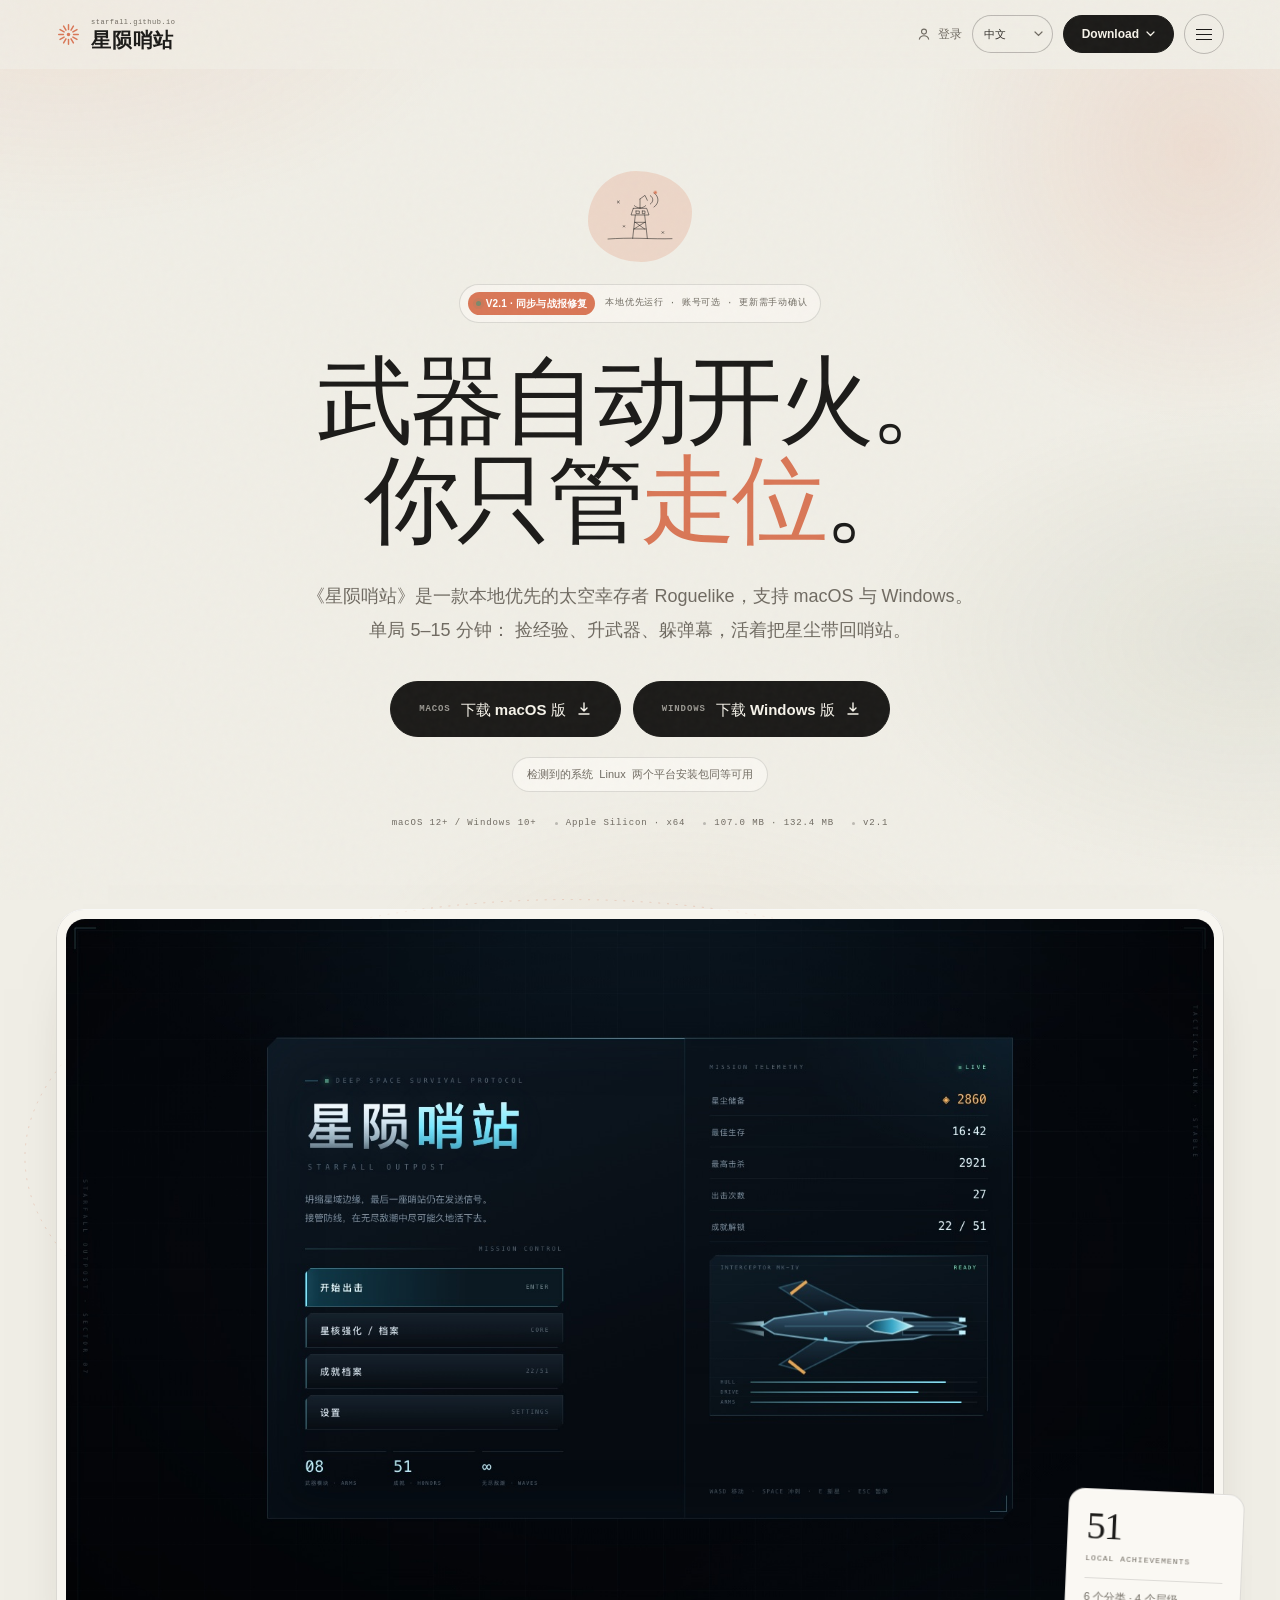
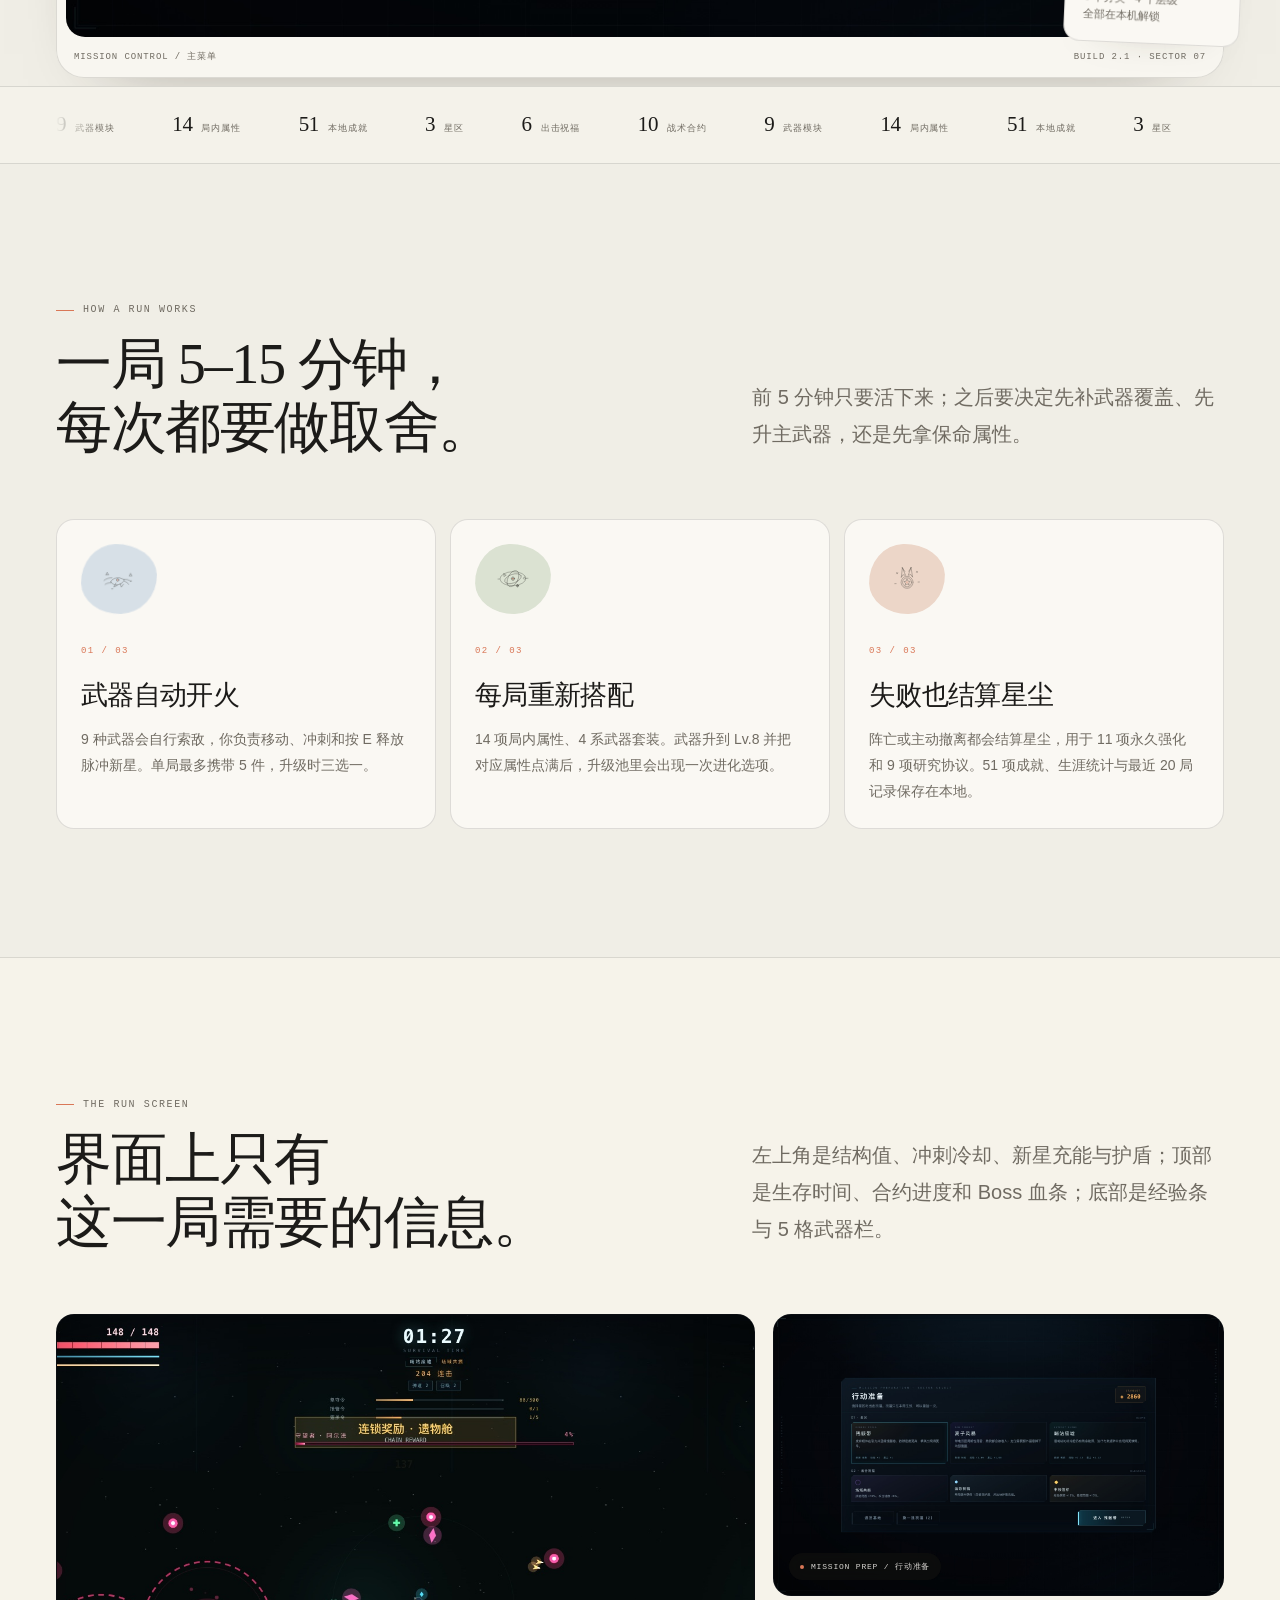
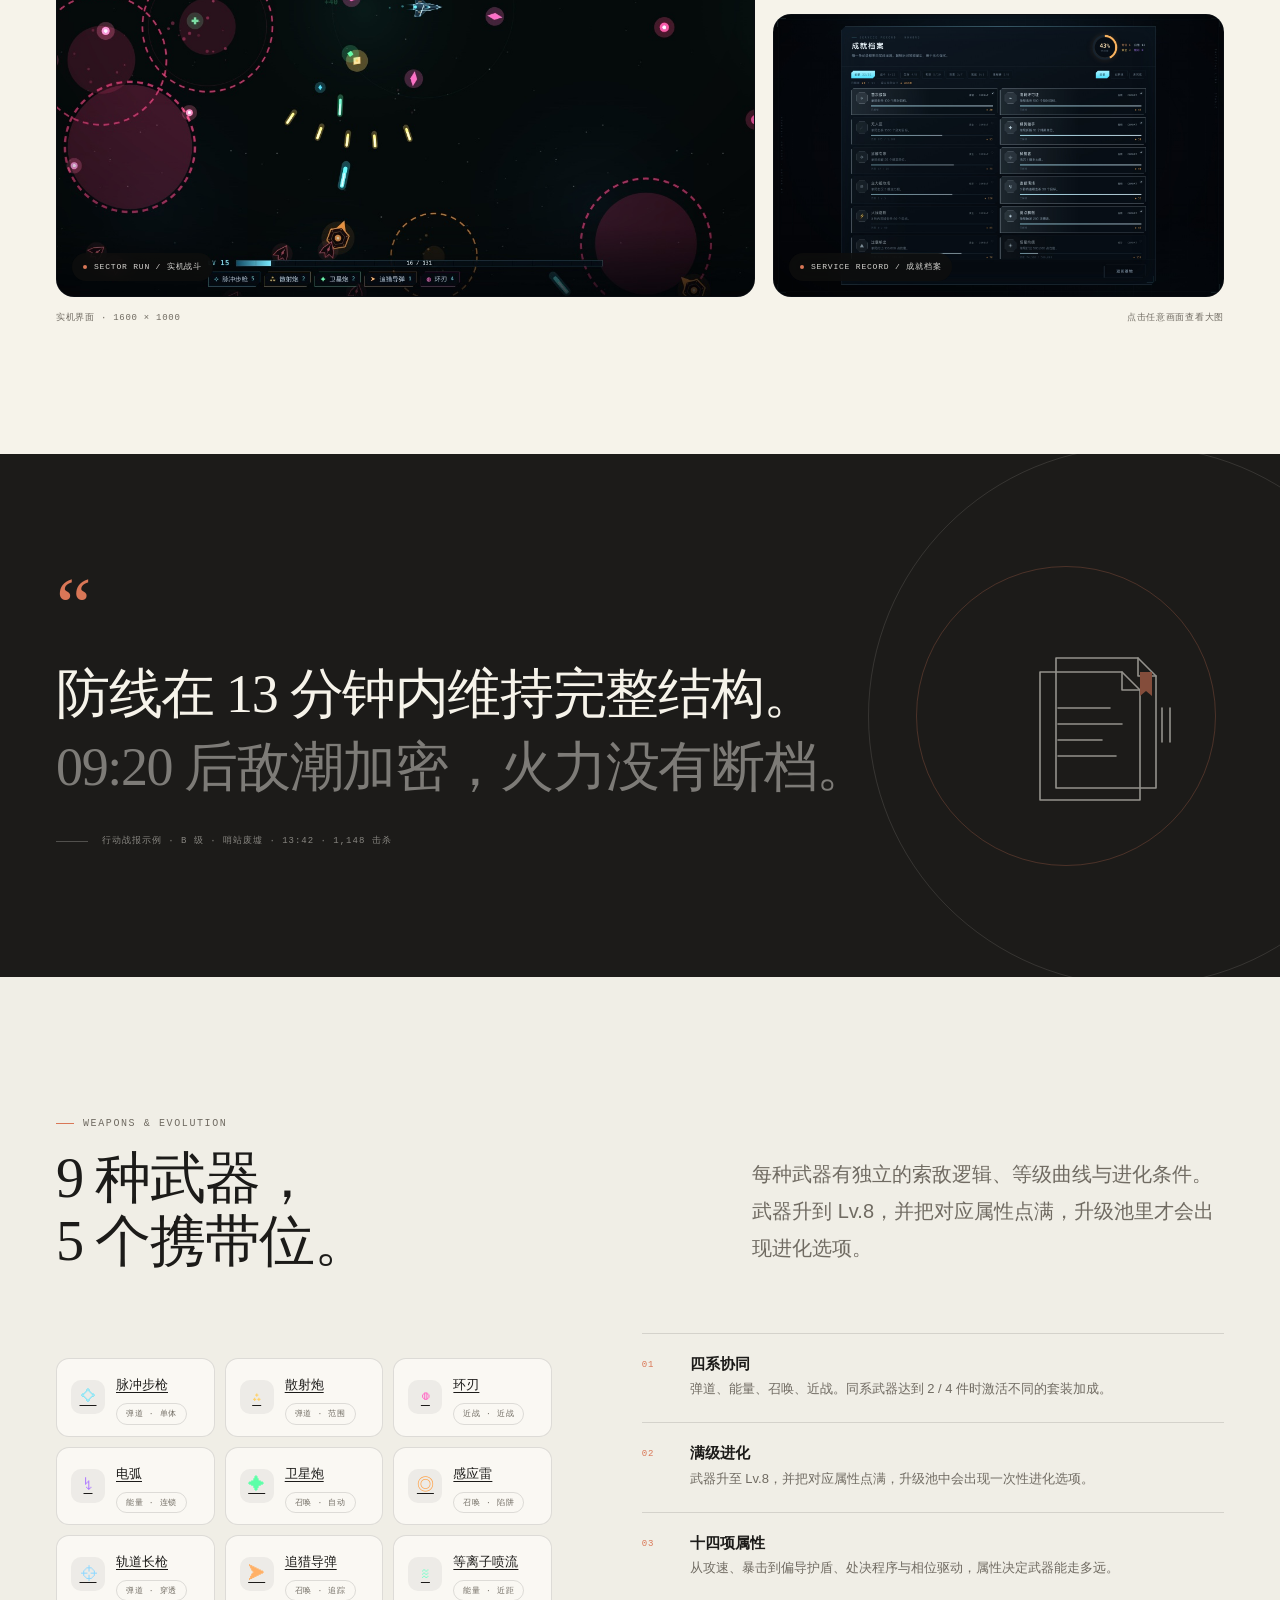
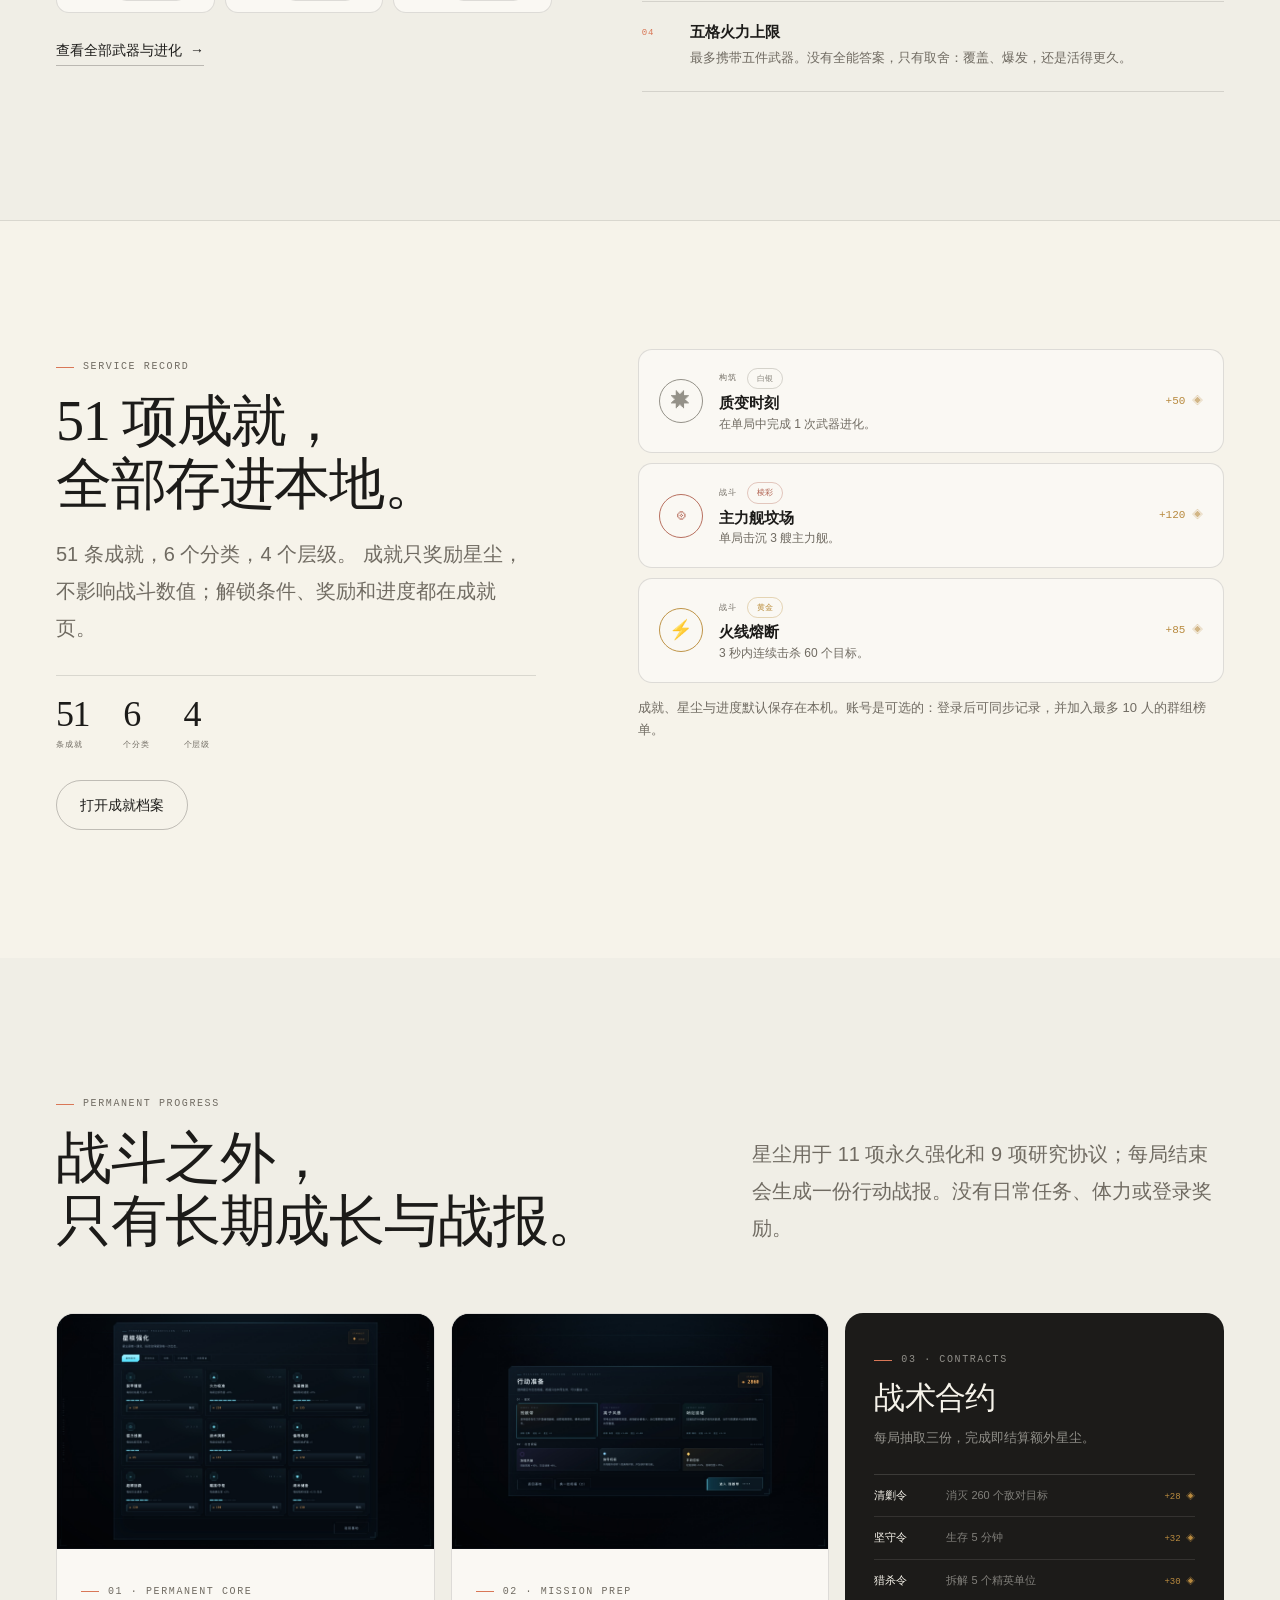
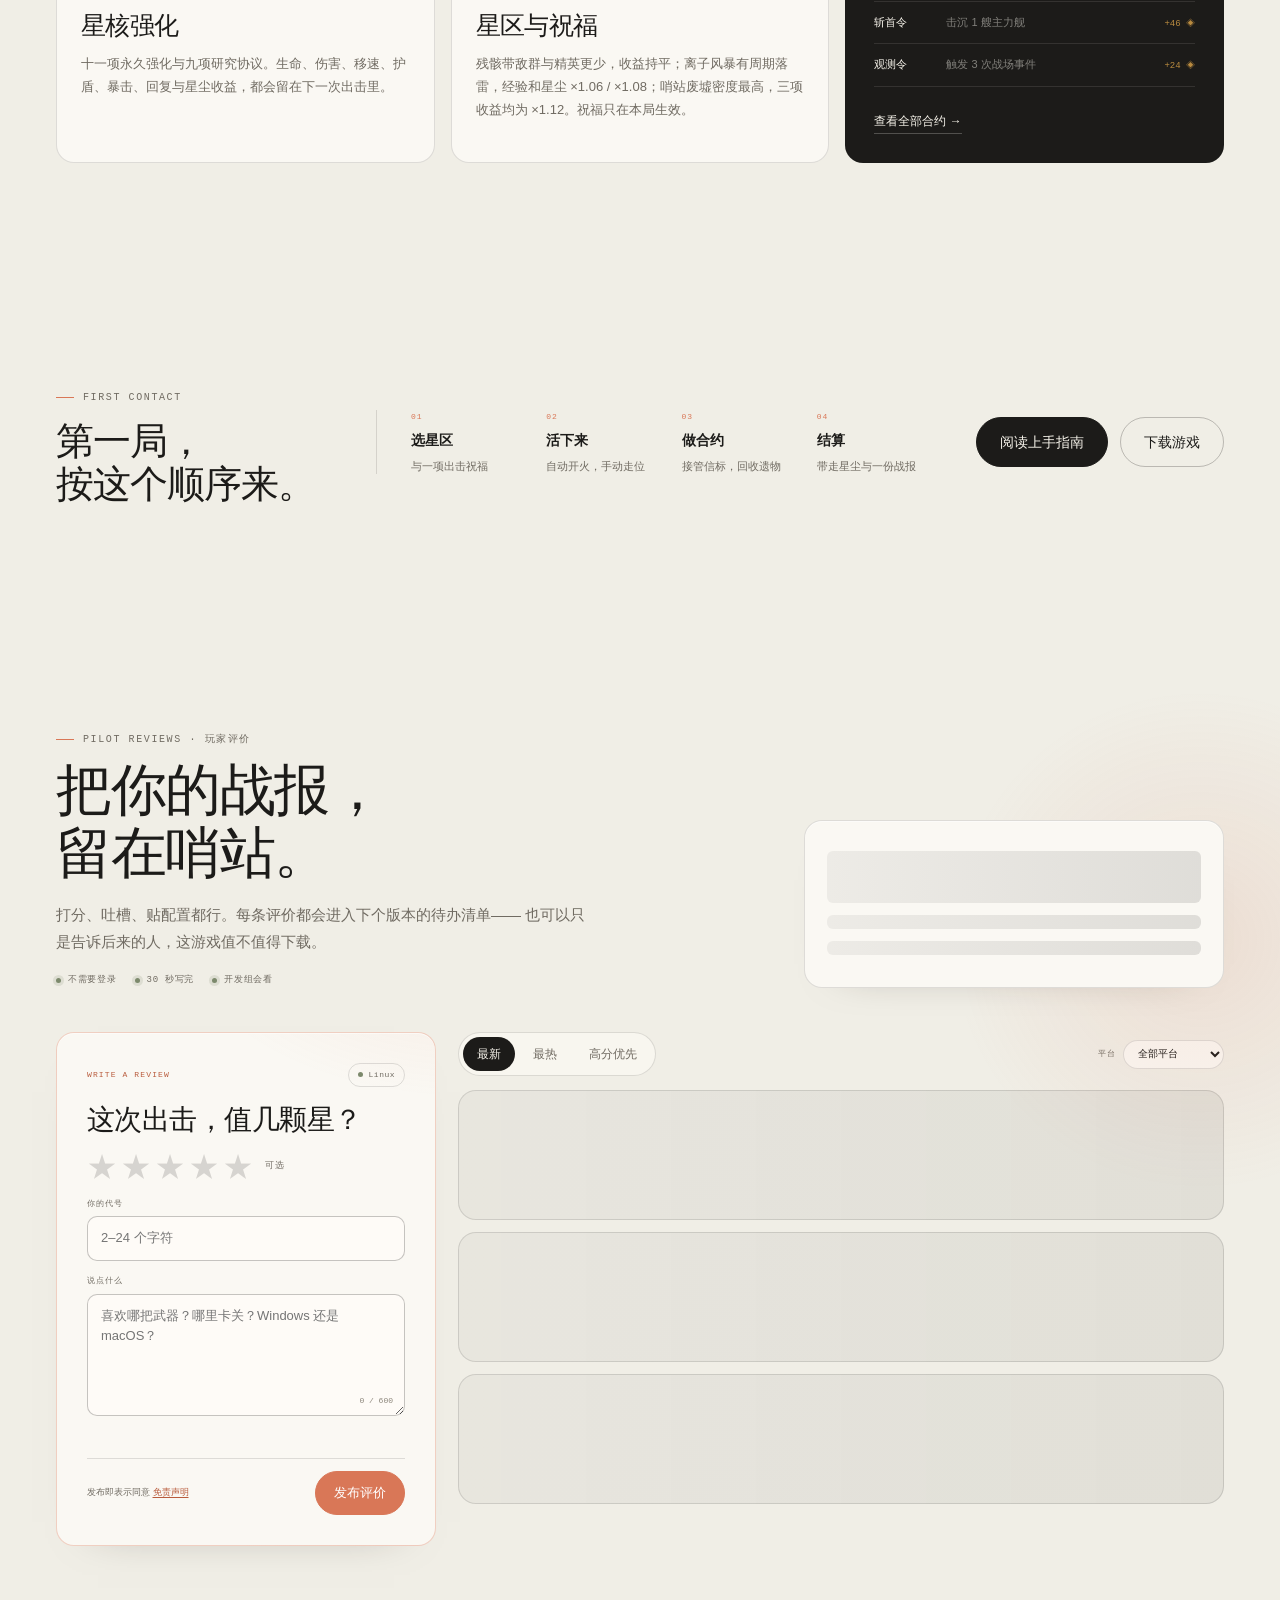
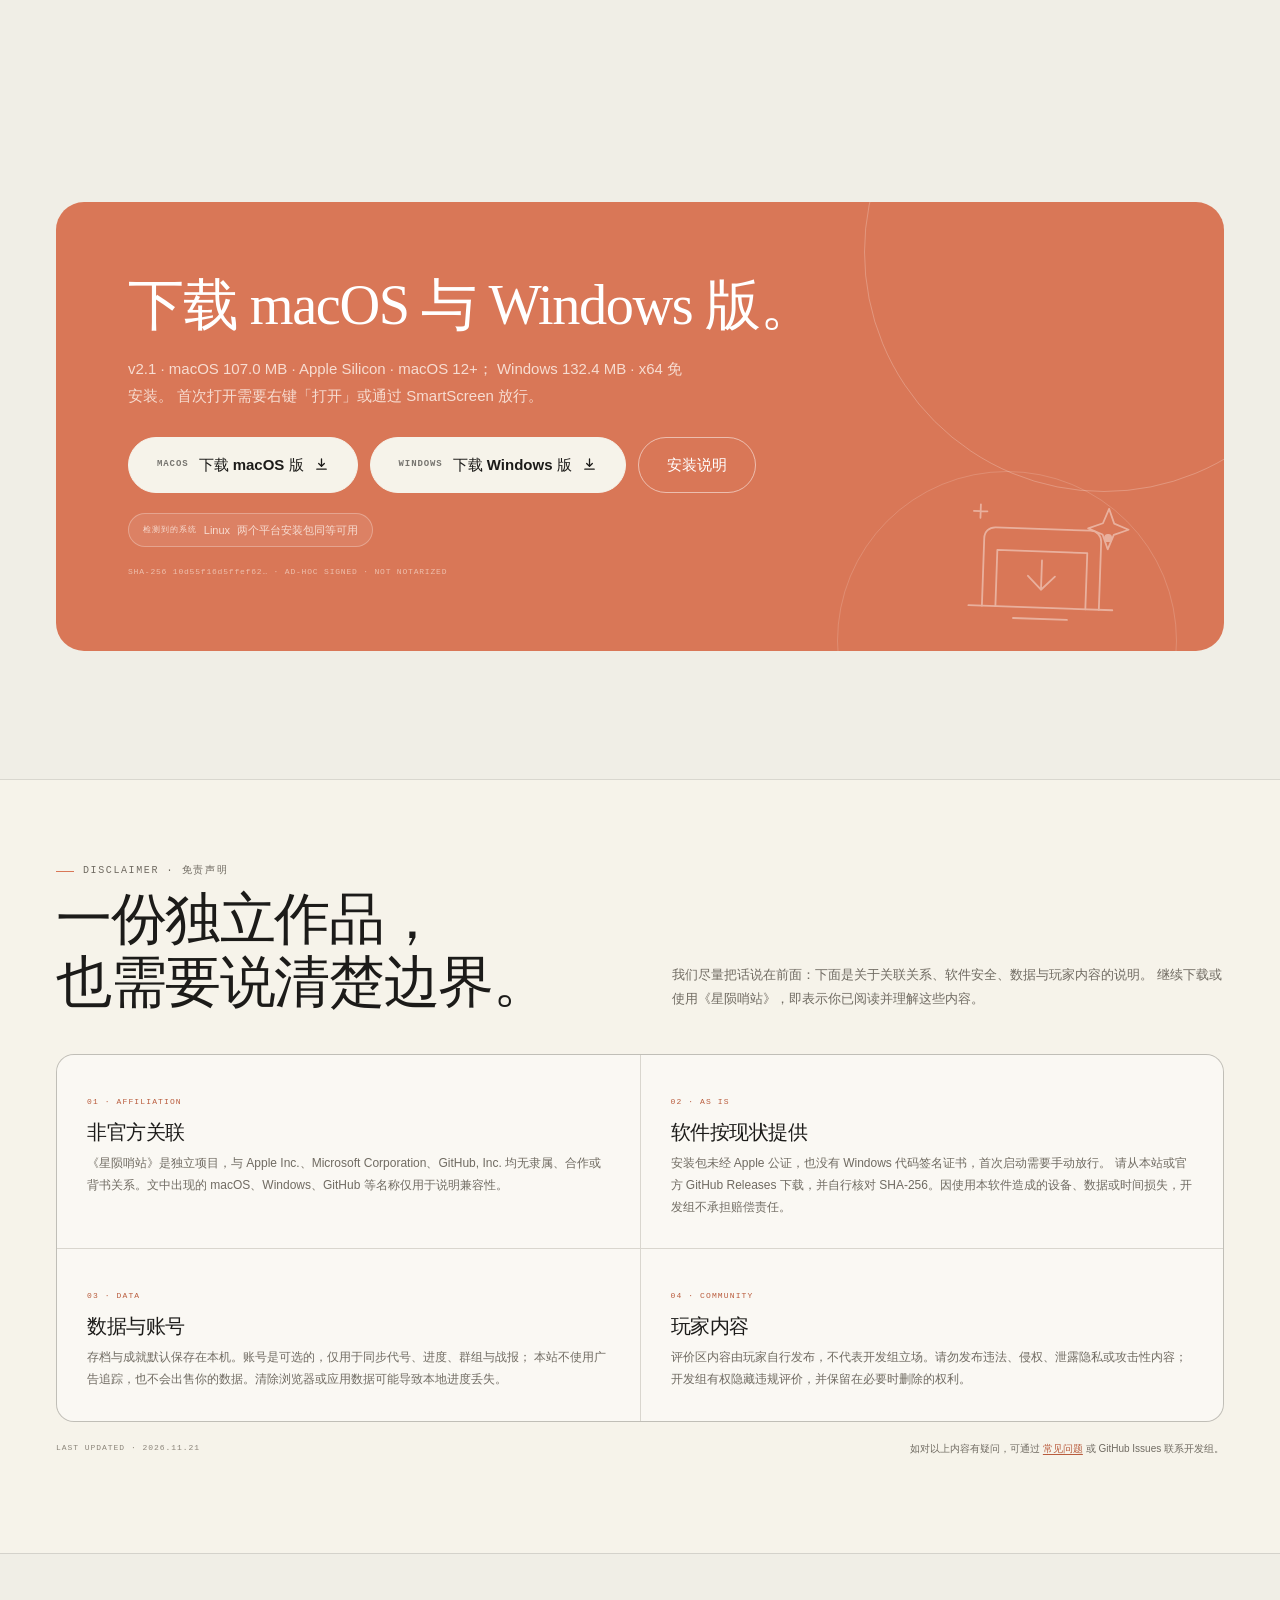
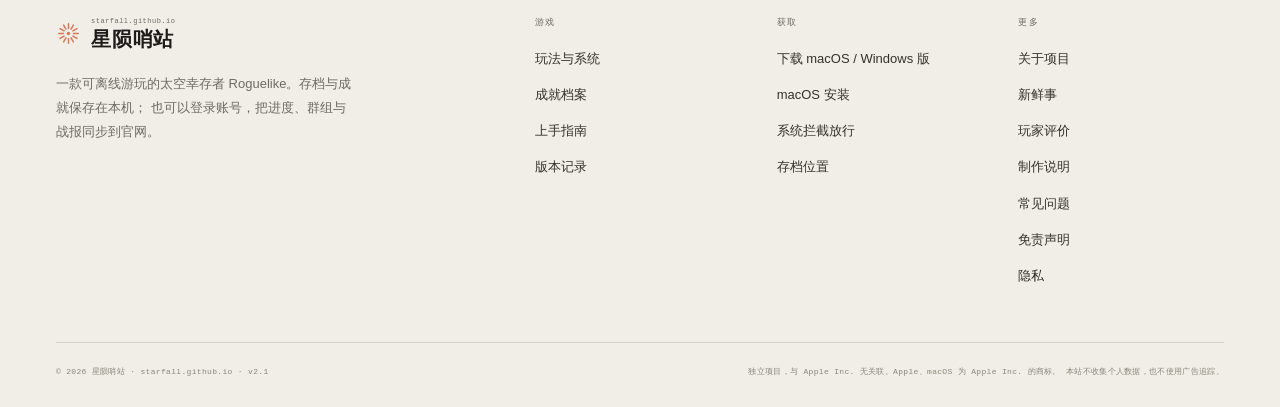
<file: index.html>
<!DOCTYPE html><html lang="zh-CN"> <head><meta charset="UTF-8"><meta name="viewport" content="width=device-width, initial-scale=1.0"><meta name="color-scheme" content="light"><meta name="theme-color" content="#f0eee6"><script>
      document.documentElement.classList.add('js')
      try {
        const supported = ['zh-CN', 'en', 'zh-TW', 'ja', 'fr', 'de', 'th', 'es']
        const query = new URLSearchParams(location.search).get('lang')
        const stored = localStorage.getItem('sf-lang')
        const lang = query || stored
        if (lang && lang !== 'zh-CN' && supported.includes(lang)) {
          document.documentElement.lang = lang
          document.documentElement.classList.add('i18n-pending')
        }
      } catch (error) {}
    </script><title>星陨哨站 · starfall.github.io</title><meta name="description" content="《星陨哨站》是一款本地优先的太空幸存者 Roguelike，支持 macOS 与 Windows：武器自动开火，你控制舰船移动、冲刺和释放脉冲新星。单局 5–15 分钟，包含 9 种武器、14 项局内属性、3 个星区与 51 项本地成就。"><link rel="canonical" href="https://luckbubby2014.github.io/"><link rel="icon" type="image/svg+xml" href="/favicon.svg"><link rel="apple-touch-icon" href="/images/app-icon.png"><meta property="og:type" content="website"><meta property="og:site_name" content="星陨哨站"><meta property="og:locale" content="zh_CN"><meta property="og:title" content="星陨哨站 · starfall.github.io"><meta property="og:description" content="《星陨哨站》是一款本地优先的太空幸存者 Roguelike，支持 macOS 与 Windows：武器自动开火，你控制舰船移动、冲刺和释放脉冲新星。单局 5–15 分钟，包含 9 种武器、14 项局内属性、3 个星区与 51 项本地成就。"><meta property="og:url" content="https://luckbubby2014.github.io/"><meta property="og:image" content="https://luckbubby2014.github.io/images/og.png"><meta property="og:image:width" content="1200"><meta property="og:image:height" content="630"><meta name="twitter:card" content="summary_large_image"><meta name="twitter:title" content="星陨哨站 · starfall.github.io"><meta name="twitter:description" content="《星陨哨站》是一款本地优先的太空幸存者 Roguelike，支持 macOS 与 Windows：武器自动开火，你控制舰船移动、冲刺和释放脉冲新星。单局 5–15 分钟，包含 9 种武器、14 项局内属性、3 个星区与 51 项本地成就。"><meta name="twitter:image" content="https://luckbubby2014.github.io/images/og.png"><script type="application/ld+json">{"@context":"https://schema.org","@type":"VideoGame","name":"星陨哨站","alternateName":"starfall.github.io","description":"《星陨哨站》是一款本地优先的太空幸存者 Roguelike，支持 macOS 与 Windows：武器自动开火，你控制舰船移动、冲刺和释放脉冲新星。单局 5–15 分钟，包含 9 种武器、14 项局内属性、3 个星区与 51 项本地成就。","genre":["Roguelike","Survivors-like","Shooter"],"gamePlatform":["macOS","Windows"],"operatingSystem":"macOS 12+, Windows 10+","applicationCategory":"GameApplication","softwareVersion":"2.1","inLanguage":"zh-CN","offers":{"@type":"Offer","price":"0","priceCurrency":"CNY"},"publisher":{"@type":"Organization","name":"starfall.github.io"}}</script><link rel="stylesheet" href="/_astro/about.BL5baXOC.css">
<link rel="stylesheet" href="/_astro/index.CJCDeUNA.css">
<style>.disclaimer-section[data-astro-cid-cukr4w5s]{padding:clamp(48px,7vw,84px) 0 clamp(56px,8vw,96px);border-top:1px solid var(--line);background:var(--paper-warm)}.disclaimer-head[data-astro-cid-cukr4w5s]{display:grid;grid-template-columns:minmax(0,1fr) minmax(0,1fr);gap:10px clamp(24px,5vw,72px);align-items:end;margin-bottom:clamp(26px,4vw,40px)}.disclaimer-head[data-astro-cid-cukr4w5s] .eyebrow[data-astro-cid-cukr4w5s]{grid-column:1 / -1}.disclaimer-head[data-astro-cid-cukr4w5s] h2[data-astro-cid-cukr4w5s]{margin:0}.disclaimer-head[data-astro-cid-cukr4w5s] p[data-astro-cid-cukr4w5s]{margin:0 0 4px;color:var(--muted);font-size:13px;line-height:1.8}.disclaimer-grid[data-astro-cid-cukr4w5s]{display:grid;grid-template-columns:repeat(2,minmax(0,1fr));gap:1px;border:1px solid var(--line);border-radius:var(--radius);background:var(--line);overflow:hidden}.disclaimer-grid[data-astro-cid-cukr4w5s] article[data-astro-cid-cukr4w5s]{padding:clamp(20px,3vw,30px);background:var(--paper-card)}.disclaimer-grid[data-astro-cid-cukr4w5s] .mono[data-astro-cid-cukr4w5s]{font-family:var(--font-mono);font-size:8px;letter-spacing:.14em;color:var(--clay-deep)}.disclaimer-grid[data-astro-cid-cukr4w5s] h3[data-astro-cid-cukr4w5s]{margin:8px 0;font-family:var(--font-serif);font-size:20px;font-weight:500}.disclaimer-grid[data-astro-cid-cukr4w5s] p[data-astro-cid-cukr4w5s]{margin:0;color:var(--muted);font-size:12px;line-height:1.8}.disclaimer-foot[data-astro-cid-cukr4w5s]{display:flex;align-items:center;justify-content:space-between;flex-wrap:wrap;gap:8px 20px;margin:18px 0 0;font-size:10px;color:var(--muted)}.disclaimer-foot[data-astro-cid-cukr4w5s] .mono[data-astro-cid-cukr4w5s]{font-family:var(--font-mono);font-size:8px;letter-spacing:.12em;color:var(--muted-light)}.disclaimer-foot[data-astro-cid-cukr4w5s] a[data-astro-cid-cukr4w5s]{color:var(--clay-deep)}@media(max-width:860px){.disclaimer-head[data-astro-cid-cukr4w5s]{grid-template-columns:1fr;align-items:start}.disclaimer-grid[data-astro-cid-cukr4w5s]{grid-template-columns:1fr}}
</style></head> <body class> <div class="ambient" aria-hidden="true"></div> <div class="scroll-progress" aria-hidden="true"><i></i></div> <a class="skip-link" href="#main">跳到主要内容</a> <header class="site-header" id="site-header" data-astro-cid-ctg3m53h> <div class="wrap header-inner" data-astro-cid-ctg3m53h> <a class="brand " href="/" aria-label="星陨哨站 · 首页"> <svg class="brand-mark" width="22" height="22" viewBox="0 0 32 32" fill="none" aria-hidden="true"> <g stroke="currentColor" stroke-width="1.9" stroke-linecap="round"> <line x1="16" y1="3.5" x2="16" y2="9.5" transform="rotate(0 16 16)"></line><line x1="16" y1="3.5" x2="16" y2="9.5" transform="rotate(30 16 16)"></line><line x1="16" y1="3.5" x2="16" y2="9.5" transform="rotate(60 16 16)"></line><line x1="16" y1="3.5" x2="16" y2="9.5" transform="rotate(90 16 16)"></line><line x1="16" y1="3.5" x2="16" y2="9.5" transform="rotate(120 16 16)"></line><line x1="16" y1="3.5" x2="16" y2="9.5" transform="rotate(150 16 16)"></line><line x1="16" y1="3.5" x2="16" y2="9.5" transform="rotate(180 16 16)"></line><line x1="16" y1="3.5" x2="16" y2="9.5" transform="rotate(210 16 16)"></line><line x1="16" y1="3.5" x2="16" y2="9.5" transform="rotate(240 16 16)"></line><line x1="16" y1="3.5" x2="16" y2="9.5" transform="rotate(270 16 16)"></line><line x1="16" y1="3.5" x2="16" y2="9.5" transform="rotate(300 16 16)"></line><line x1="16" y1="3.5" x2="16" y2="9.5" transform="rotate(330 16 16)"></line> </g> <circle cx="16" cy="16" r="2.2" fill="currentColor"></circle> </svg> <span class="brand-word"> <span class="brand-en">starfall.github.io</span> <span class="brand-cn">星陨哨站</span> </span> </a> <nav class="site-nav" aria-label="主导航" data-astro-cid-ctg3m53h> <a href="/" aria-current="page" data-astro-cid-ctg3m53h> 概览 </a><a href="/me" data-astro-cid-ctg3m53h> 飞行记录 </a><a href="/newsroom" data-astro-cid-ctg3m53h> 新鲜事 </a><a href="/group" data-astro-cid-ctg3m53h> 社区 </a><a href="/features" data-astro-cid-ctg3m53h> 玩法 </a><a href="/achievements" data-astro-cid-ctg3m53h> 成就 </a><a href="/faq" data-astro-cid-ctg3m53h> 问答 </a><a href="/about" data-astro-cid-ctg3m53h> 关于 </a> </nav> <div class="header-actions" data-astro-cid-ctg3m53h> <a class="account-link" href="/account" data-account-link aria-label="账号" data-astro-cid-ctg3m53h> <svg viewBox="0 0 20 20" fill="none" aria-hidden="true" data-astro-cid-ctg3m53h> <circle cx="10" cy="7" r="3.1" stroke="currentColor" stroke-width="1.4" data-astro-cid-ctg3m53h></circle> <path d="M4.2 16.4c.7-2.7 3-4.2 5.8-4.2s5.1 1.5 5.8 4.2" stroke="currentColor" stroke-width="1.4" stroke-linecap="round" data-astro-cid-ctg3m53h></path> </svg> <span data-account-label data-astro-cid-ctg3m53h>登录</span> </a> <div class="lang-switch" data-astro-cid-ctg3m53h> <select id="lang-select" aria-label="语言 / Language" data-astro-cid-ctg3m53h> <option value="zh-CN" data-astro-cid-ctg3m53h>中文</option> <option value="en" data-astro-cid-ctg3m53h>English</option> <option value="zh-TW" data-astro-cid-ctg3m53h>繁體中文</option> <option value="ja" data-astro-cid-ctg3m53h>日本語</option> <option value="fr" data-astro-cid-ctg3m53h>Français</option> <option value="de" data-astro-cid-ctg3m53h>Deutsch</option> <option value="th" data-astro-cid-ctg3m53h>ไทย</option> <option value="es" data-astro-cid-ctg3m53h>Español</option> </select> </div> <div class="download-menu" id="download-menu" data-astro-cid-ctg3m53h> <button class="btn btn--sm download-trigger" type="button" aria-haspopup="true" aria-expanded="false" aria-controls="download-menu-panel" data-astro-cid-ctg3m53h>
Download
<svg class="download-chevron" width="9" height="6" viewBox="0 0 9 6" fill="none" aria-hidden="true" data-astro-cid-ctg3m53h> <path d="M1 1l3.5 3.5L8 1" stroke="currentColor" stroke-width="1.2" stroke-linecap="round" stroke-linejoin="round" data-astro-cid-ctg3m53h></path> </svg> </button> <div class="download-panel" id="download-menu-panel" role="menu" aria-label="Download" hidden data-astro-cid-ctg3m53h> <div class="download-detect" data-platform-detect hidden data-astro-cid-ctg3m53h> <span class="mono" data-astro-cid-ctg3m53h>YOUR SYSTEM</span> <b data-platform-name data-astro-cid-ctg3m53h>识别中…</b> </div> <a role="menuitem" href="https://github.com/luckbubby2014/luckbubby2014.github.io/releases/download/v2.1/starfall-outpost-2.1-arm64.dmg" download="星陨哨站-2.1-arm64.dmg" data-download-platform="macos" data-astro-cid-ctg3m53h> <span class="dp-platform" data-astro-cid-ctg3m53h>macOS</span> <span class="dp-meta" data-astro-cid-ctg3m53h>v2.1 · 107.0 MB</span> <span class="dp-chip" data-astro-cid-ctg3m53h>Apple Silicon · DMG</span> </a> <a role="menuitem" href="https://github.com/luckbubby2014/luckbubby2014.github.io/releases/download/v2.1/starfall-outpost-2.1-win-x64.zip" download="星陨哨站-2.1-win-x64.zip" data-download-platform="windows" data-astro-cid-ctg3m53h> <span class="dp-platform" data-astro-cid-ctg3m53h>Windows</span> <span class="dp-meta" data-astro-cid-ctg3m53h>v2.1 · 132.4 MB</span> <span class="dp-chip" data-astro-cid-ctg3m53h>x64 · ZIP</span> </a> <a class="dp-all" role="menuitem" href="/download" data-astro-cid-ctg3m53h>所有下载与安装说明 <span aria-hidden="true" data-astro-cid-ctg3m53h>→</span></a> </div> </div> <button class="nav-toggle" type="button" aria-expanded="false" aria-controls="mobile-nav" aria-label="打开菜单" data-astro-cid-ctg3m53h> <span data-astro-cid-ctg3m53h></span> </button> </div> </div> </header> <div class="nav-scrim" id="nav-scrim" hidden data-astro-cid-ctg3m53h></div> <aside class="mobile-nav" id="mobile-nav" role="dialog" aria-modal="true" aria-label="导航" aria-hidden="true" data-astro-cid-ctg3m53h> <div class="mobile-nav-head" data-astro-cid-ctg3m53h> <span class="mono" data-astro-cid-ctg3m53h>STARFALL OUTPOST</span> <button class="mobile-nav-close" type="button" aria-label="关闭菜单" data-astro-cid-ctg3m53h> <svg width="14" height="14" viewBox="0 0 14 14" fill="none" aria-hidden="true" data-astro-cid-ctg3m53h> <path d="M2 2l10 10M12 2L2 12" stroke="currentColor" stroke-width="1.5" stroke-linecap="round" data-astro-cid-ctg3m53h></path> </svg> </button> </div> <div class="mobile-nav-body" data-astro-cid-ctg3m53h> <div class="mobile-nav-detect" data-platform-detect hidden data-astro-cid-ctg3m53h> <span class="mono" data-astro-cid-ctg3m53h>检测到的系统</span> <b data-platform-name data-astro-cid-ctg3m53h>识别中…</b> <span class="mobile-nav-detect-note" data-astro-cid-ctg3m53h>两个平台安装包同等可用</span> </div> <div class="mobile-nav-downloads" data-astro-cid-ctg3m53h> <a class="btn" href="https://github.com/luckbubby2014/luckbubby2014.github.io/releases/download/v2.1/starfall-outpost-2.1-arm64.dmg" download="星陨哨站-2.1-arm64.dmg" data-download-platform="macos" data-astro-cid-ctg3m53h> <span class="mono" data-astro-cid-ctg3m53h>macOS</span>
下载 macOS 版
</a> <a class="btn" href="https://github.com/luckbubby2014/luckbubby2014.github.io/releases/download/v2.1/starfall-outpost-2.1-win-x64.zip" download="星陨哨站-2.1-win-x64.zip" data-download-platform="windows" data-astro-cid-ctg3m53h> <span class="mono" data-astro-cid-ctg3m53h>Windows</span>
下载 Windows 版
</a> </div> <nav class="mobile-nav-links" aria-label="导航" data-astro-cid-ctg3m53h> <a href="/" aria-current="page" data-astro-cid-ctg3m53h> 概览 <span data-astro-cid-ctg3m53h>01</span> </a><a href="/me" data-astro-cid-ctg3m53h> 飞行记录 <span data-astro-cid-ctg3m53h>02</span> </a><a href="/newsroom" data-astro-cid-ctg3m53h> 新鲜事 <span data-astro-cid-ctg3m53h>03</span> </a><a href="/group" data-astro-cid-ctg3m53h> 社区 <span data-astro-cid-ctg3m53h>04</span> </a><a href="/features" data-astro-cid-ctg3m53h> 玩法 <span data-astro-cid-ctg3m53h>05</span> </a><a href="/achievements" data-astro-cid-ctg3m53h> 成就 <span data-astro-cid-ctg3m53h>06</span> </a><a href="/guide" data-astro-cid-ctg3m53h> 指南 <span data-astro-cid-ctg3m53h>07</span> </a><a href="/changelog" data-astro-cid-ctg3m53h> 版本 <span data-astro-cid-ctg3m53h>08</span> </a><a href="/faq" data-astro-cid-ctg3m53h> 问答 <span data-astro-cid-ctg3m53h>09</span> </a><a href="/about" data-astro-cid-ctg3m53h> 关于 <span data-astro-cid-ctg3m53h>10</span> </a><a href="/download" data-astro-cid-ctg3m53h> 下载 <span data-astro-cid-ctg3m53h>11</span> </a> </nav> </div> <div class="mobile-nav-foot" data-astro-cid-ctg3m53h> <a class="mobile-nav-account" href="/account" data-account-link data-account-mobile data-astro-cid-ctg3m53h> <svg viewBox="0 0 20 20" fill="none" aria-hidden="true" data-astro-cid-ctg3m53h> <circle cx="10" cy="7" r="3.1" stroke="currentColor" stroke-width="1.4" data-astro-cid-ctg3m53h></circle> <path d="M4.2 16.4c.7-2.7 3-4.2 5.8-4.2s5.1 1.5 5.8 4.2" stroke="currentColor" stroke-width="1.4" stroke-linecap="round" data-astro-cid-ctg3m53h></path> </svg> <span data-account-label-mobile data-astro-cid-ctg3m53h>账号</span> </a> <a class="mobile-nav-guide" href="/download" data-astro-cid-ctg3m53h>所有下载与安装说明 <span aria-hidden="true" data-astro-cid-ctg3m53h>→</span></a> <div class="mobile-nav-meta" data-astro-cid-ctg3m53h> <span class="mono" data-astro-cid-ctg3m53h>V2.1 · MACOS + WINDOWS</span> <span data-astro-cid-ctg3m53h>离线优先 · 账号可选</span> </div> </div> </aside> <script type="module" src="/_astro/SiteHeader.astro_astro_type_script_index_0_lang.KUBXHaD1.js"></script>  <main id="main">  <section class="hero" data-astro-cid-j7pv25f6> <div class="wrap" data-astro-cid-j7pv25f6> <div class="hero-copy" data-astro-cid-j7pv25f6> <div class="art-plate art-plate--clay hero-art" aria-hidden="true" data-astro-cid-j7pv25f6> <svg class="line-art line-art--beacon" viewBox="0 0 240 200" fill="none" aria-hidden="true"> <g class="art-lines" stroke="currentColor" stroke-width="1.6" stroke-linecap="round" stroke-linejoin="round">  <path pathLength="1" style="--i:0" d="M24 168c30-2 60-3 96-2 38 1 68 2 96 1"></path> <path pathLength="1" style="--i:1" d="M98 166 106 96m36 70-8-70"></path> <path pathLength="1" style="--i:2" d="M102 138h36M104 118h32M102 138l32-20M134 138l-28-20"></path> <path pathLength="1" style="--i:3" d="M100 76h40l7 20H93z"></path> <path pathLength="1" style="--i:4" d="M108 84h10v8h-10zM127 84h8v8h-8z"></path> <path pathLength="1" style="--i:5" d="M120 76V48"></path> <path pathLength="1" style="--i:6" d="M103 68c9 9 25 9 34 0"></path> <path pathLength="1" style="--i:7" d="M120 48l15-11 7 15"></path> <path pathLength="1" style="--i:8" d="M151 38c10 6 10 19 0 25M162 30c16 10 16 32 0 42"></path> <path pathLength="1" style="--i:9" d="M52 54l6 6m-6 0 6-6M186 146l5 5m-5 0 5-5M70 128l4 4m-4 0 4-4"></path>           </g> <g class="art-accent"> <circle cx="166" cy="28" r="4.6"></circle>          </g> </svg> </div> <div class="hero-badge" data-astro-cid-j7pv25f6> <span class="pill" data-astro-cid-j7pv25f6><span class="dot" data-astro-cid-j7pv25f6></span>V2.1 · 同步与战报修复</span> <span data-astro-cid-j7pv25f6>本地优先运行 · 账号可选 · 更新需手动确认</span> </div> <h1 data-astro-cid-j7pv25f6> <span class="line" data-astro-cid-j7pv25f6>武器自动开火。</span> <span class="line" data-astro-cid-j7pv25f6>你只管<em data-astro-cid-j7pv25f6>走位</em>。</span> </h1> <p class="hero-sub" data-astro-cid-j7pv25f6>
《星陨哨站》是一款本地优先的太空幸存者 Roguelike，支持 macOS 与 Windows。单局 5–15 分钟：
          捡经验、升武器、躲弹幕，活着把星尘带回哨站。
</p> <div class="hero-actions" data-astro-cid-j7pv25f6> <a class="btn btn--lg" href="https://github.com/luckbubby2014/luckbubby2014.github.io/releases/download/v2.1/starfall-outpost-2.1-arm64.dmg" download="星陨哨站-2.1-arm64.dmg" data-download-platform="macos" data-astro-cid-j7pv25f6> <span class="btn-platform" data-astro-cid-j7pv25f6>macOS</span>
下载 macOS 版
<svg width="16" height="16" viewBox="0 0 16 16" fill="none" aria-hidden="true" data-astro-cid-j7pv25f6> <path d="M8 2v8m0 0 3-3m-3 3L5 7M3 13h10" stroke="currentColor" stroke-width="1.4" stroke-linecap="round" stroke-linejoin="round" data-astro-cid-j7pv25f6></path> </svg> </a> <a class="btn btn--lg" href="https://github.com/luckbubby2014/luckbubby2014.github.io/releases/download/v2.1/starfall-outpost-2.1-win-x64.zip" download="星陨哨站-2.1-win-x64.zip" data-download-platform="windows" data-astro-cid-j7pv25f6> <span class="btn-platform" data-astro-cid-j7pv25f6>Windows</span>
下载 Windows 版
<svg width="16" height="16" viewBox="0 0 16 16" fill="none" aria-hidden="true" data-astro-cid-j7pv25f6> <path d="M8 2v8m0 0 3-3m-3 3L5 7M3 13h10" stroke="currentColor" stroke-width="1.4" stroke-linecap="round" stroke-linejoin="round" data-astro-cid-j7pv25f6></path> </svg> </a> </div> <p class="hero-detect" data-platform-detect hidden data-astro-cid-j7pv25f6> <span data-astro-cid-j7pv25f6>检测到的系统</span> <b data-platform-name data-astro-cid-j7pv25f6>识别中…</b> <span data-astro-cid-j7pv25f6>两个平台安装包同等可用</span> </p> <div class="hero-meta" data-astro-cid-j7pv25f6> <span data-astro-cid-j7pv25f6>macOS 12+ / Windows 10+</span> <span data-astro-cid-j7pv25f6>Apple Silicon · x64</span> <span data-astro-cid-j7pv25f6>107.0 MB · 132.4 MB</span> <span data-astro-cid-j7pv25f6>v2.1</span> </div> </div> <div class="hero-visual" data-astro-cid-j7pv25f6> <svg class="hero-orbit" viewBox="0 0 1200 620" fill="none" aria-hidden="true" data-astro-cid-j7pv25f6> <ellipse cx="600" cy="310" rx="560" ry="265" stroke="currentColor" stroke-width="0.8" stroke-dasharray="2 7" data-astro-cid-j7pv25f6></ellipse> <ellipse cx="600" cy="310" rx="430" ry="195" stroke="currentColor" stroke-width="0.7" opacity=".65" data-astro-cid-j7pv25f6></ellipse> <circle cx="600" cy="310" r="3" fill="currentColor" data-astro-cid-j7pv25f6></circle> <circle cx="160" cy="310" r="4" fill="currentColor" data-astro-cid-j7pv25f6></circle> <circle cx="1025" cy="170" r="2.5" fill="currentColor" data-astro-cid-j7pv25f6></circle> </svg> <figure class="hero-shot" data-astro-cid-j7pv25f6> <img src="/images/menu.jpg" width="1600" height="1000" alt="《星陨哨站》主菜单：深空中的任务控制台、战舰与作战遥测" fetchpriority="high" data-astro-cid-j7pv25f6> <figcaption data-astro-cid-j7pv25f6> <span data-astro-cid-j7pv25f6>MISSION CONTROL / 主菜单</span> <span data-astro-cid-j7pv25f6>BUILD 2.1 · SECTOR 07</span> </figcaption> </figure> <aside class="hero-float" aria-label="成就统计" data-astro-cid-j7pv25f6> <div class="num" data-astro-cid-j7pv25f6>51</div> <div class="label" data-astro-cid-j7pv25f6>LOCAL ACHIEVEMENTS</div> <div class="rule" data-astro-cid-j7pv25f6></div> <div class="tiny" data-astro-cid-j7pv25f6>6 个分类 · 4 个层级<br data-astro-cid-j7pv25f6>全部在本机解锁</div> </aside> </div> </div> </section> <div class="ticker" aria-label="内容概览" data-astro-cid-j7pv25f6> <div class="wrap ticker-inner" data-astro-cid-j7pv25f6> <div class="ticker-track" data-astro-cid-j7pv25f6> <span class="ticker-item" data-astro-cid-j7pv25f6><b data-astro-cid-j7pv25f6>9</b> 武器模块</span><span class="ticker-item" data-astro-cid-j7pv25f6><b data-astro-cid-j7pv25f6>14</b> 局内属性</span><span class="ticker-item" data-astro-cid-j7pv25f6><b data-astro-cid-j7pv25f6>51</b> 本地成就</span><span class="ticker-item" data-astro-cid-j7pv25f6><b data-astro-cid-j7pv25f6>3</b> 星区</span><span class="ticker-item" data-astro-cid-j7pv25f6><b data-astro-cid-j7pv25f6>6</b> 出击祝福</span><span class="ticker-item" data-astro-cid-j7pv25f6><b data-astro-cid-j7pv25f6>10</b> 战术合约</span> </div> <div class="ticker-track" aria-hidden="true" data-astro-cid-j7pv25f6> <span class="ticker-item" data-astro-cid-j7pv25f6><b data-astro-cid-j7pv25f6>9</b> 武器模块</span><span class="ticker-item" data-astro-cid-j7pv25f6><b data-astro-cid-j7pv25f6>14</b> 局内属性</span><span class="ticker-item" data-astro-cid-j7pv25f6><b data-astro-cid-j7pv25f6>51</b> 本地成就</span><span class="ticker-item" data-astro-cid-j7pv25f6><b data-astro-cid-j7pv25f6>3</b> 星区</span><span class="ticker-item" data-astro-cid-j7pv25f6><b data-astro-cid-j7pv25f6>6</b> 出击祝福</span><span class="ticker-item" data-astro-cid-j7pv25f6><b data-astro-cid-j7pv25f6>10</b> 战术合约</span> </div> </div> </div> <section class="section" data-astro-cid-j7pv25f6> <div class="wrap" data-astro-cid-j7pv25f6> <div class="section-head"> <div> <div class="eyebrow">HOW A RUN WORKS</div> <h2>一局 5–15 分钟，<br />每次都要做取舍。</h2> </div> <p class="lede">前 5 分钟只要活下来；之后要决定先补武器覆盖、先升主武器，还是先拿保命属性。</p> </div> <div class="pillar-grid" data-reveal data-astro-cid-j7pv25f6> <article class="pillar" data-astro-cid-j7pv25f6> <div class="art-plate art-plate--sky pillar-art" aria-hidden="true" data-astro-cid-j7pv25f6> <svg class="line-art line-art--ship" viewBox="0 0 240 200" fill="none" aria-hidden="true"> <g class="art-lines" stroke="currentColor" stroke-width="1.6" stroke-linecap="round" stroke-linejoin="round">   <path pathLength="1" style="--i:0" d="M30 108c16-11 31-15 48-14M36 132c12-7 23-9 36-8"></path> <path pathLength="1" style="--i:1" d="M70 116c10-16 32-24 54-21l27 11c-4 18-25 31-49 31-14 0-26-8-32-21Z"></path> <path pathLength="1" style="--i:2" d="M101 126l-13 23 21-9M127 131l6 20 13-17"></path> <path pathLength="1" style="--i:3" d="M151 106c16-2 28 3 38 11M153 117c12 4 20 10 24 18"></path> <circle pathLength="1" style="--i:4" cx="112" cy="108" r="8"></circle> <path pathLength="1" style="--i:5" d="M50 62l9 13H41zM190 72l9 13h-18zM74 160h8M188 116h8"></path>          </g> <g class="art-accent">  <circle cx="112" cy="108" r="3.4"></circle>         </g> </svg> </div> <span class="n" data-astro-cid-j7pv25f6>01 / 03</span> <h3 data-astro-cid-j7pv25f6>武器自动开火</h3> <p data-astro-cid-j7pv25f6>9 种武器会自行索敌，你负责移动、冲刺和按 E 释放脉冲新星。单局最多携带 5 件，升级时三选一。</p> </article><article class="pillar" data-astro-cid-j7pv25f6> <div class="art-plate art-plate--sage pillar-art" aria-hidden="true" data-astro-cid-j7pv25f6> <svg class="line-art line-art--weapons" viewBox="0 0 240 200" fill="none" aria-hidden="true"> <g class="art-lines" stroke="currentColor" stroke-width="1.6" stroke-linecap="round" stroke-linejoin="round">    <ellipse pathLength="1" style="--i:0" cx="120" cy="100" rx="78" ry="42"></ellipse> <ellipse pathLength="1" style="--i:1" cx="120" cy="100" rx="52" ry="26" transform="rotate(-18 120 100)"></ellipse> <ellipse pathLength="1" style="--i:2" cx="120" cy="100" rx="30" ry="52" transform="rotate(28 120 100)"></ellipse> <circle pathLength="1" style="--i:3" cx="120" cy="100" r="10"></circle> <path pathLength="1" style="--i:4" d="M120 90v20M110 100h20"></path> <path pathLength="1" style="--i:5" d="M188 92l7 7-7 7-7-7zM66 70l14 8-14 8z"></path> <circle pathLength="1" style="--i:6" cx="146" cy="143" r="7"></circle> <path pathLength="1" style="--i:7" d="M146 136v14M139 143h14M30 100h8M202 100h8"></path>         </g> <g class="art-accent">   <circle cx="120" cy="100" r="3.6"></circle>        </g> </svg> </div> <span class="n" data-astro-cid-j7pv25f6>02 / 03</span> <h3 data-astro-cid-j7pv25f6>每局重新搭配</h3> <p data-astro-cid-j7pv25f6>14 项局内属性、4 系武器套装。武器升到 Lv.8 并把对应属性点满后，升级池里会出现一次进化选项。</p> </article><article class="pillar" data-astro-cid-j7pv25f6> <div class="art-plate art-plate--clay pillar-art" aria-hidden="true" data-astro-cid-j7pv25f6> <svg class="line-art line-art--medal" viewBox="0 0 240 200" fill="none" aria-hidden="true"> <g class="art-lines" stroke="currentColor" stroke-width="1.6" stroke-linecap="round" stroke-linejoin="round">     <path pathLength="1" style="--i:0" d="M94 34l18 46-16-4-10 16zM146 34l-18 46 16-4 10 16z"></path> <path pathLength="1" style="--i:1" d="M94 34l14 22M146 34l-14 22"></path> <circle pathLength="1" style="--i:2" cx="120" cy="122" r="36"></circle> <circle pathLength="1" style="--i:3" cx="120" cy="122" r="27"></circle> <path pathLength="1" style="--i:4" d="M120 103l6 12 13 2-10 9 3 13-12-7-12 7 3-13-10-9 13-2z"></path> <path pathLength="1" style="--i:5" d="M58 62l7 7m-7 0 7-7M178 58l6 6m-6 0 6-6M186 122h8M46 128h8"></path>        </g> <g class="art-accent">    <circle cx="120" cy="122" r="4.2"></circle>       </g> </svg> </div> <span class="n" data-astro-cid-j7pv25f6>03 / 03</span> <h3 data-astro-cid-j7pv25f6>失败也结算星尘</h3> <p data-astro-cid-j7pv25f6>阵亡或主动撤离都会结算星尘，用于 11 项永久强化和 9 项研究协议。51 项成就、生涯统计与最近 20 局记录保存在本地。</p> </article> </div> </div> </section> <section class="section section--paper-warm section--line" data-astro-cid-j7pv25f6> <div class="wrap" data-astro-cid-j7pv25f6> <div class="section-head"> <div> <div class="eyebrow">THE RUN SCREEN</div> <h2>界面上只有<br />这一局需要的信息。</h2> </div> <p class="lede">左上角是结构值、冲刺冷却、新星充能与护盾；顶部是生存时间、合约进度和 Boss 血条；底部是经验条与 5 格武器栏。</p> </div> <div class="media-grid" data-astro-cid-j7pv25f6> <figure class="shot shot--main" data-lightbox data-astro-cid-j7pv25f6> <img src="/images/gameplay.jpg" width="1600" height="1000" alt="战斗中：玩家舰船在哨站废墟中穿行，周围布满敌群、弹道与预警圈" loading="lazy" data-astro-cid-j7pv25f6> <figcaption data-astro-cid-j7pv25f6>SECTOR RUN / 实机战斗</figcaption> </figure> <figure class="shot shot--small" data-lightbox data-astro-cid-j7pv25f6> <img src="/images/prep.jpg" width="1600" height="1000" alt="行动准备界面：选择星区与出击祝福" loading="lazy" data-astro-cid-j7pv25f6> <figcaption data-astro-cid-j7pv25f6>MISSION PREP / 行动准备</figcaption> </figure> <figure class="shot shot--small" data-lightbox data-astro-cid-j7pv25f6> <img src="/images/achievements.jpg" width="1600" height="1000" alt="成就档案界面：分类、层级、完成度与解锁进度" loading="lazy" data-astro-cid-j7pv25f6> <figcaption data-astro-cid-j7pv25f6>SERVICE RECORD / 成就档案</figcaption> </figure> </div> <div class="caption-row" data-astro-cid-j7pv25f6> <span data-astro-cid-j7pv25f6>实机界面 · 1600 × 1000</span> <span data-astro-cid-j7pv25f6>点击任意画面查看大图</span> </div> </div> </section> <section class="section quote-section section--ink" data-astro-cid-j7pv25f6> <div class="wrap quote-grid" data-astro-cid-j7pv25f6> <div data-astro-cid-j7pv25f6> <div class="quote-mark" aria-hidden="true" data-astro-cid-j7pv25f6>“</div> <blockquote class="pullquote" data-astro-cid-j7pv25f6>
防线在 13 分钟内维持完整结构。<span class="muted" data-astro-cid-j7pv25f6>09:20 后敌潮加密，火力没有断档。</span> </blockquote> <div class="quote-source" data-astro-cid-j7pv25f6>行动战报示例 · B 级 · 哨站废墟 · 13:42 · 1,148 击杀</div> </div> <div class="quote-art" aria-hidden="true" data-astro-cid-j7pv25f6> <svg class="line-art line-art--logbook" viewBox="0 0 240 200" fill="none" aria-hidden="true"> <g class="art-lines" stroke="currentColor" stroke-width="1.6" stroke-linecap="round" stroke-linejoin="round">         <path pathLength="1" style="--i:0" d="M72 42h82l18 18v112H72z"></path> <path pathLength="1" style="--i:1" d="M154 42v18h18"></path> <path pathLength="1" style="--i:2" d="M56 56h82l18 18v110H56z"></path> <path pathLength="1" style="--i:3" d="M138 56v18h18"></path> <path pathLength="1" style="--i:4" d="M74 92h52M74 108h64M74 124h44M74 140h58"></path> <path pathLength="1" style="--i:5" d="M186 92v34M178 92v34"></path>    </g> <g class="art-accent">        <path d="M168 56v24l-6-5-6 5V56z"></path>   </g> </svg> </div> </div> </section> <section class="section" data-astro-cid-j7pv25f6> <div class="wrap" data-astro-cid-j7pv25f6> <div class="section-head"> <div> <div class="eyebrow">WEAPONS &amp; EVOLUTION</div> <h2>9 种武器，<br />5 个携带位。</h2> </div> <p class="lede">每种武器有独立的索敌逻辑、等级曲线与进化条件。武器升到 Lv.8，并把对应属性点满，升级池里才会出现进化选项。</p> </div> <div class="split" data-astro-cid-j7pv25f6> <div data-astro-cid-j7pv25f6> <div class="weapon-ribbon" data-reveal data-astro-cid-j7pv25f6> <a class="weapon-pill" href="/features#weapons" data-astro-cid-j7pv25f6> <span class="icon" style="color:#4de2ff" data-astro-cid-j7pv25f6>⟡</span> <span data-astro-cid-j7pv25f6> <span class="name" data-astro-cid-j7pv25f6>脉冲步枪</span><br data-astro-cid-j7pv25f6> <span class="tag" data-astro-cid-j7pv25f6>弹道 · 单体</span> </span> </a><a class="weapon-pill" href="/features#weapons" data-astro-cid-j7pv25f6> <span class="icon" style="color:#ffd166" data-astro-cid-j7pv25f6>⁂</span> <span data-astro-cid-j7pv25f6> <span class="name" data-astro-cid-j7pv25f6>散射炮</span><br data-astro-cid-j7pv25f6> <span class="tag" data-astro-cid-j7pv25f6>弹道 · 范围</span> </span> </a><a class="weapon-pill" href="/features#weapons" data-astro-cid-j7pv25f6> <span class="icon" style="color:#ff6ec7" data-astro-cid-j7pv25f6>◍</span> <span data-astro-cid-j7pv25f6> <span class="name" data-astro-cid-j7pv25f6>环刃</span><br data-astro-cid-j7pv25f6> <span class="tag" data-astro-cid-j7pv25f6>近战 · 近战</span> </span> </a><a class="weapon-pill" href="/features#weapons" data-astro-cid-j7pv25f6> <span class="icon" style="color:#b07cff" data-astro-cid-j7pv25f6>↯</span> <span data-astro-cid-j7pv25f6> <span class="name" data-astro-cid-j7pv25f6>电弧</span><br data-astro-cid-j7pv25f6> <span class="tag" data-astro-cid-j7pv25f6>能量 · 连锁</span> </span> </a><a class="weapon-pill" href="/features#weapons" data-astro-cid-j7pv25f6> <span class="icon" style="color:#5dffa8" data-astro-cid-j7pv25f6>✦</span> <span data-astro-cid-j7pv25f6> <span class="name" data-astro-cid-j7pv25f6>卫星炮</span><br data-astro-cid-j7pv25f6> <span class="tag" data-astro-cid-j7pv25f6>召唤 · 自动</span> </span> </a><a class="weapon-pill" href="/features#weapons" data-astro-cid-j7pv25f6> <span class="icon" style="color:#ff9f43" data-astro-cid-j7pv25f6>◎</span> <span data-astro-cid-j7pv25f6> <span class="name" data-astro-cid-j7pv25f6>感应雷</span><br data-astro-cid-j7pv25f6> <span class="tag" data-astro-cid-j7pv25f6>召唤 · 陷阱</span> </span> </a><a class="weapon-pill" href="/features#weapons" data-astro-cid-j7pv25f6> <span class="icon" style="color:#8fd8ff" data-astro-cid-j7pv25f6>⌖</span> <span data-astro-cid-j7pv25f6> <span class="name" data-astro-cid-j7pv25f6>轨道长枪</span><br data-astro-cid-j7pv25f6> <span class="tag" data-astro-cid-j7pv25f6>弹道 · 穿透</span> </span> </a><a class="weapon-pill" href="/features#weapons" data-astro-cid-j7pv25f6> <span class="icon" style="color:#ffb066" data-astro-cid-j7pv25f6>➤</span> <span data-astro-cid-j7pv25f6> <span class="name" data-astro-cid-j7pv25f6>追猎导弹</span><br data-astro-cid-j7pv25f6> <span class="tag" data-astro-cid-j7pv25f6>召唤 · 追踪</span> </span> </a><a class="weapon-pill" href="/features#weapons" data-astro-cid-j7pv25f6> <span class="icon" style="color:#7cffcb" data-astro-cid-j7pv25f6>≋</span> <span data-astro-cid-j7pv25f6> <span class="name" data-astro-cid-j7pv25f6>等离子喷流</span><br data-astro-cid-j7pv25f6> <span class="tag" data-astro-cid-j7pv25f6>能量 · 近距</span> </span> </a> </div> <div class="btn-row" style="margin-top:26px" data-astro-cid-j7pv25f6> <a class="text-link" href="/features#weapons" data-astro-cid-j7pv25f6>
查看全部武器与进化
<span class="arrow" data-astro-cid-j7pv25f6>→</span> </a> </div> </div> <div data-astro-cid-j7pv25f6> <ul class="feature-list" data-astro-cid-j7pv25f6> <li data-astro-cid-j7pv25f6> <span class="num" data-astro-cid-j7pv25f6>01</span> <div data-astro-cid-j7pv25f6> <h3 data-astro-cid-j7pv25f6>四系协同</h3> <p data-astro-cid-j7pv25f6>弹道、能量、召唤、近战。同系武器达到 2 / 4 件时激活不同的套装加成。</p> </div> </li> <li data-astro-cid-j7pv25f6> <span class="num" data-astro-cid-j7pv25f6>02</span> <div data-astro-cid-j7pv25f6> <h3 data-astro-cid-j7pv25f6>满级进化</h3> <p data-astro-cid-j7pv25f6>武器升至 Lv.8，并把对应属性点满，升级池中会出现一次性进化选项。</p> </div> </li> <li data-astro-cid-j7pv25f6> <span class="num" data-astro-cid-j7pv25f6>03</span> <div data-astro-cid-j7pv25f6> <h3 data-astro-cid-j7pv25f6>十四项属性</h3> <p data-astro-cid-j7pv25f6>从攻速、暴击到偏导护盾、处决程序与相位驱动，属性决定武器能走多远。</p> </div> </li> <li data-astro-cid-j7pv25f6> <span class="num" data-astro-cid-j7pv25f6>04</span> <div data-astro-cid-j7pv25f6> <h3 data-astro-cid-j7pv25f6>五格火力上限</h3> <p data-astro-cid-j7pv25f6>最多携带五件武器。没有全能答案，只有取舍：覆盖、爆发，还是活得更久。</p> </div> </li> </ul> </div> </div> </div> </section> <section class="section section--paper-warm section--line" data-astro-cid-j7pv25f6> <div class="wrap" data-astro-cid-j7pv25f6> <div class="achievement-layout" data-astro-cid-j7pv25f6> <div data-reveal data-astro-cid-j7pv25f6> <div class="eyebrow" data-astro-cid-j7pv25f6>SERVICE RECORD</div> <h2 style="margin-top:14px" data-astro-cid-j7pv25f6>51 项成就，<br data-astro-cid-j7pv25f6>全部存进本地。</h2> <p class="lede" style="margin-top:20px" data-astro-cid-j7pv25f6> 51 条成就，6 个分类，4 个层级。
            成就只奖励星尘，不影响战斗数值；解锁条件、奖励和进度都在成就页。
</p> <div class="ach-count-row" data-astro-cid-j7pv25f6> <div data-astro-cid-j7pv25f6><b data-astro-cid-j7pv25f6>51</b><span data-astro-cid-j7pv25f6>条成就</span></div> <div data-astro-cid-j7pv25f6><b data-astro-cid-j7pv25f6>6</b><span data-astro-cid-j7pv25f6>个分类</span></div> <div data-astro-cid-j7pv25f6><b data-astro-cid-j7pv25f6>4</b><span data-astro-cid-j7pv25f6>个层级</span></div> </div> <div class="btn-row" style="margin-top:28px" data-astro-cid-j7pv25f6> <a class="btn btn--ghost" href="/achievements" data-astro-cid-j7pv25f6>打开成就档案</a> </div> </div> <div class="ach-spotlight" data-reveal data-astro-cid-j7pv25f6> <article class="ach-mini" data-astro-cid-j7pv25f6> <div class="ach-mini-icon" style="color:#89867d" data-astro-cid-j7pv25f6>✸</div> <div class="ach-mini-body" data-astro-cid-j7pv25f6> <div class="ach-mini-top" data-astro-cid-j7pv25f6> <span class="mono" data-astro-cid-j7pv25f6>构筑</span> <span class="tag" style="color:#89867d;border-color:#89867d55" data-astro-cid-j7pv25f6> 白银 </span> </div> <h3 data-astro-cid-j7pv25f6>质变时刻</h3> <p data-astro-cid-j7pv25f6>在单局中完成 1 次武器进化。</p> </div> <div class="ach-mini-reward" data-astro-cid-j7pv25f6>+50 <span data-astro-cid-j7pv25f6>◈</span></div> </article><article class="ach-mini" data-astro-cid-j7pv25f6> <div class="ach-mini-icon" style="color:#b0614f" data-astro-cid-j7pv25f6>⌾</div> <div class="ach-mini-body" data-astro-cid-j7pv25f6> <div class="ach-mini-top" data-astro-cid-j7pv25f6> <span class="mono" data-astro-cid-j7pv25f6>战斗</span> <span class="tag" style="color:#b0614f;border-color:#b0614f55" data-astro-cid-j7pv25f6> 棱彩 </span> </div> <h3 data-astro-cid-j7pv25f6>主力舰坟场</h3> <p data-astro-cid-j7pv25f6>单局击沉 3 艘主力舰。</p> </div> <div class="ach-mini-reward" data-astro-cid-j7pv25f6>+120 <span data-astro-cid-j7pv25f6>◈</span></div> </article><article class="ach-mini" data-astro-cid-j7pv25f6> <div class="ach-mini-icon" style="color:#b88935" data-astro-cid-j7pv25f6>⚡</div> <div class="ach-mini-body" data-astro-cid-j7pv25f6> <div class="ach-mini-top" data-astro-cid-j7pv25f6> <span class="mono" data-astro-cid-j7pv25f6>战斗</span> <span class="tag" style="color:#b88935;border-color:#b8893555" data-astro-cid-j7pv25f6> 黄金 </span> </div> <h3 data-astro-cid-j7pv25f6>火线熔断</h3> <p data-astro-cid-j7pv25f6>3 秒内连续击杀 60 个目标。</p> </div> <div class="ach-mini-reward" data-astro-cid-j7pv25f6>+85 <span data-astro-cid-j7pv25f6>◈</span></div> </article> <p class="small" style="margin-top:4px" data-astro-cid-j7pv25f6>
成就、星尘与进度默认保存在本机。账号是可选的：登录后可同步记录，并加入最多 10 人的群组榜单。
</p> </div> </div> </div> </section> <section class="section" data-astro-cid-j7pv25f6> <div class="wrap" data-astro-cid-j7pv25f6> <div class="section-head"> <div> <div class="eyebrow">PERMANENT PROGRESS</div> <h2>战斗之外，<br />只有长期成长与战报。</h2> </div> <p class="lede">星尘用于 11 项永久强化和 9 项研究协议；每局结束会生成一份行动战报。没有日常任务、体力或登录奖励。</p> </div> <div class="beyond-grid" data-astro-cid-j7pv25f6> <article class="beyond-card" data-astro-cid-j7pv25f6> <figure data-lightbox data-astro-cid-j7pv25f6> <img src="/images/meta.jpg" width="1600" height="1000" alt="星核强化界面：使用星尘升级永久属性" loading="lazy" data-astro-cid-j7pv25f6> </figure> <div class="beyond-body" data-astro-cid-j7pv25f6> <span class="eyebrow" data-astro-cid-j7pv25f6>01 · PERMANENT CORE</span> <h3 data-astro-cid-j7pv25f6>星核强化</h3> <p data-astro-cid-j7pv25f6>十一项永久强化与九项研究协议。生命、伤害、移速、护盾、暴击、回复与星尘收益，都会留在下一次出击里。</p> </div> </article> <article class="beyond-card" data-astro-cid-j7pv25f6> <figure data-lightbox data-astro-cid-j7pv25f6> <img src="/images/prep.jpg" width="1600" height="1000" alt="行动准备：三种星区与三种出击祝福" loading="lazy" data-astro-cid-j7pv25f6> </figure> <div class="beyond-body" data-astro-cid-j7pv25f6> <span class="eyebrow" data-astro-cid-j7pv25f6>02 · MISSION PREP</span> <h3 data-astro-cid-j7pv25f6>星区与祝福</h3> <p data-astro-cid-j7pv25f6>残骸带敌群与精英更少，收益持平；离子风暴有周期落雷，经验和星尘 ×1.06 / ×1.08；哨站废墟密度最高，三项收益均为 ×1.12。祝福只在本局生效。</p> </div> </article> <article class="beyond-card beyond-card--ink" data-astro-cid-j7pv25f6> <div class="contract-head" data-astro-cid-j7pv25f6> <span class="eyebrow" style="color:rgba(240,238,230,.55)" data-astro-cid-j7pv25f6>03 · CONTRACTS</span> <h3 data-astro-cid-j7pv25f6>战术合约</h3> <p data-astro-cid-j7pv25f6>每局抽取三份，完成即结算额外星尘。</p> </div> <ul class="contract-mini" data-astro-cid-j7pv25f6> <li data-astro-cid-j7pv25f6> <span data-astro-cid-j7pv25f6>清剿令</span> <span class="contract-desc" data-astro-cid-j7pv25f6>消灭 260 个敌对目标</span> <b data-astro-cid-j7pv25f6>+28 ◈</b> </li><li data-astro-cid-j7pv25f6> <span data-astro-cid-j7pv25f6>坚守令</span> <span class="contract-desc" data-astro-cid-j7pv25f6>生存 5 分钟</span> <b data-astro-cid-j7pv25f6>+32 ◈</b> </li><li data-astro-cid-j7pv25f6> <span data-astro-cid-j7pv25f6>猎杀令</span> <span class="contract-desc" data-astro-cid-j7pv25f6>拆解 5 个精英单位</span> <b data-astro-cid-j7pv25f6>+30 ◈</b> </li><li data-astro-cid-j7pv25f6> <span data-astro-cid-j7pv25f6>斩首令</span> <span class="contract-desc" data-astro-cid-j7pv25f6>击沉 1 艘主力舰</span> <b data-astro-cid-j7pv25f6>+46 ◈</b> </li><li data-astro-cid-j7pv25f6> <span data-astro-cid-j7pv25f6>观测令</span> <span class="contract-desc" data-astro-cid-j7pv25f6>触发 3 次战场事件</span> <b data-astro-cid-j7pv25f6>+24 ◈</b> </li> </ul> <a class="text-link" href="/features#contracts" style="border-color:rgba(240,238,230,.25)" data-astro-cid-j7pv25f6>查看全部合约 →</a> </article> </div> </div> </section> <section class="section section--tight" data-astro-cid-j7pv25f6> <div class="wrap" data-astro-cid-j7pv25f6> <div class="first-run" data-reveal data-astro-cid-j7pv25f6> <div data-astro-cid-j7pv25f6> <div class="eyebrow" data-astro-cid-j7pv25f6>FIRST CONTACT</div> <h2 style="margin-top:14px" data-astro-cid-j7pv25f6>第一局，<br data-astro-cid-j7pv25f6>按这个顺序来。</h2> </div> <ol class="steps" data-astro-cid-j7pv25f6> <li data-astro-cid-j7pv25f6><span data-astro-cid-j7pv25f6>01</span><b data-astro-cid-j7pv25f6>选星区</b><em data-astro-cid-j7pv25f6>与一项出击祝福</em></li> <li data-astro-cid-j7pv25f6><span data-astro-cid-j7pv25f6>02</span><b data-astro-cid-j7pv25f6>活下来</b><em data-astro-cid-j7pv25f6>自动开火，手动走位</em></li> <li data-astro-cid-j7pv25f6><span data-astro-cid-j7pv25f6>03</span><b data-astro-cid-j7pv25f6>做合约</b><em data-astro-cid-j7pv25f6>接管信标，回收遗物</em></li> <li data-astro-cid-j7pv25f6><span data-astro-cid-j7pv25f6>04</span><b data-astro-cid-j7pv25f6>结算</b><em data-astro-cid-j7pv25f6>带走星尘与一份战报</em></li> </ol> <div class="btn-row" data-astro-cid-j7pv25f6> <a class="btn" href="/guide" data-astro-cid-j7pv25f6>阅读上手指南</a> <a class="btn btn--ghost" href="/download" data-astro-cid-j7pv25f6>下载游戏</a> </div> </div> </div> </section> <section class="section reviews-section" id="reviews"> <div class="wrap"> <header class="reviews-head"> <div class="reviews-intro"> <span class="eyebrow">PILOT REVIEWS · 玩家评价</span> <h2>把你的战报，<br>留在哨站。</h2> <p>
打分、吐槽、贴配置都行。每条评价都会进入下个版本的待办清单——
          也可以只是告诉后来的人，这游戏值不值得下载。
</p> <div class="reviews-promises"> <span><i></i>不需要登录</span> <span><i></i>30 秒写完</span> <span><i></i>开发组会看</span> </div> </div> <div class="review-summary" id="review-summary" aria-live="polite"> <div class="review-summary-skeleton" aria-hidden="true"> <span></span><span></span><span></span> </div> </div> </header> <div class="review-layout"> <form class="review-composer" id="review-form" novalidate> <div class="composer-top"> <span class="mono">WRITE A REVIEW</span> <span class="composer-platform"> <span class="platform-pip" aria-hidden="true"></span> <span data-platform-name>识别中…</span> </span> </div> <h3>这次出击，值几颗星？</h3> <div class="star-input" id="review-stars" role="radiogroup" aria-label="评分"> <button type="button" data-star="1" role="radio" aria-checked="false" aria-label="1 星"> <span aria-hidden="true">★</span> </button><button type="button" data-star="2" role="radio" aria-checked="false" aria-label="2 星"> <span aria-hidden="true">★</span> </button><button type="button" data-star="3" role="radio" aria-checked="false" aria-label="3 星"> <span aria-hidden="true">★</span> </button><button type="button" data-star="4" role="radio" aria-checked="false" aria-label="4 星"> <span aria-hidden="true">★</span> </button><button type="button" data-star="5" role="radio" aria-checked="false" aria-label="5 星"> <span aria-hidden="true">★</span> </button> <em id="review-rating-label">可选</em> </div> <label class="composer-field"> <span>你的代号</span> <input id="review-name" name="author" type="text" minlength="2" maxlength="24" autocomplete="nickname" placeholder="2–24 个字符" required> </label> <label class="composer-field composer-field--body"> <span>说点什么</span> <textarea id="review-body" name="body" rows="4" minlength="2" maxlength="600" placeholder="喜欢哪把武器？哪里卡关？Windows 还是 macOS？" required></textarea> <em class="composer-count" id="review-count">0 / 600</em> </label> <p class="review-status" id="review-status" role="status" aria-live="polite"></p> <div class="composer-foot"> <span>发布即表示同意 <a href="/about#disclaimer">免责声明</a></span> <button class="btn btn--clay" type="submit" id="review-submit">发布评价</button> </div> </form> <div class="review-board"> <div class="review-toolbar"> <div class="review-tabs" role="tablist" aria-label="评价排序"> <button type="button" class="is-active" data-sort="latest" role="tab" aria-selected="true">最新</button> <button type="button" data-sort="hot" role="tab" aria-selected="false">最热</button> <button type="button" data-sort="top" role="tab" aria-selected="false">高分优先</button> </div> <label class="review-filter"> <span>平台</span> <select id="review-platform"> <option value="all">全部平台</option> <option value="macos">macOS</option> <option value="windows">Windows</option> <option value="web">网页</option> </select> </label> </div> <div class="review-list" id="review-list" aria-live="polite"> <div class="review-loading" aria-hidden="true"> <span></span><span></span><span></span> </div> </div> <button class="btn btn--ghost review-more" type="button" id="review-more" hidden>加载更多评价</button> </div> </div> </div> </section>  <script type="module" src="/_astro/CommentWall.astro_astro_type_script_index_0_lang.C2t95wvN.js"></script> <section class="section"> <div class="wrap"> <div class="cta-band" data-reveal> <div class="cta-art" aria-hidden="true"> <svg class="line-art line-art--download" viewBox="0 0 240 200" fill="none" aria-hidden="true"> <g class="art-lines" stroke="currentColor" stroke-width="1.6" stroke-linecap="round" stroke-linejoin="round">       <path pathLength="1" style="--i:0" d="M56 142h128M96 152h48"></path> <path pathLength="1" style="--i:1" d="M68 142V82c0-6 4-10 10-10h84c6 0 10 4 10 10v60"></path> <path pathLength="1" style="--i:2" d="M80 142V92h80v50"></path> <path pathLength="1" style="--i:3" d="M120 100v26M108 114l12 12 12-12"></path> <path pathLength="1" style="--i:4" d="M178 52l5 13 13 5-13 5-5 13-5-13-13-5 13-5z"></path> <path pathLength="1" style="--i:5" d="M58 58h12M64 52v12"></path>      </g> <g class="art-accent">      <circle cx="178" cy="78" r="3.6"></circle>     </g> </svg> </div> <h2>下载 macOS 与 Windows 版。</h2> <p>
v2.1 · macOS 107.0 MB · Apple Silicon · macOS 12+；
        Windows 132.4 MB · x64 免安装。
        首次打开需要右键「打开」或通过 SmartScreen 放行。
</p> <div class="btn-row"> <a class="btn btn--light btn--lg" href="https://github.com/luckbubby2014/luckbubby2014.github.io/releases/download/v2.1/starfall-outpost-2.1-arm64.dmg" download="星陨哨站-2.1-arm64.dmg" data-download-platform="macos"> <span class="btn-platform">macOS</span>
下载 macOS 版
<svg width="15" height="15" viewBox="0 0 16 16" fill="none" aria-hidden="true"> <path d="M8 2v8m0 0 3-3m-3 3L5 7M3 13h10" stroke="currentColor" stroke-width="1.4" stroke-linecap="round" stroke-linejoin="round"></path> </svg> </a> <a class="btn btn--light btn--lg" href="https://github.com/luckbubby2014/luckbubby2014.github.io/releases/download/v2.1/starfall-outpost-2.1-win-x64.zip" download="星陨哨站-2.1-win-x64.zip" data-download-platform="windows"> <span class="btn-platform">Windows</span>
下载 Windows 版
<svg width="15" height="15" viewBox="0 0 16 16" fill="none" aria-hidden="true"> <path d="M8 2v8m0 0 3-3m-3 3L5 7M3 13h10" stroke="currentColor" stroke-width="1.4" stroke-linecap="round" stroke-linejoin="round"></path> </svg> </a> <a class="btn btn--on-dark btn--lg" href="/download">
安装说明
</a> </div> <div class="cta-detect" data-platform-detect hidden> <span class="mono">检测到的系统</span> <b data-platform-name>识别中…</b> <span>两个平台安装包同等可用</span> </div> <div class="cta-meta">
SHA-256 10d55f16d5ffef62… · AD-HOC SIGNED · NOT NOTARIZED
</div> </div> </div> </section> <section class="disclaimer-section" id="disclaimer" data-astro-cid-cukr4w5s> <div class="wrap" data-astro-cid-cukr4w5s> <div class="disclaimer-head" data-astro-cid-cukr4w5s> <span class="eyebrow" data-astro-cid-cukr4w5s>DISCLAIMER · 免责声明</span> <h2 data-astro-cid-cukr4w5s>一份独立作品，<br data-astro-cid-cukr4w5s>也需要说清楚边界。</h2> <p data-astro-cid-cukr4w5s>
我们尽量把话说在前面：下面是关于关联关系、软件安全、数据与玩家内容的说明。
        继续下载或使用《星陨哨站》，即表示你已阅读并理解这些内容。
</p> </div> <div class="disclaimer-grid" data-astro-cid-cukr4w5s> <article data-astro-cid-cukr4w5s> <span class="mono" data-astro-cid-cukr4w5s>01 · AFFILIATION</span> <h3 data-astro-cid-cukr4w5s>非官方关联</h3> <p data-astro-cid-cukr4w5s>
《星陨哨站》是独立项目，与 Apple Inc.、Microsoft Corporation、GitHub, Inc.
          均无隶属、合作或背书关系。文中出现的 macOS、Windows、GitHub 等名称仅用于说明兼容性。
</p> </article> <article data-astro-cid-cukr4w5s> <span class="mono" data-astro-cid-cukr4w5s>02 · AS IS</span> <h3 data-astro-cid-cukr4w5s>软件按现状提供</h3> <p data-astro-cid-cukr4w5s>
安装包未经 Apple 公证，也没有 Windows 代码签名证书，首次启动需要手动放行。
          请从本站或官方 GitHub Releases 下载，并自行核对 SHA-256。因使用本软件造成的设备、数据或时间损失，开发组不承担赔偿责任。
</p> </article> <article data-astro-cid-cukr4w5s> <span class="mono" data-astro-cid-cukr4w5s>03 · DATA</span> <h3 data-astro-cid-cukr4w5s>数据与账号</h3> <p data-astro-cid-cukr4w5s>
存档与成就默认保存在本机。账号是可选的，仅用于同步代号、进度、群组与战报；
          本站不使用广告追踪，也不会出售你的数据。清除浏览器或应用数据可能导致本地进度丢失。
</p> </article> <article data-astro-cid-cukr4w5s> <span class="mono" data-astro-cid-cukr4w5s>04 · COMMUNITY</span> <h3 data-astro-cid-cukr4w5s>玩家内容</h3> <p data-astro-cid-cukr4w5s>
评价区内容由玩家自行发布，不代表开发组立场。请勿发布违法、侵权、泄露隐私或攻击性内容；
          开发组有权隐藏违规评价，并保留在必要时删除的权利。
</p> </article> </div> <p class="disclaimer-foot" data-astro-cid-cukr4w5s> <span class="mono" data-astro-cid-cukr4w5s>LAST UPDATED · 2026.11.21</span> <span data-astro-cid-cukr4w5s>如对以上内容有疑问，可通过 <a href="/faq" data-astro-cid-cukr4w5s>常见问题</a> 或 GitHub Issues 联系开发组。</span> </p> </div> </section>    </main> <footer class="site-footer"> <div class="wrap"> <div class="footer-top"> <div class="footer-brand"> <a class="brand " href="/" aria-label="星陨哨站 · 首页"> <svg class="brand-mark" width="26" height="26" viewBox="0 0 32 32" fill="none" aria-hidden="true"> <g stroke="currentColor" stroke-width="1.9" stroke-linecap="round"> <line x1="16" y1="3.5" x2="16" y2="9.5" transform="rotate(0 16 16)"></line><line x1="16" y1="3.5" x2="16" y2="9.5" transform="rotate(30 16 16)"></line><line x1="16" y1="3.5" x2="16" y2="9.5" transform="rotate(60 16 16)"></line><line x1="16" y1="3.5" x2="16" y2="9.5" transform="rotate(90 16 16)"></line><line x1="16" y1="3.5" x2="16" y2="9.5" transform="rotate(120 16 16)"></line><line x1="16" y1="3.5" x2="16" y2="9.5" transform="rotate(150 16 16)"></line><line x1="16" y1="3.5" x2="16" y2="9.5" transform="rotate(180 16 16)"></line><line x1="16" y1="3.5" x2="16" y2="9.5" transform="rotate(210 16 16)"></line><line x1="16" y1="3.5" x2="16" y2="9.5" transform="rotate(240 16 16)"></line><line x1="16" y1="3.5" x2="16" y2="9.5" transform="rotate(270 16 16)"></line><line x1="16" y1="3.5" x2="16" y2="9.5" transform="rotate(300 16 16)"></line><line x1="16" y1="3.5" x2="16" y2="9.5" transform="rotate(330 16 16)"></line> </g> <circle cx="16" cy="16" r="2.2" fill="currentColor"></circle> </svg> <span class="brand-word"> <span class="brand-en">starfall.github.io</span> <span class="brand-cn">星陨哨站</span> </span> </a> <p>
一款可离线游玩的太空幸存者 Roguelike。存档与成就保存在本机；
          也可以登录账号，把进度、群组与战报同步到官网。
</p> </div> <div class="footer-col"> <h3>游戏</h3> <ul> <li><a href="/features">玩法与系统</a></li> <li><a href="/achievements">成就档案</a></li> <li><a href="/guide">上手指南</a></li> <li><a href="/changelog">版本记录</a></li> </ul> </div> <div class="footer-col"> <h3>获取</h3> <ul> <li><a href="/download">下载 macOS / Windows 版</a></li> <li><a href="/download#install">macOS 安装</a></li> <li><a href="/download#gatekeeper">系统拦截放行</a></li> <li><a href="/faq#save">存档位置</a></li> </ul> </div> <div class="footer-col"> <h3>更多</h3> <ul> <li><a href="/about">关于项目</a></li> <li><a href="/newsroom">新鲜事</a></li> <li><a href="/#reviews">玩家评价</a></li> <li><a href="/about#colophon">制作说明</a></li> <li><a href="/faq">常见问题</a></li> <li><a href="/about#disclaimer">免责声明</a></li> <li><a href="/faq#privacy">隐私</a></li> </ul> </div> </div> <div class="footer-bottom"> <span>© 2026 星陨哨站 · starfall.github.io · v2.1</span> <span class="legal">
独立项目，与 Apple Inc. 无关联。Apple、macOS 为 Apple Inc. 的商标。
        本站不收集个人数据，也不使用广告追踪。
</span> </div> </div> </footer> <div class="lightbox" id="lightbox" aria-hidden="true" role="dialog" aria-label="查看大图"> <button class="lightbox-close" type="button" aria-label="关闭大图">×</button> <img alt=""> </div> <div class="toast" id="toast" role="status" aria-live="polite"></div> <script type="module" src="/_astro/Layout.astro_astro_type_script_index_0_lang.DCYWA53B.js"></script> <script type="module" src="/_astro/Layout.astro_astro_type_script_index_1_lang.CrIVjwGn.js"></script> <script type="module">const w=document.getElementById("site-header"),r=document.querySelector(".nav-toggle"),i=document.getElementById("mobile-nav"),s=document.getElementById("nav-scrim"),p=document.querySelector(".mobile-nav-close"),f=()=>{w?.classList.toggle("is-scrolled",window.scrollY>8)};f();window.addEventListener("scroll",f,{passive:!0});const a=()=>{r?.setAttribute("aria-expanded","false"),r?.setAttribute("aria-label","打开菜单"),i?.classList.remove("is-open"),i?.setAttribute("aria-hidden","true"),s?.classList.remove("is-open"),document.body.classList.remove("nav-open"),window.setTimeout(()=>{!i?.classList.contains("is-open")&&s&&(s.hidden=!0)},340)},h=()=>{s&&(s.hidden=!1),requestAnimationFrame(()=>s?.classList.add("is-open")),r?.setAttribute("aria-expanded","true"),r?.setAttribute("aria-label","关闭菜单"),i?.classList.add("is-open"),i?.setAttribute("aria-hidden","false"),document.body.classList.add("nav-open"),window.setTimeout(()=>p?.focus(),80)};r?.addEventListener("click",()=>{r.getAttribute("aria-expanded")==="true"?a():h()});p?.addEventListener("click",a);s?.addEventListener("click",a);i?.querySelectorAll("a").forEach(e=>e.addEventListener("click",a));window.addEventListener("keydown",e=>{e.key==="Escape"&&a()});window.addEventListener("resize",()=>{window.innerWidth>1359&&a()});const m=document.querySelectorAll("[data-reveal]");if("IntersectionObserver"in window&&!window.matchMedia("(prefers-reduced-motion: reduce)").matches){const e=new IntersectionObserver(t=>{for(const n of t)n.isIntersecting&&(n.target.classList.add("is-revealed"),e.unobserve(n.target))},{rootMargin:"0px 0px -8% 0px",threshold:.08});m.forEach(t=>e.observe(t))}else m.forEach(e=>e.classList.add("is-revealed"));const v=document.querySelectorAll(".line-art"),l=e=>e.classList.add("is-drawn"),g=window.matchMedia("(prefers-reduced-motion: reduce)").matches;if(g||!("IntersectionObserver"in window))v.forEach(l);else{const e=new IntersectionObserver(t=>{for(const n of t)n.isIntersecting&&(l(n.target),e.unobserve(n.target))},{rootMargin:"0px 0px -10% 0px",threshold:.15});v.forEach(t=>{t.getBoundingClientRect().top<window.innerHeight*.92?l(t):e.observe(t)})}const o=document.getElementById("lightbox"),c=o?.querySelector("img"),L=(e,t)=>{!o||!c||(c.src=e,c.alt=t,o.classList.add("is-open"),o.setAttribute("aria-hidden","false"),document.body.classList.add("nav-open"),o.querySelector(".lightbox-close")?.focus())},u=()=>{o&&(o.classList.remove("is-open"),o.setAttribute("aria-hidden","true"),document.body.classList.remove("nav-open"),c&&(c.src=""))};document.querySelectorAll("[data-lightbox]").forEach(e=>{const t=()=>{const n=e.querySelector("img");n&&L(n.src,n.alt)};e.addEventListener("click",t),e.addEventListener("keydown",n=>{(n.key==="Enter"||n.key===" ")&&(n.preventDefault(),t())}),e.hasAttribute("tabindex")||e.setAttribute("tabindex","0"),e.hasAttribute("role")||e.setAttribute("role","button")});o?.addEventListener("click",e=>{e.target===o&&u()});o?.querySelector(".lightbox-close")?.addEventListener("click",u);let b=0;const d=document.getElementById("toast"),y=e=>{d&&(d.textContent=e,d.classList.add("is-visible"),window.clearTimeout(b),b=window.setTimeout(()=>d.classList.remove("is-visible"),2100))};document.addEventListener("site:toast",e=>{y(e.detail||"已复制")});document.addEventListener("keydown",e=>{e.key==="Escape"&&o?.classList.contains("is-open")&&u()});const E=async e=>{try{if(navigator.clipboard&&window.isSecureContext)return await navigator.clipboard.writeText(e),!0}catch{}try{const t=document.createElement("textarea");t.value=e,t.setAttribute("readonly",""),t.style.position="fixed",t.style.opacity="0",document.body.appendChild(t),t.select();const n=document.execCommand("copy");return document.body.removeChild(t),n}catch{return!1}};document.querySelectorAll("[data-copy]").forEach(e=>{e.addEventListener("click",async()=>{const t=e.dataset.copy??"",n=await E(t);y(n?"已复制到剪贴板":"复制失败，请手动选择文本")})});document.documentElement.style.scrollPaddingTop="88px";</script> </body> </html>
</file>
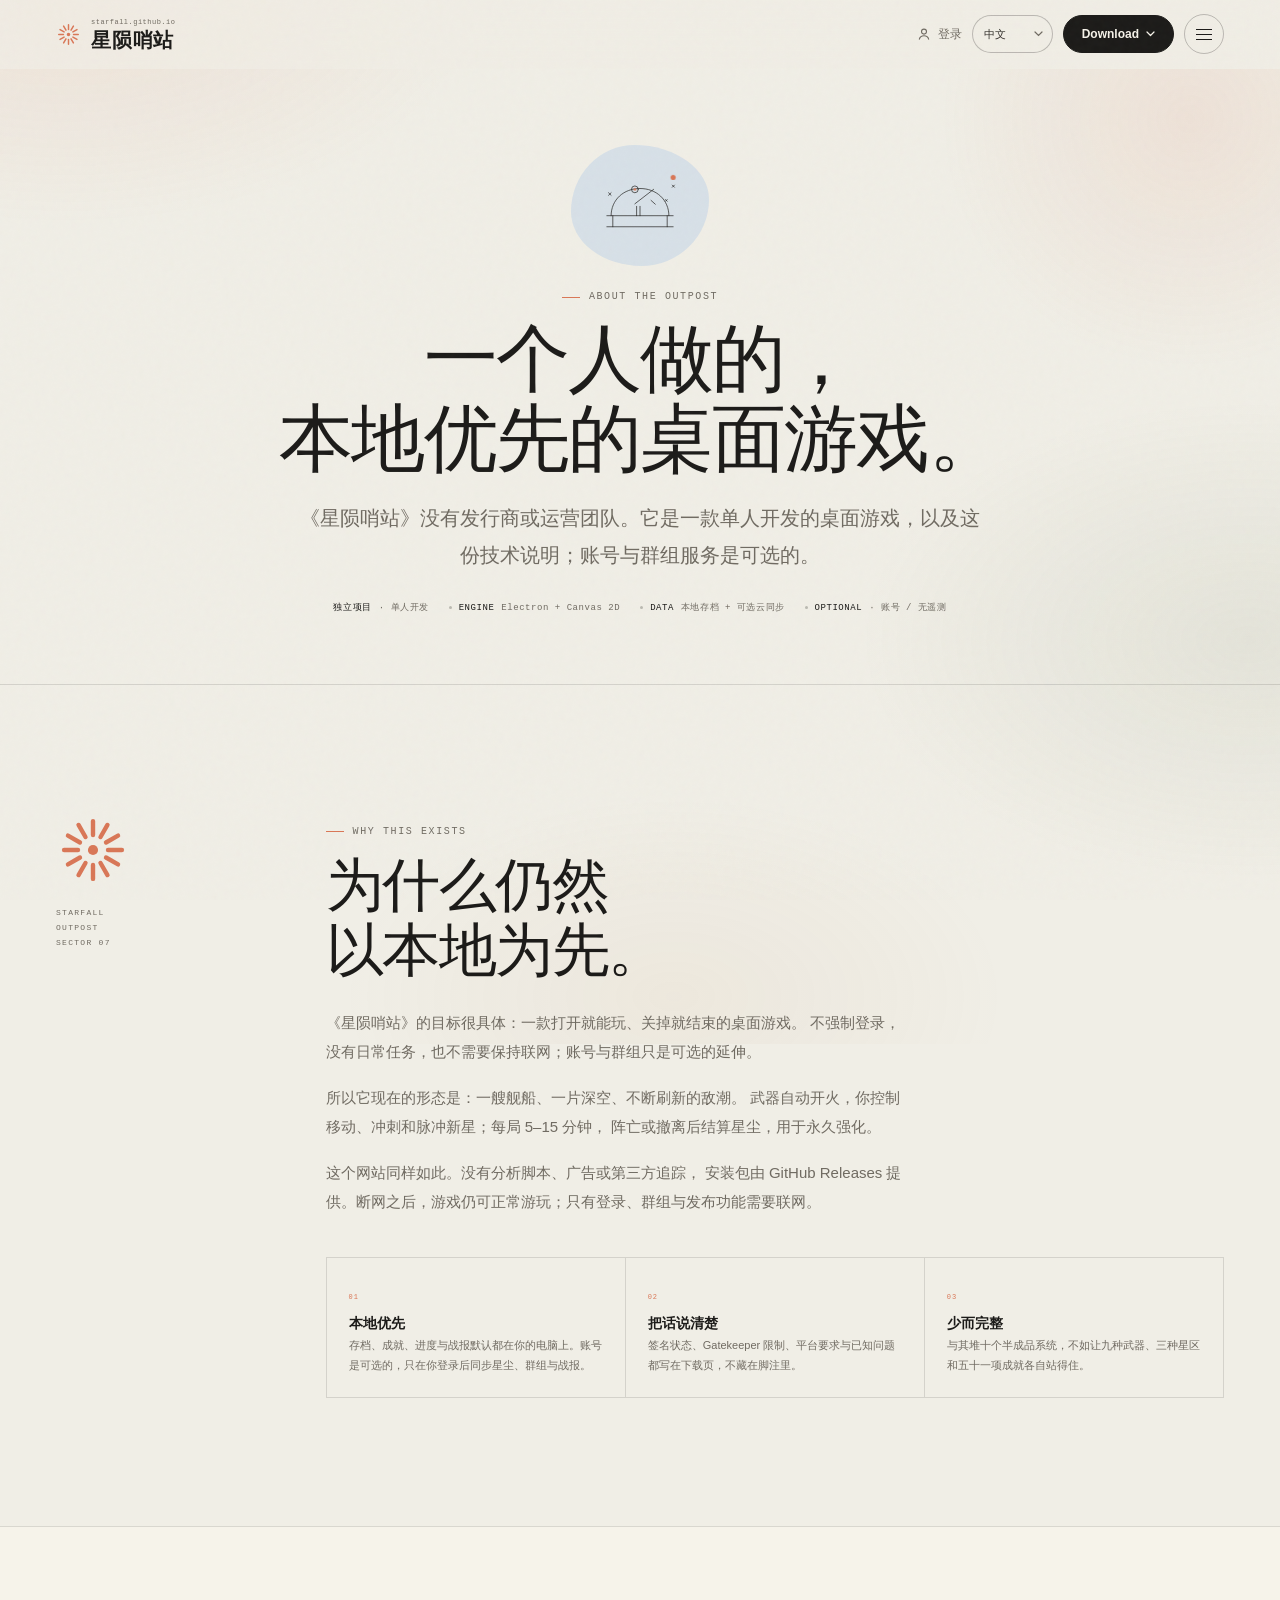
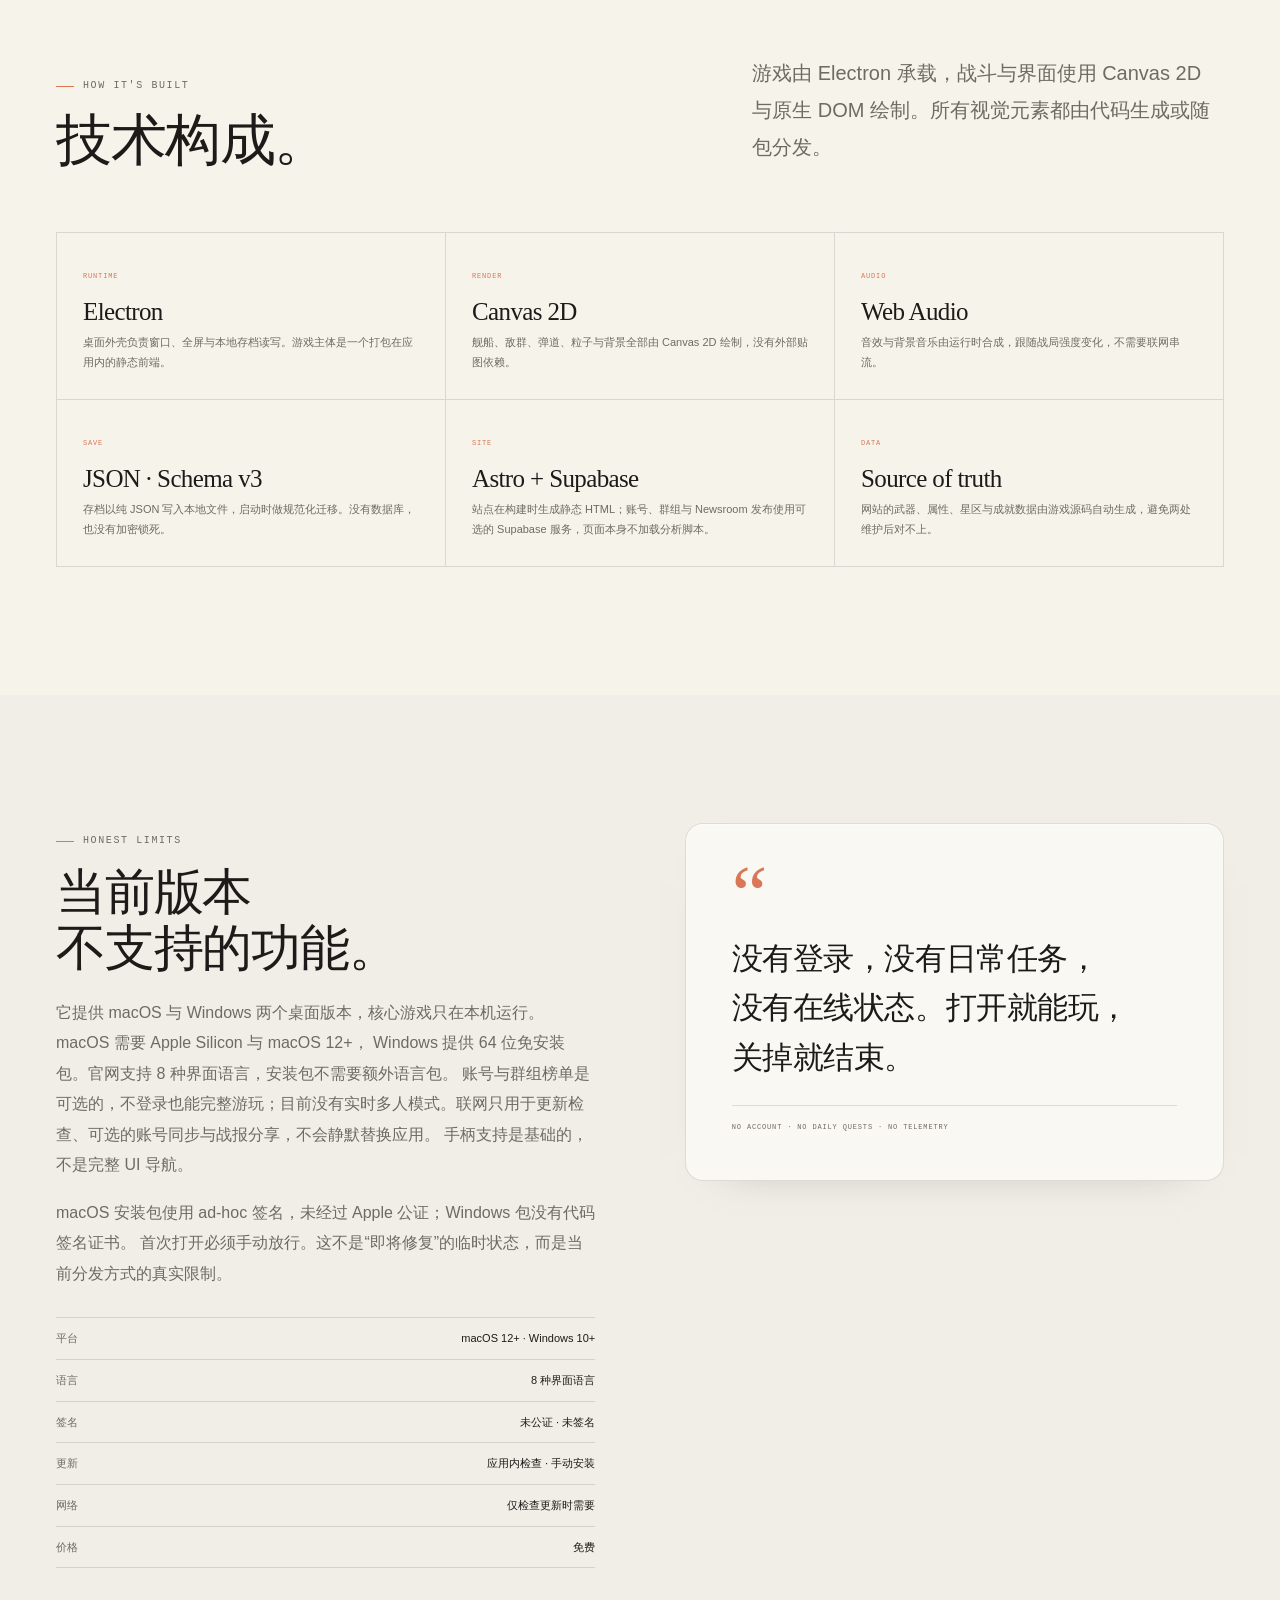
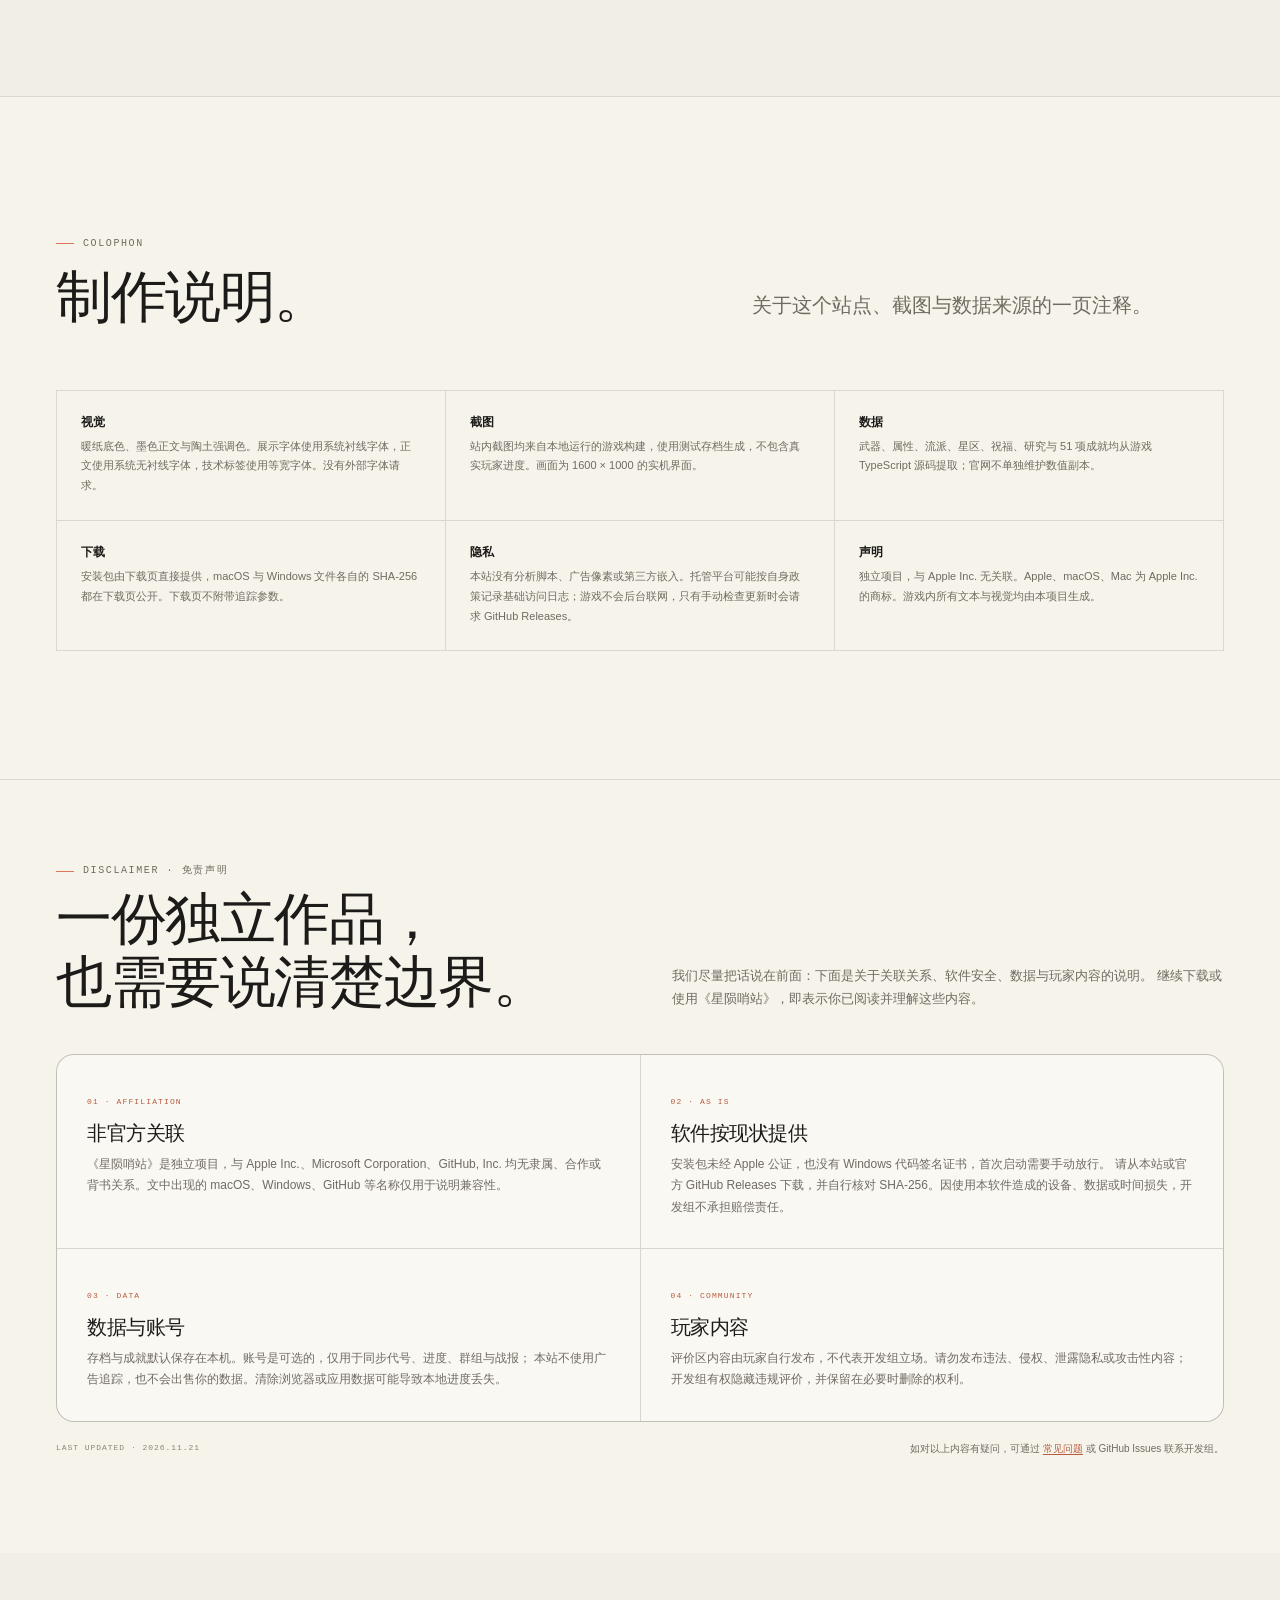
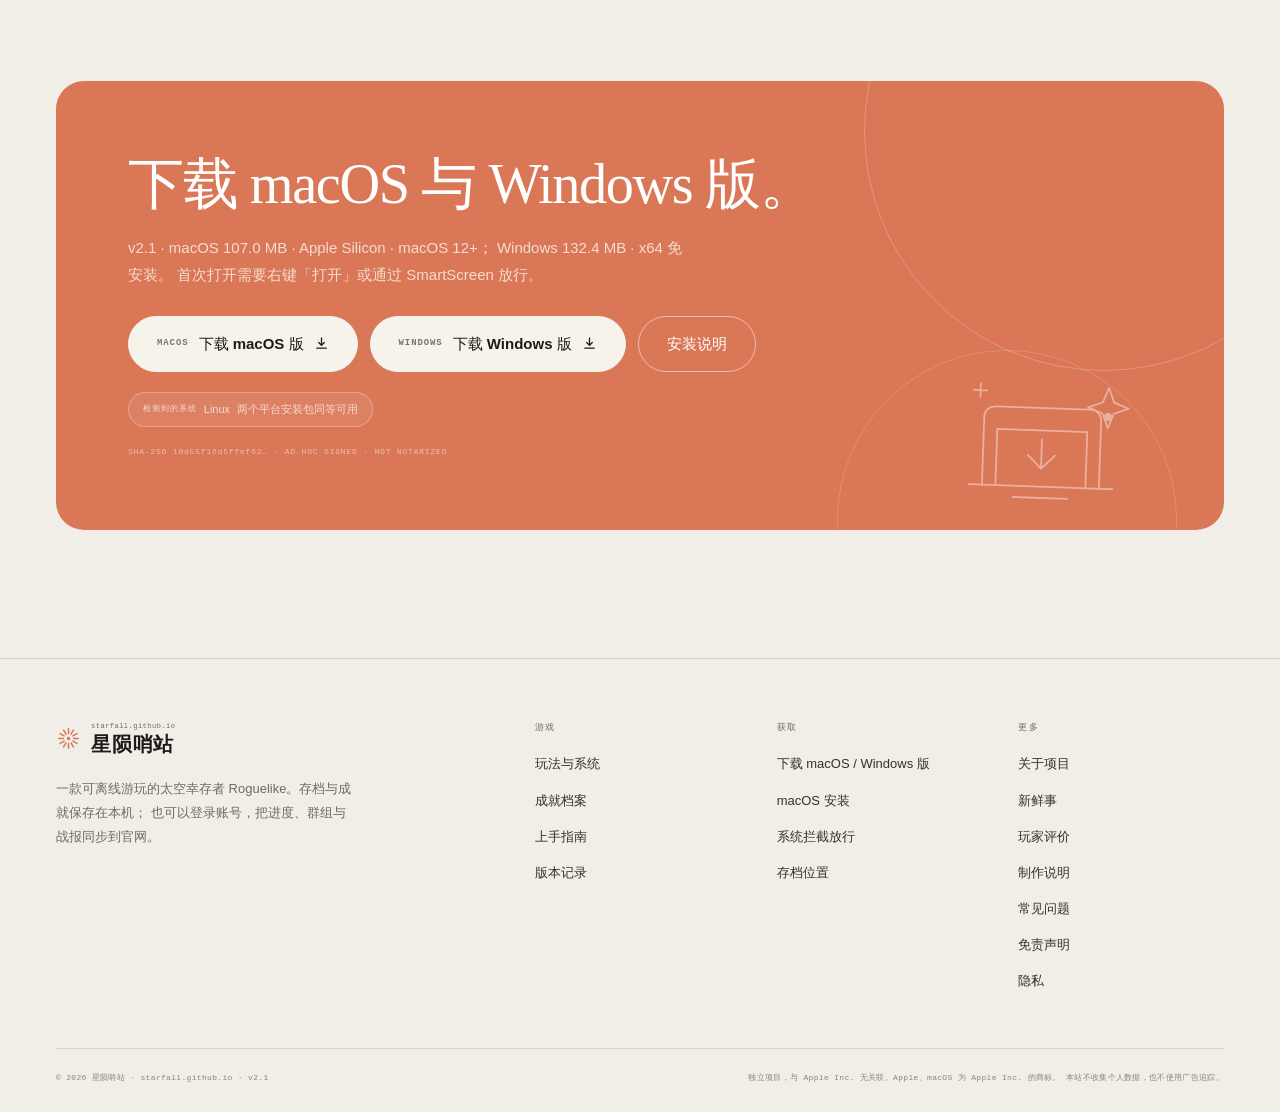
<file: about/index.html>
<!DOCTYPE html><html lang="zh-CN"> <head><meta charset="UTF-8"><meta name="viewport" content="width=device-width, initial-scale=1.0"><meta name="color-scheme" content="light"><meta name="theme-color" content="#f0eee6"><script>
      document.documentElement.classList.add('js')
      try {
        const supported = ['zh-CN', 'en', 'zh-TW', 'ja', 'fr', 'de', 'th', 'es']
        const query = new URLSearchParams(location.search).get('lang')
        const stored = localStorage.getItem('sf-lang')
        const lang = query || stored
        if (lang && lang !== 'zh-CN' && supported.includes(lang)) {
          document.documentElement.lang = lang
          document.documentElement.classList.add('i18n-pending')
        }
      } catch (error) {}
    </script><title>关于项目 · 星陨哨站</title><meta name="description" content="关于《星陨哨站》：一款本地优先的太空幸存者 Roguelike 的设计原则、技术构成、已知限制与制作说明。"><link rel="canonical" href="https://luckbubby2014.github.io/about/"><link rel="icon" type="image/svg+xml" href="/favicon.svg"><link rel="apple-touch-icon" href="/images/app-icon.png"><meta property="og:type" content="website"><meta property="og:site_name" content="星陨哨站"><meta property="og:locale" content="zh_CN"><meta property="og:title" content="关于项目 · 星陨哨站"><meta property="og:description" content="关于《星陨哨站》：一款本地优先的太空幸存者 Roguelike 的设计原则、技术构成、已知限制与制作说明。"><meta property="og:url" content="https://luckbubby2014.github.io/about/"><meta property="og:image" content="https://luckbubby2014.github.io/images/og.png"><meta property="og:image:width" content="1200"><meta property="og:image:height" content="630"><meta name="twitter:card" content="summary_large_image"><meta name="twitter:title" content="关于项目 · 星陨哨站"><meta name="twitter:description" content="关于《星陨哨站》：一款本地优先的太空幸存者 Roguelike 的设计原则、技术构成、已知限制与制作说明。"><meta name="twitter:image" content="https://luckbubby2014.github.io/images/og.png"><script type="application/ld+json">{"@context":"https://schema.org","@type":"VideoGame","name":"星陨哨站","alternateName":"starfall.github.io","description":"《星陨哨站》是一款本地优先的太空幸存者 Roguelike，支持 macOS 与 Windows：武器自动开火，你控制舰船移动、冲刺和释放脉冲新星。单局 5–15 分钟，包含 9 种武器、14 项局内属性、3 个星区与 51 项本地成就。","genre":["Roguelike","Survivors-like","Shooter"],"gamePlatform":["macOS","Windows"],"operatingSystem":"macOS 12+, Windows 10+","applicationCategory":"GameApplication","softwareVersion":"2.1","inLanguage":"zh-CN","offers":{"@type":"Offer","price":"0","priceCurrency":"CNY"},"publisher":{"@type":"Organization","name":"starfall.github.io"}}</script><link rel="stylesheet" href="/_astro/about.BL5baXOC.css">
<style>.disclaimer-section[data-astro-cid-cukr4w5s]{padding:clamp(48px,7vw,84px) 0 clamp(56px,8vw,96px);border-top:1px solid var(--line);background:var(--paper-warm)}.disclaimer-head[data-astro-cid-cukr4w5s]{display:grid;grid-template-columns:minmax(0,1fr) minmax(0,1fr);gap:10px clamp(24px,5vw,72px);align-items:end;margin-bottom:clamp(26px,4vw,40px)}.disclaimer-head[data-astro-cid-cukr4w5s] .eyebrow[data-astro-cid-cukr4w5s]{grid-column:1 / -1}.disclaimer-head[data-astro-cid-cukr4w5s] h2[data-astro-cid-cukr4w5s]{margin:0}.disclaimer-head[data-astro-cid-cukr4w5s] p[data-astro-cid-cukr4w5s]{margin:0 0 4px;color:var(--muted);font-size:13px;line-height:1.8}.disclaimer-grid[data-astro-cid-cukr4w5s]{display:grid;grid-template-columns:repeat(2,minmax(0,1fr));gap:1px;border:1px solid var(--line);border-radius:var(--radius);background:var(--line);overflow:hidden}.disclaimer-grid[data-astro-cid-cukr4w5s] article[data-astro-cid-cukr4w5s]{padding:clamp(20px,3vw,30px);background:var(--paper-card)}.disclaimer-grid[data-astro-cid-cukr4w5s] .mono[data-astro-cid-cukr4w5s]{font-family:var(--font-mono);font-size:8px;letter-spacing:.14em;color:var(--clay-deep)}.disclaimer-grid[data-astro-cid-cukr4w5s] h3[data-astro-cid-cukr4w5s]{margin:8px 0;font-family:var(--font-serif);font-size:20px;font-weight:500}.disclaimer-grid[data-astro-cid-cukr4w5s] p[data-astro-cid-cukr4w5s]{margin:0;color:var(--muted);font-size:12px;line-height:1.8}.disclaimer-foot[data-astro-cid-cukr4w5s]{display:flex;align-items:center;justify-content:space-between;flex-wrap:wrap;gap:8px 20px;margin:18px 0 0;font-size:10px;color:var(--muted)}.disclaimer-foot[data-astro-cid-cukr4w5s] .mono[data-astro-cid-cukr4w5s]{font-family:var(--font-mono);font-size:8px;letter-spacing:.12em;color:var(--muted-light)}.disclaimer-foot[data-astro-cid-cukr4w5s] a[data-astro-cid-cukr4w5s]{color:var(--clay-deep)}@media(max-width:860px){.disclaimer-head[data-astro-cid-cukr4w5s]{grid-template-columns:1fr;align-items:start}.disclaimer-grid[data-astro-cid-cukr4w5s]{grid-template-columns:1fr}}
</style>
<link rel="stylesheet" href="/_astro/about.CrlZFzSG.css"></head> <body class> <div class="ambient" aria-hidden="true"></div> <div class="scroll-progress" aria-hidden="true"><i></i></div> <a class="skip-link" href="#main">跳到主要内容</a> <header class="site-header" id="site-header" data-astro-cid-ctg3m53h> <div class="wrap header-inner" data-astro-cid-ctg3m53h> <a class="brand " href="/" aria-label="星陨哨站 · 首页"> <svg class="brand-mark" width="22" height="22" viewBox="0 0 32 32" fill="none" aria-hidden="true"> <g stroke="currentColor" stroke-width="1.9" stroke-linecap="round"> <line x1="16" y1="3.5" x2="16" y2="9.5" transform="rotate(0 16 16)"></line><line x1="16" y1="3.5" x2="16" y2="9.5" transform="rotate(30 16 16)"></line><line x1="16" y1="3.5" x2="16" y2="9.5" transform="rotate(60 16 16)"></line><line x1="16" y1="3.5" x2="16" y2="9.5" transform="rotate(90 16 16)"></line><line x1="16" y1="3.5" x2="16" y2="9.5" transform="rotate(120 16 16)"></line><line x1="16" y1="3.5" x2="16" y2="9.5" transform="rotate(150 16 16)"></line><line x1="16" y1="3.5" x2="16" y2="9.5" transform="rotate(180 16 16)"></line><line x1="16" y1="3.5" x2="16" y2="9.5" transform="rotate(210 16 16)"></line><line x1="16" y1="3.5" x2="16" y2="9.5" transform="rotate(240 16 16)"></line><line x1="16" y1="3.5" x2="16" y2="9.5" transform="rotate(270 16 16)"></line><line x1="16" y1="3.5" x2="16" y2="9.5" transform="rotate(300 16 16)"></line><line x1="16" y1="3.5" x2="16" y2="9.5" transform="rotate(330 16 16)"></line> </g> <circle cx="16" cy="16" r="2.2" fill="currentColor"></circle> </svg> <span class="brand-word"> <span class="brand-en">starfall.github.io</span> <span class="brand-cn">星陨哨站</span> </span> </a> <nav class="site-nav" aria-label="主导航" data-astro-cid-ctg3m53h> <a href="/" data-astro-cid-ctg3m53h> 概览 </a><a href="/me" data-astro-cid-ctg3m53h> 飞行记录 </a><a href="/newsroom" data-astro-cid-ctg3m53h> 新鲜事 </a><a href="/group" data-astro-cid-ctg3m53h> 社区 </a><a href="/features" data-astro-cid-ctg3m53h> 玩法 </a><a href="/achievements" data-astro-cid-ctg3m53h> 成就 </a><a href="/faq" data-astro-cid-ctg3m53h> 问答 </a><a href="/about" aria-current="page" data-astro-cid-ctg3m53h> 关于 </a> </nav> <div class="header-actions" data-astro-cid-ctg3m53h> <a class="account-link" href="/account" data-account-link aria-label="账号" data-astro-cid-ctg3m53h> <svg viewBox="0 0 20 20" fill="none" aria-hidden="true" data-astro-cid-ctg3m53h> <circle cx="10" cy="7" r="3.1" stroke="currentColor" stroke-width="1.4" data-astro-cid-ctg3m53h></circle> <path d="M4.2 16.4c.7-2.7 3-4.2 5.8-4.2s5.1 1.5 5.8 4.2" stroke="currentColor" stroke-width="1.4" stroke-linecap="round" data-astro-cid-ctg3m53h></path> </svg> <span data-account-label data-astro-cid-ctg3m53h>登录</span> </a> <div class="lang-switch" data-astro-cid-ctg3m53h> <select id="lang-select" aria-label="语言 / Language" data-astro-cid-ctg3m53h> <option value="zh-CN" data-astro-cid-ctg3m53h>中文</option> <option value="en" data-astro-cid-ctg3m53h>English</option> <option value="zh-TW" data-astro-cid-ctg3m53h>繁體中文</option> <option value="ja" data-astro-cid-ctg3m53h>日本語</option> <option value="fr" data-astro-cid-ctg3m53h>Français</option> <option value="de" data-astro-cid-ctg3m53h>Deutsch</option> <option value="th" data-astro-cid-ctg3m53h>ไทย</option> <option value="es" data-astro-cid-ctg3m53h>Español</option> </select> </div> <div class="download-menu" id="download-menu" data-astro-cid-ctg3m53h> <button class="btn btn--sm download-trigger" type="button" aria-haspopup="true" aria-expanded="false" aria-controls="download-menu-panel" data-astro-cid-ctg3m53h>
Download
<svg class="download-chevron" width="9" height="6" viewBox="0 0 9 6" fill="none" aria-hidden="true" data-astro-cid-ctg3m53h> <path d="M1 1l3.5 3.5L8 1" stroke="currentColor" stroke-width="1.2" stroke-linecap="round" stroke-linejoin="round" data-astro-cid-ctg3m53h></path> </svg> </button> <div class="download-panel" id="download-menu-panel" role="menu" aria-label="Download" hidden data-astro-cid-ctg3m53h> <div class="download-detect" data-platform-detect hidden data-astro-cid-ctg3m53h> <span class="mono" data-astro-cid-ctg3m53h>YOUR SYSTEM</span> <b data-platform-name data-astro-cid-ctg3m53h>识别中…</b> </div> <a role="menuitem" href="https://github.com/luckbubby2014/luckbubby2014.github.io/releases/download/v2.1/starfall-outpost-2.1-arm64.dmg" download="星陨哨站-2.1-arm64.dmg" data-download-platform="macos" data-astro-cid-ctg3m53h> <span class="dp-platform" data-astro-cid-ctg3m53h>macOS</span> <span class="dp-meta" data-astro-cid-ctg3m53h>v2.1 · 107.0 MB</span> <span class="dp-chip" data-astro-cid-ctg3m53h>Apple Silicon · DMG</span> </a> <a role="menuitem" href="https://github.com/luckbubby2014/luckbubby2014.github.io/releases/download/v2.1/starfall-outpost-2.1-win-x64.zip" download="星陨哨站-2.1-win-x64.zip" data-download-platform="windows" data-astro-cid-ctg3m53h> <span class="dp-platform" data-astro-cid-ctg3m53h>Windows</span> <span class="dp-meta" data-astro-cid-ctg3m53h>v2.1 · 132.4 MB</span> <span class="dp-chip" data-astro-cid-ctg3m53h>x64 · ZIP</span> </a> <a class="dp-all" role="menuitem" href="/download" data-astro-cid-ctg3m53h>所有下载与安装说明 <span aria-hidden="true" data-astro-cid-ctg3m53h>→</span></a> </div> </div> <button class="nav-toggle" type="button" aria-expanded="false" aria-controls="mobile-nav" aria-label="打开菜单" data-astro-cid-ctg3m53h> <span data-astro-cid-ctg3m53h></span> </button> </div> </div> </header> <div class="nav-scrim" id="nav-scrim" hidden data-astro-cid-ctg3m53h></div> <aside class="mobile-nav" id="mobile-nav" role="dialog" aria-modal="true" aria-label="导航" aria-hidden="true" data-astro-cid-ctg3m53h> <div class="mobile-nav-head" data-astro-cid-ctg3m53h> <span class="mono" data-astro-cid-ctg3m53h>STARFALL OUTPOST</span> <button class="mobile-nav-close" type="button" aria-label="关闭菜单" data-astro-cid-ctg3m53h> <svg width="14" height="14" viewBox="0 0 14 14" fill="none" aria-hidden="true" data-astro-cid-ctg3m53h> <path d="M2 2l10 10M12 2L2 12" stroke="currentColor" stroke-width="1.5" stroke-linecap="round" data-astro-cid-ctg3m53h></path> </svg> </button> </div> <div class="mobile-nav-body" data-astro-cid-ctg3m53h> <div class="mobile-nav-detect" data-platform-detect hidden data-astro-cid-ctg3m53h> <span class="mono" data-astro-cid-ctg3m53h>检测到的系统</span> <b data-platform-name data-astro-cid-ctg3m53h>识别中…</b> <span class="mobile-nav-detect-note" data-astro-cid-ctg3m53h>两个平台安装包同等可用</span> </div> <div class="mobile-nav-downloads" data-astro-cid-ctg3m53h> <a class="btn" href="https://github.com/luckbubby2014/luckbubby2014.github.io/releases/download/v2.1/starfall-outpost-2.1-arm64.dmg" download="星陨哨站-2.1-arm64.dmg" data-download-platform="macos" data-astro-cid-ctg3m53h> <span class="mono" data-astro-cid-ctg3m53h>macOS</span>
下载 macOS 版
</a> <a class="btn" href="https://github.com/luckbubby2014/luckbubby2014.github.io/releases/download/v2.1/starfall-outpost-2.1-win-x64.zip" download="星陨哨站-2.1-win-x64.zip" data-download-platform="windows" data-astro-cid-ctg3m53h> <span class="mono" data-astro-cid-ctg3m53h>Windows</span>
下载 Windows 版
</a> </div> <nav class="mobile-nav-links" aria-label="导航" data-astro-cid-ctg3m53h> <a href="/" data-astro-cid-ctg3m53h> 概览 <span data-astro-cid-ctg3m53h>01</span> </a><a href="/me" data-astro-cid-ctg3m53h> 飞行记录 <span data-astro-cid-ctg3m53h>02</span> </a><a href="/newsroom" data-astro-cid-ctg3m53h> 新鲜事 <span data-astro-cid-ctg3m53h>03</span> </a><a href="/group" data-astro-cid-ctg3m53h> 社区 <span data-astro-cid-ctg3m53h>04</span> </a><a href="/features" data-astro-cid-ctg3m53h> 玩法 <span data-astro-cid-ctg3m53h>05</span> </a><a href="/achievements" data-astro-cid-ctg3m53h> 成就 <span data-astro-cid-ctg3m53h>06</span> </a><a href="/guide" data-astro-cid-ctg3m53h> 指南 <span data-astro-cid-ctg3m53h>07</span> </a><a href="/changelog" data-astro-cid-ctg3m53h> 版本 <span data-astro-cid-ctg3m53h>08</span> </a><a href="/faq" data-astro-cid-ctg3m53h> 问答 <span data-astro-cid-ctg3m53h>09</span> </a><a href="/about" aria-current="page" data-astro-cid-ctg3m53h> 关于 <span data-astro-cid-ctg3m53h>10</span> </a><a href="/download" data-astro-cid-ctg3m53h> 下载 <span data-astro-cid-ctg3m53h>11</span> </a> </nav> </div> <div class="mobile-nav-foot" data-astro-cid-ctg3m53h> <a class="mobile-nav-account" href="/account" data-account-link data-account-mobile data-astro-cid-ctg3m53h> <svg viewBox="0 0 20 20" fill="none" aria-hidden="true" data-astro-cid-ctg3m53h> <circle cx="10" cy="7" r="3.1" stroke="currentColor" stroke-width="1.4" data-astro-cid-ctg3m53h></circle> <path d="M4.2 16.4c.7-2.7 3-4.2 5.8-4.2s5.1 1.5 5.8 4.2" stroke="currentColor" stroke-width="1.4" stroke-linecap="round" data-astro-cid-ctg3m53h></path> </svg> <span data-account-label-mobile data-astro-cid-ctg3m53h>账号</span> </a> <a class="mobile-nav-guide" href="/download" data-astro-cid-ctg3m53h>所有下载与安装说明 <span aria-hidden="true" data-astro-cid-ctg3m53h>→</span></a> <div class="mobile-nav-meta" data-astro-cid-ctg3m53h> <span class="mono" data-astro-cid-ctg3m53h>V2.1 · MACOS + WINDOWS</span> <span data-astro-cid-ctg3m53h>离线优先 · 账号可选</span> </div> </div> </aside> <script type="module" src="/_astro/SiteHeader.astro_astro_type_script_index_0_lang.KUBXHaD1.js"></script>  <main id="main">  <header class="page-hero"> <div class="wrap page-hero-inner"> <div class="art-plate art-plate--sky page-hero-art"> <svg class="line-art line-art--observatory" viewBox="0 0 240 200" fill="none" aria-hidden="true"> <g class="art-lines" stroke="currentColor" stroke-width="1.6" stroke-linecap="round" stroke-linejoin="round">          <path pathLength="1" style="--i:0" d="M52 124c0-38 30-64 68-64s68 26 68 64"></path> <path pathLength="1" style="--i:1" d="M42 124h156M56 124v26M184 124v26M42 150h156"></path> <path pathLength="1" style="--i:2" d="M108 96l44-34"></path> <circle pathLength="1" style="--i:3" cx="108" cy="62" r="8"></circle> <path pathLength="1" style="--i:4" d="M146 88l10 9M120 124v-22M112 124v-22"></path> <path pathLength="1" style="--i:5" d="M46 70l6 6m-6 0 6-6M196 52l5 5m-5 0 5-5M180 86l4 4m-4 0 4-4"></path>   </g> <g class="art-accent">          <circle cx="198" cy="34" r="6"></circle> <circle cx="108" cy="62" r="3"></circle>   </g> </svg> </div> <div class="eyebrow">ABOUT THE OUTPOST</div> <h1>一个人做的，<br />本地优先的桌面游戏。</h1> <p class="lede">《星陨哨站》没有发行商或运营团队。它是一款单人开发的桌面游戏，以及这份技术说明；账号与群组服务是可选的。</p> <div class="page-hero-meta"> <span><b>独立项目</b> · 单人开发</span><span><b>ENGINE</b> Electron + Canvas 2D</span><span><b>DATA</b> 本地存档 + 可选云同步</span><span><b>OPTIONAL</b> · 账号 / 无遥测</span> </div> </div> </header> <section class="section" data-astro-cid-kh7btl4r> <div class="wrap about-layout" data-astro-cid-kh7btl4r> <aside class="about-mark" data-astro-cid-kh7btl4r> <svg class width="74" height="74" viewBox="0 0 32 32" fill="none" aria-hidden="true"> <g stroke="currentColor" stroke-width="1.9" stroke-linecap="round"> <line x1="16" y1="3.5" x2="16" y2="9.5" transform="rotate(0 16 16)"></line><line x1="16" y1="3.5" x2="16" y2="9.5" transform="rotate(30 16 16)"></line><line x1="16" y1="3.5" x2="16" y2="9.5" transform="rotate(60 16 16)"></line><line x1="16" y1="3.5" x2="16" y2="9.5" transform="rotate(90 16 16)"></line><line x1="16" y1="3.5" x2="16" y2="9.5" transform="rotate(120 16 16)"></line><line x1="16" y1="3.5" x2="16" y2="9.5" transform="rotate(150 16 16)"></line><line x1="16" y1="3.5" x2="16" y2="9.5" transform="rotate(180 16 16)"></line><line x1="16" y1="3.5" x2="16" y2="9.5" transform="rotate(210 16 16)"></line><line x1="16" y1="3.5" x2="16" y2="9.5" transform="rotate(240 16 16)"></line><line x1="16" y1="3.5" x2="16" y2="9.5" transform="rotate(270 16 16)"></line><line x1="16" y1="3.5" x2="16" y2="9.5" transform="rotate(300 16 16)"></line><line x1="16" y1="3.5" x2="16" y2="9.5" transform="rotate(330 16 16)"></line> </g> <circle cx="16" cy="16" r="2.2" fill="currentColor"></circle> </svg> <span class="mono" data-astro-cid-kh7btl4r>STARFALL<br data-astro-cid-kh7btl4r>OUTPOST<br data-astro-cid-kh7btl4r>SECTOR 07</span> </aside> <div class="about-copy" data-astro-cid-kh7btl4r> <div class="eyebrow" data-astro-cid-kh7btl4r>WHY THIS EXISTS</div> <h2 style="margin-top:14px" data-astro-cid-kh7btl4r>为什么仍然<br data-astro-cid-kh7btl4r>以本地为先。</h2> <div class="body-copy" style="margin-top:24px" data-astro-cid-kh7btl4r> <p data-astro-cid-kh7btl4r>
《星陨哨站》的目标很具体：一款打开就能玩、关掉就结束的桌面游戏。
            不强制登录，没有日常任务，也不需要保持联网；账号与群组只是可选的延伸。
</p> <p data-astro-cid-kh7btl4r>
所以它现在的形态是：一艘舰船、一片深空、不断刷新的敌潮。
            武器自动开火，你控制移动、冲刺和脉冲新星；每局 5–15 分钟，
            阵亡或撤离后结算星尘，用于永久强化。
</p> <p data-astro-cid-kh7btl4r>
这个网站同样如此。没有分析脚本、广告或第三方追踪，
            安装包由 GitHub Releases 提供。断网之后，游戏仍可正常游玩；只有登录、群组与发布功能需要联网。
</p> </div> <div class="about-principles" data-astro-cid-kh7btl4r> <article data-astro-cid-kh7btl4r><span class="mono" data-astro-cid-kh7btl4r>01</span><h3 data-astro-cid-kh7btl4r>本地优先</h3><p data-astro-cid-kh7btl4r>存档、成就、进度与战报默认都在你的电脑上。账号是可选的，只在你登录后同步星尘、群组与战报。</p></article> <article data-astro-cid-kh7btl4r><span class="mono" data-astro-cid-kh7btl4r>02</span><h3 data-astro-cid-kh7btl4r>把话说清楚</h3><p data-astro-cid-kh7btl4r>签名状态、Gatekeeper 限制、平台要求与已知问题都写在下载页，不藏在脚注里。</p></article> <article data-astro-cid-kh7btl4r><span class="mono" data-astro-cid-kh7btl4r>03</span><h3 data-astro-cid-kh7btl4r>少而完整</h3><p data-astro-cid-kh7btl4r>与其堆十个半成品系统，不如让九种武器、三种星区和五十一项成就各自站得住。</p></article> </div> </div> </div> </section> <section class="section section--paper-warm section--line" data-astro-cid-kh7btl4r> <div class="wrap" data-astro-cid-kh7btl4r> <div class="section-head" data-astro-cid-kh7btl4r> <div data-astro-cid-kh7btl4r> <div class="eyebrow" data-astro-cid-kh7btl4r>HOW IT'S BUILT</div> <h2 data-astro-cid-kh7btl4r>技术构成。</h2> </div> <p class="lede" data-astro-cid-kh7btl4r>游戏由 Electron 承载，战斗与界面使用 Canvas 2D 与原生 DOM 绘制。所有视觉元素都由代码生成或随包分发。</p> </div> <div class="tech-grid" data-astro-cid-kh7btl4r> <article data-astro-cid-kh7btl4r><span class="mono" data-astro-cid-kh7btl4r>RUNTIME</span><h3 data-astro-cid-kh7btl4r>Electron</h3><p data-astro-cid-kh7btl4r>桌面外壳负责窗口、全屏与本地存档读写。游戏主体是一个打包在应用内的静态前端。</p></article> <article data-astro-cid-kh7btl4r><span class="mono" data-astro-cid-kh7btl4r>RENDER</span><h3 data-astro-cid-kh7btl4r>Canvas 2D</h3><p data-astro-cid-kh7btl4r>舰船、敌群、弹道、粒子与背景全部由 Canvas 2D 绘制，没有外部贴图依赖。</p></article> <article data-astro-cid-kh7btl4r><span class="mono" data-astro-cid-kh7btl4r>AUDIO</span><h3 data-astro-cid-kh7btl4r>Web Audio</h3><p data-astro-cid-kh7btl4r>音效与背景音乐由运行时合成，跟随战局强度变化，不需要联网串流。</p></article> <article data-astro-cid-kh7btl4r><span class="mono" data-astro-cid-kh7btl4r>SAVE</span><h3 data-astro-cid-kh7btl4r>JSON · Schema v3</h3><p data-astro-cid-kh7btl4r>存档以纯 JSON 写入本地文件，启动时做规范化迁移。没有数据库，也没有加密锁死。</p></article> <article data-astro-cid-kh7btl4r><span class="mono" data-astro-cid-kh7btl4r>SITE</span><h3 data-astro-cid-kh7btl4r>Astro + Supabase</h3><p data-astro-cid-kh7btl4r>站点在构建时生成静态 HTML；账号、群组与 Newsroom 发布使用可选的 Supabase 服务，页面本身不加载分析脚本。</p></article> <article data-astro-cid-kh7btl4r><span class="mono" data-astro-cid-kh7btl4r>DATA</span><h3 data-astro-cid-kh7btl4r>Source of truth</h3><p data-astro-cid-kh7btl4r>网站的武器、属性、星区与成就数据由游戏源码自动生成，避免两处维护后对不上。</p></article> </div> </div> </section> <section class="section" data-astro-cid-kh7btl4r> <div class="wrap about-columns" data-astro-cid-kh7btl4r> <div data-astro-cid-kh7btl4r> <div class="eyebrow" data-astro-cid-kh7btl4r>HONEST LIMITS</div> <h2 style="margin-top:14px" data-astro-cid-kh7btl4r>当前版本<br data-astro-cid-kh7btl4r>不支持的功能。</h2> <div class="body-copy" style="margin-top:22px" data-astro-cid-kh7btl4r> <p data-astro-cid-kh7btl4r>
它提供 macOS 与 Windows 两个桌面版本，核心游戏只在本机运行。macOS 需要 Apple Silicon 与 macOS 12+，
            Windows 提供 64 位免安装包。官网支持 8 种界面语言，安装包不需要额外语言包。
            账号与群组榜单是可选的，不登录也能完整游玩；目前没有实时多人模式。联网只用于更新检查、可选的账号同步与战报分享，不会静默替换应用。
            手柄支持是基础的，不是完整 UI 导航。
</p> <p data-astro-cid-kh7btl4r>
macOS 安装包使用 ad-hoc 签名，未经过 Apple 公证；Windows 包没有代码签名证书。
            首次打开必须手动放行。这不是“即将修复”的临时状态，而是当前分发方式的真实限制。
</p> </div> <div class="limits-list" data-astro-cid-kh7btl4r> <div data-astro-cid-kh7btl4r><span data-astro-cid-kh7btl4r>平台</span><b data-astro-cid-kh7btl4r>macOS 12+ · Windows 10+</b></div> <div data-astro-cid-kh7btl4r><span data-astro-cid-kh7btl4r>语言</span><b data-astro-cid-kh7btl4r>8 种界面语言</b></div> <div data-astro-cid-kh7btl4r><span data-astro-cid-kh7btl4r>签名</span><b data-astro-cid-kh7btl4r>未公证 · 未签名</b></div> <div data-astro-cid-kh7btl4r><span data-astro-cid-kh7btl4r>更新</span><b data-astro-cid-kh7btl4r>应用内检查 · 手动安装</b></div> <div data-astro-cid-kh7btl4r><span data-astro-cid-kh7btl4r>网络</span><b data-astro-cid-kh7btl4r>仅检查更新时需要</b></div> <div data-astro-cid-kh7btl4r><span data-astro-cid-kh7btl4r>价格</span><b data-astro-cid-kh7btl4r>免费</b></div> </div> </div> <div class="about-quote" data-astro-cid-kh7btl4r> <div class="quote-mark" aria-hidden="true" data-astro-cid-kh7btl4r>“</div> <blockquote data-astro-cid-kh7btl4r>
没有登录，没有日常任务，<br data-astro-cid-kh7btl4r>
没有在线状态。打开就能玩，<br data-astro-cid-kh7btl4r>
关掉就结束。
</blockquote> <span class="mono" data-astro-cid-kh7btl4r>NO ACCOUNT · NO DAILY QUESTS · NO TELEMETRY</span> </div> </div> </section> <section class="section section--paper-warm section--line" id="colophon" data-astro-cid-kh7btl4r> <div class="wrap" data-astro-cid-kh7btl4r> <div class="section-head" data-astro-cid-kh7btl4r> <div data-astro-cid-kh7btl4r> <div class="eyebrow" data-astro-cid-kh7btl4r>COLOPHON</div> <h2 data-astro-cid-kh7btl4r>制作说明。</h2> </div> <p class="lede" data-astro-cid-kh7btl4r>关于这个站点、截图与数据来源的一页注释。</p> </div> <div class="colophon-grid" data-astro-cid-kh7btl4r> <div data-astro-cid-kh7btl4r> <h3 data-astro-cid-kh7btl4r>视觉</h3> <p data-astro-cid-kh7btl4r>暖纸底色、墨色正文与陶土强调色。展示字体使用系统衬线字体，正文使用系统无衬线字体，技术标签使用等宽字体。没有外部字体请求。</p> </div> <div data-astro-cid-kh7btl4r> <h3 data-astro-cid-kh7btl4r>截图</h3> <p data-astro-cid-kh7btl4r>站内截图均来自本地运行的游戏构建，使用测试存档生成，不包含真实玩家进度。画面为 1600 × 1000 的实机界面。</p> </div> <div data-astro-cid-kh7btl4r> <h3 data-astro-cid-kh7btl4r>数据</h3> <p data-astro-cid-kh7btl4r>武器、属性、流派、星区、祝福、研究与 51 项成就均从游戏 TypeScript 源码提取；官网不单独维护数值副本。</p> </div> <div data-astro-cid-kh7btl4r> <h3 data-astro-cid-kh7btl4r>下载</h3> <p data-astro-cid-kh7btl4r>安装包由下载页直接提供，macOS 与 Windows 文件各自的 SHA-256 都在下载页公开。下载页不附带追踪参数。</p> </div> <div data-astro-cid-kh7btl4r> <h3 data-astro-cid-kh7btl4r>隐私</h3> <p data-astro-cid-kh7btl4r>本站没有分析脚本、广告像素或第三方嵌入。托管平台可能按自身政策记录基础访问日志；游戏不会后台联网，只有手动检查更新时会请求 GitHub Releases。</p> </div> <div data-astro-cid-kh7btl4r> <h3 data-astro-cid-kh7btl4r>声明</h3> <p data-astro-cid-kh7btl4r>独立项目，与 Apple Inc. 无关联。Apple、macOS、Mac 为 Apple Inc. 的商标。游戏内所有文本与视觉均由本项目生成。</p> </div> </div> </div> </section> <section class="disclaimer-section" id="disclaimer" data-astro-cid-cukr4w5s> <div class="wrap" data-astro-cid-cukr4w5s> <div class="disclaimer-head" data-astro-cid-cukr4w5s> <span class="eyebrow" data-astro-cid-cukr4w5s>DISCLAIMER · 免责声明</span> <h2 data-astro-cid-cukr4w5s>一份独立作品，<br data-astro-cid-cukr4w5s>也需要说清楚边界。</h2> <p data-astro-cid-cukr4w5s>
我们尽量把话说在前面：下面是关于关联关系、软件安全、数据与玩家内容的说明。
        继续下载或使用《星陨哨站》，即表示你已阅读并理解这些内容。
</p> </div> <div class="disclaimer-grid" data-astro-cid-cukr4w5s> <article data-astro-cid-cukr4w5s> <span class="mono" data-astro-cid-cukr4w5s>01 · AFFILIATION</span> <h3 data-astro-cid-cukr4w5s>非官方关联</h3> <p data-astro-cid-cukr4w5s>
《星陨哨站》是独立项目，与 Apple Inc.、Microsoft Corporation、GitHub, Inc.
          均无隶属、合作或背书关系。文中出现的 macOS、Windows、GitHub 等名称仅用于说明兼容性。
</p> </article> <article data-astro-cid-cukr4w5s> <span class="mono" data-astro-cid-cukr4w5s>02 · AS IS</span> <h3 data-astro-cid-cukr4w5s>软件按现状提供</h3> <p data-astro-cid-cukr4w5s>
安装包未经 Apple 公证，也没有 Windows 代码签名证书，首次启动需要手动放行。
          请从本站或官方 GitHub Releases 下载，并自行核对 SHA-256。因使用本软件造成的设备、数据或时间损失，开发组不承担赔偿责任。
</p> </article> <article data-astro-cid-cukr4w5s> <span class="mono" data-astro-cid-cukr4w5s>03 · DATA</span> <h3 data-astro-cid-cukr4w5s>数据与账号</h3> <p data-astro-cid-cukr4w5s>
存档与成就默认保存在本机。账号是可选的，仅用于同步代号、进度、群组与战报；
          本站不使用广告追踪，也不会出售你的数据。清除浏览器或应用数据可能导致本地进度丢失。
</p> </article> <article data-astro-cid-cukr4w5s> <span class="mono" data-astro-cid-cukr4w5s>04 · COMMUNITY</span> <h3 data-astro-cid-cukr4w5s>玩家内容</h3> <p data-astro-cid-cukr4w5s>
评价区内容由玩家自行发布，不代表开发组立场。请勿发布违法、侵权、泄露隐私或攻击性内容；
          开发组有权隐藏违规评价，并保留在必要时删除的权利。
</p> </article> </div> <p class="disclaimer-foot" data-astro-cid-cukr4w5s> <span class="mono" data-astro-cid-cukr4w5s>LAST UPDATED · 2026.11.21</span> <span data-astro-cid-cukr4w5s>如对以上内容有疑问，可通过 <a href="/faq" data-astro-cid-cukr4w5s>常见问题</a> 或 GitHub Issues 联系开发组。</span> </p> </div> </section>  <section class="section"> <div class="wrap"> <div class="cta-band" data-reveal> <div class="cta-art" aria-hidden="true"> <svg class="line-art line-art--download" viewBox="0 0 240 200" fill="none" aria-hidden="true"> <g class="art-lines" stroke="currentColor" stroke-width="1.6" stroke-linecap="round" stroke-linejoin="round">       <path pathLength="1" style="--i:0" d="M56 142h128M96 152h48"></path> <path pathLength="1" style="--i:1" d="M68 142V82c0-6 4-10 10-10h84c6 0 10 4 10 10v60"></path> <path pathLength="1" style="--i:2" d="M80 142V92h80v50"></path> <path pathLength="1" style="--i:3" d="M120 100v26M108 114l12 12 12-12"></path> <path pathLength="1" style="--i:4" d="M178 52l5 13 13 5-13 5-5 13-5-13-13-5 13-5z"></path> <path pathLength="1" style="--i:5" d="M58 58h12M64 52v12"></path>      </g> <g class="art-accent">      <circle cx="178" cy="78" r="3.6"></circle>     </g> </svg> </div> <h2>下载 macOS 与 Windows 版。</h2> <p>
v2.1 · macOS 107.0 MB · Apple Silicon · macOS 12+；
        Windows 132.4 MB · x64 免安装。
        首次打开需要右键「打开」或通过 SmartScreen 放行。
</p> <div class="btn-row"> <a class="btn btn--light btn--lg" href="https://github.com/luckbubby2014/luckbubby2014.github.io/releases/download/v2.1/starfall-outpost-2.1-arm64.dmg" download="星陨哨站-2.1-arm64.dmg" data-download-platform="macos"> <span class="btn-platform">macOS</span>
下载 macOS 版
<svg width="15" height="15" viewBox="0 0 16 16" fill="none" aria-hidden="true"> <path d="M8 2v8m0 0 3-3m-3 3L5 7M3 13h10" stroke="currentColor" stroke-width="1.4" stroke-linecap="round" stroke-linejoin="round"></path> </svg> </a> <a class="btn btn--light btn--lg" href="https://github.com/luckbubby2014/luckbubby2014.github.io/releases/download/v2.1/starfall-outpost-2.1-win-x64.zip" download="星陨哨站-2.1-win-x64.zip" data-download-platform="windows"> <span class="btn-platform">Windows</span>
下载 Windows 版
<svg width="15" height="15" viewBox="0 0 16 16" fill="none" aria-hidden="true"> <path d="M8 2v8m0 0 3-3m-3 3L5 7M3 13h10" stroke="currentColor" stroke-width="1.4" stroke-linecap="round" stroke-linejoin="round"></path> </svg> </a> <a class="btn btn--on-dark btn--lg" href="/download">
安装说明
</a> </div> <div class="cta-detect" data-platform-detect hidden> <span class="mono">检测到的系统</span> <b data-platform-name>识别中…</b> <span>两个平台安装包同等可用</span> </div> <div class="cta-meta">
SHA-256 10d55f16d5ffef62… · AD-HOC SIGNED · NOT NOTARIZED
</div> </div> </div> </section>   </main> <footer class="site-footer"> <div class="wrap"> <div class="footer-top"> <div class="footer-brand"> <a class="brand " href="/" aria-label="星陨哨站 · 首页"> <svg class="brand-mark" width="26" height="26" viewBox="0 0 32 32" fill="none" aria-hidden="true"> <g stroke="currentColor" stroke-width="1.9" stroke-linecap="round"> <line x1="16" y1="3.5" x2="16" y2="9.5" transform="rotate(0 16 16)"></line><line x1="16" y1="3.5" x2="16" y2="9.5" transform="rotate(30 16 16)"></line><line x1="16" y1="3.5" x2="16" y2="9.5" transform="rotate(60 16 16)"></line><line x1="16" y1="3.5" x2="16" y2="9.5" transform="rotate(90 16 16)"></line><line x1="16" y1="3.5" x2="16" y2="9.5" transform="rotate(120 16 16)"></line><line x1="16" y1="3.5" x2="16" y2="9.5" transform="rotate(150 16 16)"></line><line x1="16" y1="3.5" x2="16" y2="9.5" transform="rotate(180 16 16)"></line><line x1="16" y1="3.5" x2="16" y2="9.5" transform="rotate(210 16 16)"></line><line x1="16" y1="3.5" x2="16" y2="9.5" transform="rotate(240 16 16)"></line><line x1="16" y1="3.5" x2="16" y2="9.5" transform="rotate(270 16 16)"></line><line x1="16" y1="3.5" x2="16" y2="9.5" transform="rotate(300 16 16)"></line><line x1="16" y1="3.5" x2="16" y2="9.5" transform="rotate(330 16 16)"></line> </g> <circle cx="16" cy="16" r="2.2" fill="currentColor"></circle> </svg> <span class="brand-word"> <span class="brand-en">starfall.github.io</span> <span class="brand-cn">星陨哨站</span> </span> </a> <p>
一款可离线游玩的太空幸存者 Roguelike。存档与成就保存在本机；
          也可以登录账号，把进度、群组与战报同步到官网。
</p> </div> <div class="footer-col"> <h3>游戏</h3> <ul> <li><a href="/features">玩法与系统</a></li> <li><a href="/achievements">成就档案</a></li> <li><a href="/guide">上手指南</a></li> <li><a href="/changelog">版本记录</a></li> </ul> </div> <div class="footer-col"> <h3>获取</h3> <ul> <li><a href="/download">下载 macOS / Windows 版</a></li> <li><a href="/download#install">macOS 安装</a></li> <li><a href="/download#gatekeeper">系统拦截放行</a></li> <li><a href="/faq#save">存档位置</a></li> </ul> </div> <div class="footer-col"> <h3>更多</h3> <ul> <li><a href="/about">关于项目</a></li> <li><a href="/newsroom">新鲜事</a></li> <li><a href="/#reviews">玩家评价</a></li> <li><a href="/about#colophon">制作说明</a></li> <li><a href="/faq">常见问题</a></li> <li><a href="/about#disclaimer">免责声明</a></li> <li><a href="/faq#privacy">隐私</a></li> </ul> </div> </div> <div class="footer-bottom"> <span>© 2026 星陨哨站 · starfall.github.io · v2.1</span> <span class="legal">
独立项目，与 Apple Inc. 无关联。Apple、macOS 为 Apple Inc. 的商标。
        本站不收集个人数据，也不使用广告追踪。
</span> </div> </div> </footer> <div class="lightbox" id="lightbox" aria-hidden="true" role="dialog" aria-label="查看大图"> <button class="lightbox-close" type="button" aria-label="关闭大图">×</button> <img alt=""> </div> <div class="toast" id="toast" role="status" aria-live="polite"></div> <script type="module" src="/_astro/Layout.astro_astro_type_script_index_0_lang.DCYWA53B.js"></script> <script type="module" src="/_astro/Layout.astro_astro_type_script_index_1_lang.CrIVjwGn.js"></script> <script type="module">const w=document.getElementById("site-header"),r=document.querySelector(".nav-toggle"),i=document.getElementById("mobile-nav"),s=document.getElementById("nav-scrim"),p=document.querySelector(".mobile-nav-close"),f=()=>{w?.classList.toggle("is-scrolled",window.scrollY>8)};f();window.addEventListener("scroll",f,{passive:!0});const a=()=>{r?.setAttribute("aria-expanded","false"),r?.setAttribute("aria-label","打开菜单"),i?.classList.remove("is-open"),i?.setAttribute("aria-hidden","true"),s?.classList.remove("is-open"),document.body.classList.remove("nav-open"),window.setTimeout(()=>{!i?.classList.contains("is-open")&&s&&(s.hidden=!0)},340)},h=()=>{s&&(s.hidden=!1),requestAnimationFrame(()=>s?.classList.add("is-open")),r?.setAttribute("aria-expanded","true"),r?.setAttribute("aria-label","关闭菜单"),i?.classList.add("is-open"),i?.setAttribute("aria-hidden","false"),document.body.classList.add("nav-open"),window.setTimeout(()=>p?.focus(),80)};r?.addEventListener("click",()=>{r.getAttribute("aria-expanded")==="true"?a():h()});p?.addEventListener("click",a);s?.addEventListener("click",a);i?.querySelectorAll("a").forEach(e=>e.addEventListener("click",a));window.addEventListener("keydown",e=>{e.key==="Escape"&&a()});window.addEventListener("resize",()=>{window.innerWidth>1359&&a()});const m=document.querySelectorAll("[data-reveal]");if("IntersectionObserver"in window&&!window.matchMedia("(prefers-reduced-motion: reduce)").matches){const e=new IntersectionObserver(t=>{for(const n of t)n.isIntersecting&&(n.target.classList.add("is-revealed"),e.unobserve(n.target))},{rootMargin:"0px 0px -8% 0px",threshold:.08});m.forEach(t=>e.observe(t))}else m.forEach(e=>e.classList.add("is-revealed"));const v=document.querySelectorAll(".line-art"),l=e=>e.classList.add("is-drawn"),g=window.matchMedia("(prefers-reduced-motion: reduce)").matches;if(g||!("IntersectionObserver"in window))v.forEach(l);else{const e=new IntersectionObserver(t=>{for(const n of t)n.isIntersecting&&(l(n.target),e.unobserve(n.target))},{rootMargin:"0px 0px -10% 0px",threshold:.15});v.forEach(t=>{t.getBoundingClientRect().top<window.innerHeight*.92?l(t):e.observe(t)})}const o=document.getElementById("lightbox"),c=o?.querySelector("img"),L=(e,t)=>{!o||!c||(c.src=e,c.alt=t,o.classList.add("is-open"),o.setAttribute("aria-hidden","false"),document.body.classList.add("nav-open"),o.querySelector(".lightbox-close")?.focus())},u=()=>{o&&(o.classList.remove("is-open"),o.setAttribute("aria-hidden","true"),document.body.classList.remove("nav-open"),c&&(c.src=""))};document.querySelectorAll("[data-lightbox]").forEach(e=>{const t=()=>{const n=e.querySelector("img");n&&L(n.src,n.alt)};e.addEventListener("click",t),e.addEventListener("keydown",n=>{(n.key==="Enter"||n.key===" ")&&(n.preventDefault(),t())}),e.hasAttribute("tabindex")||e.setAttribute("tabindex","0"),e.hasAttribute("role")||e.setAttribute("role","button")});o?.addEventListener("click",e=>{e.target===o&&u()});o?.querySelector(".lightbox-close")?.addEventListener("click",u);let b=0;const d=document.getElementById("toast"),y=e=>{d&&(d.textContent=e,d.classList.add("is-visible"),window.clearTimeout(b),b=window.setTimeout(()=>d.classList.remove("is-visible"),2100))};document.addEventListener("site:toast",e=>{y(e.detail||"已复制")});document.addEventListener("keydown",e=>{e.key==="Escape"&&o?.classList.contains("is-open")&&u()});const E=async e=>{try{if(navigator.clipboard&&window.isSecureContext)return await navigator.clipboard.writeText(e),!0}catch{}try{const t=document.createElement("textarea");t.value=e,t.setAttribute("readonly",""),t.style.position="fixed",t.style.opacity="0",document.body.appendChild(t),t.select();const n=document.execCommand("copy");return document.body.removeChild(t),n}catch{return!1}};document.querySelectorAll("[data-copy]").forEach(e=>{e.addEventListener("click",async()=>{const t=e.dataset.copy??"",n=await E(t);y(n?"已复制到剪贴板":"复制失败，请手动选择文本")})});document.documentElement.style.scrollPaddingTop="88px";</script> </body> </html>
</file>
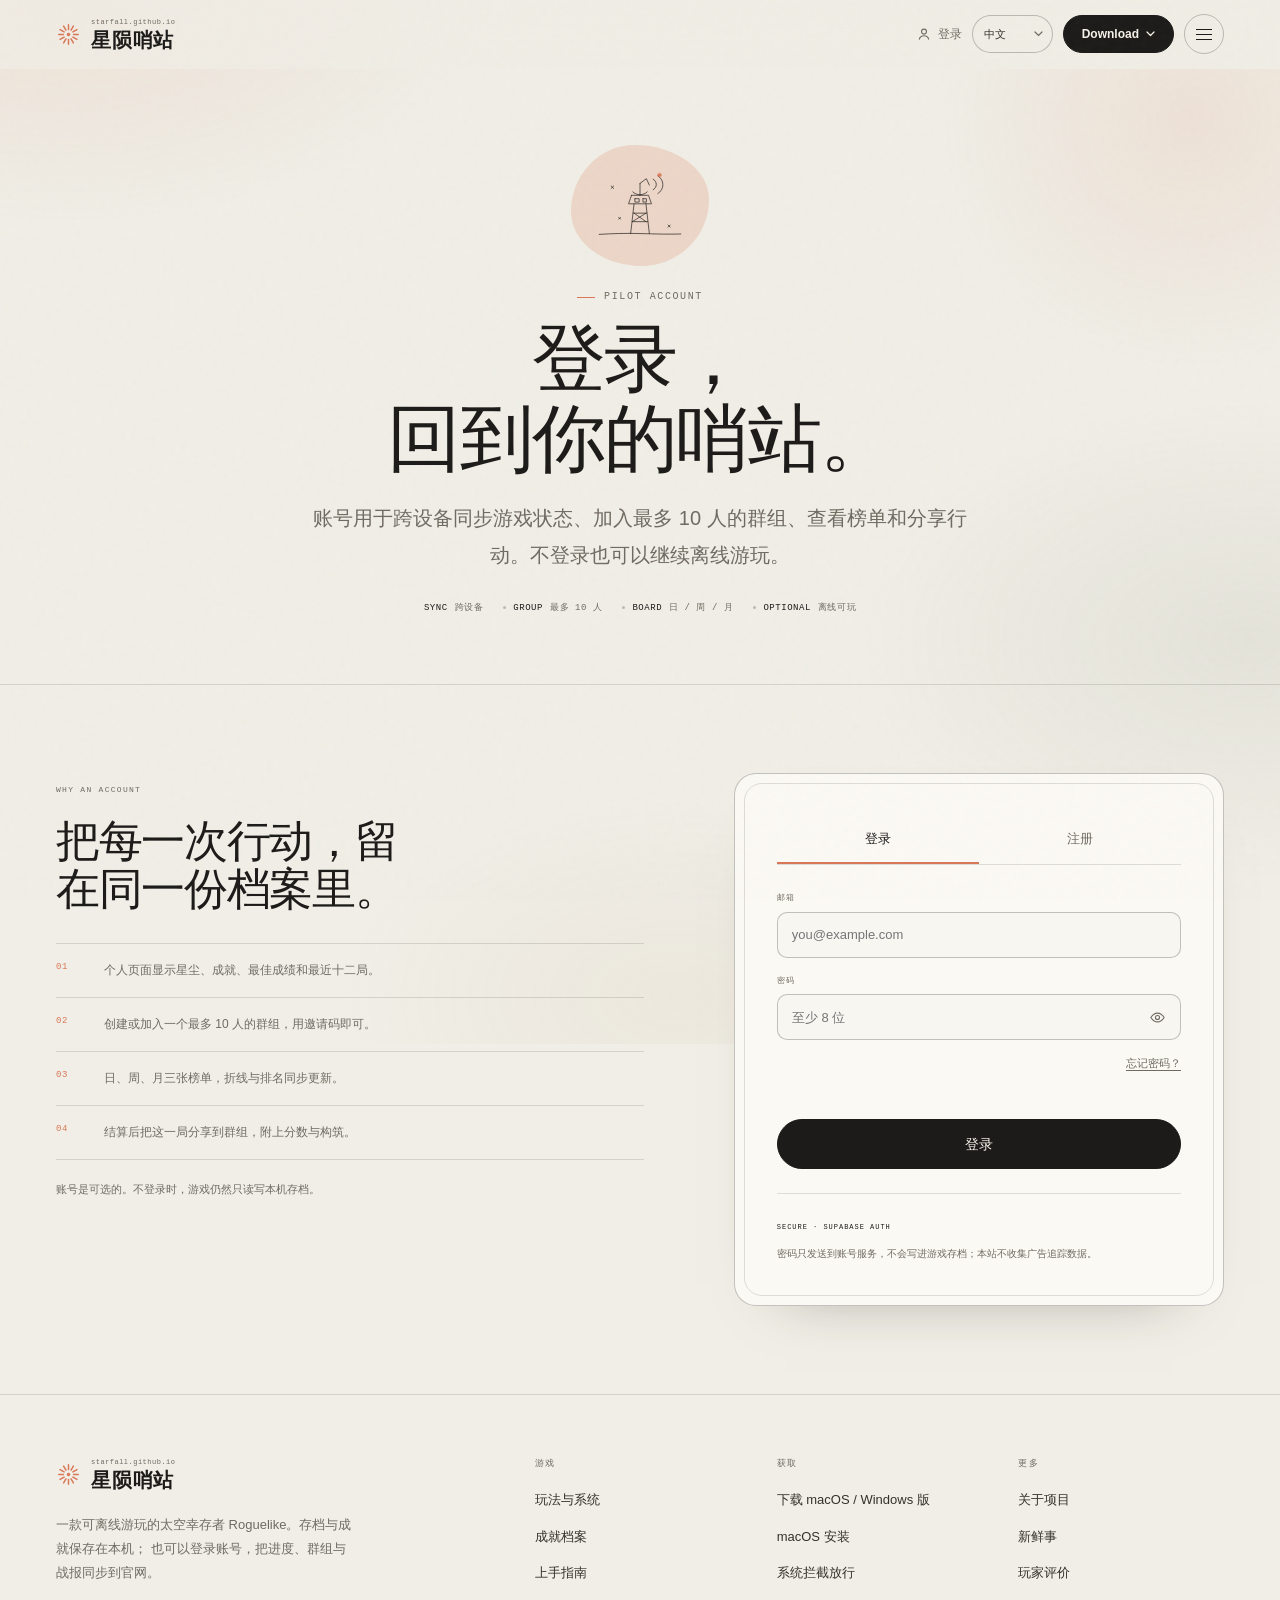
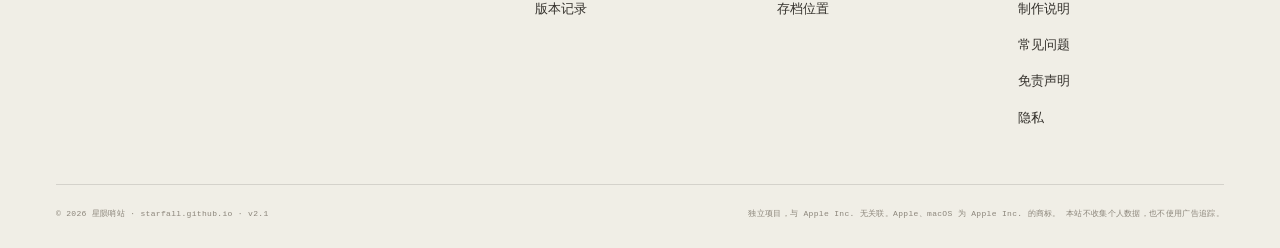
<file: account/index.html>
<!DOCTYPE html><html lang="zh-CN"> <head><meta charset="UTF-8"><meta name="viewport" content="width=device-width, initial-scale=1.0"><meta name="color-scheme" content="light"><meta name="theme-color" content="#f0eee6"><script>
      document.documentElement.classList.add('js')
      try {
        const supported = ['zh-CN', 'en', 'zh-TW', 'ja', 'fr', 'de', 'th', 'es']
        const query = new URLSearchParams(location.search).get('lang')
        const stored = localStorage.getItem('sf-lang')
        const lang = query || stored
        if (lang && lang !== 'zh-CN' && supported.includes(lang)) {
          document.documentElement.lang = lang
          document.documentElement.classList.add('i18n-pending')
        }
      } catch (error) {}
    </script><title>账号 · 星陨哨站</title><meta name="description" content="登录或注册星陨哨站账号：同步游戏状态、创建群组、查看日/周/月榜单并在群组内分享行动。"><link rel="canonical" href="https://luckbubby2014.github.io/account/"><link rel="icon" type="image/svg+xml" href="/favicon.svg"><link rel="apple-touch-icon" href="/images/app-icon.png"><meta property="og:type" content="website"><meta property="og:site_name" content="星陨哨站"><meta property="og:locale" content="zh_CN"><meta property="og:title" content="账号 · 星陨哨站"><meta property="og:description" content="登录或注册星陨哨站账号：同步游戏状态、创建群组、查看日/周/月榜单并在群组内分享行动。"><meta property="og:url" content="https://luckbubby2014.github.io/account/"><meta property="og:image" content="https://luckbubby2014.github.io/images/og.png"><meta property="og:image:width" content="1200"><meta property="og:image:height" content="630"><meta name="twitter:card" content="summary_large_image"><meta name="twitter:title" content="账号 · 星陨哨站"><meta name="twitter:description" content="登录或注册星陨哨站账号：同步游戏状态、创建群组、查看日/周/月榜单并在群组内分享行动。"><meta name="twitter:image" content="https://luckbubby2014.github.io/images/og.png"><script type="application/ld+json">{"@context":"https://schema.org","@type":"VideoGame","name":"星陨哨站","alternateName":"starfall.github.io","description":"《星陨哨站》是一款本地优先的太空幸存者 Roguelike，支持 macOS 与 Windows：武器自动开火，你控制舰船移动、冲刺和释放脉冲新星。单局 5–15 分钟，包含 9 种武器、14 项局内属性、3 个星区与 51 项本地成就。","genre":["Roguelike","Survivors-like","Shooter"],"gamePlatform":["macOS","Windows"],"operatingSystem":"macOS 12+, Windows 10+","applicationCategory":"GameApplication","softwareVersion":"2.1","inLanguage":"zh-CN","offers":{"@type":"Offer","price":"0","priceCurrency":"CNY"},"publisher":{"@type":"Organization","name":"starfall.github.io"}}</script><link rel="stylesheet" href="/_astro/about.BL5baXOC.css">
<link rel="stylesheet" href="/_astro/account.BJgjvT4w.css"></head> <body class> <div class="ambient" aria-hidden="true"></div> <div class="scroll-progress" aria-hidden="true"><i></i></div> <a class="skip-link" href="#main">跳到主要内容</a> <header class="site-header" id="site-header" data-astro-cid-ctg3m53h> <div class="wrap header-inner" data-astro-cid-ctg3m53h> <a class="brand " href="/" aria-label="星陨哨站 · 首页"> <svg class="brand-mark" width="22" height="22" viewBox="0 0 32 32" fill="none" aria-hidden="true"> <g stroke="currentColor" stroke-width="1.9" stroke-linecap="round"> <line x1="16" y1="3.5" x2="16" y2="9.5" transform="rotate(0 16 16)"></line><line x1="16" y1="3.5" x2="16" y2="9.5" transform="rotate(30 16 16)"></line><line x1="16" y1="3.5" x2="16" y2="9.5" transform="rotate(60 16 16)"></line><line x1="16" y1="3.5" x2="16" y2="9.5" transform="rotate(90 16 16)"></line><line x1="16" y1="3.5" x2="16" y2="9.5" transform="rotate(120 16 16)"></line><line x1="16" y1="3.5" x2="16" y2="9.5" transform="rotate(150 16 16)"></line><line x1="16" y1="3.5" x2="16" y2="9.5" transform="rotate(180 16 16)"></line><line x1="16" y1="3.5" x2="16" y2="9.5" transform="rotate(210 16 16)"></line><line x1="16" y1="3.5" x2="16" y2="9.5" transform="rotate(240 16 16)"></line><line x1="16" y1="3.5" x2="16" y2="9.5" transform="rotate(270 16 16)"></line><line x1="16" y1="3.5" x2="16" y2="9.5" transform="rotate(300 16 16)"></line><line x1="16" y1="3.5" x2="16" y2="9.5" transform="rotate(330 16 16)"></line> </g> <circle cx="16" cy="16" r="2.2" fill="currentColor"></circle> </svg> <span class="brand-word"> <span class="brand-en">starfall.github.io</span> <span class="brand-cn">星陨哨站</span> </span> </a> <nav class="site-nav" aria-label="主导航" data-astro-cid-ctg3m53h> <a href="/" data-astro-cid-ctg3m53h> 概览 </a><a href="/me" data-astro-cid-ctg3m53h> 飞行记录 </a><a href="/newsroom" data-astro-cid-ctg3m53h> 新鲜事 </a><a href="/group" data-astro-cid-ctg3m53h> 社区 </a><a href="/features" data-astro-cid-ctg3m53h> 玩法 </a><a href="/achievements" data-astro-cid-ctg3m53h> 成就 </a><a href="/faq" data-astro-cid-ctg3m53h> 问答 </a><a href="/about" data-astro-cid-ctg3m53h> 关于 </a> </nav> <div class="header-actions" data-astro-cid-ctg3m53h> <a class="account-link" href="/account" data-account-link aria-label="账号" data-astro-cid-ctg3m53h> <svg viewBox="0 0 20 20" fill="none" aria-hidden="true" data-astro-cid-ctg3m53h> <circle cx="10" cy="7" r="3.1" stroke="currentColor" stroke-width="1.4" data-astro-cid-ctg3m53h></circle> <path d="M4.2 16.4c.7-2.7 3-4.2 5.8-4.2s5.1 1.5 5.8 4.2" stroke="currentColor" stroke-width="1.4" stroke-linecap="round" data-astro-cid-ctg3m53h></path> </svg> <span data-account-label data-astro-cid-ctg3m53h>登录</span> </a> <div class="lang-switch" data-astro-cid-ctg3m53h> <select id="lang-select" aria-label="语言 / Language" data-astro-cid-ctg3m53h> <option value="zh-CN" data-astro-cid-ctg3m53h>中文</option> <option value="en" data-astro-cid-ctg3m53h>English</option> <option value="zh-TW" data-astro-cid-ctg3m53h>繁體中文</option> <option value="ja" data-astro-cid-ctg3m53h>日本語</option> <option value="fr" data-astro-cid-ctg3m53h>Français</option> <option value="de" data-astro-cid-ctg3m53h>Deutsch</option> <option value="th" data-astro-cid-ctg3m53h>ไทย</option> <option value="es" data-astro-cid-ctg3m53h>Español</option> </select> </div> <div class="download-menu" id="download-menu" data-astro-cid-ctg3m53h> <button class="btn btn--sm download-trigger" type="button" aria-haspopup="true" aria-expanded="false" aria-controls="download-menu-panel" data-astro-cid-ctg3m53h>
Download
<svg class="download-chevron" width="9" height="6" viewBox="0 0 9 6" fill="none" aria-hidden="true" data-astro-cid-ctg3m53h> <path d="M1 1l3.5 3.5L8 1" stroke="currentColor" stroke-width="1.2" stroke-linecap="round" stroke-linejoin="round" data-astro-cid-ctg3m53h></path> </svg> </button> <div class="download-panel" id="download-menu-panel" role="menu" aria-label="Download" hidden data-astro-cid-ctg3m53h> <div class="download-detect" data-platform-detect hidden data-astro-cid-ctg3m53h> <span class="mono" data-astro-cid-ctg3m53h>YOUR SYSTEM</span> <b data-platform-name data-astro-cid-ctg3m53h>识别中…</b> </div> <a role="menuitem" href="https://github.com/luckbubby2014/luckbubby2014.github.io/releases/download/v2.1/starfall-outpost-2.1-arm64.dmg" download="星陨哨站-2.1-arm64.dmg" data-download-platform="macos" data-astro-cid-ctg3m53h> <span class="dp-platform" data-astro-cid-ctg3m53h>macOS</span> <span class="dp-meta" data-astro-cid-ctg3m53h>v2.1 · 107.0 MB</span> <span class="dp-chip" data-astro-cid-ctg3m53h>Apple Silicon · DMG</span> </a> <a role="menuitem" href="https://github.com/luckbubby2014/luckbubby2014.github.io/releases/download/v2.1/starfall-outpost-2.1-win-x64.zip" download="星陨哨站-2.1-win-x64.zip" data-download-platform="windows" data-astro-cid-ctg3m53h> <span class="dp-platform" data-astro-cid-ctg3m53h>Windows</span> <span class="dp-meta" data-astro-cid-ctg3m53h>v2.1 · 132.4 MB</span> <span class="dp-chip" data-astro-cid-ctg3m53h>x64 · ZIP</span> </a> <a class="dp-all" role="menuitem" href="/download" data-astro-cid-ctg3m53h>所有下载与安装说明 <span aria-hidden="true" data-astro-cid-ctg3m53h>→</span></a> </div> </div> <button class="nav-toggle" type="button" aria-expanded="false" aria-controls="mobile-nav" aria-label="打开菜单" data-astro-cid-ctg3m53h> <span data-astro-cid-ctg3m53h></span> </button> </div> </div> </header> <div class="nav-scrim" id="nav-scrim" hidden data-astro-cid-ctg3m53h></div> <aside class="mobile-nav" id="mobile-nav" role="dialog" aria-modal="true" aria-label="导航" aria-hidden="true" data-astro-cid-ctg3m53h> <div class="mobile-nav-head" data-astro-cid-ctg3m53h> <span class="mono" data-astro-cid-ctg3m53h>STARFALL OUTPOST</span> <button class="mobile-nav-close" type="button" aria-label="关闭菜单" data-astro-cid-ctg3m53h> <svg width="14" height="14" viewBox="0 0 14 14" fill="none" aria-hidden="true" data-astro-cid-ctg3m53h> <path d="M2 2l10 10M12 2L2 12" stroke="currentColor" stroke-width="1.5" stroke-linecap="round" data-astro-cid-ctg3m53h></path> </svg> </button> </div> <div class="mobile-nav-body" data-astro-cid-ctg3m53h> <div class="mobile-nav-detect" data-platform-detect hidden data-astro-cid-ctg3m53h> <span class="mono" data-astro-cid-ctg3m53h>检测到的系统</span> <b data-platform-name data-astro-cid-ctg3m53h>识别中…</b> <span class="mobile-nav-detect-note" data-astro-cid-ctg3m53h>两个平台安装包同等可用</span> </div> <div class="mobile-nav-downloads" data-astro-cid-ctg3m53h> <a class="btn" href="https://github.com/luckbubby2014/luckbubby2014.github.io/releases/download/v2.1/starfall-outpost-2.1-arm64.dmg" download="星陨哨站-2.1-arm64.dmg" data-download-platform="macos" data-astro-cid-ctg3m53h> <span class="mono" data-astro-cid-ctg3m53h>macOS</span>
下载 macOS 版
</a> <a class="btn" href="https://github.com/luckbubby2014/luckbubby2014.github.io/releases/download/v2.1/starfall-outpost-2.1-win-x64.zip" download="星陨哨站-2.1-win-x64.zip" data-download-platform="windows" data-astro-cid-ctg3m53h> <span class="mono" data-astro-cid-ctg3m53h>Windows</span>
下载 Windows 版
</a> </div> <nav class="mobile-nav-links" aria-label="导航" data-astro-cid-ctg3m53h> <a href="/" data-astro-cid-ctg3m53h> 概览 <span data-astro-cid-ctg3m53h>01</span> </a><a href="/me" data-astro-cid-ctg3m53h> 飞行记录 <span data-astro-cid-ctg3m53h>02</span> </a><a href="/newsroom" data-astro-cid-ctg3m53h> 新鲜事 <span data-astro-cid-ctg3m53h>03</span> </a><a href="/group" data-astro-cid-ctg3m53h> 社区 <span data-astro-cid-ctg3m53h>04</span> </a><a href="/features" data-astro-cid-ctg3m53h> 玩法 <span data-astro-cid-ctg3m53h>05</span> </a><a href="/achievements" data-astro-cid-ctg3m53h> 成就 <span data-astro-cid-ctg3m53h>06</span> </a><a href="/guide" data-astro-cid-ctg3m53h> 指南 <span data-astro-cid-ctg3m53h>07</span> </a><a href="/changelog" data-astro-cid-ctg3m53h> 版本 <span data-astro-cid-ctg3m53h>08</span> </a><a href="/faq" data-astro-cid-ctg3m53h> 问答 <span data-astro-cid-ctg3m53h>09</span> </a><a href="/about" data-astro-cid-ctg3m53h> 关于 <span data-astro-cid-ctg3m53h>10</span> </a><a href="/download" data-astro-cid-ctg3m53h> 下载 <span data-astro-cid-ctg3m53h>11</span> </a> </nav> </div> <div class="mobile-nav-foot" data-astro-cid-ctg3m53h> <a class="mobile-nav-account" href="/account" data-account-link data-account-mobile data-astro-cid-ctg3m53h> <svg viewBox="0 0 20 20" fill="none" aria-hidden="true" data-astro-cid-ctg3m53h> <circle cx="10" cy="7" r="3.1" stroke="currentColor" stroke-width="1.4" data-astro-cid-ctg3m53h></circle> <path d="M4.2 16.4c.7-2.7 3-4.2 5.8-4.2s5.1 1.5 5.8 4.2" stroke="currentColor" stroke-width="1.4" stroke-linecap="round" data-astro-cid-ctg3m53h></path> </svg> <span data-account-label-mobile data-astro-cid-ctg3m53h>账号</span> </a> <a class="mobile-nav-guide" href="/download" data-astro-cid-ctg3m53h>所有下载与安装说明 <span aria-hidden="true" data-astro-cid-ctg3m53h>→</span></a> <div class="mobile-nav-meta" data-astro-cid-ctg3m53h> <span class="mono" data-astro-cid-ctg3m53h>V2.1 · MACOS + WINDOWS</span> <span data-astro-cid-ctg3m53h>离线优先 · 账号可选</span> </div> </div> </aside> <script type="module" src="/_astro/SiteHeader.astro_astro_type_script_index_0_lang.KUBXHaD1.js"></script>  <main id="main">  <header class="page-hero"> <div class="wrap page-hero-inner"> <div class="art-plate art-plate--clay page-hero-art"> <svg class="line-art line-art--beacon" viewBox="0 0 240 200" fill="none" aria-hidden="true"> <g class="art-lines" stroke="currentColor" stroke-width="1.6" stroke-linecap="round" stroke-linejoin="round">  <path pathLength="1" style="--i:0" d="M24 168c30-2 60-3 96-2 38 1 68 2 96 1"></path> <path pathLength="1" style="--i:1" d="M98 166 106 96m36 70-8-70"></path> <path pathLength="1" style="--i:2" d="M102 138h36M104 118h32M102 138l32-20M134 138l-28-20"></path> <path pathLength="1" style="--i:3" d="M100 76h40l7 20H93z"></path> <path pathLength="1" style="--i:4" d="M108 84h10v8h-10zM127 84h8v8h-8z"></path> <path pathLength="1" style="--i:5" d="M120 76V48"></path> <path pathLength="1" style="--i:6" d="M103 68c9 9 25 9 34 0"></path> <path pathLength="1" style="--i:7" d="M120 48l15-11 7 15"></path> <path pathLength="1" style="--i:8" d="M151 38c10 6 10 19 0 25M162 30c16 10 16 32 0 42"></path> <path pathLength="1" style="--i:9" d="M52 54l6 6m-6 0 6-6M186 146l5 5m-5 0 5-5M70 128l4 4m-4 0 4-4"></path>           </g> <g class="art-accent"> <circle cx="166" cy="28" r="4.6"></circle>          </g> </svg> </div> <div class="eyebrow">PILOT ACCOUNT</div> <h1>登录，<br />回到你的哨站。</h1> <p class="lede">账号用于跨设备同步游戏状态、加入最多 10 人的群组、查看榜单和分享行动。不登录也可以继续离线游玩。</p> <div class="page-hero-meta"> <span><b>SYNC</b> 跨设备</span><span><b>GROUP</b> 最多 10 人</span><span><b>BOARD</b> 日 / 周 / 月</span><span><b>OPTIONAL</b> 离线可玩</span> </div> </div> </header> <section class="section section--tight" data-astro-cid-o7lwksye> <div class="wrap auth-shell" data-astro-cid-o7lwksye> <aside class="auth-side" data-astro-cid-o7lwksye> <span class="mono" data-astro-cid-o7lwksye>WHY AN ACCOUNT</span> <h2 data-astro-cid-o7lwksye>把每一次行动，留在同一份档案里。</h2> <ul data-astro-cid-o7lwksye> <li data-astro-cid-o7lwksye><b data-astro-cid-o7lwksye>01</b><span data-astro-cid-o7lwksye>个人页面显示星尘、成就、最佳成绩和最近十二局。</span></li> <li data-astro-cid-o7lwksye><b data-astro-cid-o7lwksye>02</b><span data-astro-cid-o7lwksye>创建或加入一个最多 10 人的群组，用邀请码即可。</span></li> <li data-astro-cid-o7lwksye><b data-astro-cid-o7lwksye>03</b><span data-astro-cid-o7lwksye>日、周、月三张榜单，折线与排名同步更新。</span></li> <li data-astro-cid-o7lwksye><b data-astro-cid-o7lwksye>04</b><span data-astro-cid-o7lwksye>结算后把这一局分享到群组，附上分数与构筑。</span></li> </ul> <p class="auth-note" data-astro-cid-o7lwksye>账号是可选的。不登录时，游戏仍然只读写本机存档。</p> </aside> <div class="auth-card" id="auth-card" data-astro-cid-o7lwksye> <div id="auth-form-panel" data-astro-cid-o7lwksye> <div class="auth-tabs" role="tablist" aria-label="登录或注册" data-astro-cid-o7lwksye> <button type="button" class="is-active" data-auth-tab="signin" role="tab" aria-selected="true" data-astro-cid-o7lwksye>登录</button> <button type="button" data-auth-tab="signup" role="tab" aria-selected="false" data-astro-cid-o7lwksye>注册</button> </div> <form id="auth-form" novalidate data-astro-cid-o7lwksye> <div class="auth-field auth-field--name" data-signup-only hidden data-astro-cid-o7lwksye> <label for="auth-name" data-astro-cid-o7lwksye>飞行员代号</label> <input id="auth-name" name="name" type="text" autocomplete="nickname" minlength="2" maxlength="24" placeholder="2–24 个字符" data-astro-cid-o7lwksye> </div> <div class="auth-field" data-astro-cid-o7lwksye> <label for="auth-email" data-astro-cid-o7lwksye>邮箱</label> <input id="auth-email" name="email" type="email" autocomplete="email" required placeholder="you@example.com" data-astro-cid-o7lwksye> </div> <div class="auth-field" data-astro-cid-o7lwksye> <label for="auth-password" data-astro-cid-o7lwksye>密码</label> <div class="auth-input" data-astro-cid-o7lwksye> <input id="auth-password" name="password" type="password" autocomplete="current-password" required minlength="8" placeholder="至少 8 位" data-astro-cid-o7lwksye> <button class="auth-eye" type="button" data-toggle-password="auth-password" aria-label="显示密码" aria-pressed="false" data-astro-cid-o7lwksye> <svg viewBox="0 0 20 20" fill="none" aria-hidden="true" data-astro-cid-o7lwksye> <path d="M2.2 10S5.4 4.8 10 4.8 17.8 10 17.8 10 14.6 15.2 10 15.2 2.2 10 2.2 10Z" stroke="currentColor" stroke-width="1.3" data-astro-cid-o7lwksye></path> <circle cx="10" cy="10" r="2.4" stroke="currentColor" stroke-width="1.3" data-astro-cid-o7lwksye></circle> </svg> </button> </div> </div> <div class="auth-field" data-signup-only hidden data-astro-cid-o7lwksye> <label for="auth-confirm" data-astro-cid-o7lwksye>确认密码</label> <div class="auth-input" data-astro-cid-o7lwksye> <input id="auth-confirm" name="confirm" type="password" autocomplete="new-password" minlength="8" placeholder="再输入一次" data-astro-cid-o7lwksye> <button class="auth-eye" type="button" data-toggle-password="auth-confirm" aria-label="显示密码" aria-pressed="false" data-astro-cid-o7lwksye> <svg viewBox="0 0 20 20" fill="none" aria-hidden="true" data-astro-cid-o7lwksye> <path d="M2.2 10S5.4 4.8 10 4.8 17.8 10 17.8 10 14.6 15.2 10 15.2 2.2 10 2.2 10Z" stroke="currentColor" stroke-width="1.3" data-astro-cid-o7lwksye></path> <circle cx="10" cy="10" r="2.4" stroke="currentColor" stroke-width="1.3" data-astro-cid-o7lwksye></circle> </svg> </button> </div> </div> <div class="auth-field" data-signup-only hidden data-astro-cid-o7lwksye> <label for="auth-question" data-astro-cid-o7lwksye>保密问题</label> <select id="auth-question" name="question" class="auth-select" data-astro-cid-o7lwksye> <option value="" data-astro-cid-o7lwksye>选择一个保密问题（可选）</option> <option value="第一艘飞船的名字" data-astro-cid-o7lwksye>你的第一艘飞船叫什么名字？</option> <option value="第一次出击的星区" data-astro-cid-o7lwksye>你第一次出击去的是哪个星区？</option> <option value="最喜欢的武器" data-astro-cid-o7lwksye>你最喜欢用哪把武器？</option> <option value="第一次到达的分数" data-astro-cid-o7lwksye>你第一次拿到的最高分是多少？</option> <option value="自定义" data-astro-cid-o7lwksye>自定义问题</option> </select> </div> <div class="auth-field" data-signup-extra data-custom-question hidden data-astro-cid-o7lwksye> <label for="auth-question-custom" data-astro-cid-o7lwksye>自定义问题</label> <input id="auth-question-custom" name="questionCustom" type="text" maxlength="40" placeholder="例如：我的舰船编号是多少？" data-astro-cid-o7lwksye> </div> <div class="auth-field" data-signup-extra data-answer-field hidden data-astro-cid-o7lwksye> <label for="auth-answer" data-astro-cid-o7lwksye>保密问题答案</label> <input id="auth-answer" name="answer" type="text" autocomplete="off" maxlength="60" placeholder="答案不区分大小写" data-astro-cid-o7lwksye> </div> <div class="auth-links" id="auth-forgot-row" data-astro-cid-o7lwksye> <button class="auth-link" type="button" id="auth-forgot" data-astro-cid-o7lwksye>忘记密码？</button> </div> <p class="auth-status" id="auth-status" role="status" aria-live="polite" data-astro-cid-o7lwksye></p> <button class="btn btn--block" id="auth-submit" type="submit" data-astro-cid-o7lwksye>登录</button> </form> <div class="auth-foot" data-astro-cid-o7lwksye> <span class="mono" data-astro-cid-o7lwksye>SECURE · SUPABASE AUTH</span> <p data-astro-cid-o7lwksye>密码只发送到账号服务，不会写进游戏存档；本站不收集广告追踪数据。</p> </div> </div> <div id="auth-recovery-panel" hidden data-astro-cid-o7lwksye> <button class="auth-back" type="button" id="auth-recovery-back" data-astro-cid-o7lwksye>← 返回登录</button> <span class="mono" data-astro-cid-o7lwksye>RECOVER ACCESS</span> <h2 data-astro-cid-o7lwksye>找回账号。</h2> <p class="auth-recovery-lede" data-astro-cid-o7lwksye>用邮箱验证码直接重设密码，或用注册时设置的保密问题验证身份。</p> <div class="auth-tabs auth-tabs--sub" role="tablist" aria-label="找回方式" data-astro-cid-o7lwksye> <button type="button" class="is-active" data-recovery-tab="code" role="tab" aria-selected="true" data-astro-cid-o7lwksye>邮箱验证码</button> <button type="button" data-recovery-tab="question" role="tab" aria-selected="false" data-astro-cid-o7lwksye>保密问题</button> </div> <div data-recovery-pane="code" data-astro-cid-o7lwksye> <div class="auth-field" data-astro-cid-o7lwksye> <label for="recovery-code-email" data-astro-cid-o7lwksye>邮箱</label> <input id="recovery-code-email" type="email" autocomplete="email" placeholder="you@example.com" data-astro-cid-o7lwksye> </div> <button class="btn btn--ghost btn--block" type="button" id="recovery-send-code" data-astro-cid-o7lwksye>发送验证码</button> <div class="auth-field auth-field--code" id="recovery-code-fields" hidden data-astro-cid-o7lwksye> <label for="recovery-code" data-astro-cid-o7lwksye>邮箱验证码</label> <input id="recovery-code" type="text" inputmode="numeric" autocomplete="one-time-code" maxlength="8" placeholder="6 位数字" data-astro-cid-o7lwksye> </div> <div id="recovery-newpass" hidden data-astro-cid-o7lwksye> <div class="auth-field" data-astro-cid-o7lwksye> <label for="recovery-password" data-astro-cid-o7lwksye>新密码</label> <div class="auth-input" data-astro-cid-o7lwksye> <input id="recovery-password" type="password" autocomplete="new-password" minlength="8" placeholder="至少 8 位" data-astro-cid-o7lwksye> <button class="auth-eye" type="button" data-toggle-password="recovery-password" aria-label="显示密码" aria-pressed="false" data-astro-cid-o7lwksye> <svg viewBox="0 0 20 20" fill="none" aria-hidden="true" data-astro-cid-o7lwksye> <path d="M2.2 10S5.4 4.8 10 4.8 17.8 10 17.8 10 14.6 15.2 10 15.2 2.2 10 2.2 10Z" stroke="currentColor" stroke-width="1.3" data-astro-cid-o7lwksye></path> <circle cx="10" cy="10" r="2.4" stroke="currentColor" stroke-width="1.3" data-astro-cid-o7lwksye></circle> </svg> </button> </div> </div> <div class="auth-field" data-astro-cid-o7lwksye> <label for="recovery-password-confirm" data-astro-cid-o7lwksye>确认新密码</label> <div class="auth-input" data-astro-cid-o7lwksye> <input id="recovery-password-confirm" type="password" autocomplete="new-password" minlength="8" placeholder="再输入一次" data-astro-cid-o7lwksye> <button class="auth-eye" type="button" data-toggle-password="recovery-password-confirm" aria-label="显示密码" aria-pressed="false" data-astro-cid-o7lwksye> <svg viewBox="0 0 20 20" fill="none" aria-hidden="true" data-astro-cid-o7lwksye> <path d="M2.2 10S5.4 4.8 10 4.8 17.8 10 17.8 10 14.6 15.2 10 15.2 2.2 10 2.2 10Z" stroke="currentColor" stroke-width="1.3" data-astro-cid-o7lwksye></path> <circle cx="10" cy="10" r="2.4" stroke="currentColor" stroke-width="1.3" data-astro-cid-o7lwksye></circle> </svg> </button> </div> </div> <button class="btn btn--block" type="button" id="recovery-submit-code" data-astro-cid-o7lwksye>验证并重设密码</button> </div> </div> <div data-recovery-pane="question" hidden data-astro-cid-o7lwksye> <div class="auth-field" data-astro-cid-o7lwksye> <label for="recovery-question-email" data-astro-cid-o7lwksye>邮箱</label> <input id="recovery-question-email" type="email" autocomplete="email" placeholder="you@example.com" data-astro-cid-o7lwksye> </div> <button class="btn btn--ghost btn--block" type="button" id="recovery-load-question" data-astro-cid-o7lwksye>读取我的保密问题</button> <div id="recovery-question-box" hidden data-astro-cid-o7lwksye> <p class="auth-question-text" id="recovery-question-text" data-astro-cid-o7lwksye></p> <div class="auth-field" data-astro-cid-o7lwksye> <label for="recovery-answer" data-astro-cid-o7lwksye>你的答案</label> <input id="recovery-answer" type="text" autocomplete="off" maxlength="60" placeholder="答案不区分大小写" data-astro-cid-o7lwksye> </div> <button class="btn btn--block" type="button" id="recovery-submit-question" data-astro-cid-o7lwksye>验证并发送重置邮件</button> </div> </div> <p class="auth-status" id="recovery-status" role="status" aria-live="polite" data-astro-cid-o7lwksye></p> <p class="auth-recovery-note" data-astro-cid-o7lwksye>验证码由账号服务发送；保密问题连续答错 5 次会锁定 15 分钟。找回流程同样不会影响本机存档。</p> </div> <div id="auth-signed-panel" hidden data-astro-cid-o7lwksye> <span class="mono" data-astro-cid-o7lwksye>SIGNED IN</span> <h2 data-astro-cid-o7lwksye>欢迎回来，<span data-auth-name data-astro-cid-o7lwksye>飞行员</span>。</h2> <p class="auth-signed-mail" data-auth-email data-astro-cid-o7lwksye></p> <div class="auth-signed-actions" data-astro-cid-o7lwksye> <a class="btn" href="/me" data-astro-cid-o7lwksye>打开个人页面</a> <a class="btn btn--ghost" href="/group" data-astro-cid-o7lwksye>进入群组</a> <a class="btn btn--ghost" href="/newsroom/admin" data-admin-only hidden data-astro-cid-o7lwksye>发布新鲜事</a> </div> <button class="auth-signout" type="button" id="auth-signout" data-astro-cid-o7lwksye>退出登录</button> </div> </div> </div> </section>  <script type="module" src="/_astro/account.astro_astro_type_script_index_0_lang.CrGnoQyQ.js"></script>  </main> <footer class="site-footer"> <div class="wrap"> <div class="footer-top"> <div class="footer-brand"> <a class="brand " href="/" aria-label="星陨哨站 · 首页"> <svg class="brand-mark" width="26" height="26" viewBox="0 0 32 32" fill="none" aria-hidden="true"> <g stroke="currentColor" stroke-width="1.9" stroke-linecap="round"> <line x1="16" y1="3.5" x2="16" y2="9.5" transform="rotate(0 16 16)"></line><line x1="16" y1="3.5" x2="16" y2="9.5" transform="rotate(30 16 16)"></line><line x1="16" y1="3.5" x2="16" y2="9.5" transform="rotate(60 16 16)"></line><line x1="16" y1="3.5" x2="16" y2="9.5" transform="rotate(90 16 16)"></line><line x1="16" y1="3.5" x2="16" y2="9.5" transform="rotate(120 16 16)"></line><line x1="16" y1="3.5" x2="16" y2="9.5" transform="rotate(150 16 16)"></line><line x1="16" y1="3.5" x2="16" y2="9.5" transform="rotate(180 16 16)"></line><line x1="16" y1="3.5" x2="16" y2="9.5" transform="rotate(210 16 16)"></line><line x1="16" y1="3.5" x2="16" y2="9.5" transform="rotate(240 16 16)"></line><line x1="16" y1="3.5" x2="16" y2="9.5" transform="rotate(270 16 16)"></line><line x1="16" y1="3.5" x2="16" y2="9.5" transform="rotate(300 16 16)"></line><line x1="16" y1="3.5" x2="16" y2="9.5" transform="rotate(330 16 16)"></line> </g> <circle cx="16" cy="16" r="2.2" fill="currentColor"></circle> </svg> <span class="brand-word"> <span class="brand-en">starfall.github.io</span> <span class="brand-cn">星陨哨站</span> </span> </a> <p>
一款可离线游玩的太空幸存者 Roguelike。存档与成就保存在本机；
          也可以登录账号，把进度、群组与战报同步到官网。
</p> </div> <div class="footer-col"> <h3>游戏</h3> <ul> <li><a href="/features">玩法与系统</a></li> <li><a href="/achievements">成就档案</a></li> <li><a href="/guide">上手指南</a></li> <li><a href="/changelog">版本记录</a></li> </ul> </div> <div class="footer-col"> <h3>获取</h3> <ul> <li><a href="/download">下载 macOS / Windows 版</a></li> <li><a href="/download#install">macOS 安装</a></li> <li><a href="/download#gatekeeper">系统拦截放行</a></li> <li><a href="/faq#save">存档位置</a></li> </ul> </div> <div class="footer-col"> <h3>更多</h3> <ul> <li><a href="/about">关于项目</a></li> <li><a href="/newsroom">新鲜事</a></li> <li><a href="/#reviews">玩家评价</a></li> <li><a href="/about#colophon">制作说明</a></li> <li><a href="/faq">常见问题</a></li> <li><a href="/about#disclaimer">免责声明</a></li> <li><a href="/faq#privacy">隐私</a></li> </ul> </div> </div> <div class="footer-bottom"> <span>© 2026 星陨哨站 · starfall.github.io · v2.1</span> <span class="legal">
独立项目，与 Apple Inc. 无关联。Apple、macOS 为 Apple Inc. 的商标。
        本站不收集个人数据，也不使用广告追踪。
</span> </div> </div> </footer> <div class="lightbox" id="lightbox" aria-hidden="true" role="dialog" aria-label="查看大图"> <button class="lightbox-close" type="button" aria-label="关闭大图">×</button> <img alt=""> </div> <div class="toast" id="toast" role="status" aria-live="polite"></div> <script type="module" src="/_astro/Layout.astro_astro_type_script_index_0_lang.DCYWA53B.js"></script> <script type="module" src="/_astro/Layout.astro_astro_type_script_index_1_lang.CrIVjwGn.js"></script> <script type="module">const w=document.getElementById("site-header"),r=document.querySelector(".nav-toggle"),i=document.getElementById("mobile-nav"),s=document.getElementById("nav-scrim"),p=document.querySelector(".mobile-nav-close"),f=()=>{w?.classList.toggle("is-scrolled",window.scrollY>8)};f();window.addEventListener("scroll",f,{passive:!0});const a=()=>{r?.setAttribute("aria-expanded","false"),r?.setAttribute("aria-label","打开菜单"),i?.classList.remove("is-open"),i?.setAttribute("aria-hidden","true"),s?.classList.remove("is-open"),document.body.classList.remove("nav-open"),window.setTimeout(()=>{!i?.classList.contains("is-open")&&s&&(s.hidden=!0)},340)},h=()=>{s&&(s.hidden=!1),requestAnimationFrame(()=>s?.classList.add("is-open")),r?.setAttribute("aria-expanded","true"),r?.setAttribute("aria-label","关闭菜单"),i?.classList.add("is-open"),i?.setAttribute("aria-hidden","false"),document.body.classList.add("nav-open"),window.setTimeout(()=>p?.focus(),80)};r?.addEventListener("click",()=>{r.getAttribute("aria-expanded")==="true"?a():h()});p?.addEventListener("click",a);s?.addEventListener("click",a);i?.querySelectorAll("a").forEach(e=>e.addEventListener("click",a));window.addEventListener("keydown",e=>{e.key==="Escape"&&a()});window.addEventListener("resize",()=>{window.innerWidth>1359&&a()});const m=document.querySelectorAll("[data-reveal]");if("IntersectionObserver"in window&&!window.matchMedia("(prefers-reduced-motion: reduce)").matches){const e=new IntersectionObserver(t=>{for(const n of t)n.isIntersecting&&(n.target.classList.add("is-revealed"),e.unobserve(n.target))},{rootMargin:"0px 0px -8% 0px",threshold:.08});m.forEach(t=>e.observe(t))}else m.forEach(e=>e.classList.add("is-revealed"));const v=document.querySelectorAll(".line-art"),l=e=>e.classList.add("is-drawn"),g=window.matchMedia("(prefers-reduced-motion: reduce)").matches;if(g||!("IntersectionObserver"in window))v.forEach(l);else{const e=new IntersectionObserver(t=>{for(const n of t)n.isIntersecting&&(l(n.target),e.unobserve(n.target))},{rootMargin:"0px 0px -10% 0px",threshold:.15});v.forEach(t=>{t.getBoundingClientRect().top<window.innerHeight*.92?l(t):e.observe(t)})}const o=document.getElementById("lightbox"),c=o?.querySelector("img"),L=(e,t)=>{!o||!c||(c.src=e,c.alt=t,o.classList.add("is-open"),o.setAttribute("aria-hidden","false"),document.body.classList.add("nav-open"),o.querySelector(".lightbox-close")?.focus())},u=()=>{o&&(o.classList.remove("is-open"),o.setAttribute("aria-hidden","true"),document.body.classList.remove("nav-open"),c&&(c.src=""))};document.querySelectorAll("[data-lightbox]").forEach(e=>{const t=()=>{const n=e.querySelector("img");n&&L(n.src,n.alt)};e.addEventListener("click",t),e.addEventListener("keydown",n=>{(n.key==="Enter"||n.key===" ")&&(n.preventDefault(),t())}),e.hasAttribute("tabindex")||e.setAttribute("tabindex","0"),e.hasAttribute("role")||e.setAttribute("role","button")});o?.addEventListener("click",e=>{e.target===o&&u()});o?.querySelector(".lightbox-close")?.addEventListener("click",u);let b=0;const d=document.getElementById("toast"),y=e=>{d&&(d.textContent=e,d.classList.add("is-visible"),window.clearTimeout(b),b=window.setTimeout(()=>d.classList.remove("is-visible"),2100))};document.addEventListener("site:toast",e=>{y(e.detail||"已复制")});document.addEventListener("keydown",e=>{e.key==="Escape"&&o?.classList.contains("is-open")&&u()});const E=async e=>{try{if(navigator.clipboard&&window.isSecureContext)return await navigator.clipboard.writeText(e),!0}catch{}try{const t=document.createElement("textarea");t.value=e,t.setAttribute("readonly",""),t.style.position="fixed",t.style.opacity="0",document.body.appendChild(t),t.select();const n=document.execCommand("copy");return document.body.removeChild(t),n}catch{return!1}};document.querySelectorAll("[data-copy]").forEach(e=>{e.addEventListener("click",async()=>{const t=e.dataset.copy??"",n=await E(t);y(n?"已复制到剪贴板":"复制失败，请手动选择文本")})});document.documentElement.style.scrollPaddingTop="88px";</script> </body> </html>
</file>
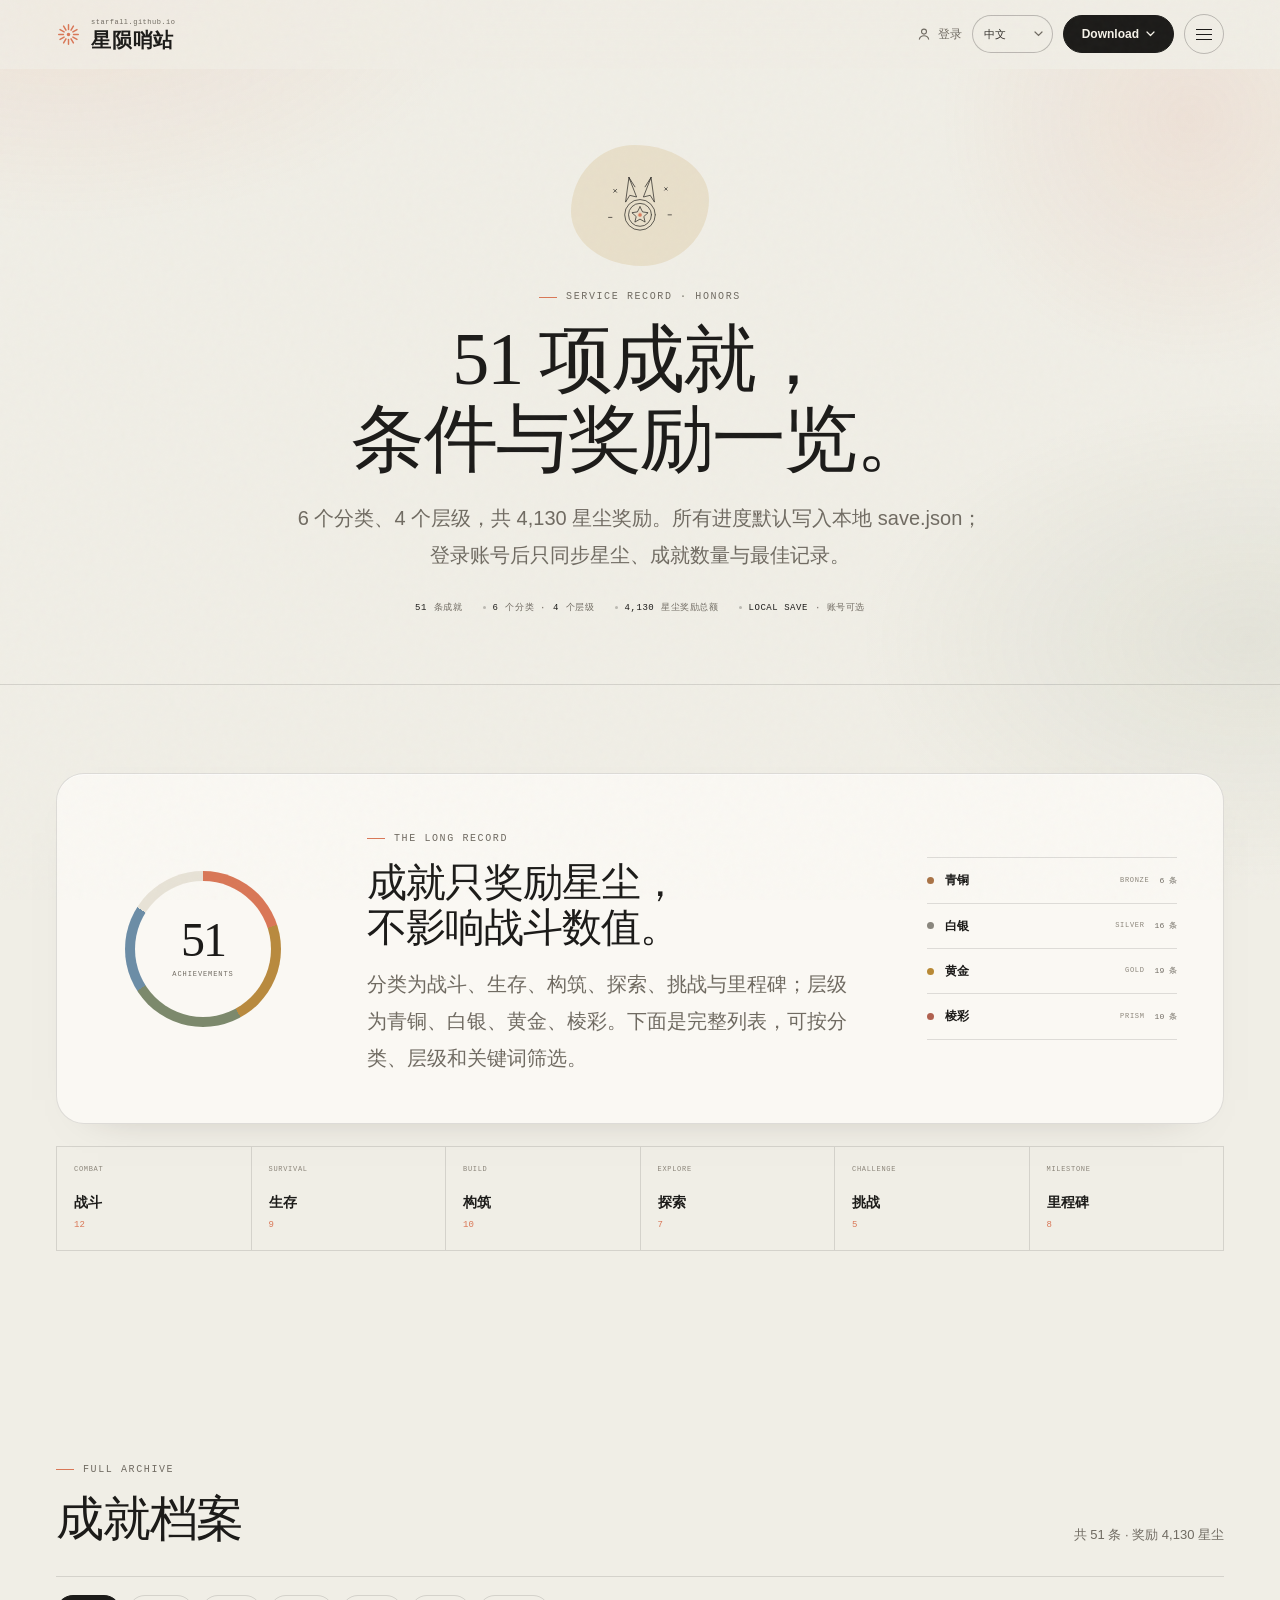
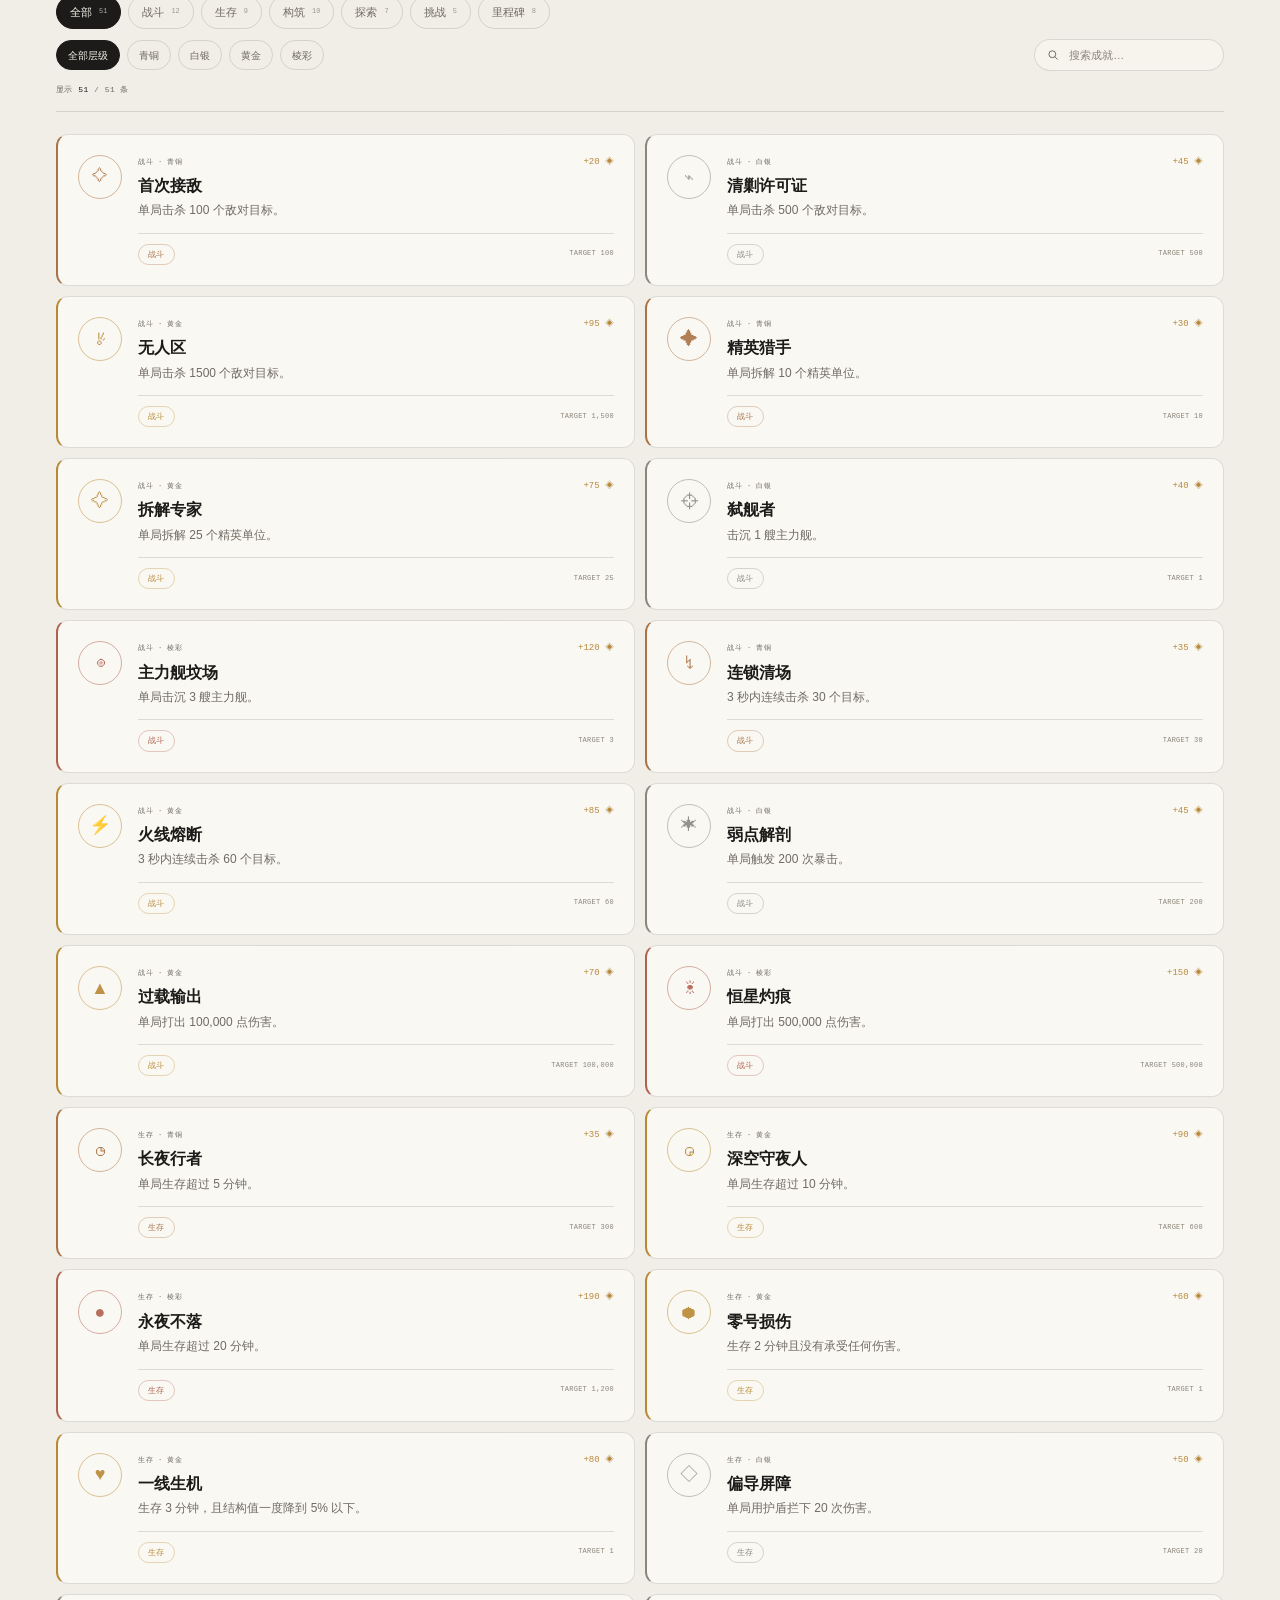
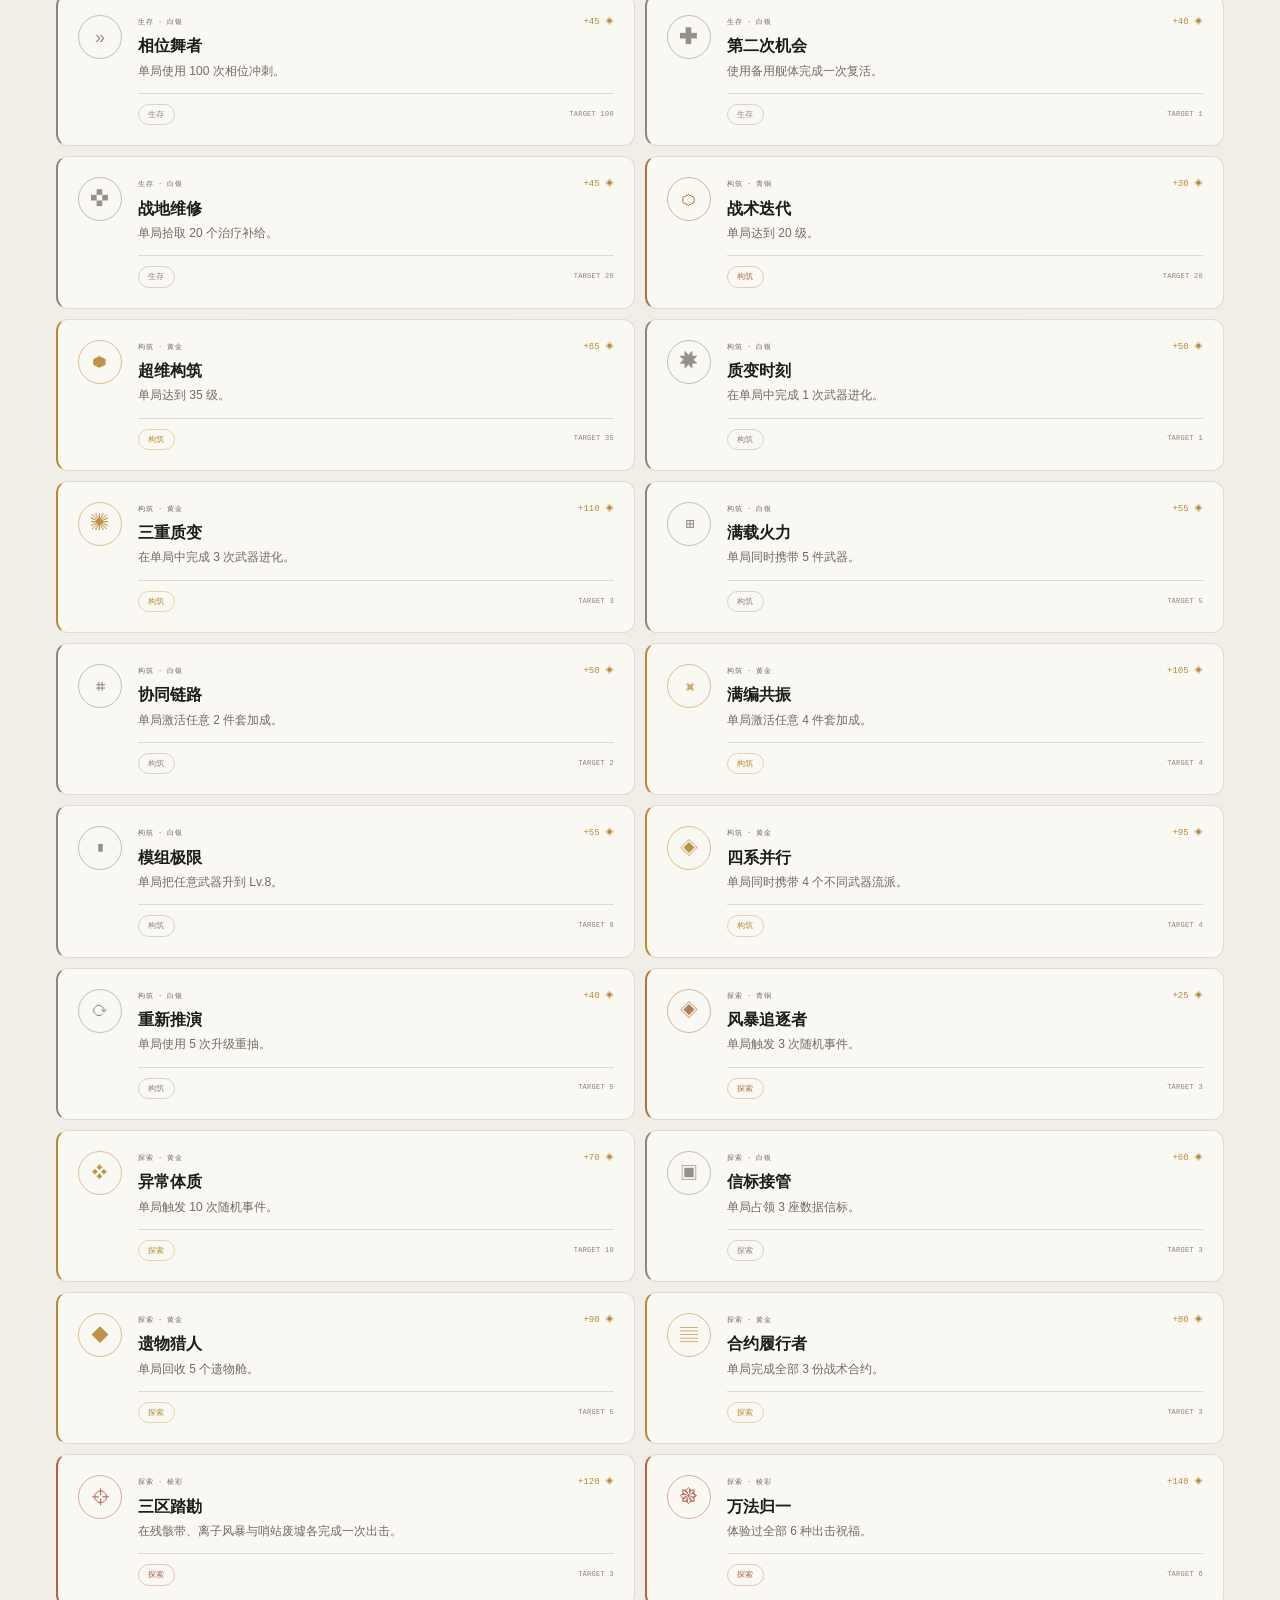
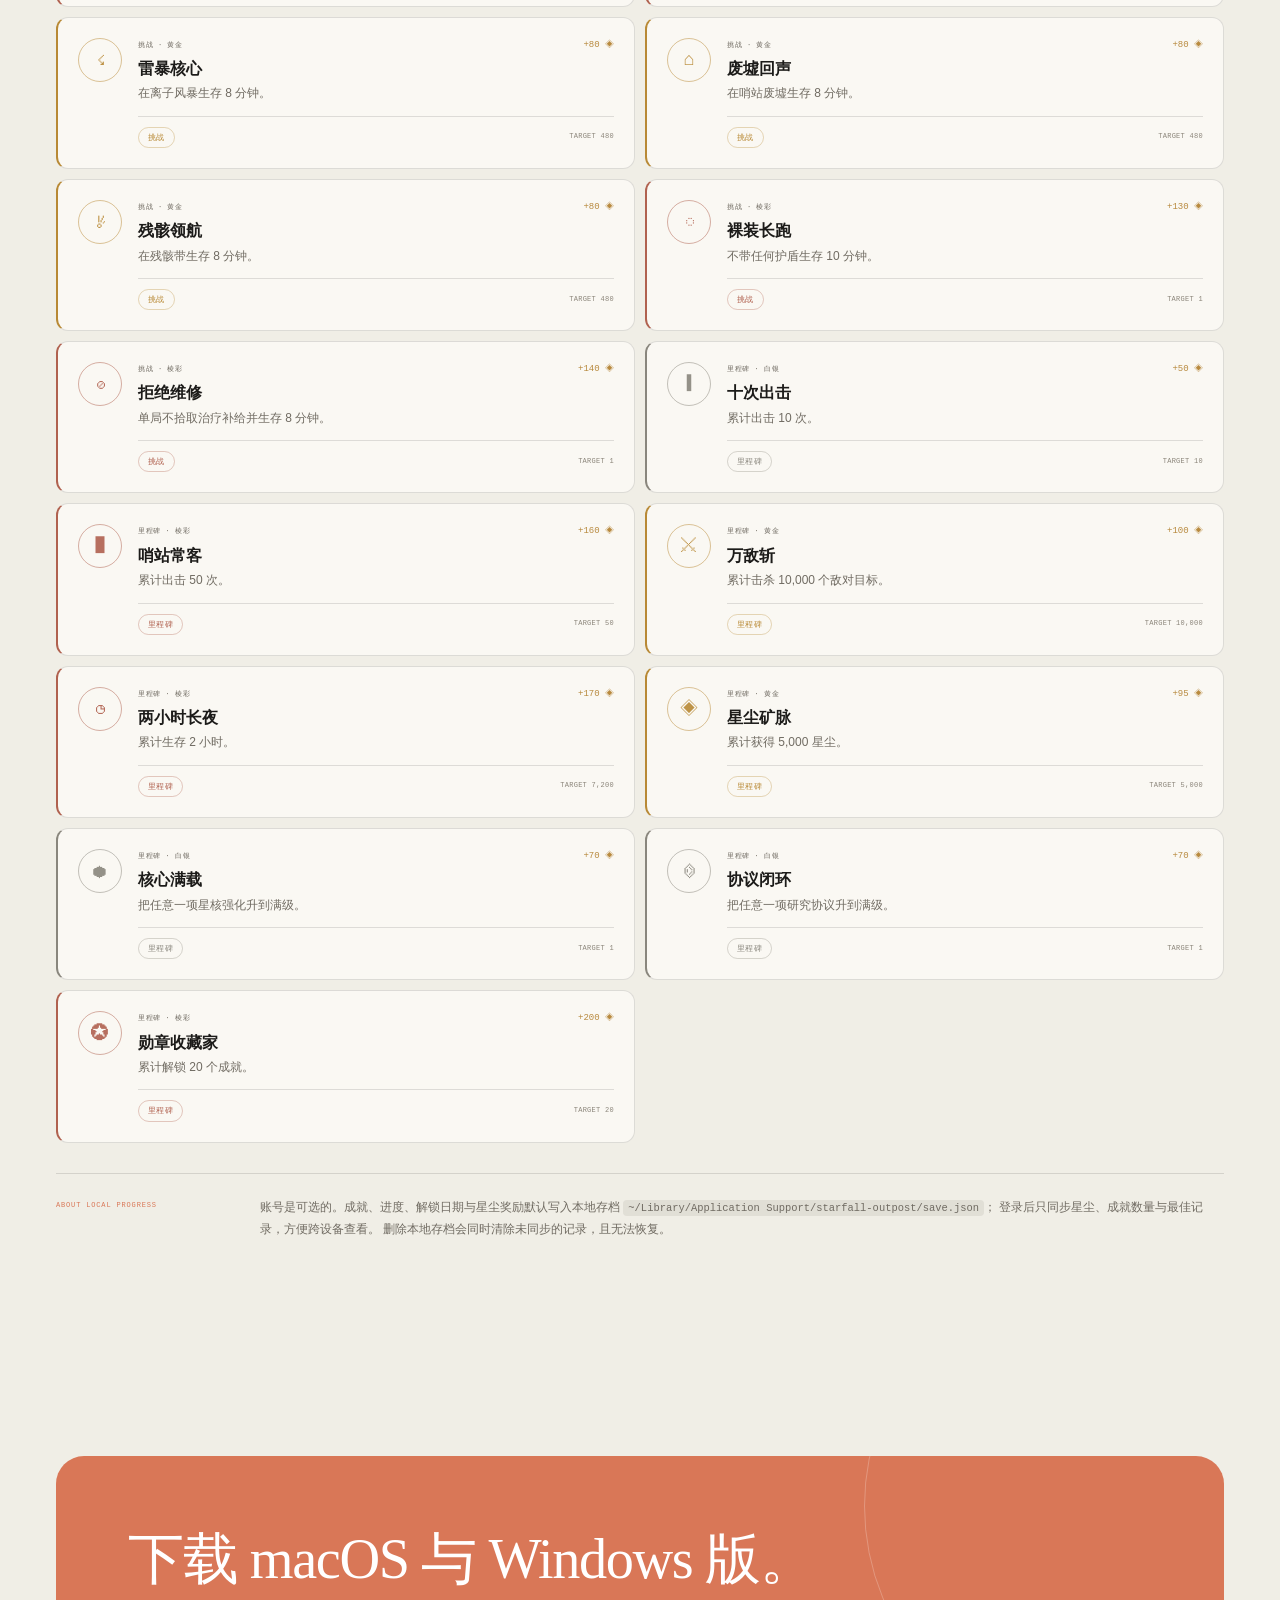
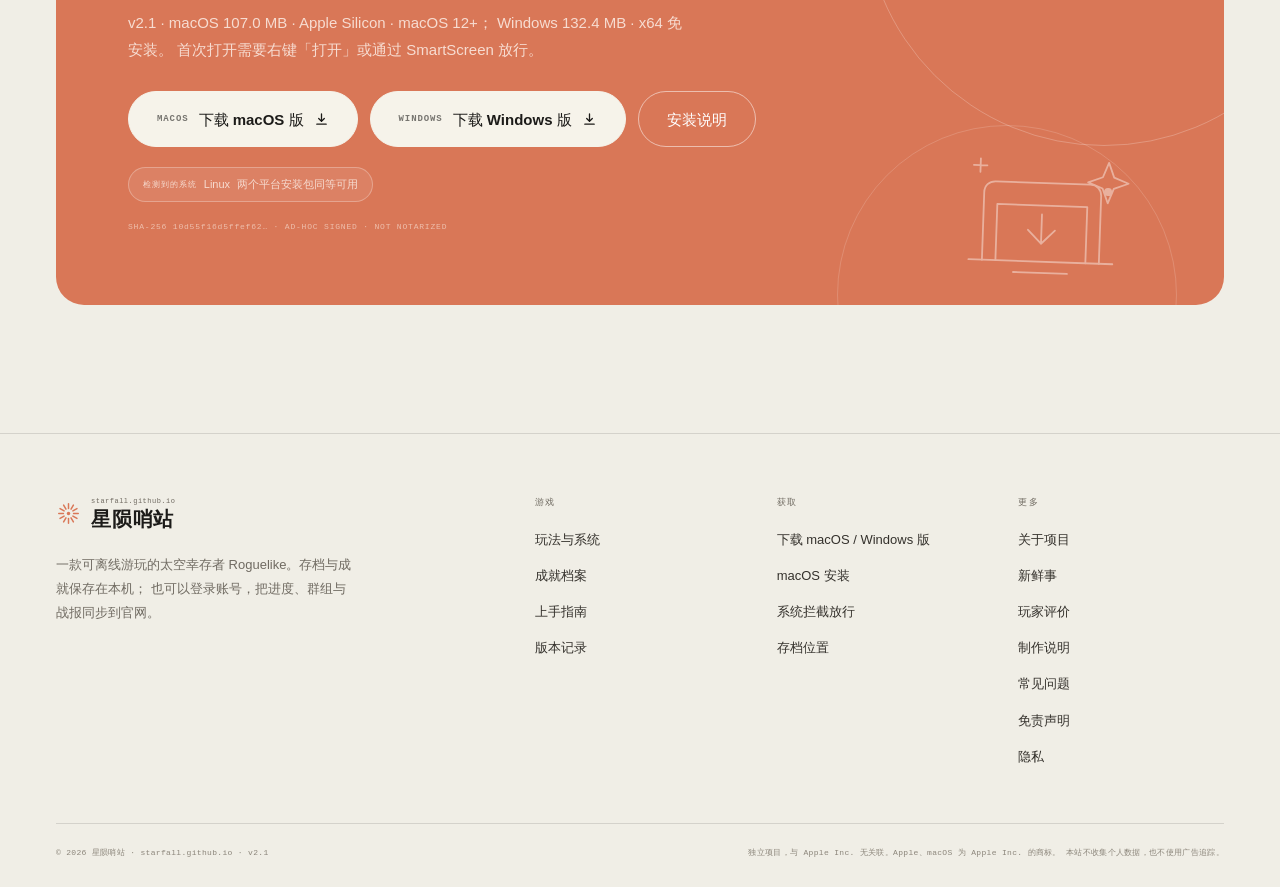
<file: achievements/index.html>
<!DOCTYPE html><html lang="zh-CN"> <head><meta charset="UTF-8"><meta name="viewport" content="width=device-width, initial-scale=1.0"><meta name="color-scheme" content="light"><meta name="theme-color" content="#f0eee6"><script>
      document.documentElement.classList.add('js')
      try {
        const supported = ['zh-CN', 'en', 'zh-TW', 'ja', 'fr', 'de', 'th', 'es']
        const query = new URLSearchParams(location.search).get('lang')
        const stored = localStorage.getItem('sf-lang')
        const lang = query || stored
        if (lang && lang !== 'zh-CN' && supported.includes(lang)) {
          document.documentElement.lang = lang
          document.documentElement.classList.add('i18n-pending')
        }
      } catch (error) {}
    </script><title>成就档案 · 星陨哨站</title><meta name="description" content="《星陨哨站》完整成就列表：51 条本地成就、6 个分类、4 个层级，包含解锁条件与星尘奖励。"><link rel="canonical" href="https://luckbubby2014.github.io/achievements/"><link rel="icon" type="image/svg+xml" href="/favicon.svg"><link rel="apple-touch-icon" href="/images/app-icon.png"><meta property="og:type" content="website"><meta property="og:site_name" content="星陨哨站"><meta property="og:locale" content="zh_CN"><meta property="og:title" content="成就档案 · 星陨哨站"><meta property="og:description" content="《星陨哨站》完整成就列表：51 条本地成就、6 个分类、4 个层级，包含解锁条件与星尘奖励。"><meta property="og:url" content="https://luckbubby2014.github.io/achievements/"><meta property="og:image" content="https://luckbubby2014.github.io/images/og.png"><meta property="og:image:width" content="1200"><meta property="og:image:height" content="630"><meta name="twitter:card" content="summary_large_image"><meta name="twitter:title" content="成就档案 · 星陨哨站"><meta name="twitter:description" content="《星陨哨站》完整成就列表：51 条本地成就、6 个分类、4 个层级，包含解锁条件与星尘奖励。"><meta name="twitter:image" content="https://luckbubby2014.github.io/images/og.png"><script type="application/ld+json">{"@context":"https://schema.org","@type":"VideoGame","name":"星陨哨站","alternateName":"starfall.github.io","description":"《星陨哨站》是一款本地优先的太空幸存者 Roguelike，支持 macOS 与 Windows：武器自动开火，你控制舰船移动、冲刺和释放脉冲新星。单局 5–15 分钟，包含 9 种武器、14 项局内属性、3 个星区与 51 项本地成就。","genre":["Roguelike","Survivors-like","Shooter"],"gamePlatform":["macOS","Windows"],"operatingSystem":"macOS 12+, Windows 10+","applicationCategory":"GameApplication","softwareVersion":"2.1","inLanguage":"zh-CN","offers":{"@type":"Offer","price":"0","priceCurrency":"CNY"},"publisher":{"@type":"Organization","name":"starfall.github.io"}}</script><link rel="stylesheet" href="/_astro/about.BL5baXOC.css">
<link rel="stylesheet" href="/_astro/achievements.DCScdY-a.css"></head> <body class> <div class="ambient" aria-hidden="true"></div> <div class="scroll-progress" aria-hidden="true"><i></i></div> <a class="skip-link" href="#main">跳到主要内容</a> <header class="site-header" id="site-header" data-astro-cid-ctg3m53h> <div class="wrap header-inner" data-astro-cid-ctg3m53h> <a class="brand " href="/" aria-label="星陨哨站 · 首页"> <svg class="brand-mark" width="22" height="22" viewBox="0 0 32 32" fill="none" aria-hidden="true"> <g stroke="currentColor" stroke-width="1.9" stroke-linecap="round"> <line x1="16" y1="3.5" x2="16" y2="9.5" transform="rotate(0 16 16)"></line><line x1="16" y1="3.5" x2="16" y2="9.5" transform="rotate(30 16 16)"></line><line x1="16" y1="3.5" x2="16" y2="9.5" transform="rotate(60 16 16)"></line><line x1="16" y1="3.5" x2="16" y2="9.5" transform="rotate(90 16 16)"></line><line x1="16" y1="3.5" x2="16" y2="9.5" transform="rotate(120 16 16)"></line><line x1="16" y1="3.5" x2="16" y2="9.5" transform="rotate(150 16 16)"></line><line x1="16" y1="3.5" x2="16" y2="9.5" transform="rotate(180 16 16)"></line><line x1="16" y1="3.5" x2="16" y2="9.5" transform="rotate(210 16 16)"></line><line x1="16" y1="3.5" x2="16" y2="9.5" transform="rotate(240 16 16)"></line><line x1="16" y1="3.5" x2="16" y2="9.5" transform="rotate(270 16 16)"></line><line x1="16" y1="3.5" x2="16" y2="9.5" transform="rotate(300 16 16)"></line><line x1="16" y1="3.5" x2="16" y2="9.5" transform="rotate(330 16 16)"></line> </g> <circle cx="16" cy="16" r="2.2" fill="currentColor"></circle> </svg> <span class="brand-word"> <span class="brand-en">starfall.github.io</span> <span class="brand-cn">星陨哨站</span> </span> </a> <nav class="site-nav" aria-label="主导航" data-astro-cid-ctg3m53h> <a href="/" data-astro-cid-ctg3m53h> 概览 </a><a href="/me" data-astro-cid-ctg3m53h> 飞行记录 </a><a href="/newsroom" data-astro-cid-ctg3m53h> 新鲜事 </a><a href="/group" data-astro-cid-ctg3m53h> 社区 </a><a href="/features" data-astro-cid-ctg3m53h> 玩法 </a><a href="/achievements" aria-current="page" data-astro-cid-ctg3m53h> 成就 </a><a href="/faq" data-astro-cid-ctg3m53h> 问答 </a><a href="/about" data-astro-cid-ctg3m53h> 关于 </a> </nav> <div class="header-actions" data-astro-cid-ctg3m53h> <a class="account-link" href="/account" data-account-link aria-label="账号" data-astro-cid-ctg3m53h> <svg viewBox="0 0 20 20" fill="none" aria-hidden="true" data-astro-cid-ctg3m53h> <circle cx="10" cy="7" r="3.1" stroke="currentColor" stroke-width="1.4" data-astro-cid-ctg3m53h></circle> <path d="M4.2 16.4c.7-2.7 3-4.2 5.8-4.2s5.1 1.5 5.8 4.2" stroke="currentColor" stroke-width="1.4" stroke-linecap="round" data-astro-cid-ctg3m53h></path> </svg> <span data-account-label data-astro-cid-ctg3m53h>登录</span> </a> <div class="lang-switch" data-astro-cid-ctg3m53h> <select id="lang-select" aria-label="语言 / Language" data-astro-cid-ctg3m53h> <option value="zh-CN" data-astro-cid-ctg3m53h>中文</option> <option value="en" data-astro-cid-ctg3m53h>English</option> <option value="zh-TW" data-astro-cid-ctg3m53h>繁體中文</option> <option value="ja" data-astro-cid-ctg3m53h>日本語</option> <option value="fr" data-astro-cid-ctg3m53h>Français</option> <option value="de" data-astro-cid-ctg3m53h>Deutsch</option> <option value="th" data-astro-cid-ctg3m53h>ไทย</option> <option value="es" data-astro-cid-ctg3m53h>Español</option> </select> </div> <div class="download-menu" id="download-menu" data-astro-cid-ctg3m53h> <button class="btn btn--sm download-trigger" type="button" aria-haspopup="true" aria-expanded="false" aria-controls="download-menu-panel" data-astro-cid-ctg3m53h>
Download
<svg class="download-chevron" width="9" height="6" viewBox="0 0 9 6" fill="none" aria-hidden="true" data-astro-cid-ctg3m53h> <path d="M1 1l3.5 3.5L8 1" stroke="currentColor" stroke-width="1.2" stroke-linecap="round" stroke-linejoin="round" data-astro-cid-ctg3m53h></path> </svg> </button> <div class="download-panel" id="download-menu-panel" role="menu" aria-label="Download" hidden data-astro-cid-ctg3m53h> <div class="download-detect" data-platform-detect hidden data-astro-cid-ctg3m53h> <span class="mono" data-astro-cid-ctg3m53h>YOUR SYSTEM</span> <b data-platform-name data-astro-cid-ctg3m53h>识别中…</b> </div> <a role="menuitem" href="https://github.com/luckbubby2014/luckbubby2014.github.io/releases/download/v2.1/starfall-outpost-2.1-arm64.dmg" download="星陨哨站-2.1-arm64.dmg" data-download-platform="macos" data-astro-cid-ctg3m53h> <span class="dp-platform" data-astro-cid-ctg3m53h>macOS</span> <span class="dp-meta" data-astro-cid-ctg3m53h>v2.1 · 107.0 MB</span> <span class="dp-chip" data-astro-cid-ctg3m53h>Apple Silicon · DMG</span> </a> <a role="menuitem" href="https://github.com/luckbubby2014/luckbubby2014.github.io/releases/download/v2.1/starfall-outpost-2.1-win-x64.zip" download="星陨哨站-2.1-win-x64.zip" data-download-platform="windows" data-astro-cid-ctg3m53h> <span class="dp-platform" data-astro-cid-ctg3m53h>Windows</span> <span class="dp-meta" data-astro-cid-ctg3m53h>v2.1 · 132.4 MB</span> <span class="dp-chip" data-astro-cid-ctg3m53h>x64 · ZIP</span> </a> <a class="dp-all" role="menuitem" href="/download" data-astro-cid-ctg3m53h>所有下载与安装说明 <span aria-hidden="true" data-astro-cid-ctg3m53h>→</span></a> </div> </div> <button class="nav-toggle" type="button" aria-expanded="false" aria-controls="mobile-nav" aria-label="打开菜单" data-astro-cid-ctg3m53h> <span data-astro-cid-ctg3m53h></span> </button> </div> </div> </header> <div class="nav-scrim" id="nav-scrim" hidden data-astro-cid-ctg3m53h></div> <aside class="mobile-nav" id="mobile-nav" role="dialog" aria-modal="true" aria-label="导航" aria-hidden="true" data-astro-cid-ctg3m53h> <div class="mobile-nav-head" data-astro-cid-ctg3m53h> <span class="mono" data-astro-cid-ctg3m53h>STARFALL OUTPOST</span> <button class="mobile-nav-close" type="button" aria-label="关闭菜单" data-astro-cid-ctg3m53h> <svg width="14" height="14" viewBox="0 0 14 14" fill="none" aria-hidden="true" data-astro-cid-ctg3m53h> <path d="M2 2l10 10M12 2L2 12" stroke="currentColor" stroke-width="1.5" stroke-linecap="round" data-astro-cid-ctg3m53h></path> </svg> </button> </div> <div class="mobile-nav-body" data-astro-cid-ctg3m53h> <div class="mobile-nav-detect" data-platform-detect hidden data-astro-cid-ctg3m53h> <span class="mono" data-astro-cid-ctg3m53h>检测到的系统</span> <b data-platform-name data-astro-cid-ctg3m53h>识别中…</b> <span class="mobile-nav-detect-note" data-astro-cid-ctg3m53h>两个平台安装包同等可用</span> </div> <div class="mobile-nav-downloads" data-astro-cid-ctg3m53h> <a class="btn" href="https://github.com/luckbubby2014/luckbubby2014.github.io/releases/download/v2.1/starfall-outpost-2.1-arm64.dmg" download="星陨哨站-2.1-arm64.dmg" data-download-platform="macos" data-astro-cid-ctg3m53h> <span class="mono" data-astro-cid-ctg3m53h>macOS</span>
下载 macOS 版
</a> <a class="btn" href="https://github.com/luckbubby2014/luckbubby2014.github.io/releases/download/v2.1/starfall-outpost-2.1-win-x64.zip" download="星陨哨站-2.1-win-x64.zip" data-download-platform="windows" data-astro-cid-ctg3m53h> <span class="mono" data-astro-cid-ctg3m53h>Windows</span>
下载 Windows 版
</a> </div> <nav class="mobile-nav-links" aria-label="导航" data-astro-cid-ctg3m53h> <a href="/" data-astro-cid-ctg3m53h> 概览 <span data-astro-cid-ctg3m53h>01</span> </a><a href="/me" data-astro-cid-ctg3m53h> 飞行记录 <span data-astro-cid-ctg3m53h>02</span> </a><a href="/newsroom" data-astro-cid-ctg3m53h> 新鲜事 <span data-astro-cid-ctg3m53h>03</span> </a><a href="/group" data-astro-cid-ctg3m53h> 社区 <span data-astro-cid-ctg3m53h>04</span> </a><a href="/features" data-astro-cid-ctg3m53h> 玩法 <span data-astro-cid-ctg3m53h>05</span> </a><a href="/achievements" aria-current="page" data-astro-cid-ctg3m53h> 成就 <span data-astro-cid-ctg3m53h>06</span> </a><a href="/guide" data-astro-cid-ctg3m53h> 指南 <span data-astro-cid-ctg3m53h>07</span> </a><a href="/changelog" data-astro-cid-ctg3m53h> 版本 <span data-astro-cid-ctg3m53h>08</span> </a><a href="/faq" data-astro-cid-ctg3m53h> 问答 <span data-astro-cid-ctg3m53h>09</span> </a><a href="/about" data-astro-cid-ctg3m53h> 关于 <span data-astro-cid-ctg3m53h>10</span> </a><a href="/download" data-astro-cid-ctg3m53h> 下载 <span data-astro-cid-ctg3m53h>11</span> </a> </nav> </div> <div class="mobile-nav-foot" data-astro-cid-ctg3m53h> <a class="mobile-nav-account" href="/account" data-account-link data-account-mobile data-astro-cid-ctg3m53h> <svg viewBox="0 0 20 20" fill="none" aria-hidden="true" data-astro-cid-ctg3m53h> <circle cx="10" cy="7" r="3.1" stroke="currentColor" stroke-width="1.4" data-astro-cid-ctg3m53h></circle> <path d="M4.2 16.4c.7-2.7 3-4.2 5.8-4.2s5.1 1.5 5.8 4.2" stroke="currentColor" stroke-width="1.4" stroke-linecap="round" data-astro-cid-ctg3m53h></path> </svg> <span data-account-label-mobile data-astro-cid-ctg3m53h>账号</span> </a> <a class="mobile-nav-guide" href="/download" data-astro-cid-ctg3m53h>所有下载与安装说明 <span aria-hidden="true" data-astro-cid-ctg3m53h>→</span></a> <div class="mobile-nav-meta" data-astro-cid-ctg3m53h> <span class="mono" data-astro-cid-ctg3m53h>V2.1 · MACOS + WINDOWS</span> <span data-astro-cid-ctg3m53h>离线优先 · 账号可选</span> </div> </div> </aside> <script type="module" src="/_astro/SiteHeader.astro_astro_type_script_index_0_lang.KUBXHaD1.js"></script>  <main id="main">  <header class="page-hero"> <div class="wrap page-hero-inner"> <div class="art-plate art-plate--sand page-hero-art"> <svg class="line-art line-art--medal" viewBox="0 0 240 200" fill="none" aria-hidden="true"> <g class="art-lines" stroke="currentColor" stroke-width="1.6" stroke-linecap="round" stroke-linejoin="round">     <path pathLength="1" style="--i:0" d="M94 34l18 46-16-4-10 16zM146 34l-18 46 16-4 10 16z"></path> <path pathLength="1" style="--i:1" d="M94 34l14 22M146 34l-14 22"></path> <circle pathLength="1" style="--i:2" cx="120" cy="122" r="36"></circle> <circle pathLength="1" style="--i:3" cx="120" cy="122" r="27"></circle> <path pathLength="1" style="--i:4" d="M120 103l6 12 13 2-10 9 3 13-12-7-12 7 3-13-10-9 13-2z"></path> <path pathLength="1" style="--i:5" d="M58 62l7 7m-7 0 7-7M178 58l6 6m-6 0 6-6M186 122h8M46 128h8"></path>        </g> <g class="art-accent">    <circle cx="120" cy="122" r="4.2"></circle>       </g> </svg> </div> <div class="eyebrow">SERVICE RECORD · HONORS</div> <h1>51 项成就，<br />条件与奖励一览。</h1> <p class="lede">6 个分类、4 个层级，共 4,130 星尘奖励。所有进度默认写入本地 save.json；登录账号后只同步星尘、成就数量与最佳记录。</p> <div class="page-hero-meta"> <span><b>51</b> 条成就</span><span><b>6</b> 个分类 · <b>4</b> 个层级</span><span><b>4,130</b> 星尘奖励总额</span><span><b>LOCAL SAVE</b> · 账号可选</span> </div> </div> </header> <section class="section section--tight" data-astro-cid-gyx3anpu> <div class="wrap" data-astro-cid-gyx3anpu> <div class="ach-overview" data-reveal data-astro-cid-gyx3anpu> <div class="ach-ring-wrap" data-astro-cid-gyx3anpu> <div class="ach-ring" data-astro-cid-gyx3anpu> <div data-astro-cid-gyx3anpu> <b data-astro-cid-gyx3anpu>51</b> <span data-astro-cid-gyx3anpu>ACHIEVEMENTS</span> </div> </div> </div> <div class="ach-overview-copy" data-astro-cid-gyx3anpu> <div class="eyebrow" data-astro-cid-gyx3anpu>THE LONG RECORD</div> <h2 style="margin-top:14px" data-astro-cid-gyx3anpu>成就只奖励星尘，<br data-astro-cid-gyx3anpu>不影响战斗数值。</h2> <p class="lede" style="margin-top:16px" data-astro-cid-gyx3anpu>
分类为战斗、生存、构筑、探索、挑战与里程碑；层级为青铜、白银、黄金、棱彩。下面是完整列表，可按分类、层级和关键词筛选。
</p> </div> <div class="tier-ladder" data-astro-cid-gyx3anpu> <div class="tier-row" style="--tc:#a97346" data-astro-cid-gyx3anpu> <span class="tier-dot" data-astro-cid-gyx3anpu></span> <b data-astro-cid-gyx3anpu>青铜</b> <span class="tier-en" data-astro-cid-gyx3anpu>BRONZE</span> <span class="tier-count" data-astro-cid-gyx3anpu>6 条</span> </div><div class="tier-row" style="--tc:#89867d" data-astro-cid-gyx3anpu> <span class="tier-dot" data-astro-cid-gyx3anpu></span> <b data-astro-cid-gyx3anpu>白银</b> <span class="tier-en" data-astro-cid-gyx3anpu>SILVER</span> <span class="tier-count" data-astro-cid-gyx3anpu>16 条</span> </div><div class="tier-row" style="--tc:#b88935" data-astro-cid-gyx3anpu> <span class="tier-dot" data-astro-cid-gyx3anpu></span> <b data-astro-cid-gyx3anpu>黄金</b> <span class="tier-en" data-astro-cid-gyx3anpu>GOLD</span> <span class="tier-count" data-astro-cid-gyx3anpu>19 条</span> </div><div class="tier-row" style="--tc:#b0614f" data-astro-cid-gyx3anpu> <span class="tier-dot" data-astro-cid-gyx3anpu></span> <b data-astro-cid-gyx3anpu>棱彩</b> <span class="tier-en" data-astro-cid-gyx3anpu>PRISM</span> <span class="tier-count" data-astro-cid-gyx3anpu>10 条</span> </div> </div> </div> <div class="category-strip" data-astro-cid-gyx3anpu> <button type="button" class="category-cell" data-jump-category="combat" aria-label="筛选战斗成就" data-astro-cid-gyx3anpu> <span class="mono" data-astro-cid-gyx3anpu>COMBAT</span> <b data-astro-cid-gyx3anpu>战斗</b> <span class="count" data-astro-cid-gyx3anpu>12</span> </button><button type="button" class="category-cell" data-jump-category="survival" aria-label="筛选生存成就" data-astro-cid-gyx3anpu> <span class="mono" data-astro-cid-gyx3anpu>SURVIVAL</span> <b data-astro-cid-gyx3anpu>生存</b> <span class="count" data-astro-cid-gyx3anpu>9</span> </button><button type="button" class="category-cell" data-jump-category="build" aria-label="筛选构筑成就" data-astro-cid-gyx3anpu> <span class="mono" data-astro-cid-gyx3anpu>BUILD</span> <b data-astro-cid-gyx3anpu>构筑</b> <span class="count" data-astro-cid-gyx3anpu>10</span> </button><button type="button" class="category-cell" data-jump-category="explore" aria-label="筛选探索成就" data-astro-cid-gyx3anpu> <span class="mono" data-astro-cid-gyx3anpu>EXPLORE</span> <b data-astro-cid-gyx3anpu>探索</b> <span class="count" data-astro-cid-gyx3anpu>7</span> </button><button type="button" class="category-cell" data-jump-category="challenge" aria-label="筛选挑战成就" data-astro-cid-gyx3anpu> <span class="mono" data-astro-cid-gyx3anpu>CHALLENGE</span> <b data-astro-cid-gyx3anpu>挑战</b> <span class="count" data-astro-cid-gyx3anpu>5</span> </button><button type="button" class="category-cell" data-jump-category="milestone" aria-label="筛选里程碑成就" data-astro-cid-gyx3anpu> <span class="mono" data-astro-cid-gyx3anpu>MILESTONE</span> <b data-astro-cid-gyx3anpu>里程碑</b> <span class="count" data-astro-cid-gyx3anpu>8</span> </button> </div> </div> </section> <section class="section section--tight" id="archive" data-astro-cid-gyx3anpu> <div class="wrap" data-astro-cid-gyx3anpu> <div class="archive-head" data-astro-cid-gyx3anpu> <div data-astro-cid-gyx3anpu> <div class="eyebrow" data-astro-cid-gyx3anpu>FULL ARCHIVE</div> <h2 style="margin-top:14px" data-astro-cid-gyx3anpu>成就档案</h2> </div> <p class="small" data-astro-cid-gyx3anpu>共 51 条 · 奖励 4,130 星尘</p> </div> <div class="archive-toolbar" data-astro-cid-gyx3anpu> <div class="filter-row" role="group" aria-label="按分类筛选" data-astro-cid-gyx3anpu> <button type="button" class="filter-chip is-active" data-filter-cat="all" aria-pressed="true" data-astro-cid-gyx3anpu>全部 <span data-astro-cid-gyx3anpu>51</span></button> <button type="button" class="filter-chip" data-filter-cat="combat" aria-pressed="false" data-astro-cid-gyx3anpu> 战斗 <span data-astro-cid-gyx3anpu>12</span> </button><button type="button" class="filter-chip" data-filter-cat="survival" aria-pressed="false" data-astro-cid-gyx3anpu> 生存 <span data-astro-cid-gyx3anpu>9</span> </button><button type="button" class="filter-chip" data-filter-cat="build" aria-pressed="false" data-astro-cid-gyx3anpu> 构筑 <span data-astro-cid-gyx3anpu>10</span> </button><button type="button" class="filter-chip" data-filter-cat="explore" aria-pressed="false" data-astro-cid-gyx3anpu> 探索 <span data-astro-cid-gyx3anpu>7</span> </button><button type="button" class="filter-chip" data-filter-cat="challenge" aria-pressed="false" data-astro-cid-gyx3anpu> 挑战 <span data-astro-cid-gyx3anpu>5</span> </button><button type="button" class="filter-chip" data-filter-cat="milestone" aria-pressed="false" data-astro-cid-gyx3anpu> 里程碑 <span data-astro-cid-gyx3anpu>8</span> </button> </div> <div class="filter-row filter-row--sub" role="group" aria-label="按层级筛选" data-astro-cid-gyx3anpu> <button type="button" class="filter-chip filter-chip--sm is-active" data-filter-tier="all" aria-pressed="true" data-astro-cid-gyx3anpu>全部层级</button> <button type="button" class="filter-chip filter-chip--sm" data-filter-tier="bronze" aria-pressed="false" data-astro-cid-gyx3anpu> 青铜 </button><button type="button" class="filter-chip filter-chip--sm" data-filter-tier="silver" aria-pressed="false" data-astro-cid-gyx3anpu> 白银 </button><button type="button" class="filter-chip filter-chip--sm" data-filter-tier="gold" aria-pressed="false" data-astro-cid-gyx3anpu> 黄金 </button><button type="button" class="filter-chip filter-chip--sm" data-filter-tier="prism" aria-pressed="false" data-astro-cid-gyx3anpu> 棱彩 </button> <label class="ach-search" data-astro-cid-gyx3anpu> <span class="visually-hidden" data-astro-cid-gyx3anpu>搜索成就</span> <svg width="14" height="14" viewBox="0 0 16 16" fill="none" aria-hidden="true" data-astro-cid-gyx3anpu> <circle cx="7" cy="7" r="4.5" stroke="currentColor" stroke-width="1.3" data-astro-cid-gyx3anpu></circle> <path d="m10.5 10.5 3 3" stroke="currentColor" stroke-width="1.3" stroke-linecap="round" data-astro-cid-gyx3anpu></path> </svg> <input type="search" id="ach-search" placeholder="搜索成就…" autocomplete="off" data-astro-cid-gyx3anpu> </label> </div> <div class="filter-status" aria-live="polite" data-astro-cid-gyx3anpu>
显示 <b id="ach-visible-count" data-astro-cid-gyx3anpu>51</b> / 51 条
<button type="button" id="ach-reset" class="filter-reset" hidden data-astro-cid-gyx3anpu>清除筛选</button> </div> </div> <div class="achievement-grid" id="achievement-grid" data-astro-cid-gyx3anpu> <article class="achievement-card" data-category="combat" data-tier="bronze" data-search="首次接敌 单局击杀 100 个敌对目标。 战斗 青铜" style="--tc:#a97346" data-astro-cid-gyx3anpu> <div class="achievement-icon" style="color:#a97346" data-astro-cid-gyx3anpu>⟡</div> <div class="achievement-body" data-astro-cid-gyx3anpu> <div class="achievement-top" data-astro-cid-gyx3anpu> <span class="mono" data-astro-cid-gyx3anpu>战斗 · 青铜</span> <span class="achievement-reward" data-astro-cid-gyx3anpu>+20 ◈</span> </div> <h3 data-astro-cid-gyx3anpu>首次接敌</h3> <p data-astro-cid-gyx3anpu>单局击杀 100 个敌对目标。</p> <div class="achievement-foot" data-astro-cid-gyx3anpu> <span class="tag" style="color:#a97346;border-color:#a9734655" data-astro-cid-gyx3anpu> 战斗 </span> <span class="mono" data-astro-cid-gyx3anpu>TARGET 100</span> </div> </div> </article><article class="achievement-card" data-category="combat" data-tier="silver" data-search="清剿许可证 单局击杀 500 个敌对目标。 战斗 白银" style="--tc:#89867d" data-astro-cid-gyx3anpu> <div class="achievement-icon" style="color:#89867d" data-astro-cid-gyx3anpu>⌁</div> <div class="achievement-body" data-astro-cid-gyx3anpu> <div class="achievement-top" data-astro-cid-gyx3anpu> <span class="mono" data-astro-cid-gyx3anpu>战斗 · 白银</span> <span class="achievement-reward" data-astro-cid-gyx3anpu>+45 ◈</span> </div> <h3 data-astro-cid-gyx3anpu>清剿许可证</h3> <p data-astro-cid-gyx3anpu>单局击杀 500 个敌对目标。</p> <div class="achievement-foot" data-astro-cid-gyx3anpu> <span class="tag" style="color:#89867d;border-color:#89867d55" data-astro-cid-gyx3anpu> 战斗 </span> <span class="mono" data-astro-cid-gyx3anpu>TARGET 500</span> </div> </div> </article><article class="achievement-card" data-category="combat" data-tier="gold" data-search="无人区 单局击杀 1500 个敌对目标。 战斗 黄金" style="--tc:#b88935" data-astro-cid-gyx3anpu> <div class="achievement-icon" style="color:#b88935" data-astro-cid-gyx3anpu>☄</div> <div class="achievement-body" data-astro-cid-gyx3anpu> <div class="achievement-top" data-astro-cid-gyx3anpu> <span class="mono" data-astro-cid-gyx3anpu>战斗 · 黄金</span> <span class="achievement-reward" data-astro-cid-gyx3anpu>+95 ◈</span> </div> <h3 data-astro-cid-gyx3anpu>无人区</h3> <p data-astro-cid-gyx3anpu>单局击杀 1500 个敌对目标。</p> <div class="achievement-foot" data-astro-cid-gyx3anpu> <span class="tag" style="color:#b88935;border-color:#b8893555" data-astro-cid-gyx3anpu> 战斗 </span> <span class="mono" data-astro-cid-gyx3anpu>TARGET 1,500</span> </div> </div> </article><article class="achievement-card" data-category="combat" data-tier="bronze" data-search="精英猎手 单局拆解 10 个精英单位。 战斗 青铜" style="--tc:#a97346" data-astro-cid-gyx3anpu> <div class="achievement-icon" style="color:#a97346" data-astro-cid-gyx3anpu>✦</div> <div class="achievement-body" data-astro-cid-gyx3anpu> <div class="achievement-top" data-astro-cid-gyx3anpu> <span class="mono" data-astro-cid-gyx3anpu>战斗 · 青铜</span> <span class="achievement-reward" data-astro-cid-gyx3anpu>+30 ◈</span> </div> <h3 data-astro-cid-gyx3anpu>精英猎手</h3> <p data-astro-cid-gyx3anpu>单局拆解 10 个精英单位。</p> <div class="achievement-foot" data-astro-cid-gyx3anpu> <span class="tag" style="color:#a97346;border-color:#a9734655" data-astro-cid-gyx3anpu> 战斗 </span> <span class="mono" data-astro-cid-gyx3anpu>TARGET 10</span> </div> </div> </article><article class="achievement-card" data-category="combat" data-tier="gold" data-search="拆解专家 单局拆解 25 个精英单位。 战斗 黄金" style="--tc:#b88935" data-astro-cid-gyx3anpu> <div class="achievement-icon" style="color:#b88935" data-astro-cid-gyx3anpu>✧</div> <div class="achievement-body" data-astro-cid-gyx3anpu> <div class="achievement-top" data-astro-cid-gyx3anpu> <span class="mono" data-astro-cid-gyx3anpu>战斗 · 黄金</span> <span class="achievement-reward" data-astro-cid-gyx3anpu>+75 ◈</span> </div> <h3 data-astro-cid-gyx3anpu>拆解专家</h3> <p data-astro-cid-gyx3anpu>单局拆解 25 个精英单位。</p> <div class="achievement-foot" data-astro-cid-gyx3anpu> <span class="tag" style="color:#b88935;border-color:#b8893555" data-astro-cid-gyx3anpu> 战斗 </span> <span class="mono" data-astro-cid-gyx3anpu>TARGET 25</span> </div> </div> </article><article class="achievement-card" data-category="combat" data-tier="silver" data-search="弑舰者 击沉 1 艘主力舰。 战斗 白银" style="--tc:#89867d" data-astro-cid-gyx3anpu> <div class="achievement-icon" style="color:#89867d" data-astro-cid-gyx3anpu>⌖</div> <div class="achievement-body" data-astro-cid-gyx3anpu> <div class="achievement-top" data-astro-cid-gyx3anpu> <span class="mono" data-astro-cid-gyx3anpu>战斗 · 白银</span> <span class="achievement-reward" data-astro-cid-gyx3anpu>+40 ◈</span> </div> <h3 data-astro-cid-gyx3anpu>弑舰者</h3> <p data-astro-cid-gyx3anpu>击沉 1 艘主力舰。</p> <div class="achievement-foot" data-astro-cid-gyx3anpu> <span class="tag" style="color:#89867d;border-color:#89867d55" data-astro-cid-gyx3anpu> 战斗 </span> <span class="mono" data-astro-cid-gyx3anpu>TARGET 1</span> </div> </div> </article><article class="achievement-card" data-category="combat" data-tier="prism" data-search="主力舰坟场 单局击沉 3 艘主力舰。 战斗 棱彩" style="--tc:#b0614f" data-astro-cid-gyx3anpu> <div class="achievement-icon" style="color:#b0614f" data-astro-cid-gyx3anpu>⌾</div> <div class="achievement-body" data-astro-cid-gyx3anpu> <div class="achievement-top" data-astro-cid-gyx3anpu> <span class="mono" data-astro-cid-gyx3anpu>战斗 · 棱彩</span> <span class="achievement-reward" data-astro-cid-gyx3anpu>+120 ◈</span> </div> <h3 data-astro-cid-gyx3anpu>主力舰坟场</h3> <p data-astro-cid-gyx3anpu>单局击沉 3 艘主力舰。</p> <div class="achievement-foot" data-astro-cid-gyx3anpu> <span class="tag" style="color:#b0614f;border-color:#b0614f55" data-astro-cid-gyx3anpu> 战斗 </span> <span class="mono" data-astro-cid-gyx3anpu>TARGET 3</span> </div> </div> </article><article class="achievement-card" data-category="combat" data-tier="bronze" data-search="连锁清场 3 秒内连续击杀 30 个目标。 战斗 青铜" style="--tc:#a97346" data-astro-cid-gyx3anpu> <div class="achievement-icon" style="color:#a97346" data-astro-cid-gyx3anpu>↯</div> <div class="achievement-body" data-astro-cid-gyx3anpu> <div class="achievement-top" data-astro-cid-gyx3anpu> <span class="mono" data-astro-cid-gyx3anpu>战斗 · 青铜</span> <span class="achievement-reward" data-astro-cid-gyx3anpu>+35 ◈</span> </div> <h3 data-astro-cid-gyx3anpu>连锁清场</h3> <p data-astro-cid-gyx3anpu>3 秒内连续击杀 30 个目标。</p> <div class="achievement-foot" data-astro-cid-gyx3anpu> <span class="tag" style="color:#a97346;border-color:#a9734655" data-astro-cid-gyx3anpu> 战斗 </span> <span class="mono" data-astro-cid-gyx3anpu>TARGET 30</span> </div> </div> </article><article class="achievement-card" data-category="combat" data-tier="gold" data-search="火线熔断 3 秒内连续击杀 60 个目标。 战斗 黄金" style="--tc:#b88935" data-astro-cid-gyx3anpu> <div class="achievement-icon" style="color:#b88935" data-astro-cid-gyx3anpu>⚡</div> <div class="achievement-body" data-astro-cid-gyx3anpu> <div class="achievement-top" data-astro-cid-gyx3anpu> <span class="mono" data-astro-cid-gyx3anpu>战斗 · 黄金</span> <span class="achievement-reward" data-astro-cid-gyx3anpu>+85 ◈</span> </div> <h3 data-astro-cid-gyx3anpu>火线熔断</h3> <p data-astro-cid-gyx3anpu>3 秒内连续击杀 60 个目标。</p> <div class="achievement-foot" data-astro-cid-gyx3anpu> <span class="tag" style="color:#b88935;border-color:#b8893555" data-astro-cid-gyx3anpu> 战斗 </span> <span class="mono" data-astro-cid-gyx3anpu>TARGET 60</span> </div> </div> </article><article class="achievement-card" data-category="combat" data-tier="silver" data-search="弱点解剖 单局触发 200 次暴击。 战斗 白银" style="--tc:#89867d" data-astro-cid-gyx3anpu> <div class="achievement-icon" style="color:#89867d" data-astro-cid-gyx3anpu>✶</div> <div class="achievement-body" data-astro-cid-gyx3anpu> <div class="achievement-top" data-astro-cid-gyx3anpu> <span class="mono" data-astro-cid-gyx3anpu>战斗 · 白银</span> <span class="achievement-reward" data-astro-cid-gyx3anpu>+45 ◈</span> </div> <h3 data-astro-cid-gyx3anpu>弱点解剖</h3> <p data-astro-cid-gyx3anpu>单局触发 200 次暴击。</p> <div class="achievement-foot" data-astro-cid-gyx3anpu> <span class="tag" style="color:#89867d;border-color:#89867d55" data-astro-cid-gyx3anpu> 战斗 </span> <span class="mono" data-astro-cid-gyx3anpu>TARGET 200</span> </div> </div> </article><article class="achievement-card" data-category="combat" data-tier="gold" data-search="过载输出 单局打出 100,000 点伤害。 战斗 黄金" style="--tc:#b88935" data-astro-cid-gyx3anpu> <div class="achievement-icon" style="color:#b88935" data-astro-cid-gyx3anpu>▲</div> <div class="achievement-body" data-astro-cid-gyx3anpu> <div class="achievement-top" data-astro-cid-gyx3anpu> <span class="mono" data-astro-cid-gyx3anpu>战斗 · 黄金</span> <span class="achievement-reward" data-astro-cid-gyx3anpu>+70 ◈</span> </div> <h3 data-astro-cid-gyx3anpu>过载输出</h3> <p data-astro-cid-gyx3anpu>单局打出 100,000 点伤害。</p> <div class="achievement-foot" data-astro-cid-gyx3anpu> <span class="tag" style="color:#b88935;border-color:#b8893555" data-astro-cid-gyx3anpu> 战斗 </span> <span class="mono" data-astro-cid-gyx3anpu>TARGET 100,000</span> </div> </div> </article><article class="achievement-card" data-category="combat" data-tier="prism" data-search="恒星灼痕 单局打出 500,000 点伤害。 战斗 棱彩" style="--tc:#b0614f" data-astro-cid-gyx3anpu> <div class="achievement-icon" style="color:#b0614f" data-astro-cid-gyx3anpu>☀</div> <div class="achievement-body" data-astro-cid-gyx3anpu> <div class="achievement-top" data-astro-cid-gyx3anpu> <span class="mono" data-astro-cid-gyx3anpu>战斗 · 棱彩</span> <span class="achievement-reward" data-astro-cid-gyx3anpu>+150 ◈</span> </div> <h3 data-astro-cid-gyx3anpu>恒星灼痕</h3> <p data-astro-cid-gyx3anpu>单局打出 500,000 点伤害。</p> <div class="achievement-foot" data-astro-cid-gyx3anpu> <span class="tag" style="color:#b0614f;border-color:#b0614f55" data-astro-cid-gyx3anpu> 战斗 </span> <span class="mono" data-astro-cid-gyx3anpu>TARGET 500,000</span> </div> </div> </article><article class="achievement-card" data-category="survival" data-tier="bronze" data-search="长夜行者 单局生存超过 5 分钟。 生存 青铜" style="--tc:#a97346" data-astro-cid-gyx3anpu> <div class="achievement-icon" style="color:#a97346" data-astro-cid-gyx3anpu>◷</div> <div class="achievement-body" data-astro-cid-gyx3anpu> <div class="achievement-top" data-astro-cid-gyx3anpu> <span class="mono" data-astro-cid-gyx3anpu>生存 · 青铜</span> <span class="achievement-reward" data-astro-cid-gyx3anpu>+35 ◈</span> </div> <h3 data-astro-cid-gyx3anpu>长夜行者</h3> <p data-astro-cid-gyx3anpu>单局生存超过 5 分钟。</p> <div class="achievement-foot" data-astro-cid-gyx3anpu> <span class="tag" style="color:#a97346;border-color:#a9734655" data-astro-cid-gyx3anpu> 生存 </span> <span class="mono" data-astro-cid-gyx3anpu>TARGET 300</span> </div> </div> </article><article class="achievement-card" data-category="survival" data-tier="gold" data-search="深空守夜人 单局生存超过 10 分钟。 生存 黄金" style="--tc:#b88935" data-astro-cid-gyx3anpu> <div class="achievement-icon" style="color:#b88935" data-astro-cid-gyx3anpu>◶</div> <div class="achievement-body" data-astro-cid-gyx3anpu> <div class="achievement-top" data-astro-cid-gyx3anpu> <span class="mono" data-astro-cid-gyx3anpu>生存 · 黄金</span> <span class="achievement-reward" data-astro-cid-gyx3anpu>+90 ◈</span> </div> <h3 data-astro-cid-gyx3anpu>深空守夜人</h3> <p data-astro-cid-gyx3anpu>单局生存超过 10 分钟。</p> <div class="achievement-foot" data-astro-cid-gyx3anpu> <span class="tag" style="color:#b88935;border-color:#b8893555" data-astro-cid-gyx3anpu> 生存 </span> <span class="mono" data-astro-cid-gyx3anpu>TARGET 600</span> </div> </div> </article><article class="achievement-card" data-category="survival" data-tier="prism" data-search="永夜不落 单局生存超过 20 分钟。 生存 棱彩" style="--tc:#b0614f" data-astro-cid-gyx3anpu> <div class="achievement-icon" style="color:#b0614f" data-astro-cid-gyx3anpu>●</div> <div class="achievement-body" data-astro-cid-gyx3anpu> <div class="achievement-top" data-astro-cid-gyx3anpu> <span class="mono" data-astro-cid-gyx3anpu>生存 · 棱彩</span> <span class="achievement-reward" data-astro-cid-gyx3anpu>+190 ◈</span> </div> <h3 data-astro-cid-gyx3anpu>永夜不落</h3> <p data-astro-cid-gyx3anpu>单局生存超过 20 分钟。</p> <div class="achievement-foot" data-astro-cid-gyx3anpu> <span class="tag" style="color:#b0614f;border-color:#b0614f55" data-astro-cid-gyx3anpu> 生存 </span> <span class="mono" data-astro-cid-gyx3anpu>TARGET 1,200</span> </div> </div> </article><article class="achievement-card" data-category="survival" data-tier="gold" data-search="零号损伤 生存 2 分钟且没有承受任何伤害。 生存 黄金" style="--tc:#b88935" data-astro-cid-gyx3anpu> <div class="achievement-icon" style="color:#b88935" data-astro-cid-gyx3anpu>⬢</div> <div class="achievement-body" data-astro-cid-gyx3anpu> <div class="achievement-top" data-astro-cid-gyx3anpu> <span class="mono" data-astro-cid-gyx3anpu>生存 · 黄金</span> <span class="achievement-reward" data-astro-cid-gyx3anpu>+60 ◈</span> </div> <h3 data-astro-cid-gyx3anpu>零号损伤</h3> <p data-astro-cid-gyx3anpu>生存 2 分钟且没有承受任何伤害。</p> <div class="achievement-foot" data-astro-cid-gyx3anpu> <span class="tag" style="color:#b88935;border-color:#b8893555" data-astro-cid-gyx3anpu> 生存 </span> <span class="mono" data-astro-cid-gyx3anpu>TARGET 1</span> </div> </div> </article><article class="achievement-card" data-category="survival" data-tier="gold" data-search="一线生机 生存 3 分钟，且结构值一度降到 5% 以下。 生存 黄金" style="--tc:#b88935" data-astro-cid-gyx3anpu> <div class="achievement-icon" style="color:#b88935" data-astro-cid-gyx3anpu>♥</div> <div class="achievement-body" data-astro-cid-gyx3anpu> <div class="achievement-top" data-astro-cid-gyx3anpu> <span class="mono" data-astro-cid-gyx3anpu>生存 · 黄金</span> <span class="achievement-reward" data-astro-cid-gyx3anpu>+80 ◈</span> </div> <h3 data-astro-cid-gyx3anpu>一线生机</h3> <p data-astro-cid-gyx3anpu>生存 3 分钟，且结构值一度降到 5% 以下。</p> <div class="achievement-foot" data-astro-cid-gyx3anpu> <span class="tag" style="color:#b88935;border-color:#b8893555" data-astro-cid-gyx3anpu> 生存 </span> <span class="mono" data-astro-cid-gyx3anpu>TARGET 1</span> </div> </div> </article><article class="achievement-card" data-category="survival" data-tier="silver" data-search="偏导屏障 单局用护盾拦下 20 次伤害。 生存 白银" style="--tc:#89867d" data-astro-cid-gyx3anpu> <div class="achievement-icon" style="color:#89867d" data-astro-cid-gyx3anpu>◇</div> <div class="achievement-body" data-astro-cid-gyx3anpu> <div class="achievement-top" data-astro-cid-gyx3anpu> <span class="mono" data-astro-cid-gyx3anpu>生存 · 白银</span> <span class="achievement-reward" data-astro-cid-gyx3anpu>+50 ◈</span> </div> <h3 data-astro-cid-gyx3anpu>偏导屏障</h3> <p data-astro-cid-gyx3anpu>单局用护盾拦下 20 次伤害。</p> <div class="achievement-foot" data-astro-cid-gyx3anpu> <span class="tag" style="color:#89867d;border-color:#89867d55" data-astro-cid-gyx3anpu> 生存 </span> <span class="mono" data-astro-cid-gyx3anpu>TARGET 20</span> </div> </div> </article><article class="achievement-card" data-category="survival" data-tier="silver" data-search="相位舞者 单局使用 100 次相位冲刺。 生存 白银" style="--tc:#89867d" data-astro-cid-gyx3anpu> <div class="achievement-icon" style="color:#89867d" data-astro-cid-gyx3anpu>»</div> <div class="achievement-body" data-astro-cid-gyx3anpu> <div class="achievement-top" data-astro-cid-gyx3anpu> <span class="mono" data-astro-cid-gyx3anpu>生存 · 白银</span> <span class="achievement-reward" data-astro-cid-gyx3anpu>+45 ◈</span> </div> <h3 data-astro-cid-gyx3anpu>相位舞者</h3> <p data-astro-cid-gyx3anpu>单局使用 100 次相位冲刺。</p> <div class="achievement-foot" data-astro-cid-gyx3anpu> <span class="tag" style="color:#89867d;border-color:#89867d55" data-astro-cid-gyx3anpu> 生存 </span> <span class="mono" data-astro-cid-gyx3anpu>TARGET 100</span> </div> </div> </article><article class="achievement-card" data-category="survival" data-tier="silver" data-search="第二次机会 使用备用舰体完成一次复活。 生存 白银" style="--tc:#89867d" data-astro-cid-gyx3anpu> <div class="achievement-icon" style="color:#89867d" data-astro-cid-gyx3anpu>✚</div> <div class="achievement-body" data-astro-cid-gyx3anpu> <div class="achievement-top" data-astro-cid-gyx3anpu> <span class="mono" data-astro-cid-gyx3anpu>生存 · 白银</span> <span class="achievement-reward" data-astro-cid-gyx3anpu>+40 ◈</span> </div> <h3 data-astro-cid-gyx3anpu>第二次机会</h3> <p data-astro-cid-gyx3anpu>使用备用舰体完成一次复活。</p> <div class="achievement-foot" data-astro-cid-gyx3anpu> <span class="tag" style="color:#89867d;border-color:#89867d55" data-astro-cid-gyx3anpu> 生存 </span> <span class="mono" data-astro-cid-gyx3anpu>TARGET 1</span> </div> </div> </article><article class="achievement-card" data-category="survival" data-tier="silver" data-search="战地维修 单局拾取 20 个治疗补给。 生存 白银" style="--tc:#89867d" data-astro-cid-gyx3anpu> <div class="achievement-icon" style="color:#89867d" data-astro-cid-gyx3anpu>✜</div> <div class="achievement-body" data-astro-cid-gyx3anpu> <div class="achievement-top" data-astro-cid-gyx3anpu> <span class="mono" data-astro-cid-gyx3anpu>生存 · 白银</span> <span class="achievement-reward" data-astro-cid-gyx3anpu>+45 ◈</span> </div> <h3 data-astro-cid-gyx3anpu>战地维修</h3> <p data-astro-cid-gyx3anpu>单局拾取 20 个治疗补给。</p> <div class="achievement-foot" data-astro-cid-gyx3anpu> <span class="tag" style="color:#89867d;border-color:#89867d55" data-astro-cid-gyx3anpu> 生存 </span> <span class="mono" data-astro-cid-gyx3anpu>TARGET 20</span> </div> </div> </article><article class="achievement-card" data-category="build" data-tier="bronze" data-search="战术迭代 单局达到 20 级。 构筑 青铜" style="--tc:#a97346" data-astro-cid-gyx3anpu> <div class="achievement-icon" style="color:#a97346" data-astro-cid-gyx3anpu>⬡</div> <div class="achievement-body" data-astro-cid-gyx3anpu> <div class="achievement-top" data-astro-cid-gyx3anpu> <span class="mono" data-astro-cid-gyx3anpu>构筑 · 青铜</span> <span class="achievement-reward" data-astro-cid-gyx3anpu>+30 ◈</span> </div> <h3 data-astro-cid-gyx3anpu>战术迭代</h3> <p data-astro-cid-gyx3anpu>单局达到 20 级。</p> <div class="achievement-foot" data-astro-cid-gyx3anpu> <span class="tag" style="color:#a97346;border-color:#a9734655" data-astro-cid-gyx3anpu> 构筑 </span> <span class="mono" data-astro-cid-gyx3anpu>TARGET 20</span> </div> </div> </article><article class="achievement-card" data-category="build" data-tier="gold" data-search="超维构筑 单局达到 35 级。 构筑 黄金" style="--tc:#b88935" data-astro-cid-gyx3anpu> <div class="achievement-icon" style="color:#b88935" data-astro-cid-gyx3anpu>⬢</div> <div class="achievement-body" data-astro-cid-gyx3anpu> <div class="achievement-top" data-astro-cid-gyx3anpu> <span class="mono" data-astro-cid-gyx3anpu>构筑 · 黄金</span> <span class="achievement-reward" data-astro-cid-gyx3anpu>+85 ◈</span> </div> <h3 data-astro-cid-gyx3anpu>超维构筑</h3> <p data-astro-cid-gyx3anpu>单局达到 35 级。</p> <div class="achievement-foot" data-astro-cid-gyx3anpu> <span class="tag" style="color:#b88935;border-color:#b8893555" data-astro-cid-gyx3anpu> 构筑 </span> <span class="mono" data-astro-cid-gyx3anpu>TARGET 35</span> </div> </div> </article><article class="achievement-card" data-category="build" data-tier="silver" data-search="质变时刻 在单局中完成 1 次武器进化。 构筑 白银" style="--tc:#89867d" data-astro-cid-gyx3anpu> <div class="achievement-icon" style="color:#89867d" data-astro-cid-gyx3anpu>✸</div> <div class="achievement-body" data-astro-cid-gyx3anpu> <div class="achievement-top" data-astro-cid-gyx3anpu> <span class="mono" data-astro-cid-gyx3anpu>构筑 · 白银</span> <span class="achievement-reward" data-astro-cid-gyx3anpu>+50 ◈</span> </div> <h3 data-astro-cid-gyx3anpu>质变时刻</h3> <p data-astro-cid-gyx3anpu>在单局中完成 1 次武器进化。</p> <div class="achievement-foot" data-astro-cid-gyx3anpu> <span class="tag" style="color:#89867d;border-color:#89867d55" data-astro-cid-gyx3anpu> 构筑 </span> <span class="mono" data-astro-cid-gyx3anpu>TARGET 1</span> </div> </div> </article><article class="achievement-card" data-category="build" data-tier="gold" data-search="三重质变 在单局中完成 3 次武器进化。 构筑 黄金" style="--tc:#b88935" data-astro-cid-gyx3anpu> <div class="achievement-icon" style="color:#b88935" data-astro-cid-gyx3anpu>✺</div> <div class="achievement-body" data-astro-cid-gyx3anpu> <div class="achievement-top" data-astro-cid-gyx3anpu> <span class="mono" data-astro-cid-gyx3anpu>构筑 · 黄金</span> <span class="achievement-reward" data-astro-cid-gyx3anpu>+110 ◈</span> </div> <h3 data-astro-cid-gyx3anpu>三重质变</h3> <p data-astro-cid-gyx3anpu>在单局中完成 3 次武器进化。</p> <div class="achievement-foot" data-astro-cid-gyx3anpu> <span class="tag" style="color:#b88935;border-color:#b8893555" data-astro-cid-gyx3anpu> 构筑 </span> <span class="mono" data-astro-cid-gyx3anpu>TARGET 3</span> </div> </div> </article><article class="achievement-card" data-category="build" data-tier="silver" data-search="满载火力 单局同时携带 5 件武器。 构筑 白银" style="--tc:#89867d" data-astro-cid-gyx3anpu> <div class="achievement-icon" style="color:#89867d" data-astro-cid-gyx3anpu>⊞</div> <div class="achievement-body" data-astro-cid-gyx3anpu> <div class="achievement-top" data-astro-cid-gyx3anpu> <span class="mono" data-astro-cid-gyx3anpu>构筑 · 白银</span> <span class="achievement-reward" data-astro-cid-gyx3anpu>+55 ◈</span> </div> <h3 data-astro-cid-gyx3anpu>满载火力</h3> <p data-astro-cid-gyx3anpu>单局同时携带 5 件武器。</p> <div class="achievement-foot" data-astro-cid-gyx3anpu> <span class="tag" style="color:#89867d;border-color:#89867d55" data-astro-cid-gyx3anpu> 构筑 </span> <span class="mono" data-astro-cid-gyx3anpu>TARGET 5</span> </div> </div> </article><article class="achievement-card" data-category="build" data-tier="silver" data-search="协同链路 单局激活任意 2 件套加成。 构筑 白银" style="--tc:#89867d" data-astro-cid-gyx3anpu> <div class="achievement-icon" style="color:#89867d" data-astro-cid-gyx3anpu>⌗</div> <div class="achievement-body" data-astro-cid-gyx3anpu> <div class="achievement-top" data-astro-cid-gyx3anpu> <span class="mono" data-astro-cid-gyx3anpu>构筑 · 白银</span> <span class="achievement-reward" data-astro-cid-gyx3anpu>+50 ◈</span> </div> <h3 data-astro-cid-gyx3anpu>协同链路</h3> <p data-astro-cid-gyx3anpu>单局激活任意 2 件套加成。</p> <div class="achievement-foot" data-astro-cid-gyx3anpu> <span class="tag" style="color:#89867d;border-color:#89867d55" data-astro-cid-gyx3anpu> 构筑 </span> <span class="mono" data-astro-cid-gyx3anpu>TARGET 2</span> </div> </div> </article><article class="achievement-card" data-category="build" data-tier="gold" data-search="满编共振 单局激活任意 4 件套加成。 构筑 黄金" style="--tc:#b88935" data-astro-cid-gyx3anpu> <div class="achievement-icon" style="color:#b88935" data-astro-cid-gyx3anpu>⌘</div> <div class="achievement-body" data-astro-cid-gyx3anpu> <div class="achievement-top" data-astro-cid-gyx3anpu> <span class="mono" data-astro-cid-gyx3anpu>构筑 · 黄金</span> <span class="achievement-reward" data-astro-cid-gyx3anpu>+105 ◈</span> </div> <h3 data-astro-cid-gyx3anpu>满编共振</h3> <p data-astro-cid-gyx3anpu>单局激活任意 4 件套加成。</p> <div class="achievement-foot" data-astro-cid-gyx3anpu> <span class="tag" style="color:#b88935;border-color:#b8893555" data-astro-cid-gyx3anpu> 构筑 </span> <span class="mono" data-astro-cid-gyx3anpu>TARGET 4</span> </div> </div> </article><article class="achievement-card" data-category="build" data-tier="silver" data-search="模组极限 单局把任意武器升到 Lv.8。 构筑 白银" style="--tc:#89867d" data-astro-cid-gyx3anpu> <div class="achievement-icon" style="color:#89867d" data-astro-cid-gyx3anpu>▮</div> <div class="achievement-body" data-astro-cid-gyx3anpu> <div class="achievement-top" data-astro-cid-gyx3anpu> <span class="mono" data-astro-cid-gyx3anpu>构筑 · 白银</span> <span class="achievement-reward" data-astro-cid-gyx3anpu>+55 ◈</span> </div> <h3 data-astro-cid-gyx3anpu>模组极限</h3> <p data-astro-cid-gyx3anpu>单局把任意武器升到 Lv.8。</p> <div class="achievement-foot" data-astro-cid-gyx3anpu> <span class="tag" style="color:#89867d;border-color:#89867d55" data-astro-cid-gyx3anpu> 构筑 </span> <span class="mono" data-astro-cid-gyx3anpu>TARGET 8</span> </div> </div> </article><article class="achievement-card" data-category="build" data-tier="gold" data-search="四系并行 单局同时携带 4 个不同武器流派。 构筑 黄金" style="--tc:#b88935" data-astro-cid-gyx3anpu> <div class="achievement-icon" style="color:#b88935" data-astro-cid-gyx3anpu>◈</div> <div class="achievement-body" data-astro-cid-gyx3anpu> <div class="achievement-top" data-astro-cid-gyx3anpu> <span class="mono" data-astro-cid-gyx3anpu>构筑 · 黄金</span> <span class="achievement-reward" data-astro-cid-gyx3anpu>+95 ◈</span> </div> <h3 data-astro-cid-gyx3anpu>四系并行</h3> <p data-astro-cid-gyx3anpu>单局同时携带 4 个不同武器流派。</p> <div class="achievement-foot" data-astro-cid-gyx3anpu> <span class="tag" style="color:#b88935;border-color:#b8893555" data-astro-cid-gyx3anpu> 构筑 </span> <span class="mono" data-astro-cid-gyx3anpu>TARGET 4</span> </div> </div> </article><article class="achievement-card" data-category="build" data-tier="silver" data-search="重新推演 单局使用 5 次升级重抽。 构筑 白银" style="--tc:#89867d" data-astro-cid-gyx3anpu> <div class="achievement-icon" style="color:#89867d" data-astro-cid-gyx3anpu>⟳</div> <div class="achievement-body" data-astro-cid-gyx3anpu> <div class="achievement-top" data-astro-cid-gyx3anpu> <span class="mono" data-astro-cid-gyx3anpu>构筑 · 白银</span> <span class="achievement-reward" data-astro-cid-gyx3anpu>+40 ◈</span> </div> <h3 data-astro-cid-gyx3anpu>重新推演</h3> <p data-astro-cid-gyx3anpu>单局使用 5 次升级重抽。</p> <div class="achievement-foot" data-astro-cid-gyx3anpu> <span class="tag" style="color:#89867d;border-color:#89867d55" data-astro-cid-gyx3anpu> 构筑 </span> <span class="mono" data-astro-cid-gyx3anpu>TARGET 5</span> </div> </div> </article><article class="achievement-card" data-category="explore" data-tier="bronze" data-search="风暴追逐者 单局触发 3 次随机事件。 探索 青铜" style="--tc:#a97346" data-astro-cid-gyx3anpu> <div class="achievement-icon" style="color:#a97346" data-astro-cid-gyx3anpu>◈</div> <div class="achievement-body" data-astro-cid-gyx3anpu> <div class="achievement-top" data-astro-cid-gyx3anpu> <span class="mono" data-astro-cid-gyx3anpu>探索 · 青铜</span> <span class="achievement-reward" data-astro-cid-gyx3anpu>+25 ◈</span> </div> <h3 data-astro-cid-gyx3anpu>风暴追逐者</h3> <p data-astro-cid-gyx3anpu>单局触发 3 次随机事件。</p> <div class="achievement-foot" data-astro-cid-gyx3anpu> <span class="tag" style="color:#a97346;border-color:#a9734655" data-astro-cid-gyx3anpu> 探索 </span> <span class="mono" data-astro-cid-gyx3anpu>TARGET 3</span> </div> </div> </article><article class="achievement-card" data-category="explore" data-tier="gold" data-search="异常体质 单局触发 10 次随机事件。 探索 黄金" style="--tc:#b88935" data-astro-cid-gyx3anpu> <div class="achievement-icon" style="color:#b88935" data-astro-cid-gyx3anpu>❖</div> <div class="achievement-body" data-astro-cid-gyx3anpu> <div class="achievement-top" data-astro-cid-gyx3anpu> <span class="mono" data-astro-cid-gyx3anpu>探索 · 黄金</span> <span class="achievement-reward" data-astro-cid-gyx3anpu>+70 ◈</span> </div> <h3 data-astro-cid-gyx3anpu>异常体质</h3> <p data-astro-cid-gyx3anpu>单局触发 10 次随机事件。</p> <div class="achievement-foot" data-astro-cid-gyx3anpu> <span class="tag" style="color:#b88935;border-color:#b8893555" data-astro-cid-gyx3anpu> 探索 </span> <span class="mono" data-astro-cid-gyx3anpu>TARGET 10</span> </div> </div> </article><article class="achievement-card" data-category="explore" data-tier="silver" data-search="信标接管 单局占领 3 座数据信标。 探索 白银" style="--tc:#89867d" data-astro-cid-gyx3anpu> <div class="achievement-icon" style="color:#89867d" data-astro-cid-gyx3anpu>▣</div> <div class="achievement-body" data-astro-cid-gyx3anpu> <div class="achievement-top" data-astro-cid-gyx3anpu> <span class="mono" data-astro-cid-gyx3anpu>探索 · 白银</span> <span class="achievement-reward" data-astro-cid-gyx3anpu>+60 ◈</span> </div> <h3 data-astro-cid-gyx3anpu>信标接管</h3> <p data-astro-cid-gyx3anpu>单局占领 3 座数据信标。</p> <div class="achievement-foot" data-astro-cid-gyx3anpu> <span class="tag" style="color:#89867d;border-color:#89867d55" data-astro-cid-gyx3anpu> 探索 </span> <span class="mono" data-astro-cid-gyx3anpu>TARGET 3</span> </div> </div> </article><article class="achievement-card" data-category="explore" data-tier="gold" data-search="遗物猎人 单局回收 5 个遗物舱。 探索 黄金" style="--tc:#b88935" data-astro-cid-gyx3anpu> <div class="achievement-icon" style="color:#b88935" data-astro-cid-gyx3anpu>◆</div> <div class="achievement-body" data-astro-cid-gyx3anpu> <div class="achievement-top" data-astro-cid-gyx3anpu> <span class="mono" data-astro-cid-gyx3anpu>探索 · 黄金</span> <span class="achievement-reward" data-astro-cid-gyx3anpu>+90 ◈</span> </div> <h3 data-astro-cid-gyx3anpu>遗物猎人</h3> <p data-astro-cid-gyx3anpu>单局回收 5 个遗物舱。</p> <div class="achievement-foot" data-astro-cid-gyx3anpu> <span class="tag" style="color:#b88935;border-color:#b8893555" data-astro-cid-gyx3anpu> 探索 </span> <span class="mono" data-astro-cid-gyx3anpu>TARGET 5</span> </div> </div> </article><article class="achievement-card" data-category="explore" data-tier="gold" data-search="合约履行者 单局完成全部 3 份战术合约。 探索 黄金" style="--tc:#b88935" data-astro-cid-gyx3anpu> <div class="achievement-icon" style="color:#b88935" data-astro-cid-gyx3anpu>▤</div> <div class="achievement-body" data-astro-cid-gyx3anpu> <div class="achievement-top" data-astro-cid-gyx3anpu> <span class="mono" data-astro-cid-gyx3anpu>探索 · 黄金</span> <span class="achievement-reward" data-astro-cid-gyx3anpu>+80 ◈</span> </div> <h3 data-astro-cid-gyx3anpu>合约履行者</h3> <p data-astro-cid-gyx3anpu>单局完成全部 3 份战术合约。</p> <div class="achievement-foot" data-astro-cid-gyx3anpu> <span class="tag" style="color:#b88935;border-color:#b8893555" data-astro-cid-gyx3anpu> 探索 </span> <span class="mono" data-astro-cid-gyx3anpu>TARGET 3</span> </div> </div> </article><article class="achievement-card" data-category="explore" data-tier="prism" data-search="三区踏勘 在残骸带、离子风暴与哨站废墟各完成一次出击。 探索 棱彩" style="--tc:#b0614f" data-astro-cid-gyx3anpu> <div class="achievement-icon" style="color:#b0614f" data-astro-cid-gyx3anpu>⌖</div> <div class="achievement-body" data-astro-cid-gyx3anpu> <div class="achievement-top" data-astro-cid-gyx3anpu> <span class="mono" data-astro-cid-gyx3anpu>探索 · 棱彩</span> <span class="achievement-reward" data-astro-cid-gyx3anpu>+120 ◈</span> </div> <h3 data-astro-cid-gyx3anpu>三区踏勘</h3> <p data-astro-cid-gyx3anpu>在残骸带、离子风暴与哨站废墟各完成一次出击。</p> <div class="achievement-foot" data-astro-cid-gyx3anpu> <span class="tag" style="color:#b0614f;border-color:#b0614f55" data-astro-cid-gyx3anpu> 探索 </span> <span class="mono" data-astro-cid-gyx3anpu>TARGET 3</span> </div> </div> </article><article class="achievement-card" data-category="explore" data-tier="prism" data-search="万法归一 体验过全部 6 种出击祝福。 探索 棱彩" style="--tc:#b0614f" data-astro-cid-gyx3anpu> <div class="achievement-icon" style="color:#b0614f" data-astro-cid-gyx3anpu>✵</div> <div class="achievement-body" data-astro-cid-gyx3anpu> <div class="achievement-top" data-astro-cid-gyx3anpu> <span class="mono" data-astro-cid-gyx3anpu>探索 · 棱彩</span> <span class="achievement-reward" data-astro-cid-gyx3anpu>+140 ◈</span> </div> <h3 data-astro-cid-gyx3anpu>万法归一</h3> <p data-astro-cid-gyx3anpu>体验过全部 6 种出击祝福。</p> <div class="achievement-foot" data-astro-cid-gyx3anpu> <span class="tag" style="color:#b0614f;border-color:#b0614f55" data-astro-cid-gyx3anpu> 探索 </span> <span class="mono" data-astro-cid-gyx3anpu>TARGET 6</span> </div> </div> </article><article class="achievement-card" data-category="challenge" data-tier="gold" data-search="雷暴核心 在离子风暴生存 8 分钟。 挑战 黄金" style="--tc:#b88935" data-astro-cid-gyx3anpu> <div class="achievement-icon" style="color:#b88935" data-astro-cid-gyx3anpu>☇</div> <div class="achievement-body" data-astro-cid-gyx3anpu> <div class="achievement-top" data-astro-cid-gyx3anpu> <span class="mono" data-astro-cid-gyx3anpu>挑战 · 黄金</span> <span class="achievement-reward" data-astro-cid-gyx3anpu>+80 ◈</span> </div> <h3 data-astro-cid-gyx3anpu>雷暴核心</h3> <p data-astro-cid-gyx3anpu>在离子风暴生存 8 分钟。</p> <div class="achievement-foot" data-astro-cid-gyx3anpu> <span class="tag" style="color:#b88935;border-color:#b8893555" data-astro-cid-gyx3anpu> 挑战 </span> <span class="mono" data-astro-cid-gyx3anpu>TARGET 480</span> </div> </div> </article><article class="achievement-card" data-category="challenge" data-tier="gold" data-search="废墟回声 在哨站废墟生存 8 分钟。 挑战 黄金" style="--tc:#b88935" data-astro-cid-gyx3anpu> <div class="achievement-icon" style="color:#b88935" data-astro-cid-gyx3anpu>⌂</div> <div class="achievement-body" data-astro-cid-gyx3anpu> <div class="achievement-top" data-astro-cid-gyx3anpu> <span class="mono" data-astro-cid-gyx3anpu>挑战 · 黄金</span> <span class="achievement-reward" data-astro-cid-gyx3anpu>+80 ◈</span> </div> <h3 data-astro-cid-gyx3anpu>废墟回声</h3> <p data-astro-cid-gyx3anpu>在哨站废墟生存 8 分钟。</p> <div class="achievement-foot" data-astro-cid-gyx3anpu> <span class="tag" style="color:#b88935;border-color:#b8893555" data-astro-cid-gyx3anpu> 挑战 </span> <span class="mono" data-astro-cid-gyx3anpu>TARGET 480</span> </div> </div> </article><article class="achievement-card" data-category="challenge" data-tier="gold" data-search="残骸领航 在残骸带生存 8 分钟。 挑战 黄金" style="--tc:#b88935" data-astro-cid-gyx3anpu> <div class="achievement-icon" style="color:#b88935" data-astro-cid-gyx3anpu>☄</div> <div class="achievement-body" data-astro-cid-gyx3anpu> <div class="achievement-top" data-astro-cid-gyx3anpu> <span class="mono" data-astro-cid-gyx3anpu>挑战 · 黄金</span> <span class="achievement-reward" data-astro-cid-gyx3anpu>+80 ◈</span> </div> <h3 data-astro-cid-gyx3anpu>残骸领航</h3> <p data-astro-cid-gyx3anpu>在残骸带生存 8 分钟。</p> <div class="achievement-foot" data-astro-cid-gyx3anpu> <span class="tag" style="color:#b88935;border-color:#b8893555" data-astro-cid-gyx3anpu> 挑战 </span> <span class="mono" data-astro-cid-gyx3anpu>TARGET 480</span> </div> </div> </article><article class="achievement-card" data-category="challenge" data-tier="prism" data-search="裸装长跑 不带任何护盾生存 10 分钟。 挑战 棱彩" style="--tc:#b0614f" data-astro-cid-gyx3anpu> <div class="achievement-icon" style="color:#b0614f" data-astro-cid-gyx3anpu>◌</div> <div class="achievement-body" data-astro-cid-gyx3anpu> <div class="achievement-top" data-astro-cid-gyx3anpu> <span class="mono" data-astro-cid-gyx3anpu>挑战 · 棱彩</span> <span class="achievement-reward" data-astro-cid-gyx3anpu>+130 ◈</span> </div> <h3 data-astro-cid-gyx3anpu>裸装长跑</h3> <p data-astro-cid-gyx3anpu>不带任何护盾生存 10 分钟。</p> <div class="achievement-foot" data-astro-cid-gyx3anpu> <span class="tag" style="color:#b0614f;border-color:#b0614f55" data-astro-cid-gyx3anpu> 挑战 </span> <span class="mono" data-astro-cid-gyx3anpu>TARGET 1</span> </div> </div> </article><article class="achievement-card" data-category="challenge" data-tier="prism" data-search="拒绝维修 单局不拾取治疗补给并生存 8 分钟。 挑战 棱彩" style="--tc:#b0614f" data-astro-cid-gyx3anpu> <div class="achievement-icon" style="color:#b0614f" data-astro-cid-gyx3anpu>⊘</div> <div class="achievement-body" data-astro-cid-gyx3anpu> <div class="achievement-top" data-astro-cid-gyx3anpu> <span class="mono" data-astro-cid-gyx3anpu>挑战 · 棱彩</span> <span class="achievement-reward" data-astro-cid-gyx3anpu>+140 ◈</span> </div> <h3 data-astro-cid-gyx3anpu>拒绝维修</h3> <p data-astro-cid-gyx3anpu>单局不拾取治疗补给并生存 8 分钟。</p> <div class="achievement-foot" data-astro-cid-gyx3anpu> <span class="tag" style="color:#b0614f;border-color:#b0614f55" data-astro-cid-gyx3anpu> 挑战 </span> <span class="mono" data-astro-cid-gyx3anpu>TARGET 1</span> </div> </div> </article><article class="achievement-card" data-category="milestone" data-tier="silver" data-search="十次出击 累计出击 10 次。 里程碑 白银" style="--tc:#89867d" data-astro-cid-gyx3anpu> <div class="achievement-icon" style="color:#89867d" data-astro-cid-gyx3anpu>❙</div> <div class="achievement-body" data-astro-cid-gyx3anpu> <div class="achievement-top" data-astro-cid-gyx3anpu> <span class="mono" data-astro-cid-gyx3anpu>里程碑 · 白银</span> <span class="achievement-reward" data-astro-cid-gyx3anpu>+50 ◈</span> </div> <h3 data-astro-cid-gyx3anpu>十次出击</h3> <p data-astro-cid-gyx3anpu>累计出击 10 次。</p> <div class="achievement-foot" data-astro-cid-gyx3anpu> <span class="tag" style="color:#89867d;border-color:#89867d55" data-astro-cid-gyx3anpu> 里程碑 </span> <span class="mono" data-astro-cid-gyx3anpu>TARGET 10</span> </div> </div> </article><article class="achievement-card" data-category="milestone" data-tier="prism" data-search="哨站常客 累计出击 50 次。 里程碑 棱彩" style="--tc:#b0614f" data-astro-cid-gyx3anpu> <div class="achievement-icon" style="color:#b0614f" data-astro-cid-gyx3anpu>❚</div> <div class="achievement-body" data-astro-cid-gyx3anpu> <div class="achievement-top" data-astro-cid-gyx3anpu> <span class="mono" data-astro-cid-gyx3anpu>里程碑 · 棱彩</span> <span class="achievement-reward" data-astro-cid-gyx3anpu>+160 ◈</span> </div> <h3 data-astro-cid-gyx3anpu>哨站常客</h3> <p data-astro-cid-gyx3anpu>累计出击 50 次。</p> <div class="achievement-foot" data-astro-cid-gyx3anpu> <span class="tag" style="color:#b0614f;border-color:#b0614f55" data-astro-cid-gyx3anpu> 里程碑 </span> <span class="mono" data-astro-cid-gyx3anpu>TARGET 50</span> </div> </div> </article><article class="achievement-card" data-category="milestone" data-tier="gold" data-search="万敌斩 累计击杀 10,000 个敌对目标。 里程碑 黄金" style="--tc:#b88935" data-astro-cid-gyx3anpu> <div class="achievement-icon" style="color:#b88935" data-astro-cid-gyx3anpu>⚔</div> <div class="achievement-body" data-astro-cid-gyx3anpu> <div class="achievement-top" data-astro-cid-gyx3anpu> <span class="mono" data-astro-cid-gyx3anpu>里程碑 · 黄金</span> <span class="achievement-reward" data-astro-cid-gyx3anpu>+100 ◈</span> </div> <h3 data-astro-cid-gyx3anpu>万敌斩</h3> <p data-astro-cid-gyx3anpu>累计击杀 10,000 个敌对目标。</p> <div class="achievement-foot" data-astro-cid-gyx3anpu> <span class="tag" style="color:#b88935;border-color:#b8893555" data-astro-cid-gyx3anpu> 里程碑 </span> <span class="mono" data-astro-cid-gyx3anpu>TARGET 10,000</span> </div> </div> </article><article class="achievement-card" data-category="milestone" data-tier="prism" data-search="两小时长夜 累计生存 2 小时。 里程碑 棱彩" style="--tc:#b0614f" data-astro-cid-gyx3anpu> <div class="achievement-icon" style="color:#b0614f" data-astro-cid-gyx3anpu>◷</div> <div class="achievement-body" data-astro-cid-gyx3anpu> <div class="achievement-top" data-astro-cid-gyx3anpu> <span class="mono" data-astro-cid-gyx3anpu>里程碑 · 棱彩</span> <span class="achievement-reward" data-astro-cid-gyx3anpu>+170 ◈</span> </div> <h3 data-astro-cid-gyx3anpu>两小时长夜</h3> <p data-astro-cid-gyx3anpu>累计生存 2 小时。</p> <div class="achievement-foot" data-astro-cid-gyx3anpu> <span class="tag" style="color:#b0614f;border-color:#b0614f55" data-astro-cid-gyx3anpu> 里程碑 </span> <span class="mono" data-astro-cid-gyx3anpu>TARGET 7,200</span> </div> </div> </article><article class="achievement-card" data-category="milestone" data-tier="gold" data-search="星尘矿脉 累计获得 5,000 星尘。 里程碑 黄金" style="--tc:#b88935" data-astro-cid-gyx3anpu> <div class="achievement-icon" style="color:#b88935" data-astro-cid-gyx3anpu>◈</div> <div class="achievement-body" data-astro-cid-gyx3anpu> <div class="achievement-top" data-astro-cid-gyx3anpu> <span class="mono" data-astro-cid-gyx3anpu>里程碑 · 黄金</span> <span class="achievement-reward" data-astro-cid-gyx3anpu>+95 ◈</span> </div> <h3 data-astro-cid-gyx3anpu>星尘矿脉</h3> <p data-astro-cid-gyx3anpu>累计获得 5,000 星尘。</p> <div class="achievement-foot" data-astro-cid-gyx3anpu> <span class="tag" style="color:#b88935;border-color:#b8893555" data-astro-cid-gyx3anpu> 里程碑 </span> <span class="mono" data-astro-cid-gyx3anpu>TARGET 5,000</span> </div> </div> </article><article class="achievement-card" data-category="milestone" data-tier="silver" data-search="核心满载 把任意一项星核强化升到满级。 里程碑 白银" style="--tc:#89867d" data-astro-cid-gyx3anpu> <div class="achievement-icon" style="color:#89867d" data-astro-cid-gyx3anpu>⬢</div> <div class="achievement-body" data-astro-cid-gyx3anpu> <div class="achievement-top" data-astro-cid-gyx3anpu> <span class="mono" data-astro-cid-gyx3anpu>里程碑 · 白银</span> <span class="achievement-reward" data-astro-cid-gyx3anpu>+70 ◈</span> </div> <h3 data-astro-cid-gyx3anpu>核心满载</h3> <p data-astro-cid-gyx3anpu>把任意一项星核强化升到满级。</p> <div class="achievement-foot" data-astro-cid-gyx3anpu> <span class="tag" style="color:#89867d;border-color:#89867d55" data-astro-cid-gyx3anpu> 里程碑 </span> <span class="mono" data-astro-cid-gyx3anpu>TARGET 1</span> </div> </div> </article><article class="achievement-card" data-category="milestone" data-tier="silver" data-search="协议闭环 把任意一项研究协议升到满级。 里程碑 白银" style="--tc:#89867d" data-astro-cid-gyx3anpu> <div class="achievement-icon" style="color:#89867d" data-astro-cid-gyx3anpu>⌬</div> <div class="achievement-body" data-astro-cid-gyx3anpu> <div class="achievement-top" data-astro-cid-gyx3anpu> <span class="mono" data-astro-cid-gyx3anpu>里程碑 · 白银</span> <span class="achievement-reward" data-astro-cid-gyx3anpu>+70 ◈</span> </div> <h3 data-astro-cid-gyx3anpu>协议闭环</h3> <p data-astro-cid-gyx3anpu>把任意一项研究协议升到满级。</p> <div class="achievement-foot" data-astro-cid-gyx3anpu> <span class="tag" style="color:#89867d;border-color:#89867d55" data-astro-cid-gyx3anpu> 里程碑 </span> <span class="mono" data-astro-cid-gyx3anpu>TARGET 1</span> </div> </div> </article><article class="achievement-card" data-category="milestone" data-tier="prism" data-search="勋章收藏家 累计解锁 20 个成就。 里程碑 棱彩" style="--tc:#b0614f" data-astro-cid-gyx3anpu> <div class="achievement-icon" style="color:#b0614f" data-astro-cid-gyx3anpu>✪</div> <div class="achievement-body" data-astro-cid-gyx3anpu> <div class="achievement-top" data-astro-cid-gyx3anpu> <span class="mono" data-astro-cid-gyx3anpu>里程碑 · 棱彩</span> <span class="achievement-reward" data-astro-cid-gyx3anpu>+200 ◈</span> </div> <h3 data-astro-cid-gyx3anpu>勋章收藏家</h3> <p data-astro-cid-gyx3anpu>累计解锁 20 个成就。</p> <div class="achievement-foot" data-astro-cid-gyx3anpu> <span class="tag" style="color:#b0614f;border-color:#b0614f55" data-astro-cid-gyx3anpu> 里程碑 </span> <span class="mono" data-astro-cid-gyx3anpu>TARGET 20</span> </div> </div> </article> </div> <div class="ach-empty" id="ach-empty" hidden data-astro-cid-gyx3anpu> <span class="mono" data-astro-cid-gyx3anpu>NO RECORDS</span> <h3 data-astro-cid-gyx3anpu>没有匹配的成就。</h3> <p data-astro-cid-gyx3anpu>换一个关键词，或清除当前筛选。</p> <button type="button" class="btn btn--ghost btn--sm" data-clear data-astro-cid-gyx3anpu>清除筛选</button> </div> <div class="ach-footnote" data-astro-cid-gyx3anpu> <span class="mono" data-astro-cid-gyx3anpu>ABOUT LOCAL PROGRESS</span> <p data-astro-cid-gyx3anpu>
账号是可选的。成就、进度、解锁日期与星尘奖励默认写入本地存档
<code data-astro-cid-gyx3anpu>~/Library/Application Support/starfall-outpost/save.json</code>；
          登录后只同步星尘、成就数量与最佳记录，方便跨设备查看。
          删除本地存档会同时清除未同步的记录，且无法恢复。
</p> </div> </div> </section> <section class="section"> <div class="wrap"> <div class="cta-band" data-reveal> <div class="cta-art" aria-hidden="true"> <svg class="line-art line-art--download" viewBox="0 0 240 200" fill="none" aria-hidden="true"> <g class="art-lines" stroke="currentColor" stroke-width="1.6" stroke-linecap="round" stroke-linejoin="round">       <path pathLength="1" style="--i:0" d="M56 142h128M96 152h48"></path> <path pathLength="1" style="--i:1" d="M68 142V82c0-6 4-10 10-10h84c6 0 10 4 10 10v60"></path> <path pathLength="1" style="--i:2" d="M80 142V92h80v50"></path> <path pathLength="1" style="--i:3" d="M120 100v26M108 114l12 12 12-12"></path> <path pathLength="1" style="--i:4" d="M178 52l5 13 13 5-13 5-5 13-5-13-13-5 13-5z"></path> <path pathLength="1" style="--i:5" d="M58 58h12M64 52v12"></path>      </g> <g class="art-accent">      <circle cx="178" cy="78" r="3.6"></circle>     </g> </svg> </div> <h2>下载 macOS 与 Windows 版。</h2> <p>
v2.1 · macOS 107.0 MB · Apple Silicon · macOS 12+；
        Windows 132.4 MB · x64 免安装。
        首次打开需要右键「打开」或通过 SmartScreen 放行。
</p> <div class="btn-row"> <a class="btn btn--light btn--lg" href="https://github.com/luckbubby2014/luckbubby2014.github.io/releases/download/v2.1/starfall-outpost-2.1-arm64.dmg" download="星陨哨站-2.1-arm64.dmg" data-download-platform="macos"> <span class="btn-platform">macOS</span>
下载 macOS 版
<svg width="15" height="15" viewBox="0 0 16 16" fill="none" aria-hidden="true"> <path d="M8 2v8m0 0 3-3m-3 3L5 7M3 13h10" stroke="currentColor" stroke-width="1.4" stroke-linecap="round" stroke-linejoin="round"></path> </svg> </a> <a class="btn btn--light btn--lg" href="https://github.com/luckbubby2014/luckbubby2014.github.io/releases/download/v2.1/starfall-outpost-2.1-win-x64.zip" download="星陨哨站-2.1-win-x64.zip" data-download-platform="windows"> <span class="btn-platform">Windows</span>
下载 Windows 版
<svg width="15" height="15" viewBox="0 0 16 16" fill="none" aria-hidden="true"> <path d="M8 2v8m0 0 3-3m-3 3L5 7M3 13h10" stroke="currentColor" stroke-width="1.4" stroke-linecap="round" stroke-linejoin="round"></path> </svg> </a> <a class="btn btn--on-dark btn--lg" href="/download">
安装说明
</a> </div> <div class="cta-detect" data-platform-detect hidden> <span class="mono">检测到的系统</span> <b data-platform-name>识别中…</b> <span>两个平台安装包同等可用</span> </div> <div class="cta-meta">
SHA-256 10d55f16d5ffef62… · AD-HOC SIGNED · NOT NOTARIZED
</div> </div> </div> </section>  <script type="module">const A=Array.from(document.querySelectorAll(".achievement-card")),h=Array.from(document.querySelectorAll("[data-filter-cat]")),u=Array.from(document.querySelectorAll("[data-filter-tier]")),s=document.getElementById("ach-search"),m=document.getElementById("ach-visible-count"),i=document.getElementById("ach-reset"),y=document.getElementById("ach-empty"),L=document.querySelector("[data-clear]");let r="all",l="all",c="";const o=()=>{let e=0;for(const t of A){const a=r==="all"||t.dataset.category===r,v=l==="all"||t.dataset.tier===l,E=!c||(t.dataset.search||"").toLowerCase().includes(c),d=a&&v&&E;t.hidden=!d,d&&e++}m&&(m.textContent=String(e)),y&&(y.hidden=e!==0),i&&(i.hidden=r==="all"&&l==="all"&&!c)},n=e=>{r=e,h.forEach(t=>{const a=t.dataset.filterCat===e;t.classList.toggle("is-active",a),t.setAttribute("aria-pressed",String(a))}),o()},f=e=>{l=e,u.forEach(t=>{const a=t.dataset.filterTier===e;t.classList.toggle("is-active",a),t.setAttribute("aria-pressed",String(a))}),o()};h.forEach(e=>e.addEventListener("click",()=>n(e.dataset.filterCat||"all")));u.forEach(e=>e.addEventListener("click",()=>f(e.dataset.filterTier||"all")));s?.addEventListener("input",()=>{c=s.value.trim().toLowerCase(),o()});document.querySelectorAll("[data-jump-category]").forEach(e=>{e.addEventListener("click",()=>{n(e.dataset.jumpCategory||"all"),document.getElementById("archive")?.scrollIntoView({behavior:"smooth",block:"start"})})});const g=()=>{s&&(s.value=""),c="",f("all"),n("all")};i?.addEventListener("click",g);L?.addEventListener("click",g);</script>  </main> <footer class="site-footer"> <div class="wrap"> <div class="footer-top"> <div class="footer-brand"> <a class="brand " href="/" aria-label="星陨哨站 · 首页"> <svg class="brand-mark" width="26" height="26" viewBox="0 0 32 32" fill="none" aria-hidden="true"> <g stroke="currentColor" stroke-width="1.9" stroke-linecap="round"> <line x1="16" y1="3.5" x2="16" y2="9.5" transform="rotate(0 16 16)"></line><line x1="16" y1="3.5" x2="16" y2="9.5" transform="rotate(30 16 16)"></line><line x1="16" y1="3.5" x2="16" y2="9.5" transform="rotate(60 16 16)"></line><line x1="16" y1="3.5" x2="16" y2="9.5" transform="rotate(90 16 16)"></line><line x1="16" y1="3.5" x2="16" y2="9.5" transform="rotate(120 16 16)"></line><line x1="16" y1="3.5" x2="16" y2="9.5" transform="rotate(150 16 16)"></line><line x1="16" y1="3.5" x2="16" y2="9.5" transform="rotate(180 16 16)"></line><line x1="16" y1="3.5" x2="16" y2="9.5" transform="rotate(210 16 16)"></line><line x1="16" y1="3.5" x2="16" y2="9.5" transform="rotate(240 16 16)"></line><line x1="16" y1="3.5" x2="16" y2="9.5" transform="rotate(270 16 16)"></line><line x1="16" y1="3.5" x2="16" y2="9.5" transform="rotate(300 16 16)"></line><line x1="16" y1="3.5" x2="16" y2="9.5" transform="rotate(330 16 16)"></line> </g> <circle cx="16" cy="16" r="2.2" fill="currentColor"></circle> </svg> <span class="brand-word"> <span class="brand-en">starfall.github.io</span> <span class="brand-cn">星陨哨站</span> </span> </a> <p>
一款可离线游玩的太空幸存者 Roguelike。存档与成就保存在本机；
          也可以登录账号，把进度、群组与战报同步到官网。
</p> </div> <div class="footer-col"> <h3>游戏</h3> <ul> <li><a href="/features">玩法与系统</a></li> <li><a href="/achievements">成就档案</a></li> <li><a href="/guide">上手指南</a></li> <li><a href="/changelog">版本记录</a></li> </ul> </div> <div class="footer-col"> <h3>获取</h3> <ul> <li><a href="/download">下载 macOS / Windows 版</a></li> <li><a href="/download#install">macOS 安装</a></li> <li><a href="/download#gatekeeper">系统拦截放行</a></li> <li><a href="/faq#save">存档位置</a></li> </ul> </div> <div class="footer-col"> <h3>更多</h3> <ul> <li><a href="/about">关于项目</a></li> <li><a href="/newsroom">新鲜事</a></li> <li><a href="/#reviews">玩家评价</a></li> <li><a href="/about#colophon">制作说明</a></li> <li><a href="/faq">常见问题</a></li> <li><a href="/about#disclaimer">免责声明</a></li> <li><a href="/faq#privacy">隐私</a></li> </ul> </div> </div> <div class="footer-bottom"> <span>© 2026 星陨哨站 · starfall.github.io · v2.1</span> <span class="legal">
独立项目，与 Apple Inc. 无关联。Apple、macOS 为 Apple Inc. 的商标。
        本站不收集个人数据，也不使用广告追踪。
</span> </div> </div> </footer> <div class="lightbox" id="lightbox" aria-hidden="true" role="dialog" aria-label="查看大图"> <button class="lightbox-close" type="button" aria-label="关闭大图">×</button> <img alt=""> </div> <div class="toast" id="toast" role="status" aria-live="polite"></div> <script type="module" src="/_astro/Layout.astro_astro_type_script_index_0_lang.DCYWA53B.js"></script> <script type="module" src="/_astro/Layout.astro_astro_type_script_index_1_lang.CrIVjwGn.js"></script> <script type="module">const w=document.getElementById("site-header"),r=document.querySelector(".nav-toggle"),i=document.getElementById("mobile-nav"),s=document.getElementById("nav-scrim"),p=document.querySelector(".mobile-nav-close"),f=()=>{w?.classList.toggle("is-scrolled",window.scrollY>8)};f();window.addEventListener("scroll",f,{passive:!0});const a=()=>{r?.setAttribute("aria-expanded","false"),r?.setAttribute("aria-label","打开菜单"),i?.classList.remove("is-open"),i?.setAttribute("aria-hidden","true"),s?.classList.remove("is-open"),document.body.classList.remove("nav-open"),window.setTimeout(()=>{!i?.classList.contains("is-open")&&s&&(s.hidden=!0)},340)},h=()=>{s&&(s.hidden=!1),requestAnimationFrame(()=>s?.classList.add("is-open")),r?.setAttribute("aria-expanded","true"),r?.setAttribute("aria-label","关闭菜单"),i?.classList.add("is-open"),i?.setAttribute("aria-hidden","false"),document.body.classList.add("nav-open"),window.setTimeout(()=>p?.focus(),80)};r?.addEventListener("click",()=>{r.getAttribute("aria-expanded")==="true"?a():h()});p?.addEventListener("click",a);s?.addEventListener("click",a);i?.querySelectorAll("a").forEach(e=>e.addEventListener("click",a));window.addEventListener("keydown",e=>{e.key==="Escape"&&a()});window.addEventListener("resize",()=>{window.innerWidth>1359&&a()});const m=document.querySelectorAll("[data-reveal]");if("IntersectionObserver"in window&&!window.matchMedia("(prefers-reduced-motion: reduce)").matches){const e=new IntersectionObserver(t=>{for(const n of t)n.isIntersecting&&(n.target.classList.add("is-revealed"),e.unobserve(n.target))},{rootMargin:"0px 0px -8% 0px",threshold:.08});m.forEach(t=>e.observe(t))}else m.forEach(e=>e.classList.add("is-revealed"));const v=document.querySelectorAll(".line-art"),l=e=>e.classList.add("is-drawn"),g=window.matchMedia("(prefers-reduced-motion: reduce)").matches;if(g||!("IntersectionObserver"in window))v.forEach(l);else{const e=new IntersectionObserver(t=>{for(const n of t)n.isIntersecting&&(l(n.target),e.unobserve(n.target))},{rootMargin:"0px 0px -10% 0px",threshold:.15});v.forEach(t=>{t.getBoundingClientRect().top<window.innerHeight*.92?l(t):e.observe(t)})}const o=document.getElementById("lightbox"),c=o?.querySelector("img"),L=(e,t)=>{!o||!c||(c.src=e,c.alt=t,o.classList.add("is-open"),o.setAttribute("aria-hidden","false"),document.body.classList.add("nav-open"),o.querySelector(".lightbox-close")?.focus())},u=()=>{o&&(o.classList.remove("is-open"),o.setAttribute("aria-hidden","true"),document.body.classList.remove("nav-open"),c&&(c.src=""))};document.querySelectorAll("[data-lightbox]").forEach(e=>{const t=()=>{const n=e.querySelector("img");n&&L(n.src,n.alt)};e.addEventListener("click",t),e.addEventListener("keydown",n=>{(n.key==="Enter"||n.key===" ")&&(n.preventDefault(),t())}),e.hasAttribute("tabindex")||e.setAttribute("tabindex","0"),e.hasAttribute("role")||e.setAttribute("role","button")});o?.addEventListener("click",e=>{e.target===o&&u()});o?.querySelector(".lightbox-close")?.addEventListener("click",u);let b=0;const d=document.getElementById("toast"),y=e=>{d&&(d.textContent=e,d.classList.add("is-visible"),window.clearTimeout(b),b=window.setTimeout(()=>d.classList.remove("is-visible"),2100))};document.addEventListener("site:toast",e=>{y(e.detail||"已复制")});document.addEventListener("keydown",e=>{e.key==="Escape"&&o?.classList.contains("is-open")&&u()});const E=async e=>{try{if(navigator.clipboard&&window.isSecureContext)return await navigator.clipboard.writeText(e),!0}catch{}try{const t=document.createElement("textarea");t.value=e,t.setAttribute("readonly",""),t.style.position="fixed",t.style.opacity="0",document.body.appendChild(t),t.select();const n=document.execCommand("copy");return document.body.removeChild(t),n}catch{return!1}};document.querySelectorAll("[data-copy]").forEach(e=>{e.addEventListener("click",async()=>{const t=e.dataset.copy??"",n=await E(t);y(n?"已复制到剪贴板":"复制失败，请手动选择文本")})});document.documentElement.style.scrollPaddingTop="88px";</script> </body> </html>
</file>
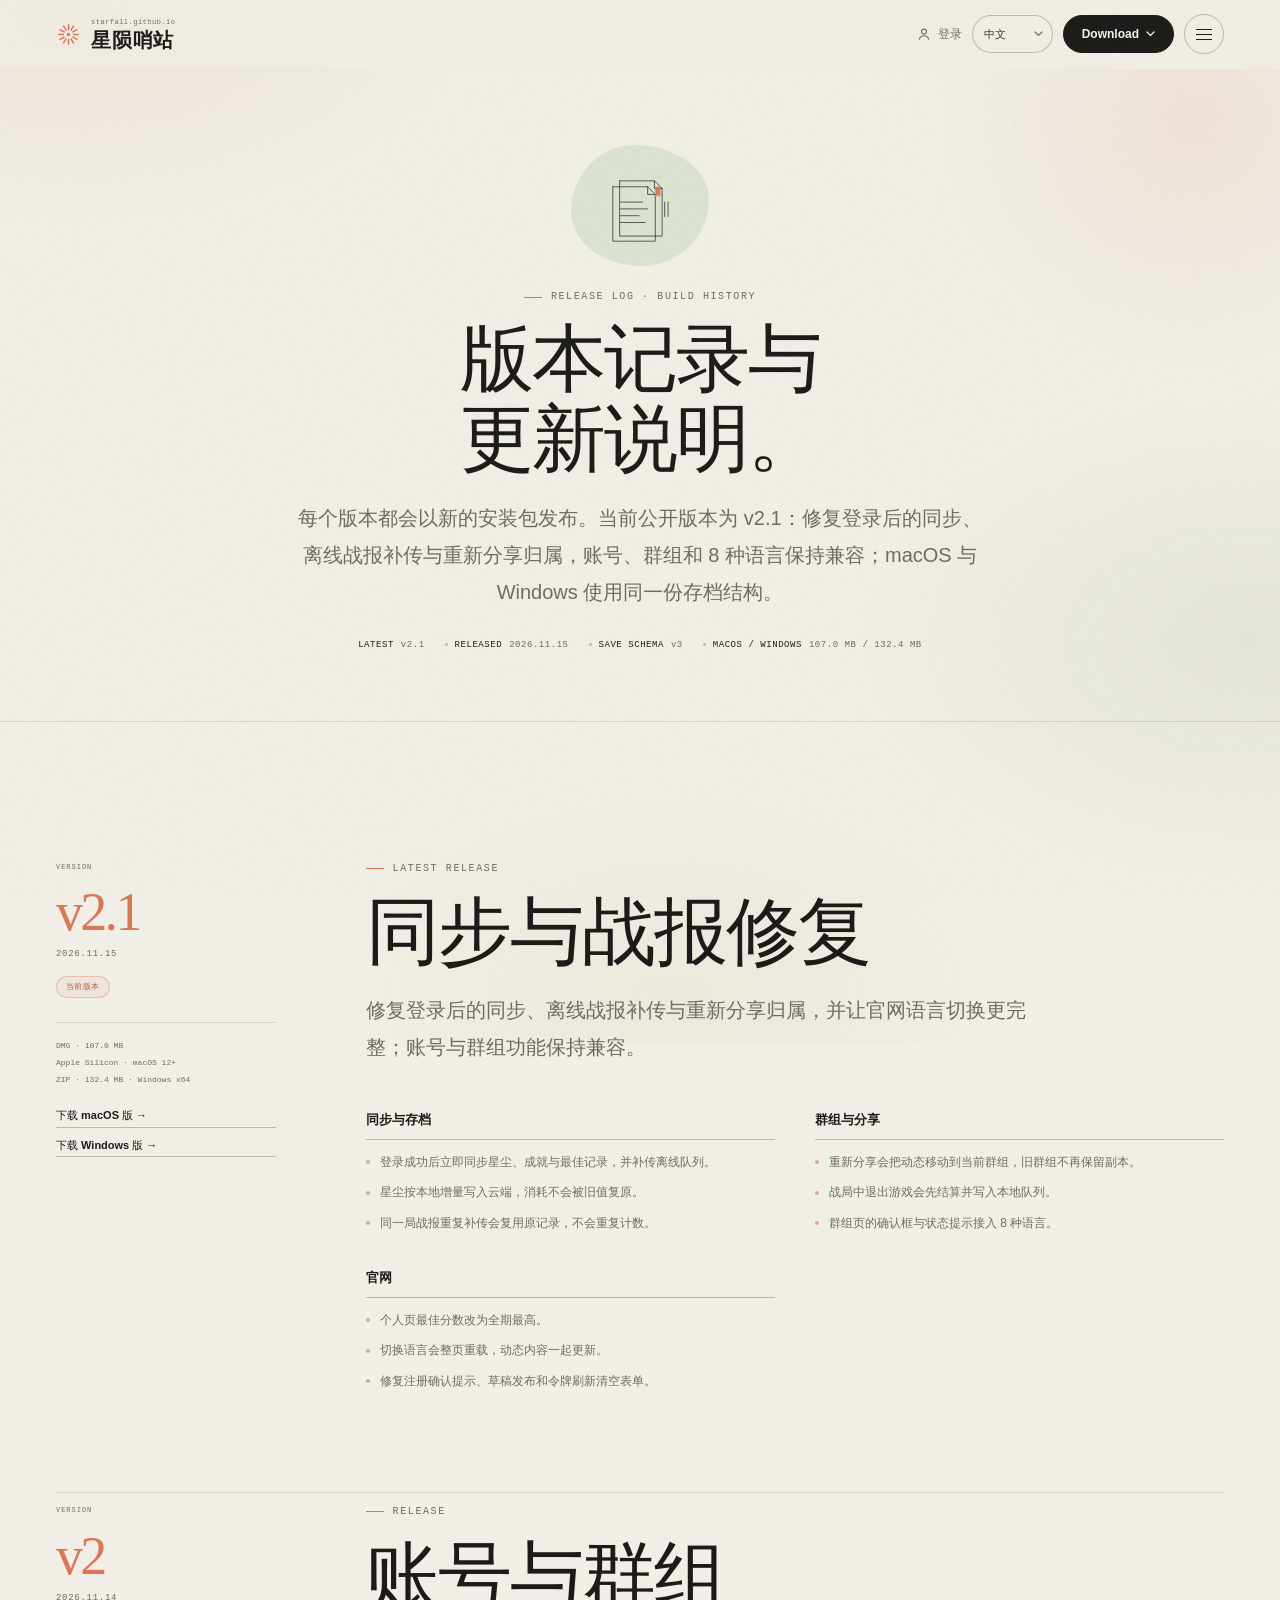
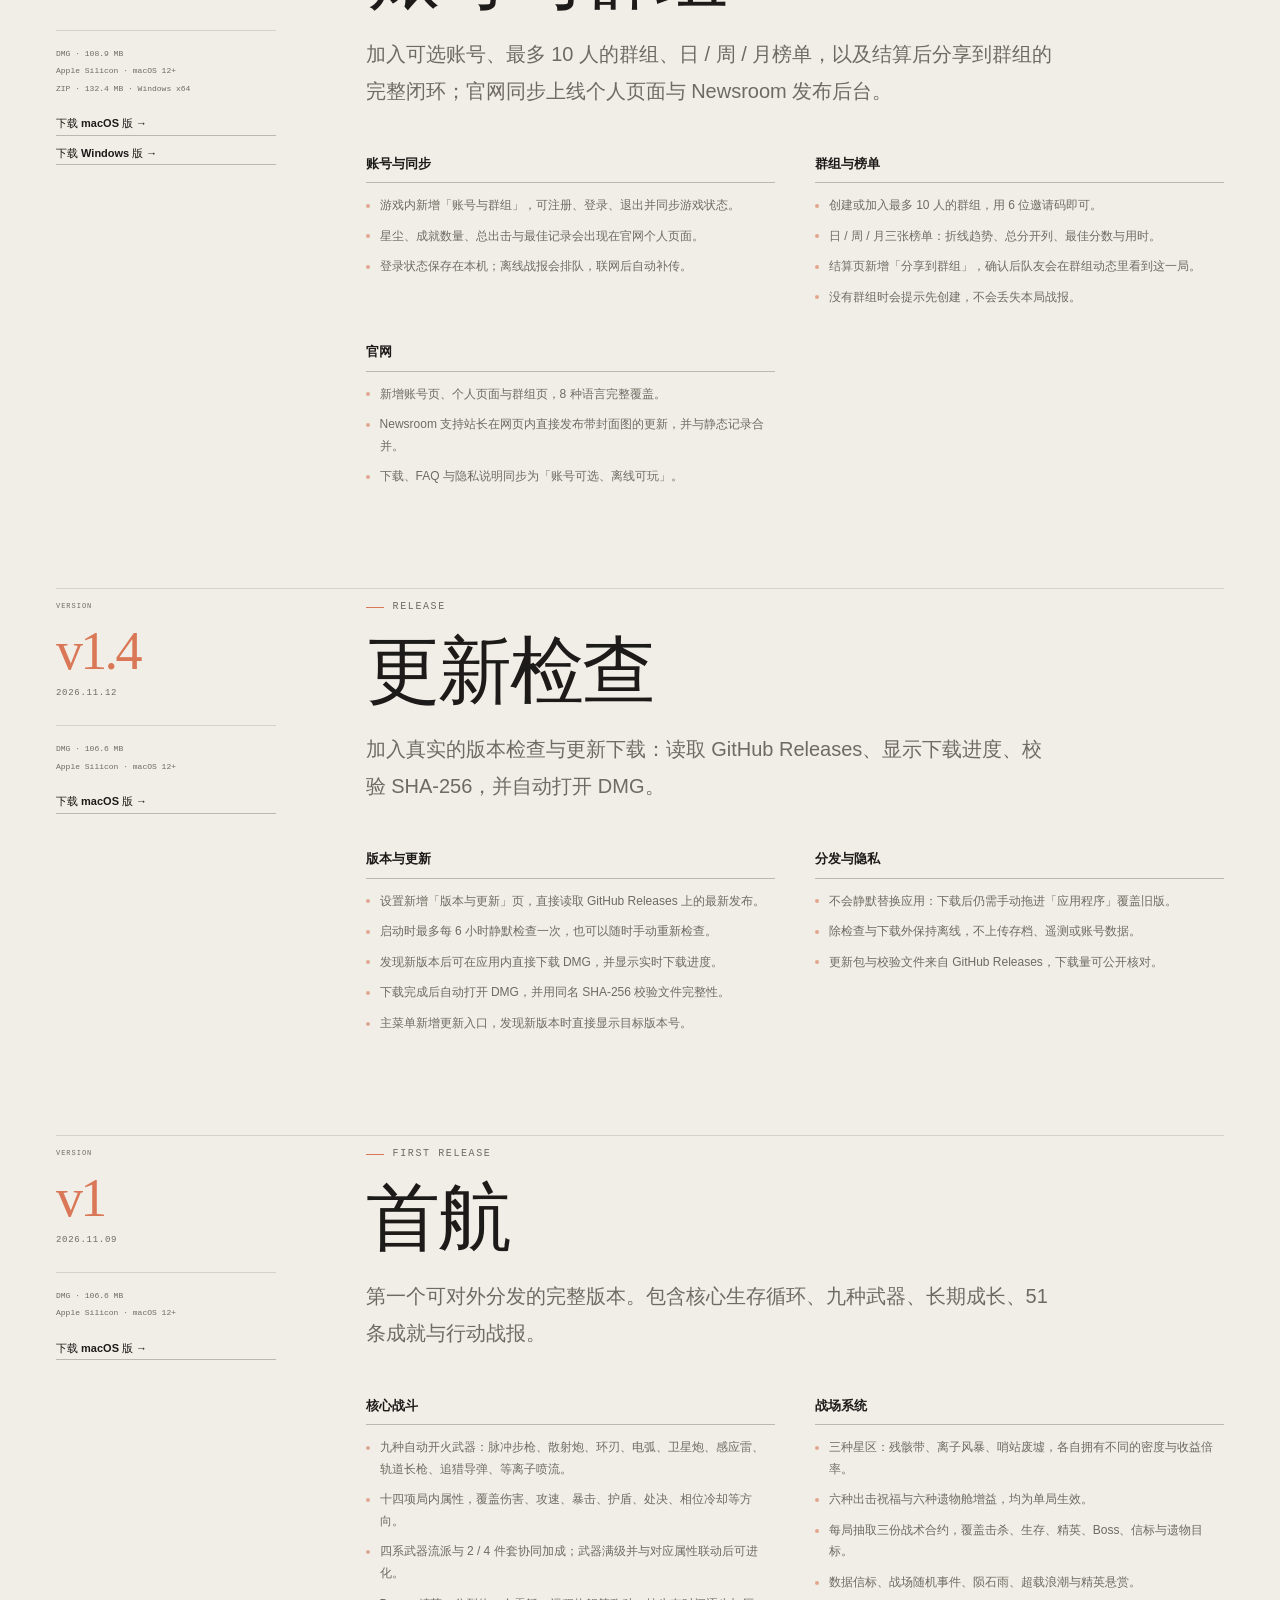
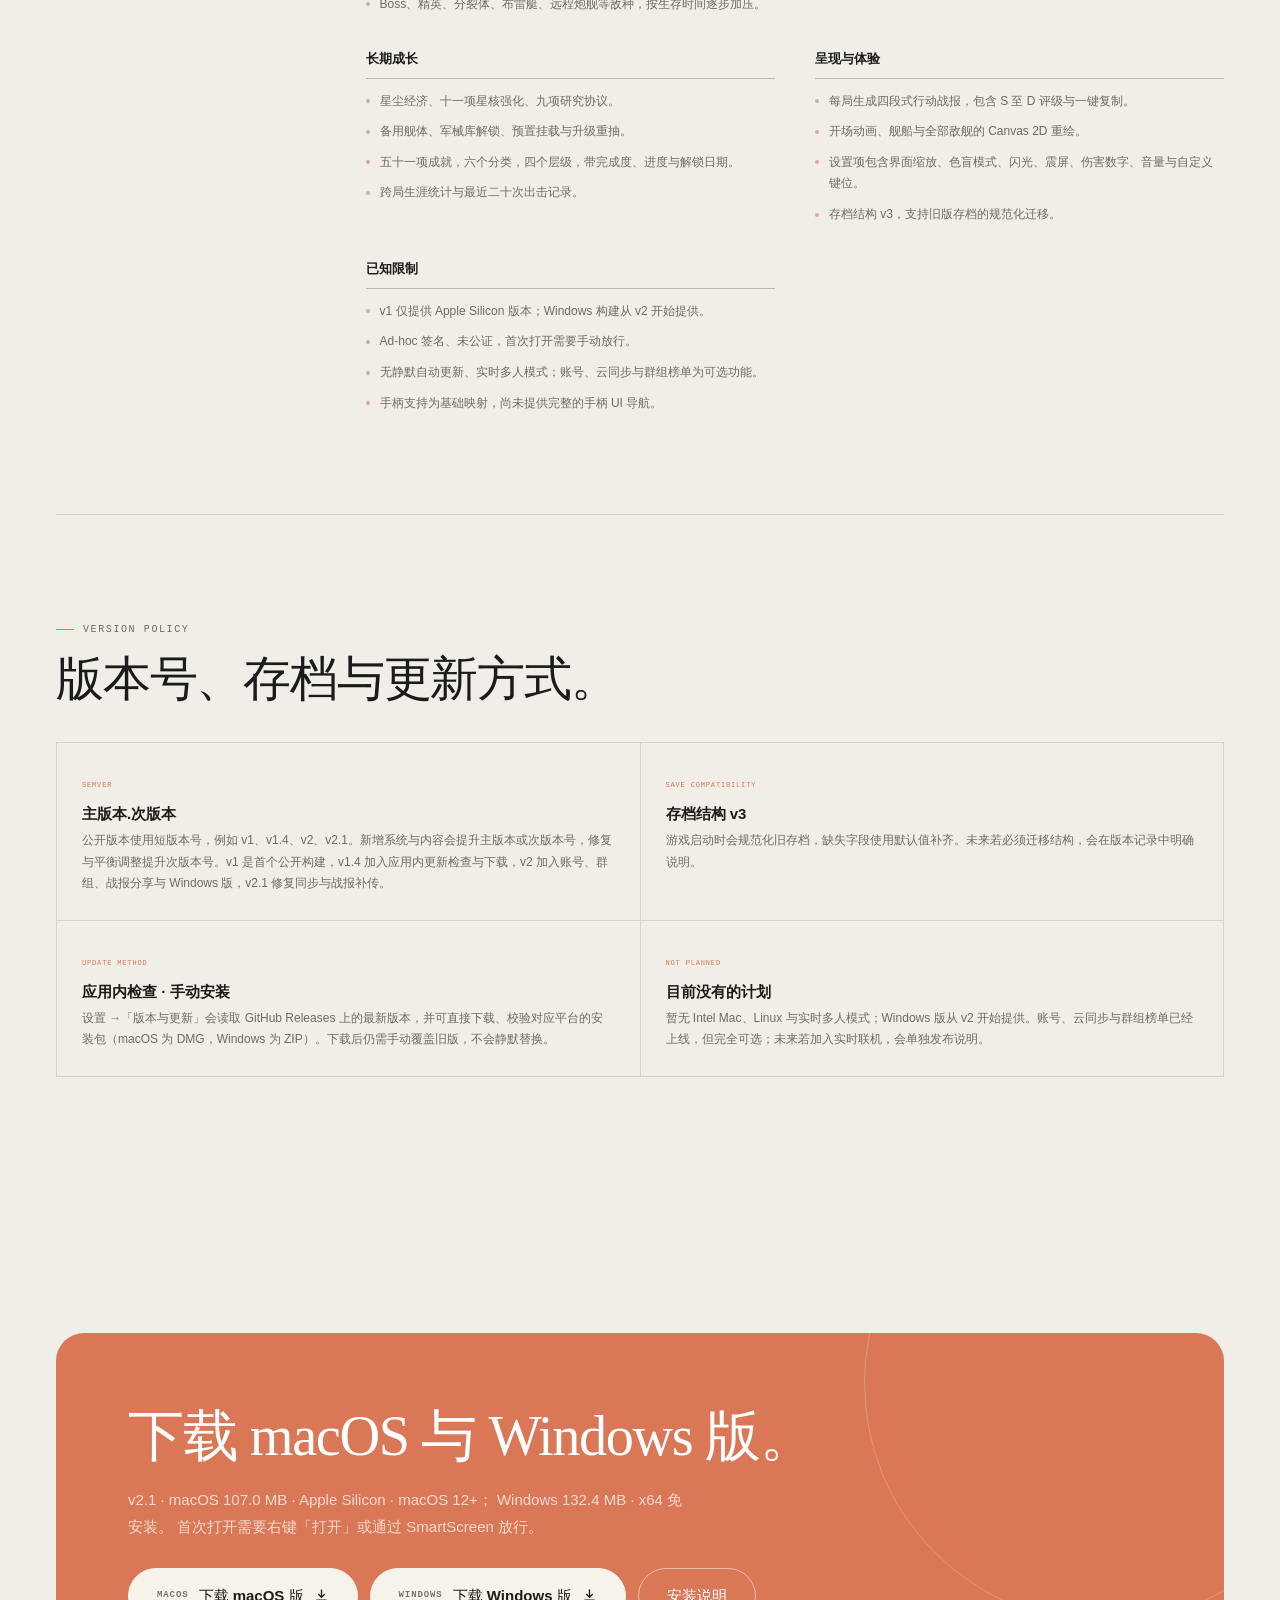
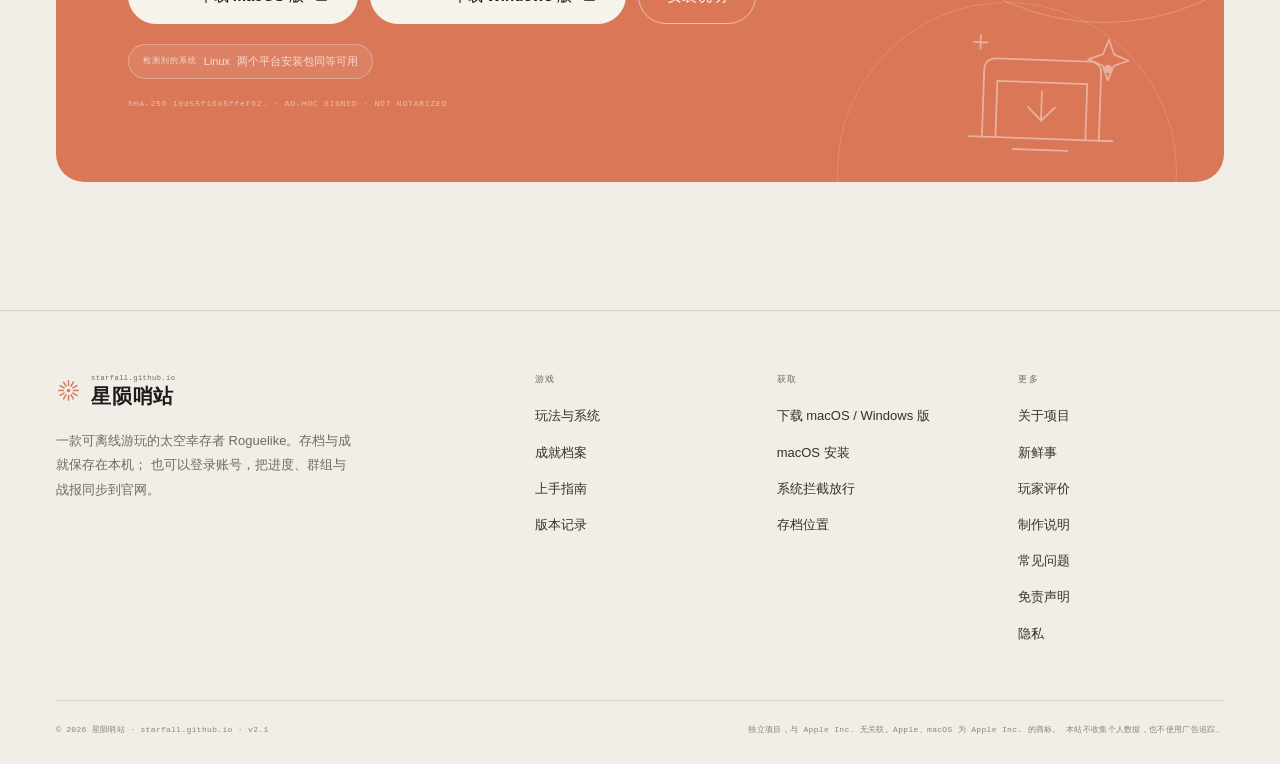
<file: changelog/index.html>
<!DOCTYPE html><html lang="zh-CN"> <head><meta charset="UTF-8"><meta name="viewport" content="width=device-width, initial-scale=1.0"><meta name="color-scheme" content="light"><meta name="theme-color" content="#f0eee6"><script>
      document.documentElement.classList.add('js')
      try {
        const supported = ['zh-CN', 'en', 'zh-TW', 'ja', 'fr', 'de', 'th', 'es']
        const query = new URLSearchParams(location.search).get('lang')
        const stored = localStorage.getItem('sf-lang')
        const lang = query || stored
        if (lang && lang !== 'zh-CN' && supported.includes(lang)) {
          document.documentElement.lang = lang
          document.documentElement.classList.add('i18n-pending')
        }
      } catch (error) {}
    </script><title>版本记录 · 星陨哨站</title><meta name="description" content="《星陨哨站》版本更新记录：v2.1 修复同步与战报补传，v2 加入可选账号、群组榜单与战报分享，v1.4 加入应用内更新检查与下载。"><link rel="canonical" href="https://luckbubby2014.github.io/changelog/"><link rel="icon" type="image/svg+xml" href="/favicon.svg"><link rel="apple-touch-icon" href="/images/app-icon.png"><meta property="og:type" content="website"><meta property="og:site_name" content="星陨哨站"><meta property="og:locale" content="zh_CN"><meta property="og:title" content="版本记录 · 星陨哨站"><meta property="og:description" content="《星陨哨站》版本更新记录：v2.1 修复同步与战报补传，v2 加入可选账号、群组榜单与战报分享，v1.4 加入应用内更新检查与下载。"><meta property="og:url" content="https://luckbubby2014.github.io/changelog/"><meta property="og:image" content="https://luckbubby2014.github.io/images/og.png"><meta property="og:image:width" content="1200"><meta property="og:image:height" content="630"><meta name="twitter:card" content="summary_large_image"><meta name="twitter:title" content="版本记录 · 星陨哨站"><meta name="twitter:description" content="《星陨哨站》版本更新记录：v2.1 修复同步与战报补传，v2 加入可选账号、群组榜单与战报分享，v1.4 加入应用内更新检查与下载。"><meta name="twitter:image" content="https://luckbubby2014.github.io/images/og.png"><script type="application/ld+json">{"@context":"https://schema.org","@type":"VideoGame","name":"星陨哨站","alternateName":"starfall.github.io","description":"《星陨哨站》是一款本地优先的太空幸存者 Roguelike，支持 macOS 与 Windows：武器自动开火，你控制舰船移动、冲刺和释放脉冲新星。单局 5–15 分钟，包含 9 种武器、14 项局内属性、3 个星区与 51 项本地成就。","genre":["Roguelike","Survivors-like","Shooter"],"gamePlatform":["macOS","Windows"],"operatingSystem":"macOS 12+, Windows 10+","applicationCategory":"GameApplication","softwareVersion":"2.1","inLanguage":"zh-CN","offers":{"@type":"Offer","price":"0","priceCurrency":"CNY"},"publisher":{"@type":"Organization","name":"starfall.github.io"}}</script><link rel="stylesheet" href="/_astro/about.BL5baXOC.css">
<style>.release[data-astro-cid-bd6alw26]{display:grid;grid-template-columns:220px minmax(0,1fr);gap:clamp(40px,7vw,100px);padding-bottom:clamp(60px,8vw,100px);border-bottom:1px solid var(--line)}.release-aside[data-astro-cid-bd6alw26]{position:sticky;top:100px;align-self:start}.release-label[data-astro-cid-bd6alw26]{font-family:var(--font-mono);font-size:7px;letter-spacing:.14em;color:var(--muted)}.release-version[data-astro-cid-bd6alw26]{margin-top:8px;font-family:var(--font-serif);font-size:54px;font-weight:500;letter-spacing:-.05em;line-height:1;color:var(--clay)}.release-date[data-astro-cid-bd6alw26]{margin-top:8px;font-family:var(--font-mono);font-size:9px;letter-spacing:.08em;color:var(--muted)}.release-files[data-astro-cid-bd6alw26]{display:grid;gap:3px;margin-top:24px;padding-top:16px;border-top:1px solid var(--line);font-family:var(--font-mono);font-size:8px;line-height:1.8;color:var(--muted)}.release-aside[data-astro-cid-bd6alw26] .text-link[data-astro-cid-bd6alw26]{display:block;margin-top:18px;font-size:11px}.release-aside[data-astro-cid-bd6alw26] .text-link[data-astro-cid-bd6alw26]+.text-link[data-astro-cid-bd6alw26]{margin-top:8px}.release-intro[data-astro-cid-bd6alw26] h2[data-astro-cid-bd6alw26]{margin-top:14px;font-size:clamp(46px,5.8vw,76px)}.release-intro[data-astro-cid-bd6alw26] .lede[data-astro-cid-bd6alw26]{margin-top:18px}.release-groups[data-astro-cid-bd6alw26]{display:grid;grid-template-columns:1fr 1fr;gap:36px 40px;margin-top:46px}.release-group[data-astro-cid-bd6alw26] h3[data-astro-cid-bd6alw26]{font-family:var(--font-sans);font-size:13px;font-weight:600;letter-spacing:0;padding-bottom:10px;border-bottom:1px solid var(--line-strong)}.release-group[data-astro-cid-bd6alw26] ul[data-astro-cid-bd6alw26]{margin-top:12px;display:grid;gap:9px}.release-group[data-astro-cid-bd6alw26] li[data-astro-cid-bd6alw26]{position:relative;padding-left:14px;color:var(--muted);font-size:12px;line-height:1.8}.release-group[data-astro-cid-bd6alw26] li[data-astro-cid-bd6alw26]:before{content:"";position:absolute;left:0;top:.72em;width:4px;height:4px;border-radius:50%;background:var(--clay);opacity:.6}.version-notes[data-astro-cid-bd6alw26]{padding-top:clamp(60px,8vw,96px)}.version-notes[data-astro-cid-bd6alw26] h2[data-astro-cid-bd6alw26]{margin-top:14px;font-size:clamp(32px,4vw,48px)}.version-notes-grid[data-astro-cid-bd6alw26]{display:grid;grid-template-columns:1fr 1fr;gap:0;margin-top:36px;border-top:1px solid var(--line);border-left:1px solid var(--line)}.version-notes-grid[data-astro-cid-bd6alw26] article[data-astro-cid-bd6alw26]{padding:25px;border-right:1px solid var(--line);border-bottom:1px solid var(--line)}.version-notes-grid[data-astro-cid-bd6alw26] .mono[data-astro-cid-bd6alw26]{font-size:7px;letter-spacing:.12em;color:var(--clay)}.version-notes-grid[data-astro-cid-bd6alw26] h3[data-astro-cid-bd6alw26]{margin-top:10px;font-family:var(--font-sans);font-size:15px;font-weight:600;letter-spacing:0}.version-notes-grid[data-astro-cid-bd6alw26] p[data-astro-cid-bd6alw26]{margin-top:6px;color:var(--muted);font-size:12px;line-height:1.8}@media(max-width:900px){.release[data-astro-cid-bd6alw26]{grid-template-columns:1fr;gap:30px}.release-aside[data-astro-cid-bd6alw26]{position:static}.release-version[data-astro-cid-bd6alw26]{font-size:42px}.release-files[data-astro-cid-bd6alw26]{max-width:260px}.release-groups[data-astro-cid-bd6alw26]{grid-template-columns:1fr;gap:24px}}@media(max-width:600px){.version-notes-grid[data-astro-cid-bd6alw26]{grid-template-columns:1fr}}
</style></head> <body class> <div class="ambient" aria-hidden="true"></div> <div class="scroll-progress" aria-hidden="true"><i></i></div> <a class="skip-link" href="#main">跳到主要内容</a> <header class="site-header" id="site-header" data-astro-cid-ctg3m53h> <div class="wrap header-inner" data-astro-cid-ctg3m53h> <a class="brand " href="/" aria-label="星陨哨站 · 首页"> <svg class="brand-mark" width="22" height="22" viewBox="0 0 32 32" fill="none" aria-hidden="true"> <g stroke="currentColor" stroke-width="1.9" stroke-linecap="round"> <line x1="16" y1="3.5" x2="16" y2="9.5" transform="rotate(0 16 16)"></line><line x1="16" y1="3.5" x2="16" y2="9.5" transform="rotate(30 16 16)"></line><line x1="16" y1="3.5" x2="16" y2="9.5" transform="rotate(60 16 16)"></line><line x1="16" y1="3.5" x2="16" y2="9.5" transform="rotate(90 16 16)"></line><line x1="16" y1="3.5" x2="16" y2="9.5" transform="rotate(120 16 16)"></line><line x1="16" y1="3.5" x2="16" y2="9.5" transform="rotate(150 16 16)"></line><line x1="16" y1="3.5" x2="16" y2="9.5" transform="rotate(180 16 16)"></line><line x1="16" y1="3.5" x2="16" y2="9.5" transform="rotate(210 16 16)"></line><line x1="16" y1="3.5" x2="16" y2="9.5" transform="rotate(240 16 16)"></line><line x1="16" y1="3.5" x2="16" y2="9.5" transform="rotate(270 16 16)"></line><line x1="16" y1="3.5" x2="16" y2="9.5" transform="rotate(300 16 16)"></line><line x1="16" y1="3.5" x2="16" y2="9.5" transform="rotate(330 16 16)"></line> </g> <circle cx="16" cy="16" r="2.2" fill="currentColor"></circle> </svg> <span class="brand-word"> <span class="brand-en">starfall.github.io</span> <span class="brand-cn">星陨哨站</span> </span> </a> <nav class="site-nav" aria-label="主导航" data-astro-cid-ctg3m53h> <a href="/" data-astro-cid-ctg3m53h> 概览 </a><a href="/me" data-astro-cid-ctg3m53h> 飞行记录 </a><a href="/newsroom" data-astro-cid-ctg3m53h> 新鲜事 </a><a href="/group" data-astro-cid-ctg3m53h> 社区 </a><a href="/features" data-astro-cid-ctg3m53h> 玩法 </a><a href="/achievements" data-astro-cid-ctg3m53h> 成就 </a><a href="/faq" data-astro-cid-ctg3m53h> 问答 </a><a href="/about" data-astro-cid-ctg3m53h> 关于 </a> </nav> <div class="header-actions" data-astro-cid-ctg3m53h> <a class="account-link" href="/account" data-account-link aria-label="账号" data-astro-cid-ctg3m53h> <svg viewBox="0 0 20 20" fill="none" aria-hidden="true" data-astro-cid-ctg3m53h> <circle cx="10" cy="7" r="3.1" stroke="currentColor" stroke-width="1.4" data-astro-cid-ctg3m53h></circle> <path d="M4.2 16.4c.7-2.7 3-4.2 5.8-4.2s5.1 1.5 5.8 4.2" stroke="currentColor" stroke-width="1.4" stroke-linecap="round" data-astro-cid-ctg3m53h></path> </svg> <span data-account-label data-astro-cid-ctg3m53h>登录</span> </a> <div class="lang-switch" data-astro-cid-ctg3m53h> <select id="lang-select" aria-label="语言 / Language" data-astro-cid-ctg3m53h> <option value="zh-CN" data-astro-cid-ctg3m53h>中文</option> <option value="en" data-astro-cid-ctg3m53h>English</option> <option value="zh-TW" data-astro-cid-ctg3m53h>繁體中文</option> <option value="ja" data-astro-cid-ctg3m53h>日本語</option> <option value="fr" data-astro-cid-ctg3m53h>Français</option> <option value="de" data-astro-cid-ctg3m53h>Deutsch</option> <option value="th" data-astro-cid-ctg3m53h>ไทย</option> <option value="es" data-astro-cid-ctg3m53h>Español</option> </select> </div> <div class="download-menu" id="download-menu" data-astro-cid-ctg3m53h> <button class="btn btn--sm download-trigger" type="button" aria-haspopup="true" aria-expanded="false" aria-controls="download-menu-panel" data-astro-cid-ctg3m53h>
Download
<svg class="download-chevron" width="9" height="6" viewBox="0 0 9 6" fill="none" aria-hidden="true" data-astro-cid-ctg3m53h> <path d="M1 1l3.5 3.5L8 1" stroke="currentColor" stroke-width="1.2" stroke-linecap="round" stroke-linejoin="round" data-astro-cid-ctg3m53h></path> </svg> </button> <div class="download-panel" id="download-menu-panel" role="menu" aria-label="Download" hidden data-astro-cid-ctg3m53h> <div class="download-detect" data-platform-detect hidden data-astro-cid-ctg3m53h> <span class="mono" data-astro-cid-ctg3m53h>YOUR SYSTEM</span> <b data-platform-name data-astro-cid-ctg3m53h>识别中…</b> </div> <a role="menuitem" href="https://github.com/luckbubby2014/luckbubby2014.github.io/releases/download/v2.1/starfall-outpost-2.1-arm64.dmg" download="星陨哨站-2.1-arm64.dmg" data-download-platform="macos" data-astro-cid-ctg3m53h> <span class="dp-platform" data-astro-cid-ctg3m53h>macOS</span> <span class="dp-meta" data-astro-cid-ctg3m53h>v2.1 · 107.0 MB</span> <span class="dp-chip" data-astro-cid-ctg3m53h>Apple Silicon · DMG</span> </a> <a role="menuitem" href="https://github.com/luckbubby2014/luckbubby2014.github.io/releases/download/v2.1/starfall-outpost-2.1-win-x64.zip" download="星陨哨站-2.1-win-x64.zip" data-download-platform="windows" data-astro-cid-ctg3m53h> <span class="dp-platform" data-astro-cid-ctg3m53h>Windows</span> <span class="dp-meta" data-astro-cid-ctg3m53h>v2.1 · 132.4 MB</span> <span class="dp-chip" data-astro-cid-ctg3m53h>x64 · ZIP</span> </a> <a class="dp-all" role="menuitem" href="/download" data-astro-cid-ctg3m53h>所有下载与安装说明 <span aria-hidden="true" data-astro-cid-ctg3m53h>→</span></a> </div> </div> <button class="nav-toggle" type="button" aria-expanded="false" aria-controls="mobile-nav" aria-label="打开菜单" data-astro-cid-ctg3m53h> <span data-astro-cid-ctg3m53h></span> </button> </div> </div> </header> <div class="nav-scrim" id="nav-scrim" hidden data-astro-cid-ctg3m53h></div> <aside class="mobile-nav" id="mobile-nav" role="dialog" aria-modal="true" aria-label="导航" aria-hidden="true" data-astro-cid-ctg3m53h> <div class="mobile-nav-head" data-astro-cid-ctg3m53h> <span class="mono" data-astro-cid-ctg3m53h>STARFALL OUTPOST</span> <button class="mobile-nav-close" type="button" aria-label="关闭菜单" data-astro-cid-ctg3m53h> <svg width="14" height="14" viewBox="0 0 14 14" fill="none" aria-hidden="true" data-astro-cid-ctg3m53h> <path d="M2 2l10 10M12 2L2 12" stroke="currentColor" stroke-width="1.5" stroke-linecap="round" data-astro-cid-ctg3m53h></path> </svg> </button> </div> <div class="mobile-nav-body" data-astro-cid-ctg3m53h> <div class="mobile-nav-detect" data-platform-detect hidden data-astro-cid-ctg3m53h> <span class="mono" data-astro-cid-ctg3m53h>检测到的系统</span> <b data-platform-name data-astro-cid-ctg3m53h>识别中…</b> <span class="mobile-nav-detect-note" data-astro-cid-ctg3m53h>两个平台安装包同等可用</span> </div> <div class="mobile-nav-downloads" data-astro-cid-ctg3m53h> <a class="btn" href="https://github.com/luckbubby2014/luckbubby2014.github.io/releases/download/v2.1/starfall-outpost-2.1-arm64.dmg" download="星陨哨站-2.1-arm64.dmg" data-download-platform="macos" data-astro-cid-ctg3m53h> <span class="mono" data-astro-cid-ctg3m53h>macOS</span>
下载 macOS 版
</a> <a class="btn" href="https://github.com/luckbubby2014/luckbubby2014.github.io/releases/download/v2.1/starfall-outpost-2.1-win-x64.zip" download="星陨哨站-2.1-win-x64.zip" data-download-platform="windows" data-astro-cid-ctg3m53h> <span class="mono" data-astro-cid-ctg3m53h>Windows</span>
下载 Windows 版
</a> </div> <nav class="mobile-nav-links" aria-label="导航" data-astro-cid-ctg3m53h> <a href="/" data-astro-cid-ctg3m53h> 概览 <span data-astro-cid-ctg3m53h>01</span> </a><a href="/me" data-astro-cid-ctg3m53h> 飞行记录 <span data-astro-cid-ctg3m53h>02</span> </a><a href="/newsroom" data-astro-cid-ctg3m53h> 新鲜事 <span data-astro-cid-ctg3m53h>03</span> </a><a href="/group" data-astro-cid-ctg3m53h> 社区 <span data-astro-cid-ctg3m53h>04</span> </a><a href="/features" data-astro-cid-ctg3m53h> 玩法 <span data-astro-cid-ctg3m53h>05</span> </a><a href="/achievements" data-astro-cid-ctg3m53h> 成就 <span data-astro-cid-ctg3m53h>06</span> </a><a href="/guide" data-astro-cid-ctg3m53h> 指南 <span data-astro-cid-ctg3m53h>07</span> </a><a href="/changelog" aria-current="page" data-astro-cid-ctg3m53h> 版本 <span data-astro-cid-ctg3m53h>08</span> </a><a href="/faq" data-astro-cid-ctg3m53h> 问答 <span data-astro-cid-ctg3m53h>09</span> </a><a href="/about" data-astro-cid-ctg3m53h> 关于 <span data-astro-cid-ctg3m53h>10</span> </a><a href="/download" data-astro-cid-ctg3m53h> 下载 <span data-astro-cid-ctg3m53h>11</span> </a> </nav> </div> <div class="mobile-nav-foot" data-astro-cid-ctg3m53h> <a class="mobile-nav-account" href="/account" data-account-link data-account-mobile data-astro-cid-ctg3m53h> <svg viewBox="0 0 20 20" fill="none" aria-hidden="true" data-astro-cid-ctg3m53h> <circle cx="10" cy="7" r="3.1" stroke="currentColor" stroke-width="1.4" data-astro-cid-ctg3m53h></circle> <path d="M4.2 16.4c.7-2.7 3-4.2 5.8-4.2s5.1 1.5 5.8 4.2" stroke="currentColor" stroke-width="1.4" stroke-linecap="round" data-astro-cid-ctg3m53h></path> </svg> <span data-account-label-mobile data-astro-cid-ctg3m53h>账号</span> </a> <a class="mobile-nav-guide" href="/download" data-astro-cid-ctg3m53h>所有下载与安装说明 <span aria-hidden="true" data-astro-cid-ctg3m53h>→</span></a> <div class="mobile-nav-meta" data-astro-cid-ctg3m53h> <span class="mono" data-astro-cid-ctg3m53h>V2.1 · MACOS + WINDOWS</span> <span data-astro-cid-ctg3m53h>离线优先 · 账号可选</span> </div> </div> </aside> <script type="module" src="/_astro/SiteHeader.astro_astro_type_script_index_0_lang.KUBXHaD1.js"></script>  <main id="main">  <header class="page-hero"> <div class="wrap page-hero-inner"> <div class="art-plate art-plate--sage page-hero-art"> <svg class="line-art line-art--logbook" viewBox="0 0 240 200" fill="none" aria-hidden="true"> <g class="art-lines" stroke="currentColor" stroke-width="1.6" stroke-linecap="round" stroke-linejoin="round">         <path pathLength="1" style="--i:0" d="M72 42h82l18 18v112H72z"></path> <path pathLength="1" style="--i:1" d="M154 42v18h18"></path> <path pathLength="1" style="--i:2" d="M56 56h82l18 18v110H56z"></path> <path pathLength="1" style="--i:3" d="M138 56v18h18"></path> <path pathLength="1" style="--i:4" d="M74 92h52M74 108h64M74 124h44M74 140h58"></path> <path pathLength="1" style="--i:5" d="M186 92v34M178 92v34"></path>    </g> <g class="art-accent">        <path d="M168 56v24l-6-5-6 5V56z"></path>   </g> </svg> </div> <div class="eyebrow">RELEASE LOG · BUILD HISTORY</div> <h1>版本记录与<br />更新说明。</h1> <p class="lede">每个版本都会以新的安装包发布。当前公开版本为 v2.1：修复登录后的同步、离线战报补传与重新分享归属，账号、群组和 8 种语言保持兼容；macOS 与 Windows 使用同一份存档结构。</p> <div class="page-hero-meta"> <span><b>LATEST</b> v2.1</span><span><b>RELEASED</b> 2026.11.15</span><span><b>SAVE SCHEMA</b> v3</span><span><b>MACOS / WINDOWS</b> 107.0 MB / 132.4 MB</span> </div> </div> </header> <section class="section" data-astro-cid-bd6alw26> <div class="wrap" data-astro-cid-bd6alw26> <article class="release" id="v2.1" data-astro-cid-bd6alw26> <aside class="release-aside" data-astro-cid-bd6alw26> <span class="release-label" data-astro-cid-bd6alw26>VERSION</span> <div class="release-version" data-astro-cid-bd6alw26>v2.1</div> <div class="release-date" data-astro-cid-bd6alw26>2026.11.15</div> <span class="tag tag--clay" style="margin-top:14px" data-astro-cid-bd6alw26>当前版本</span> <div class="release-files" data-astro-cid-bd6alw26> <span data-astro-cid-bd6alw26>DMG · 107.0 MB</span> <span data-astro-cid-bd6alw26>Apple Silicon · macOS 12+</span> <span data-astro-cid-bd6alw26>ZIP · 132.4 MB · Windows x64</span> </div> <a class="text-link" href="https://github.com/luckbubby2014/luckbubby2014.github.io/releases/download/v2.1/starfall-outpost-2.1-arm64.dmg" download="星陨哨站-2.1-arm64.dmg" data-astro-cid-bd6alw26>下载 macOS 版 <span class="arrow" data-astro-cid-bd6alw26>→</span></a> <a class="text-link" href="https://github.com/luckbubby2014/luckbubby2014.github.io/releases/download/v2.1/starfall-outpost-2.1-win-x64.zip" download="星陨哨站-2.1-win-x64.zip" data-astro-cid-bd6alw26>下载 Windows 版 <span class="arrow" data-astro-cid-bd6alw26>→</span></a> </aside> <div class="release-body" data-astro-cid-bd6alw26> <div class="release-intro" data-astro-cid-bd6alw26> <span class="eyebrow" data-astro-cid-bd6alw26>LATEST RELEASE</span> <h2 data-astro-cid-bd6alw26>同步与战报修复</h2> <p class="lede" data-astro-cid-bd6alw26>修复登录后的同步、离线战报补传与重新分享归属，并让官网语言切换更完整；账号与群组功能保持兼容。</p> </div> <div class="release-groups" data-astro-cid-bd6alw26> <section class="release-group" data-astro-cid-bd6alw26> <h3 data-astro-cid-bd6alw26>同步与存档</h3> <ul data-astro-cid-bd6alw26> <li data-astro-cid-bd6alw26>登录成功后立即同步星尘、成就与最佳记录，并补传离线队列。</li><li data-astro-cid-bd6alw26>星尘按本地增量写入云端，消耗不会被旧值复原。</li><li data-astro-cid-bd6alw26>同一局战报重复补传会复用原记录，不会重复计数。</li> </ul> </section><section class="release-group" data-astro-cid-bd6alw26> <h3 data-astro-cid-bd6alw26>群组与分享</h3> <ul data-astro-cid-bd6alw26> <li data-astro-cid-bd6alw26>重新分享会把动态移动到当前群组，旧群组不再保留副本。</li><li data-astro-cid-bd6alw26>战局中退出游戏会先结算并写入本地队列。</li><li data-astro-cid-bd6alw26>群组页的确认框与状态提示接入 8 种语言。</li> </ul> </section><section class="release-group" data-astro-cid-bd6alw26> <h3 data-astro-cid-bd6alw26>官网</h3> <ul data-astro-cid-bd6alw26> <li data-astro-cid-bd6alw26>个人页最佳分数改为全期最高。</li><li data-astro-cid-bd6alw26>切换语言会整页重载，动态内容一起更新。</li><li data-astro-cid-bd6alw26>修复注册确认提示、草稿发布和令牌刷新清空表单。</li> </ul> </section> </div> </div> </article><article class="release" id="v2" data-astro-cid-bd6alw26> <aside class="release-aside" data-astro-cid-bd6alw26> <span class="release-label" data-astro-cid-bd6alw26>VERSION</span> <div class="release-version" data-astro-cid-bd6alw26>v2</div> <div class="release-date" data-astro-cid-bd6alw26>2026.11.14</div>  <div class="release-files" data-astro-cid-bd6alw26> <span data-astro-cid-bd6alw26>DMG · 108.9 MB</span> <span data-astro-cid-bd6alw26>Apple Silicon · macOS 12+</span> <span data-astro-cid-bd6alw26>ZIP · 132.4 MB · Windows x64</span> </div> <a class="text-link" href="https://github.com/luckbubby2014/luckbubby2014.github.io/releases/download/v2/starfall-outpost-2-arm64.dmg" download="星陨哨站-2-arm64.dmg" data-astro-cid-bd6alw26>下载 macOS 版 <span class="arrow" data-astro-cid-bd6alw26>→</span></a> <a class="text-link" href="https://github.com/luckbubby2014/luckbubby2014.github.io/releases/download/v2/starfall-outpost-2-win-x64.zip" download="星陨哨站-2-win-x64.zip" data-astro-cid-bd6alw26>下载 Windows 版 <span class="arrow" data-astro-cid-bd6alw26>→</span></a> </aside> <div class="release-body" data-astro-cid-bd6alw26> <div class="release-intro" data-astro-cid-bd6alw26> <span class="eyebrow" data-astro-cid-bd6alw26>RELEASE</span> <h2 data-astro-cid-bd6alw26>账号与群组</h2> <p class="lede" data-astro-cid-bd6alw26>加入可选账号、最多 10 人的群组、日 / 周 / 月榜单，以及结算后分享到群组的完整闭环；官网同步上线个人页面与 Newsroom 发布后台。</p> </div> <div class="release-groups" data-astro-cid-bd6alw26> <section class="release-group" data-astro-cid-bd6alw26> <h3 data-astro-cid-bd6alw26>账号与同步</h3> <ul data-astro-cid-bd6alw26> <li data-astro-cid-bd6alw26>游戏内新增「账号与群组」，可注册、登录、退出并同步游戏状态。</li><li data-astro-cid-bd6alw26>星尘、成就数量、总出击与最佳记录会出现在官网个人页面。</li><li data-astro-cid-bd6alw26>登录状态保存在本机；离线战报会排队，联网后自动补传。</li> </ul> </section><section class="release-group" data-astro-cid-bd6alw26> <h3 data-astro-cid-bd6alw26>群组与榜单</h3> <ul data-astro-cid-bd6alw26> <li data-astro-cid-bd6alw26>创建或加入最多 10 人的群组，用 6 位邀请码即可。</li><li data-astro-cid-bd6alw26>日 / 周 / 月三张榜单：折线趋势、总分开列、最佳分数与用时。</li><li data-astro-cid-bd6alw26>结算页新增「分享到群组」，确认后队友会在群组动态里看到这一局。</li><li data-astro-cid-bd6alw26>没有群组时会提示先创建，不会丢失本局战报。</li> </ul> </section><section class="release-group" data-astro-cid-bd6alw26> <h3 data-astro-cid-bd6alw26>官网</h3> <ul data-astro-cid-bd6alw26> <li data-astro-cid-bd6alw26>新增账号页、个人页面与群组页，8 种语言完整覆盖。</li><li data-astro-cid-bd6alw26>Newsroom 支持站长在网页内直接发布带封面图的更新，并与静态记录合并。</li><li data-astro-cid-bd6alw26>下载、FAQ 与隐私说明同步为「账号可选、离线可玩」。</li> </ul> </section> </div> </div> </article><article class="release" id="v1.4" data-astro-cid-bd6alw26> <aside class="release-aside" data-astro-cid-bd6alw26> <span class="release-label" data-astro-cid-bd6alw26>VERSION</span> <div class="release-version" data-astro-cid-bd6alw26>v1.4</div> <div class="release-date" data-astro-cid-bd6alw26>2026.11.12</div>  <div class="release-files" data-astro-cid-bd6alw26> <span data-astro-cid-bd6alw26>DMG · 106.6 MB</span> <span data-astro-cid-bd6alw26>Apple Silicon · macOS 12+</span>  </div> <a class="text-link" href="https://github.com/luckbubby2014/luckbubby2014.github.io/releases/download/v1.4/starfall-outpost-1.4-arm64.dmg" download="星陨哨站-1.4-arm64.dmg" data-astro-cid-bd6alw26>下载 macOS 版 <span class="arrow" data-astro-cid-bd6alw26>→</span></a>  </aside> <div class="release-body" data-astro-cid-bd6alw26> <div class="release-intro" data-astro-cid-bd6alw26> <span class="eyebrow" data-astro-cid-bd6alw26>RELEASE</span> <h2 data-astro-cid-bd6alw26>更新检查</h2> <p class="lede" data-astro-cid-bd6alw26>加入真实的版本检查与更新下载：读取 GitHub Releases、显示下载进度、校验 SHA-256，并自动打开 DMG。</p> </div> <div class="release-groups" data-astro-cid-bd6alw26> <section class="release-group" data-astro-cid-bd6alw26> <h3 data-astro-cid-bd6alw26>版本与更新</h3> <ul data-astro-cid-bd6alw26> <li data-astro-cid-bd6alw26>设置新增「版本与更新」页，直接读取 GitHub Releases 上的最新发布。</li><li data-astro-cid-bd6alw26>启动时最多每 6 小时静默检查一次，也可以随时手动重新检查。</li><li data-astro-cid-bd6alw26>发现新版本后可在应用内直接下载 DMG，并显示实时下载进度。</li><li data-astro-cid-bd6alw26>下载完成后自动打开 DMG，并用同名 SHA-256 校验文件完整性。</li><li data-astro-cid-bd6alw26>主菜单新增更新入口，发现新版本时直接显示目标版本号。</li> </ul> </section><section class="release-group" data-astro-cid-bd6alw26> <h3 data-astro-cid-bd6alw26>分发与隐私</h3> <ul data-astro-cid-bd6alw26> <li data-astro-cid-bd6alw26>不会静默替换应用：下载后仍需手动拖进「应用程序」覆盖旧版。</li><li data-astro-cid-bd6alw26>除检查与下载外保持离线，不上传存档、遥测或账号数据。</li><li data-astro-cid-bd6alw26>更新包与校验文件来自 GitHub Releases，下载量可公开核对。</li> </ul> </section> </div> </div> </article><article class="release" id="v1" data-astro-cid-bd6alw26> <aside class="release-aside" data-astro-cid-bd6alw26> <span class="release-label" data-astro-cid-bd6alw26>VERSION</span> <div class="release-version" data-astro-cid-bd6alw26>v1</div> <div class="release-date" data-astro-cid-bd6alw26>2026.11.09</div>  <div class="release-files" data-astro-cid-bd6alw26> <span data-astro-cid-bd6alw26>DMG · 106.6 MB</span> <span data-astro-cid-bd6alw26>Apple Silicon · macOS 12+</span>  </div> <a class="text-link" href="https://github.com/luckbubby2014/luckbubby2014.github.io/releases/download/v1/starfall-outpost-1-arm64.dmg" download="星陨哨站-1-arm64.dmg" data-astro-cid-bd6alw26>下载 macOS 版 <span class="arrow" data-astro-cid-bd6alw26>→</span></a>  </aside> <div class="release-body" data-astro-cid-bd6alw26> <div class="release-intro" data-astro-cid-bd6alw26> <span class="eyebrow" data-astro-cid-bd6alw26>FIRST RELEASE</span> <h2 data-astro-cid-bd6alw26>首航</h2> <p class="lede" data-astro-cid-bd6alw26>第一个可对外分发的完整版本。包含核心生存循环、九种武器、长期成长、51 条成就与行动战报。</p> </div> <div class="release-groups" data-astro-cid-bd6alw26> <section class="release-group" data-astro-cid-bd6alw26> <h3 data-astro-cid-bd6alw26>核心战斗</h3> <ul data-astro-cid-bd6alw26> <li data-astro-cid-bd6alw26>九种自动开火武器：脉冲步枪、散射炮、环刃、电弧、卫星炮、感应雷、轨道长枪、追猎导弹、等离子喷流。</li><li data-astro-cid-bd6alw26>十四项局内属性，覆盖伤害、攻速、暴击、护盾、处决、相位冷却等方向。</li><li data-astro-cid-bd6alw26>四系武器流派与 2 / 4 件套协同加成；武器满级并与对应属性联动后可进化。</li><li data-astro-cid-bd6alw26>Boss、精英、分裂体、布雷艇、远程炮舰等敌种，按生存时间逐步加压。</li> </ul> </section><section class="release-group" data-astro-cid-bd6alw26> <h3 data-astro-cid-bd6alw26>战场系统</h3> <ul data-astro-cid-bd6alw26> <li data-astro-cid-bd6alw26>三种星区：残骸带、离子风暴、哨站废墟，各自拥有不同的密度与收益倍率。</li><li data-astro-cid-bd6alw26>六种出击祝福与六种遗物舱增益，均为单局生效。</li><li data-astro-cid-bd6alw26>每局抽取三份战术合约，覆盖击杀、生存、精英、Boss、信标与遗物目标。</li><li data-astro-cid-bd6alw26>数据信标、战场随机事件、陨石雨、超载浪潮与精英悬赏。</li> </ul> </section><section class="release-group" data-astro-cid-bd6alw26> <h3 data-astro-cid-bd6alw26>长期成长</h3> <ul data-astro-cid-bd6alw26> <li data-astro-cid-bd6alw26>星尘经济、十一项星核强化、九项研究协议。</li><li data-astro-cid-bd6alw26>备用舰体、军械库解锁、预置挂载与升级重抽。</li><li data-astro-cid-bd6alw26>五十一项成就，六个分类，四个层级，带完成度、进度与解锁日期。</li><li data-astro-cid-bd6alw26>跨局生涯统计与最近二十次出击记录。</li> </ul> </section><section class="release-group" data-astro-cid-bd6alw26> <h3 data-astro-cid-bd6alw26>呈现与体验</h3> <ul data-astro-cid-bd6alw26> <li data-astro-cid-bd6alw26>每局生成四段式行动战报，包含 S 至 D 评级与一键复制。</li><li data-astro-cid-bd6alw26>开场动画、舰船与全部敌舰的 Canvas 2D 重绘。</li><li data-astro-cid-bd6alw26>设置项包含界面缩放、色盲模式、闪光、震屏、伤害数字、音量与自定义键位。</li><li data-astro-cid-bd6alw26>存档结构 v3，支持旧版存档的规范化迁移。</li> </ul> </section><section class="release-group" data-astro-cid-bd6alw26> <h3 data-astro-cid-bd6alw26>已知限制</h3> <ul data-astro-cid-bd6alw26> <li data-astro-cid-bd6alw26>v1 仅提供 Apple Silicon 版本；Windows 构建从 v2 开始提供。</li><li data-astro-cid-bd6alw26>Ad-hoc 签名、未公证，首次打开需要手动放行。</li><li data-astro-cid-bd6alw26>无静默自动更新、实时多人模式；账号、云同步与群组榜单为可选功能。</li><li data-astro-cid-bd6alw26>手柄支持为基础映射，尚未提供完整的手柄 UI 导航。</li> </ul> </section> </div> </div> </article> <div class="version-notes" data-astro-cid-bd6alw26> <div data-astro-cid-bd6alw26> <div class="eyebrow" data-astro-cid-bd6alw26>VERSION POLICY</div> <h2 data-astro-cid-bd6alw26>版本号、存档与更新方式。</h2> </div> <div class="version-notes-grid" data-astro-cid-bd6alw26> <article data-astro-cid-bd6alw26> <span class="mono" data-astro-cid-bd6alw26>SEMVER</span> <h3 data-astro-cid-bd6alw26>主版本.次版本</h3> <p data-astro-cid-bd6alw26>公开版本使用短版本号，例如 v1、v1.4、v2、v2.1。新增系统与内容会提升主版本或次版本号，修复与平衡调整提升次版本号。v1 是首个公开构建，v1.4 加入应用内更新检查与下载，v2 加入账号、群组、战报分享与 Windows 版，v2.1 修复同步与战报补传。</p> </article> <article data-astro-cid-bd6alw26> <span class="mono" data-astro-cid-bd6alw26>SAVE COMPATIBILITY</span> <h3 data-astro-cid-bd6alw26>存档结构 v3</h3> <p data-astro-cid-bd6alw26>游戏启动时会规范化旧存档，缺失字段使用默认值补齐。未来若必须迁移结构，会在版本记录中明确说明。</p> </article> <article data-astro-cid-bd6alw26> <span class="mono" data-astro-cid-bd6alw26>UPDATE METHOD</span> <h3 data-astro-cid-bd6alw26>应用内检查 · 手动安装</h3> <p data-astro-cid-bd6alw26>设置 →「版本与更新」会读取 GitHub Releases 上的最新版本，并可直接下载、校验对应平台的安装包（macOS 为 DMG，Windows 为 ZIP）。下载后仍需手动覆盖旧版，不会静默替换。</p> </article> <article data-astro-cid-bd6alw26> <span class="mono" data-astro-cid-bd6alw26>NOT PLANNED</span> <h3 data-astro-cid-bd6alw26>目前没有的计划</h3> <p data-astro-cid-bd6alw26>暂无 Intel Mac、Linux 与实时多人模式；Windows 版从 v2 开始提供。账号、云同步与群组榜单已经上线，但完全可选；未来若加入实时联机，会单独发布说明。</p> </article> </div> </div> </div> </section> <section class="section"> <div class="wrap"> <div class="cta-band" data-reveal> <div class="cta-art" aria-hidden="true"> <svg class="line-art line-art--download" viewBox="0 0 240 200" fill="none" aria-hidden="true"> <g class="art-lines" stroke="currentColor" stroke-width="1.6" stroke-linecap="round" stroke-linejoin="round">       <path pathLength="1" style="--i:0" d="M56 142h128M96 152h48"></path> <path pathLength="1" style="--i:1" d="M68 142V82c0-6 4-10 10-10h84c6 0 10 4 10 10v60"></path> <path pathLength="1" style="--i:2" d="M80 142V92h80v50"></path> <path pathLength="1" style="--i:3" d="M120 100v26M108 114l12 12 12-12"></path> <path pathLength="1" style="--i:4" d="M178 52l5 13 13 5-13 5-5 13-5-13-13-5 13-5z"></path> <path pathLength="1" style="--i:5" d="M58 58h12M64 52v12"></path>      </g> <g class="art-accent">      <circle cx="178" cy="78" r="3.6"></circle>     </g> </svg> </div> <h2>下载 macOS 与 Windows 版。</h2> <p>
v2.1 · macOS 107.0 MB · Apple Silicon · macOS 12+；
        Windows 132.4 MB · x64 免安装。
        首次打开需要右键「打开」或通过 SmartScreen 放行。
</p> <div class="btn-row"> <a class="btn btn--light btn--lg" href="https://github.com/luckbubby2014/luckbubby2014.github.io/releases/download/v2.1/starfall-outpost-2.1-arm64.dmg" download="星陨哨站-2.1-arm64.dmg" data-download-platform="macos"> <span class="btn-platform">macOS</span>
下载 macOS 版
<svg width="15" height="15" viewBox="0 0 16 16" fill="none" aria-hidden="true"> <path d="M8 2v8m0 0 3-3m-3 3L5 7M3 13h10" stroke="currentColor" stroke-width="1.4" stroke-linecap="round" stroke-linejoin="round"></path> </svg> </a> <a class="btn btn--light btn--lg" href="https://github.com/luckbubby2014/luckbubby2014.github.io/releases/download/v2.1/starfall-outpost-2.1-win-x64.zip" download="星陨哨站-2.1-win-x64.zip" data-download-platform="windows"> <span class="btn-platform">Windows</span>
下载 Windows 版
<svg width="15" height="15" viewBox="0 0 16 16" fill="none" aria-hidden="true"> <path d="M8 2v8m0 0 3-3m-3 3L5 7M3 13h10" stroke="currentColor" stroke-width="1.4" stroke-linecap="round" stroke-linejoin="round"></path> </svg> </a> <a class="btn btn--on-dark btn--lg" href="/download">
安装说明
</a> </div> <div class="cta-detect" data-platform-detect hidden> <span class="mono">检测到的系统</span> <b data-platform-name>识别中…</b> <span>两个平台安装包同等可用</span> </div> <div class="cta-meta">
SHA-256 10d55f16d5ffef62… · AD-HOC SIGNED · NOT NOTARIZED
</div> </div> </div> </section>   </main> <footer class="site-footer"> <div class="wrap"> <div class="footer-top"> <div class="footer-brand"> <a class="brand " href="/" aria-label="星陨哨站 · 首页"> <svg class="brand-mark" width="26" height="26" viewBox="0 0 32 32" fill="none" aria-hidden="true"> <g stroke="currentColor" stroke-width="1.9" stroke-linecap="round"> <line x1="16" y1="3.5" x2="16" y2="9.5" transform="rotate(0 16 16)"></line><line x1="16" y1="3.5" x2="16" y2="9.5" transform="rotate(30 16 16)"></line><line x1="16" y1="3.5" x2="16" y2="9.5" transform="rotate(60 16 16)"></line><line x1="16" y1="3.5" x2="16" y2="9.5" transform="rotate(90 16 16)"></line><line x1="16" y1="3.5" x2="16" y2="9.5" transform="rotate(120 16 16)"></line><line x1="16" y1="3.5" x2="16" y2="9.5" transform="rotate(150 16 16)"></line><line x1="16" y1="3.5" x2="16" y2="9.5" transform="rotate(180 16 16)"></line><line x1="16" y1="3.5" x2="16" y2="9.5" transform="rotate(210 16 16)"></line><line x1="16" y1="3.5" x2="16" y2="9.5" transform="rotate(240 16 16)"></line><line x1="16" y1="3.5" x2="16" y2="9.5" transform="rotate(270 16 16)"></line><line x1="16" y1="3.5" x2="16" y2="9.5" transform="rotate(300 16 16)"></line><line x1="16" y1="3.5" x2="16" y2="9.5" transform="rotate(330 16 16)"></line> </g> <circle cx="16" cy="16" r="2.2" fill="currentColor"></circle> </svg> <span class="brand-word"> <span class="brand-en">starfall.github.io</span> <span class="brand-cn">星陨哨站</span> </span> </a> <p>
一款可离线游玩的太空幸存者 Roguelike。存档与成就保存在本机；
          也可以登录账号，把进度、群组与战报同步到官网。
</p> </div> <div class="footer-col"> <h3>游戏</h3> <ul> <li><a href="/features">玩法与系统</a></li> <li><a href="/achievements">成就档案</a></li> <li><a href="/guide">上手指南</a></li> <li><a href="/changelog">版本记录</a></li> </ul> </div> <div class="footer-col"> <h3>获取</h3> <ul> <li><a href="/download">下载 macOS / Windows 版</a></li> <li><a href="/download#install">macOS 安装</a></li> <li><a href="/download#gatekeeper">系统拦截放行</a></li> <li><a href="/faq#save">存档位置</a></li> </ul> </div> <div class="footer-col"> <h3>更多</h3> <ul> <li><a href="/about">关于项目</a></li> <li><a href="/newsroom">新鲜事</a></li> <li><a href="/#reviews">玩家评价</a></li> <li><a href="/about#colophon">制作说明</a></li> <li><a href="/faq">常见问题</a></li> <li><a href="/about#disclaimer">免责声明</a></li> <li><a href="/faq#privacy">隐私</a></li> </ul> </div> </div> <div class="footer-bottom"> <span>© 2026 星陨哨站 · starfall.github.io · v2.1</span> <span class="legal">
独立项目，与 Apple Inc. 无关联。Apple、macOS 为 Apple Inc. 的商标。
        本站不收集个人数据，也不使用广告追踪。
</span> </div> </div> </footer> <div class="lightbox" id="lightbox" aria-hidden="true" role="dialog" aria-label="查看大图"> <button class="lightbox-close" type="button" aria-label="关闭大图">×</button> <img alt=""> </div> <div class="toast" id="toast" role="status" aria-live="polite"></div> <script type="module" src="/_astro/Layout.astro_astro_type_script_index_0_lang.DCYWA53B.js"></script> <script type="module" src="/_astro/Layout.astro_astro_type_script_index_1_lang.CrIVjwGn.js"></script> <script type="module">const w=document.getElementById("site-header"),r=document.querySelector(".nav-toggle"),i=document.getElementById("mobile-nav"),s=document.getElementById("nav-scrim"),p=document.querySelector(".mobile-nav-close"),f=()=>{w?.classList.toggle("is-scrolled",window.scrollY>8)};f();window.addEventListener("scroll",f,{passive:!0});const a=()=>{r?.setAttribute("aria-expanded","false"),r?.setAttribute("aria-label","打开菜单"),i?.classList.remove("is-open"),i?.setAttribute("aria-hidden","true"),s?.classList.remove("is-open"),document.body.classList.remove("nav-open"),window.setTimeout(()=>{!i?.classList.contains("is-open")&&s&&(s.hidden=!0)},340)},h=()=>{s&&(s.hidden=!1),requestAnimationFrame(()=>s?.classList.add("is-open")),r?.setAttribute("aria-expanded","true"),r?.setAttribute("aria-label","关闭菜单"),i?.classList.add("is-open"),i?.setAttribute("aria-hidden","false"),document.body.classList.add("nav-open"),window.setTimeout(()=>p?.focus(),80)};r?.addEventListener("click",()=>{r.getAttribute("aria-expanded")==="true"?a():h()});p?.addEventListener("click",a);s?.addEventListener("click",a);i?.querySelectorAll("a").forEach(e=>e.addEventListener("click",a));window.addEventListener("keydown",e=>{e.key==="Escape"&&a()});window.addEventListener("resize",()=>{window.innerWidth>1359&&a()});const m=document.querySelectorAll("[data-reveal]");if("IntersectionObserver"in window&&!window.matchMedia("(prefers-reduced-motion: reduce)").matches){const e=new IntersectionObserver(t=>{for(const n of t)n.isIntersecting&&(n.target.classList.add("is-revealed"),e.unobserve(n.target))},{rootMargin:"0px 0px -8% 0px",threshold:.08});m.forEach(t=>e.observe(t))}else m.forEach(e=>e.classList.add("is-revealed"));const v=document.querySelectorAll(".line-art"),l=e=>e.classList.add("is-drawn"),g=window.matchMedia("(prefers-reduced-motion: reduce)").matches;if(g||!("IntersectionObserver"in window))v.forEach(l);else{const e=new IntersectionObserver(t=>{for(const n of t)n.isIntersecting&&(l(n.target),e.unobserve(n.target))},{rootMargin:"0px 0px -10% 0px",threshold:.15});v.forEach(t=>{t.getBoundingClientRect().top<window.innerHeight*.92?l(t):e.observe(t)})}const o=document.getElementById("lightbox"),c=o?.querySelector("img"),L=(e,t)=>{!o||!c||(c.src=e,c.alt=t,o.classList.add("is-open"),o.setAttribute("aria-hidden","false"),document.body.classList.add("nav-open"),o.querySelector(".lightbox-close")?.focus())},u=()=>{o&&(o.classList.remove("is-open"),o.setAttribute("aria-hidden","true"),document.body.classList.remove("nav-open"),c&&(c.src=""))};document.querySelectorAll("[data-lightbox]").forEach(e=>{const t=()=>{const n=e.querySelector("img");n&&L(n.src,n.alt)};e.addEventListener("click",t),e.addEventListener("keydown",n=>{(n.key==="Enter"||n.key===" ")&&(n.preventDefault(),t())}),e.hasAttribute("tabindex")||e.setAttribute("tabindex","0"),e.hasAttribute("role")||e.setAttribute("role","button")});o?.addEventListener("click",e=>{e.target===o&&u()});o?.querySelector(".lightbox-close")?.addEventListener("click",u);let b=0;const d=document.getElementById("toast"),y=e=>{d&&(d.textContent=e,d.classList.add("is-visible"),window.clearTimeout(b),b=window.setTimeout(()=>d.classList.remove("is-visible"),2100))};document.addEventListener("site:toast",e=>{y(e.detail||"已复制")});document.addEventListener("keydown",e=>{e.key==="Escape"&&o?.classList.contains("is-open")&&u()});const E=async e=>{try{if(navigator.clipboard&&window.isSecureContext)return await navigator.clipboard.writeText(e),!0}catch{}try{const t=document.createElement("textarea");t.value=e,t.setAttribute("readonly",""),t.style.position="fixed",t.style.opacity="0",document.body.appendChild(t),t.select();const n=document.execCommand("copy");return document.body.removeChild(t),n}catch{return!1}};document.querySelectorAll("[data-copy]").forEach(e=>{e.addEventListener("click",async()=>{const t=e.dataset.copy??"",n=await E(t);y(n?"已复制到剪贴板":"复制失败，请手动选择文本")})});document.documentElement.style.scrollPaddingTop="88px";</script> </body> </html>
</file>
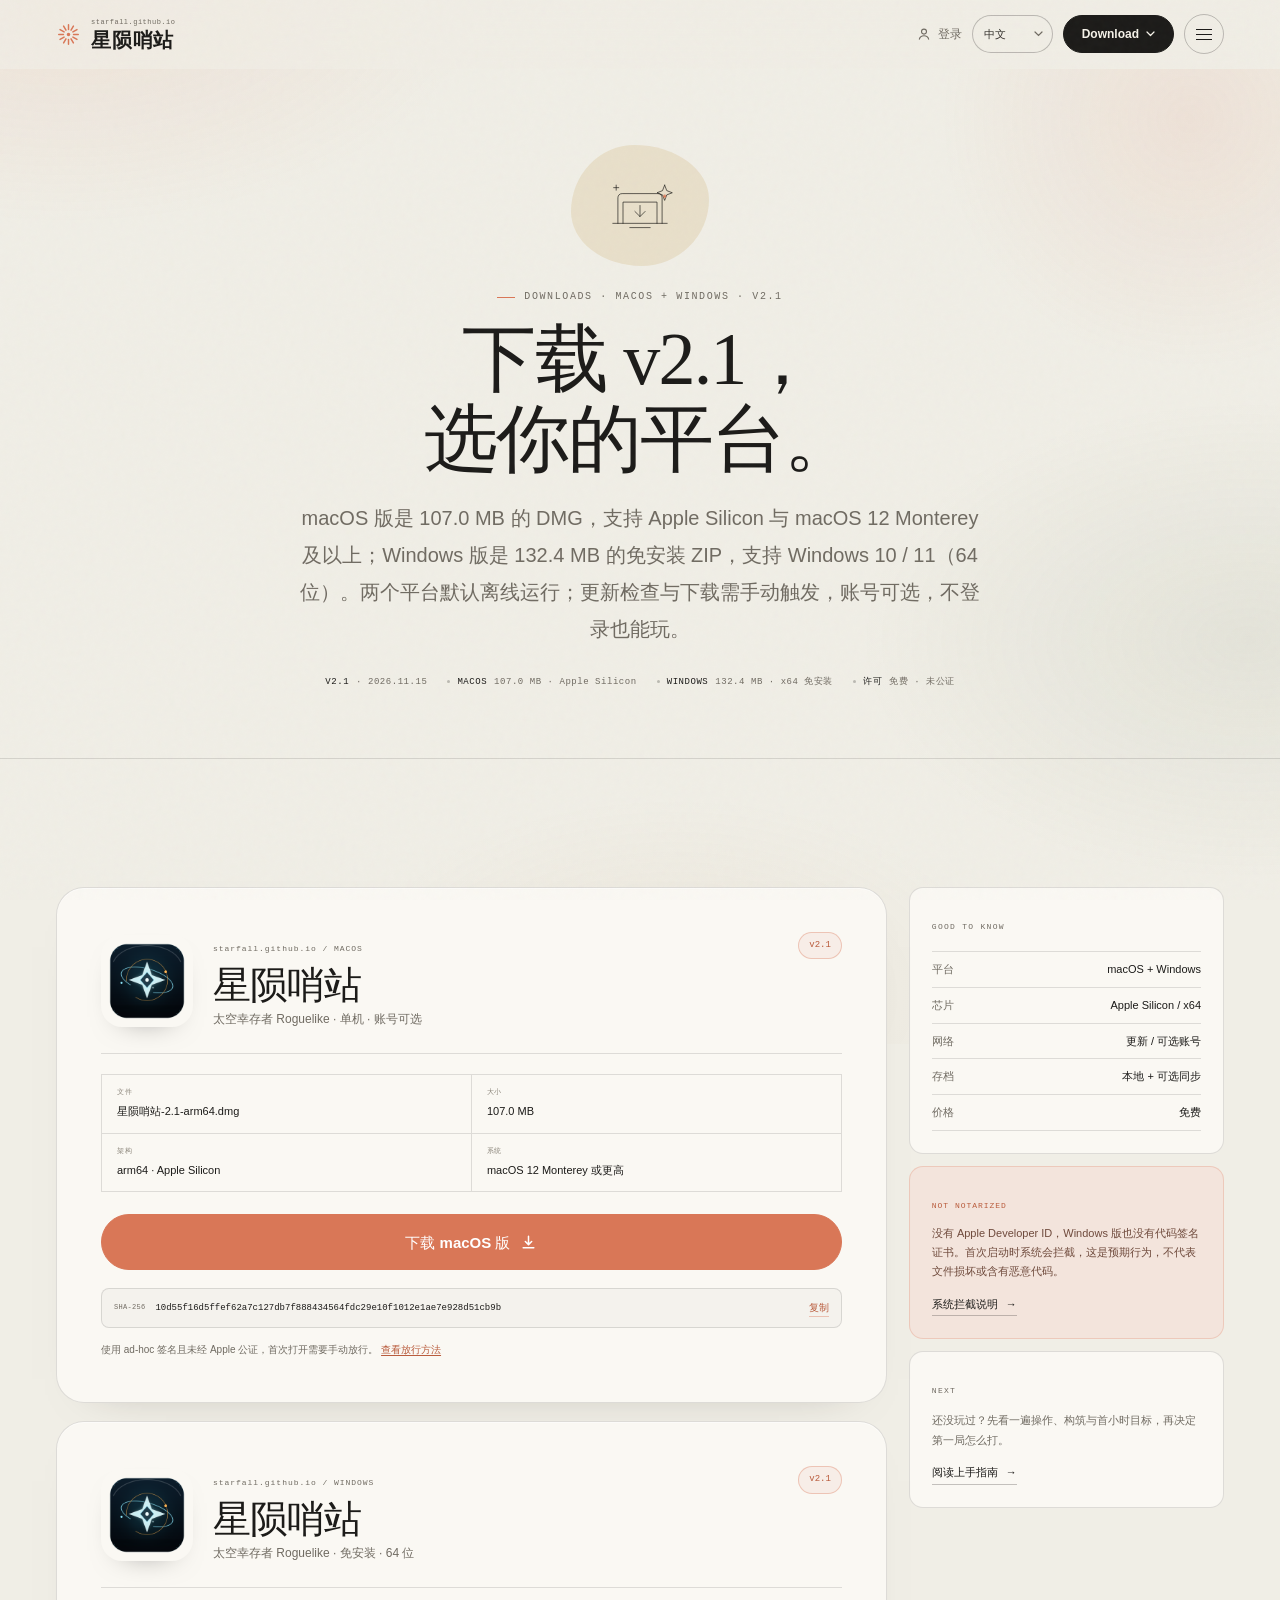
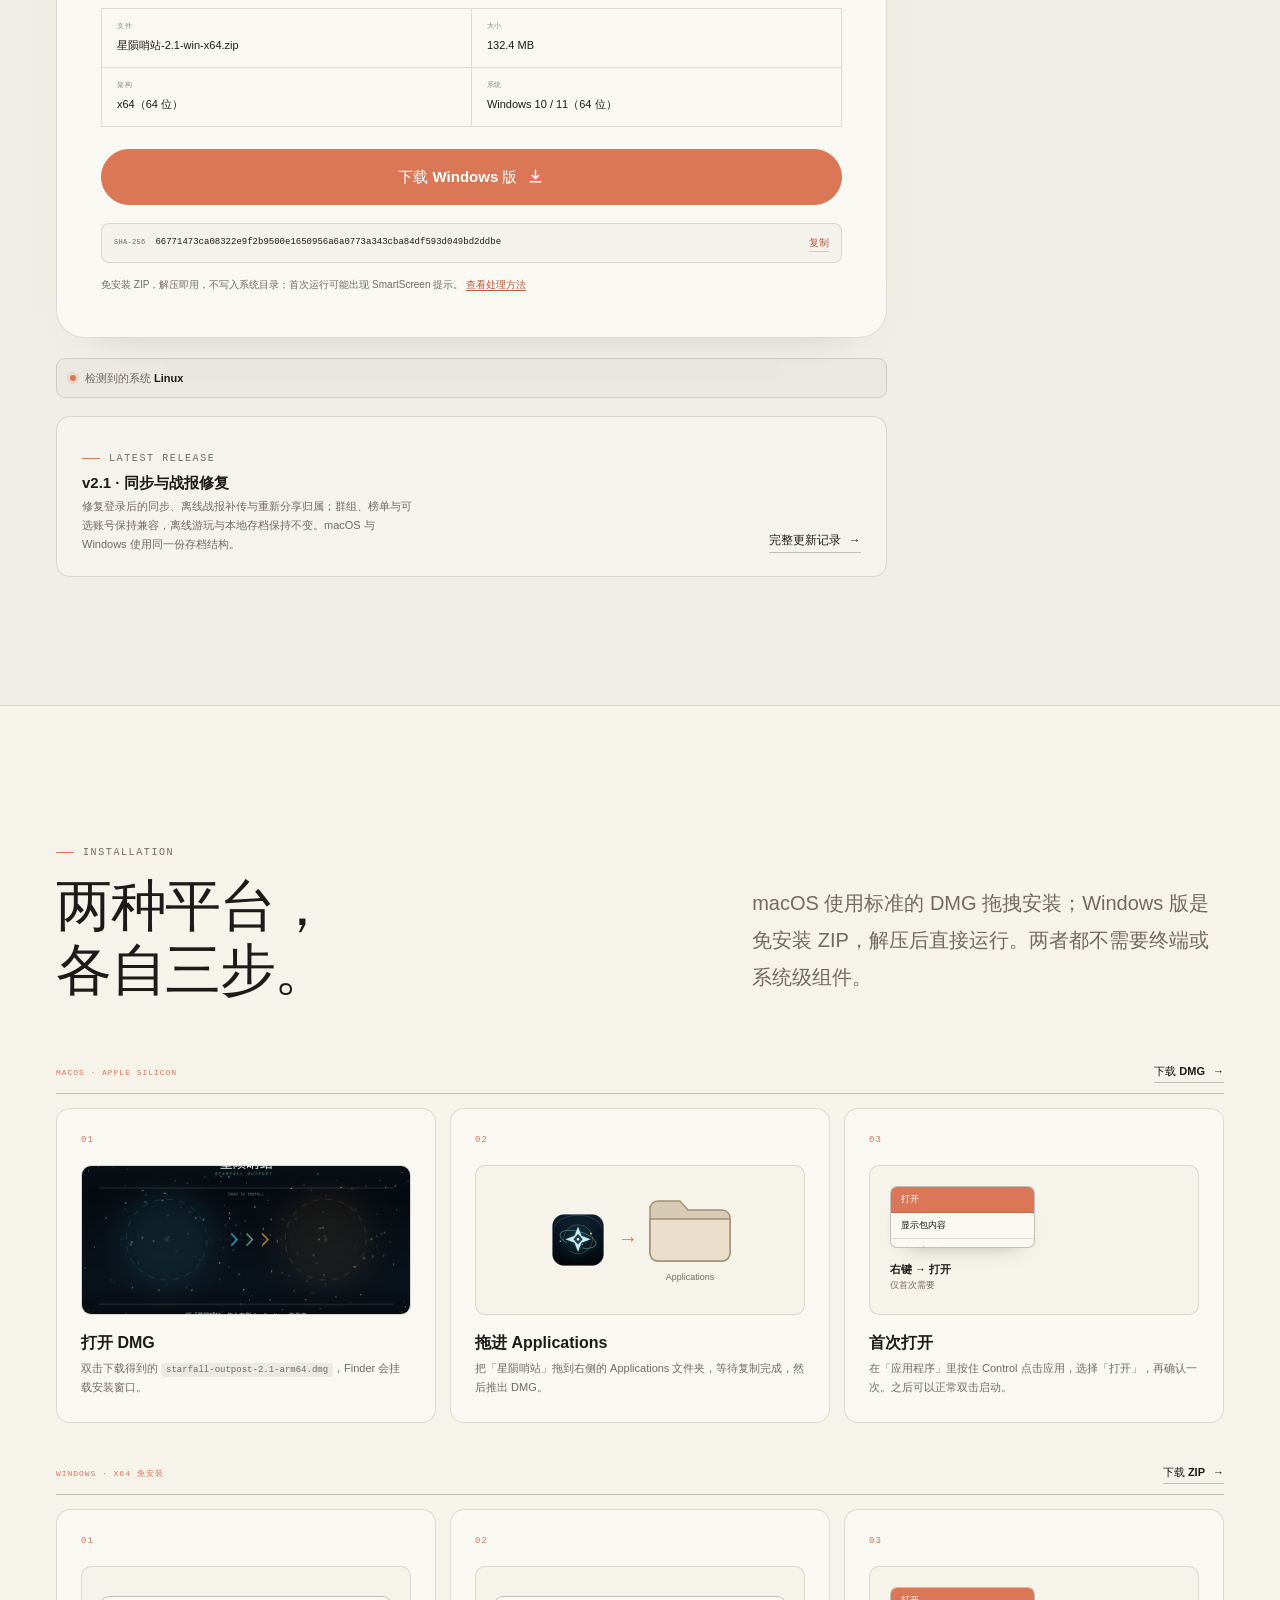
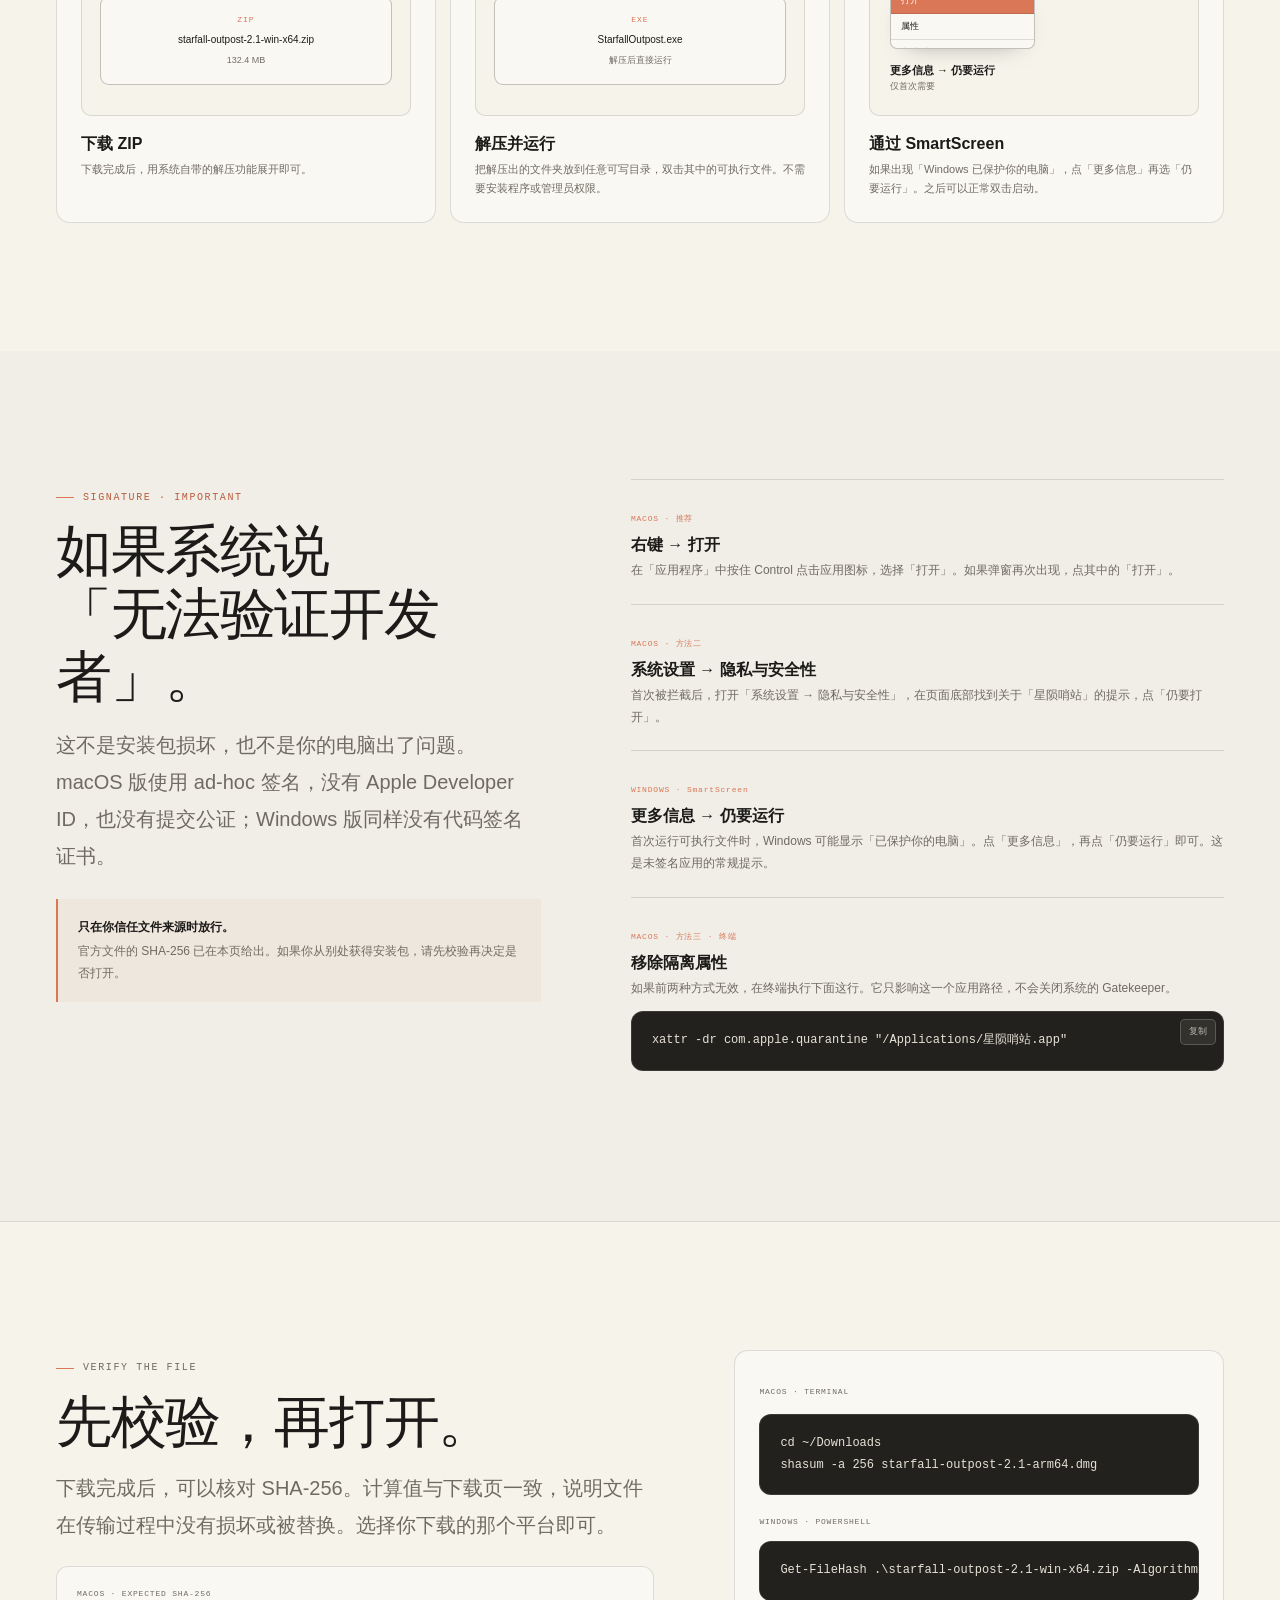
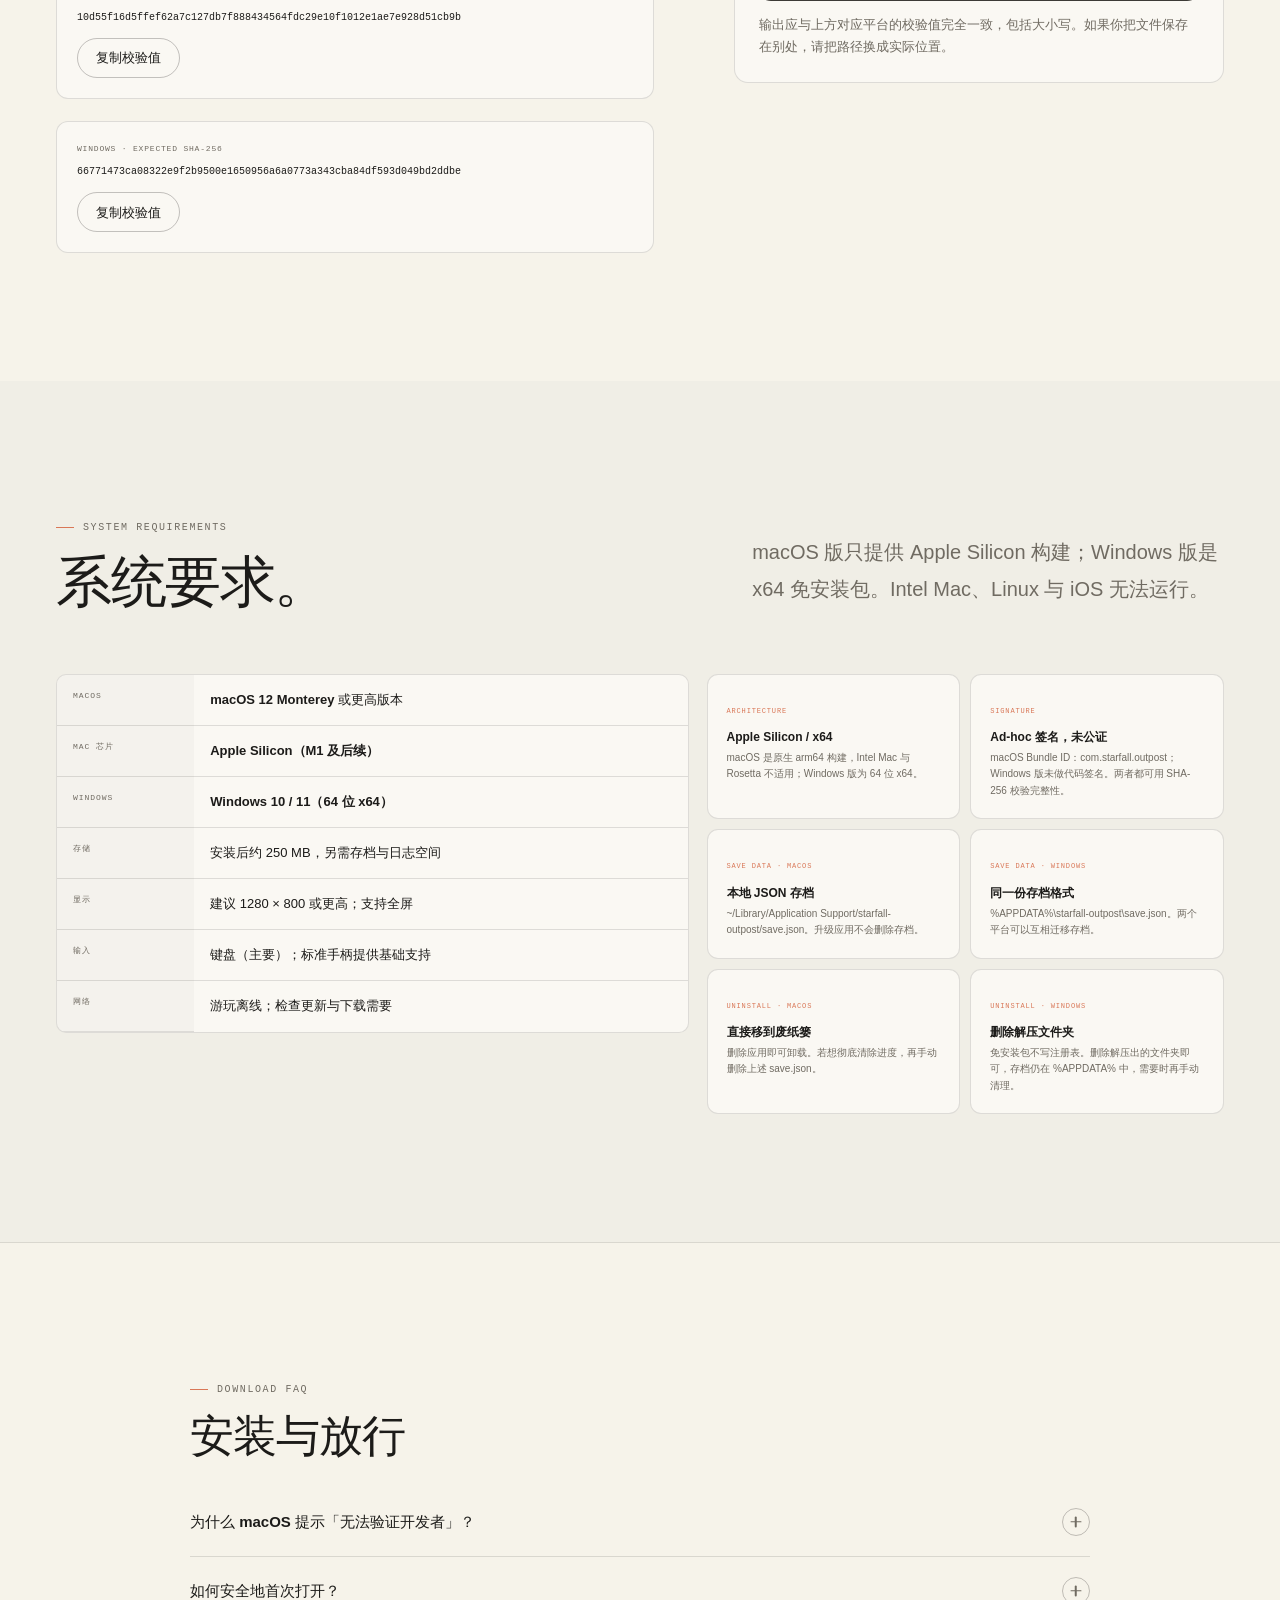
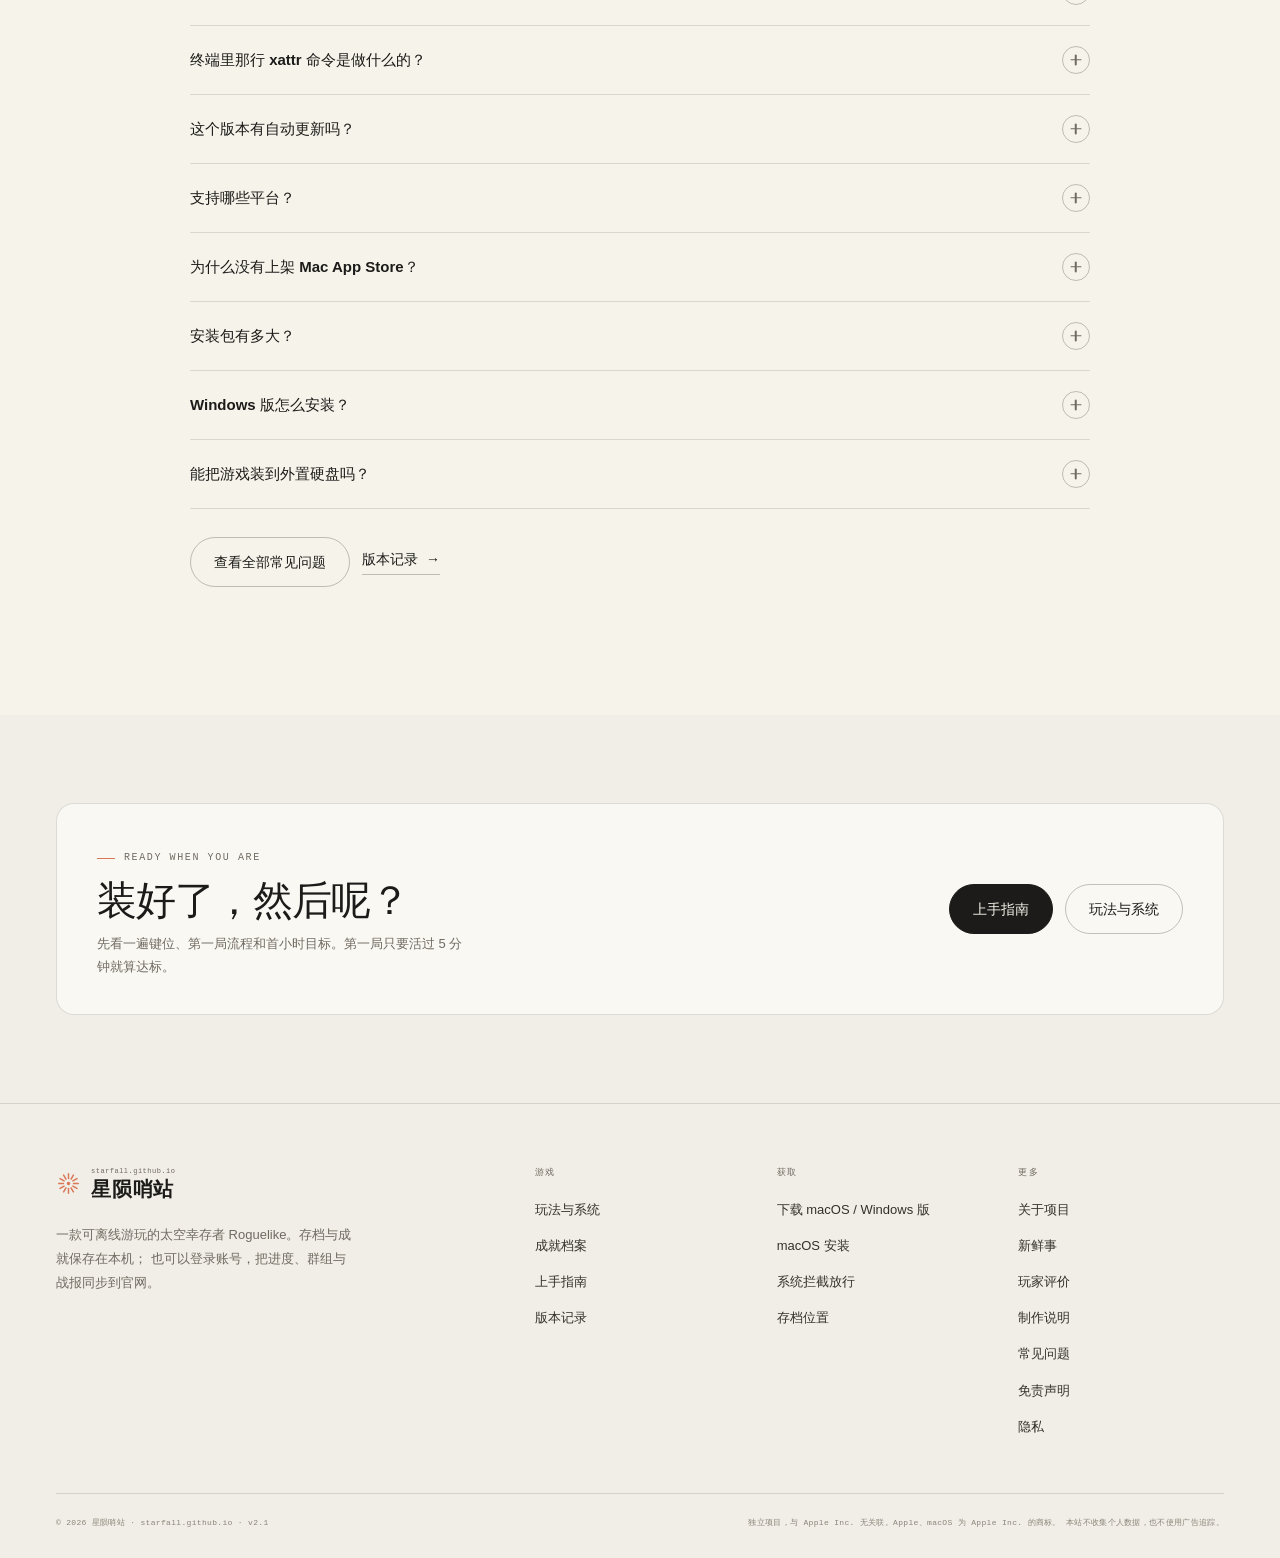
<file: download/index.html>
<!DOCTYPE html><html lang="zh-CN"> <head><meta charset="UTF-8"><meta name="viewport" content="width=device-width, initial-scale=1.0"><meta name="color-scheme" content="light"><meta name="theme-color" content="#f0eee6"><script>
      document.documentElement.classList.add('js')
      try {
        const supported = ['zh-CN', 'en', 'zh-TW', 'ja', 'fr', 'de', 'th', 'es']
        const query = new URLSearchParams(location.search).get('lang')
        const stored = localStorage.getItem('sf-lang')
        const lang = query || stored
        if (lang && lang !== 'zh-CN' && supported.includes(lang)) {
          document.documentElement.lang = lang
          document.documentElement.classList.add('i18n-pending')
        }
      } catch (error) {}
    </script><title>下载 macOS 与 Windows 版 · 星陨哨站</title><meta name="description" content="下载《星陨哨站》v2.1：macOS 版 107.0 MB（Apple Silicon / macOS 12+），Windows 版 132.4 MB（64 位免安装）。包含安装步骤、SHA-256 校验与系统拦截说明。"><link rel="canonical" href="https://luckbubby2014.github.io/download/"><link rel="icon" type="image/svg+xml" href="/favicon.svg"><link rel="apple-touch-icon" href="/images/app-icon.png"><meta property="og:type" content="website"><meta property="og:site_name" content="星陨哨站"><meta property="og:locale" content="zh_CN"><meta property="og:title" content="下载 macOS 与 Windows 版 · 星陨哨站"><meta property="og:description" content="下载《星陨哨站》v2.1：macOS 版 107.0 MB（Apple Silicon / macOS 12+），Windows 版 132.4 MB（64 位免安装）。包含安装步骤、SHA-256 校验与系统拦截说明。"><meta property="og:url" content="https://luckbubby2014.github.io/download/"><meta property="og:image" content="https://luckbubby2014.github.io/images/og.png"><meta property="og:image:width" content="1200"><meta property="og:image:height" content="630"><meta name="twitter:card" content="summary_large_image"><meta name="twitter:title" content="下载 macOS 与 Windows 版 · 星陨哨站"><meta name="twitter:description" content="下载《星陨哨站》v2.1：macOS 版 107.0 MB（Apple Silicon / macOS 12+），Windows 版 132.4 MB（64 位免安装）。包含安装步骤、SHA-256 校验与系统拦截说明。"><meta name="twitter:image" content="https://luckbubby2014.github.io/images/og.png"><script type="application/ld+json">{"@context":"https://schema.org","@type":"VideoGame","name":"星陨哨站","alternateName":"starfall.github.io","description":"《星陨哨站》是一款本地优先的太空幸存者 Roguelike，支持 macOS 与 Windows：武器自动开火，你控制舰船移动、冲刺和释放脉冲新星。单局 5–15 分钟，包含 9 种武器、14 项局内属性、3 个星区与 51 项本地成就。","genre":["Roguelike","Survivors-like","Shooter"],"gamePlatform":["macOS","Windows"],"operatingSystem":"macOS 12+, Windows 10+","applicationCategory":"GameApplication","softwareVersion":"2.1","inLanguage":"zh-CN","offers":{"@type":"Offer","price":"0","priceCurrency":"CNY"},"publisher":{"@type":"Organization","name":"starfall.github.io"}}</script><link rel="stylesheet" href="/_astro/about.BL5baXOC.css">
<link rel="stylesheet" href="/_astro/download.oZ-vIJKi.css"></head> <body class> <div class="ambient" aria-hidden="true"></div> <div class="scroll-progress" aria-hidden="true"><i></i></div> <a class="skip-link" href="#main">跳到主要内容</a> <header class="site-header" id="site-header" data-astro-cid-ctg3m53h> <div class="wrap header-inner" data-astro-cid-ctg3m53h> <a class="brand " href="/" aria-label="星陨哨站 · 首页"> <svg class="brand-mark" width="22" height="22" viewBox="0 0 32 32" fill="none" aria-hidden="true"> <g stroke="currentColor" stroke-width="1.9" stroke-linecap="round"> <line x1="16" y1="3.5" x2="16" y2="9.5" transform="rotate(0 16 16)"></line><line x1="16" y1="3.5" x2="16" y2="9.5" transform="rotate(30 16 16)"></line><line x1="16" y1="3.5" x2="16" y2="9.5" transform="rotate(60 16 16)"></line><line x1="16" y1="3.5" x2="16" y2="9.5" transform="rotate(90 16 16)"></line><line x1="16" y1="3.5" x2="16" y2="9.5" transform="rotate(120 16 16)"></line><line x1="16" y1="3.5" x2="16" y2="9.5" transform="rotate(150 16 16)"></line><line x1="16" y1="3.5" x2="16" y2="9.5" transform="rotate(180 16 16)"></line><line x1="16" y1="3.5" x2="16" y2="9.5" transform="rotate(210 16 16)"></line><line x1="16" y1="3.5" x2="16" y2="9.5" transform="rotate(240 16 16)"></line><line x1="16" y1="3.5" x2="16" y2="9.5" transform="rotate(270 16 16)"></line><line x1="16" y1="3.5" x2="16" y2="9.5" transform="rotate(300 16 16)"></line><line x1="16" y1="3.5" x2="16" y2="9.5" transform="rotate(330 16 16)"></line> </g> <circle cx="16" cy="16" r="2.2" fill="currentColor"></circle> </svg> <span class="brand-word"> <span class="brand-en">starfall.github.io</span> <span class="brand-cn">星陨哨站</span> </span> </a> <nav class="site-nav" aria-label="主导航" data-astro-cid-ctg3m53h> <a href="/" data-astro-cid-ctg3m53h> 概览 </a><a href="/me" data-astro-cid-ctg3m53h> 飞行记录 </a><a href="/newsroom" data-astro-cid-ctg3m53h> 新鲜事 </a><a href="/group" data-astro-cid-ctg3m53h> 社区 </a><a href="/features" data-astro-cid-ctg3m53h> 玩法 </a><a href="/achievements" data-astro-cid-ctg3m53h> 成就 </a><a href="/faq" data-astro-cid-ctg3m53h> 问答 </a><a href="/about" data-astro-cid-ctg3m53h> 关于 </a> </nav> <div class="header-actions" data-astro-cid-ctg3m53h> <a class="account-link" href="/account" data-account-link aria-label="账号" data-astro-cid-ctg3m53h> <svg viewBox="0 0 20 20" fill="none" aria-hidden="true" data-astro-cid-ctg3m53h> <circle cx="10" cy="7" r="3.1" stroke="currentColor" stroke-width="1.4" data-astro-cid-ctg3m53h></circle> <path d="M4.2 16.4c.7-2.7 3-4.2 5.8-4.2s5.1 1.5 5.8 4.2" stroke="currentColor" stroke-width="1.4" stroke-linecap="round" data-astro-cid-ctg3m53h></path> </svg> <span data-account-label data-astro-cid-ctg3m53h>登录</span> </a> <div class="lang-switch" data-astro-cid-ctg3m53h> <select id="lang-select" aria-label="语言 / Language" data-astro-cid-ctg3m53h> <option value="zh-CN" data-astro-cid-ctg3m53h>中文</option> <option value="en" data-astro-cid-ctg3m53h>English</option> <option value="zh-TW" data-astro-cid-ctg3m53h>繁體中文</option> <option value="ja" data-astro-cid-ctg3m53h>日本語</option> <option value="fr" data-astro-cid-ctg3m53h>Français</option> <option value="de" data-astro-cid-ctg3m53h>Deutsch</option> <option value="th" data-astro-cid-ctg3m53h>ไทย</option> <option value="es" data-astro-cid-ctg3m53h>Español</option> </select> </div> <div class="download-menu" id="download-menu" data-astro-cid-ctg3m53h> <button class="btn btn--sm download-trigger" type="button" aria-haspopup="true" aria-expanded="false" aria-controls="download-menu-panel" data-astro-cid-ctg3m53h>
Download
<svg class="download-chevron" width="9" height="6" viewBox="0 0 9 6" fill="none" aria-hidden="true" data-astro-cid-ctg3m53h> <path d="M1 1l3.5 3.5L8 1" stroke="currentColor" stroke-width="1.2" stroke-linecap="round" stroke-linejoin="round" data-astro-cid-ctg3m53h></path> </svg> </button> <div class="download-panel" id="download-menu-panel" role="menu" aria-label="Download" hidden data-astro-cid-ctg3m53h> <div class="download-detect" data-platform-detect hidden data-astro-cid-ctg3m53h> <span class="mono" data-astro-cid-ctg3m53h>YOUR SYSTEM</span> <b data-platform-name data-astro-cid-ctg3m53h>识别中…</b> </div> <a role="menuitem" href="https://github.com/luckbubby2014/luckbubby2014.github.io/releases/download/v2.1/starfall-outpost-2.1-arm64.dmg" download="星陨哨站-2.1-arm64.dmg" data-download-platform="macos" data-astro-cid-ctg3m53h> <span class="dp-platform" data-astro-cid-ctg3m53h>macOS</span> <span class="dp-meta" data-astro-cid-ctg3m53h>v2.1 · 107.0 MB</span> <span class="dp-chip" data-astro-cid-ctg3m53h>Apple Silicon · DMG</span> </a> <a role="menuitem" href="https://github.com/luckbubby2014/luckbubby2014.github.io/releases/download/v2.1/starfall-outpost-2.1-win-x64.zip" download="星陨哨站-2.1-win-x64.zip" data-download-platform="windows" data-astro-cid-ctg3m53h> <span class="dp-platform" data-astro-cid-ctg3m53h>Windows</span> <span class="dp-meta" data-astro-cid-ctg3m53h>v2.1 · 132.4 MB</span> <span class="dp-chip" data-astro-cid-ctg3m53h>x64 · ZIP</span> </a> <a class="dp-all" role="menuitem" href="/download" data-astro-cid-ctg3m53h>所有下载与安装说明 <span aria-hidden="true" data-astro-cid-ctg3m53h>→</span></a> </div> </div> <button class="nav-toggle" type="button" aria-expanded="false" aria-controls="mobile-nav" aria-label="打开菜单" data-astro-cid-ctg3m53h> <span data-astro-cid-ctg3m53h></span> </button> </div> </div> </header> <div class="nav-scrim" id="nav-scrim" hidden data-astro-cid-ctg3m53h></div> <aside class="mobile-nav" id="mobile-nav" role="dialog" aria-modal="true" aria-label="导航" aria-hidden="true" data-astro-cid-ctg3m53h> <div class="mobile-nav-head" data-astro-cid-ctg3m53h> <span class="mono" data-astro-cid-ctg3m53h>STARFALL OUTPOST</span> <button class="mobile-nav-close" type="button" aria-label="关闭菜单" data-astro-cid-ctg3m53h> <svg width="14" height="14" viewBox="0 0 14 14" fill="none" aria-hidden="true" data-astro-cid-ctg3m53h> <path d="M2 2l10 10M12 2L2 12" stroke="currentColor" stroke-width="1.5" stroke-linecap="round" data-astro-cid-ctg3m53h></path> </svg> </button> </div> <div class="mobile-nav-body" data-astro-cid-ctg3m53h> <div class="mobile-nav-detect" data-platform-detect hidden data-astro-cid-ctg3m53h> <span class="mono" data-astro-cid-ctg3m53h>检测到的系统</span> <b data-platform-name data-astro-cid-ctg3m53h>识别中…</b> <span class="mobile-nav-detect-note" data-astro-cid-ctg3m53h>两个平台安装包同等可用</span> </div> <div class="mobile-nav-downloads" data-astro-cid-ctg3m53h> <a class="btn" href="https://github.com/luckbubby2014/luckbubby2014.github.io/releases/download/v2.1/starfall-outpost-2.1-arm64.dmg" download="星陨哨站-2.1-arm64.dmg" data-download-platform="macos" data-astro-cid-ctg3m53h> <span class="mono" data-astro-cid-ctg3m53h>macOS</span>
下载 macOS 版
</a> <a class="btn" href="https://github.com/luckbubby2014/luckbubby2014.github.io/releases/download/v2.1/starfall-outpost-2.1-win-x64.zip" download="星陨哨站-2.1-win-x64.zip" data-download-platform="windows" data-astro-cid-ctg3m53h> <span class="mono" data-astro-cid-ctg3m53h>Windows</span>
下载 Windows 版
</a> </div> <nav class="mobile-nav-links" aria-label="导航" data-astro-cid-ctg3m53h> <a href="/" data-astro-cid-ctg3m53h> 概览 <span data-astro-cid-ctg3m53h>01</span> </a><a href="/me" data-astro-cid-ctg3m53h> 飞行记录 <span data-astro-cid-ctg3m53h>02</span> </a><a href="/newsroom" data-astro-cid-ctg3m53h> 新鲜事 <span data-astro-cid-ctg3m53h>03</span> </a><a href="/group" data-astro-cid-ctg3m53h> 社区 <span data-astro-cid-ctg3m53h>04</span> </a><a href="/features" data-astro-cid-ctg3m53h> 玩法 <span data-astro-cid-ctg3m53h>05</span> </a><a href="/achievements" data-astro-cid-ctg3m53h> 成就 <span data-astro-cid-ctg3m53h>06</span> </a><a href="/guide" data-astro-cid-ctg3m53h> 指南 <span data-astro-cid-ctg3m53h>07</span> </a><a href="/changelog" data-astro-cid-ctg3m53h> 版本 <span data-astro-cid-ctg3m53h>08</span> </a><a href="/faq" data-astro-cid-ctg3m53h> 问答 <span data-astro-cid-ctg3m53h>09</span> </a><a href="/about" data-astro-cid-ctg3m53h> 关于 <span data-astro-cid-ctg3m53h>10</span> </a><a href="/download" aria-current="page" data-astro-cid-ctg3m53h> 下载 <span data-astro-cid-ctg3m53h>11</span> </a> </nav> </div> <div class="mobile-nav-foot" data-astro-cid-ctg3m53h> <a class="mobile-nav-account" href="/account" data-account-link data-account-mobile data-astro-cid-ctg3m53h> <svg viewBox="0 0 20 20" fill="none" aria-hidden="true" data-astro-cid-ctg3m53h> <circle cx="10" cy="7" r="3.1" stroke="currentColor" stroke-width="1.4" data-astro-cid-ctg3m53h></circle> <path d="M4.2 16.4c.7-2.7 3-4.2 5.8-4.2s5.1 1.5 5.8 4.2" stroke="currentColor" stroke-width="1.4" stroke-linecap="round" data-astro-cid-ctg3m53h></path> </svg> <span data-account-label-mobile data-astro-cid-ctg3m53h>账号</span> </a> <a class="mobile-nav-guide" href="/download" data-astro-cid-ctg3m53h>所有下载与安装说明 <span aria-hidden="true" data-astro-cid-ctg3m53h>→</span></a> <div class="mobile-nav-meta" data-astro-cid-ctg3m53h> <span class="mono" data-astro-cid-ctg3m53h>V2.1 · MACOS + WINDOWS</span> <span data-astro-cid-ctg3m53h>离线优先 · 账号可选</span> </div> </div> </aside> <script type="module" src="/_astro/SiteHeader.astro_astro_type_script_index_0_lang.KUBXHaD1.js"></script>  <main id="main">  <header class="page-hero"> <div class="wrap page-hero-inner"> <div class="art-plate art-plate--sand page-hero-art"> <svg class="line-art line-art--download" viewBox="0 0 240 200" fill="none" aria-hidden="true"> <g class="art-lines" stroke="currentColor" stroke-width="1.6" stroke-linecap="round" stroke-linejoin="round">       <path pathLength="1" style="--i:0" d="M56 142h128M96 152h48"></path> <path pathLength="1" style="--i:1" d="M68 142V82c0-6 4-10 10-10h84c6 0 10 4 10 10v60"></path> <path pathLength="1" style="--i:2" d="M80 142V92h80v50"></path> <path pathLength="1" style="--i:3" d="M120 100v26M108 114l12 12 12-12"></path> <path pathLength="1" style="--i:4" d="M178 52l5 13 13 5-13 5-5 13-5-13-13-5 13-5z"></path> <path pathLength="1" style="--i:5" d="M58 58h12M64 52v12"></path>      </g> <g class="art-accent">      <circle cx="178" cy="78" r="3.6"></circle>     </g> </svg> </div> <div class="eyebrow">DOWNLOADS · MACOS + WINDOWS · V2.1</div> <h1>下载 v2.1，<br />选你的平台。</h1> <p class="lede">macOS 版是 107.0 MB 的 DMG，支持 Apple Silicon 与 macOS 12 Monterey 及以上；Windows 版是 132.4 MB 的免安装 ZIP，支持 Windows 10 / 11（64 位）。两个平台默认离线运行；更新检查与下载需手动触发，账号可选，不登录也能玩。</p> <div class="page-hero-meta"> <span><b>V2.1</b> · 2026.11.15</span><span><b>MACOS</b> 107.0 MB · Apple Silicon</span><span><b>WINDOWS</b> 132.4 MB · x64 免安装</span><span><b>许可</b> 免费 · 未公证</span> </div> </div> </header> <section class="section" data-astro-cid-rzcj5pwa> <div class="wrap" data-astro-cid-rzcj5pwa> <div class="download-layout" data-astro-cid-rzcj5pwa> <div class="download-main" data-astro-cid-rzcj5pwa> <div class="platform-cards" data-astro-cid-rzcj5pwa> <article class="download-card" id="platform-macos" data-platform="macos" data-download-platform="macos" data-astro-cid-rzcj5pwa> <div class="download-card-top" data-astro-cid-rzcj5pwa> <img src="/images/app-icon.png" width="92" height="92" alt="星陨哨站应用图标" data-astro-cid-rzcj5pwa> <div data-astro-cid-rzcj5pwa> <span class="mono" data-astro-cid-rzcj5pwa>starfall.github.io / MACOS</span> <h2 data-astro-cid-rzcj5pwa>星陨哨站</h2> <p data-astro-cid-rzcj5pwa>太空幸存者 Roguelike · 单机 · 账号可选</p> </div> <span class="version-badge" data-astro-cid-rzcj5pwa>v2.1</span> </div> <div class="download-facts" data-astro-cid-rzcj5pwa> <div data-astro-cid-rzcj5pwa><span data-astro-cid-rzcj5pwa>文件</span><b data-astro-cid-rzcj5pwa>星陨哨站-2.1-arm64.dmg</b></div> <div data-astro-cid-rzcj5pwa><span data-astro-cid-rzcj5pwa>大小</span><b data-astro-cid-rzcj5pwa>107.0 MB</b></div> <div data-astro-cid-rzcj5pwa><span data-astro-cid-rzcj5pwa>架构</span><b data-astro-cid-rzcj5pwa>arm64 · Apple Silicon</b></div> <div data-astro-cid-rzcj5pwa><span data-astro-cid-rzcj5pwa>系统</span><b data-astro-cid-rzcj5pwa>macOS 12 Monterey 或更高</b></div> </div> <a class="btn btn--clay btn--lg download-btn" href="https://github.com/luckbubby2014/luckbubby2014.github.io/releases/download/v2.1/starfall-outpost-2.1-arm64.dmg" download="星陨哨站-2.1-arm64.dmg" data-astro-cid-rzcj5pwa>
下载 macOS 版
<svg width="17" height="17" viewBox="0 0 16 16" fill="none" aria-hidden="true" data-astro-cid-rzcj5pwa> <path d="M8 2v8m0 0 3-3m-3 3L5 7M3 13h10" stroke="currentColor" stroke-width="1.4" stroke-linecap="round" stroke-linejoin="round" data-astro-cid-rzcj5pwa></path> </svg> </a> <div class="checksum-row" data-astro-cid-rzcj5pwa> <span class="mono" data-astro-cid-rzcj5pwa>SHA-256</span> <code data-astro-cid-rzcj5pwa>10d55f16d5ffef62a7c127db7f888434564fdc29e10f1012e1ae7e928d51cb9b</code> <button class="copy-btn" type="button" data-copy="10d55f16d5ffef62a7c127db7f888434564fdc29e10f1012e1ae7e928d51cb9b" aria-label="复制 SHA-256" data-astro-cid-rzcj5pwa>复制</button> </div> <p class="download-disclaimer" data-astro-cid-rzcj5pwa>
使用 ad-hoc 签名且未经 Apple 公证，首次打开需要手动放行。
<a href="#gatekeeper" data-astro-cid-rzcj5pwa>查看放行方法</a> </p> </article> <article class="download-card" id="platform-windows" data-platform="windows" data-download-platform="windows" data-astro-cid-rzcj5pwa> <div class="download-card-top" data-astro-cid-rzcj5pwa> <img src="/images/app-icon.png" width="92" height="92" alt="星陨哨站应用图标" data-astro-cid-rzcj5pwa> <div data-astro-cid-rzcj5pwa> <span class="mono" data-astro-cid-rzcj5pwa>starfall.github.io / WINDOWS</span> <h2 data-astro-cid-rzcj5pwa>星陨哨站</h2> <p data-astro-cid-rzcj5pwa>太空幸存者 Roguelike · 免安装 · 64 位</p> </div> <span class="version-badge" data-astro-cid-rzcj5pwa>v2.1</span> </div> <div class="download-facts" data-astro-cid-rzcj5pwa> <div data-astro-cid-rzcj5pwa><span data-astro-cid-rzcj5pwa>文件</span><b data-astro-cid-rzcj5pwa>星陨哨站-2.1-win-x64.zip</b></div> <div data-astro-cid-rzcj5pwa><span data-astro-cid-rzcj5pwa>大小</span><b data-astro-cid-rzcj5pwa>132.4 MB</b></div> <div data-astro-cid-rzcj5pwa><span data-astro-cid-rzcj5pwa>架构</span><b data-astro-cid-rzcj5pwa>x64（64 位）</b></div> <div data-astro-cid-rzcj5pwa><span data-astro-cid-rzcj5pwa>系统</span><b data-astro-cid-rzcj5pwa>Windows 10 / 11（64 位）</b></div> </div> <a class="btn btn--clay btn--lg download-btn" href="https://github.com/luckbubby2014/luckbubby2014.github.io/releases/download/v2.1/starfall-outpost-2.1-win-x64.zip" download="星陨哨站-2.1-win-x64.zip" data-astro-cid-rzcj5pwa>
下载 Windows 版
<svg width="17" height="17" viewBox="0 0 16 16" fill="none" aria-hidden="true" data-astro-cid-rzcj5pwa> <path d="M8 2v8m0 0 3-3m-3 3L5 7M3 13h10" stroke="currentColor" stroke-width="1.4" stroke-linecap="round" stroke-linejoin="round" data-astro-cid-rzcj5pwa></path> </svg> </a> <div class="checksum-row" data-astro-cid-rzcj5pwa> <span class="mono" data-astro-cid-rzcj5pwa>SHA-256</span> <code data-astro-cid-rzcj5pwa>66771473ca08322e9f2b9500e1650956a6a0773a343cba84df593d049bd2ddbe</code> <button class="copy-btn" type="button" data-copy="66771473ca08322e9f2b9500e1650956a6a0773a343cba84df593d049bd2ddbe" aria-label="复制 SHA-256" data-astro-cid-rzcj5pwa>复制</button> </div> <p class="download-disclaimer" data-astro-cid-rzcj5pwa>
免安装 ZIP，解压即用，不写入系统目录；首次运行可能出现 SmartScreen 提示。
<a href="#gatekeeper" data-astro-cid-rzcj5pwa>查看处理方法</a> </p> </article> </div> <div class="download-platform" id="platform-note" data-platform-detect hidden data-astro-cid-rzcj5pwa> <span class="platform-dot" data-astro-cid-rzcj5pwa></span> <span data-astro-cid-rzcj5pwa>检测到的系统 <b data-platform-name data-astro-cid-rzcj5pwa>识别中…</b></span> <span class="download-platform-hint" data-hint="macos" hidden data-astro-cid-rzcj5pwa>推荐 Apple Silicon DMG；浏览器无法判断 Intel 机型。</span> <span class="download-platform-hint" data-hint="windows" hidden data-astro-cid-rzcj5pwa>推荐 64 位免安装 ZIP，解压即用。</span> <span class="download-platform-hint" data-hint="other" hidden data-astro-cid-rzcj5pwa>未识别到 macOS 或 Windows，请按设备选择安装包。</span> </div> <div class="release-note" data-astro-cid-rzcj5pwa> <div data-astro-cid-rzcj5pwa> <span class="eyebrow" data-astro-cid-rzcj5pwa>LATEST RELEASE</span> <h3 data-astro-cid-rzcj5pwa>v2.1 · 同步与战报修复</h3> <p data-astro-cid-rzcj5pwa>修复登录后的同步、离线战报补传与重新分享归属；群组、榜单与可选账号保持兼容，离线游玩与本地存档保持不变。macOS 与 Windows 使用同一份存档结构。</p> </div> <a class="text-link" href="/changelog" data-astro-cid-rzcj5pwa>完整更新记录 <span class="arrow" data-astro-cid-rzcj5pwa>→</span></a> </div> </div> <aside class="download-aside" data-astro-cid-rzcj5pwa> <div class="aside-block" data-astro-cid-rzcj5pwa> <span class="eyebrow" data-astro-cid-rzcj5pwa>GOOD TO KNOW</span> <ul class="aside-list" data-astro-cid-rzcj5pwa> <li data-astro-cid-rzcj5pwa><span data-astro-cid-rzcj5pwa>平台</span><b data-astro-cid-rzcj5pwa>macOS + Windows</b></li> <li data-astro-cid-rzcj5pwa><span data-astro-cid-rzcj5pwa>芯片</span><b data-astro-cid-rzcj5pwa>Apple Silicon / x64</b></li> <li data-astro-cid-rzcj5pwa><span data-astro-cid-rzcj5pwa>网络</span><b data-astro-cid-rzcj5pwa>更新 / 可选账号</b></li> <li data-astro-cid-rzcj5pwa><span data-astro-cid-rzcj5pwa>存档</span><b data-astro-cid-rzcj5pwa>本地 + 可选同步</b></li> <li data-astro-cid-rzcj5pwa><span data-astro-cid-rzcj5pwa>价格</span><b data-astro-cid-rzcj5pwa>免费</b></li> </ul> </div> <div class="aside-block aside-block--note" data-astro-cid-rzcj5pwa> <span class="mono" data-astro-cid-rzcj5pwa>NOT NOTARIZED</span> <p data-astro-cid-rzcj5pwa>没有 Apple Developer ID，Windows 版也没有代码签名证书。首次启动时系统会拦截，这是预期行为，不代表文件损坏或含有恶意代码。</p> <a class="text-link" href="#gatekeeper" data-astro-cid-rzcj5pwa>系统拦截说明 <span class="arrow" data-astro-cid-rzcj5pwa>→</span></a> </div> <div class="aside-block" data-astro-cid-rzcj5pwa> <span class="eyebrow" data-astro-cid-rzcj5pwa>NEXT</span> <p class="aside-copy" data-astro-cid-rzcj5pwa>还没玩过？先看一遍操作、构筑与首小时目标，再决定第一局怎么打。</p> <a class="text-link" href="/guide" data-astro-cid-rzcj5pwa>阅读上手指南 <span class="arrow" data-astro-cid-rzcj5pwa>→</span></a> </div> </aside> </div> </div> </section> <section class="section section--paper-warm section--line" id="install" data-astro-cid-rzcj5pwa> <div class="wrap" data-astro-cid-rzcj5pwa> <div class="section-head" data-astro-cid-rzcj5pwa> <div data-astro-cid-rzcj5pwa> <div class="eyebrow" data-astro-cid-rzcj5pwa>INSTALLATION</div> <h2 data-astro-cid-rzcj5pwa>两种平台，<br data-astro-cid-rzcj5pwa>各自三步。</h2> </div> <p class="lede" data-astro-cid-rzcj5pwa>macOS 使用标准的 DMG 拖拽安装；Windows 版是免安装 ZIP，解压后直接运行。两者都不需要终端或系统级组件。</p> </div> <div class="install-platform" data-astro-cid-rzcj5pwa> <div class="install-platform-head" data-astro-cid-rzcj5pwa> <span class="mono" data-astro-cid-rzcj5pwa>MACOS · APPLE SILICON</span> <a class="text-link" href="https://github.com/luckbubby2014/luckbubby2014.github.io/releases/download/v2.1/starfall-outpost-2.1-arm64.dmg" download="星陨哨站-2.1-arm64.dmg" data-astro-cid-rzcj5pwa>下载 DMG <span class="arrow" data-astro-cid-rzcj5pwa>→</span></a> </div> <div class="install-grid" data-astro-cid-rzcj5pwa> <article class="install-step" data-astro-cid-rzcj5pwa> <div class="install-num" data-astro-cid-rzcj5pwa>01</div> <div class="install-visual install-visual--dmg" data-astro-cid-rzcj5pwa> <img src="/images/dmg-background.png" width="660" height="420" alt="星陨哨站 DMG 安装窗口背景：左侧应用图标、中间箭头、右侧 Applications 文件夹" loading="lazy" data-astro-cid-rzcj5pwa> </div> <h3 data-astro-cid-rzcj5pwa>打开 DMG</h3> <p data-astro-cid-rzcj5pwa>双击下载得到的 <code data-astro-cid-rzcj5pwa>starfall-outpost-2.1-arm64.dmg</code>，Finder 会挂载安装窗口。</p> </article> <article class="install-step" data-astro-cid-rzcj5pwa> <div class="install-num" data-astro-cid-rzcj5pwa>02</div> <div class="install-visual install-visual--drag" data-astro-cid-rzcj5pwa> <img src="/images/app-icon.png" width="92" height="92" alt="星陨哨站应用图标" loading="lazy" data-astro-cid-rzcj5pwa> <span class="drag-arrow" data-astro-cid-rzcj5pwa>→</span> <div class="folder-icon" aria-hidden="true" data-astro-cid-rzcj5pwa> <svg width="88" height="74" viewBox="0 0 88 74" fill="none" data-astro-cid-rzcj5pwa> <path d="M4 16a8 8 0 0 1 8-8h22l8 9h34a8 8 0 0 1 8 8v35a8 8 0 0 1-8 8H12a8 8 0 0 1-8-8V16Z" fill="#d8cbb6" stroke="#a49072" stroke-width="1.5" data-astro-cid-rzcj5pwa></path> <path d="M4 26h80v34a8 8 0 0 1-8 8H12a8 8 0 0 1-8-8V26Z" fill="#eadfca" stroke="#a49072" stroke-width="1.5" data-astro-cid-rzcj5pwa></path> </svg> <span data-astro-cid-rzcj5pwa>Applications</span> </div> </div> <h3 data-astro-cid-rzcj5pwa>拖进 Applications</h3> <p data-astro-cid-rzcj5pwa>把「星陨哨站」拖到右侧的 Applications 文件夹，等待复制完成，然后推出 DMG。</p> </article> <article class="install-step" data-astro-cid-rzcj5pwa> <div class="install-num" data-astro-cid-rzcj5pwa>03</div> <div class="install-visual install-visual--open" data-astro-cid-rzcj5pwa> <div class="context-menu" data-astro-cid-rzcj5pwa> <span data-astro-cid-rzcj5pwa>打开</span> <span data-astro-cid-rzcj5pwa>显示包内容</span> <span data-astro-cid-rzcj5pwa>移到废纸篓</span> </div> <div class="open-hint" data-astro-cid-rzcj5pwa> <b data-astro-cid-rzcj5pwa>右键 → 打开</b> <span data-astro-cid-rzcj5pwa>仅首次需要</span> </div> </div> <h3 data-astro-cid-rzcj5pwa>首次打开</h3> <p data-astro-cid-rzcj5pwa>在「应用程序」里按住 Control 点击应用，选择「打开」，再确认一次。之后可以正常双击启动。</p> </article> </div> </div> <div class="install-platform" data-astro-cid-rzcj5pwa> <div class="install-platform-head" data-astro-cid-rzcj5pwa> <span class="mono" data-astro-cid-rzcj5pwa>WINDOWS · X64 免安装</span> <a class="text-link" href="https://github.com/luckbubby2014/luckbubby2014.github.io/releases/download/v2.1/starfall-outpost-2.1-win-x64.zip" download="星陨哨站-2.1-win-x64.zip" data-astro-cid-rzcj5pwa>下载 ZIP <span class="arrow" data-astro-cid-rzcj5pwa>→</span></a> </div> <div class="install-grid install-grid--windows" data-astro-cid-rzcj5pwa> <article class="install-step" data-astro-cid-rzcj5pwa> <div class="install-num" data-astro-cid-rzcj5pwa>01</div> <div class="install-visual install-visual--zip" data-astro-cid-rzcj5pwa> <div class="zip-file" data-astro-cid-rzcj5pwa> <span class="zip-ext" data-astro-cid-rzcj5pwa>ZIP</span> <b data-astro-cid-rzcj5pwa>starfall-outpost-2.1-win-x64.zip</b> <span data-astro-cid-rzcj5pwa>132.4 MB</span> </div> </div> <h3 data-astro-cid-rzcj5pwa>下载 ZIP</h3> <p data-astro-cid-rzcj5pwa>下载完成后，用系统自带的解压功能展开即可。</p> </article> <article class="install-step" data-astro-cid-rzcj5pwa> <div class="install-num" data-astro-cid-rzcj5pwa>02</div> <div class="install-visual install-visual--zip" data-astro-cid-rzcj5pwa> <div class="zip-file" data-astro-cid-rzcj5pwa> <span class="zip-ext" data-astro-cid-rzcj5pwa>EXE</span> <b data-astro-cid-rzcj5pwa>StarfallOutpost.exe</b> <span data-astro-cid-rzcj5pwa>解压后直接运行</span> </div> </div> <h3 data-astro-cid-rzcj5pwa>解压并运行</h3> <p data-astro-cid-rzcj5pwa>把解压出的文件夹放到任意可写目录，双击其中的可执行文件。不需要安装程序或管理员权限。</p> </article> <article class="install-step" data-astro-cid-rzcj5pwa> <div class="install-num" data-astro-cid-rzcj5pwa>03</div> <div class="install-visual install-visual--open" data-astro-cid-rzcj5pwa> <div class="context-menu" data-astro-cid-rzcj5pwa> <span data-astro-cid-rzcj5pwa>打开</span> <span data-astro-cid-rzcj5pwa>属性</span> <span data-astro-cid-rzcj5pwa>发送到</span> </div> <div class="open-hint" data-astro-cid-rzcj5pwa> <b data-astro-cid-rzcj5pwa>更多信息 → 仍要运行</b> <span data-astro-cid-rzcj5pwa>仅首次需要</span> </div> </div> <h3 data-astro-cid-rzcj5pwa>通过 SmartScreen</h3> <p data-astro-cid-rzcj5pwa>如果出现「Windows 已保护你的电脑」，点「更多信息」再选「仍要运行」。之后可以正常双击启动。</p> </article> </div> </div> </div> </section> <section class="section" id="gatekeeper" data-astro-cid-rzcj5pwa> <div class="wrap" data-astro-cid-rzcj5pwa> <div class="gatekeeper-layout" data-astro-cid-rzcj5pwa> <div data-astro-cid-rzcj5pwa> <div class="eyebrow" style="color:var(--clay-deep)" data-astro-cid-rzcj5pwa>SIGNATURE · IMPORTANT</div> <h2 style="margin-top:14px" data-astro-cid-rzcj5pwa>如果系统说<br data-astro-cid-rzcj5pwa>「无法验证开发者」。</h2> <p class="lede" style="margin-top:18px" data-astro-cid-rzcj5pwa>
这不是安装包损坏，也不是你的电脑出了问题。macOS 版使用 ad-hoc 签名，没有 Apple Developer ID，也没有提交公证；Windows 版同样没有代码签名证书。
</p> <div class="gatekeeper-note" data-astro-cid-rzcj5pwa> <b data-astro-cid-rzcj5pwa>只在你信任文件来源时放行。</b>
官方文件的 SHA-256 已在本页给出。如果你从别处获得安装包，请先校验再决定是否打开。
</div> </div> <div class="gatekeeper-steps" data-astro-cid-rzcj5pwa> <article data-astro-cid-rzcj5pwa> <span class="step-tag" data-astro-cid-rzcj5pwa>MACOS · 推荐</span> <h3 data-astro-cid-rzcj5pwa>右键 → 打开</h3> <p data-astro-cid-rzcj5pwa>在「应用程序」中按住 Control 点击应用图标，选择「打开」。如果弹窗再次出现，点其中的「打开」。</p> </article> <article data-astro-cid-rzcj5pwa> <span class="step-tag" data-astro-cid-rzcj5pwa>MACOS · 方法二</span> <h3 data-astro-cid-rzcj5pwa>系统设置 → 隐私与安全性</h3> <p data-astro-cid-rzcj5pwa>首次被拦截后，打开「系统设置 → 隐私与安全性」，在页面底部找到关于「星陨哨站」的提示，点「仍要打开」。</p> </article> <article data-astro-cid-rzcj5pwa> <span class="step-tag" data-astro-cid-rzcj5pwa>WINDOWS · SmartScreen</span> <h3 data-astro-cid-rzcj5pwa>更多信息 → 仍要运行</h3> <p data-astro-cid-rzcj5pwa>首次运行可执行文件时，Windows 可能显示「已保护你的电脑」。点「更多信息」，再点「仍要运行」即可。这是未签名应用的常规提示。</p> </article> <article data-astro-cid-rzcj5pwa> <span class="step-tag" data-astro-cid-rzcj5pwa>MACOS · 方法三 · 终端</span> <h3 data-astro-cid-rzcj5pwa>移除隔离属性</h3> <p data-astro-cid-rzcj5pwa>如果前两种方式无效，在终端执行下面这行。它只影响这一个应用路径，不会关闭系统的 Gatekeeper。</p> <div class="code-block" data-astro-cid-rzcj5pwa> <pre data-astro-cid-rzcj5pwa><code data-astro-cid-rzcj5pwa>xattr -dr com.apple.quarantine "/Applications/星陨哨站.app"</code></pre> <button type="button" data-copy="xattr -dr com.apple.quarantine &#34;/Applications/星陨哨站.app&#34;" aria-label="复制终端命令" data-astro-cid-rzcj5pwa>复制</button> </div> </article> </div> </div> </div> </section> <section class="section section--paper-warm section--line" id="verify" data-astro-cid-rzcj5pwa> <div class="wrap" data-astro-cid-rzcj5pwa> <div class="verify-layout" data-astro-cid-rzcj5pwa> <div data-astro-cid-rzcj5pwa> <div class="eyebrow" data-astro-cid-rzcj5pwa>VERIFY THE FILE</div> <h2 style="margin-top:14px" data-astro-cid-rzcj5pwa>先校验，再打开。</h2> <p class="lede" style="margin-top:16px" data-astro-cid-rzcj5pwa>
下载完成后，可以核对 SHA-256。计算值与下载页一致，说明文件在传输过程中没有损坏或被替换。选择你下载的那个平台即可。
</p> <div class="hash-card" data-astro-cid-rzcj5pwa> <span class="mono" data-astro-cid-rzcj5pwa>MACOS · EXPECTED SHA-256</span> <code data-astro-cid-rzcj5pwa>10d55f16d5ffef62a7c127db7f888434564fdc29e10f1012e1ae7e928d51cb9b</code> <button type="button" class="btn btn--ghost btn--sm" data-copy="10d55f16d5ffef62a7c127db7f888434564fdc29e10f1012e1ae7e928d51cb9b" data-astro-cid-rzcj5pwa>复制校验值</button> </div> <div class="hash-card" data-astro-cid-rzcj5pwa> <span class="mono" data-astro-cid-rzcj5pwa>WINDOWS · EXPECTED SHA-256</span> <code data-astro-cid-rzcj5pwa>66771473ca08322e9f2b9500e1650956a6a0773a343cba84df593d049bd2ddbe</code> <button type="button" class="btn btn--ghost btn--sm" data-copy="66771473ca08322e9f2b9500e1650956a6a0773a343cba84df593d049bd2ddbe" data-astro-cid-rzcj5pwa>复制校验值</button> </div> </div> <div class="verify-code" data-astro-cid-rzcj5pwa> <span class="mono" data-astro-cid-rzcj5pwa>MACOS · TERMINAL</span> <pre data-astro-cid-rzcj5pwa><code data-astro-cid-rzcj5pwa>cd ~/Downloads
shasum -a 256 starfall-outpost-2.1-arm64.dmg</code></pre> <span class="mono" style="display:block;margin-top:20px" data-astro-cid-rzcj5pwa>WINDOWS · POWERSHELL</span> <pre data-astro-cid-rzcj5pwa><code data-astro-cid-rzcj5pwa>Get-FileHash .\starfall-outpost-2.1-win-x64.zip -Algorithm SHA256</code></pre> <p class="small" data-astro-cid-rzcj5pwa>输出应与上方对应平台的校验值完全一致，包括大小写。如果你把文件保存在别处，请把路径换成实际位置。</p> </div> </div> </div> </section> <section class="section" id="requirements" data-astro-cid-rzcj5pwa> <div class="wrap" data-astro-cid-rzcj5pwa> <div class="section-head" data-astro-cid-rzcj5pwa> <div data-astro-cid-rzcj5pwa> <div class="eyebrow" data-astro-cid-rzcj5pwa>SYSTEM REQUIREMENTS</div> <h2 data-astro-cid-rzcj5pwa>系统要求。</h2> </div> <p class="lede" data-astro-cid-rzcj5pwa>macOS 版只提供 Apple Silicon 构建；Windows 版是 x64 免安装包。Intel Mac、Linux 与 iOS 无法运行。</p> </div> <div class="spec-grid" data-astro-cid-rzcj5pwa> <div class="table-wrap" data-astro-cid-rzcj5pwa> <table class="data-table" data-astro-cid-rzcj5pwa> <tbody data-astro-cid-rzcj5pwa> <tr data-astro-cid-rzcj5pwa><th data-astro-cid-rzcj5pwa>macOS</th><td data-astro-cid-rzcj5pwa><b data-astro-cid-rzcj5pwa>macOS 12 Monterey</b> 或更高版本</td></tr> <tr data-astro-cid-rzcj5pwa><th data-astro-cid-rzcj5pwa>Mac 芯片</th><td data-astro-cid-rzcj5pwa><b data-astro-cid-rzcj5pwa>Apple Silicon（M1 及后续）</b></td></tr> <tr data-astro-cid-rzcj5pwa><th data-astro-cid-rzcj5pwa>Windows</th><td data-astro-cid-rzcj5pwa><b data-astro-cid-rzcj5pwa>Windows 10 / 11（64 位 x64）</b></td></tr> <tr data-astro-cid-rzcj5pwa><th data-astro-cid-rzcj5pwa>存储</th><td data-astro-cid-rzcj5pwa>安装后约 250 MB，另需存档与日志空间</td></tr> <tr data-astro-cid-rzcj5pwa><th data-astro-cid-rzcj5pwa>显示</th><td data-astro-cid-rzcj5pwa>建议 1280 × 800 或更高；支持全屏</td></tr> <tr data-astro-cid-rzcj5pwa><th data-astro-cid-rzcj5pwa>输入</th><td data-astro-cid-rzcj5pwa>键盘（主要）；标准手柄提供基础支持</td></tr> <tr data-astro-cid-rzcj5pwa><th data-astro-cid-rzcj5pwa>网络</th><td data-astro-cid-rzcj5pwa>游玩离线；检查更新与下载需要</td></tr> </tbody> </table> </div> <div class="spec-notes" data-astro-cid-rzcj5pwa> <article data-astro-cid-rzcj5pwa> <span class="mono" data-astro-cid-rzcj5pwa>ARCHITECTURE</span> <h3 data-astro-cid-rzcj5pwa>Apple Silicon / x64</h3> <p data-astro-cid-rzcj5pwa>macOS 是原生 arm64 构建，Intel Mac 与 Rosetta 不适用；Windows 版为 64 位 x64。</p> </article> <article data-astro-cid-rzcj5pwa> <span class="mono" data-astro-cid-rzcj5pwa>SIGNATURE</span> <h3 data-astro-cid-rzcj5pwa>Ad-hoc 签名，未公证</h3> <p data-astro-cid-rzcj5pwa>macOS Bundle ID：com.starfall.outpost；Windows 版未做代码签名。两者都可用 SHA-256 校验完整性。</p> </article> <article data-astro-cid-rzcj5pwa> <span class="mono" data-astro-cid-rzcj5pwa>SAVE DATA · MACOS</span> <h3 data-astro-cid-rzcj5pwa>本地 JSON 存档</h3> <p data-astro-cid-rzcj5pwa>~/Library/Application Support/starfall-outpost/save.json。升级应用不会删除存档。</p> </article> <article data-astro-cid-rzcj5pwa> <span class="mono" data-astro-cid-rzcj5pwa>SAVE DATA · WINDOWS</span> <h3 data-astro-cid-rzcj5pwa>同一份存档格式</h3> <p data-astro-cid-rzcj5pwa>%APPDATA%\starfall-outpost\save.json。两个平台可以互相迁移存档。</p> </article> <article data-astro-cid-rzcj5pwa> <span class="mono" data-astro-cid-rzcj5pwa>UNINSTALL · MACOS</span> <h3 data-astro-cid-rzcj5pwa>直接移到废纸篓</h3> <p data-astro-cid-rzcj5pwa>删除应用即可卸载。若想彻底清除进度，再手动删除上述 save.json。</p> </article> <article data-astro-cid-rzcj5pwa> <span class="mono" data-astro-cid-rzcj5pwa>UNINSTALL · WINDOWS</span> <h3 data-astro-cid-rzcj5pwa>删除解压文件夹</h3> <p data-astro-cid-rzcj5pwa>免安装包不写注册表。删除解压出的文件夹即可，存档仍在 %APPDATA% 中，需要时再手动清理。</p> </article> </div> </div> </div> </section> <section class="section section--paper-warm section--line" data-astro-cid-rzcj5pwa> <div class="wrap" data-astro-cid-rzcj5pwa> <div class="narrow" style="width:100%;max-width:900px;margin-inline:auto" data-astro-cid-rzcj5pwa> <div class="eyebrow" data-astro-cid-rzcj5pwa>DOWNLOAD FAQ</div> <h2 style="margin-top:14px;font-size:clamp(28px,3.5vw,44px)" data-astro-cid-rzcj5pwa>安装与放行</h2> <div class="faq-list" style="margin-top:26px" data-astro-cid-rzcj5pwa> <details data-astro-cid-rzcj5pwa> <summary data-astro-cid-rzcj5pwa> <span class="acc-q" data-astro-cid-rzcj5pwa>为什么 macOS 提示「无法验证开发者」？</span> <span class="acc-icon" aria-hidden="true" data-astro-cid-rzcj5pwa></span> </summary> <div class="details-body" data-astro-cid-rzcj5pwa>安装包使用 ad-hoc 签名，没有 Apple Developer ID，也没有经过 App Store 公证。macOS 对首次打开的下载应用会执行隔离检查，因此会拦截。这是预期行为，不代表文件损坏。</div> </details><details data-astro-cid-rzcj5pwa> <summary data-astro-cid-rzcj5pwa> <span class="acc-q" data-astro-cid-rzcj5pwa>如何安全地首次打开？</span> <span class="acc-icon" aria-hidden="true" data-astro-cid-rzcj5pwa></span> </summary> <div class="details-body" data-astro-cid-rzcj5pwa>在「应用程序」里找到「星陨哨站」，按住 Control 点击（或右键），选择「打开」，再在弹窗里点「打开」。如果系统设置里出现拦截提示，也可以在「隐私与安全性」中点「仍要打开」。</div> </details><details data-astro-cid-rzcj5pwa> <summary data-astro-cid-rzcj5pwa> <span class="acc-q" data-astro-cid-rzcj5pwa>终端里那行 xattr 命令是做什么的？</span> <span class="acc-icon" aria-hidden="true" data-astro-cid-rzcj5pwa></span> </summary> <div class="details-body" data-astro-cid-rzcj5pwa>xattr -dr com.apple.quarantine &quot;/Applications/星陨哨站.app&quot; 会移除该应用上的隔离属性，让 macOS 不再对这次下载做首次校验。它只影响这一个应用路径，不会关闭系统 Gatekeeper，也不会修改其他应用。</div> </details><details data-astro-cid-rzcj5pwa> <summary data-astro-cid-rzcj5pwa> <span class="acc-q" data-astro-cid-rzcj5pwa>这个版本有自动更新吗？</span> <span class="acc-icon" aria-hidden="true" data-astro-cid-rzcj5pwa></span> </summary> <div class="details-body" data-astro-cid-rzcj5pwa>有更新检查，但不是静默自动更新。设置 →「版本与更新」会读取 GitHub Releases 上的最新版本；发现新版本可直接下载对应平台的安装包（macOS 为 DMG，Windows 为 ZIP），并通过 SHA-256 校验。安装仍需手动覆盖旧版，存档不会丢失。除检查与下载外，游戏保持离线。</div> </details><details data-astro-cid-rzcj5pwa> <summary data-astro-cid-rzcj5pwa> <span class="acc-q" data-astro-cid-rzcj5pwa>支持哪些平台？</span> <span class="acc-icon" aria-hidden="true" data-astro-cid-rzcj5pwa></span> </summary> <div class="details-body" data-astro-cid-rzcj5pwa>macOS 版支持 Apple Silicon（M1 及后续芯片），系统要求 macOS 12 Monterey 或更高；Windows 版是 64 位免安装包，支持 Windows 10 / 11。Intel Mac、Linux 与 iOS 暂不支持。</div> </details><details data-astro-cid-rzcj5pwa> <summary data-astro-cid-rzcj5pwa> <span class="acc-q" data-astro-cid-rzcj5pwa>为什么没有上架 Mac App Store？</span> <span class="acc-icon" aria-hidden="true" data-astro-cid-rzcj5pwa></span> </summary> <div class="details-body" data-astro-cid-rzcj5pwa>这是一个独立项目，账号与云同步都是可选的，也没有应用内购买。当前以 DMG 和 ZIP 直接分发，省去商店审核和强制账号依赖，也方便你自行备份安装包。</div> </details><details data-astro-cid-rzcj5pwa> <summary data-astro-cid-rzcj5pwa> <span class="acc-q" data-astro-cid-rzcj5pwa>安装包有多大？</span> <span class="acc-icon" aria-hidden="true" data-astro-cid-rzcj5pwa></span> </summary> <div class="details-body" data-astro-cid-rzcj5pwa>macOS 的 DMG 约 107 MB，Windows 的 ZIP 约 132 MB。安装后应用约 250 MB 左右，主要来自 Electron 运行时、游戏代码和音频资源。游戏不需要联网下载额外素材。</div> </details><details data-astro-cid-rzcj5pwa> <summary data-astro-cid-rzcj5pwa> <span class="acc-q" data-astro-cid-rzcj5pwa>Windows 版怎么安装？</span> <span class="acc-icon" aria-hidden="true" data-astro-cid-rzcj5pwa></span> </summary> <div class="details-body" data-astro-cid-rzcj5pwa>下载 ZIP 后解压到任意可写目录，双击 StarfallOutpost.exe 即可运行。这是免安装包，不会写入系统目录，也不需要管理员权限；首次运行可能出现 SmartScreen 提示，选择「更多信息 → 仍要运行」即可。</div> </details><details data-astro-cid-rzcj5pwa> <summary data-astro-cid-rzcj5pwa> <span class="acc-q" data-astro-cid-rzcj5pwa>能把游戏装到外置硬盘吗？</span> <span class="acc-icon" aria-hidden="true" data-astro-cid-rzcj5pwa></span> </summary> <div class="details-body" data-astro-cid-rzcj5pwa>可以。macOS 把「星陨哨站.app」拖到任意可写的 APFS 或 HFS+ 卷即可；Windows 直接解压到外置盘。存档始终写在当前用户的配置目录下，不会跟着应用去外置硬盘。</div> </details> </div> <div class="btn-row" style="margin-top:28px" data-astro-cid-rzcj5pwa> <a class="btn btn--ghost" href="/faq" data-astro-cid-rzcj5pwa>查看全部常见问题</a> <a class="text-link" href="/changelog" data-astro-cid-rzcj5pwa>版本记录 <span class="arrow" data-astro-cid-rzcj5pwa>→</span></a> </div> </div> </div> </section> <section class="section section--tight" data-astro-cid-rzcj5pwa> <div class="wrap" data-astro-cid-rzcj5pwa> <div class="post-download" data-reveal data-astro-cid-rzcj5pwa> <div data-astro-cid-rzcj5pwa> <div class="eyebrow" data-astro-cid-rzcj5pwa>READY WHEN YOU ARE</div> <h2 data-astro-cid-rzcj5pwa>装好了，然后呢？</h2> <p data-astro-cid-rzcj5pwa>先看一遍键位、第一局流程和首小时目标。第一局只要活过 5 分钟就算达标。</p> </div> <div class="btn-row" data-astro-cid-rzcj5pwa> <a class="btn" href="/guide" data-astro-cid-rzcj5pwa>上手指南</a> <a class="btn btn--ghost" href="/features" data-astro-cid-rzcj5pwa>玩法与系统</a> </div> </div> </div> </section>  <script type="module" src="/_astro/download.astro_astro_type_script_index_0_lang.Bhtu7cmW.js"></script>  </main> <footer class="site-footer"> <div class="wrap"> <div class="footer-top"> <div class="footer-brand"> <a class="brand " href="/" aria-label="星陨哨站 · 首页"> <svg class="brand-mark" width="26" height="26" viewBox="0 0 32 32" fill="none" aria-hidden="true"> <g stroke="currentColor" stroke-width="1.9" stroke-linecap="round"> <line x1="16" y1="3.5" x2="16" y2="9.5" transform="rotate(0 16 16)"></line><line x1="16" y1="3.5" x2="16" y2="9.5" transform="rotate(30 16 16)"></line><line x1="16" y1="3.5" x2="16" y2="9.5" transform="rotate(60 16 16)"></line><line x1="16" y1="3.5" x2="16" y2="9.5" transform="rotate(90 16 16)"></line><line x1="16" y1="3.5" x2="16" y2="9.5" transform="rotate(120 16 16)"></line><line x1="16" y1="3.5" x2="16" y2="9.5" transform="rotate(150 16 16)"></line><line x1="16" y1="3.5" x2="16" y2="9.5" transform="rotate(180 16 16)"></line><line x1="16" y1="3.5" x2="16" y2="9.5" transform="rotate(210 16 16)"></line><line x1="16" y1="3.5" x2="16" y2="9.5" transform="rotate(240 16 16)"></line><line x1="16" y1="3.5" x2="16" y2="9.5" transform="rotate(270 16 16)"></line><line x1="16" y1="3.5" x2="16" y2="9.5" transform="rotate(300 16 16)"></line><line x1="16" y1="3.5" x2="16" y2="9.5" transform="rotate(330 16 16)"></line> </g> <circle cx="16" cy="16" r="2.2" fill="currentColor"></circle> </svg> <span class="brand-word"> <span class="brand-en">starfall.github.io</span> <span class="brand-cn">星陨哨站</span> </span> </a> <p>
一款可离线游玩的太空幸存者 Roguelike。存档与成就保存在本机；
          也可以登录账号，把进度、群组与战报同步到官网。
</p> </div> <div class="footer-col"> <h3>游戏</h3> <ul> <li><a href="/features">玩法与系统</a></li> <li><a href="/achievements">成就档案</a></li> <li><a href="/guide">上手指南</a></li> <li><a href="/changelog">版本记录</a></li> </ul> </div> <div class="footer-col"> <h3>获取</h3> <ul> <li><a href="/download">下载 macOS / Windows 版</a></li> <li><a href="/download#install">macOS 安装</a></li> <li><a href="/download#gatekeeper">系统拦截放行</a></li> <li><a href="/faq#save">存档位置</a></li> </ul> </div> <div class="footer-col"> <h3>更多</h3> <ul> <li><a href="/about">关于项目</a></li> <li><a href="/newsroom">新鲜事</a></li> <li><a href="/#reviews">玩家评价</a></li> <li><a href="/about#colophon">制作说明</a></li> <li><a href="/faq">常见问题</a></li> <li><a href="/about#disclaimer">免责声明</a></li> <li><a href="/faq#privacy">隐私</a></li> </ul> </div> </div> <div class="footer-bottom"> <span>© 2026 星陨哨站 · starfall.github.io · v2.1</span> <span class="legal">
独立项目，与 Apple Inc. 无关联。Apple、macOS 为 Apple Inc. 的商标。
        本站不收集个人数据，也不使用广告追踪。
</span> </div> </div> </footer> <div class="lightbox" id="lightbox" aria-hidden="true" role="dialog" aria-label="查看大图"> <button class="lightbox-close" type="button" aria-label="关闭大图">×</button> <img alt=""> </div> <div class="toast" id="toast" role="status" aria-live="polite"></div> <script type="module" src="/_astro/Layout.astro_astro_type_script_index_0_lang.DCYWA53B.js"></script> <script type="module" src="/_astro/Layout.astro_astro_type_script_index_1_lang.CrIVjwGn.js"></script> <script type="module">const w=document.getElementById("site-header"),r=document.querySelector(".nav-toggle"),i=document.getElementById("mobile-nav"),s=document.getElementById("nav-scrim"),p=document.querySelector(".mobile-nav-close"),f=()=>{w?.classList.toggle("is-scrolled",window.scrollY>8)};f();window.addEventListener("scroll",f,{passive:!0});const a=()=>{r?.setAttribute("aria-expanded","false"),r?.setAttribute("aria-label","打开菜单"),i?.classList.remove("is-open"),i?.setAttribute("aria-hidden","true"),s?.classList.remove("is-open"),document.body.classList.remove("nav-open"),window.setTimeout(()=>{!i?.classList.contains("is-open")&&s&&(s.hidden=!0)},340)},h=()=>{s&&(s.hidden=!1),requestAnimationFrame(()=>s?.classList.add("is-open")),r?.setAttribute("aria-expanded","true"),r?.setAttribute("aria-label","关闭菜单"),i?.classList.add("is-open"),i?.setAttribute("aria-hidden","false"),document.body.classList.add("nav-open"),window.setTimeout(()=>p?.focus(),80)};r?.addEventListener("click",()=>{r.getAttribute("aria-expanded")==="true"?a():h()});p?.addEventListener("click",a);s?.addEventListener("click",a);i?.querySelectorAll("a").forEach(e=>e.addEventListener("click",a));window.addEventListener("keydown",e=>{e.key==="Escape"&&a()});window.addEventListener("resize",()=>{window.innerWidth>1359&&a()});const m=document.querySelectorAll("[data-reveal]");if("IntersectionObserver"in window&&!window.matchMedia("(prefers-reduced-motion: reduce)").matches){const e=new IntersectionObserver(t=>{for(const n of t)n.isIntersecting&&(n.target.classList.add("is-revealed"),e.unobserve(n.target))},{rootMargin:"0px 0px -8% 0px",threshold:.08});m.forEach(t=>e.observe(t))}else m.forEach(e=>e.classList.add("is-revealed"));const v=document.querySelectorAll(".line-art"),l=e=>e.classList.add("is-drawn"),g=window.matchMedia("(prefers-reduced-motion: reduce)").matches;if(g||!("IntersectionObserver"in window))v.forEach(l);else{const e=new IntersectionObserver(t=>{for(const n of t)n.isIntersecting&&(l(n.target),e.unobserve(n.target))},{rootMargin:"0px 0px -10% 0px",threshold:.15});v.forEach(t=>{t.getBoundingClientRect().top<window.innerHeight*.92?l(t):e.observe(t)})}const o=document.getElementById("lightbox"),c=o?.querySelector("img"),L=(e,t)=>{!o||!c||(c.src=e,c.alt=t,o.classList.add("is-open"),o.setAttribute("aria-hidden","false"),document.body.classList.add("nav-open"),o.querySelector(".lightbox-close")?.focus())},u=()=>{o&&(o.classList.remove("is-open"),o.setAttribute("aria-hidden","true"),document.body.classList.remove("nav-open"),c&&(c.src=""))};document.querySelectorAll("[data-lightbox]").forEach(e=>{const t=()=>{const n=e.querySelector("img");n&&L(n.src,n.alt)};e.addEventListener("click",t),e.addEventListener("keydown",n=>{(n.key==="Enter"||n.key===" ")&&(n.preventDefault(),t())}),e.hasAttribute("tabindex")||e.setAttribute("tabindex","0"),e.hasAttribute("role")||e.setAttribute("role","button")});o?.addEventListener("click",e=>{e.target===o&&u()});o?.querySelector(".lightbox-close")?.addEventListener("click",u);let b=0;const d=document.getElementById("toast"),y=e=>{d&&(d.textContent=e,d.classList.add("is-visible"),window.clearTimeout(b),b=window.setTimeout(()=>d.classList.remove("is-visible"),2100))};document.addEventListener("site:toast",e=>{y(e.detail||"已复制")});document.addEventListener("keydown",e=>{e.key==="Escape"&&o?.classList.contains("is-open")&&u()});const E=async e=>{try{if(navigator.clipboard&&window.isSecureContext)return await navigator.clipboard.writeText(e),!0}catch{}try{const t=document.createElement("textarea");t.value=e,t.setAttribute("readonly",""),t.style.position="fixed",t.style.opacity="0",document.body.appendChild(t),t.select();const n=document.execCommand("copy");return document.body.removeChild(t),n}catch{return!1}};document.querySelectorAll("[data-copy]").forEach(e=>{e.addEventListener("click",async()=>{const t=e.dataset.copy??"",n=await E(t);y(n?"已复制到剪贴板":"复制失败，请手动选择文本")})});document.documentElement.style.scrollPaddingTop="88px";</script> </body> </html>
</file>
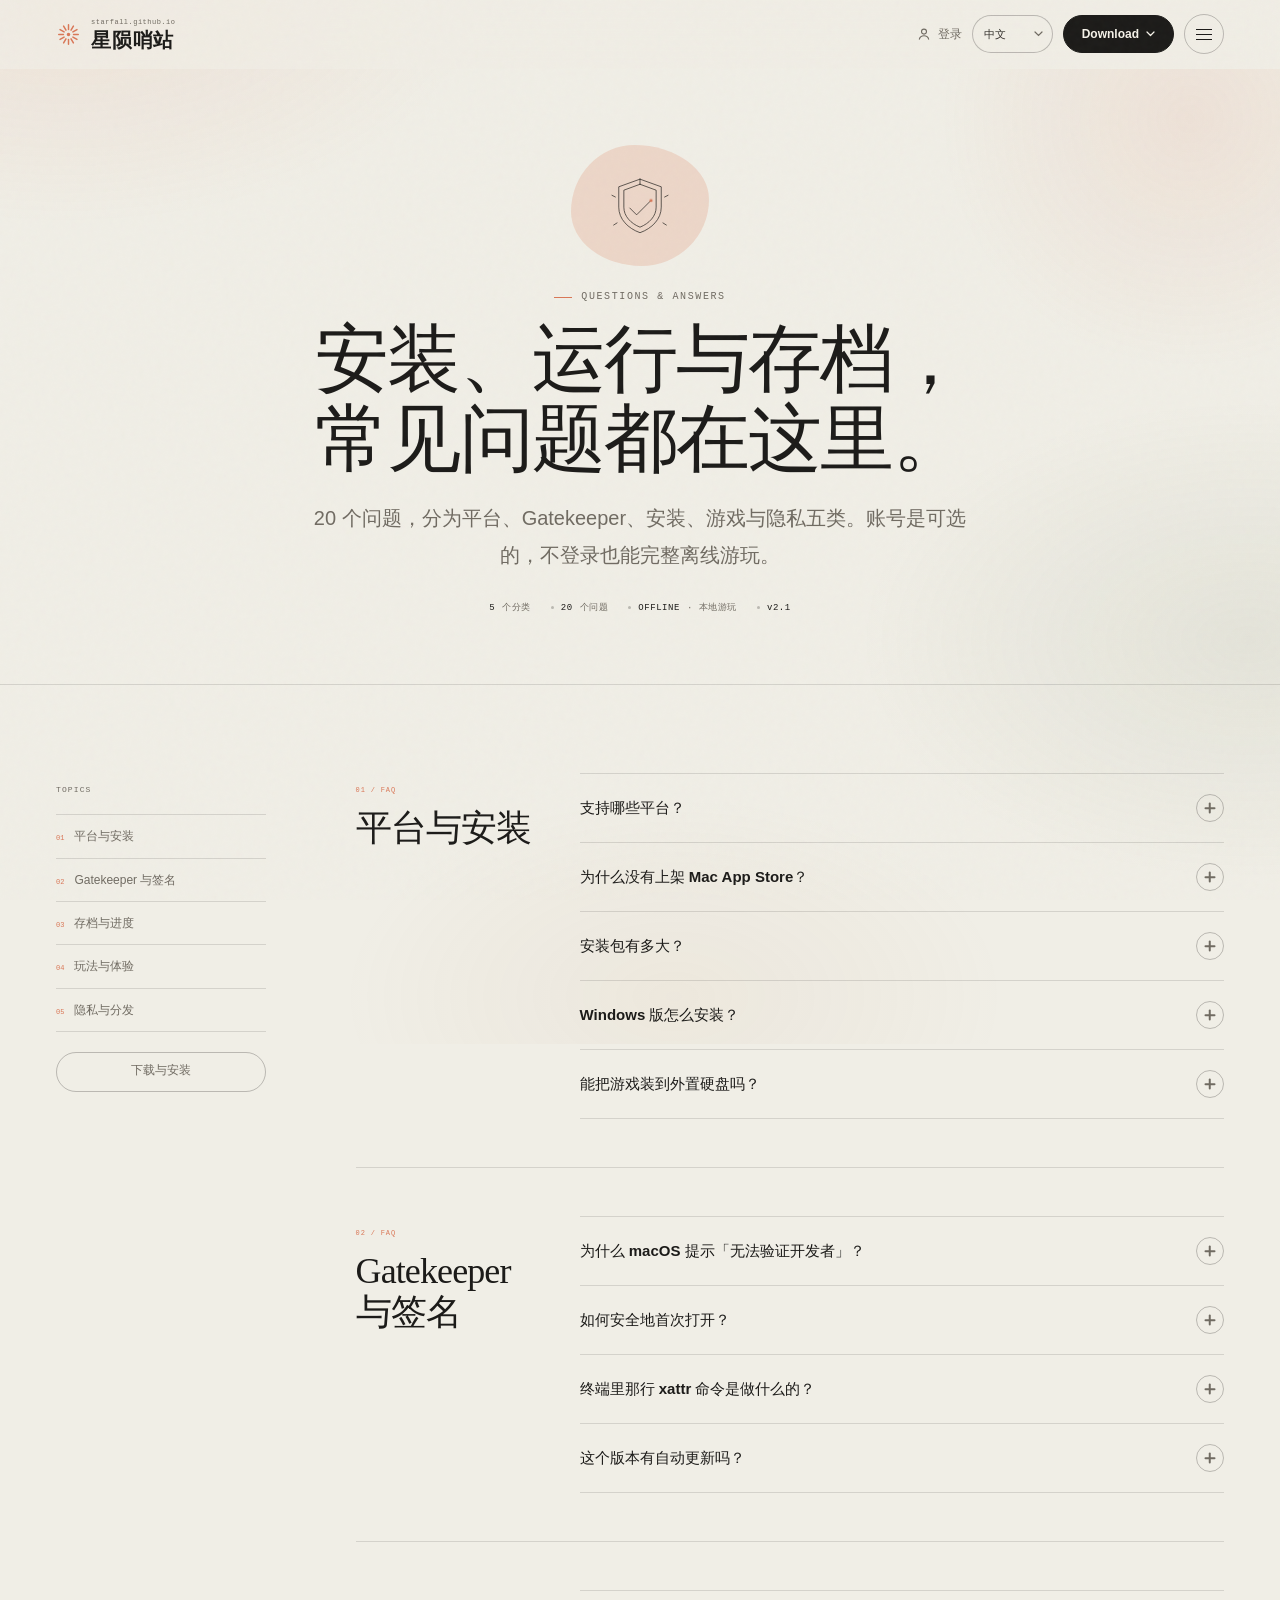
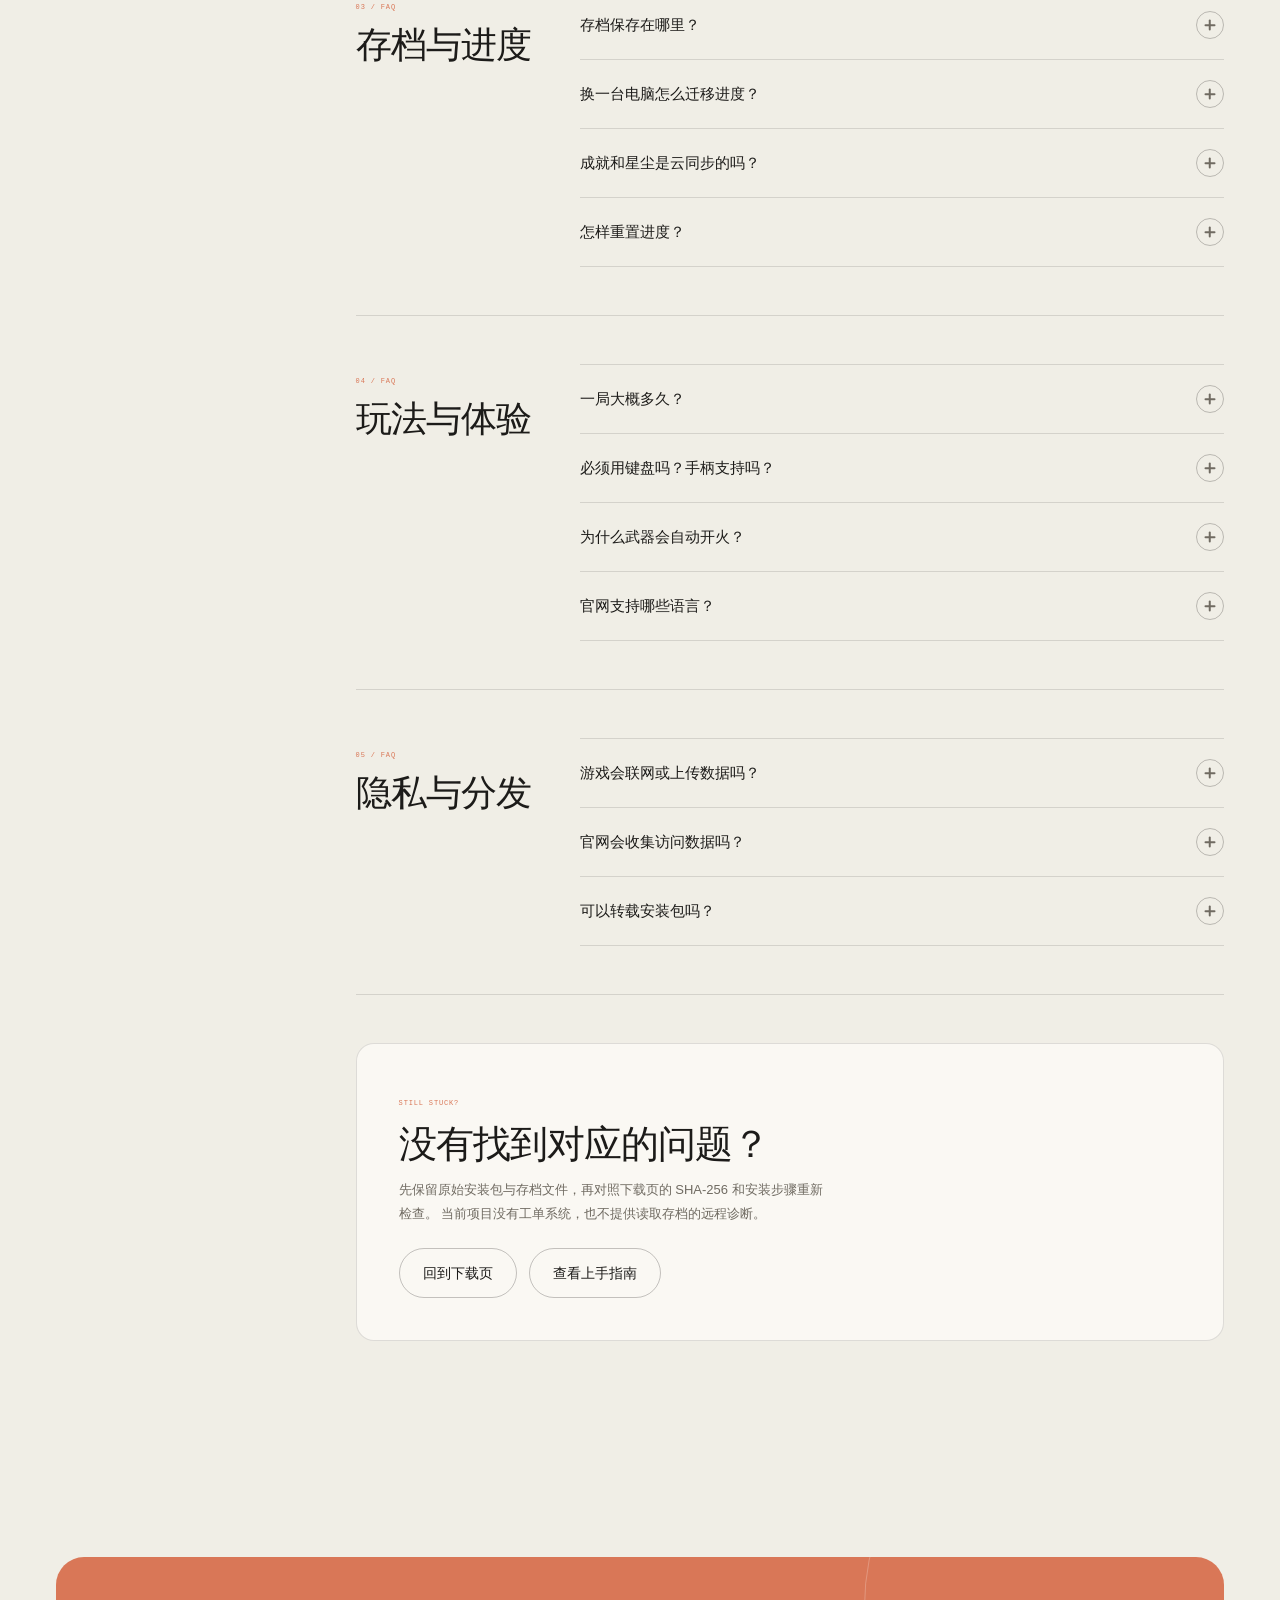
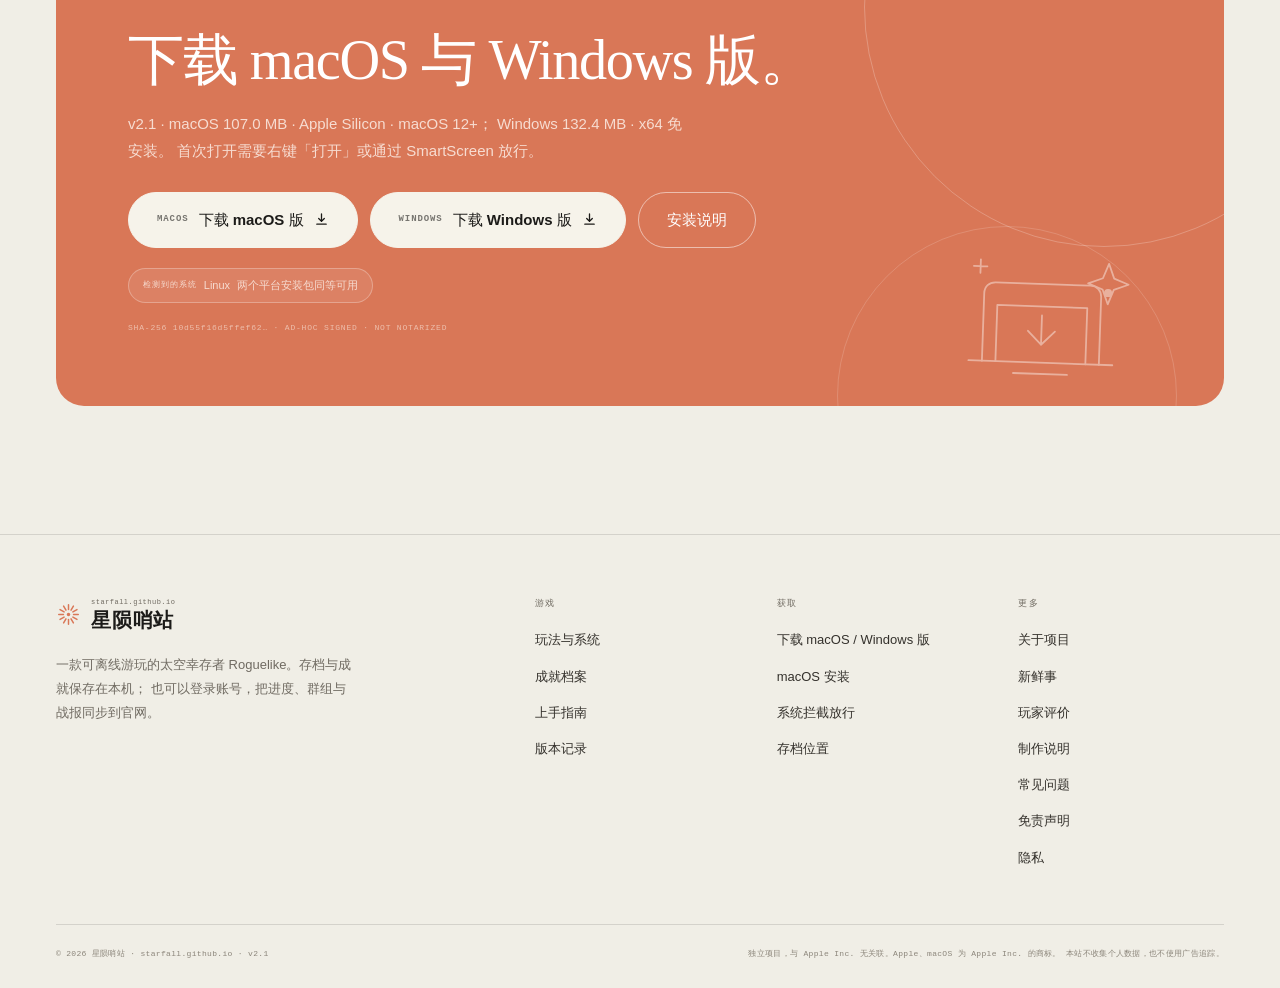
<file: faq/index.html>
<!DOCTYPE html><html lang="zh-CN"> <head><meta charset="UTF-8"><meta name="viewport" content="width=device-width, initial-scale=1.0"><meta name="color-scheme" content="light"><meta name="theme-color" content="#f0eee6"><script>
      document.documentElement.classList.add('js')
      try {
        const supported = ['zh-CN', 'en', 'zh-TW', 'ja', 'fr', 'de', 'th', 'es']
        const query = new URLSearchParams(location.search).get('lang')
        const stored = localStorage.getItem('sf-lang')
        const lang = query || stored
        if (lang && lang !== 'zh-CN' && supported.includes(lang)) {
          document.documentElement.lang = lang
          document.documentElement.classList.add('i18n-pending')
        }
      } catch (error) {}
    </script><title>常见问题 · 星陨哨站</title><meta name="description" content="《星陨哨站》常见问题：支持平台、Gatekeeper 放行、安装、存档位置、成就、隐私与卸载。"><link rel="canonical" href="https://luckbubby2014.github.io/faq/"><link rel="icon" type="image/svg+xml" href="/favicon.svg"><link rel="apple-touch-icon" href="/images/app-icon.png"><meta property="og:type" content="website"><meta property="og:site_name" content="星陨哨站"><meta property="og:locale" content="zh_CN"><meta property="og:title" content="常见问题 · 星陨哨站"><meta property="og:description" content="《星陨哨站》常见问题：支持平台、Gatekeeper 放行、安装、存档位置、成就、隐私与卸载。"><meta property="og:url" content="https://luckbubby2014.github.io/faq/"><meta property="og:image" content="https://luckbubby2014.github.io/images/og.png"><meta property="og:image:width" content="1200"><meta property="og:image:height" content="630"><meta name="twitter:card" content="summary_large_image"><meta name="twitter:title" content="常见问题 · 星陨哨站"><meta name="twitter:description" content="《星陨哨站》常见问题：支持平台、Gatekeeper 放行、安装、存档位置、成就、隐私与卸载。"><meta name="twitter:image" content="https://luckbubby2014.github.io/images/og.png"><script type="application/ld+json">{"@context":"https://schema.org","@type":"VideoGame","name":"星陨哨站","alternateName":"starfall.github.io","description":"《星陨哨站》是一款本地优先的太空幸存者 Roguelike，支持 macOS 与 Windows：武器自动开火，你控制舰船移动、冲刺和释放脉冲新星。单局 5–15 分钟，包含 9 种武器、14 项局内属性、3 个星区与 51 项本地成就。","genre":["Roguelike","Survivors-like","Shooter"],"gamePlatform":["macOS","Windows"],"operatingSystem":"macOS 12+, Windows 10+","applicationCategory":"GameApplication","softwareVersion":"2.1","inLanguage":"zh-CN","offers":{"@type":"Offer","price":"0","priceCurrency":"CNY"},"publisher":{"@type":"Organization","name":"starfall.github.io"}}</script><link rel="stylesheet" href="/_astro/about.BL5baXOC.css">
<style>.faq-layout[data-astro-cid-6kmwghhu]{display:grid;grid-template-columns:210px minmax(0,1fr);gap:clamp(40px,7vw,90px);align-items:start}.faq-layout[data-astro-cid-6kmwghhu]>[data-astro-cid-6kmwghhu],.faq-group[data-astro-cid-6kmwghhu]>[data-astro-cid-6kmwghhu]{min-width:0}.faq-nav[data-astro-cid-6kmwghhu]{position:sticky;top:100px}.faq-nav[data-astro-cid-6kmwghhu]>.mono[data-astro-cid-6kmwghhu]{font-size:8px;letter-spacing:.14em;color:var(--muted)}.faq-nav[data-astro-cid-6kmwghhu] ul[data-astro-cid-6kmwghhu]{margin-top:14px;border-top:1px solid var(--line)}.faq-nav[data-astro-cid-6kmwghhu] li[data-astro-cid-6kmwghhu]{border-bottom:1px solid var(--line)}.faq-nav[data-astro-cid-6kmwghhu] a[data-astro-cid-6kmwghhu]{display:flex;align-items:baseline;gap:10px;padding:11px 0;font-size:12px;color:var(--muted);text-decoration:none;transition:color .2s ease,padding-left .25s var(--ease)}.faq-nav[data-astro-cid-6kmwghhu] a[data-astro-cid-6kmwghhu]:hover{color:var(--ink);padding-left:3px}.faq-nav[data-astro-cid-6kmwghhu] a[data-astro-cid-6kmwghhu] span[data-astro-cid-6kmwghhu]{font-family:var(--font-mono);font-size:7px;color:var(--clay)}.faq-nav[data-astro-cid-6kmwghhu] .btn[data-astro-cid-6kmwghhu]{margin-top:20px}.faq-group[data-astro-cid-6kmwghhu]{display:grid;grid-template-columns:190px minmax(0,1fr);gap:34px;padding-bottom:48px;margin-bottom:48px;border-bottom:1px solid var(--line)}.faq-group-head[data-astro-cid-6kmwghhu] .mono[data-astro-cid-6kmwghhu]{font-size:7px;letter-spacing:.12em;color:var(--clay)}.faq-group-head[data-astro-cid-6kmwghhu] h2[data-astro-cid-6kmwghhu]{margin-top:8px;font-size:clamp(26px,3vw,36px)}.faq-group[data-astro-cid-6kmwghhu] .faq-list[data-astro-cid-6kmwghhu]{border-top:1px solid var(--line)}.faq-end[data-astro-cid-6kmwghhu]{padding:clamp(28px,4vw,42px);border:1px solid var(--line);border-radius:var(--radius);background:var(--paper-card)}.faq-end[data-astro-cid-6kmwghhu] .mono[data-astro-cid-6kmwghhu]{font-size:7px;letter-spacing:.12em;color:var(--clay)}.faq-end[data-astro-cid-6kmwghhu] h2[data-astro-cid-6kmwghhu]{margin-top:10px;font-size:clamp(28px,3.2vw,38px)}.faq-end[data-astro-cid-6kmwghhu] p[data-astro-cid-6kmwghhu]{margin-top:12px;max-width:60ch;color:var(--muted);font-size:13px;line-height:1.85}.faq-end[data-astro-cid-6kmwghhu] .btn-row[data-astro-cid-6kmwghhu]{margin-top:22px}@media(max-width:900px){.faq-layout[data-astro-cid-6kmwghhu]{grid-template-columns:minmax(0,1fr)}.faq-nav[data-astro-cid-6kmwghhu]{position:static}.faq-nav[data-astro-cid-6kmwghhu] ul[data-astro-cid-6kmwghhu]{display:flex;flex-wrap:wrap;gap:0 18px;border-top:0}.faq-nav[data-astro-cid-6kmwghhu] li[data-astro-cid-6kmwghhu]{border-bottom:0}.faq-nav[data-astro-cid-6kmwghhu] .btn[data-astro-cid-6kmwghhu]{display:none}.faq-group[data-astro-cid-6kmwghhu]{grid-template-columns:minmax(0,1fr);gap:14px}}
</style></head> <body class> <div class="ambient" aria-hidden="true"></div> <div class="scroll-progress" aria-hidden="true"><i></i></div> <a class="skip-link" href="#main">跳到主要内容</a> <header class="site-header" id="site-header" data-astro-cid-ctg3m53h> <div class="wrap header-inner" data-astro-cid-ctg3m53h> <a class="brand " href="/" aria-label="星陨哨站 · 首页"> <svg class="brand-mark" width="22" height="22" viewBox="0 0 32 32" fill="none" aria-hidden="true"> <g stroke="currentColor" stroke-width="1.9" stroke-linecap="round"> <line x1="16" y1="3.5" x2="16" y2="9.5" transform="rotate(0 16 16)"></line><line x1="16" y1="3.5" x2="16" y2="9.5" transform="rotate(30 16 16)"></line><line x1="16" y1="3.5" x2="16" y2="9.5" transform="rotate(60 16 16)"></line><line x1="16" y1="3.5" x2="16" y2="9.5" transform="rotate(90 16 16)"></line><line x1="16" y1="3.5" x2="16" y2="9.5" transform="rotate(120 16 16)"></line><line x1="16" y1="3.5" x2="16" y2="9.5" transform="rotate(150 16 16)"></line><line x1="16" y1="3.5" x2="16" y2="9.5" transform="rotate(180 16 16)"></line><line x1="16" y1="3.5" x2="16" y2="9.5" transform="rotate(210 16 16)"></line><line x1="16" y1="3.5" x2="16" y2="9.5" transform="rotate(240 16 16)"></line><line x1="16" y1="3.5" x2="16" y2="9.5" transform="rotate(270 16 16)"></line><line x1="16" y1="3.5" x2="16" y2="9.5" transform="rotate(300 16 16)"></line><line x1="16" y1="3.5" x2="16" y2="9.5" transform="rotate(330 16 16)"></line> </g> <circle cx="16" cy="16" r="2.2" fill="currentColor"></circle> </svg> <span class="brand-word"> <span class="brand-en">starfall.github.io</span> <span class="brand-cn">星陨哨站</span> </span> </a> <nav class="site-nav" aria-label="主导航" data-astro-cid-ctg3m53h> <a href="/" data-astro-cid-ctg3m53h> 概览 </a><a href="/me" data-astro-cid-ctg3m53h> 飞行记录 </a><a href="/newsroom" data-astro-cid-ctg3m53h> 新鲜事 </a><a href="/group" data-astro-cid-ctg3m53h> 社区 </a><a href="/features" data-astro-cid-ctg3m53h> 玩法 </a><a href="/achievements" data-astro-cid-ctg3m53h> 成就 </a><a href="/faq" aria-current="page" data-astro-cid-ctg3m53h> 问答 </a><a href="/about" data-astro-cid-ctg3m53h> 关于 </a> </nav> <div class="header-actions" data-astro-cid-ctg3m53h> <a class="account-link" href="/account" data-account-link aria-label="账号" data-astro-cid-ctg3m53h> <svg viewBox="0 0 20 20" fill="none" aria-hidden="true" data-astro-cid-ctg3m53h> <circle cx="10" cy="7" r="3.1" stroke="currentColor" stroke-width="1.4" data-astro-cid-ctg3m53h></circle> <path d="M4.2 16.4c.7-2.7 3-4.2 5.8-4.2s5.1 1.5 5.8 4.2" stroke="currentColor" stroke-width="1.4" stroke-linecap="round" data-astro-cid-ctg3m53h></path> </svg> <span data-account-label data-astro-cid-ctg3m53h>登录</span> </a> <div class="lang-switch" data-astro-cid-ctg3m53h> <select id="lang-select" aria-label="语言 / Language" data-astro-cid-ctg3m53h> <option value="zh-CN" data-astro-cid-ctg3m53h>中文</option> <option value="en" data-astro-cid-ctg3m53h>English</option> <option value="zh-TW" data-astro-cid-ctg3m53h>繁體中文</option> <option value="ja" data-astro-cid-ctg3m53h>日本語</option> <option value="fr" data-astro-cid-ctg3m53h>Français</option> <option value="de" data-astro-cid-ctg3m53h>Deutsch</option> <option value="th" data-astro-cid-ctg3m53h>ไทย</option> <option value="es" data-astro-cid-ctg3m53h>Español</option> </select> </div> <div class="download-menu" id="download-menu" data-astro-cid-ctg3m53h> <button class="btn btn--sm download-trigger" type="button" aria-haspopup="true" aria-expanded="false" aria-controls="download-menu-panel" data-astro-cid-ctg3m53h>
Download
<svg class="download-chevron" width="9" height="6" viewBox="0 0 9 6" fill="none" aria-hidden="true" data-astro-cid-ctg3m53h> <path d="M1 1l3.5 3.5L8 1" stroke="currentColor" stroke-width="1.2" stroke-linecap="round" stroke-linejoin="round" data-astro-cid-ctg3m53h></path> </svg> </button> <div class="download-panel" id="download-menu-panel" role="menu" aria-label="Download" hidden data-astro-cid-ctg3m53h> <div class="download-detect" data-platform-detect hidden data-astro-cid-ctg3m53h> <span class="mono" data-astro-cid-ctg3m53h>YOUR SYSTEM</span> <b data-platform-name data-astro-cid-ctg3m53h>识别中…</b> </div> <a role="menuitem" href="https://github.com/luckbubby2014/luckbubby2014.github.io/releases/download/v2.1/starfall-outpost-2.1-arm64.dmg" download="星陨哨站-2.1-arm64.dmg" data-download-platform="macos" data-astro-cid-ctg3m53h> <span class="dp-platform" data-astro-cid-ctg3m53h>macOS</span> <span class="dp-meta" data-astro-cid-ctg3m53h>v2.1 · 107.0 MB</span> <span class="dp-chip" data-astro-cid-ctg3m53h>Apple Silicon · DMG</span> </a> <a role="menuitem" href="https://github.com/luckbubby2014/luckbubby2014.github.io/releases/download/v2.1/starfall-outpost-2.1-win-x64.zip" download="星陨哨站-2.1-win-x64.zip" data-download-platform="windows" data-astro-cid-ctg3m53h> <span class="dp-platform" data-astro-cid-ctg3m53h>Windows</span> <span class="dp-meta" data-astro-cid-ctg3m53h>v2.1 · 132.4 MB</span> <span class="dp-chip" data-astro-cid-ctg3m53h>x64 · ZIP</span> </a> <a class="dp-all" role="menuitem" href="/download" data-astro-cid-ctg3m53h>所有下载与安装说明 <span aria-hidden="true" data-astro-cid-ctg3m53h>→</span></a> </div> </div> <button class="nav-toggle" type="button" aria-expanded="false" aria-controls="mobile-nav" aria-label="打开菜单" data-astro-cid-ctg3m53h> <span data-astro-cid-ctg3m53h></span> </button> </div> </div> </header> <div class="nav-scrim" id="nav-scrim" hidden data-astro-cid-ctg3m53h></div> <aside class="mobile-nav" id="mobile-nav" role="dialog" aria-modal="true" aria-label="导航" aria-hidden="true" data-astro-cid-ctg3m53h> <div class="mobile-nav-head" data-astro-cid-ctg3m53h> <span class="mono" data-astro-cid-ctg3m53h>STARFALL OUTPOST</span> <button class="mobile-nav-close" type="button" aria-label="关闭菜单" data-astro-cid-ctg3m53h> <svg width="14" height="14" viewBox="0 0 14 14" fill="none" aria-hidden="true" data-astro-cid-ctg3m53h> <path d="M2 2l10 10M12 2L2 12" stroke="currentColor" stroke-width="1.5" stroke-linecap="round" data-astro-cid-ctg3m53h></path> </svg> </button> </div> <div class="mobile-nav-body" data-astro-cid-ctg3m53h> <div class="mobile-nav-detect" data-platform-detect hidden data-astro-cid-ctg3m53h> <span class="mono" data-astro-cid-ctg3m53h>检测到的系统</span> <b data-platform-name data-astro-cid-ctg3m53h>识别中…</b> <span class="mobile-nav-detect-note" data-astro-cid-ctg3m53h>两个平台安装包同等可用</span> </div> <div class="mobile-nav-downloads" data-astro-cid-ctg3m53h> <a class="btn" href="https://github.com/luckbubby2014/luckbubby2014.github.io/releases/download/v2.1/starfall-outpost-2.1-arm64.dmg" download="星陨哨站-2.1-arm64.dmg" data-download-platform="macos" data-astro-cid-ctg3m53h> <span class="mono" data-astro-cid-ctg3m53h>macOS</span>
下载 macOS 版
</a> <a class="btn" href="https://github.com/luckbubby2014/luckbubby2014.github.io/releases/download/v2.1/starfall-outpost-2.1-win-x64.zip" download="星陨哨站-2.1-win-x64.zip" data-download-platform="windows" data-astro-cid-ctg3m53h> <span class="mono" data-astro-cid-ctg3m53h>Windows</span>
下载 Windows 版
</a> </div> <nav class="mobile-nav-links" aria-label="导航" data-astro-cid-ctg3m53h> <a href="/" data-astro-cid-ctg3m53h> 概览 <span data-astro-cid-ctg3m53h>01</span> </a><a href="/me" data-astro-cid-ctg3m53h> 飞行记录 <span data-astro-cid-ctg3m53h>02</span> </a><a href="/newsroom" data-astro-cid-ctg3m53h> 新鲜事 <span data-astro-cid-ctg3m53h>03</span> </a><a href="/group" data-astro-cid-ctg3m53h> 社区 <span data-astro-cid-ctg3m53h>04</span> </a><a href="/features" data-astro-cid-ctg3m53h> 玩法 <span data-astro-cid-ctg3m53h>05</span> </a><a href="/achievements" data-astro-cid-ctg3m53h> 成就 <span data-astro-cid-ctg3m53h>06</span> </a><a href="/guide" data-astro-cid-ctg3m53h> 指南 <span data-astro-cid-ctg3m53h>07</span> </a><a href="/changelog" data-astro-cid-ctg3m53h> 版本 <span data-astro-cid-ctg3m53h>08</span> </a><a href="/faq" aria-current="page" data-astro-cid-ctg3m53h> 问答 <span data-astro-cid-ctg3m53h>09</span> </a><a href="/about" data-astro-cid-ctg3m53h> 关于 <span data-astro-cid-ctg3m53h>10</span> </a><a href="/download" data-astro-cid-ctg3m53h> 下载 <span data-astro-cid-ctg3m53h>11</span> </a> </nav> </div> <div class="mobile-nav-foot" data-astro-cid-ctg3m53h> <a class="mobile-nav-account" href="/account" data-account-link data-account-mobile data-astro-cid-ctg3m53h> <svg viewBox="0 0 20 20" fill="none" aria-hidden="true" data-astro-cid-ctg3m53h> <circle cx="10" cy="7" r="3.1" stroke="currentColor" stroke-width="1.4" data-astro-cid-ctg3m53h></circle> <path d="M4.2 16.4c.7-2.7 3-4.2 5.8-4.2s5.1 1.5 5.8 4.2" stroke="currentColor" stroke-width="1.4" stroke-linecap="round" data-astro-cid-ctg3m53h></path> </svg> <span data-account-label-mobile data-astro-cid-ctg3m53h>账号</span> </a> <a class="mobile-nav-guide" href="/download" data-astro-cid-ctg3m53h>所有下载与安装说明 <span aria-hidden="true" data-astro-cid-ctg3m53h>→</span></a> <div class="mobile-nav-meta" data-astro-cid-ctg3m53h> <span class="mono" data-astro-cid-ctg3m53h>V2.1 · MACOS + WINDOWS</span> <span data-astro-cid-ctg3m53h>离线优先 · 账号可选</span> </div> </div> </aside> <script type="module" src="/_astro/SiteHeader.astro_astro_type_script_index_0_lang.KUBXHaD1.js"></script>  <main id="main">  <header class="page-hero"> <div class="wrap page-hero-inner"> <div class="art-plate art-plate--clay page-hero-art"> <svg class="line-art line-art--shield" viewBox="0 0 240 200" fill="none" aria-hidden="true"> <g class="art-lines" stroke="currentColor" stroke-width="1.6" stroke-linecap="round" stroke-linejoin="round">        <path pathLength="1" style="--i:0" d="M120 38l50 18v48c0 28-22 50-50 60-28-10-50-32-50-60V56z"></path> <path pathLength="1" style="--i:1" d="M120 50l38 14v40c0 21-16 38-38 47-22-9-38-26-38-47V64z"></path> <path pathLength="1" style="--i:2" d="M96 106l16 16 34-34"></path> <path pathLength="1" style="--i:3" d="M120 38v12M54 76l8 4M186 76l-8 4M58 146l8-5M182 146l-8-5"></path>     </g> <g class="art-accent">       <circle cx="146" cy="88" r="3.6"></circle>    </g> </svg> </div> <div class="eyebrow">QUESTIONS &amp; ANSWERS</div> <h1>安装、运行与存档，<br />常见问题都在这里。</h1> <p class="lede">20 个问题，分为平台、Gatekeeper、安装、游戏与隐私五类。账号是可选的，不登录也能完整离线游玩。</p> <div class="page-hero-meta"> <span><b>5</b> 个分类</span><span><b>20</b> 个问题</span><span><b>OFFLINE</b> · 本地游玩</span><span><b>v2.1</b></span> </div> </div> </header> <section class="section section--tight" data-astro-cid-6kmwghhu> <div class="wrap faq-layout" data-astro-cid-6kmwghhu> <aside class="faq-nav" data-astro-cid-6kmwghhu> <span class="mono" data-astro-cid-6kmwghhu>TOPICS</span> <ul data-astro-cid-6kmwghhu> <li data-astro-cid-6kmwghhu><a href="#platform" data-astro-cid-6kmwghhu><span data-astro-cid-6kmwghhu>01</span>平台与安装</a></li><li data-astro-cid-6kmwghhu><a href="#gatekeeper" data-astro-cid-6kmwghhu><span data-astro-cid-6kmwghhu>02</span>Gatekeeper 与签名</a></li><li data-astro-cid-6kmwghhu><a href="#save" data-astro-cid-6kmwghhu><span data-astro-cid-6kmwghhu>03</span>存档与进度</a></li><li data-astro-cid-6kmwghhu><a href="#gameplay" data-astro-cid-6kmwghhu><span data-astro-cid-6kmwghhu>04</span>玩法与体验</a></li><li data-astro-cid-6kmwghhu><a href="#privacy" data-astro-cid-6kmwghhu><span data-astro-cid-6kmwghhu>05</span>隐私与分发</a></li> </ul> <a class="btn btn--ghost btn--sm" href="/download" data-astro-cid-6kmwghhu>下载与安装</a> </aside> <div class="faq-content" data-astro-cid-6kmwghhu> <section class="faq-group" id="platform" data-astro-cid-6kmwghhu> <div class="faq-group-head" data-astro-cid-6kmwghhu> <span class="mono" data-astro-cid-6kmwghhu>01 / FAQ</span> <h2 data-astro-cid-6kmwghhu>平台与安装</h2> </div> <div class="faq-list" data-astro-cid-6kmwghhu> <details data-astro-cid-6kmwghhu> <summary data-astro-cid-6kmwghhu> <span class="acc-q" data-astro-cid-6kmwghhu>支持哪些平台？</span> <span class="acc-icon" aria-hidden="true" data-astro-cid-6kmwghhu></span> </summary> <div class="details-body" data-astro-cid-6kmwghhu>macOS 版支持 Apple Silicon（M1 及后续芯片），系统要求 macOS 12 Monterey 或更高；Windows 版是 64 位免安装包，支持 Windows 10 / 11。Intel Mac、Linux 与 iOS 暂不支持。</div> </details><details data-astro-cid-6kmwghhu> <summary data-astro-cid-6kmwghhu> <span class="acc-q" data-astro-cid-6kmwghhu>为什么没有上架 Mac App Store？</span> <span class="acc-icon" aria-hidden="true" data-astro-cid-6kmwghhu></span> </summary> <div class="details-body" data-astro-cid-6kmwghhu>这是一个独立项目，账号与云同步都是可选的，也没有应用内购买。当前以 DMG 和 ZIP 直接分发，省去商店审核和强制账号依赖，也方便你自行备份安装包。</div> </details><details data-astro-cid-6kmwghhu> <summary data-astro-cid-6kmwghhu> <span class="acc-q" data-astro-cid-6kmwghhu>安装包有多大？</span> <span class="acc-icon" aria-hidden="true" data-astro-cid-6kmwghhu></span> </summary> <div class="details-body" data-astro-cid-6kmwghhu>macOS 的 DMG 约 107 MB，Windows 的 ZIP 约 132 MB。安装后应用约 250 MB 左右，主要来自 Electron 运行时、游戏代码和音频资源。游戏不需要联网下载额外素材。</div> </details><details data-astro-cid-6kmwghhu> <summary data-astro-cid-6kmwghhu> <span class="acc-q" data-astro-cid-6kmwghhu>Windows 版怎么安装？</span> <span class="acc-icon" aria-hidden="true" data-astro-cid-6kmwghhu></span> </summary> <div class="details-body" data-astro-cid-6kmwghhu>下载 ZIP 后解压到任意可写目录，双击 StarfallOutpost.exe 即可运行。这是免安装包，不会写入系统目录，也不需要管理员权限；首次运行可能出现 SmartScreen 提示，选择「更多信息 → 仍要运行」即可。</div> </details><details data-astro-cid-6kmwghhu> <summary data-astro-cid-6kmwghhu> <span class="acc-q" data-astro-cid-6kmwghhu>能把游戏装到外置硬盘吗？</span> <span class="acc-icon" aria-hidden="true" data-astro-cid-6kmwghhu></span> </summary> <div class="details-body" data-astro-cid-6kmwghhu>可以。macOS 把「星陨哨站.app」拖到任意可写的 APFS 或 HFS+ 卷即可；Windows 直接解压到外置盘。存档始终写在当前用户的配置目录下，不会跟着应用去外置硬盘。</div> </details> </div> </section><section class="faq-group" id="gatekeeper" data-astro-cid-6kmwghhu> <div class="faq-group-head" data-astro-cid-6kmwghhu> <span class="mono" data-astro-cid-6kmwghhu>02 / FAQ</span> <h2 data-astro-cid-6kmwghhu>Gatekeeper 与签名</h2> </div> <div class="faq-list" data-astro-cid-6kmwghhu> <details data-astro-cid-6kmwghhu> <summary data-astro-cid-6kmwghhu> <span class="acc-q" data-astro-cid-6kmwghhu>为什么 macOS 提示「无法验证开发者」？</span> <span class="acc-icon" aria-hidden="true" data-astro-cid-6kmwghhu></span> </summary> <div class="details-body" data-astro-cid-6kmwghhu>安装包使用 ad-hoc 签名，没有 Apple Developer ID，也没有经过 App Store 公证。macOS 对首次打开的下载应用会执行隔离检查，因此会拦截。这是预期行为，不代表文件损坏。</div> </details><details data-astro-cid-6kmwghhu> <summary data-astro-cid-6kmwghhu> <span class="acc-q" data-astro-cid-6kmwghhu>如何安全地首次打开？</span> <span class="acc-icon" aria-hidden="true" data-astro-cid-6kmwghhu></span> </summary> <div class="details-body" data-astro-cid-6kmwghhu>在「应用程序」里找到「星陨哨站」，按住 Control 点击（或右键），选择「打开」，再在弹窗里点「打开」。如果系统设置里出现拦截提示，也可以在「隐私与安全性」中点「仍要打开」。</div> </details><details data-astro-cid-6kmwghhu> <summary data-astro-cid-6kmwghhu> <span class="acc-q" data-astro-cid-6kmwghhu>终端里那行 xattr 命令是做什么的？</span> <span class="acc-icon" aria-hidden="true" data-astro-cid-6kmwghhu></span> </summary> <div class="details-body" data-astro-cid-6kmwghhu>xattr -dr com.apple.quarantine &quot;/Applications/星陨哨站.app&quot; 会移除该应用上的隔离属性，让 macOS 不再对这次下载做首次校验。它只影响这一个应用路径，不会关闭系统 Gatekeeper，也不会修改其他应用。</div> </details><details data-astro-cid-6kmwghhu> <summary data-astro-cid-6kmwghhu> <span class="acc-q" data-astro-cid-6kmwghhu>这个版本有自动更新吗？</span> <span class="acc-icon" aria-hidden="true" data-astro-cid-6kmwghhu></span> </summary> <div class="details-body" data-astro-cid-6kmwghhu>有更新检查，但不是静默自动更新。设置 →「版本与更新」会读取 GitHub Releases 上的最新版本；发现新版本可直接下载对应平台的安装包（macOS 为 DMG，Windows 为 ZIP），并通过 SHA-256 校验。安装仍需手动覆盖旧版，存档不会丢失。除检查与下载外，游戏保持离线。</div> </details> </div> </section><section class="faq-group" id="save" data-astro-cid-6kmwghhu> <div class="faq-group-head" data-astro-cid-6kmwghhu> <span class="mono" data-astro-cid-6kmwghhu>03 / FAQ</span> <h2 data-astro-cid-6kmwghhu>存档与进度</h2> </div> <div class="faq-list" data-astro-cid-6kmwghhu> <details data-astro-cid-6kmwghhu> <summary data-astro-cid-6kmwghhu> <span class="acc-q" data-astro-cid-6kmwghhu>存档保存在哪里？</span> <span class="acc-icon" aria-hidden="true" data-astro-cid-6kmwghhu></span> </summary> <div class="details-body" data-astro-cid-6kmwghhu>macOS 位于 ~/Library/Application Support/starfall-outpost/save.json，Windows 位于 %APPDATA%\starfall-outpost\save.json。它是一份本地 JSON 文件，升级或重装应用时不会被删除，除非你手动清理该目录。</div> </details><details data-astro-cid-6kmwghhu> <summary data-astro-cid-6kmwghhu> <span class="acc-q" data-astro-cid-6kmwghhu>换一台电脑怎么迁移进度？</span> <span class="acc-icon" aria-hidden="true" data-astro-cid-6kmwghhu></span> </summary> <div class="details-body" data-astro-cid-6kmwghhu>退出游戏后，把 save.json 复制到新电脑相同系统的对应路径即可。macOS 与 Windows 使用相同的存档格式，可以互相迁移。建议先备份原文件，避免两台设备同时覆盖。</div> </details><details data-astro-cid-6kmwghhu> <summary data-astro-cid-6kmwghhu> <span class="acc-q" data-astro-cid-6kmwghhu>成就和星尘是云同步的吗？</span> <span class="acc-icon" aria-hidden="true" data-astro-cid-6kmwghhu></span> </summary> <div class="details-body" data-astro-cid-6kmwghhu>默认只保存在本机。登录可选账号后，星尘、成就与战报才会同步到官网；不登录不会上传任何数据，也不会收集遥测。</div> </details><details data-astro-cid-6kmwghhu> <summary data-astro-cid-6kmwghhu> <span class="acc-q" data-astro-cid-6kmwghhu>怎样重置进度？</span> <span class="acc-icon" aria-hidden="true" data-astro-cid-6kmwghhu></span> </summary> <div class="details-body" data-astro-cid-6kmwghhu>退出游戏，删除对应平台的 save.json，再重新启动。游戏会生成一份全新的本地存档。此操作不可撤销，请先备份。</div> </details> </div> </section><section class="faq-group" id="gameplay" data-astro-cid-6kmwghhu> <div class="faq-group-head" data-astro-cid-6kmwghhu> <span class="mono" data-astro-cid-6kmwghhu>04 / FAQ</span> <h2 data-astro-cid-6kmwghhu>玩法与体验</h2> </div> <div class="faq-list" data-astro-cid-6kmwghhu> <details data-astro-cid-6kmwghhu> <summary data-astro-cid-6kmwghhu> <span class="acc-q" data-astro-cid-6kmwghhu>一局大概多久？</span> <span class="acc-icon" aria-hidden="true" data-astro-cid-6kmwghhu></span> </summary> <div class="details-body" data-astro-cid-6kmwghhu>一次常规出击在 5 到 15 分钟之间。随着生存时间增加，敌人密度、精英频率与 Boss 会持续升级；你可以随时在暂停菜单里主动撤离并结算。</div> </details><details data-astro-cid-6kmwghhu> <summary data-astro-cid-6kmwghhu> <span class="acc-q" data-astro-cid-6kmwghhu>必须用键盘吗？手柄支持吗？</span> <span class="acc-icon" aria-hidden="true" data-astro-cid-6kmwghhu></span> </summary> <div class="details-body" data-astro-cid-6kmwghhu>键盘是主要输入方式：WASD 或方向键移动，Space 冲刺，E 释放脉冲新星。游戏也支持标准手柄的基础连接与暂停恢复，但键位提示以键盘为准。</div> </details><details data-astro-cid-6kmwghhu> <summary data-astro-cid-6kmwghhu> <span class="acc-q" data-astro-cid-6kmwghhu>为什么武器会自动开火？</span> <span class="acc-icon" aria-hidden="true" data-astro-cid-6kmwghhu></span> </summary> <div class="details-body" data-astro-cid-6kmwghhu>这是幸存者式玩法：射击自动化，把注意力集中在走位、拾取和升级选择上。不同武器有各自的索敌逻辑，构筑的乐趣在于让它们互相补位。</div> </details><details data-astro-cid-6kmwghhu> <summary data-astro-cid-6kmwghhu> <span class="acc-q" data-astro-cid-6kmwghhu>官网支持哪些语言？</span> <span class="acc-icon" aria-hidden="true" data-astro-cid-6kmwghhu></span> </summary> <div class="details-body" data-astro-cid-6kmwghhu>官网支持 8 种界面语言：简体中文、繁體中文、English、日本語、Français、Deutsch、ไทย、Español。可在页眉右上角的语言选单中随时切换。</div> </details> </div> </section><section class="faq-group" id="privacy" data-astro-cid-6kmwghhu> <div class="faq-group-head" data-astro-cid-6kmwghhu> <span class="mono" data-astro-cid-6kmwghhu>05 / FAQ</span> <h2 data-astro-cid-6kmwghhu>隐私与分发</h2> </div> <div class="faq-list" data-astro-cid-6kmwghhu> <details data-astro-cid-6kmwghhu> <summary data-astro-cid-6kmwghhu> <span class="acc-q" data-astro-cid-6kmwghhu>游戏会联网或上传数据吗？</span> <span class="acc-icon" aria-hidden="true" data-astro-cid-6kmwghhu></span> </summary> <div class="details-body" data-astro-cid-6kmwghhu>默认离线。只有在你主动检查更新、登录账号或分享战报时才会联网；不会上传遥测或广告数据。音频、贴图与字体都由本地运行时生成或随包分发。</div> </details><details data-astro-cid-6kmwghhu> <summary data-astro-cid-6kmwghhu> <span class="acc-q" data-astro-cid-6kmwghhu>官网会收集访问数据吗？</span> <span class="acc-icon" aria-hidden="true" data-astro-cid-6kmwghhu></span> </summary> <div class="details-body" data-astro-cid-6kmwghhu>这个站点不接入广告网络或第三方分析脚本。下载按钮指向 GitHub Releases 上的安装包文件，不会附带追踪参数。账号、群组与 Newsroom 使用可选的 Supabase 服务；托管平台可能按自身隐私政策记录基础访问日志。</div> </details><details data-astro-cid-6kmwghhu> <summary data-astro-cid-6kmwghhu> <span class="acc-q" data-astro-cid-6kmwghhu>可以转载安装包吗？</span> <span class="acc-icon" aria-hidden="true" data-astro-cid-6kmwghhu></span> </summary> <div class="details-body" data-astro-cid-6kmwghhu>请保持文件完整并附带来源说明，不要修改签名内容或重新打包后冒充官方版本。若用于公开分发，建议同时提供本文档页的校验值与 Gatekeeper 说明。</div> </details> </div> </section> <div class="faq-end" data-astro-cid-6kmwghhu> <span class="mono" data-astro-cid-6kmwghhu>STILL STUCK?</span> <h2 data-astro-cid-6kmwghhu>没有找到对应的问题？</h2> <p data-astro-cid-6kmwghhu>
先保留原始安装包与存档文件，再对照下载页的 SHA-256 和安装步骤重新检查。
            当前项目没有工单系统，也不提供读取存档的远程诊断。
</p> <div class="btn-row" data-astro-cid-6kmwghhu> <a class="btn btn--ghost" href="/download" data-astro-cid-6kmwghhu>回到下载页</a> <a class="btn btn--ghost" href="/guide" data-astro-cid-6kmwghhu>查看上手指南</a> </div> </div> </div> </div> </section> <section class="section"> <div class="wrap"> <div class="cta-band" data-reveal> <div class="cta-art" aria-hidden="true"> <svg class="line-art line-art--download" viewBox="0 0 240 200" fill="none" aria-hidden="true"> <g class="art-lines" stroke="currentColor" stroke-width="1.6" stroke-linecap="round" stroke-linejoin="round">       <path pathLength="1" style="--i:0" d="M56 142h128M96 152h48"></path> <path pathLength="1" style="--i:1" d="M68 142V82c0-6 4-10 10-10h84c6 0 10 4 10 10v60"></path> <path pathLength="1" style="--i:2" d="M80 142V92h80v50"></path> <path pathLength="1" style="--i:3" d="M120 100v26M108 114l12 12 12-12"></path> <path pathLength="1" style="--i:4" d="M178 52l5 13 13 5-13 5-5 13-5-13-13-5 13-5z"></path> <path pathLength="1" style="--i:5" d="M58 58h12M64 52v12"></path>      </g> <g class="art-accent">      <circle cx="178" cy="78" r="3.6"></circle>     </g> </svg> </div> <h2>下载 macOS 与 Windows 版。</h2> <p>
v2.1 · macOS 107.0 MB · Apple Silicon · macOS 12+；
        Windows 132.4 MB · x64 免安装。
        首次打开需要右键「打开」或通过 SmartScreen 放行。
</p> <div class="btn-row"> <a class="btn btn--light btn--lg" href="https://github.com/luckbubby2014/luckbubby2014.github.io/releases/download/v2.1/starfall-outpost-2.1-arm64.dmg" download="星陨哨站-2.1-arm64.dmg" data-download-platform="macos"> <span class="btn-platform">macOS</span>
下载 macOS 版
<svg width="15" height="15" viewBox="0 0 16 16" fill="none" aria-hidden="true"> <path d="M8 2v8m0 0 3-3m-3 3L5 7M3 13h10" stroke="currentColor" stroke-width="1.4" stroke-linecap="round" stroke-linejoin="round"></path> </svg> </a> <a class="btn btn--light btn--lg" href="https://github.com/luckbubby2014/luckbubby2014.github.io/releases/download/v2.1/starfall-outpost-2.1-win-x64.zip" download="星陨哨站-2.1-win-x64.zip" data-download-platform="windows"> <span class="btn-platform">Windows</span>
下载 Windows 版
<svg width="15" height="15" viewBox="0 0 16 16" fill="none" aria-hidden="true"> <path d="M8 2v8m0 0 3-3m-3 3L5 7M3 13h10" stroke="currentColor" stroke-width="1.4" stroke-linecap="round" stroke-linejoin="round"></path> </svg> </a> <a class="btn btn--on-dark btn--lg" href="/download">
安装说明
</a> </div> <div class="cta-detect" data-platform-detect hidden> <span class="mono">检测到的系统</span> <b data-platform-name>识别中…</b> <span>两个平台安装包同等可用</span> </div> <div class="cta-meta">
SHA-256 10d55f16d5ffef62… · AD-HOC SIGNED · NOT NOTARIZED
</div> </div> </div> </section>   </main> <footer class="site-footer"> <div class="wrap"> <div class="footer-top"> <div class="footer-brand"> <a class="brand " href="/" aria-label="星陨哨站 · 首页"> <svg class="brand-mark" width="26" height="26" viewBox="0 0 32 32" fill="none" aria-hidden="true"> <g stroke="currentColor" stroke-width="1.9" stroke-linecap="round"> <line x1="16" y1="3.5" x2="16" y2="9.5" transform="rotate(0 16 16)"></line><line x1="16" y1="3.5" x2="16" y2="9.5" transform="rotate(30 16 16)"></line><line x1="16" y1="3.5" x2="16" y2="9.5" transform="rotate(60 16 16)"></line><line x1="16" y1="3.5" x2="16" y2="9.5" transform="rotate(90 16 16)"></line><line x1="16" y1="3.5" x2="16" y2="9.5" transform="rotate(120 16 16)"></line><line x1="16" y1="3.5" x2="16" y2="9.5" transform="rotate(150 16 16)"></line><line x1="16" y1="3.5" x2="16" y2="9.5" transform="rotate(180 16 16)"></line><line x1="16" y1="3.5" x2="16" y2="9.5" transform="rotate(210 16 16)"></line><line x1="16" y1="3.5" x2="16" y2="9.5" transform="rotate(240 16 16)"></line><line x1="16" y1="3.5" x2="16" y2="9.5" transform="rotate(270 16 16)"></line><line x1="16" y1="3.5" x2="16" y2="9.5" transform="rotate(300 16 16)"></line><line x1="16" y1="3.5" x2="16" y2="9.5" transform="rotate(330 16 16)"></line> </g> <circle cx="16" cy="16" r="2.2" fill="currentColor"></circle> </svg> <span class="brand-word"> <span class="brand-en">starfall.github.io</span> <span class="brand-cn">星陨哨站</span> </span> </a> <p>
一款可离线游玩的太空幸存者 Roguelike。存档与成就保存在本机；
          也可以登录账号，把进度、群组与战报同步到官网。
</p> </div> <div class="footer-col"> <h3>游戏</h3> <ul> <li><a href="/features">玩法与系统</a></li> <li><a href="/achievements">成就档案</a></li> <li><a href="/guide">上手指南</a></li> <li><a href="/changelog">版本记录</a></li> </ul> </div> <div class="footer-col"> <h3>获取</h3> <ul> <li><a href="/download">下载 macOS / Windows 版</a></li> <li><a href="/download#install">macOS 安装</a></li> <li><a href="/download#gatekeeper">系统拦截放行</a></li> <li><a href="/faq#save">存档位置</a></li> </ul> </div> <div class="footer-col"> <h3>更多</h3> <ul> <li><a href="/about">关于项目</a></li> <li><a href="/newsroom">新鲜事</a></li> <li><a href="/#reviews">玩家评价</a></li> <li><a href="/about#colophon">制作说明</a></li> <li><a href="/faq">常见问题</a></li> <li><a href="/about#disclaimer">免责声明</a></li> <li><a href="/faq#privacy">隐私</a></li> </ul> </div> </div> <div class="footer-bottom"> <span>© 2026 星陨哨站 · starfall.github.io · v2.1</span> <span class="legal">
独立项目，与 Apple Inc. 无关联。Apple、macOS 为 Apple Inc. 的商标。
        本站不收集个人数据，也不使用广告追踪。
</span> </div> </div> </footer> <div class="lightbox" id="lightbox" aria-hidden="true" role="dialog" aria-label="查看大图"> <button class="lightbox-close" type="button" aria-label="关闭大图">×</button> <img alt=""> </div> <div class="toast" id="toast" role="status" aria-live="polite"></div> <script type="module" src="/_astro/Layout.astro_astro_type_script_index_0_lang.DCYWA53B.js"></script> <script type="module" src="/_astro/Layout.astro_astro_type_script_index_1_lang.CrIVjwGn.js"></script> <script type="module">const w=document.getElementById("site-header"),r=document.querySelector(".nav-toggle"),i=document.getElementById("mobile-nav"),s=document.getElementById("nav-scrim"),p=document.querySelector(".mobile-nav-close"),f=()=>{w?.classList.toggle("is-scrolled",window.scrollY>8)};f();window.addEventListener("scroll",f,{passive:!0});const a=()=>{r?.setAttribute("aria-expanded","false"),r?.setAttribute("aria-label","打开菜单"),i?.classList.remove("is-open"),i?.setAttribute("aria-hidden","true"),s?.classList.remove("is-open"),document.body.classList.remove("nav-open"),window.setTimeout(()=>{!i?.classList.contains("is-open")&&s&&(s.hidden=!0)},340)},h=()=>{s&&(s.hidden=!1),requestAnimationFrame(()=>s?.classList.add("is-open")),r?.setAttribute("aria-expanded","true"),r?.setAttribute("aria-label","关闭菜单"),i?.classList.add("is-open"),i?.setAttribute("aria-hidden","false"),document.body.classList.add("nav-open"),window.setTimeout(()=>p?.focus(),80)};r?.addEventListener("click",()=>{r.getAttribute("aria-expanded")==="true"?a():h()});p?.addEventListener("click",a);s?.addEventListener("click",a);i?.querySelectorAll("a").forEach(e=>e.addEventListener("click",a));window.addEventListener("keydown",e=>{e.key==="Escape"&&a()});window.addEventListener("resize",()=>{window.innerWidth>1359&&a()});const m=document.querySelectorAll("[data-reveal]");if("IntersectionObserver"in window&&!window.matchMedia("(prefers-reduced-motion: reduce)").matches){const e=new IntersectionObserver(t=>{for(const n of t)n.isIntersecting&&(n.target.classList.add("is-revealed"),e.unobserve(n.target))},{rootMargin:"0px 0px -8% 0px",threshold:.08});m.forEach(t=>e.observe(t))}else m.forEach(e=>e.classList.add("is-revealed"));const v=document.querySelectorAll(".line-art"),l=e=>e.classList.add("is-drawn"),g=window.matchMedia("(prefers-reduced-motion: reduce)").matches;if(g||!("IntersectionObserver"in window))v.forEach(l);else{const e=new IntersectionObserver(t=>{for(const n of t)n.isIntersecting&&(l(n.target),e.unobserve(n.target))},{rootMargin:"0px 0px -10% 0px",threshold:.15});v.forEach(t=>{t.getBoundingClientRect().top<window.innerHeight*.92?l(t):e.observe(t)})}const o=document.getElementById("lightbox"),c=o?.querySelector("img"),L=(e,t)=>{!o||!c||(c.src=e,c.alt=t,o.classList.add("is-open"),o.setAttribute("aria-hidden","false"),document.body.classList.add("nav-open"),o.querySelector(".lightbox-close")?.focus())},u=()=>{o&&(o.classList.remove("is-open"),o.setAttribute("aria-hidden","true"),document.body.classList.remove("nav-open"),c&&(c.src=""))};document.querySelectorAll("[data-lightbox]").forEach(e=>{const t=()=>{const n=e.querySelector("img");n&&L(n.src,n.alt)};e.addEventListener("click",t),e.addEventListener("keydown",n=>{(n.key==="Enter"||n.key===" ")&&(n.preventDefault(),t())}),e.hasAttribute("tabindex")||e.setAttribute("tabindex","0"),e.hasAttribute("role")||e.setAttribute("role","button")});o?.addEventListener("click",e=>{e.target===o&&u()});o?.querySelector(".lightbox-close")?.addEventListener("click",u);let b=0;const d=document.getElementById("toast"),y=e=>{d&&(d.textContent=e,d.classList.add("is-visible"),window.clearTimeout(b),b=window.setTimeout(()=>d.classList.remove("is-visible"),2100))};document.addEventListener("site:toast",e=>{y(e.detail||"已复制")});document.addEventListener("keydown",e=>{e.key==="Escape"&&o?.classList.contains("is-open")&&u()});const E=async e=>{try{if(navigator.clipboard&&window.isSecureContext)return await navigator.clipboard.writeText(e),!0}catch{}try{const t=document.createElement("textarea");t.value=e,t.setAttribute("readonly",""),t.style.position="fixed",t.style.opacity="0",document.body.appendChild(t),t.select();const n=document.execCommand("copy");return document.body.removeChild(t),n}catch{return!1}};document.querySelectorAll("[data-copy]").forEach(e=>{e.addEventListener("click",async()=>{const t=e.dataset.copy??"",n=await E(t);y(n?"已复制到剪贴板":"复制失败，请手动选择文本")})});document.documentElement.style.scrollPaddingTop="88px";</script> </body> </html>
</file>
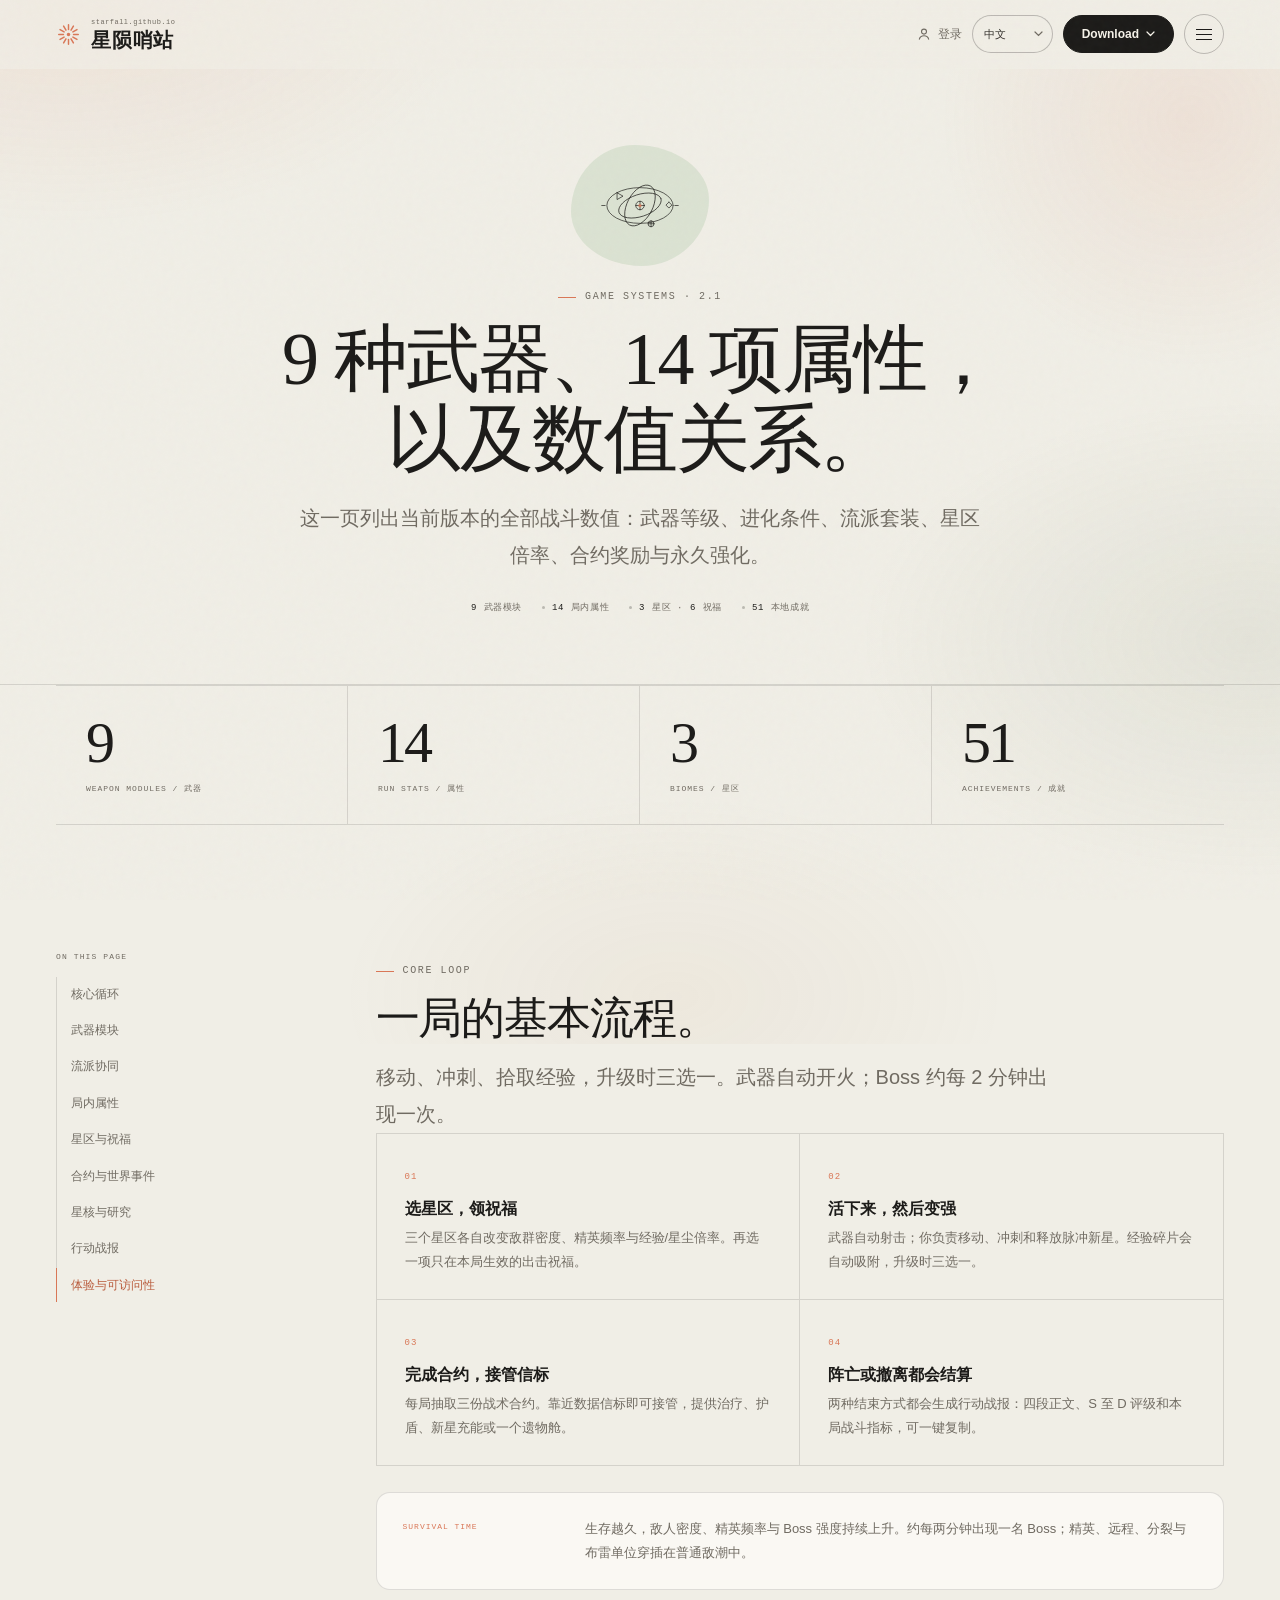
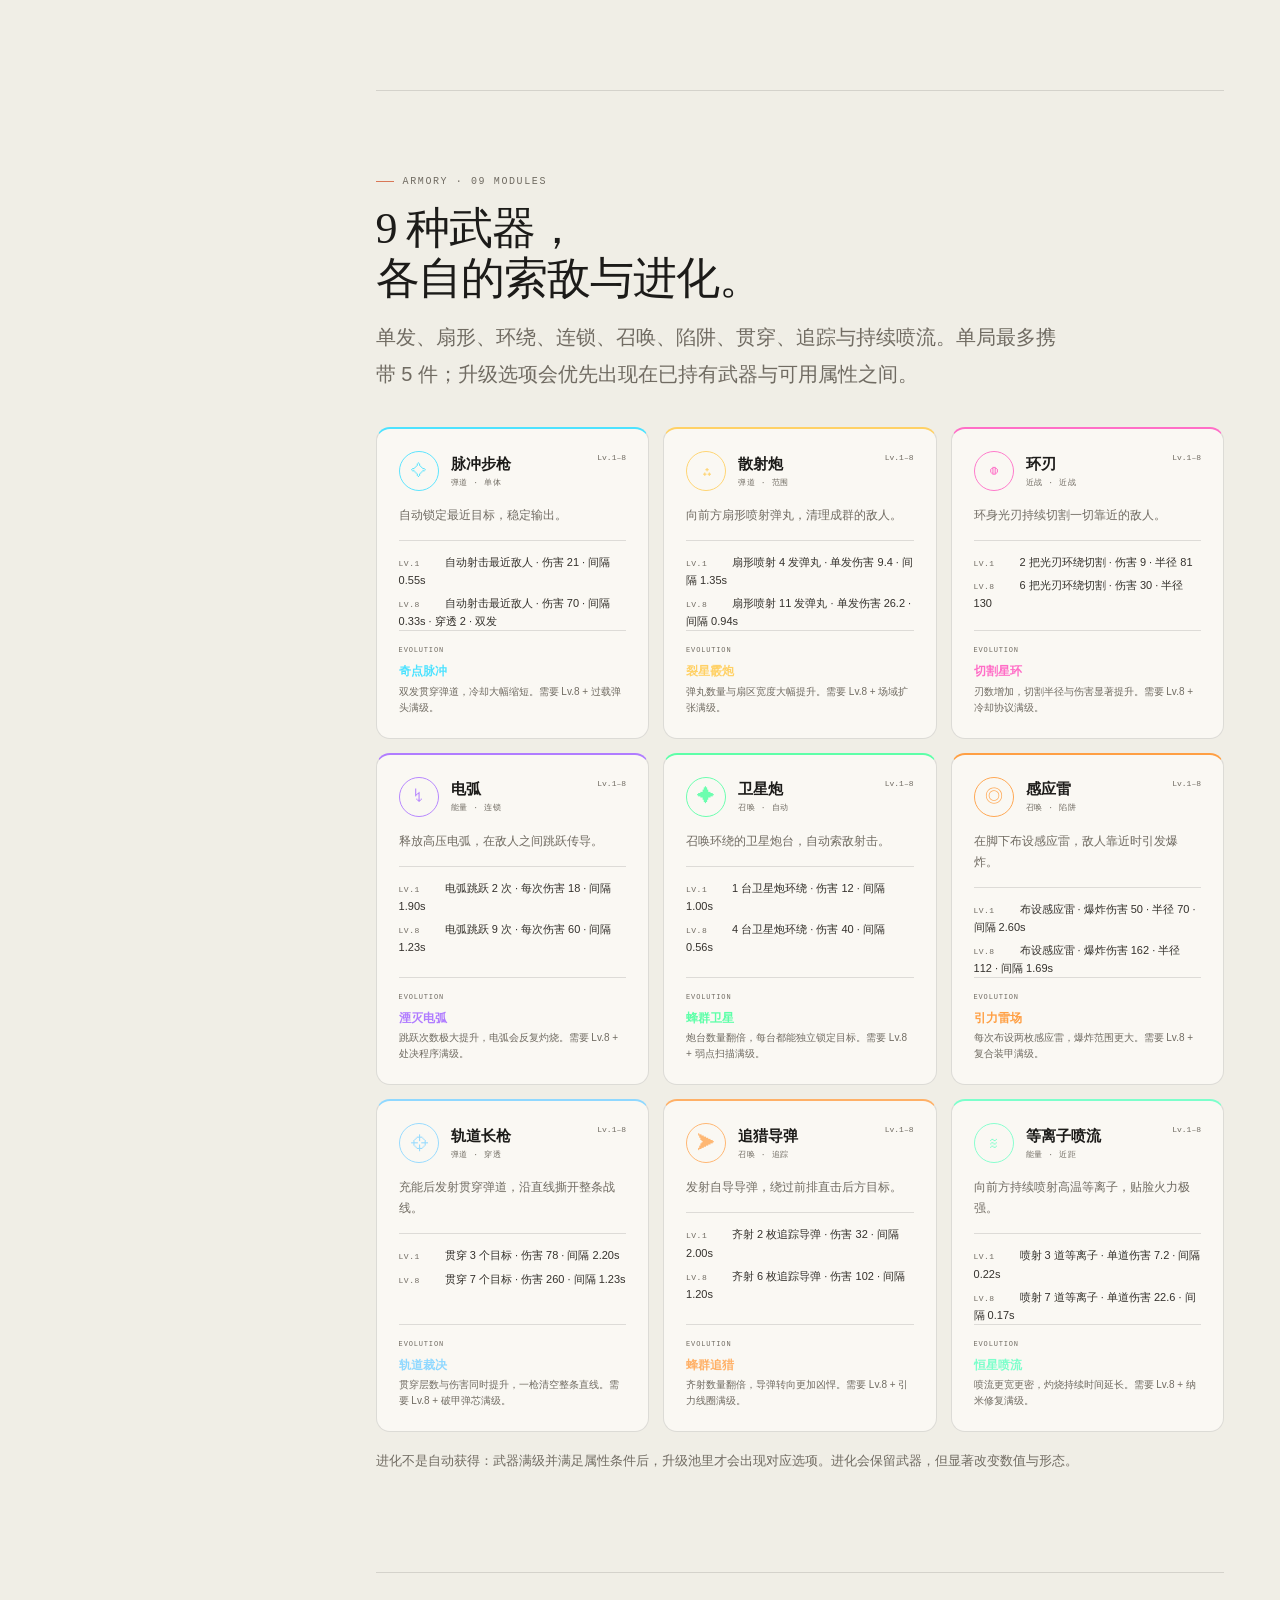
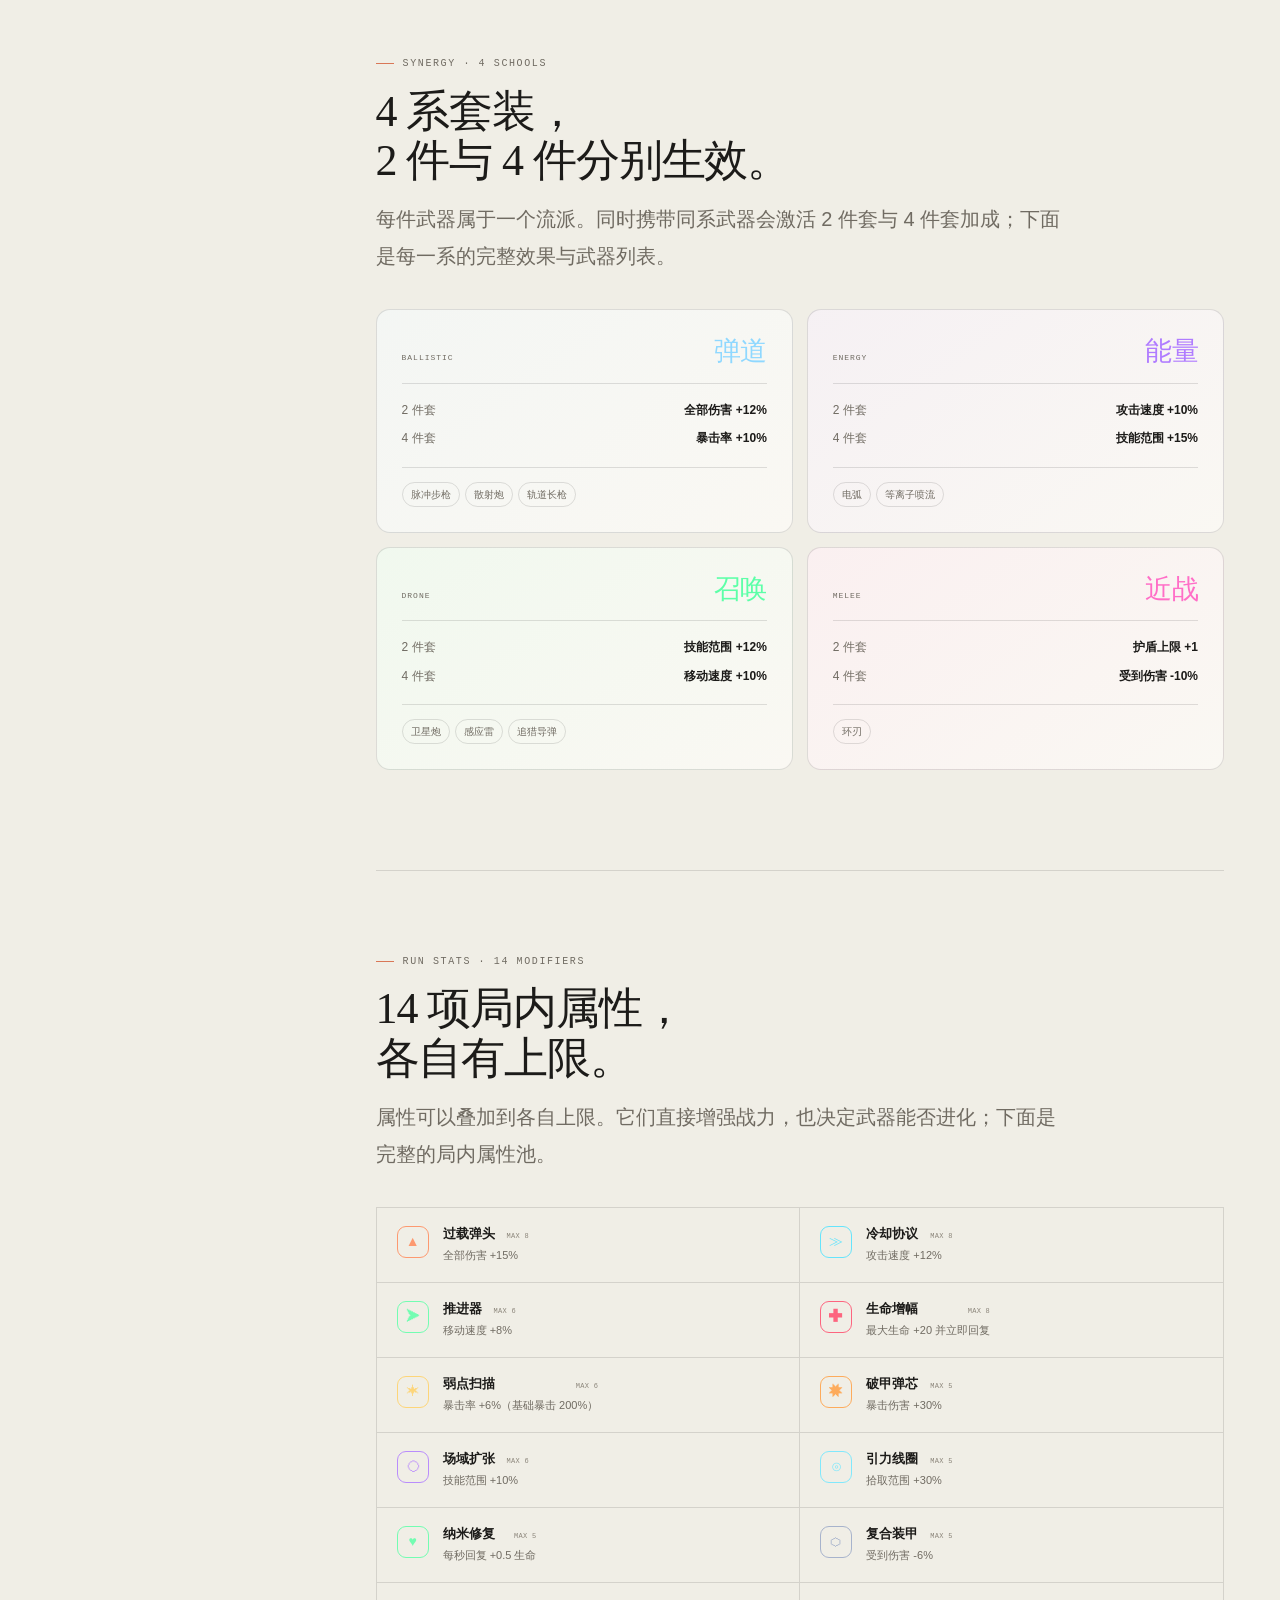
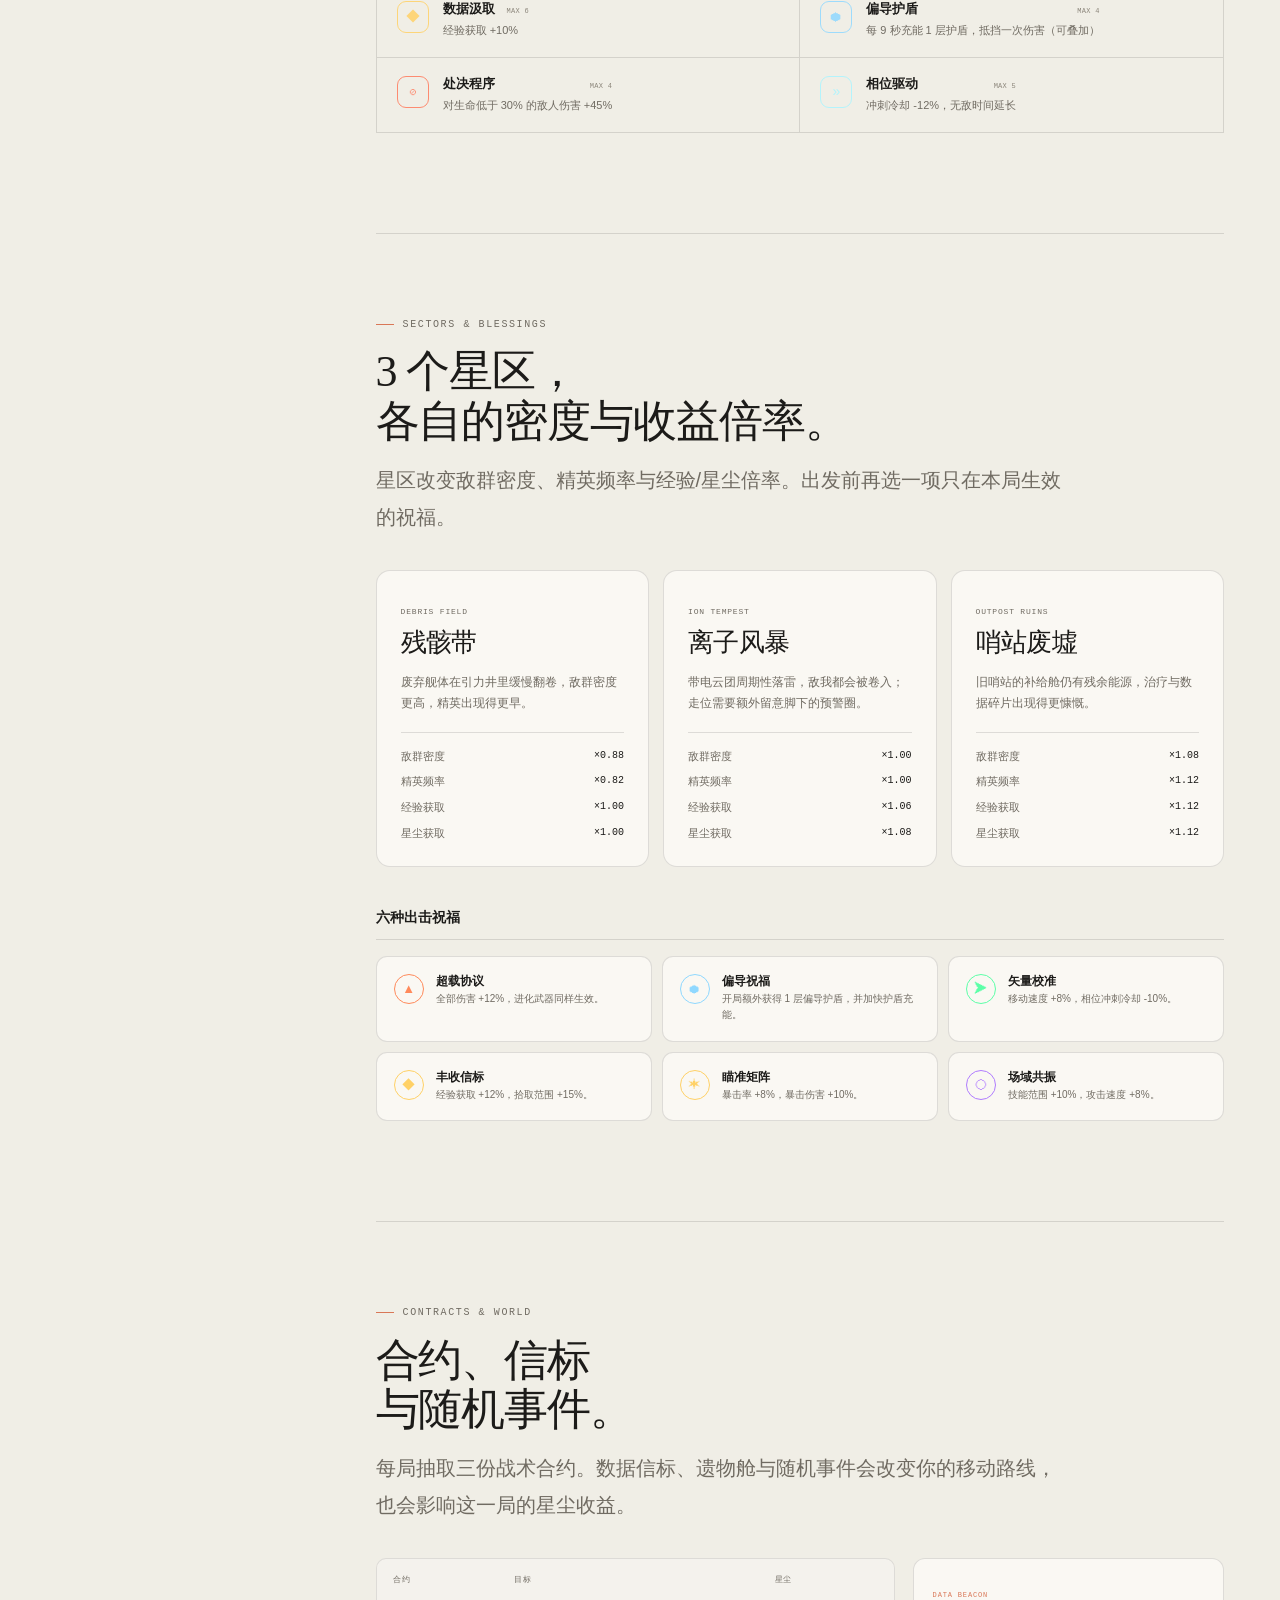
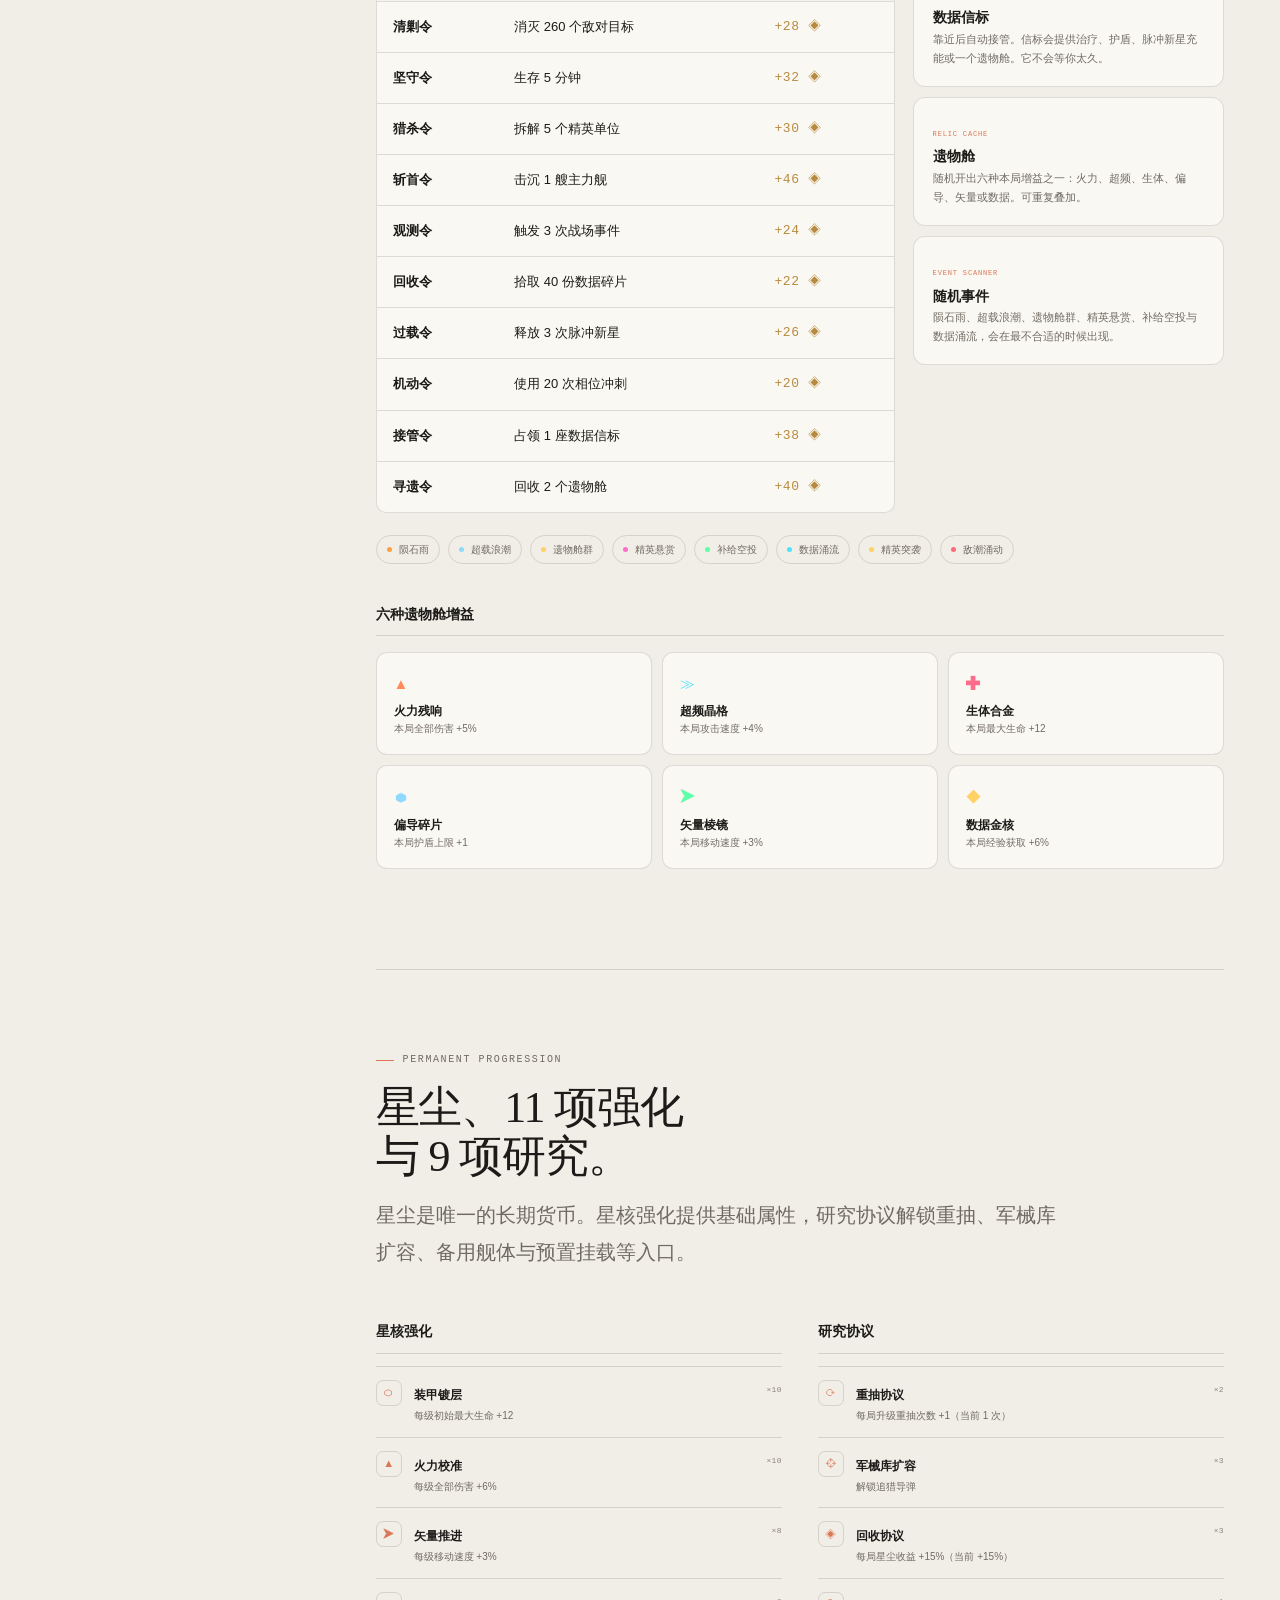
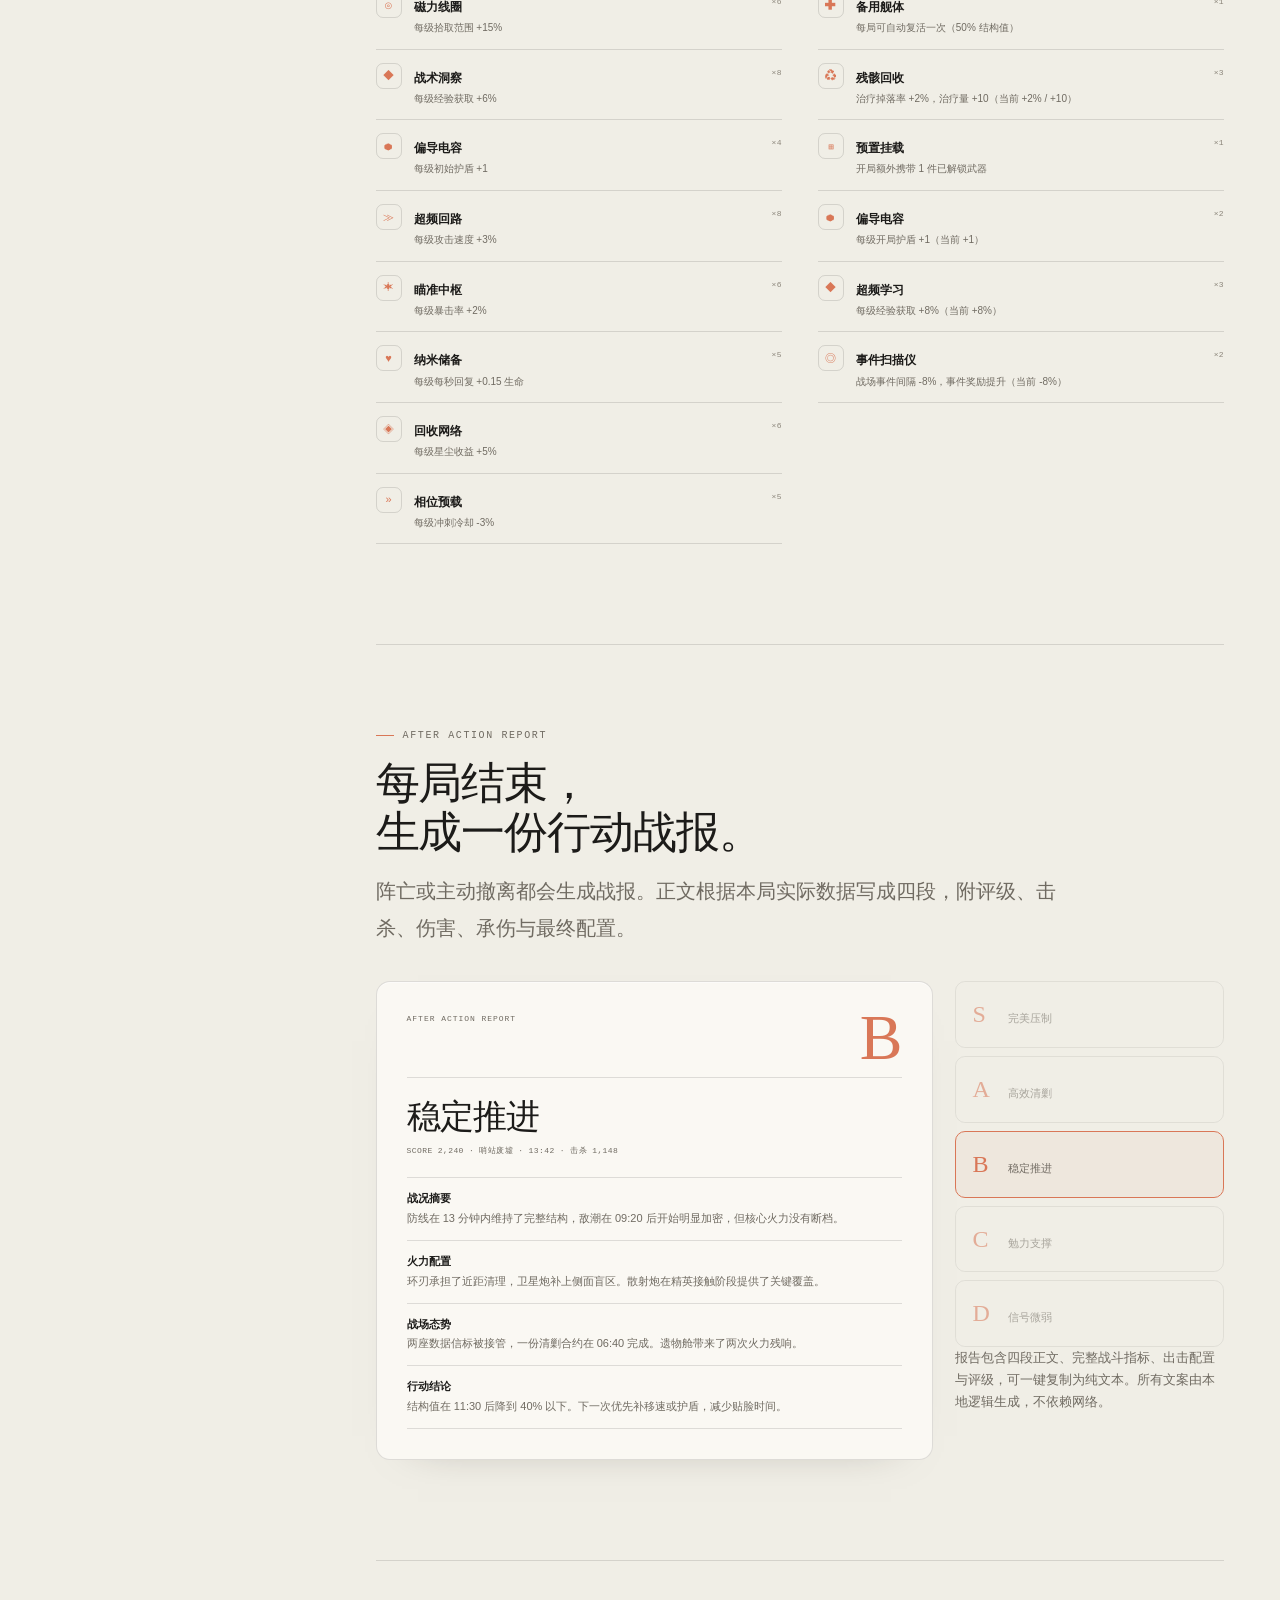
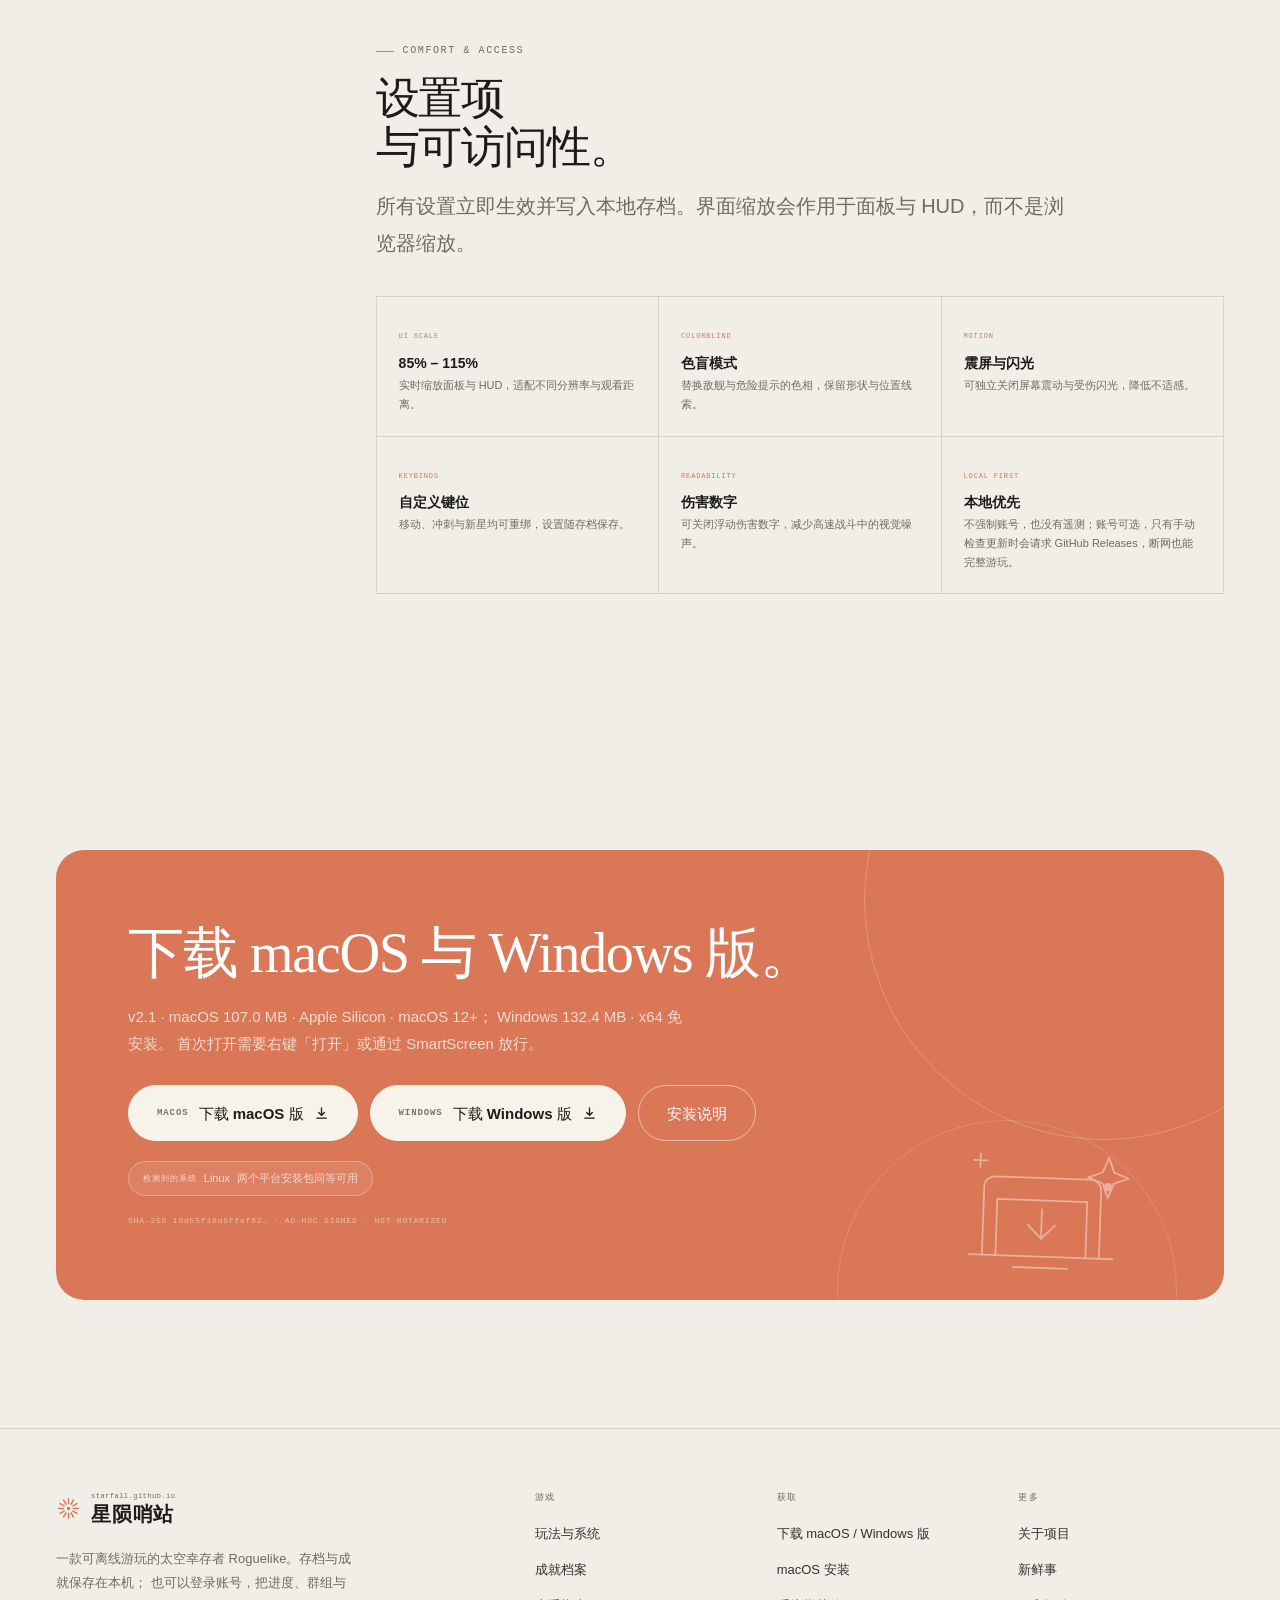
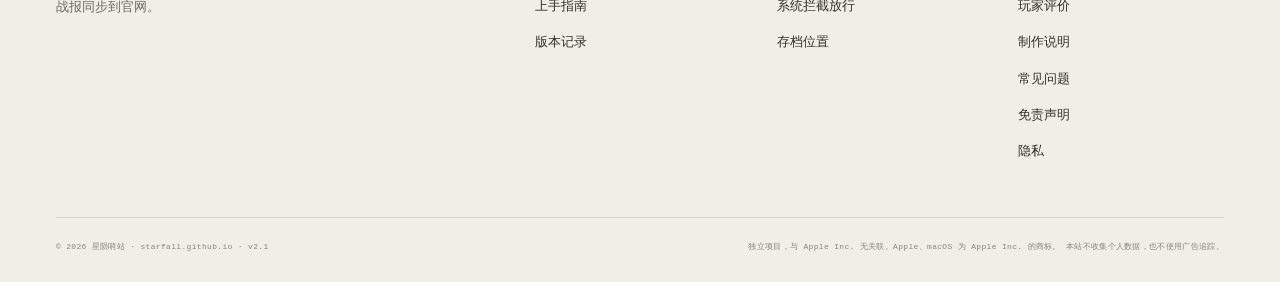
<file: features/index.html>
<!DOCTYPE html><html lang="zh-CN"> <head><meta charset="UTF-8"><meta name="viewport" content="width=device-width, initial-scale=1.0"><meta name="color-scheme" content="light"><meta name="theme-color" content="#f0eee6"><script>
      document.documentElement.classList.add('js')
      try {
        const supported = ['zh-CN', 'en', 'zh-TW', 'ja', 'fr', 'de', 'th', 'es']
        const query = new URLSearchParams(location.search).get('lang')
        const stored = localStorage.getItem('sf-lang')
        const lang = query || stored
        if (lang && lang !== 'zh-CN' && supported.includes(lang)) {
          document.documentElement.lang = lang
          document.documentElement.classList.add('i18n-pending')
        }
      } catch (error) {}
    </script><title>玩法与系统 · 星陨哨站</title><meta name="description" content="深入了解《星陨哨站》的九种武器、十四项属性、四系流派、三种星区、战术合约、星核强化与行动战报。"><link rel="canonical" href="https://luckbubby2014.github.io/features/"><link rel="icon" type="image/svg+xml" href="/favicon.svg"><link rel="apple-touch-icon" href="/images/app-icon.png"><meta property="og:type" content="website"><meta property="og:site_name" content="星陨哨站"><meta property="og:locale" content="zh_CN"><meta property="og:title" content="玩法与系统 · 星陨哨站"><meta property="og:description" content="深入了解《星陨哨站》的九种武器、十四项属性、四系流派、三种星区、战术合约、星核强化与行动战报。"><meta property="og:url" content="https://luckbubby2014.github.io/features/"><meta property="og:image" content="https://luckbubby2014.github.io/images/og.png"><meta property="og:image:width" content="1200"><meta property="og:image:height" content="630"><meta name="twitter:card" content="summary_large_image"><meta name="twitter:title" content="玩法与系统 · 星陨哨站"><meta name="twitter:description" content="深入了解《星陨哨站》的九种武器、十四项属性、四系流派、三种星区、战术合约、星核强化与行动战报。"><meta name="twitter:image" content="https://luckbubby2014.github.io/images/og.png"><script type="application/ld+json">{"@context":"https://schema.org","@type":"VideoGame","name":"星陨哨站","alternateName":"starfall.github.io","description":"《星陨哨站》是一款本地优先的太空幸存者 Roguelike，支持 macOS 与 Windows：武器自动开火，你控制舰船移动、冲刺和释放脉冲新星。单局 5–15 分钟，包含 9 种武器、14 项局内属性、3 个星区与 51 项本地成就。","genre":["Roguelike","Survivors-like","Shooter"],"gamePlatform":["macOS","Windows"],"operatingSystem":"macOS 12+, Windows 10+","applicationCategory":"GameApplication","softwareVersion":"2.1","inLanguage":"zh-CN","offers":{"@type":"Offer","price":"0","priceCurrency":"CNY"},"publisher":{"@type":"Organization","name":"starfall.github.io"}}</script><link rel="stylesheet" href="/_astro/about.BL5baXOC.css">
<link rel="stylesheet" href="/_astro/features.CF1Vsc1Q.css"></head> <body class> <div class="ambient" aria-hidden="true"></div> <div class="scroll-progress" aria-hidden="true"><i></i></div> <a class="skip-link" href="#main">跳到主要内容</a> <header class="site-header" id="site-header" data-astro-cid-ctg3m53h> <div class="wrap header-inner" data-astro-cid-ctg3m53h> <a class="brand " href="/" aria-label="星陨哨站 · 首页"> <svg class="brand-mark" width="22" height="22" viewBox="0 0 32 32" fill="none" aria-hidden="true"> <g stroke="currentColor" stroke-width="1.9" stroke-linecap="round"> <line x1="16" y1="3.5" x2="16" y2="9.5" transform="rotate(0 16 16)"></line><line x1="16" y1="3.5" x2="16" y2="9.5" transform="rotate(30 16 16)"></line><line x1="16" y1="3.5" x2="16" y2="9.5" transform="rotate(60 16 16)"></line><line x1="16" y1="3.5" x2="16" y2="9.5" transform="rotate(90 16 16)"></line><line x1="16" y1="3.5" x2="16" y2="9.5" transform="rotate(120 16 16)"></line><line x1="16" y1="3.5" x2="16" y2="9.5" transform="rotate(150 16 16)"></line><line x1="16" y1="3.5" x2="16" y2="9.5" transform="rotate(180 16 16)"></line><line x1="16" y1="3.5" x2="16" y2="9.5" transform="rotate(210 16 16)"></line><line x1="16" y1="3.5" x2="16" y2="9.5" transform="rotate(240 16 16)"></line><line x1="16" y1="3.5" x2="16" y2="9.5" transform="rotate(270 16 16)"></line><line x1="16" y1="3.5" x2="16" y2="9.5" transform="rotate(300 16 16)"></line><line x1="16" y1="3.5" x2="16" y2="9.5" transform="rotate(330 16 16)"></line> </g> <circle cx="16" cy="16" r="2.2" fill="currentColor"></circle> </svg> <span class="brand-word"> <span class="brand-en">starfall.github.io</span> <span class="brand-cn">星陨哨站</span> </span> </a> <nav class="site-nav" aria-label="主导航" data-astro-cid-ctg3m53h> <a href="/" data-astro-cid-ctg3m53h> 概览 </a><a href="/me" data-astro-cid-ctg3m53h> 飞行记录 </a><a href="/newsroom" data-astro-cid-ctg3m53h> 新鲜事 </a><a href="/group" data-astro-cid-ctg3m53h> 社区 </a><a href="/features" aria-current="page" data-astro-cid-ctg3m53h> 玩法 </a><a href="/achievements" data-astro-cid-ctg3m53h> 成就 </a><a href="/faq" data-astro-cid-ctg3m53h> 问答 </a><a href="/about" data-astro-cid-ctg3m53h> 关于 </a> </nav> <div class="header-actions" data-astro-cid-ctg3m53h> <a class="account-link" href="/account" data-account-link aria-label="账号" data-astro-cid-ctg3m53h> <svg viewBox="0 0 20 20" fill="none" aria-hidden="true" data-astro-cid-ctg3m53h> <circle cx="10" cy="7" r="3.1" stroke="currentColor" stroke-width="1.4" data-astro-cid-ctg3m53h></circle> <path d="M4.2 16.4c.7-2.7 3-4.2 5.8-4.2s5.1 1.5 5.8 4.2" stroke="currentColor" stroke-width="1.4" stroke-linecap="round" data-astro-cid-ctg3m53h></path> </svg> <span data-account-label data-astro-cid-ctg3m53h>登录</span> </a> <div class="lang-switch" data-astro-cid-ctg3m53h> <select id="lang-select" aria-label="语言 / Language" data-astro-cid-ctg3m53h> <option value="zh-CN" data-astro-cid-ctg3m53h>中文</option> <option value="en" data-astro-cid-ctg3m53h>English</option> <option value="zh-TW" data-astro-cid-ctg3m53h>繁體中文</option> <option value="ja" data-astro-cid-ctg3m53h>日本語</option> <option value="fr" data-astro-cid-ctg3m53h>Français</option> <option value="de" data-astro-cid-ctg3m53h>Deutsch</option> <option value="th" data-astro-cid-ctg3m53h>ไทย</option> <option value="es" data-astro-cid-ctg3m53h>Español</option> </select> </div> <div class="download-menu" id="download-menu" data-astro-cid-ctg3m53h> <button class="btn btn--sm download-trigger" type="button" aria-haspopup="true" aria-expanded="false" aria-controls="download-menu-panel" data-astro-cid-ctg3m53h>
Download
<svg class="download-chevron" width="9" height="6" viewBox="0 0 9 6" fill="none" aria-hidden="true" data-astro-cid-ctg3m53h> <path d="M1 1l3.5 3.5L8 1" stroke="currentColor" stroke-width="1.2" stroke-linecap="round" stroke-linejoin="round" data-astro-cid-ctg3m53h></path> </svg> </button> <div class="download-panel" id="download-menu-panel" role="menu" aria-label="Download" hidden data-astro-cid-ctg3m53h> <div class="download-detect" data-platform-detect hidden data-astro-cid-ctg3m53h> <span class="mono" data-astro-cid-ctg3m53h>YOUR SYSTEM</span> <b data-platform-name data-astro-cid-ctg3m53h>识别中…</b> </div> <a role="menuitem" href="https://github.com/luckbubby2014/luckbubby2014.github.io/releases/download/v2.1/starfall-outpost-2.1-arm64.dmg" download="星陨哨站-2.1-arm64.dmg" data-download-platform="macos" data-astro-cid-ctg3m53h> <span class="dp-platform" data-astro-cid-ctg3m53h>macOS</span> <span class="dp-meta" data-astro-cid-ctg3m53h>v2.1 · 107.0 MB</span> <span class="dp-chip" data-astro-cid-ctg3m53h>Apple Silicon · DMG</span> </a> <a role="menuitem" href="https://github.com/luckbubby2014/luckbubby2014.github.io/releases/download/v2.1/starfall-outpost-2.1-win-x64.zip" download="星陨哨站-2.1-win-x64.zip" data-download-platform="windows" data-astro-cid-ctg3m53h> <span class="dp-platform" data-astro-cid-ctg3m53h>Windows</span> <span class="dp-meta" data-astro-cid-ctg3m53h>v2.1 · 132.4 MB</span> <span class="dp-chip" data-astro-cid-ctg3m53h>x64 · ZIP</span> </a> <a class="dp-all" role="menuitem" href="/download" data-astro-cid-ctg3m53h>所有下载与安装说明 <span aria-hidden="true" data-astro-cid-ctg3m53h>→</span></a> </div> </div> <button class="nav-toggle" type="button" aria-expanded="false" aria-controls="mobile-nav" aria-label="打开菜单" data-astro-cid-ctg3m53h> <span data-astro-cid-ctg3m53h></span> </button> </div> </div> </header> <div class="nav-scrim" id="nav-scrim" hidden data-astro-cid-ctg3m53h></div> <aside class="mobile-nav" id="mobile-nav" role="dialog" aria-modal="true" aria-label="导航" aria-hidden="true" data-astro-cid-ctg3m53h> <div class="mobile-nav-head" data-astro-cid-ctg3m53h> <span class="mono" data-astro-cid-ctg3m53h>STARFALL OUTPOST</span> <button class="mobile-nav-close" type="button" aria-label="关闭菜单" data-astro-cid-ctg3m53h> <svg width="14" height="14" viewBox="0 0 14 14" fill="none" aria-hidden="true" data-astro-cid-ctg3m53h> <path d="M2 2l10 10M12 2L2 12" stroke="currentColor" stroke-width="1.5" stroke-linecap="round" data-astro-cid-ctg3m53h></path> </svg> </button> </div> <div class="mobile-nav-body" data-astro-cid-ctg3m53h> <div class="mobile-nav-detect" data-platform-detect hidden data-astro-cid-ctg3m53h> <span class="mono" data-astro-cid-ctg3m53h>检测到的系统</span> <b data-platform-name data-astro-cid-ctg3m53h>识别中…</b> <span class="mobile-nav-detect-note" data-astro-cid-ctg3m53h>两个平台安装包同等可用</span> </div> <div class="mobile-nav-downloads" data-astro-cid-ctg3m53h> <a class="btn" href="https://github.com/luckbubby2014/luckbubby2014.github.io/releases/download/v2.1/starfall-outpost-2.1-arm64.dmg" download="星陨哨站-2.1-arm64.dmg" data-download-platform="macos" data-astro-cid-ctg3m53h> <span class="mono" data-astro-cid-ctg3m53h>macOS</span>
下载 macOS 版
</a> <a class="btn" href="https://github.com/luckbubby2014/luckbubby2014.github.io/releases/download/v2.1/starfall-outpost-2.1-win-x64.zip" download="星陨哨站-2.1-win-x64.zip" data-download-platform="windows" data-astro-cid-ctg3m53h> <span class="mono" data-astro-cid-ctg3m53h>Windows</span>
下载 Windows 版
</a> </div> <nav class="mobile-nav-links" aria-label="导航" data-astro-cid-ctg3m53h> <a href="/" data-astro-cid-ctg3m53h> 概览 <span data-astro-cid-ctg3m53h>01</span> </a><a href="/me" data-astro-cid-ctg3m53h> 飞行记录 <span data-astro-cid-ctg3m53h>02</span> </a><a href="/newsroom" data-astro-cid-ctg3m53h> 新鲜事 <span data-astro-cid-ctg3m53h>03</span> </a><a href="/group" data-astro-cid-ctg3m53h> 社区 <span data-astro-cid-ctg3m53h>04</span> </a><a href="/features" aria-current="page" data-astro-cid-ctg3m53h> 玩法 <span data-astro-cid-ctg3m53h>05</span> </a><a href="/achievements" data-astro-cid-ctg3m53h> 成就 <span data-astro-cid-ctg3m53h>06</span> </a><a href="/guide" data-astro-cid-ctg3m53h> 指南 <span data-astro-cid-ctg3m53h>07</span> </a><a href="/changelog" data-astro-cid-ctg3m53h> 版本 <span data-astro-cid-ctg3m53h>08</span> </a><a href="/faq" data-astro-cid-ctg3m53h> 问答 <span data-astro-cid-ctg3m53h>09</span> </a><a href="/about" data-astro-cid-ctg3m53h> 关于 <span data-astro-cid-ctg3m53h>10</span> </a><a href="/download" data-astro-cid-ctg3m53h> 下载 <span data-astro-cid-ctg3m53h>11</span> </a> </nav> </div> <div class="mobile-nav-foot" data-astro-cid-ctg3m53h> <a class="mobile-nav-account" href="/account" data-account-link data-account-mobile data-astro-cid-ctg3m53h> <svg viewBox="0 0 20 20" fill="none" aria-hidden="true" data-astro-cid-ctg3m53h> <circle cx="10" cy="7" r="3.1" stroke="currentColor" stroke-width="1.4" data-astro-cid-ctg3m53h></circle> <path d="M4.2 16.4c.7-2.7 3-4.2 5.8-4.2s5.1 1.5 5.8 4.2" stroke="currentColor" stroke-width="1.4" stroke-linecap="round" data-astro-cid-ctg3m53h></path> </svg> <span data-account-label-mobile data-astro-cid-ctg3m53h>账号</span> </a> <a class="mobile-nav-guide" href="/download" data-astro-cid-ctg3m53h>所有下载与安装说明 <span aria-hidden="true" data-astro-cid-ctg3m53h>→</span></a> <div class="mobile-nav-meta" data-astro-cid-ctg3m53h> <span class="mono" data-astro-cid-ctg3m53h>V2.1 · MACOS + WINDOWS</span> <span data-astro-cid-ctg3m53h>离线优先 · 账号可选</span> </div> </div> </aside> <script type="module" src="/_astro/SiteHeader.astro_astro_type_script_index_0_lang.KUBXHaD1.js"></script>  <main id="main">  <header class="page-hero"> <div class="wrap page-hero-inner"> <div class="art-plate art-plate--sage page-hero-art"> <svg class="line-art line-art--weapons" viewBox="0 0 240 200" fill="none" aria-hidden="true"> <g class="art-lines" stroke="currentColor" stroke-width="1.6" stroke-linecap="round" stroke-linejoin="round">    <ellipse pathLength="1" style="--i:0" cx="120" cy="100" rx="78" ry="42"></ellipse> <ellipse pathLength="1" style="--i:1" cx="120" cy="100" rx="52" ry="26" transform="rotate(-18 120 100)"></ellipse> <ellipse pathLength="1" style="--i:2" cx="120" cy="100" rx="30" ry="52" transform="rotate(28 120 100)"></ellipse> <circle pathLength="1" style="--i:3" cx="120" cy="100" r="10"></circle> <path pathLength="1" style="--i:4" d="M120 90v20M110 100h20"></path> <path pathLength="1" style="--i:5" d="M188 92l7 7-7 7-7-7zM66 70l14 8-14 8z"></path> <circle pathLength="1" style="--i:6" cx="146" cy="143" r="7"></circle> <path pathLength="1" style="--i:7" d="M146 136v14M139 143h14M30 100h8M202 100h8"></path>         </g> <g class="art-accent">   <circle cx="120" cy="100" r="3.6"></circle>        </g> </svg> </div> <div class="eyebrow">GAME SYSTEMS · 2.1</div> <h1>9 种武器、14 项属性，<br />以及数值关系。</h1> <p class="lede">这一页列出当前版本的全部战斗数值：武器等级、进化条件、流派套装、星区倍率、合约奖励与永久强化。</p> <div class="page-hero-meta"> <span><b>9</b> 武器模块</span><span><b>14</b> 局内属性</span><span><b>3</b> 星区 · <b>6</b> 祝福</span><span><b>51</b> 本地成就</span> </div> </div> </header> <div class="wrap" data-astro-cid-fsswmxcn> <div class="stat-band" aria-label="系统规模" data-astro-cid-fsswmxcn> <div class="stat-cell" data-astro-cid-fsswmxcn><b data-astro-cid-fsswmxcn>9</b><span data-astro-cid-fsswmxcn>WEAPON MODULES / 武器</span></div> <div class="stat-cell" data-astro-cid-fsswmxcn><b data-astro-cid-fsswmxcn>14</b><span data-astro-cid-fsswmxcn>RUN STATS / 属性</span></div> <div class="stat-cell" data-astro-cid-fsswmxcn><b data-astro-cid-fsswmxcn>3</b><span data-astro-cid-fsswmxcn>BIOMES / 星区</span></div> <div class="stat-cell" data-astro-cid-fsswmxcn><b data-astro-cid-fsswmxcn>51</b><span data-astro-cid-fsswmxcn>ACHIEVEMENTS / 成就</span></div> </div> </div> <div class="wrap section" data-astro-cid-fsswmxcn> <div class="toc-layout" data-astro-cid-fsswmxcn> <aside class="toc" aria-label="本页目录" data-astro-cid-fsswmxcn> <h2 data-astro-cid-fsswmxcn>ON THIS PAGE</h2> <ul data-astro-cid-fsswmxcn> <li data-astro-cid-fsswmxcn><a href="#loop" data-astro-cid-fsswmxcn>核心循环</a></li><li data-astro-cid-fsswmxcn><a href="#weapons" data-astro-cid-fsswmxcn>武器模块</a></li><li data-astro-cid-fsswmxcn><a href="#schools" data-astro-cid-fsswmxcn>流派协同</a></li><li data-astro-cid-fsswmxcn><a href="#stats" data-astro-cid-fsswmxcn>局内属性</a></li><li data-astro-cid-fsswmxcn><a href="#world" data-astro-cid-fsswmxcn>星区与祝福</a></li><li data-astro-cid-fsswmxcn><a href="#contracts" data-astro-cid-fsswmxcn>合约与世界事件</a></li><li data-astro-cid-fsswmxcn><a href="#meta" data-astro-cid-fsswmxcn>星核与研究</a></li><li data-astro-cid-fsswmxcn><a href="#report" data-astro-cid-fsswmxcn>行动战报</a></li><li data-astro-cid-fsswmxcn><a href="#access" data-astro-cid-fsswmxcn>体验与可访问性</a></li> </ul> </aside> <div data-astro-cid-fsswmxcn> <section class="prose-section" id="loop" data-astro-cid-fsswmxcn> <div class="eyebrow" data-astro-cid-fsswmxcn>CORE LOOP</div> <h2 style="margin-top:14px" data-astro-cid-fsswmxcn>一局的基本流程。</h2> <p class="lede" style="margin-top:16px" data-astro-cid-fsswmxcn>
移动、冲刺、拾取经验，升级时三选一。武器自动开火；Boss 约每 2 分钟出现一次。
</p> <div class="loop-grid" data-astro-cid-fsswmxcn> <article data-astro-cid-fsswmxcn> <span class="mono" data-astro-cid-fsswmxcn>01</span> <h3 data-astro-cid-fsswmxcn>选星区，领祝福</h3> <p data-astro-cid-fsswmxcn>三个星区各自改变敌群密度、精英频率与经验/星尘倍率。再选一项只在本局生效的出击祝福。</p> </article><article data-astro-cid-fsswmxcn> <span class="mono" data-astro-cid-fsswmxcn>02</span> <h3 data-astro-cid-fsswmxcn>活下来，然后变强</h3> <p data-astro-cid-fsswmxcn>武器自动射击；你负责移动、冲刺和释放脉冲新星。经验碎片会自动吸附，升级时三选一。</p> </article><article data-astro-cid-fsswmxcn> <span class="mono" data-astro-cid-fsswmxcn>03</span> <h3 data-astro-cid-fsswmxcn>完成合约，接管信标</h3> <p data-astro-cid-fsswmxcn>每局抽取三份战术合约。靠近数据信标即可接管，提供治疗、护盾、新星充能或一个遗物舱。</p> </article><article data-astro-cid-fsswmxcn> <span class="mono" data-astro-cid-fsswmxcn>04</span> <h3 data-astro-cid-fsswmxcn>阵亡或撤离都会结算</h3> <p data-astro-cid-fsswmxcn>两种结束方式都会生成行动战报：四段正文、S 至 D 评级和本局战斗指标，可一键复制。</p> </article> </div> <div class="loop-note" data-astro-cid-fsswmxcn> <span class="mono" data-astro-cid-fsswmxcn>SURVIVAL TIME</span> <p data-astro-cid-fsswmxcn>生存越久，敌人密度、精英频率与 Boss 强度持续上升。约每两分钟出现一名 Boss；精英、远程、分裂与布雷单位穿插在普通敌潮中。</p> </div> </section> <section class="prose-section" id="weapons" data-astro-cid-fsswmxcn> <div class="eyebrow" data-astro-cid-fsswmxcn>ARMORY · 09 MODULES</div> <h2 style="margin-top:14px" data-astro-cid-fsswmxcn>9 种武器，<br data-astro-cid-fsswmxcn>各自的索敌与进化。</h2> <p class="lede" style="margin-top:16px" data-astro-cid-fsswmxcn>
单发、扇形、环绕、连锁、召唤、陷阱、贯穿、追踪与持续喷流。单局最多携带 5 件；升级选项会优先出现在已持有武器与可用属性之间。
</p> <div class="weapon-grid" data-astro-cid-fsswmxcn> <article class="weapon-card" style="--wc:#4de2ff" data-astro-cid-fsswmxcn> <div class="weapon-card-head" data-astro-cid-fsswmxcn> <span class="weapon-icon" style="color:#4de2ff" data-astro-cid-fsswmxcn>⟡</span> <div data-astro-cid-fsswmxcn> <h3 data-astro-cid-fsswmxcn>脉冲步枪</h3> <span class="mono" data-astro-cid-fsswmxcn>弹道 · 单体</span> </div> <span class="weapon-level" data-astro-cid-fsswmxcn>Lv.1–8</span> </div> <p class="weapon-blurb" data-astro-cid-fsswmxcn>自动锁定最近目标，稳定输出。</p> <div class="weapon-stats" data-astro-cid-fsswmxcn> <span data-astro-cid-fsswmxcn><em data-astro-cid-fsswmxcn>LV.1</em>自动射击最近敌人 · 伤害 21 · 间隔 0.55s</span> <span data-astro-cid-fsswmxcn><em data-astro-cid-fsswmxcn>LV.8</em>自动射击最近敌人 · 伤害 70 · 间隔 0.33s · 穿透 2 · 双发</span> </div> <div class="weapon-evolve" data-astro-cid-fsswmxcn> <span class="mono" data-astro-cid-fsswmxcn>EVOLUTION</span> <b data-astro-cid-fsswmxcn>奇点脉冲</b> <p data-astro-cid-fsswmxcn>双发贯穿弹道，冷却大幅缩短。需要 Lv.8 + 过载弹头满级。</p> </div> </article><article class="weapon-card" style="--wc:#ffd166" data-astro-cid-fsswmxcn> <div class="weapon-card-head" data-astro-cid-fsswmxcn> <span class="weapon-icon" style="color:#ffd166" data-astro-cid-fsswmxcn>⁂</span> <div data-astro-cid-fsswmxcn> <h3 data-astro-cid-fsswmxcn>散射炮</h3> <span class="mono" data-astro-cid-fsswmxcn>弹道 · 范围</span> </div> <span class="weapon-level" data-astro-cid-fsswmxcn>Lv.1–8</span> </div> <p class="weapon-blurb" data-astro-cid-fsswmxcn>向前方扇形喷射弹丸，清理成群的敌人。</p> <div class="weapon-stats" data-astro-cid-fsswmxcn> <span data-astro-cid-fsswmxcn><em data-astro-cid-fsswmxcn>LV.1</em>扇形喷射 4 发弹丸 · 单发伤害 9.4 · 间隔 1.35s</span> <span data-astro-cid-fsswmxcn><em data-astro-cid-fsswmxcn>LV.8</em>扇形喷射 11 发弹丸 · 单发伤害 26.2 · 间隔 0.94s</span> </div> <div class="weapon-evolve" data-astro-cid-fsswmxcn> <span class="mono" data-astro-cid-fsswmxcn>EVOLUTION</span> <b data-astro-cid-fsswmxcn>裂星霰炮</b> <p data-astro-cid-fsswmxcn>弹丸数量与扇区宽度大幅提升。需要 Lv.8 + 场域扩张满级。</p> </div> </article><article class="weapon-card" style="--wc:#ff6ec7" data-astro-cid-fsswmxcn> <div class="weapon-card-head" data-astro-cid-fsswmxcn> <span class="weapon-icon" style="color:#ff6ec7" data-astro-cid-fsswmxcn>◍</span> <div data-astro-cid-fsswmxcn> <h3 data-astro-cid-fsswmxcn>环刃</h3> <span class="mono" data-astro-cid-fsswmxcn>近战 · 近战</span> </div> <span class="weapon-level" data-astro-cid-fsswmxcn>Lv.1–8</span> </div> <p class="weapon-blurb" data-astro-cid-fsswmxcn>环身光刃持续切割一切靠近的敌人。</p> <div class="weapon-stats" data-astro-cid-fsswmxcn> <span data-astro-cid-fsswmxcn><em data-astro-cid-fsswmxcn>LV.1</em>2 把光刃环绕切割 · 伤害 9 · 半径 81</span> <span data-astro-cid-fsswmxcn><em data-astro-cid-fsswmxcn>LV.8</em>6 把光刃环绕切割 · 伤害 30 · 半径 130</span> </div> <div class="weapon-evolve" data-astro-cid-fsswmxcn> <span class="mono" data-astro-cid-fsswmxcn>EVOLUTION</span> <b data-astro-cid-fsswmxcn>切割星环</b> <p data-astro-cid-fsswmxcn>刃数增加，切割半径与伤害显著提升。需要 Lv.8 + 冷却协议满级。</p> </div> </article><article class="weapon-card" style="--wc:#b07cff" data-astro-cid-fsswmxcn> <div class="weapon-card-head" data-astro-cid-fsswmxcn> <span class="weapon-icon" style="color:#b07cff" data-astro-cid-fsswmxcn>↯</span> <div data-astro-cid-fsswmxcn> <h3 data-astro-cid-fsswmxcn>电弧</h3> <span class="mono" data-astro-cid-fsswmxcn>能量 · 连锁</span> </div> <span class="weapon-level" data-astro-cid-fsswmxcn>Lv.1–8</span> </div> <p class="weapon-blurb" data-astro-cid-fsswmxcn>释放高压电弧，在敌人之间跳跃传导。</p> <div class="weapon-stats" data-astro-cid-fsswmxcn> <span data-astro-cid-fsswmxcn><em data-astro-cid-fsswmxcn>LV.1</em>电弧跳跃 2 次 · 每次伤害 18 · 间隔 1.90s</span> <span data-astro-cid-fsswmxcn><em data-astro-cid-fsswmxcn>LV.8</em>电弧跳跃 9 次 · 每次伤害 60 · 间隔 1.23s</span> </div> <div class="weapon-evolve" data-astro-cid-fsswmxcn> <span class="mono" data-astro-cid-fsswmxcn>EVOLUTION</span> <b data-astro-cid-fsswmxcn>湮灭电弧</b> <p data-astro-cid-fsswmxcn>跳跃次数极大提升，电弧会反复灼烧。需要 Lv.8 + 处决程序满级。</p> </div> </article><article class="weapon-card" style="--wc:#5dffa8" data-astro-cid-fsswmxcn> <div class="weapon-card-head" data-astro-cid-fsswmxcn> <span class="weapon-icon" style="color:#5dffa8" data-astro-cid-fsswmxcn>✦</span> <div data-astro-cid-fsswmxcn> <h3 data-astro-cid-fsswmxcn>卫星炮</h3> <span class="mono" data-astro-cid-fsswmxcn>召唤 · 自动</span> </div> <span class="weapon-level" data-astro-cid-fsswmxcn>Lv.1–8</span> </div> <p class="weapon-blurb" data-astro-cid-fsswmxcn>召唤环绕的卫星炮台，自动索敌射击。</p> <div class="weapon-stats" data-astro-cid-fsswmxcn> <span data-astro-cid-fsswmxcn><em data-astro-cid-fsswmxcn>LV.1</em>1 台卫星炮环绕 · 伤害 12 · 间隔 1.00s</span> <span data-astro-cid-fsswmxcn><em data-astro-cid-fsswmxcn>LV.8</em>4 台卫星炮环绕 · 伤害 40 · 间隔 0.56s</span> </div> <div class="weapon-evolve" data-astro-cid-fsswmxcn> <span class="mono" data-astro-cid-fsswmxcn>EVOLUTION</span> <b data-astro-cid-fsswmxcn>蜂群卫星</b> <p data-astro-cid-fsswmxcn>炮台数量翻倍，每台都能独立锁定目标。需要 Lv.8 + 弱点扫描满级。</p> </div> </article><article class="weapon-card" style="--wc:#ff9f43" data-astro-cid-fsswmxcn> <div class="weapon-card-head" data-astro-cid-fsswmxcn> <span class="weapon-icon" style="color:#ff9f43" data-astro-cid-fsswmxcn>◎</span> <div data-astro-cid-fsswmxcn> <h3 data-astro-cid-fsswmxcn>感应雷</h3> <span class="mono" data-astro-cid-fsswmxcn>召唤 · 陷阱</span> </div> <span class="weapon-level" data-astro-cid-fsswmxcn>Lv.1–8</span> </div> <p class="weapon-blurb" data-astro-cid-fsswmxcn>在脚下布设感应雷，敌人靠近时引发爆炸。</p> <div class="weapon-stats" data-astro-cid-fsswmxcn> <span data-astro-cid-fsswmxcn><em data-astro-cid-fsswmxcn>LV.1</em>布设感应雷 · 爆炸伤害 50 · 半径 70 · 间隔 2.60s</span> <span data-astro-cid-fsswmxcn><em data-astro-cid-fsswmxcn>LV.8</em>布设感应雷 · 爆炸伤害 162 · 半径 112 · 间隔 1.69s</span> </div> <div class="weapon-evolve" data-astro-cid-fsswmxcn> <span class="mono" data-astro-cid-fsswmxcn>EVOLUTION</span> <b data-astro-cid-fsswmxcn>引力雷场</b> <p data-astro-cid-fsswmxcn>每次布设两枚感应雷，爆炸范围更大。需要 Lv.8 + 复合装甲满级。</p> </div> </article><article class="weapon-card" style="--wc:#8fd8ff" data-astro-cid-fsswmxcn> <div class="weapon-card-head" data-astro-cid-fsswmxcn> <span class="weapon-icon" style="color:#8fd8ff" data-astro-cid-fsswmxcn>⌖</span> <div data-astro-cid-fsswmxcn> <h3 data-astro-cid-fsswmxcn>轨道长枪</h3> <span class="mono" data-astro-cid-fsswmxcn>弹道 · 穿透</span> </div> <span class="weapon-level" data-astro-cid-fsswmxcn>Lv.1–8</span> </div> <p class="weapon-blurb" data-astro-cid-fsswmxcn>充能后发射贯穿弹道，沿直线撕开整条战线。</p> <div class="weapon-stats" data-astro-cid-fsswmxcn> <span data-astro-cid-fsswmxcn><em data-astro-cid-fsswmxcn>LV.1</em>贯穿 3 个目标 · 伤害 78 · 间隔 2.20s</span> <span data-astro-cid-fsswmxcn><em data-astro-cid-fsswmxcn>LV.8</em>贯穿 7 个目标 · 伤害 260 · 间隔 1.23s</span> </div> <div class="weapon-evolve" data-astro-cid-fsswmxcn> <span class="mono" data-astro-cid-fsswmxcn>EVOLUTION</span> <b data-astro-cid-fsswmxcn>轨道裁决</b> <p data-astro-cid-fsswmxcn>贯穿层数与伤害同时提升，一枪清空整条直线。需要 Lv.8 + 破甲弹芯满级。</p> </div> </article><article class="weapon-card" style="--wc:#ffb066" data-astro-cid-fsswmxcn> <div class="weapon-card-head" data-astro-cid-fsswmxcn> <span class="weapon-icon" style="color:#ffb066" data-astro-cid-fsswmxcn>➤</span> <div data-astro-cid-fsswmxcn> <h3 data-astro-cid-fsswmxcn>追猎导弹</h3> <span class="mono" data-astro-cid-fsswmxcn>召唤 · 追踪</span> </div> <span class="weapon-level" data-astro-cid-fsswmxcn>Lv.1–8</span> </div> <p class="weapon-blurb" data-astro-cid-fsswmxcn>发射自导导弹，绕过前排直击后方目标。</p> <div class="weapon-stats" data-astro-cid-fsswmxcn> <span data-astro-cid-fsswmxcn><em data-astro-cid-fsswmxcn>LV.1</em>齐射 2 枚追踪导弹 · 伤害 32 · 间隔 2.00s</span> <span data-astro-cid-fsswmxcn><em data-astro-cid-fsswmxcn>LV.8</em>齐射 6 枚追踪导弹 · 伤害 102 · 间隔 1.20s</span> </div> <div class="weapon-evolve" data-astro-cid-fsswmxcn> <span class="mono" data-astro-cid-fsswmxcn>EVOLUTION</span> <b data-astro-cid-fsswmxcn>蜂群追猎</b> <p data-astro-cid-fsswmxcn>齐射数量翻倍，导弹转向更加凶悍。需要 Lv.8 + 引力线圈满级。</p> </div> </article><article class="weapon-card" style="--wc:#7cffcb" data-astro-cid-fsswmxcn> <div class="weapon-card-head" data-astro-cid-fsswmxcn> <span class="weapon-icon" style="color:#7cffcb" data-astro-cid-fsswmxcn>≋</span> <div data-astro-cid-fsswmxcn> <h3 data-astro-cid-fsswmxcn>等离子喷流</h3> <span class="mono" data-astro-cid-fsswmxcn>能量 · 近距</span> </div> <span class="weapon-level" data-astro-cid-fsswmxcn>Lv.1–8</span> </div> <p class="weapon-blurb" data-astro-cid-fsswmxcn>向前方持续喷射高温等离子，贴脸火力极强。</p> <div class="weapon-stats" data-astro-cid-fsswmxcn> <span data-astro-cid-fsswmxcn><em data-astro-cid-fsswmxcn>LV.1</em>喷射 3 道等离子 · 单道伤害 7.2 · 间隔 0.22s</span> <span data-astro-cid-fsswmxcn><em data-astro-cid-fsswmxcn>LV.8</em>喷射 7 道等离子 · 单道伤害 22.6 · 间隔 0.17s</span> </div> <div class="weapon-evolve" data-astro-cid-fsswmxcn> <span class="mono" data-astro-cid-fsswmxcn>EVOLUTION</span> <b data-astro-cid-fsswmxcn>恒星喷流</b> <p data-astro-cid-fsswmxcn>喷流更宽更密，灼烧持续时间延长。需要 Lv.8 + 纳米修复满级。</p> </div> </article> </div> <p class="small" style="margin-top:18px" data-astro-cid-fsswmxcn>
进化不是自动获得：武器满级并满足属性条件后，升级池里才会出现对应选项。进化会保留武器，但显著改变数值与形态。
</p> </section> <section class="prose-section" id="schools" data-astro-cid-fsswmxcn> <div class="eyebrow" data-astro-cid-fsswmxcn>SYNERGY · 4 SCHOOLS</div> <h2 style="margin-top:14px" data-astro-cid-fsswmxcn>4 系套装，<br data-astro-cid-fsswmxcn>2 件与 4 件分别生效。</h2> <p class="lede" style="margin-top:16px" data-astro-cid-fsswmxcn>
每件武器属于一个流派。同时携带同系武器会激活 2 件套与 4 件套加成；下面是每一系的完整效果与武器列表。
</p> <div class="school-grid" data-astro-cid-fsswmxcn> <article class="school-card" style="--sc:#8fd8ff" data-astro-cid-fsswmxcn> <div class="school-head" data-astro-cid-fsswmxcn> <span class="mono" data-astro-cid-fsswmxcn>BALLISTIC</span> <h3 data-astro-cid-fsswmxcn>弹道</h3> </div> <ul data-astro-cid-fsswmxcn> <li data-astro-cid-fsswmxcn><span data-astro-cid-fsswmxcn>2 件套</span><b data-astro-cid-fsswmxcn>全部伤害 +12%</b></li> <li data-astro-cid-fsswmxcn><span data-astro-cid-fsswmxcn>4 件套</span><b data-astro-cid-fsswmxcn>暴击率 +10%</b></li> </ul> <div class="school-weapons" data-astro-cid-fsswmxcn> <span data-astro-cid-fsswmxcn>脉冲步枪</span><span data-astro-cid-fsswmxcn>散射炮</span><span data-astro-cid-fsswmxcn>轨道长枪</span> </div> </article><article class="school-card" style="--sc:#b07cff" data-astro-cid-fsswmxcn> <div class="school-head" data-astro-cid-fsswmxcn> <span class="mono" data-astro-cid-fsswmxcn>ENERGY</span> <h3 data-astro-cid-fsswmxcn>能量</h3> </div> <ul data-astro-cid-fsswmxcn> <li data-astro-cid-fsswmxcn><span data-astro-cid-fsswmxcn>2 件套</span><b data-astro-cid-fsswmxcn>攻击速度 +10%</b></li> <li data-astro-cid-fsswmxcn><span data-astro-cid-fsswmxcn>4 件套</span><b data-astro-cid-fsswmxcn>技能范围 +15%</b></li> </ul> <div class="school-weapons" data-astro-cid-fsswmxcn> <span data-astro-cid-fsswmxcn>电弧</span><span data-astro-cid-fsswmxcn>等离子喷流</span> </div> </article><article class="school-card" style="--sc:#5dffa8" data-astro-cid-fsswmxcn> <div class="school-head" data-astro-cid-fsswmxcn> <span class="mono" data-astro-cid-fsswmxcn>DRONE</span> <h3 data-astro-cid-fsswmxcn>召唤</h3> </div> <ul data-astro-cid-fsswmxcn> <li data-astro-cid-fsswmxcn><span data-astro-cid-fsswmxcn>2 件套</span><b data-astro-cid-fsswmxcn>技能范围 +12%</b></li> <li data-astro-cid-fsswmxcn><span data-astro-cid-fsswmxcn>4 件套</span><b data-astro-cid-fsswmxcn>移动速度 +10%</b></li> </ul> <div class="school-weapons" data-astro-cid-fsswmxcn> <span data-astro-cid-fsswmxcn>卫星炮</span><span data-astro-cid-fsswmxcn>感应雷</span><span data-astro-cid-fsswmxcn>追猎导弹</span> </div> </article><article class="school-card" style="--sc:#ff6ec7" data-astro-cid-fsswmxcn> <div class="school-head" data-astro-cid-fsswmxcn> <span class="mono" data-astro-cid-fsswmxcn>MELEE</span> <h3 data-astro-cid-fsswmxcn>近战</h3> </div> <ul data-astro-cid-fsswmxcn> <li data-astro-cid-fsswmxcn><span data-astro-cid-fsswmxcn>2 件套</span><b data-astro-cid-fsswmxcn>护盾上限 +1</b></li> <li data-astro-cid-fsswmxcn><span data-astro-cid-fsswmxcn>4 件套</span><b data-astro-cid-fsswmxcn>受到伤害 -10%</b></li> </ul> <div class="school-weapons" data-astro-cid-fsswmxcn> <span data-astro-cid-fsswmxcn>环刃</span> </div> </article> </div> </section> <section class="prose-section" id="stats" data-astro-cid-fsswmxcn> <div class="eyebrow" data-astro-cid-fsswmxcn>RUN STATS · 14 MODIFIERS</div> <h2 style="margin-top:14px" data-astro-cid-fsswmxcn>14 项局内属性，<br data-astro-cid-fsswmxcn>各自有上限。</h2> <p class="lede" style="margin-top:16px" data-astro-cid-fsswmxcn>
属性可以叠加到各自上限。它们直接增强战力，也决定武器能否进化；下面是完整的局内属性池。
</p> <div class="stat-grid" data-astro-cid-fsswmxcn> <article class="stat-card" data-astro-cid-fsswmxcn> <span class="stat-icon" style="color:#ff8a5b" data-astro-cid-fsswmxcn>▲</span> <div data-astro-cid-fsswmxcn> <div class="stat-top" data-astro-cid-fsswmxcn> <h3 data-astro-cid-fsswmxcn>过载弹头</h3> <span class="mono" data-astro-cid-fsswmxcn>MAX 8</span> </div> <p data-astro-cid-fsswmxcn>全部伤害 +15%</p> </div> </article><article class="stat-card" data-astro-cid-fsswmxcn> <span class="stat-icon" style="color:#4de2ff" data-astro-cid-fsswmxcn>≫</span> <div data-astro-cid-fsswmxcn> <div class="stat-top" data-astro-cid-fsswmxcn> <h3 data-astro-cid-fsswmxcn>冷却协议</h3> <span class="mono" data-astro-cid-fsswmxcn>MAX 8</span> </div> <p data-astro-cid-fsswmxcn>攻击速度 +12%</p> </div> </article><article class="stat-card" data-astro-cid-fsswmxcn> <span class="stat-icon" style="color:#5dffa8" data-astro-cid-fsswmxcn>➤</span> <div data-astro-cid-fsswmxcn> <div class="stat-top" data-astro-cid-fsswmxcn> <h3 data-astro-cid-fsswmxcn>推进器</h3> <span class="mono" data-astro-cid-fsswmxcn>MAX 6</span> </div> <p data-astro-cid-fsswmxcn>移动速度 +8%</p> </div> </article><article class="stat-card" data-astro-cid-fsswmxcn> <span class="stat-icon" style="color:#ff4d6d" data-astro-cid-fsswmxcn>✚</span> <div data-astro-cid-fsswmxcn> <div class="stat-top" data-astro-cid-fsswmxcn> <h3 data-astro-cid-fsswmxcn>生命增幅</h3> <span class="mono" data-astro-cid-fsswmxcn>MAX 8</span> </div> <p data-astro-cid-fsswmxcn>最大生命 +20 并立即回复</p> </div> </article><article class="stat-card" data-astro-cid-fsswmxcn> <span class="stat-icon" style="color:#ffd166" data-astro-cid-fsswmxcn>✶</span> <div data-astro-cid-fsswmxcn> <div class="stat-top" data-astro-cid-fsswmxcn> <h3 data-astro-cid-fsswmxcn>弱点扫描</h3> <span class="mono" data-astro-cid-fsswmxcn>MAX 6</span> </div> <p data-astro-cid-fsswmxcn>暴击率 +6%（基础暴击 200%）</p> </div> </article><article class="stat-card" data-astro-cid-fsswmxcn> <span class="stat-icon" style="color:#ff9f43" data-astro-cid-fsswmxcn>✸</span> <div data-astro-cid-fsswmxcn> <div class="stat-top" data-astro-cid-fsswmxcn> <h3 data-astro-cid-fsswmxcn>破甲弹芯</h3> <span class="mono" data-astro-cid-fsswmxcn>MAX 5</span> </div> <p data-astro-cid-fsswmxcn>暴击伤害 +30%</p> </div> </article><article class="stat-card" data-astro-cid-fsswmxcn> <span class="stat-icon" style="color:#b07cff" data-astro-cid-fsswmxcn>◯</span> <div data-astro-cid-fsswmxcn> <div class="stat-top" data-astro-cid-fsswmxcn> <h3 data-astro-cid-fsswmxcn>场域扩张</h3> <span class="mono" data-astro-cid-fsswmxcn>MAX 6</span> </div> <p data-astro-cid-fsswmxcn>技能范围 +10%</p> </div> </article><article class="stat-card" data-astro-cid-fsswmxcn> <span class="stat-icon" style="color:#6ee7ff" data-astro-cid-fsswmxcn>⊙</span> <div data-astro-cid-fsswmxcn> <div class="stat-top" data-astro-cid-fsswmxcn> <h3 data-astro-cid-fsswmxcn>引力线圈</h3> <span class="mono" data-astro-cid-fsswmxcn>MAX 5</span> </div> <p data-astro-cid-fsswmxcn>拾取范围 +30%</p> </div> </article><article class="stat-card" data-astro-cid-fsswmxcn> <span class="stat-icon" style="color:#5dffa8" data-astro-cid-fsswmxcn>♥</span> <div data-astro-cid-fsswmxcn> <div class="stat-top" data-astro-cid-fsswmxcn> <h3 data-astro-cid-fsswmxcn>纳米修复</h3> <span class="mono" data-astro-cid-fsswmxcn>MAX 5</span> </div> <p data-astro-cid-fsswmxcn>每秒回复 +0.5 生命</p> </div> </article><article class="stat-card" data-astro-cid-fsswmxcn> <span class="stat-icon" style="color:#9aa8c7" data-astro-cid-fsswmxcn>⬡</span> <div data-astro-cid-fsswmxcn> <div class="stat-top" data-astro-cid-fsswmxcn> <h3 data-astro-cid-fsswmxcn>复合装甲</h3> <span class="mono" data-astro-cid-fsswmxcn>MAX 5</span> </div> <p data-astro-cid-fsswmxcn>受到伤害 -6%</p> </div> </article><article class="stat-card" data-astro-cid-fsswmxcn> <span class="stat-icon" style="color:#ffd166" data-astro-cid-fsswmxcn>◆</span> <div data-astro-cid-fsswmxcn> <div class="stat-top" data-astro-cid-fsswmxcn> <h3 data-astro-cid-fsswmxcn>数据汲取</h3> <span class="mono" data-astro-cid-fsswmxcn>MAX 6</span> </div> <p data-astro-cid-fsswmxcn>经验获取 +10%</p> </div> </article><article class="stat-card" data-astro-cid-fsswmxcn> <span class="stat-icon" style="color:#8fd8ff" data-astro-cid-fsswmxcn>⬢</span> <div data-astro-cid-fsswmxcn> <div class="stat-top" data-astro-cid-fsswmxcn> <h3 data-astro-cid-fsswmxcn>偏导护盾</h3> <span class="mono" data-astro-cid-fsswmxcn>MAX 4</span> </div> <p data-astro-cid-fsswmxcn>每 9 秒充能 1 层护盾，抵挡一次伤害（可叠加）</p> </div> </article><article class="stat-card" data-astro-cid-fsswmxcn> <span class="stat-icon" style="color:#ff7a5c" data-astro-cid-fsswmxcn>⊘</span> <div data-astro-cid-fsswmxcn> <div class="stat-top" data-astro-cid-fsswmxcn> <h3 data-astro-cid-fsswmxcn>处决程序</h3> <span class="mono" data-astro-cid-fsswmxcn>MAX 4</span> </div> <p data-astro-cid-fsswmxcn>对生命低于 30% 的敌人伤害 +45%</p> </div> </article><article class="stat-card" data-astro-cid-fsswmxcn> <span class="stat-icon" style="color:#a8f4ff" data-astro-cid-fsswmxcn>»</span> <div data-astro-cid-fsswmxcn> <div class="stat-top" data-astro-cid-fsswmxcn> <h3 data-astro-cid-fsswmxcn>相位驱动</h3> <span class="mono" data-astro-cid-fsswmxcn>MAX 5</span> </div> <p data-astro-cid-fsswmxcn>冲刺冷却 -12%，无敌时间延长</p> </div> </article> </div> </section> <section class="prose-section" id="world" data-astro-cid-fsswmxcn> <div class="eyebrow" data-astro-cid-fsswmxcn>SECTORS & BLESSINGS</div> <h2 style="margin-top:14px" data-astro-cid-fsswmxcn>3 个星区，<br data-astro-cid-fsswmxcn>各自的密度与收益倍率。</h2> <p class="lede" style="margin-top:16px" data-astro-cid-fsswmxcn>
星区改变敌群密度、精英频率与经验/星尘倍率。出发前再选一项只在本局生效的祝福。
</p> <div class="biome-grid" data-astro-cid-fsswmxcn> <article class="biome-card" data-astro-cid-fsswmxcn> <div class="biome-head" data-astro-cid-fsswmxcn> <span class="mono" data-astro-cid-fsswmxcn>DEBRIS FIELD</span> <h3 data-astro-cid-fsswmxcn>残骸带</h3> </div> <p data-astro-cid-fsswmxcn>废弃舰体在引力井里缓慢翻卷，敌群密度更高，精英出现得更早。</p> <dl data-astro-cid-fsswmxcn> <div data-astro-cid-fsswmxcn><dt data-astro-cid-fsswmxcn>敌群密度</dt><dd data-astro-cid-fsswmxcn>×0.88</dd></div> <div data-astro-cid-fsswmxcn><dt data-astro-cid-fsswmxcn>精英频率</dt><dd data-astro-cid-fsswmxcn>×0.82</dd></div> <div data-astro-cid-fsswmxcn><dt data-astro-cid-fsswmxcn>经验获取</dt><dd data-astro-cid-fsswmxcn>×1.00</dd></div> <div data-astro-cid-fsswmxcn><dt data-astro-cid-fsswmxcn>星尘获取</dt><dd data-astro-cid-fsswmxcn>×1.00</dd></div> </dl> </article><article class="biome-card" data-astro-cid-fsswmxcn> <div class="biome-head" data-astro-cid-fsswmxcn> <span class="mono" data-astro-cid-fsswmxcn>ION TEMPEST</span> <h3 data-astro-cid-fsswmxcn>离子风暴</h3> </div> <p data-astro-cid-fsswmxcn>带电云团周期性落雷，敌我都会被卷入；走位需要额外留意脚下的预警圈。</p> <dl data-astro-cid-fsswmxcn> <div data-astro-cid-fsswmxcn><dt data-astro-cid-fsswmxcn>敌群密度</dt><dd data-astro-cid-fsswmxcn>×1.00</dd></div> <div data-astro-cid-fsswmxcn><dt data-astro-cid-fsswmxcn>精英频率</dt><dd data-astro-cid-fsswmxcn>×1.00</dd></div> <div data-astro-cid-fsswmxcn><dt data-astro-cid-fsswmxcn>经验获取</dt><dd data-astro-cid-fsswmxcn>×1.06</dd></div> <div data-astro-cid-fsswmxcn><dt data-astro-cid-fsswmxcn>星尘获取</dt><dd data-astro-cid-fsswmxcn>×1.08</dd></div> </dl> </article><article class="biome-card" data-astro-cid-fsswmxcn> <div class="biome-head" data-astro-cid-fsswmxcn> <span class="mono" data-astro-cid-fsswmxcn>OUTPOST RUINS</span> <h3 data-astro-cid-fsswmxcn>哨站废墟</h3> </div> <p data-astro-cid-fsswmxcn>旧哨站的补给舱仍有残余能源，治疗与数据碎片出现得更慷慨。</p> <dl data-astro-cid-fsswmxcn> <div data-astro-cid-fsswmxcn><dt data-astro-cid-fsswmxcn>敌群密度</dt><dd data-astro-cid-fsswmxcn>×1.08</dd></div> <div data-astro-cid-fsswmxcn><dt data-astro-cid-fsswmxcn>精英频率</dt><dd data-astro-cid-fsswmxcn>×1.12</dd></div> <div data-astro-cid-fsswmxcn><dt data-astro-cid-fsswmxcn>经验获取</dt><dd data-astro-cid-fsswmxcn>×1.12</dd></div> <div data-astro-cid-fsswmxcn><dt data-astro-cid-fsswmxcn>星尘获取</dt><dd data-astro-cid-fsswmxcn>×1.12</dd></div> </dl> </article> </div> <h3 class="subhead" data-astro-cid-fsswmxcn>六种出击祝福</h3> <div class="blessing-grid" data-astro-cid-fsswmxcn> <article class="blessing-card" data-astro-cid-fsswmxcn> <span class="blessing-icon" style="color:#ff8a5b" data-astro-cid-fsswmxcn>▲</span> <div data-astro-cid-fsswmxcn> <h3 data-astro-cid-fsswmxcn>超载协议</h3> <p data-astro-cid-fsswmxcn>全部伤害 +12%，进化武器同样生效。</p> </div> </article><article class="blessing-card" data-astro-cid-fsswmxcn> <span class="blessing-icon" style="color:#8fd8ff" data-astro-cid-fsswmxcn>⬢</span> <div data-astro-cid-fsswmxcn> <h3 data-astro-cid-fsswmxcn>偏导祝福</h3> <p data-astro-cid-fsswmxcn>开局额外获得 1 层偏导护盾，并加快护盾充能。</p> </div> </article><article class="blessing-card" data-astro-cid-fsswmxcn> <span class="blessing-icon" style="color:#5dffa8" data-astro-cid-fsswmxcn>➤</span> <div data-astro-cid-fsswmxcn> <h3 data-astro-cid-fsswmxcn>矢量校准</h3> <p data-astro-cid-fsswmxcn>移动速度 +8%，相位冲刺冷却 -10%。</p> </div> </article><article class="blessing-card" data-astro-cid-fsswmxcn> <span class="blessing-icon" style="color:#ffd166" data-astro-cid-fsswmxcn>◆</span> <div data-astro-cid-fsswmxcn> <h3 data-astro-cid-fsswmxcn>丰收信标</h3> <p data-astro-cid-fsswmxcn>经验获取 +12%，拾取范围 +15%。</p> </div> </article><article class="blessing-card" data-astro-cid-fsswmxcn> <span class="blessing-icon" style="color:#ffd166" data-astro-cid-fsswmxcn>✶</span> <div data-astro-cid-fsswmxcn> <h3 data-astro-cid-fsswmxcn>瞄准矩阵</h3> <p data-astro-cid-fsswmxcn>暴击率 +8%，暴击伤害 +10%。</p> </div> </article><article class="blessing-card" data-astro-cid-fsswmxcn> <span class="blessing-icon" style="color:#b07cff" data-astro-cid-fsswmxcn>◯</span> <div data-astro-cid-fsswmxcn> <h3 data-astro-cid-fsswmxcn>场域共振</h3> <p data-astro-cid-fsswmxcn>技能范围 +10%，攻击速度 +8%。</p> </div> </article> </div> </section> <section class="prose-section" id="contracts" data-astro-cid-fsswmxcn> <div class="eyebrow" data-astro-cid-fsswmxcn>CONTRACTS & WORLD</div> <h2 style="margin-top:14px" data-astro-cid-fsswmxcn>合约、信标<br data-astro-cid-fsswmxcn>与随机事件。</h2> <p class="lede" style="margin-top:16px" data-astro-cid-fsswmxcn>
每局抽取三份战术合约。数据信标、遗物舱与随机事件会改变你的移动路线，也会影响这一局的星尘收益。
</p> <div class="contract-layout" data-astro-cid-fsswmxcn> <div class="table-wrap" data-astro-cid-fsswmxcn> <table class="data-table" data-astro-cid-fsswmxcn> <thead data-astro-cid-fsswmxcn><tr data-astro-cid-fsswmxcn><th data-astro-cid-fsswmxcn>合约</th><th data-astro-cid-fsswmxcn>目标</th><th data-astro-cid-fsswmxcn>星尘</th></tr></thead> <tbody data-astro-cid-fsswmxcn> <tr data-astro-cid-fsswmxcn><td data-astro-cid-fsswmxcn><b data-astro-cid-fsswmxcn>清剿令</b></td><td data-astro-cid-fsswmxcn>消灭 260 个敌对目标</td><td class="mono" style="color:var(--gold)" data-astro-cid-fsswmxcn>+28 ◈</td></tr><tr data-astro-cid-fsswmxcn><td data-astro-cid-fsswmxcn><b data-astro-cid-fsswmxcn>坚守令</b></td><td data-astro-cid-fsswmxcn>生存 5 分钟</td><td class="mono" style="color:var(--gold)" data-astro-cid-fsswmxcn>+32 ◈</td></tr><tr data-astro-cid-fsswmxcn><td data-astro-cid-fsswmxcn><b data-astro-cid-fsswmxcn>猎杀令</b></td><td data-astro-cid-fsswmxcn>拆解 5 个精英单位</td><td class="mono" style="color:var(--gold)" data-astro-cid-fsswmxcn>+30 ◈</td></tr><tr data-astro-cid-fsswmxcn><td data-astro-cid-fsswmxcn><b data-astro-cid-fsswmxcn>斩首令</b></td><td data-astro-cid-fsswmxcn>击沉 1 艘主力舰</td><td class="mono" style="color:var(--gold)" data-astro-cid-fsswmxcn>+46 ◈</td></tr><tr data-astro-cid-fsswmxcn><td data-astro-cid-fsswmxcn><b data-astro-cid-fsswmxcn>观测令</b></td><td data-astro-cid-fsswmxcn>触发 3 次战场事件</td><td class="mono" style="color:var(--gold)" data-astro-cid-fsswmxcn>+24 ◈</td></tr><tr data-astro-cid-fsswmxcn><td data-astro-cid-fsswmxcn><b data-astro-cid-fsswmxcn>回收令</b></td><td data-astro-cid-fsswmxcn>拾取 40 份数据碎片</td><td class="mono" style="color:var(--gold)" data-astro-cid-fsswmxcn>+22 ◈</td></tr><tr data-astro-cid-fsswmxcn><td data-astro-cid-fsswmxcn><b data-astro-cid-fsswmxcn>过载令</b></td><td data-astro-cid-fsswmxcn>释放 3 次脉冲新星</td><td class="mono" style="color:var(--gold)" data-astro-cid-fsswmxcn>+26 ◈</td></tr><tr data-astro-cid-fsswmxcn><td data-astro-cid-fsswmxcn><b data-astro-cid-fsswmxcn>机动令</b></td><td data-astro-cid-fsswmxcn>使用 20 次相位冲刺</td><td class="mono" style="color:var(--gold)" data-astro-cid-fsswmxcn>+20 ◈</td></tr><tr data-astro-cid-fsswmxcn><td data-astro-cid-fsswmxcn><b data-astro-cid-fsswmxcn>接管令</b></td><td data-astro-cid-fsswmxcn>占领 1 座数据信标</td><td class="mono" style="color:var(--gold)" data-astro-cid-fsswmxcn>+38 ◈</td></tr><tr data-astro-cid-fsswmxcn><td data-astro-cid-fsswmxcn><b data-astro-cid-fsswmxcn>寻遗令</b></td><td data-astro-cid-fsswmxcn>回收 2 个遗物舱</td><td class="mono" style="color:var(--gold)" data-astro-cid-fsswmxcn>+40 ◈</td></tr> </tbody> </table> </div> <div class="world-notes" data-astro-cid-fsswmxcn> <article data-astro-cid-fsswmxcn> <span class="mono" data-astro-cid-fsswmxcn>DATA BEACON</span> <h3 data-astro-cid-fsswmxcn>数据信标</h3> <p data-astro-cid-fsswmxcn>靠近后自动接管。信标会提供治疗、护盾、脉冲新星充能或一个遗物舱。它不会等你太久。</p> </article> <article data-astro-cid-fsswmxcn> <span class="mono" data-astro-cid-fsswmxcn>RELIC CACHE</span> <h3 data-astro-cid-fsswmxcn>遗物舱</h3> <p data-astro-cid-fsswmxcn>随机开出六种本局增益之一：火力、超频、生体、偏导、矢量或数据。可重复叠加。</p> </article> <article data-astro-cid-fsswmxcn> <span class="mono" data-astro-cid-fsswmxcn>EVENT SCANNER</span> <h3 data-astro-cid-fsswmxcn>随机事件</h3> <p data-astro-cid-fsswmxcn>陨石雨、超载浪潮、遗物舱群、精英悬赏、补给空投与数据涌流，会在最不合适的时候出现。</p> </article> </div> </div> <div class="event-strip" data-astro-cid-fsswmxcn> <span data-astro-cid-fsswmxcn><i style="background:#ff9f43" data-astro-cid-fsswmxcn></i>陨石雨</span><span data-astro-cid-fsswmxcn><i style="background:#8fd8ff" data-astro-cid-fsswmxcn></i>超载浪潮</span><span data-astro-cid-fsswmxcn><i style="background:#ffd166" data-astro-cid-fsswmxcn></i>遗物舱群</span><span data-astro-cid-fsswmxcn><i style="background:#ff6ec7" data-astro-cid-fsswmxcn></i>精英悬赏</span><span data-astro-cid-fsswmxcn><i style="background:#5dffa8" data-astro-cid-fsswmxcn></i>补给空投</span><span data-astro-cid-fsswmxcn><i style="background:#4de2ff" data-astro-cid-fsswmxcn></i>数据涌流</span><span data-astro-cid-fsswmxcn><i style="background:#ffd166" data-astro-cid-fsswmxcn></i>精英突袭</span><span data-astro-cid-fsswmxcn><i style="background:#ff6b7d" data-astro-cid-fsswmxcn></i>敌潮涌动</span> </div> <h3 class="subhead" data-astro-cid-fsswmxcn>六种遗物舱增益</h3> <div class="relic-grid" data-astro-cid-fsswmxcn> <article data-astro-cid-fsswmxcn> <span style="color:#ff8a5b" data-astro-cid-fsswmxcn>▲</span> <h3 data-astro-cid-fsswmxcn>火力残响</h3> <p data-astro-cid-fsswmxcn>本局全部伤害 +5%</p> </article><article data-astro-cid-fsswmxcn> <span style="color:#4de2ff" data-astro-cid-fsswmxcn>≫</span> <h3 data-astro-cid-fsswmxcn>超频晶格</h3> <p data-astro-cid-fsswmxcn>本局攻击速度 +4%</p> </article><article data-astro-cid-fsswmxcn> <span style="color:#ff6b8a" data-astro-cid-fsswmxcn>✚</span> <h3 data-astro-cid-fsswmxcn>生体合金</h3> <p data-astro-cid-fsswmxcn>本局最大生命 +12</p> </article><article data-astro-cid-fsswmxcn> <span style="color:#8fd8ff" data-astro-cid-fsswmxcn>⬢</span> <h3 data-astro-cid-fsswmxcn>偏导碎片</h3> <p data-astro-cid-fsswmxcn>本局护盾上限 +1</p> </article><article data-astro-cid-fsswmxcn> <span style="color:#5dffa8" data-astro-cid-fsswmxcn>➤</span> <h3 data-astro-cid-fsswmxcn>矢量棱镜</h3> <p data-astro-cid-fsswmxcn>本局移动速度 +3%</p> </article><article data-astro-cid-fsswmxcn> <span style="color:#ffd166" data-astro-cid-fsswmxcn>◆</span> <h3 data-astro-cid-fsswmxcn>数据金核</h3> <p data-astro-cid-fsswmxcn>本局经验获取 +6%</p> </article> </div> </section> <section class="prose-section" id="meta" data-astro-cid-fsswmxcn> <div class="eyebrow" data-astro-cid-fsswmxcn>PERMANENT PROGRESSION</div> <h2 style="margin-top:14px" data-astro-cid-fsswmxcn>星尘、11 项强化<br data-astro-cid-fsswmxcn>与 9 项研究。</h2> <p class="lede" style="margin-top:16px" data-astro-cid-fsswmxcn>
星尘是唯一的长期货币。星核强化提供基础属性，研究协议解锁重抽、军械库扩容、备用舰体与预置挂载等入口。
</p> <div class="meta-columns" data-astro-cid-fsswmxcn> <div data-astro-cid-fsswmxcn> <h3 class="subhead" data-astro-cid-fsswmxcn>星核强化</h3> <ul class="meta-list" data-astro-cid-fsswmxcn> <li data-astro-cid-fsswmxcn> <span class="meta-icon" data-astro-cid-fsswmxcn>⬡</span> <div data-astro-cid-fsswmxcn><b data-astro-cid-fsswmxcn>装甲镀层</b><p data-astro-cid-fsswmxcn>每级初始最大生命 +12</p></div> <span class="mono" data-astro-cid-fsswmxcn>×10</span> </li><li data-astro-cid-fsswmxcn> <span class="meta-icon" data-astro-cid-fsswmxcn>▲</span> <div data-astro-cid-fsswmxcn><b data-astro-cid-fsswmxcn>火力校准</b><p data-astro-cid-fsswmxcn>每级全部伤害 +6%</p></div> <span class="mono" data-astro-cid-fsswmxcn>×10</span> </li><li data-astro-cid-fsswmxcn> <span class="meta-icon" data-astro-cid-fsswmxcn>➤</span> <div data-astro-cid-fsswmxcn><b data-astro-cid-fsswmxcn>矢量推进</b><p data-astro-cid-fsswmxcn>每级移动速度 +3%</p></div> <span class="mono" data-astro-cid-fsswmxcn>×8</span> </li><li data-astro-cid-fsswmxcn> <span class="meta-icon" data-astro-cid-fsswmxcn>⊙</span> <div data-astro-cid-fsswmxcn><b data-astro-cid-fsswmxcn>磁力线圈</b><p data-astro-cid-fsswmxcn>每级拾取范围 +15%</p></div> <span class="mono" data-astro-cid-fsswmxcn>×6</span> </li><li data-astro-cid-fsswmxcn> <span class="meta-icon" data-astro-cid-fsswmxcn>◆</span> <div data-astro-cid-fsswmxcn><b data-astro-cid-fsswmxcn>战术洞察</b><p data-astro-cid-fsswmxcn>每级经验获取 +6%</p></div> <span class="mono" data-astro-cid-fsswmxcn>×8</span> </li><li data-astro-cid-fsswmxcn> <span class="meta-icon" data-astro-cid-fsswmxcn>⬢</span> <div data-astro-cid-fsswmxcn><b data-astro-cid-fsswmxcn>偏导电容</b><p data-astro-cid-fsswmxcn>每级初始护盾 +1</p></div> <span class="mono" data-astro-cid-fsswmxcn>×4</span> </li><li data-astro-cid-fsswmxcn> <span class="meta-icon" data-astro-cid-fsswmxcn>≫</span> <div data-astro-cid-fsswmxcn><b data-astro-cid-fsswmxcn>超频回路</b><p data-astro-cid-fsswmxcn>每级攻击速度 +3%</p></div> <span class="mono" data-astro-cid-fsswmxcn>×8</span> </li><li data-astro-cid-fsswmxcn> <span class="meta-icon" data-astro-cid-fsswmxcn>✶</span> <div data-astro-cid-fsswmxcn><b data-astro-cid-fsswmxcn>瞄准中枢</b><p data-astro-cid-fsswmxcn>每级暴击率 +2%</p></div> <span class="mono" data-astro-cid-fsswmxcn>×6</span> </li><li data-astro-cid-fsswmxcn> <span class="meta-icon" data-astro-cid-fsswmxcn>♥</span> <div data-astro-cid-fsswmxcn><b data-astro-cid-fsswmxcn>纳米储备</b><p data-astro-cid-fsswmxcn>每级每秒回复 +0.15 生命</p></div> <span class="mono" data-astro-cid-fsswmxcn>×5</span> </li><li data-astro-cid-fsswmxcn> <span class="meta-icon" data-astro-cid-fsswmxcn>◈</span> <div data-astro-cid-fsswmxcn><b data-astro-cid-fsswmxcn>回收网络</b><p data-astro-cid-fsswmxcn>每级星尘收益 +5%</p></div> <span class="mono" data-astro-cid-fsswmxcn>×6</span> </li><li data-astro-cid-fsswmxcn> <span class="meta-icon" data-astro-cid-fsswmxcn>»</span> <div data-astro-cid-fsswmxcn><b data-astro-cid-fsswmxcn>相位预载</b><p data-astro-cid-fsswmxcn>每级冲刺冷却 -3%</p></div> <span class="mono" data-astro-cid-fsswmxcn>×5</span> </li> </ul> </div> <div data-astro-cid-fsswmxcn> <h3 class="subhead" data-astro-cid-fsswmxcn>研究协议</h3> <ul class="meta-list" data-astro-cid-fsswmxcn> <li data-astro-cid-fsswmxcn> <span class="meta-icon" data-astro-cid-fsswmxcn>⟳</span> <div data-astro-cid-fsswmxcn><b data-astro-cid-fsswmxcn>重抽协议</b><p data-astro-cid-fsswmxcn>每局升级重抽次数 +1（当前 1 次）</p></div> <span class="mono" data-astro-cid-fsswmxcn>×2</span> </li><li data-astro-cid-fsswmxcn> <span class="meta-icon" data-astro-cid-fsswmxcn>⌖</span> <div data-astro-cid-fsswmxcn><b data-astro-cid-fsswmxcn>军械库扩容</b><p data-astro-cid-fsswmxcn>解锁追猎导弹</p></div> <span class="mono" data-astro-cid-fsswmxcn>×3</span> </li><li data-astro-cid-fsswmxcn> <span class="meta-icon" data-astro-cid-fsswmxcn>◈</span> <div data-astro-cid-fsswmxcn><b data-astro-cid-fsswmxcn>回收协议</b><p data-astro-cid-fsswmxcn>每局星尘收益 +15%（当前 +15%）</p></div> <span class="mono" data-astro-cid-fsswmxcn>×3</span> </li><li data-astro-cid-fsswmxcn> <span class="meta-icon" data-astro-cid-fsswmxcn>✚</span> <div data-astro-cid-fsswmxcn><b data-astro-cid-fsswmxcn>备用舰体</b><p data-astro-cid-fsswmxcn>每局可自动复活一次（50% 结构值）</p></div> <span class="mono" data-astro-cid-fsswmxcn>×1</span> </li><li data-astro-cid-fsswmxcn> <span class="meta-icon" data-astro-cid-fsswmxcn>♻</span> <div data-astro-cid-fsswmxcn><b data-astro-cid-fsswmxcn>残骸回收</b><p data-astro-cid-fsswmxcn>治疗掉落率 +2%，治疗量 +10（当前 +2% / +10）</p></div> <span class="mono" data-astro-cid-fsswmxcn>×3</span> </li><li data-astro-cid-fsswmxcn> <span class="meta-icon" data-astro-cid-fsswmxcn>⊞</span> <div data-astro-cid-fsswmxcn><b data-astro-cid-fsswmxcn>预置挂载</b><p data-astro-cid-fsswmxcn>开局额外携带 1 件已解锁武器</p></div> <span class="mono" data-astro-cid-fsswmxcn>×1</span> </li><li data-astro-cid-fsswmxcn> <span class="meta-icon" data-astro-cid-fsswmxcn>⬢</span> <div data-astro-cid-fsswmxcn><b data-astro-cid-fsswmxcn>偏导电容</b><p data-astro-cid-fsswmxcn>每级开局护盾 +1（当前 +1）</p></div> <span class="mono" data-astro-cid-fsswmxcn>×2</span> </li><li data-astro-cid-fsswmxcn> <span class="meta-icon" data-astro-cid-fsswmxcn>◆</span> <div data-astro-cid-fsswmxcn><b data-astro-cid-fsswmxcn>超频学习</b><p data-astro-cid-fsswmxcn>每级经验获取 +8%（当前 +8%）</p></div> <span class="mono" data-astro-cid-fsswmxcn>×3</span> </li><li data-astro-cid-fsswmxcn> <span class="meta-icon" data-astro-cid-fsswmxcn>◎</span> <div data-astro-cid-fsswmxcn><b data-astro-cid-fsswmxcn>事件扫描仪</b><p data-astro-cid-fsswmxcn>战场事件间隔 -8%，事件奖励提升（当前 -8%）</p></div> <span class="mono" data-astro-cid-fsswmxcn>×2</span> </li> </ul> </div> </div> </section> <section class="prose-section" id="report" data-astro-cid-fsswmxcn> <div class="eyebrow" data-astro-cid-fsswmxcn>AFTER ACTION REPORT</div> <h2 style="margin-top:14px" data-astro-cid-fsswmxcn>每局结束，<br data-astro-cid-fsswmxcn>生成一份行动战报。</h2> <p class="lede" style="margin-top:16px" data-astro-cid-fsswmxcn>
阵亡或主动撤离都会生成战报。正文根据本局实际数据写成四段，附评级、击杀、伤害、承伤与最终配置。
</p> <div class="report-layout" data-astro-cid-fsswmxcn> <div class="report-doc" data-astro-cid-fsswmxcn> <div class="report-head" data-astro-cid-fsswmxcn> <span class="mono" data-astro-cid-fsswmxcn>AFTER ACTION REPORT</span> <span class="report-grade" data-astro-cid-fsswmxcn>B</span> </div> <h3 data-astro-cid-fsswmxcn>稳定推进</h3> <p class="report-meta" data-astro-cid-fsswmxcn>SCORE 2,240 · 哨站废墟 · 13:42 · 击杀 1,148</p> <div class="report-lines" data-astro-cid-fsswmxcn> <p data-astro-cid-fsswmxcn><b data-astro-cid-fsswmxcn>战况摘要</b>防线在 13 分钟内维持了完整结构，敌潮在 09:20 后开始明显加密，但核心火力没有断档。</p> <p data-astro-cid-fsswmxcn><b data-astro-cid-fsswmxcn>火力配置</b>环刃承担了近距清理，卫星炮补上侧面盲区。散射炮在精英接触阶段提供了关键覆盖。</p> <p data-astro-cid-fsswmxcn><b data-astro-cid-fsswmxcn>战场态势</b>两座数据信标被接管，一份清剿合约在 06:40 完成。遗物舱带来了两次火力残响。</p> <p data-astro-cid-fsswmxcn><b data-astro-cid-fsswmxcn>行动结论</b>结构值在 11:30 后降到 40% 以下。下一次优先补移速或护盾，减少贴脸时间。</p> </div> </div> <div class="report-side" data-astro-cid-fsswmxcn> <div class="grade-scale" data-astro-cid-fsswmxcn> <div class="grade-cell" data-astro-cid-fsswmxcn> <b data-astro-cid-fsswmxcn>S</b> <span data-astro-cid-fsswmxcn>完美压制</span> </div><div class="grade-cell" data-astro-cid-fsswmxcn> <b data-astro-cid-fsswmxcn>A</b> <span data-astro-cid-fsswmxcn>高效清剿</span> </div><div class="grade-cell is-current" data-astro-cid-fsswmxcn> <b data-astro-cid-fsswmxcn>B</b> <span data-astro-cid-fsswmxcn>稳定推进</span> </div><div class="grade-cell" data-astro-cid-fsswmxcn> <b data-astro-cid-fsswmxcn>C</b> <span data-astro-cid-fsswmxcn>勉力支撑</span> </div><div class="grade-cell" data-astro-cid-fsswmxcn> <b data-astro-cid-fsswmxcn>D</b> <span data-astro-cid-fsswmxcn>信号微弱</span> </div> </div> <p class="small" data-astro-cid-fsswmxcn>
报告包含四段正文、完整战斗指标、出击配置与评级，可一键复制为纯文本。所有文案由本地逻辑生成，不依赖网络。
</p> </div> </div> </section> <section class="prose-section" id="access" data-astro-cid-fsswmxcn> <div class="eyebrow" data-astro-cid-fsswmxcn>COMFORT & ACCESS</div> <h2 style="margin-top:14px" data-astro-cid-fsswmxcn>设置项<br data-astro-cid-fsswmxcn>与可访问性。</h2> <p class="lede" style="margin-top:16px" data-astro-cid-fsswmxcn>
所有设置立即生效并写入本地存档。界面缩放会作用于面板与 HUD，而不是浏览器缩放。
</p> <div class="access-grid" data-astro-cid-fsswmxcn> <article data-astro-cid-fsswmxcn><span class="mono" data-astro-cid-fsswmxcn>UI SCALE</span><h3 data-astro-cid-fsswmxcn>85% – 115%</h3><p data-astro-cid-fsswmxcn>实时缩放面板与 HUD，适配不同分辨率与观看距离。</p></article> <article data-astro-cid-fsswmxcn><span class="mono" data-astro-cid-fsswmxcn>COLORBLIND</span><h3 data-astro-cid-fsswmxcn>色盲模式</h3><p data-astro-cid-fsswmxcn>替换敌舰与危险提示的色相，保留形状与位置线索。</p></article> <article data-astro-cid-fsswmxcn><span class="mono" data-astro-cid-fsswmxcn>MOTION</span><h3 data-astro-cid-fsswmxcn>震屏与闪光</h3><p data-astro-cid-fsswmxcn>可独立关闭屏幕震动与受伤闪光，降低不适感。</p></article> <article data-astro-cid-fsswmxcn><span class="mono" data-astro-cid-fsswmxcn>KEYBINDS</span><h3 data-astro-cid-fsswmxcn>自定义键位</h3><p data-astro-cid-fsswmxcn>移动、冲刺与新星均可重绑，设置随存档保存。</p></article> <article data-astro-cid-fsswmxcn><span class="mono" data-astro-cid-fsswmxcn>READABILITY</span><h3 data-astro-cid-fsswmxcn>伤害数字</h3><p data-astro-cid-fsswmxcn>可关闭浮动伤害数字，减少高速战斗中的视觉噪声。</p></article> <article data-astro-cid-fsswmxcn><span class="mono" data-astro-cid-fsswmxcn>LOCAL FIRST</span><h3 data-astro-cid-fsswmxcn>本地优先</h3><p data-astro-cid-fsswmxcn>不强制账号，也没有遥测；账号可选，只有手动检查更新时会请求 GitHub Releases，断网也能完整游玩。</p></article> </div> </section> </div> </div> </div> <section class="section"> <div class="wrap"> <div class="cta-band" data-reveal> <div class="cta-art" aria-hidden="true"> <svg class="line-art line-art--download" viewBox="0 0 240 200" fill="none" aria-hidden="true"> <g class="art-lines" stroke="currentColor" stroke-width="1.6" stroke-linecap="round" stroke-linejoin="round">       <path pathLength="1" style="--i:0" d="M56 142h128M96 152h48"></path> <path pathLength="1" style="--i:1" d="M68 142V82c0-6 4-10 10-10h84c6 0 10 4 10 10v60"></path> <path pathLength="1" style="--i:2" d="M80 142V92h80v50"></path> <path pathLength="1" style="--i:3" d="M120 100v26M108 114l12 12 12-12"></path> <path pathLength="1" style="--i:4" d="M178 52l5 13 13 5-13 5-5 13-5-13-13-5 13-5z"></path> <path pathLength="1" style="--i:5" d="M58 58h12M64 52v12"></path>      </g> <g class="art-accent">      <circle cx="178" cy="78" r="3.6"></circle>     </g> </svg> </div> <h2>下载 macOS 与 Windows 版。</h2> <p>
v2.1 · macOS 107.0 MB · Apple Silicon · macOS 12+；
        Windows 132.4 MB · x64 免安装。
        首次打开需要右键「打开」或通过 SmartScreen 放行。
</p> <div class="btn-row"> <a class="btn btn--light btn--lg" href="https://github.com/luckbubby2014/luckbubby2014.github.io/releases/download/v2.1/starfall-outpost-2.1-arm64.dmg" download="星陨哨站-2.1-arm64.dmg" data-download-platform="macos"> <span class="btn-platform">macOS</span>
下载 macOS 版
<svg width="15" height="15" viewBox="0 0 16 16" fill="none" aria-hidden="true"> <path d="M8 2v8m0 0 3-3m-3 3L5 7M3 13h10" stroke="currentColor" stroke-width="1.4" stroke-linecap="round" stroke-linejoin="round"></path> </svg> </a> <a class="btn btn--light btn--lg" href="https://github.com/luckbubby2014/luckbubby2014.github.io/releases/download/v2.1/starfall-outpost-2.1-win-x64.zip" download="星陨哨站-2.1-win-x64.zip" data-download-platform="windows"> <span class="btn-platform">Windows</span>
下载 Windows 版
<svg width="15" height="15" viewBox="0 0 16 16" fill="none" aria-hidden="true"> <path d="M8 2v8m0 0 3-3m-3 3L5 7M3 13h10" stroke="currentColor" stroke-width="1.4" stroke-linecap="round" stroke-linejoin="round"></path> </svg> </a> <a class="btn btn--on-dark btn--lg" href="/download">
安装说明
</a> </div> <div class="cta-detect" data-platform-detect hidden> <span class="mono">检测到的系统</span> <b data-platform-name>识别中…</b> <span>两个平台安装包同等可用</span> </div> <div class="cta-meta">
SHA-256 10d55f16d5ffef62… · AD-HOC SIGNED · NOT NOTARIZED
</div> </div> </div> </section>  <script type="module">const n=Array.from(document.querySelectorAll(".toc a")),s=n.map(t=>document.querySelector(t.getAttribute("href")||""));if("IntersectionObserver"in window){const t=new IntersectionObserver(e=>{for(const r of e)r.isIntersecting&&n.forEach(o=>o.classList.toggle("is-active",o.getAttribute("href")===`#${r.target.id}`))},{rootMargin:"-20% 0px -65% 0px"});s.forEach(e=>e&&t.observe(e))}</script>  </main> <footer class="site-footer"> <div class="wrap"> <div class="footer-top"> <div class="footer-brand"> <a class="brand " href="/" aria-label="星陨哨站 · 首页"> <svg class="brand-mark" width="26" height="26" viewBox="0 0 32 32" fill="none" aria-hidden="true"> <g stroke="currentColor" stroke-width="1.9" stroke-linecap="round"> <line x1="16" y1="3.5" x2="16" y2="9.5" transform="rotate(0 16 16)"></line><line x1="16" y1="3.5" x2="16" y2="9.5" transform="rotate(30 16 16)"></line><line x1="16" y1="3.5" x2="16" y2="9.5" transform="rotate(60 16 16)"></line><line x1="16" y1="3.5" x2="16" y2="9.5" transform="rotate(90 16 16)"></line><line x1="16" y1="3.5" x2="16" y2="9.5" transform="rotate(120 16 16)"></line><line x1="16" y1="3.5" x2="16" y2="9.5" transform="rotate(150 16 16)"></line><line x1="16" y1="3.5" x2="16" y2="9.5" transform="rotate(180 16 16)"></line><line x1="16" y1="3.5" x2="16" y2="9.5" transform="rotate(210 16 16)"></line><line x1="16" y1="3.5" x2="16" y2="9.5" transform="rotate(240 16 16)"></line><line x1="16" y1="3.5" x2="16" y2="9.5" transform="rotate(270 16 16)"></line><line x1="16" y1="3.5" x2="16" y2="9.5" transform="rotate(300 16 16)"></line><line x1="16" y1="3.5" x2="16" y2="9.5" transform="rotate(330 16 16)"></line> </g> <circle cx="16" cy="16" r="2.2" fill="currentColor"></circle> </svg> <span class="brand-word"> <span class="brand-en">starfall.github.io</span> <span class="brand-cn">星陨哨站</span> </span> </a> <p>
一款可离线游玩的太空幸存者 Roguelike。存档与成就保存在本机；
          也可以登录账号，把进度、群组与战报同步到官网。
</p> </div> <div class="footer-col"> <h3>游戏</h3> <ul> <li><a href="/features">玩法与系统</a></li> <li><a href="/achievements">成就档案</a></li> <li><a href="/guide">上手指南</a></li> <li><a href="/changelog">版本记录</a></li> </ul> </div> <div class="footer-col"> <h3>获取</h3> <ul> <li><a href="/download">下载 macOS / Windows 版</a></li> <li><a href="/download#install">macOS 安装</a></li> <li><a href="/download#gatekeeper">系统拦截放行</a></li> <li><a href="/faq#save">存档位置</a></li> </ul> </div> <div class="footer-col"> <h3>更多</h3> <ul> <li><a href="/about">关于项目</a></li> <li><a href="/newsroom">新鲜事</a></li> <li><a href="/#reviews">玩家评价</a></li> <li><a href="/about#colophon">制作说明</a></li> <li><a href="/faq">常见问题</a></li> <li><a href="/about#disclaimer">免责声明</a></li> <li><a href="/faq#privacy">隐私</a></li> </ul> </div> </div> <div class="footer-bottom"> <span>© 2026 星陨哨站 · starfall.github.io · v2.1</span> <span class="legal">
独立项目，与 Apple Inc. 无关联。Apple、macOS 为 Apple Inc. 的商标。
        本站不收集个人数据，也不使用广告追踪。
</span> </div> </div> </footer> <div class="lightbox" id="lightbox" aria-hidden="true" role="dialog" aria-label="查看大图"> <button class="lightbox-close" type="button" aria-label="关闭大图">×</button> <img alt=""> </div> <div class="toast" id="toast" role="status" aria-live="polite"></div> <script type="module" src="/_astro/Layout.astro_astro_type_script_index_0_lang.DCYWA53B.js"></script> <script type="module" src="/_astro/Layout.astro_astro_type_script_index_1_lang.CrIVjwGn.js"></script> <script type="module">const w=document.getElementById("site-header"),r=document.querySelector(".nav-toggle"),i=document.getElementById("mobile-nav"),s=document.getElementById("nav-scrim"),p=document.querySelector(".mobile-nav-close"),f=()=>{w?.classList.toggle("is-scrolled",window.scrollY>8)};f();window.addEventListener("scroll",f,{passive:!0});const a=()=>{r?.setAttribute("aria-expanded","false"),r?.setAttribute("aria-label","打开菜单"),i?.classList.remove("is-open"),i?.setAttribute("aria-hidden","true"),s?.classList.remove("is-open"),document.body.classList.remove("nav-open"),window.setTimeout(()=>{!i?.classList.contains("is-open")&&s&&(s.hidden=!0)},340)},h=()=>{s&&(s.hidden=!1),requestAnimationFrame(()=>s?.classList.add("is-open")),r?.setAttribute("aria-expanded","true"),r?.setAttribute("aria-label","关闭菜单"),i?.classList.add("is-open"),i?.setAttribute("aria-hidden","false"),document.body.classList.add("nav-open"),window.setTimeout(()=>p?.focus(),80)};r?.addEventListener("click",()=>{r.getAttribute("aria-expanded")==="true"?a():h()});p?.addEventListener("click",a);s?.addEventListener("click",a);i?.querySelectorAll("a").forEach(e=>e.addEventListener("click",a));window.addEventListener("keydown",e=>{e.key==="Escape"&&a()});window.addEventListener("resize",()=>{window.innerWidth>1359&&a()});const m=document.querySelectorAll("[data-reveal]");if("IntersectionObserver"in window&&!window.matchMedia("(prefers-reduced-motion: reduce)").matches){const e=new IntersectionObserver(t=>{for(const n of t)n.isIntersecting&&(n.target.classList.add("is-revealed"),e.unobserve(n.target))},{rootMargin:"0px 0px -8% 0px",threshold:.08});m.forEach(t=>e.observe(t))}else m.forEach(e=>e.classList.add("is-revealed"));const v=document.querySelectorAll(".line-art"),l=e=>e.classList.add("is-drawn"),g=window.matchMedia("(prefers-reduced-motion: reduce)").matches;if(g||!("IntersectionObserver"in window))v.forEach(l);else{const e=new IntersectionObserver(t=>{for(const n of t)n.isIntersecting&&(l(n.target),e.unobserve(n.target))},{rootMargin:"0px 0px -10% 0px",threshold:.15});v.forEach(t=>{t.getBoundingClientRect().top<window.innerHeight*.92?l(t):e.observe(t)})}const o=document.getElementById("lightbox"),c=o?.querySelector("img"),L=(e,t)=>{!o||!c||(c.src=e,c.alt=t,o.classList.add("is-open"),o.setAttribute("aria-hidden","false"),document.body.classList.add("nav-open"),o.querySelector(".lightbox-close")?.focus())},u=()=>{o&&(o.classList.remove("is-open"),o.setAttribute("aria-hidden","true"),document.body.classList.remove("nav-open"),c&&(c.src=""))};document.querySelectorAll("[data-lightbox]").forEach(e=>{const t=()=>{const n=e.querySelector("img");n&&L(n.src,n.alt)};e.addEventListener("click",t),e.addEventListener("keydown",n=>{(n.key==="Enter"||n.key===" ")&&(n.preventDefault(),t())}),e.hasAttribute("tabindex")||e.setAttribute("tabindex","0"),e.hasAttribute("role")||e.setAttribute("role","button")});o?.addEventListener("click",e=>{e.target===o&&u()});o?.querySelector(".lightbox-close")?.addEventListener("click",u);let b=0;const d=document.getElementById("toast"),y=e=>{d&&(d.textContent=e,d.classList.add("is-visible"),window.clearTimeout(b),b=window.setTimeout(()=>d.classList.remove("is-visible"),2100))};document.addEventListener("site:toast",e=>{y(e.detail||"已复制")});document.addEventListener("keydown",e=>{e.key==="Escape"&&o?.classList.contains("is-open")&&u()});const E=async e=>{try{if(navigator.clipboard&&window.isSecureContext)return await navigator.clipboard.writeText(e),!0}catch{}try{const t=document.createElement("textarea");t.value=e,t.setAttribute("readonly",""),t.style.position="fixed",t.style.opacity="0",document.body.appendChild(t),t.select();const n=document.execCommand("copy");return document.body.removeChild(t),n}catch{return!1}};document.querySelectorAll("[data-copy]").forEach(e=>{e.addEventListener("click",async()=>{const t=e.dataset.copy??"",n=await E(t);y(n?"已复制到剪贴板":"复制失败，请手动选择文本")})});document.documentElement.style.scrollPaddingTop="88px";</script> </body> </html>
</file>
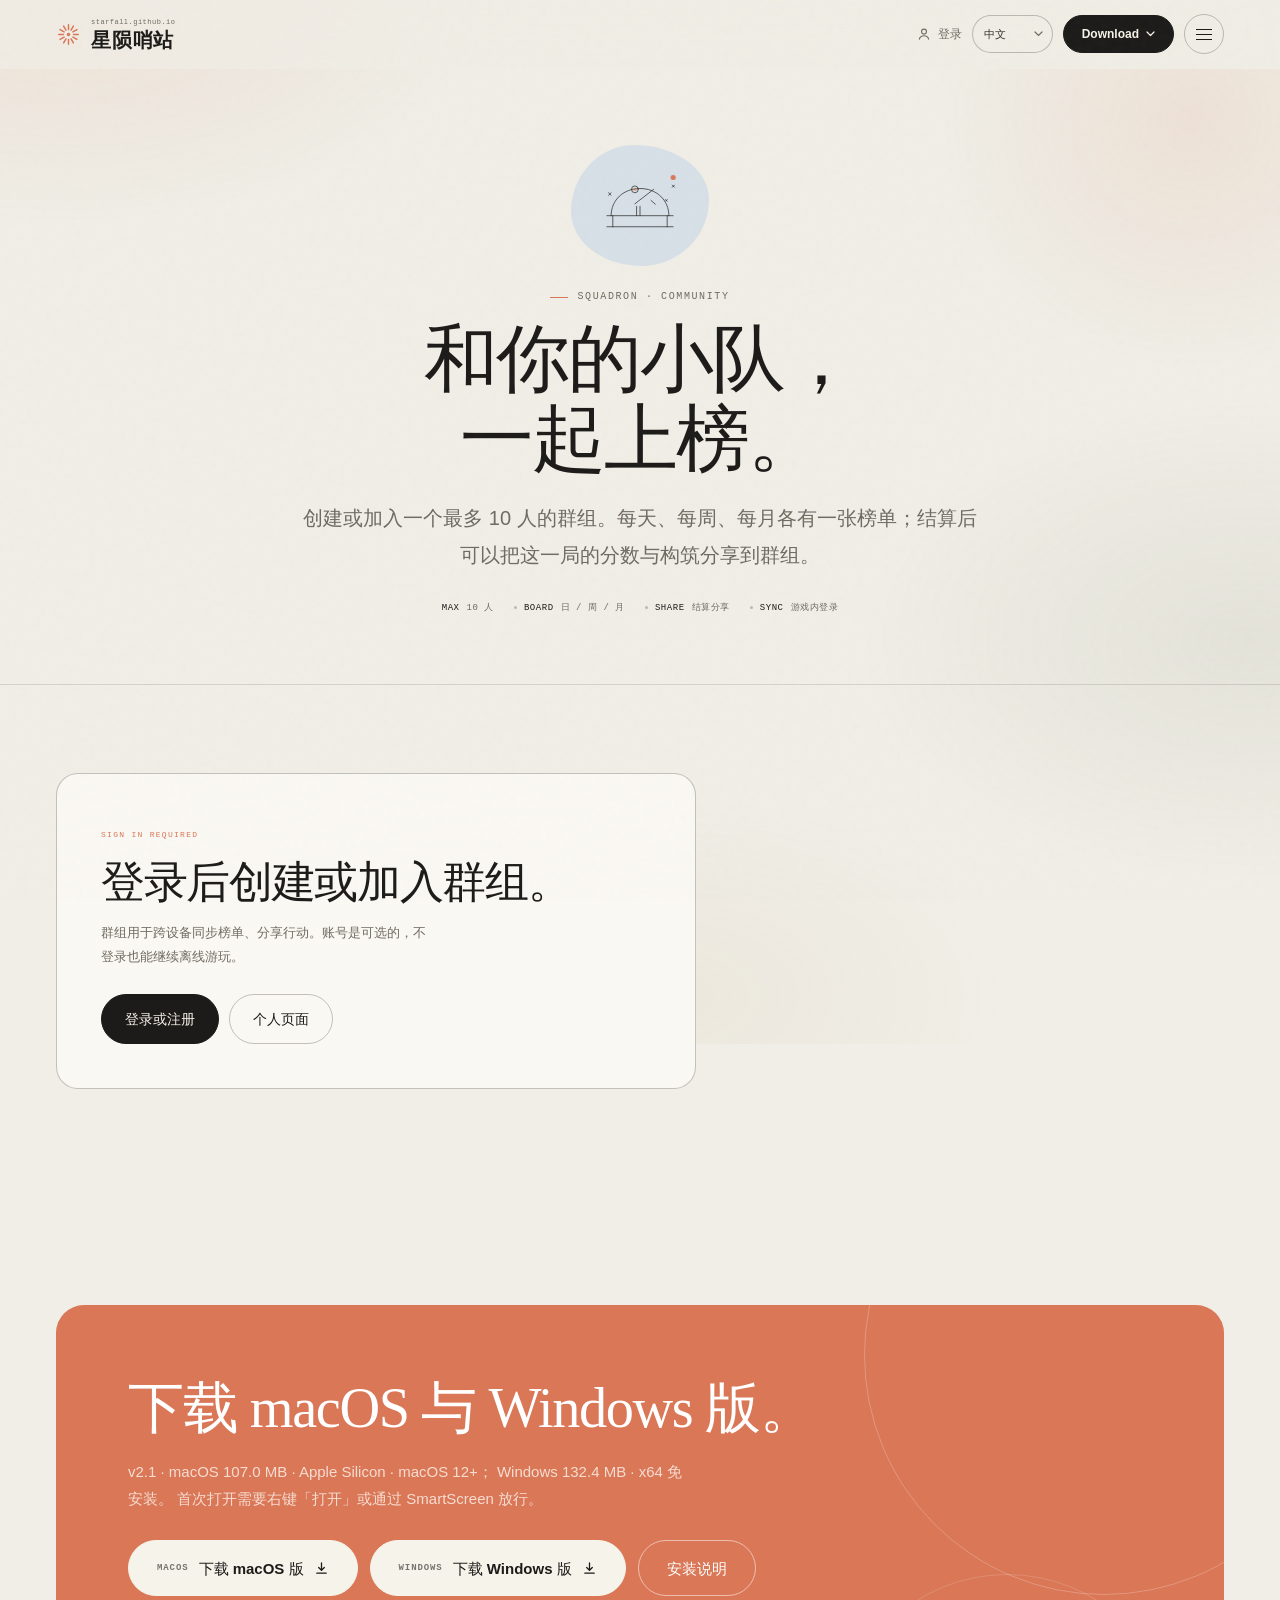
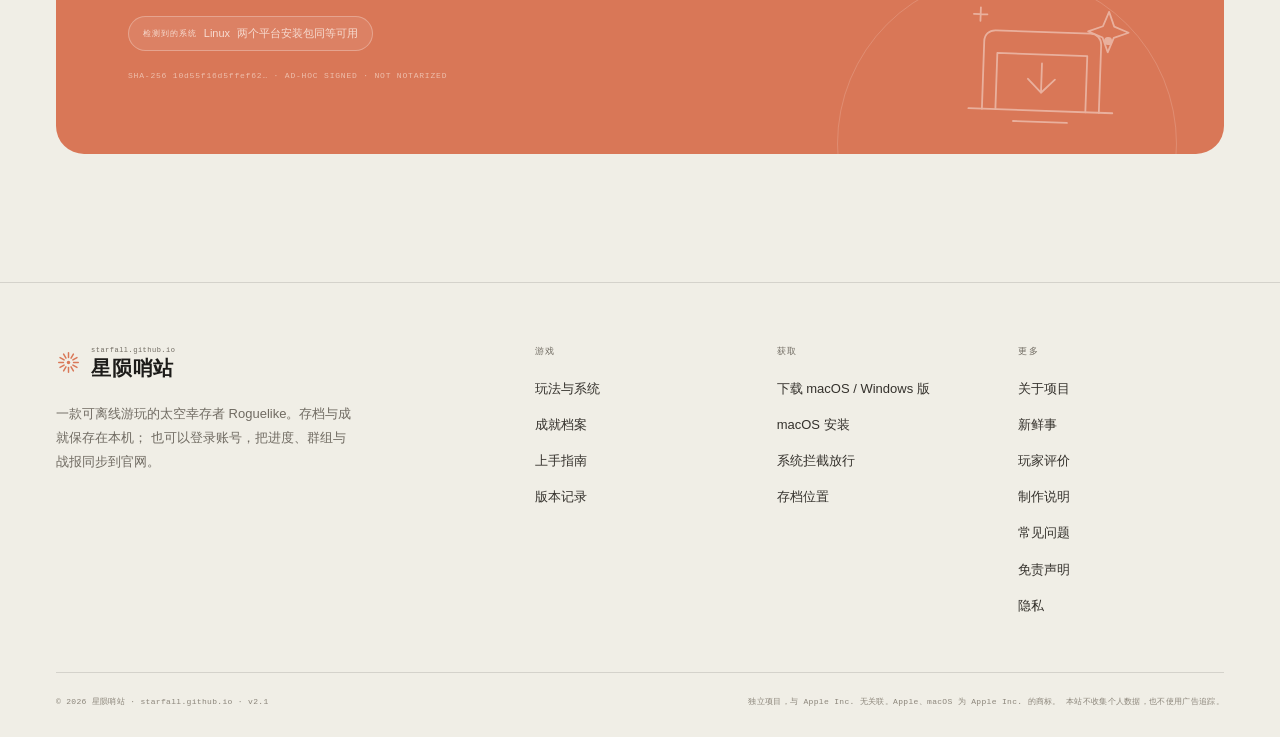
<file: group/index.html>
<!DOCTYPE html><html lang="zh-CN"> <head><meta charset="UTF-8"><meta name="viewport" content="width=device-width, initial-scale=1.0"><meta name="color-scheme" content="light"><meta name="theme-color" content="#f0eee6"><script>
      document.documentElement.classList.add('js')
      try {
        const supported = ['zh-CN', 'en', 'zh-TW', 'ja', 'fr', 'de', 'th', 'es']
        const query = new URLSearchParams(location.search).get('lang')
        const stored = localStorage.getItem('sf-lang')
        const lang = query || stored
        if (lang && lang !== 'zh-CN' && supported.includes(lang)) {
          document.documentElement.lang = lang
          document.documentElement.classList.add('i18n-pending')
        }
      } catch (error) {}
    </script><title>社区 · 星陨哨站</title><meta name="description" content="星陨哨站群组：最多 10 人，日 / 周 / 月三张榜单与群组动态，结算后可把行动分享给队友。"><link rel="canonical" href="https://luckbubby2014.github.io/group/"><link rel="icon" type="image/svg+xml" href="/favicon.svg"><link rel="apple-touch-icon" href="/images/app-icon.png"><meta property="og:type" content="website"><meta property="og:site_name" content="星陨哨站"><meta property="og:locale" content="zh_CN"><meta property="og:title" content="社区 · 星陨哨站"><meta property="og:description" content="星陨哨站群组：最多 10 人，日 / 周 / 月三张榜单与群组动态，结算后可把行动分享给队友。"><meta property="og:url" content="https://luckbubby2014.github.io/group/"><meta property="og:image" content="https://luckbubby2014.github.io/images/og.png"><meta property="og:image:width" content="1200"><meta property="og:image:height" content="630"><meta name="twitter:card" content="summary_large_image"><meta name="twitter:title" content="社区 · 星陨哨站"><meta name="twitter:description" content="星陨哨站群组：最多 10 人，日 / 周 / 月三张榜单与群组动态，结算后可把行动分享给队友。"><meta name="twitter:image" content="https://luckbubby2014.github.io/images/og.png"><script type="application/ld+json">{"@context":"https://schema.org","@type":"VideoGame","name":"星陨哨站","alternateName":"starfall.github.io","description":"《星陨哨站》是一款本地优先的太空幸存者 Roguelike，支持 macOS 与 Windows：武器自动开火，你控制舰船移动、冲刺和释放脉冲新星。单局 5–15 分钟，包含 9 种武器、14 项局内属性、3 个星区与 51 项本地成就。","genre":["Roguelike","Survivors-like","Shooter"],"gamePlatform":["macOS","Windows"],"operatingSystem":"macOS 12+, Windows 10+","applicationCategory":"GameApplication","softwareVersion":"2.1","inLanguage":"zh-CN","offers":{"@type":"Offer","price":"0","priceCurrency":"CNY"},"publisher":{"@type":"Organization","name":"starfall.github.io"}}</script><link rel="stylesheet" href="/_astro/about.BL5baXOC.css">
<link rel="stylesheet" href="/_astro/group.CDre8l3g.css"></head> <body class> <div class="ambient" aria-hidden="true"></div> <div class="scroll-progress" aria-hidden="true"><i></i></div> <a class="skip-link" href="#main">跳到主要内容</a> <header class="site-header" id="site-header" data-astro-cid-ctg3m53h> <div class="wrap header-inner" data-astro-cid-ctg3m53h> <a class="brand " href="/" aria-label="星陨哨站 · 首页"> <svg class="brand-mark" width="22" height="22" viewBox="0 0 32 32" fill="none" aria-hidden="true"> <g stroke="currentColor" stroke-width="1.9" stroke-linecap="round"> <line x1="16" y1="3.5" x2="16" y2="9.5" transform="rotate(0 16 16)"></line><line x1="16" y1="3.5" x2="16" y2="9.5" transform="rotate(30 16 16)"></line><line x1="16" y1="3.5" x2="16" y2="9.5" transform="rotate(60 16 16)"></line><line x1="16" y1="3.5" x2="16" y2="9.5" transform="rotate(90 16 16)"></line><line x1="16" y1="3.5" x2="16" y2="9.5" transform="rotate(120 16 16)"></line><line x1="16" y1="3.5" x2="16" y2="9.5" transform="rotate(150 16 16)"></line><line x1="16" y1="3.5" x2="16" y2="9.5" transform="rotate(180 16 16)"></line><line x1="16" y1="3.5" x2="16" y2="9.5" transform="rotate(210 16 16)"></line><line x1="16" y1="3.5" x2="16" y2="9.5" transform="rotate(240 16 16)"></line><line x1="16" y1="3.5" x2="16" y2="9.5" transform="rotate(270 16 16)"></line><line x1="16" y1="3.5" x2="16" y2="9.5" transform="rotate(300 16 16)"></line><line x1="16" y1="3.5" x2="16" y2="9.5" transform="rotate(330 16 16)"></line> </g> <circle cx="16" cy="16" r="2.2" fill="currentColor"></circle> </svg> <span class="brand-word"> <span class="brand-en">starfall.github.io</span> <span class="brand-cn">星陨哨站</span> </span> </a> <nav class="site-nav" aria-label="主导航" data-astro-cid-ctg3m53h> <a href="/" data-astro-cid-ctg3m53h> 概览 </a><a href="/me" data-astro-cid-ctg3m53h> 飞行记录 </a><a href="/newsroom" data-astro-cid-ctg3m53h> 新鲜事 </a><a href="/group" aria-current="page" data-astro-cid-ctg3m53h> 社区 </a><a href="/features" data-astro-cid-ctg3m53h> 玩法 </a><a href="/achievements" data-astro-cid-ctg3m53h> 成就 </a><a href="/faq" data-astro-cid-ctg3m53h> 问答 </a><a href="/about" data-astro-cid-ctg3m53h> 关于 </a> </nav> <div class="header-actions" data-astro-cid-ctg3m53h> <a class="account-link" href="/account" data-account-link aria-label="账号" data-astro-cid-ctg3m53h> <svg viewBox="0 0 20 20" fill="none" aria-hidden="true" data-astro-cid-ctg3m53h> <circle cx="10" cy="7" r="3.1" stroke="currentColor" stroke-width="1.4" data-astro-cid-ctg3m53h></circle> <path d="M4.2 16.4c.7-2.7 3-4.2 5.8-4.2s5.1 1.5 5.8 4.2" stroke="currentColor" stroke-width="1.4" stroke-linecap="round" data-astro-cid-ctg3m53h></path> </svg> <span data-account-label data-astro-cid-ctg3m53h>登录</span> </a> <div class="lang-switch" data-astro-cid-ctg3m53h> <select id="lang-select" aria-label="语言 / Language" data-astro-cid-ctg3m53h> <option value="zh-CN" data-astro-cid-ctg3m53h>中文</option> <option value="en" data-astro-cid-ctg3m53h>English</option> <option value="zh-TW" data-astro-cid-ctg3m53h>繁體中文</option> <option value="ja" data-astro-cid-ctg3m53h>日本語</option> <option value="fr" data-astro-cid-ctg3m53h>Français</option> <option value="de" data-astro-cid-ctg3m53h>Deutsch</option> <option value="th" data-astro-cid-ctg3m53h>ไทย</option> <option value="es" data-astro-cid-ctg3m53h>Español</option> </select> </div> <div class="download-menu" id="download-menu" data-astro-cid-ctg3m53h> <button class="btn btn--sm download-trigger" type="button" aria-haspopup="true" aria-expanded="false" aria-controls="download-menu-panel" data-astro-cid-ctg3m53h>
Download
<svg class="download-chevron" width="9" height="6" viewBox="0 0 9 6" fill="none" aria-hidden="true" data-astro-cid-ctg3m53h> <path d="M1 1l3.5 3.5L8 1" stroke="currentColor" stroke-width="1.2" stroke-linecap="round" stroke-linejoin="round" data-astro-cid-ctg3m53h></path> </svg> </button> <div class="download-panel" id="download-menu-panel" role="menu" aria-label="Download" hidden data-astro-cid-ctg3m53h> <div class="download-detect" data-platform-detect hidden data-astro-cid-ctg3m53h> <span class="mono" data-astro-cid-ctg3m53h>YOUR SYSTEM</span> <b data-platform-name data-astro-cid-ctg3m53h>识别中…</b> </div> <a role="menuitem" href="https://github.com/luckbubby2014/luckbubby2014.github.io/releases/download/v2.1/starfall-outpost-2.1-arm64.dmg" download="星陨哨站-2.1-arm64.dmg" data-download-platform="macos" data-astro-cid-ctg3m53h> <span class="dp-platform" data-astro-cid-ctg3m53h>macOS</span> <span class="dp-meta" data-astro-cid-ctg3m53h>v2.1 · 107.0 MB</span> <span class="dp-chip" data-astro-cid-ctg3m53h>Apple Silicon · DMG</span> </a> <a role="menuitem" href="https://github.com/luckbubby2014/luckbubby2014.github.io/releases/download/v2.1/starfall-outpost-2.1-win-x64.zip" download="星陨哨站-2.1-win-x64.zip" data-download-platform="windows" data-astro-cid-ctg3m53h> <span class="dp-platform" data-astro-cid-ctg3m53h>Windows</span> <span class="dp-meta" data-astro-cid-ctg3m53h>v2.1 · 132.4 MB</span> <span class="dp-chip" data-astro-cid-ctg3m53h>x64 · ZIP</span> </a> <a class="dp-all" role="menuitem" href="/download" data-astro-cid-ctg3m53h>所有下载与安装说明 <span aria-hidden="true" data-astro-cid-ctg3m53h>→</span></a> </div> </div> <button class="nav-toggle" type="button" aria-expanded="false" aria-controls="mobile-nav" aria-label="打开菜单" data-astro-cid-ctg3m53h> <span data-astro-cid-ctg3m53h></span> </button> </div> </div> </header> <div class="nav-scrim" id="nav-scrim" hidden data-astro-cid-ctg3m53h></div> <aside class="mobile-nav" id="mobile-nav" role="dialog" aria-modal="true" aria-label="导航" aria-hidden="true" data-astro-cid-ctg3m53h> <div class="mobile-nav-head" data-astro-cid-ctg3m53h> <span class="mono" data-astro-cid-ctg3m53h>STARFALL OUTPOST</span> <button class="mobile-nav-close" type="button" aria-label="关闭菜单" data-astro-cid-ctg3m53h> <svg width="14" height="14" viewBox="0 0 14 14" fill="none" aria-hidden="true" data-astro-cid-ctg3m53h> <path d="M2 2l10 10M12 2L2 12" stroke="currentColor" stroke-width="1.5" stroke-linecap="round" data-astro-cid-ctg3m53h></path> </svg> </button> </div> <div class="mobile-nav-body" data-astro-cid-ctg3m53h> <div class="mobile-nav-detect" data-platform-detect hidden data-astro-cid-ctg3m53h> <span class="mono" data-astro-cid-ctg3m53h>检测到的系统</span> <b data-platform-name data-astro-cid-ctg3m53h>识别中…</b> <span class="mobile-nav-detect-note" data-astro-cid-ctg3m53h>两个平台安装包同等可用</span> </div> <div class="mobile-nav-downloads" data-astro-cid-ctg3m53h> <a class="btn" href="https://github.com/luckbubby2014/luckbubby2014.github.io/releases/download/v2.1/starfall-outpost-2.1-arm64.dmg" download="星陨哨站-2.1-arm64.dmg" data-download-platform="macos" data-astro-cid-ctg3m53h> <span class="mono" data-astro-cid-ctg3m53h>macOS</span>
下载 macOS 版
</a> <a class="btn" href="https://github.com/luckbubby2014/luckbubby2014.github.io/releases/download/v2.1/starfall-outpost-2.1-win-x64.zip" download="星陨哨站-2.1-win-x64.zip" data-download-platform="windows" data-astro-cid-ctg3m53h> <span class="mono" data-astro-cid-ctg3m53h>Windows</span>
下载 Windows 版
</a> </div> <nav class="mobile-nav-links" aria-label="导航" data-astro-cid-ctg3m53h> <a href="/" data-astro-cid-ctg3m53h> 概览 <span data-astro-cid-ctg3m53h>01</span> </a><a href="/me" data-astro-cid-ctg3m53h> 飞行记录 <span data-astro-cid-ctg3m53h>02</span> </a><a href="/newsroom" data-astro-cid-ctg3m53h> 新鲜事 <span data-astro-cid-ctg3m53h>03</span> </a><a href="/group" aria-current="page" data-astro-cid-ctg3m53h> 社区 <span data-astro-cid-ctg3m53h>04</span> </a><a href="/features" data-astro-cid-ctg3m53h> 玩法 <span data-astro-cid-ctg3m53h>05</span> </a><a href="/achievements" data-astro-cid-ctg3m53h> 成就 <span data-astro-cid-ctg3m53h>06</span> </a><a href="/guide" data-astro-cid-ctg3m53h> 指南 <span data-astro-cid-ctg3m53h>07</span> </a><a href="/changelog" data-astro-cid-ctg3m53h> 版本 <span data-astro-cid-ctg3m53h>08</span> </a><a href="/faq" data-astro-cid-ctg3m53h> 问答 <span data-astro-cid-ctg3m53h>09</span> </a><a href="/about" data-astro-cid-ctg3m53h> 关于 <span data-astro-cid-ctg3m53h>10</span> </a><a href="/download" data-astro-cid-ctg3m53h> 下载 <span data-astro-cid-ctg3m53h>11</span> </a> </nav> </div> <div class="mobile-nav-foot" data-astro-cid-ctg3m53h> <a class="mobile-nav-account" href="/account" data-account-link data-account-mobile data-astro-cid-ctg3m53h> <svg viewBox="0 0 20 20" fill="none" aria-hidden="true" data-astro-cid-ctg3m53h> <circle cx="10" cy="7" r="3.1" stroke="currentColor" stroke-width="1.4" data-astro-cid-ctg3m53h></circle> <path d="M4.2 16.4c.7-2.7 3-4.2 5.8-4.2s5.1 1.5 5.8 4.2" stroke="currentColor" stroke-width="1.4" stroke-linecap="round" data-astro-cid-ctg3m53h></path> </svg> <span data-account-label-mobile data-astro-cid-ctg3m53h>账号</span> </a> <a class="mobile-nav-guide" href="/download" data-astro-cid-ctg3m53h>所有下载与安装说明 <span aria-hidden="true" data-astro-cid-ctg3m53h>→</span></a> <div class="mobile-nav-meta" data-astro-cid-ctg3m53h> <span class="mono" data-astro-cid-ctg3m53h>V2.1 · MACOS + WINDOWS</span> <span data-astro-cid-ctg3m53h>离线优先 · 账号可选</span> </div> </div> </aside> <script type="module" src="/_astro/SiteHeader.astro_astro_type_script_index_0_lang.KUBXHaD1.js"></script>  <main id="main">  <header class="page-hero"> <div class="wrap page-hero-inner"> <div class="art-plate art-plate--sky page-hero-art"> <svg class="line-art line-art--observatory" viewBox="0 0 240 200" fill="none" aria-hidden="true"> <g class="art-lines" stroke="currentColor" stroke-width="1.6" stroke-linecap="round" stroke-linejoin="round">          <path pathLength="1" style="--i:0" d="M52 124c0-38 30-64 68-64s68 26 68 64"></path> <path pathLength="1" style="--i:1" d="M42 124h156M56 124v26M184 124v26M42 150h156"></path> <path pathLength="1" style="--i:2" d="M108 96l44-34"></path> <circle pathLength="1" style="--i:3" cx="108" cy="62" r="8"></circle> <path pathLength="1" style="--i:4" d="M146 88l10 9M120 124v-22M112 124v-22"></path> <path pathLength="1" style="--i:5" d="M46 70l6 6m-6 0 6-6M196 52l5 5m-5 0 5-5M180 86l4 4m-4 0 4-4"></path>   </g> <g class="art-accent">          <circle cx="198" cy="34" r="6"></circle> <circle cx="108" cy="62" r="3"></circle>   </g> </svg> </div> <div class="eyebrow">SQUADRON · COMMUNITY</div> <h1>和你的小队，<br />一起上榜。</h1> <p class="lede">创建或加入一个最多 10 人的群组。每天、每周、每月各有一张榜单；结算后可以把这一局的分数与构筑分享到群组。</p> <div class="page-hero-meta"> <span><b>MAX</b> 10 人</span><span><b>BOARD</b> 日 / 周 / 月</span><span><b>SHARE</b> 结算分享</span><span><b>SYNC</b> 游戏内登录</span> </div> </div> </header> <section class="section section--tight"> <div class="wrap"> <div class="grp-loading" id="grp-loading"> <span class="mono">LINKING SQUADRON</span> </div> <div class="grp-guest" id="grp-guest" hidden> <span class="mono">SIGN IN REQUIRED</span> <h2>登录后创建或加入群组。</h2> <p>群组用于跨设备同步榜单、分享行动。账号是可选的，不登录也能继续离线游玩。</p> <div class="grp-guest-actions"> <a class="btn" href="/account?next=/group">登录或注册</a> <a class="btn btn--ghost" href="/me">个人页面</a> </div> </div> <div class="grp-empty" id="grp-empty" hidden> <div class="grp-empty-copy"> <span class="mono">NO SQUADRON YET</span> <h2>还没有群组，<br>可以创建一个哦。</h2> <p>一个群组最多 10 位飞行员。创建后把邀请码发给队友；也可以输入邀请码加入已有群组。</p> <div class="grp-empty-wall" aria-hidden="true"> <span></span><span></span><span></span><span></span><span></span><span></span> </div> </div> <div class="grp-empty-forms"> <form class="grp-card" id="grp-create-form" novalidate> <span class="mono">CREATE</span> <h3>创建群组</h3> <label for="grp-name">群组名称</label> <input id="grp-name" name="name" type="text" minlength="2" maxlength="24" placeholder="2–24 个字符" required> <p class="grp-status" id="grp-create-status" role="status" aria-live="polite"></p> <button class="btn btn--block" type="submit" id="grp-create-submit">创建群组</button> </form> <form class="grp-card" id="grp-join-form" novalidate> <span class="mono">JOIN</span> <h3>加入群组</h3> <label for="grp-code">邀请码</label> <input id="grp-code" name="code" type="text" maxlength="6" placeholder="例如 CWQBB3" autocapitalize="characters" required> <p class="grp-status" id="grp-join-status" role="status" aria-live="polite"></p> <button class="btn btn--ghost btn--block" type="submit" id="grp-join-submit">加入群组</button> </form> </div> </div> <div class="grp-dash" id="grp-dash" hidden> <header class="grp-head"> <div class="grp-ident"> <span class="grp-emblem" aria-hidden="true"> <svg viewBox="0 0 32 32" fill="none"> <circle cx="16" cy="16" r="12.5" stroke="currentColor" stroke-width="1.2"></circle> <path d="M16 3.5v25M3.5 16h25" stroke="currentColor" stroke-width="0.8" opacity=".4"></path> <path d="M21.8 10.2l-3.6 8-8 3.6 3.6-8 8-3.6z" fill="currentColor" opacity=".85"></path> </svg> </span> <div> <div class="grp-eyebrow"> <span class="mono">SQUADRON</span> <span class="grp-badge" id="grp-role-badge">成员</span> </div> <h2 id="grp-title">群组</h2> <p class="grp-meta" id="grp-meta">—</p> </div> </div> <div class="grp-actions"> <button class="grp-code" type="button" id="grp-code-copy" title="复制邀请码"> <span class="mono">INVITE</span> <b id="grp-code-value">······</b> <em>复制</em> </button> <button class="me-signout" type="button" id="grp-leave">退出群组</button> </div> </header> <section class="grp-members"> <div class="grp-section-head"> <span class="mono">MEMBERS · <span id="grp-member-count">0</span> / 10</span> <span class="grp-hint">邀请码可复制后发给队友</span> </div> <div class="grp-member-strip" id="grp-member-strip"></div> </section> <div class="grp-board-grid"> <section class="grp-panel grp-panel--board"> <div class="grp-section-head"> <span class="mono">LEADERBOARD</span> <div class="grp-tabs" role="tablist" aria-label="榜单周期"> <button type="button" class="is-active" data-period="day" role="tab" aria-selected="true">日</button> <button type="button" data-period="week" role="tab" aria-selected="false">周</button> <button type="button" data-period="month" role="tab" aria-selected="false">月</button> </div> </div> <div class="grp-board-summary"> <div><span class="mono">TOTAL SCORE</span><b id="grp-total-score">0</b></div> <div><span class="mono">RUNS</span><b id="grp-total-runs">0</b></div> <div><span class="mono">PERIOD</span><b id="grp-period-label">今日</b></div> </div> <div class="grp-chart" id="grp-chart"></div> <ul class="grp-legend" id="grp-legend"></ul> </section> <section class="grp-panel grp-panel--rank"> <div class="grp-section-head"> <span class="mono">RANKING</span> <span class="grp-hint" id="grp-rank-hint">按本周期总分开列</span> </div> <ol class="grp-rank" id="grp-rank"></ol> </section> </div> <section class="grp-panel grp-panel--feed"> <div class="grp-section-head"> <span class="mono">SQUADRON FEED</span> <span class="grp-hint">在游戏结算页点击「分享到群组」</span> </div> <div class="grp-feed" id="grp-feed"></div> </section> </div> </div> </section> <section class="section"> <div class="wrap"> <div class="cta-band" data-reveal> <div class="cta-art" aria-hidden="true"> <svg class="line-art line-art--download" viewBox="0 0 240 200" fill="none" aria-hidden="true"> <g class="art-lines" stroke="currentColor" stroke-width="1.6" stroke-linecap="round" stroke-linejoin="round">       <path pathLength="1" style="--i:0" d="M56 142h128M96 152h48"></path> <path pathLength="1" style="--i:1" d="M68 142V82c0-6 4-10 10-10h84c6 0 10 4 10 10v60"></path> <path pathLength="1" style="--i:2" d="M80 142V92h80v50"></path> <path pathLength="1" style="--i:3" d="M120 100v26M108 114l12 12 12-12"></path> <path pathLength="1" style="--i:4" d="M178 52l5 13 13 5-13 5-5 13-5-13-13-5 13-5z"></path> <path pathLength="1" style="--i:5" d="M58 58h12M64 52v12"></path>      </g> <g class="art-accent">      <circle cx="178" cy="78" r="3.6"></circle>     </g> </svg> </div> <h2>下载 macOS 与 Windows 版。</h2> <p>
v2.1 · macOS 107.0 MB · Apple Silicon · macOS 12+；
        Windows 132.4 MB · x64 免安装。
        首次打开需要右键「打开」或通过 SmartScreen 放行。
</p> <div class="btn-row"> <a class="btn btn--light btn--lg" href="https://github.com/luckbubby2014/luckbubby2014.github.io/releases/download/v2.1/starfall-outpost-2.1-arm64.dmg" download="星陨哨站-2.1-arm64.dmg" data-download-platform="macos"> <span class="btn-platform">macOS</span>
下载 macOS 版
<svg width="15" height="15" viewBox="0 0 16 16" fill="none" aria-hidden="true"> <path d="M8 2v8m0 0 3-3m-3 3L5 7M3 13h10" stroke="currentColor" stroke-width="1.4" stroke-linecap="round" stroke-linejoin="round"></path> </svg> </a> <a class="btn btn--light btn--lg" href="https://github.com/luckbubby2014/luckbubby2014.github.io/releases/download/v2.1/starfall-outpost-2.1-win-x64.zip" download="星陨哨站-2.1-win-x64.zip" data-download-platform="windows"> <span class="btn-platform">Windows</span>
下载 Windows 版
<svg width="15" height="15" viewBox="0 0 16 16" fill="none" aria-hidden="true"> <path d="M8 2v8m0 0 3-3m-3 3L5 7M3 13h10" stroke="currentColor" stroke-width="1.4" stroke-linecap="round" stroke-linejoin="round"></path> </svg> </a> <a class="btn btn--on-dark btn--lg" href="/download">
安装说明
</a> </div> <div class="cta-detect" data-platform-detect hidden> <span class="mono">检测到的系统</span> <b data-platform-name>识别中…</b> <span>两个平台安装包同等可用</span> </div> <div class="cta-meta">
SHA-256 10d55f16d5ffef62… · AD-HOC SIGNED · NOT NOTARIZED
</div> </div> </div> </section>  <script type="module" src="/_astro/group.astro_astro_type_script_index_0_lang.DIohlg43.js"></script>  </main> <footer class="site-footer"> <div class="wrap"> <div class="footer-top"> <div class="footer-brand"> <a class="brand " href="/" aria-label="星陨哨站 · 首页"> <svg class="brand-mark" width="26" height="26" viewBox="0 0 32 32" fill="none" aria-hidden="true"> <g stroke="currentColor" stroke-width="1.9" stroke-linecap="round"> <line x1="16" y1="3.5" x2="16" y2="9.5" transform="rotate(0 16 16)"></line><line x1="16" y1="3.5" x2="16" y2="9.5" transform="rotate(30 16 16)"></line><line x1="16" y1="3.5" x2="16" y2="9.5" transform="rotate(60 16 16)"></line><line x1="16" y1="3.5" x2="16" y2="9.5" transform="rotate(90 16 16)"></line><line x1="16" y1="3.5" x2="16" y2="9.5" transform="rotate(120 16 16)"></line><line x1="16" y1="3.5" x2="16" y2="9.5" transform="rotate(150 16 16)"></line><line x1="16" y1="3.5" x2="16" y2="9.5" transform="rotate(180 16 16)"></line><line x1="16" y1="3.5" x2="16" y2="9.5" transform="rotate(210 16 16)"></line><line x1="16" y1="3.5" x2="16" y2="9.5" transform="rotate(240 16 16)"></line><line x1="16" y1="3.5" x2="16" y2="9.5" transform="rotate(270 16 16)"></line><line x1="16" y1="3.5" x2="16" y2="9.5" transform="rotate(300 16 16)"></line><line x1="16" y1="3.5" x2="16" y2="9.5" transform="rotate(330 16 16)"></line> </g> <circle cx="16" cy="16" r="2.2" fill="currentColor"></circle> </svg> <span class="brand-word"> <span class="brand-en">starfall.github.io</span> <span class="brand-cn">星陨哨站</span> </span> </a> <p>
一款可离线游玩的太空幸存者 Roguelike。存档与成就保存在本机；
          也可以登录账号，把进度、群组与战报同步到官网。
</p> </div> <div class="footer-col"> <h3>游戏</h3> <ul> <li><a href="/features">玩法与系统</a></li> <li><a href="/achievements">成就档案</a></li> <li><a href="/guide">上手指南</a></li> <li><a href="/changelog">版本记录</a></li> </ul> </div> <div class="footer-col"> <h3>获取</h3> <ul> <li><a href="/download">下载 macOS / Windows 版</a></li> <li><a href="/download#install">macOS 安装</a></li> <li><a href="/download#gatekeeper">系统拦截放行</a></li> <li><a href="/faq#save">存档位置</a></li> </ul> </div> <div class="footer-col"> <h3>更多</h3> <ul> <li><a href="/about">关于项目</a></li> <li><a href="/newsroom">新鲜事</a></li> <li><a href="/#reviews">玩家评价</a></li> <li><a href="/about#colophon">制作说明</a></li> <li><a href="/faq">常见问题</a></li> <li><a href="/about#disclaimer">免责声明</a></li> <li><a href="/faq#privacy">隐私</a></li> </ul> </div> </div> <div class="footer-bottom"> <span>© 2026 星陨哨站 · starfall.github.io · v2.1</span> <span class="legal">
独立项目，与 Apple Inc. 无关联。Apple、macOS 为 Apple Inc. 的商标。
        本站不收集个人数据，也不使用广告追踪。
</span> </div> </div> </footer> <div class="lightbox" id="lightbox" aria-hidden="true" role="dialog" aria-label="查看大图"> <button class="lightbox-close" type="button" aria-label="关闭大图">×</button> <img alt=""> </div> <div class="toast" id="toast" role="status" aria-live="polite"></div> <script type="module" src="/_astro/Layout.astro_astro_type_script_index_0_lang.DCYWA53B.js"></script> <script type="module" src="/_astro/Layout.astro_astro_type_script_index_1_lang.CrIVjwGn.js"></script> <script type="module">const w=document.getElementById("site-header"),r=document.querySelector(".nav-toggle"),i=document.getElementById("mobile-nav"),s=document.getElementById("nav-scrim"),p=document.querySelector(".mobile-nav-close"),f=()=>{w?.classList.toggle("is-scrolled",window.scrollY>8)};f();window.addEventListener("scroll",f,{passive:!0});const a=()=>{r?.setAttribute("aria-expanded","false"),r?.setAttribute("aria-label","打开菜单"),i?.classList.remove("is-open"),i?.setAttribute("aria-hidden","true"),s?.classList.remove("is-open"),document.body.classList.remove("nav-open"),window.setTimeout(()=>{!i?.classList.contains("is-open")&&s&&(s.hidden=!0)},340)},h=()=>{s&&(s.hidden=!1),requestAnimationFrame(()=>s?.classList.add("is-open")),r?.setAttribute("aria-expanded","true"),r?.setAttribute("aria-label","关闭菜单"),i?.classList.add("is-open"),i?.setAttribute("aria-hidden","false"),document.body.classList.add("nav-open"),window.setTimeout(()=>p?.focus(),80)};r?.addEventListener("click",()=>{r.getAttribute("aria-expanded")==="true"?a():h()});p?.addEventListener("click",a);s?.addEventListener("click",a);i?.querySelectorAll("a").forEach(e=>e.addEventListener("click",a));window.addEventListener("keydown",e=>{e.key==="Escape"&&a()});window.addEventListener("resize",()=>{window.innerWidth>1359&&a()});const m=document.querySelectorAll("[data-reveal]");if("IntersectionObserver"in window&&!window.matchMedia("(prefers-reduced-motion: reduce)").matches){const e=new IntersectionObserver(t=>{for(const n of t)n.isIntersecting&&(n.target.classList.add("is-revealed"),e.unobserve(n.target))},{rootMargin:"0px 0px -8% 0px",threshold:.08});m.forEach(t=>e.observe(t))}else m.forEach(e=>e.classList.add("is-revealed"));const v=document.querySelectorAll(".line-art"),l=e=>e.classList.add("is-drawn"),g=window.matchMedia("(prefers-reduced-motion: reduce)").matches;if(g||!("IntersectionObserver"in window))v.forEach(l);else{const e=new IntersectionObserver(t=>{for(const n of t)n.isIntersecting&&(l(n.target),e.unobserve(n.target))},{rootMargin:"0px 0px -10% 0px",threshold:.15});v.forEach(t=>{t.getBoundingClientRect().top<window.innerHeight*.92?l(t):e.observe(t)})}const o=document.getElementById("lightbox"),c=o?.querySelector("img"),L=(e,t)=>{!o||!c||(c.src=e,c.alt=t,o.classList.add("is-open"),o.setAttribute("aria-hidden","false"),document.body.classList.add("nav-open"),o.querySelector(".lightbox-close")?.focus())},u=()=>{o&&(o.classList.remove("is-open"),o.setAttribute("aria-hidden","true"),document.body.classList.remove("nav-open"),c&&(c.src=""))};document.querySelectorAll("[data-lightbox]").forEach(e=>{const t=()=>{const n=e.querySelector("img");n&&L(n.src,n.alt)};e.addEventListener("click",t),e.addEventListener("keydown",n=>{(n.key==="Enter"||n.key===" ")&&(n.preventDefault(),t())}),e.hasAttribute("tabindex")||e.setAttribute("tabindex","0"),e.hasAttribute("role")||e.setAttribute("role","button")});o?.addEventListener("click",e=>{e.target===o&&u()});o?.querySelector(".lightbox-close")?.addEventListener("click",u);let b=0;const d=document.getElementById("toast"),y=e=>{d&&(d.textContent=e,d.classList.add("is-visible"),window.clearTimeout(b),b=window.setTimeout(()=>d.classList.remove("is-visible"),2100))};document.addEventListener("site:toast",e=>{y(e.detail||"已复制")});document.addEventListener("keydown",e=>{e.key==="Escape"&&o?.classList.contains("is-open")&&u()});const E=async e=>{try{if(navigator.clipboard&&window.isSecureContext)return await navigator.clipboard.writeText(e),!0}catch{}try{const t=document.createElement("textarea");t.value=e,t.setAttribute("readonly",""),t.style.position="fixed",t.style.opacity="0",document.body.appendChild(t),t.select();const n=document.execCommand("copy");return document.body.removeChild(t),n}catch{return!1}};document.querySelectorAll("[data-copy]").forEach(e=>{e.addEventListener("click",async()=>{const t=e.dataset.copy??"",n=await E(t);y(n?"已复制到剪贴板":"复制失败，请手动选择文本")})});document.documentElement.style.scrollPaddingTop="88px";</script> </body> </html>
</file>
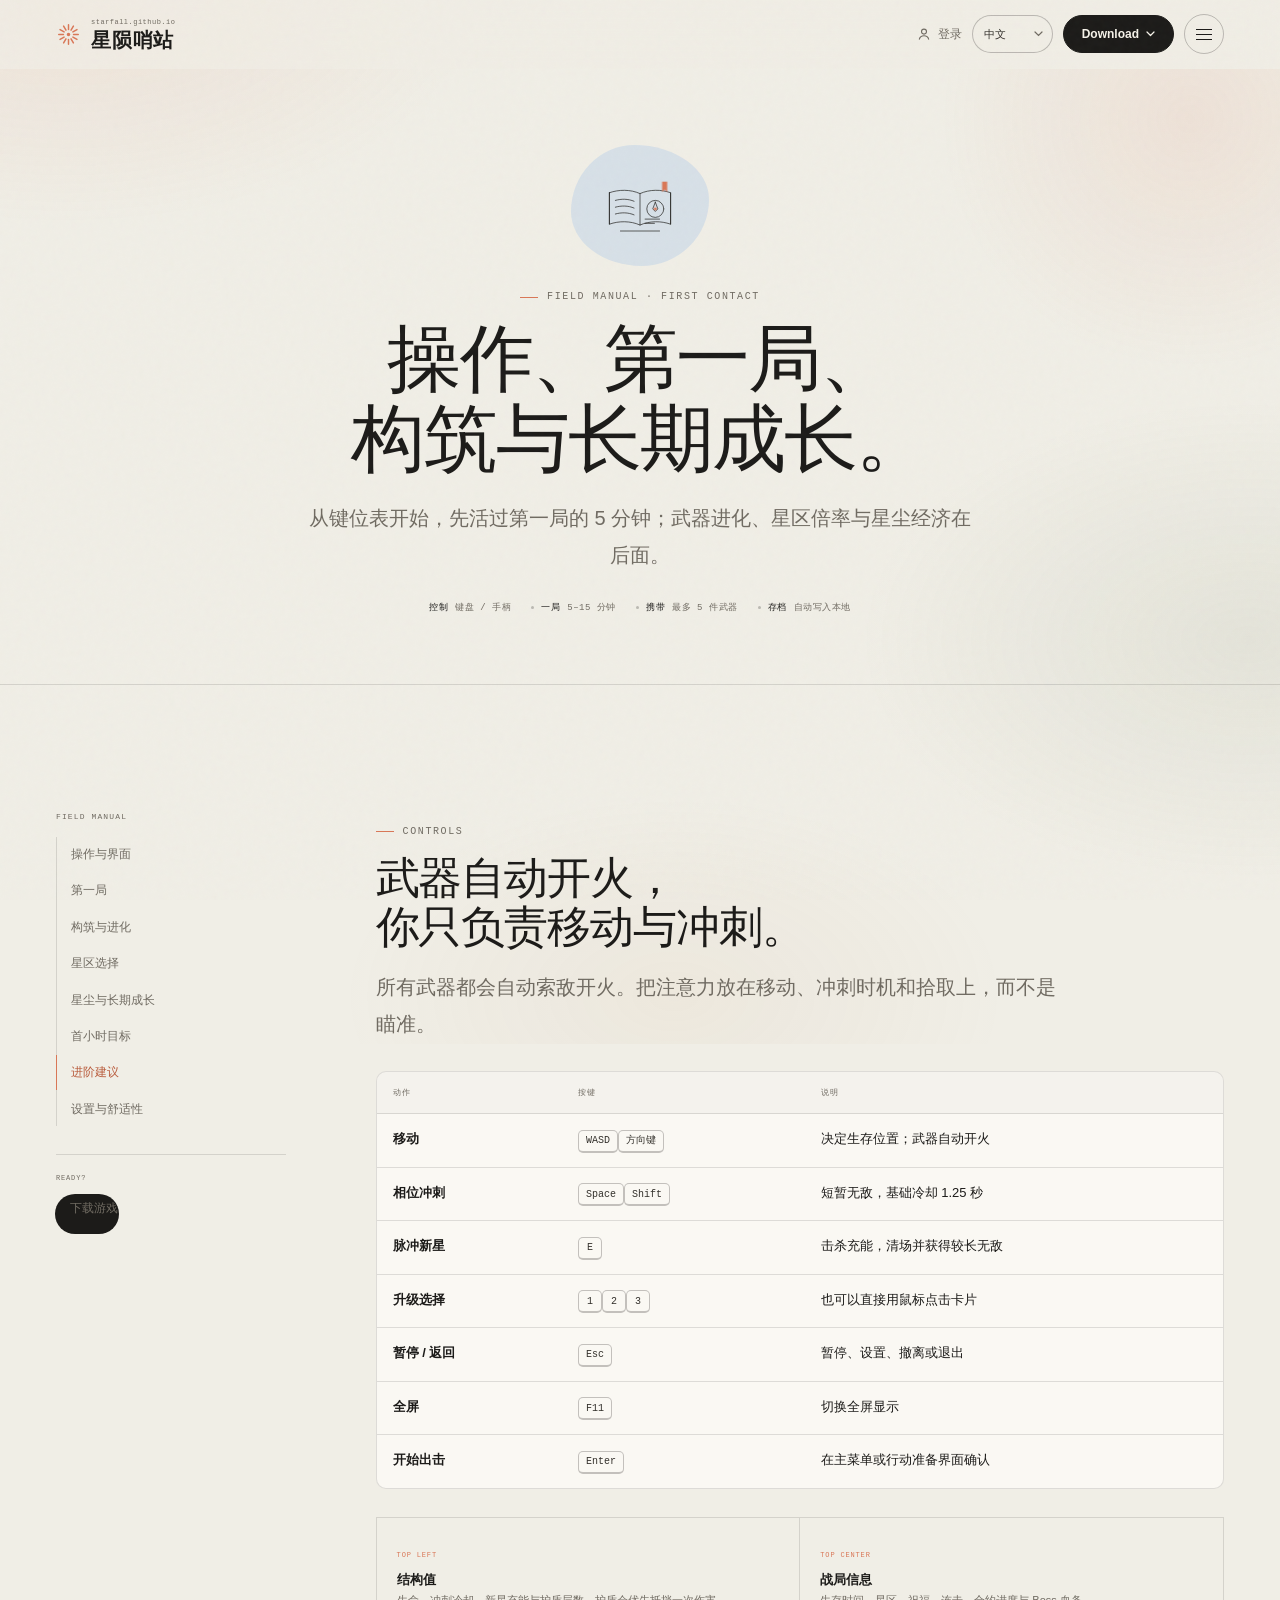
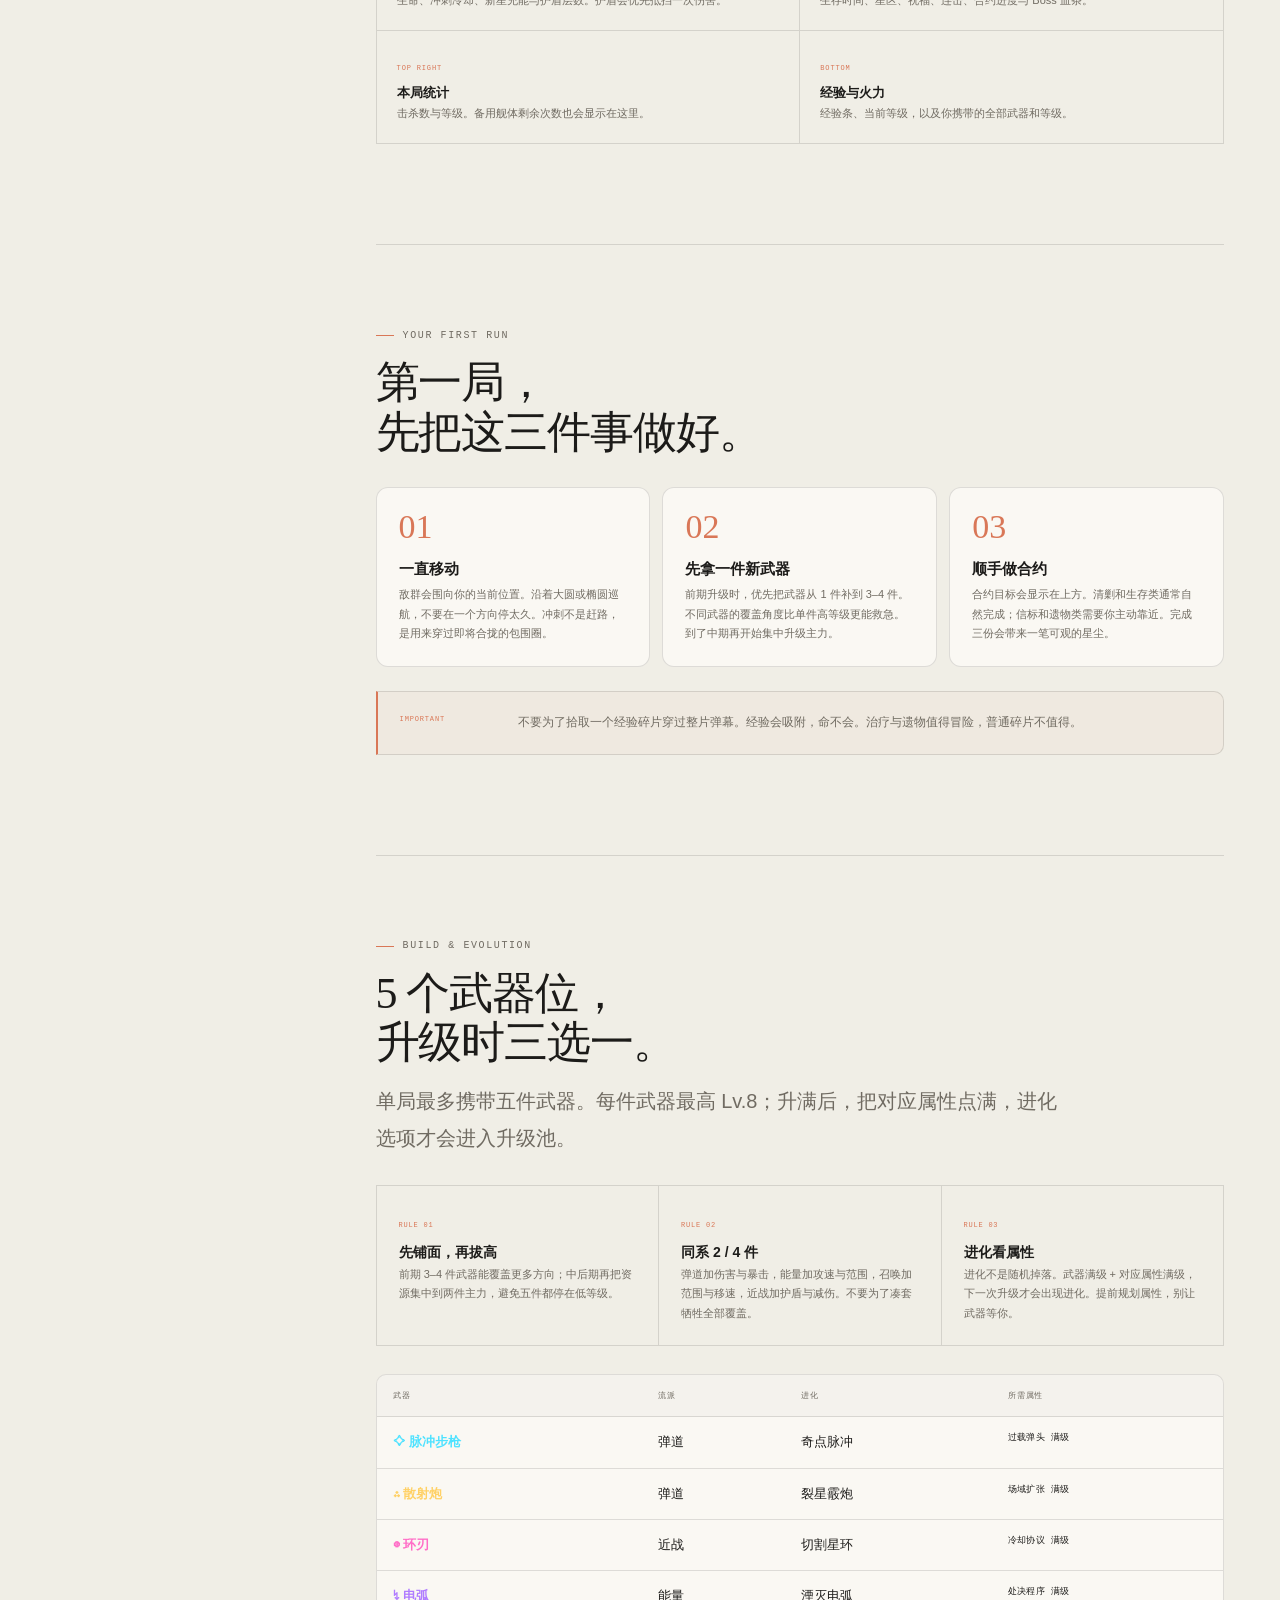
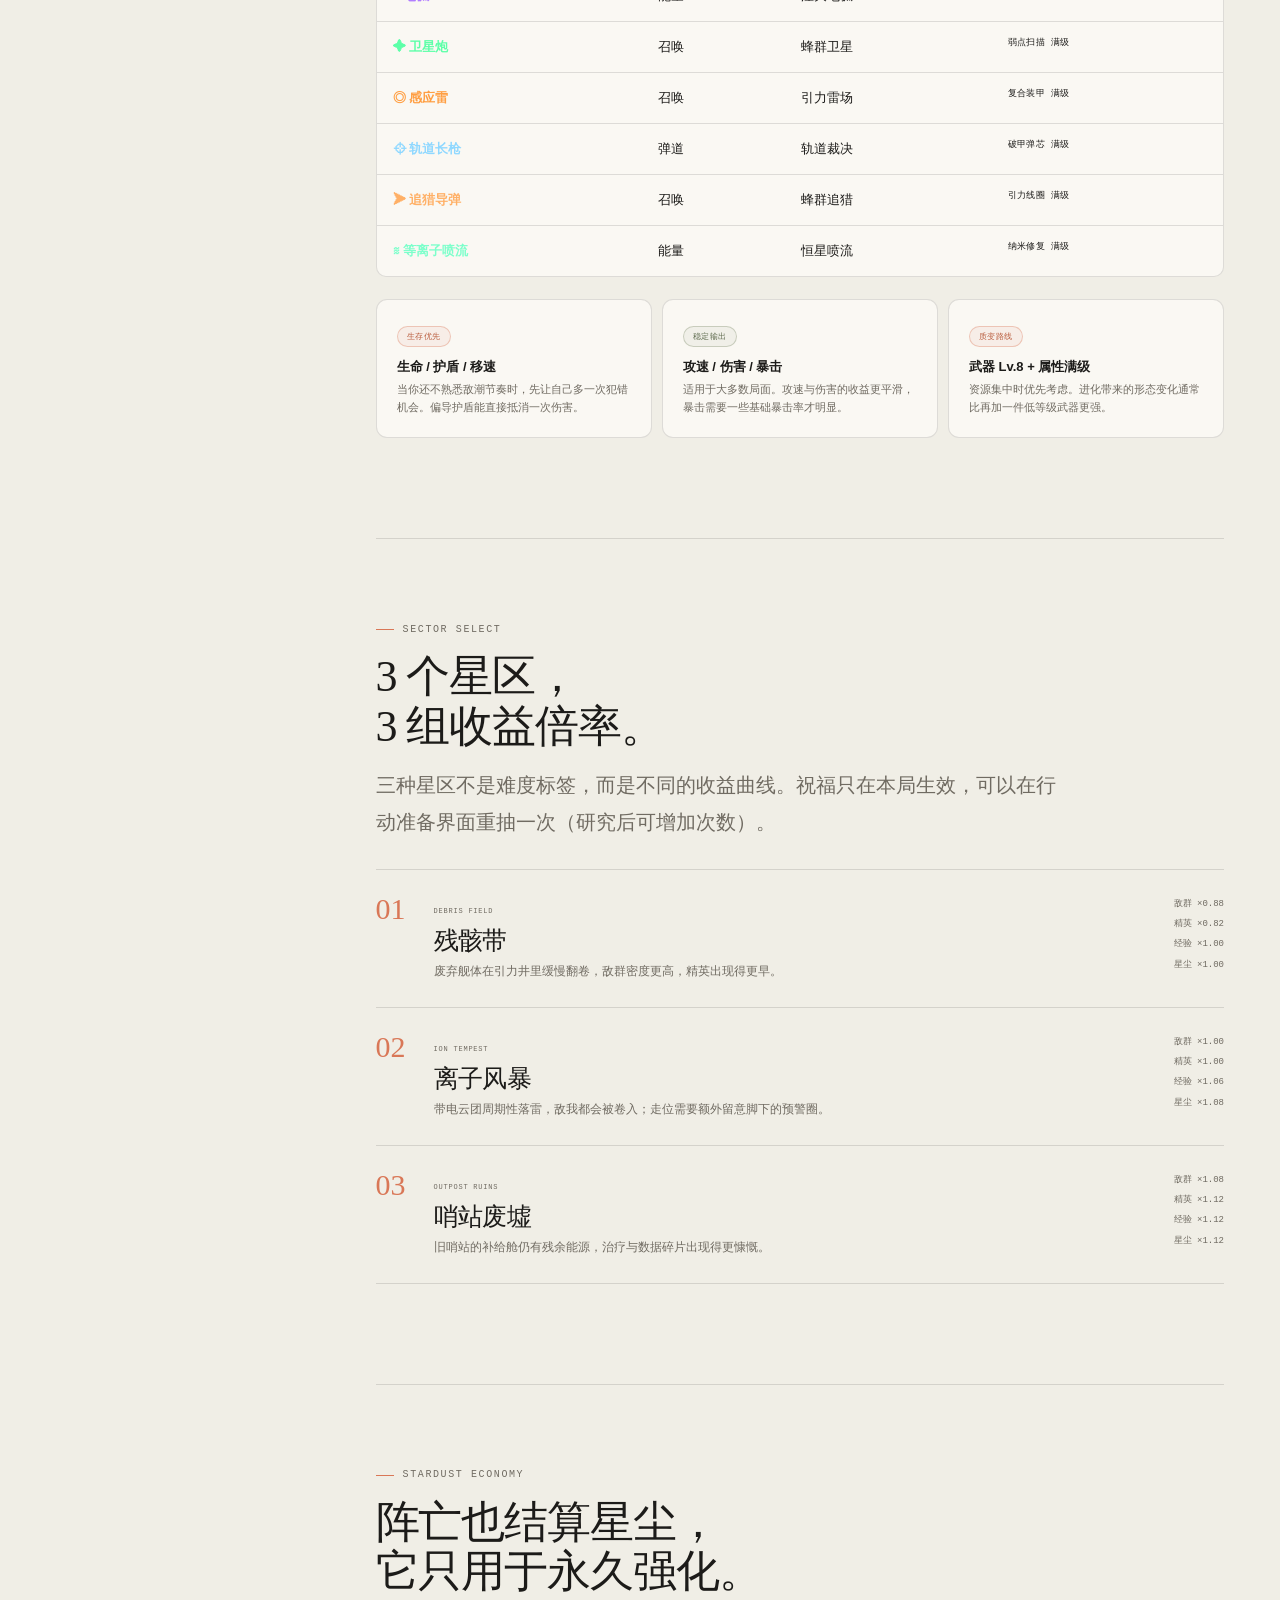
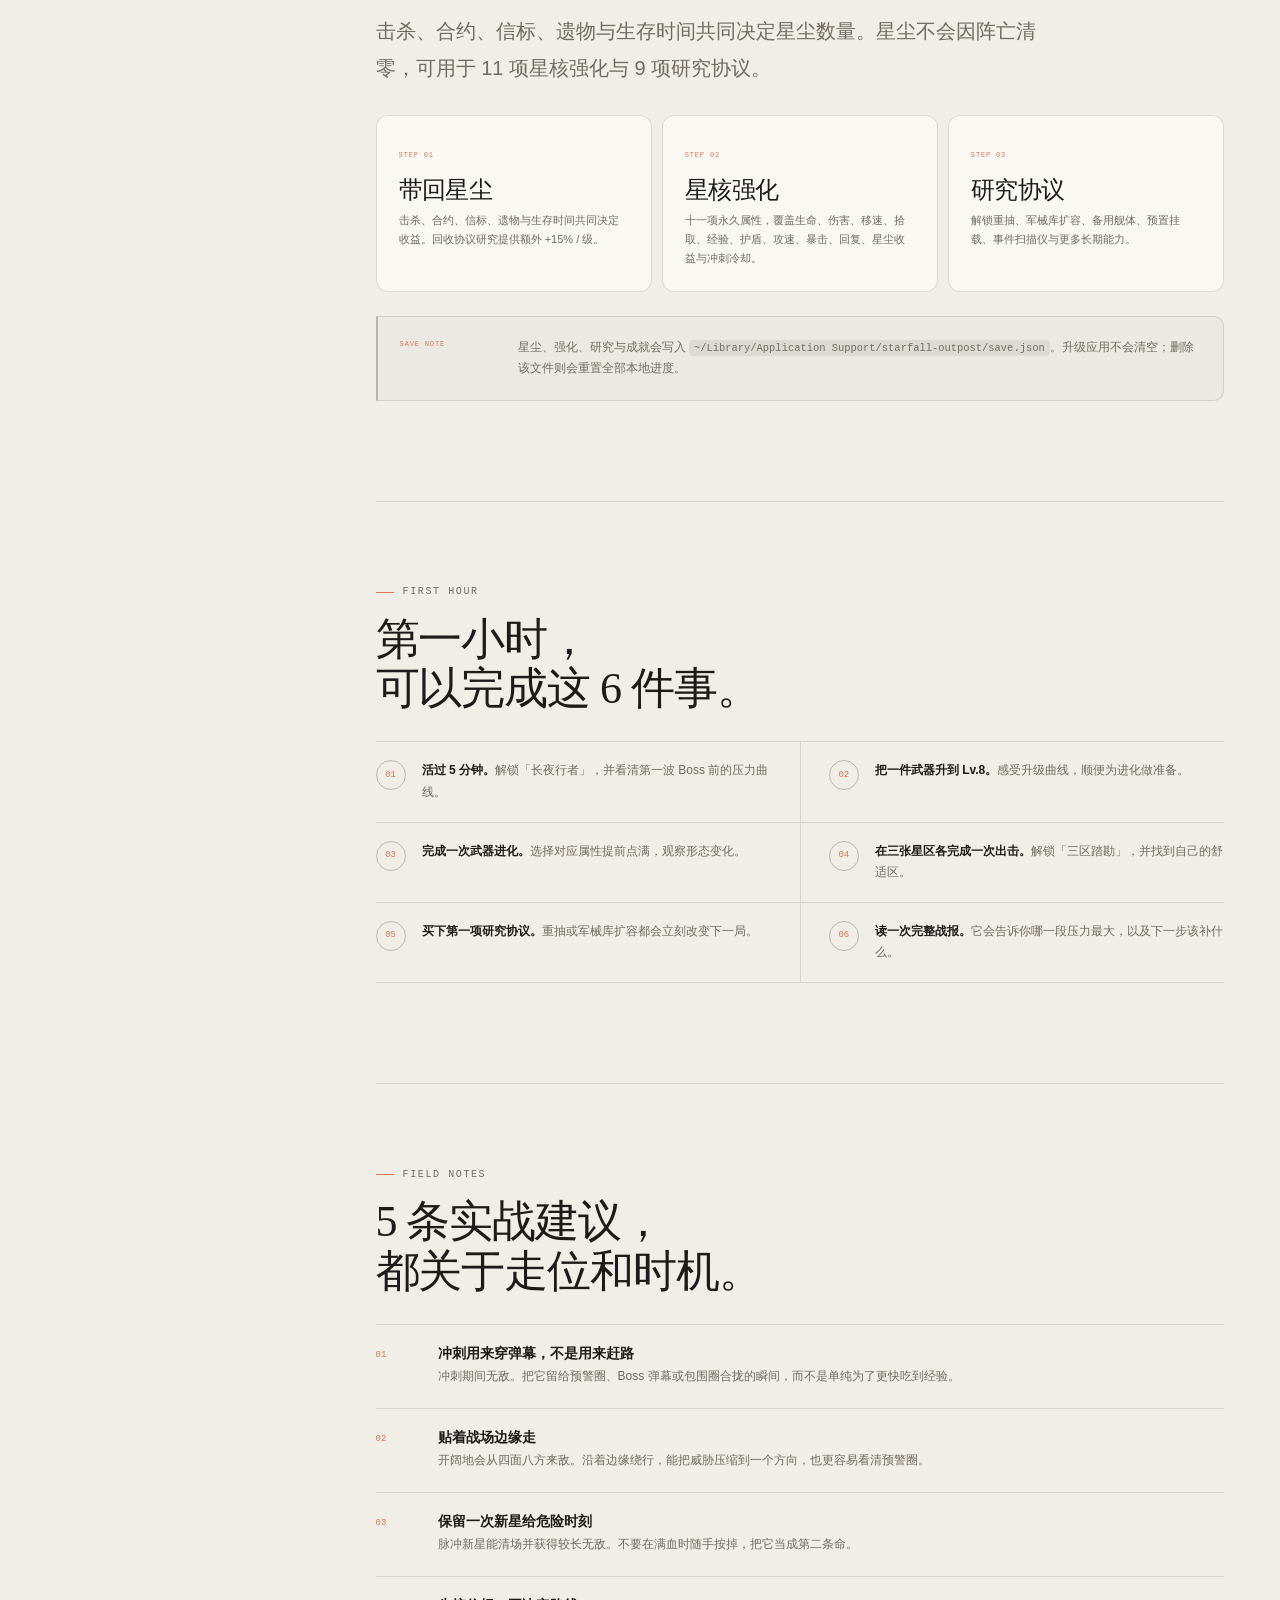
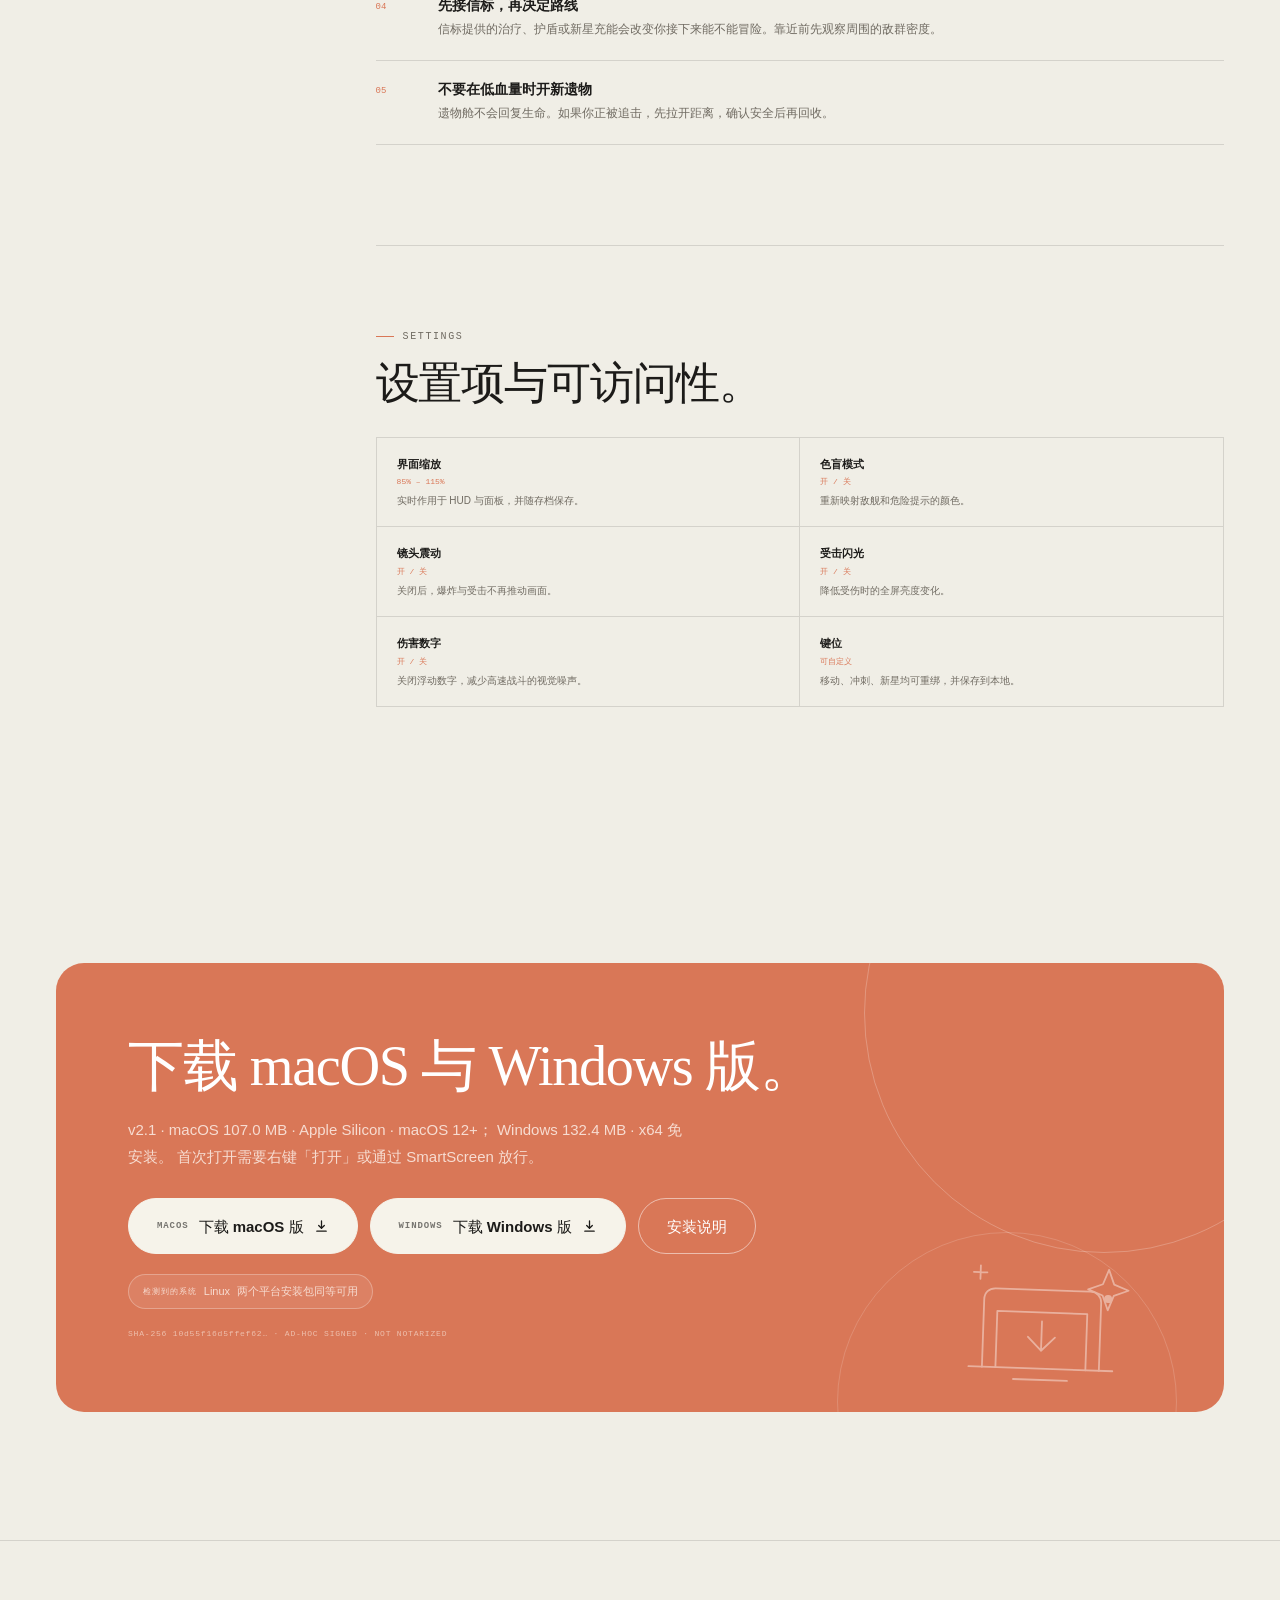
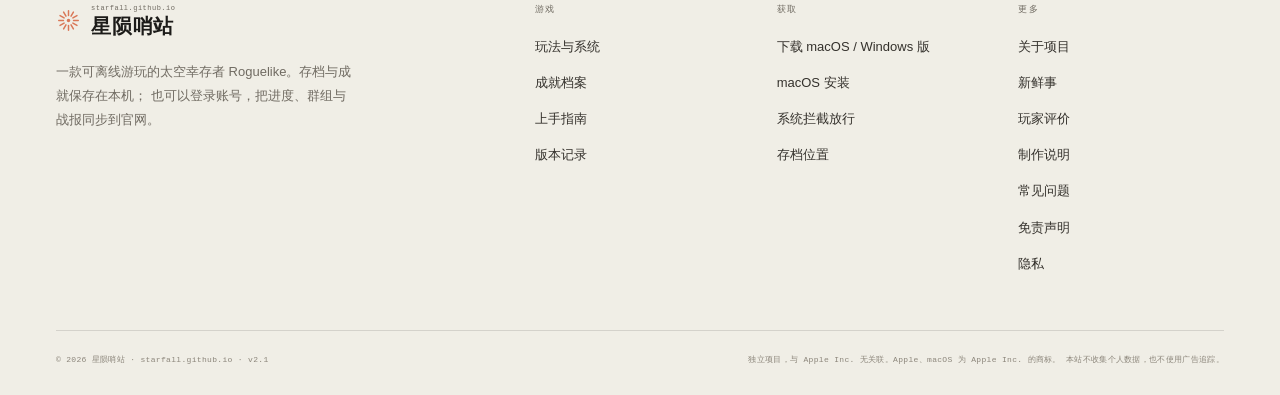
<file: guide/index.html>
<!DOCTYPE html><html lang="zh-CN"> <head><meta charset="UTF-8"><meta name="viewport" content="width=device-width, initial-scale=1.0"><meta name="color-scheme" content="light"><meta name="theme-color" content="#f0eee6"><script>
      document.documentElement.classList.add('js')
      try {
        const supported = ['zh-CN', 'en', 'zh-TW', 'ja', 'fr', 'de', 'th', 'es']
        const query = new URLSearchParams(location.search).get('lang')
        const stored = localStorage.getItem('sf-lang')
        const lang = query || stored
        if (lang && lang !== 'zh-CN' && supported.includes(lang)) {
          document.documentElement.lang = lang
          document.documentElement.classList.add('i18n-pending')
        }
      } catch (error) {}
    </script><title>上手指南 · 星陨哨站</title><meta name="description" content="《星陨哨站》新手上手指南：操作、第一局流程、构筑与武器进化、星区选择、星尘经济与首小时目标。"><link rel="canonical" href="https://luckbubby2014.github.io/guide/"><link rel="icon" type="image/svg+xml" href="/favicon.svg"><link rel="apple-touch-icon" href="/images/app-icon.png"><meta property="og:type" content="website"><meta property="og:site_name" content="星陨哨站"><meta property="og:locale" content="zh_CN"><meta property="og:title" content="上手指南 · 星陨哨站"><meta property="og:description" content="《星陨哨站》新手上手指南：操作、第一局流程、构筑与武器进化、星区选择、星尘经济与首小时目标。"><meta property="og:url" content="https://luckbubby2014.github.io/guide/"><meta property="og:image" content="https://luckbubby2014.github.io/images/og.png"><meta property="og:image:width" content="1200"><meta property="og:image:height" content="630"><meta name="twitter:card" content="summary_large_image"><meta name="twitter:title" content="上手指南 · 星陨哨站"><meta name="twitter:description" content="《星陨哨站》新手上手指南：操作、第一局流程、构筑与武器进化、星区选择、星尘经济与首小时目标。"><meta name="twitter:image" content="https://luckbubby2014.github.io/images/og.png"><script type="application/ld+json">{"@context":"https://schema.org","@type":"VideoGame","name":"星陨哨站","alternateName":"starfall.github.io","description":"《星陨哨站》是一款本地优先的太空幸存者 Roguelike，支持 macOS 与 Windows：武器自动开火，你控制舰船移动、冲刺和释放脉冲新星。单局 5–15 分钟，包含 9 种武器、14 项局内属性、3 个星区与 51 项本地成就。","genre":["Roguelike","Survivors-like","Shooter"],"gamePlatform":["macOS","Windows"],"operatingSystem":"macOS 12+, Windows 10+","applicationCategory":"GameApplication","softwareVersion":"2.1","inLanguage":"zh-CN","offers":{"@type":"Offer","price":"0","priceCurrency":"CNY"},"publisher":{"@type":"Organization","name":"starfall.github.io"}}</script><link rel="stylesheet" href="/_astro/about.BL5baXOC.css">
<link rel="stylesheet" href="/_astro/guide.CmxHFsWp.css"></head> <body class> <div class="ambient" aria-hidden="true"></div> <div class="scroll-progress" aria-hidden="true"><i></i></div> <a class="skip-link" href="#main">跳到主要内容</a> <header class="site-header" id="site-header" data-astro-cid-ctg3m53h> <div class="wrap header-inner" data-astro-cid-ctg3m53h> <a class="brand " href="/" aria-label="星陨哨站 · 首页"> <svg class="brand-mark" width="22" height="22" viewBox="0 0 32 32" fill="none" aria-hidden="true"> <g stroke="currentColor" stroke-width="1.9" stroke-linecap="round"> <line x1="16" y1="3.5" x2="16" y2="9.5" transform="rotate(0 16 16)"></line><line x1="16" y1="3.5" x2="16" y2="9.5" transform="rotate(30 16 16)"></line><line x1="16" y1="3.5" x2="16" y2="9.5" transform="rotate(60 16 16)"></line><line x1="16" y1="3.5" x2="16" y2="9.5" transform="rotate(90 16 16)"></line><line x1="16" y1="3.5" x2="16" y2="9.5" transform="rotate(120 16 16)"></line><line x1="16" y1="3.5" x2="16" y2="9.5" transform="rotate(150 16 16)"></line><line x1="16" y1="3.5" x2="16" y2="9.5" transform="rotate(180 16 16)"></line><line x1="16" y1="3.5" x2="16" y2="9.5" transform="rotate(210 16 16)"></line><line x1="16" y1="3.5" x2="16" y2="9.5" transform="rotate(240 16 16)"></line><line x1="16" y1="3.5" x2="16" y2="9.5" transform="rotate(270 16 16)"></line><line x1="16" y1="3.5" x2="16" y2="9.5" transform="rotate(300 16 16)"></line><line x1="16" y1="3.5" x2="16" y2="9.5" transform="rotate(330 16 16)"></line> </g> <circle cx="16" cy="16" r="2.2" fill="currentColor"></circle> </svg> <span class="brand-word"> <span class="brand-en">starfall.github.io</span> <span class="brand-cn">星陨哨站</span> </span> </a> <nav class="site-nav" aria-label="主导航" data-astro-cid-ctg3m53h> <a href="/" data-astro-cid-ctg3m53h> 概览 </a><a href="/me" data-astro-cid-ctg3m53h> 飞行记录 </a><a href="/newsroom" data-astro-cid-ctg3m53h> 新鲜事 </a><a href="/group" data-astro-cid-ctg3m53h> 社区 </a><a href="/features" data-astro-cid-ctg3m53h> 玩法 </a><a href="/achievements" data-astro-cid-ctg3m53h> 成就 </a><a href="/faq" data-astro-cid-ctg3m53h> 问答 </a><a href="/about" data-astro-cid-ctg3m53h> 关于 </a> </nav> <div class="header-actions" data-astro-cid-ctg3m53h> <a class="account-link" href="/account" data-account-link aria-label="账号" data-astro-cid-ctg3m53h> <svg viewBox="0 0 20 20" fill="none" aria-hidden="true" data-astro-cid-ctg3m53h> <circle cx="10" cy="7" r="3.1" stroke="currentColor" stroke-width="1.4" data-astro-cid-ctg3m53h></circle> <path d="M4.2 16.4c.7-2.7 3-4.2 5.8-4.2s5.1 1.5 5.8 4.2" stroke="currentColor" stroke-width="1.4" stroke-linecap="round" data-astro-cid-ctg3m53h></path> </svg> <span data-account-label data-astro-cid-ctg3m53h>登录</span> </a> <div class="lang-switch" data-astro-cid-ctg3m53h> <select id="lang-select" aria-label="语言 / Language" data-astro-cid-ctg3m53h> <option value="zh-CN" data-astro-cid-ctg3m53h>中文</option> <option value="en" data-astro-cid-ctg3m53h>English</option> <option value="zh-TW" data-astro-cid-ctg3m53h>繁體中文</option> <option value="ja" data-astro-cid-ctg3m53h>日本語</option> <option value="fr" data-astro-cid-ctg3m53h>Français</option> <option value="de" data-astro-cid-ctg3m53h>Deutsch</option> <option value="th" data-astro-cid-ctg3m53h>ไทย</option> <option value="es" data-astro-cid-ctg3m53h>Español</option> </select> </div> <div class="download-menu" id="download-menu" data-astro-cid-ctg3m53h> <button class="btn btn--sm download-trigger" type="button" aria-haspopup="true" aria-expanded="false" aria-controls="download-menu-panel" data-astro-cid-ctg3m53h>
Download
<svg class="download-chevron" width="9" height="6" viewBox="0 0 9 6" fill="none" aria-hidden="true" data-astro-cid-ctg3m53h> <path d="M1 1l3.5 3.5L8 1" stroke="currentColor" stroke-width="1.2" stroke-linecap="round" stroke-linejoin="round" data-astro-cid-ctg3m53h></path> </svg> </button> <div class="download-panel" id="download-menu-panel" role="menu" aria-label="Download" hidden data-astro-cid-ctg3m53h> <div class="download-detect" data-platform-detect hidden data-astro-cid-ctg3m53h> <span class="mono" data-astro-cid-ctg3m53h>YOUR SYSTEM</span> <b data-platform-name data-astro-cid-ctg3m53h>识别中…</b> </div> <a role="menuitem" href="https://github.com/luckbubby2014/luckbubby2014.github.io/releases/download/v2.1/starfall-outpost-2.1-arm64.dmg" download="星陨哨站-2.1-arm64.dmg" data-download-platform="macos" data-astro-cid-ctg3m53h> <span class="dp-platform" data-astro-cid-ctg3m53h>macOS</span> <span class="dp-meta" data-astro-cid-ctg3m53h>v2.1 · 107.0 MB</span> <span class="dp-chip" data-astro-cid-ctg3m53h>Apple Silicon · DMG</span> </a> <a role="menuitem" href="https://github.com/luckbubby2014/luckbubby2014.github.io/releases/download/v2.1/starfall-outpost-2.1-win-x64.zip" download="星陨哨站-2.1-win-x64.zip" data-download-platform="windows" data-astro-cid-ctg3m53h> <span class="dp-platform" data-astro-cid-ctg3m53h>Windows</span> <span class="dp-meta" data-astro-cid-ctg3m53h>v2.1 · 132.4 MB</span> <span class="dp-chip" data-astro-cid-ctg3m53h>x64 · ZIP</span> </a> <a class="dp-all" role="menuitem" href="/download" data-astro-cid-ctg3m53h>所有下载与安装说明 <span aria-hidden="true" data-astro-cid-ctg3m53h>→</span></a> </div> </div> <button class="nav-toggle" type="button" aria-expanded="false" aria-controls="mobile-nav" aria-label="打开菜单" data-astro-cid-ctg3m53h> <span data-astro-cid-ctg3m53h></span> </button> </div> </div> </header> <div class="nav-scrim" id="nav-scrim" hidden data-astro-cid-ctg3m53h></div> <aside class="mobile-nav" id="mobile-nav" role="dialog" aria-modal="true" aria-label="导航" aria-hidden="true" data-astro-cid-ctg3m53h> <div class="mobile-nav-head" data-astro-cid-ctg3m53h> <span class="mono" data-astro-cid-ctg3m53h>STARFALL OUTPOST</span> <button class="mobile-nav-close" type="button" aria-label="关闭菜单" data-astro-cid-ctg3m53h> <svg width="14" height="14" viewBox="0 0 14 14" fill="none" aria-hidden="true" data-astro-cid-ctg3m53h> <path d="M2 2l10 10M12 2L2 12" stroke="currentColor" stroke-width="1.5" stroke-linecap="round" data-astro-cid-ctg3m53h></path> </svg> </button> </div> <div class="mobile-nav-body" data-astro-cid-ctg3m53h> <div class="mobile-nav-detect" data-platform-detect hidden data-astro-cid-ctg3m53h> <span class="mono" data-astro-cid-ctg3m53h>检测到的系统</span> <b data-platform-name data-astro-cid-ctg3m53h>识别中…</b> <span class="mobile-nav-detect-note" data-astro-cid-ctg3m53h>两个平台安装包同等可用</span> </div> <div class="mobile-nav-downloads" data-astro-cid-ctg3m53h> <a class="btn" href="https://github.com/luckbubby2014/luckbubby2014.github.io/releases/download/v2.1/starfall-outpost-2.1-arm64.dmg" download="星陨哨站-2.1-arm64.dmg" data-download-platform="macos" data-astro-cid-ctg3m53h> <span class="mono" data-astro-cid-ctg3m53h>macOS</span>
下载 macOS 版
</a> <a class="btn" href="https://github.com/luckbubby2014/luckbubby2014.github.io/releases/download/v2.1/starfall-outpost-2.1-win-x64.zip" download="星陨哨站-2.1-win-x64.zip" data-download-platform="windows" data-astro-cid-ctg3m53h> <span class="mono" data-astro-cid-ctg3m53h>Windows</span>
下载 Windows 版
</a> </div> <nav class="mobile-nav-links" aria-label="导航" data-astro-cid-ctg3m53h> <a href="/" data-astro-cid-ctg3m53h> 概览 <span data-astro-cid-ctg3m53h>01</span> </a><a href="/me" data-astro-cid-ctg3m53h> 飞行记录 <span data-astro-cid-ctg3m53h>02</span> </a><a href="/newsroom" data-astro-cid-ctg3m53h> 新鲜事 <span data-astro-cid-ctg3m53h>03</span> </a><a href="/group" data-astro-cid-ctg3m53h> 社区 <span data-astro-cid-ctg3m53h>04</span> </a><a href="/features" data-astro-cid-ctg3m53h> 玩法 <span data-astro-cid-ctg3m53h>05</span> </a><a href="/achievements" data-astro-cid-ctg3m53h> 成就 <span data-astro-cid-ctg3m53h>06</span> </a><a href="/guide" aria-current="page" data-astro-cid-ctg3m53h> 指南 <span data-astro-cid-ctg3m53h>07</span> </a><a href="/changelog" data-astro-cid-ctg3m53h> 版本 <span data-astro-cid-ctg3m53h>08</span> </a><a href="/faq" data-astro-cid-ctg3m53h> 问答 <span data-astro-cid-ctg3m53h>09</span> </a><a href="/about" data-astro-cid-ctg3m53h> 关于 <span data-astro-cid-ctg3m53h>10</span> </a><a href="/download" data-astro-cid-ctg3m53h> 下载 <span data-astro-cid-ctg3m53h>11</span> </a> </nav> </div> <div class="mobile-nav-foot" data-astro-cid-ctg3m53h> <a class="mobile-nav-account" href="/account" data-account-link data-account-mobile data-astro-cid-ctg3m53h> <svg viewBox="0 0 20 20" fill="none" aria-hidden="true" data-astro-cid-ctg3m53h> <circle cx="10" cy="7" r="3.1" stroke="currentColor" stroke-width="1.4" data-astro-cid-ctg3m53h></circle> <path d="M4.2 16.4c.7-2.7 3-4.2 5.8-4.2s5.1 1.5 5.8 4.2" stroke="currentColor" stroke-width="1.4" stroke-linecap="round" data-astro-cid-ctg3m53h></path> </svg> <span data-account-label-mobile data-astro-cid-ctg3m53h>账号</span> </a> <a class="mobile-nav-guide" href="/download" data-astro-cid-ctg3m53h>所有下载与安装说明 <span aria-hidden="true" data-astro-cid-ctg3m53h>→</span></a> <div class="mobile-nav-meta" data-astro-cid-ctg3m53h> <span class="mono" data-astro-cid-ctg3m53h>V2.1 · MACOS + WINDOWS</span> <span data-astro-cid-ctg3m53h>离线优先 · 账号可选</span> </div> </div> </aside> <script type="module" src="/_astro/SiteHeader.astro_astro_type_script_index_0_lang.KUBXHaD1.js"></script>  <main id="main">  <header class="page-hero"> <div class="wrap page-hero-inner"> <div class="art-plate art-plate--sky page-hero-art"> <svg class="line-art line-art--manual" viewBox="0 0 240 200" fill="none" aria-hidden="true"> <g class="art-lines" stroke="currentColor" stroke-width="1.6" stroke-linecap="round" stroke-linejoin="round">      <path pathLength="1" style="--i:0" d="M48 70c22-8 50-8 72 2 22-10 50-10 72-2v74c-22-8-50-8-72 2-22-10-50-10-72-2z"></path> <path pathLength="1" style="--i:1" d="M120 72v74M48 70v74M192 70v74"></path> <path pathLength="1" style="--i:2" d="M62 88c14-4 30-4 44 2M62 104c14-4 30-4 44 2M62 120c14-4 30-4 44 2"></path> <circle pathLength="1" style="--i:3" cx="156" cy="108" r="20"></circle> <path pathLength="1" style="--i:4" d="M156 92l6 16-6 6-6-6z"></path> <path pathLength="1" style="--i:5" d="M74 160h92M132 132h34M132 142h22"></path>       </g> <g class="art-accent">      <circle cx="156" cy="108" r="3.4"></circle> <path d="M172 44h12v24l-6-5-6 5z"></path>       </g> </svg> </div> <div class="eyebrow">FIELD MANUAL · FIRST CONTACT</div> <h1>操作、第一局、<br />构筑与长期成长。</h1> <p class="lede">从键位表开始，先活过第一局的 5 分钟；武器进化、星区倍率与星尘经济在后面。</p> <div class="page-hero-meta"> <span><b>控制</b> 键盘 / 手柄</span><span><b>一局</b> 5–15 分钟</span><span><b>携带</b> 最多 5 件武器</span><span><b>存档</b> 自动写入本地</span> </div> </div> </header> <div class="wrap section" data-astro-cid-5tcejxga> <div class="toc-layout" data-astro-cid-5tcejxga> <aside class="toc" aria-label="本页目录" data-astro-cid-5tcejxga> <h2 data-astro-cid-5tcejxga>FIELD MANUAL</h2> <ul data-astro-cid-5tcejxga> <li data-astro-cid-5tcejxga><a href="#controls" data-astro-cid-5tcejxga>操作与界面</a></li><li data-astro-cid-5tcejxga><a href="#first-run" data-astro-cid-5tcejxga>第一局</a></li><li data-astro-cid-5tcejxga><a href="#build" data-astro-cid-5tcejxga>构筑与进化</a></li><li data-astro-cid-5tcejxga><a href="#sectors" data-astro-cid-5tcejxga>星区选择</a></li><li data-astro-cid-5tcejxga><a href="#economy" data-astro-cid-5tcejxga>星尘与长期成长</a></li><li data-astro-cid-5tcejxga><a href="#goals" data-astro-cid-5tcejxga>首小时目标</a></li><li data-astro-cid-5tcejxga><a href="#advanced" data-astro-cid-5tcejxga>进阶建议</a></li><li data-astro-cid-5tcejxga><a href="#comfort" data-astro-cid-5tcejxga>设置与舒适性</a></li> </ul> <div class="toc-download" data-astro-cid-5tcejxga> <span class="mono" data-astro-cid-5tcejxga>READY?</span> <a class="btn btn--sm" href="https://github.com/luckbubby2014/luckbubby2014.github.io/releases/download/v2.1/starfall-outpost-2.1-arm64.dmg" download="星陨哨站-2.1-arm64.dmg" data-astro-cid-5tcejxga>下载游戏</a> </div> </aside> <div data-astro-cid-5tcejxga> <section class="prose-section" id="controls" data-astro-cid-5tcejxga> <div class="eyebrow" data-astro-cid-5tcejxga>CONTROLS</div> <h2 style="margin-top:14px" data-astro-cid-5tcejxga>武器自动开火，<br data-astro-cid-5tcejxga>你只负责移动与冲刺。</h2> <p class="lede" style="margin-top:16px" data-astro-cid-5tcejxga>
所有武器都会自动索敌开火。把注意力放在移动、冲刺时机和拾取上，而不是瞄准。
</p> <div class="table-wrap" style="margin-top:28px" data-astro-cid-5tcejxga> <table class="data-table" data-astro-cid-5tcejxga> <thead data-astro-cid-5tcejxga><tr data-astro-cid-5tcejxga><th data-astro-cid-5tcejxga>动作</th><th data-astro-cid-5tcejxga>按键</th><th data-astro-cid-5tcejxga>说明</th></tr></thead> <tbody data-astro-cid-5tcejxga> <tr data-astro-cid-5tcejxga><td data-astro-cid-5tcejxga><b data-astro-cid-5tcejxga>移动</b></td><td data-astro-cid-5tcejxga><kbd data-astro-cid-5tcejxga>WASD</kbd><kbd data-astro-cid-5tcejxga>方向键</kbd></td><td data-astro-cid-5tcejxga>决定生存位置；武器自动开火</td></tr><tr data-astro-cid-5tcejxga><td data-astro-cid-5tcejxga><b data-astro-cid-5tcejxga>相位冲刺</b></td><td data-astro-cid-5tcejxga><kbd data-astro-cid-5tcejxga>Space</kbd><kbd data-astro-cid-5tcejxga>Shift</kbd></td><td data-astro-cid-5tcejxga>短暂无敌，基础冷却 1.25 秒</td></tr><tr data-astro-cid-5tcejxga><td data-astro-cid-5tcejxga><b data-astro-cid-5tcejxga>脉冲新星</b></td><td data-astro-cid-5tcejxga><kbd data-astro-cid-5tcejxga>E</kbd></td><td data-astro-cid-5tcejxga>击杀充能，清场并获得较长无敌</td></tr><tr data-astro-cid-5tcejxga><td data-astro-cid-5tcejxga><b data-astro-cid-5tcejxga>升级选择</b></td><td data-astro-cid-5tcejxga><kbd data-astro-cid-5tcejxga>1</kbd><kbd data-astro-cid-5tcejxga>2</kbd><kbd data-astro-cid-5tcejxga>3</kbd></td><td data-astro-cid-5tcejxga>也可以直接用鼠标点击卡片</td></tr><tr data-astro-cid-5tcejxga><td data-astro-cid-5tcejxga><b data-astro-cid-5tcejxga>暂停 / 返回</b></td><td data-astro-cid-5tcejxga><kbd data-astro-cid-5tcejxga>Esc</kbd></td><td data-astro-cid-5tcejxga>暂停、设置、撤离或退出</td></tr><tr data-astro-cid-5tcejxga><td data-astro-cid-5tcejxga><b data-astro-cid-5tcejxga>全屏</b></td><td data-astro-cid-5tcejxga><kbd data-astro-cid-5tcejxga>F11</kbd></td><td data-astro-cid-5tcejxga>切换全屏显示</td></tr><tr data-astro-cid-5tcejxga><td data-astro-cid-5tcejxga><b data-astro-cid-5tcejxga>开始出击</b></td><td data-astro-cid-5tcejxga><kbd data-astro-cid-5tcejxga>Enter</kbd></td><td data-astro-cid-5tcejxga>在主菜单或行动准备界面确认</td></tr> </tbody> </table> </div> <div class="ui-notes" data-astro-cid-5tcejxga> <article data-astro-cid-5tcejxga><span class="mono" data-astro-cid-5tcejxga>TOP LEFT</span><h3 data-astro-cid-5tcejxga>结构值</h3><p data-astro-cid-5tcejxga>生命、冲刺冷却、新星充能与护盾层数。护盾会优先抵挡一次伤害。</p></article> <article data-astro-cid-5tcejxga><span class="mono" data-astro-cid-5tcejxga>TOP CENTER</span><h3 data-astro-cid-5tcejxga>战局信息</h3><p data-astro-cid-5tcejxga>生存时间、星区、祝福、连击、合约进度与 Boss 血条。</p></article> <article data-astro-cid-5tcejxga><span class="mono" data-astro-cid-5tcejxga>TOP RIGHT</span><h3 data-astro-cid-5tcejxga>本局统计</h3><p data-astro-cid-5tcejxga>击杀数与等级。备用舰体剩余次数也会显示在这里。</p></article> <article data-astro-cid-5tcejxga><span class="mono" data-astro-cid-5tcejxga>BOTTOM</span><h3 data-astro-cid-5tcejxga>经验与火力</h3><p data-astro-cid-5tcejxga>经验条、当前等级，以及你携带的全部武器和等级。</p></article> </div> </section> <section class="prose-section" id="first-run" data-astro-cid-5tcejxga> <div class="eyebrow" data-astro-cid-5tcejxga>YOUR FIRST RUN</div> <h2 style="margin-top:14px" data-astro-cid-5tcejxga>第一局，<br data-astro-cid-5tcejxga>先把这三件事做好。</h2> <div class="run-steps" data-astro-cid-5tcejxga> <article data-astro-cid-5tcejxga> <span class="run-num" data-astro-cid-5tcejxga>01</span> <h3 data-astro-cid-5tcejxga>一直移动</h3> <p data-astro-cid-5tcejxga>敌群会围向你的当前位置。沿着大圆或椭圆巡航，不要在一个方向停太久。冲刺不是赶路，是用来穿过即将合拢的包围圈。</p> </article> <article data-astro-cid-5tcejxga> <span class="run-num" data-astro-cid-5tcejxga>02</span> <h3 data-astro-cid-5tcejxga>先拿一件新武器</h3> <p data-astro-cid-5tcejxga>前期升级时，优先把武器从 1 件补到 3–4 件。不同武器的覆盖角度比单件高等级更能救急。到了中期再开始集中升级主力。</p> </article> <article data-astro-cid-5tcejxga> <span class="run-num" data-astro-cid-5tcejxga>03</span> <h3 data-astro-cid-5tcejxga>顺手做合约</h3> <p data-astro-cid-5tcejxga>合约目标会显示在上方。清剿和生存类通常自然完成；信标和遗物类需要你主动靠近。完成三份会带来一笔可观的星尘。</p> </article> </div> <div class="callout" data-astro-cid-5tcejxga> <span class="mono" data-astro-cid-5tcejxga>IMPORTANT</span> <p data-astro-cid-5tcejxga>不要为了拾取一个经验碎片穿过整片弹幕。经验会吸附，命不会。治疗与遗物值得冒险，普通碎片不值得。</p> </div> </section> <section class="prose-section" id="build" data-astro-cid-5tcejxga> <div class="eyebrow" data-astro-cid-5tcejxga>BUILD & EVOLUTION</div> <h2 style="margin-top:14px" data-astro-cid-5tcejxga>5 个武器位，<br data-astro-cid-5tcejxga>升级时三选一。</h2> <p class="lede" style="margin-top:16px" data-astro-cid-5tcejxga>
单局最多携带五件武器。每件武器最高 Lv.8；升满后，把对应属性点满，进化选项才会进入升级池。
</p> <div class="build-rules" data-astro-cid-5tcejxga> <div data-astro-cid-5tcejxga> <span class="mono" data-astro-cid-5tcejxga>RULE 01</span> <h3 data-astro-cid-5tcejxga>先铺面，再拔高</h3> <p data-astro-cid-5tcejxga>前期 3–4 件武器能覆盖更多方向；中后期再把资源集中到两件主力，避免五件都停在低等级。</p> </div> <div data-astro-cid-5tcejxga> <span class="mono" data-astro-cid-5tcejxga>RULE 02</span> <h3 data-astro-cid-5tcejxga>同系 2 / 4 件</h3> <p data-astro-cid-5tcejxga>弹道加伤害与暴击，能量加攻速与范围，召唤加范围与移速，近战加护盾与减伤。不要为了凑套牺牲全部覆盖。</p> </div> <div data-astro-cid-5tcejxga> <span class="mono" data-astro-cid-5tcejxga>RULE 03</span> <h3 data-astro-cid-5tcejxga>进化看属性</h3> <p data-astro-cid-5tcejxga>进化不是随机掉落。武器满级 + 对应属性满级，下一次升级才会出现进化。提前规划属性，别让武器等你。</p> </div> </div> <div class="table-wrap" style="margin-top:28px" data-astro-cid-5tcejxga> <table class="data-table" data-astro-cid-5tcejxga> <thead data-astro-cid-5tcejxga><tr data-astro-cid-5tcejxga><th data-astro-cid-5tcejxga>武器</th><th data-astro-cid-5tcejxga>流派</th><th data-astro-cid-5tcejxga>进化</th><th data-astro-cid-5tcejxga>所需属性</th></tr></thead> <tbody data-astro-cid-5tcejxga> <tr data-astro-cid-5tcejxga> <td data-astro-cid-5tcejxga><b style="color:#4de2ff" data-astro-cid-5tcejxga>⟡ 脉冲步枪</b></td> <td data-astro-cid-5tcejxga>弹道</td> <td data-astro-cid-5tcejxga>奇点脉冲</td> <td class="mono" style="font-size:9px" data-astro-cid-5tcejxga>过载弹头 满级</td> </tr><tr data-astro-cid-5tcejxga> <td data-astro-cid-5tcejxga><b style="color:#ffd166" data-astro-cid-5tcejxga>⁂ 散射炮</b></td> <td data-astro-cid-5tcejxga>弹道</td> <td data-astro-cid-5tcejxga>裂星霰炮</td> <td class="mono" style="font-size:9px" data-astro-cid-5tcejxga>场域扩张 满级</td> </tr><tr data-astro-cid-5tcejxga> <td data-astro-cid-5tcejxga><b style="color:#ff6ec7" data-astro-cid-5tcejxga>◍ 环刃</b></td> <td data-astro-cid-5tcejxga>近战</td> <td data-astro-cid-5tcejxga>切割星环</td> <td class="mono" style="font-size:9px" data-astro-cid-5tcejxga>冷却协议 满级</td> </tr><tr data-astro-cid-5tcejxga> <td data-astro-cid-5tcejxga><b style="color:#b07cff" data-astro-cid-5tcejxga>↯ 电弧</b></td> <td data-astro-cid-5tcejxga>能量</td> <td data-astro-cid-5tcejxga>湮灭电弧</td> <td class="mono" style="font-size:9px" data-astro-cid-5tcejxga>处决程序 满级</td> </tr><tr data-astro-cid-5tcejxga> <td data-astro-cid-5tcejxga><b style="color:#5dffa8" data-astro-cid-5tcejxga>✦ 卫星炮</b></td> <td data-astro-cid-5tcejxga>召唤</td> <td data-astro-cid-5tcejxga>蜂群卫星</td> <td class="mono" style="font-size:9px" data-astro-cid-5tcejxga>弱点扫描 满级</td> </tr><tr data-astro-cid-5tcejxga> <td data-astro-cid-5tcejxga><b style="color:#ff9f43" data-astro-cid-5tcejxga>◎ 感应雷</b></td> <td data-astro-cid-5tcejxga>召唤</td> <td data-astro-cid-5tcejxga>引力雷场</td> <td class="mono" style="font-size:9px" data-astro-cid-5tcejxga>复合装甲 满级</td> </tr><tr data-astro-cid-5tcejxga> <td data-astro-cid-5tcejxga><b style="color:#8fd8ff" data-astro-cid-5tcejxga>⌖ 轨道长枪</b></td> <td data-astro-cid-5tcejxga>弹道</td> <td data-astro-cid-5tcejxga>轨道裁决</td> <td class="mono" style="font-size:9px" data-astro-cid-5tcejxga>破甲弹芯 满级</td> </tr><tr data-astro-cid-5tcejxga> <td data-astro-cid-5tcejxga><b style="color:#ffb066" data-astro-cid-5tcejxga>➤ 追猎导弹</b></td> <td data-astro-cid-5tcejxga>召唤</td> <td data-astro-cid-5tcejxga>蜂群追猎</td> <td class="mono" style="font-size:9px" data-astro-cid-5tcejxga>引力线圈 满级</td> </tr><tr data-astro-cid-5tcejxga> <td data-astro-cid-5tcejxga><b style="color:#7cffcb" data-astro-cid-5tcejxga>≋ 等离子喷流</b></td> <td data-astro-cid-5tcejxga>能量</td> <td data-astro-cid-5tcejxga>恒星喷流</td> <td class="mono" style="font-size:9px" data-astro-cid-5tcejxga>纳米修复 满级</td> </tr> </tbody> </table> </div> <div class="priority-grid" data-astro-cid-5tcejxga> <article data-astro-cid-5tcejxga><span class="tag tag--clay" data-astro-cid-5tcejxga>生存优先</span><h3 data-astro-cid-5tcejxga>生命 / 护盾 / 移速</h3><p data-astro-cid-5tcejxga>当你还不熟悉敌潮节奏时，先让自己多一次犯错机会。偏导护盾能直接抵消一次伤害。</p></article> <article data-astro-cid-5tcejxga><span class="tag tag--sage" data-astro-cid-5tcejxga>稳定输出</span><h3 data-astro-cid-5tcejxga>攻速 / 伤害 / 暴击</h3><p data-astro-cid-5tcejxga>适用于大多数局面。攻速与伤害的收益更平滑，暴击需要一些基础暴击率才明显。</p></article> <article data-astro-cid-5tcejxga><span class="tag tag--clay" data-astro-cid-5tcejxga>质变路线</span><h3 data-astro-cid-5tcejxga>武器 Lv.8 + 属性满级</h3><p data-astro-cid-5tcejxga>资源集中时优先考虑。进化带来的形态变化通常比再加一件低等级武器更强。</p></article> </div> </section> <section class="prose-section" id="sectors" data-astro-cid-5tcejxga> <div class="eyebrow" data-astro-cid-5tcejxga>SECTOR SELECT</div> <h2 style="margin-top:14px" data-astro-cid-5tcejxga>3 个星区，<br data-astro-cid-5tcejxga>3 组收益倍率。</h2> <p class="lede" style="margin-top:16px" data-astro-cid-5tcejxga>
三种星区不是难度标签，而是不同的收益曲线。祝福只在本局生效，可以在行动准备界面重抽一次（研究后可增加次数）。
</p> <div class="sector-list" data-astro-cid-5tcejxga> <article data-astro-cid-5tcejxga> <span class="sector-index" data-astro-cid-5tcejxga>01</span> <div data-astro-cid-5tcejxga> <span class="mono" data-astro-cid-5tcejxga>DEBRIS FIELD</span> <h3 data-astro-cid-5tcejxga>残骸带</h3> <p data-astro-cid-5tcejxga>废弃舰体在引力井里缓慢翻卷，敌群密度更高，精英出现得更早。</p> </div> <div class="sector-mods" data-astro-cid-5tcejxga> <span data-astro-cid-5tcejxga>敌群 ×0.88</span> <span data-astro-cid-5tcejxga>精英 ×0.82</span> <span data-astro-cid-5tcejxga>经验 ×1.00</span> <span data-astro-cid-5tcejxga>星尘 ×1.00</span> </div> </article><article data-astro-cid-5tcejxga> <span class="sector-index" data-astro-cid-5tcejxga>02</span> <div data-astro-cid-5tcejxga> <span class="mono" data-astro-cid-5tcejxga>ION TEMPEST</span> <h3 data-astro-cid-5tcejxga>离子风暴</h3> <p data-astro-cid-5tcejxga>带电云团周期性落雷，敌我都会被卷入；走位需要额外留意脚下的预警圈。</p> </div> <div class="sector-mods" data-astro-cid-5tcejxga> <span data-astro-cid-5tcejxga>敌群 ×1.00</span> <span data-astro-cid-5tcejxga>精英 ×1.00</span> <span data-astro-cid-5tcejxga>经验 ×1.06</span> <span data-astro-cid-5tcejxga>星尘 ×1.08</span> </div> </article><article data-astro-cid-5tcejxga> <span class="sector-index" data-astro-cid-5tcejxga>03</span> <div data-astro-cid-5tcejxga> <span class="mono" data-astro-cid-5tcejxga>OUTPOST RUINS</span> <h3 data-astro-cid-5tcejxga>哨站废墟</h3> <p data-astro-cid-5tcejxga>旧哨站的补给舱仍有残余能源，治疗与数据碎片出现得更慷慨。</p> </div> <div class="sector-mods" data-astro-cid-5tcejxga> <span data-astro-cid-5tcejxga>敌群 ×1.08</span> <span data-astro-cid-5tcejxga>精英 ×1.12</span> <span data-astro-cid-5tcejxga>经验 ×1.12</span> <span data-astro-cid-5tcejxga>星尘 ×1.12</span> </div> </article> </div> </section> <section class="prose-section" id="economy" data-astro-cid-5tcejxga> <div class="eyebrow" data-astro-cid-5tcejxga>STARDUST ECONOMY</div> <h2 style="margin-top:14px" data-astro-cid-5tcejxga>阵亡也结算星尘，<br data-astro-cid-5tcejxga>它只用于永久强化。</h2> <p class="lede" style="margin-top:16px" data-astro-cid-5tcejxga>
击杀、合约、信标、遗物与生存时间共同决定星尘数量。星尘不会因阵亡清零，可用于 11 项星核强化与 9 项研究协议。
</p> <div class="economy-grid" data-astro-cid-5tcejxga> <article class="economy-card" data-astro-cid-5tcejxga> <span class="mono" data-astro-cid-5tcejxga>STEP 01</span> <h3 data-astro-cid-5tcejxga>带回星尘</h3> <p data-astro-cid-5tcejxga>击杀、合约、信标、遗物与生存时间共同决定收益。回收协议研究提供额外 +15% / 级。</p> </article> <article class="economy-card" data-astro-cid-5tcejxga> <span class="mono" data-astro-cid-5tcejxga>STEP 02</span> <h3 data-astro-cid-5tcejxga>星核强化</h3> <p data-astro-cid-5tcejxga>十一项永久属性，覆盖生命、伤害、移速、拾取、经验、护盾、攻速、暴击、回复、星尘收益与冲刺冷却。</p> </article> <article class="economy-card" data-astro-cid-5tcejxga> <span class="mono" data-astro-cid-5tcejxga>STEP 03</span> <h3 data-astro-cid-5tcejxga>研究协议</h3> <p data-astro-cid-5tcejxga>解锁重抽、军械库扩容、备用舰体、预置挂载、事件扫描仪与更多长期能力。</p> </article> </div> <div class="callout callout--plain" data-astro-cid-5tcejxga> <span class="mono" data-astro-cid-5tcejxga>SAVE NOTE</span> <p data-astro-cid-5tcejxga>星尘、强化、研究与成就会写入 <code data-astro-cid-5tcejxga>~/Library/Application Support/starfall-outpost/save.json</code>。升级应用不会清空；删除该文件则会重置全部本地进度。</p> </div> </section> <section class="prose-section" id="goals" data-astro-cid-5tcejxga> <div class="eyebrow" data-astro-cid-5tcejxga>FIRST HOUR</div> <h2 style="margin-top:14px" data-astro-cid-5tcejxga>第一小时，<br data-astro-cid-5tcejxga>可以完成这 6 件事。</h2> <div class="goal-list" data-astro-cid-5tcejxga> <div data-astro-cid-5tcejxga><span class="goal-box" data-astro-cid-5tcejxga>01</span><p data-astro-cid-5tcejxga><b data-astro-cid-5tcejxga>活过 5 分钟。</b>解锁「长夜行者」，并看清第一波 Boss 前的压力曲线。</p></div> <div data-astro-cid-5tcejxga><span class="goal-box" data-astro-cid-5tcejxga>02</span><p data-astro-cid-5tcejxga><b data-astro-cid-5tcejxga>把一件武器升到 Lv.8。</b>感受升级曲线，顺便为进化做准备。</p></div> <div data-astro-cid-5tcejxga><span class="goal-box" data-astro-cid-5tcejxga>03</span><p data-astro-cid-5tcejxga><b data-astro-cid-5tcejxga>完成一次武器进化。</b>选择对应属性提前点满，观察形态变化。</p></div> <div data-astro-cid-5tcejxga><span class="goal-box" data-astro-cid-5tcejxga>04</span><p data-astro-cid-5tcejxga><b data-astro-cid-5tcejxga>在三张星区各完成一次出击。</b>解锁「三区踏勘」，并找到自己的舒适区。</p></div> <div data-astro-cid-5tcejxga><span class="goal-box" data-astro-cid-5tcejxga>05</span><p data-astro-cid-5tcejxga><b data-astro-cid-5tcejxga>买下第一项研究协议。</b>重抽或军械库扩容都会立刻改变下一局。</p></div> <div data-astro-cid-5tcejxga><span class="goal-box" data-astro-cid-5tcejxga>06</span><p data-astro-cid-5tcejxga><b data-astro-cid-5tcejxga>读一次完整战报。</b>它会告诉你哪一段压力最大，以及下一步该补什么。</p></div> </div> </section> <section class="prose-section" id="advanced" data-astro-cid-5tcejxga> <div class="eyebrow" data-astro-cid-5tcejxga>FIELD NOTES</div> <h2 style="margin-top:14px" data-astro-cid-5tcejxga>5 条实战建议，<br data-astro-cid-5tcejxga>都关于走位和时机。</h2> <div class="tip-list" data-astro-cid-5tcejxga> <article data-astro-cid-5tcejxga><span class="tip-num" data-astro-cid-5tcejxga>01</span><div data-astro-cid-5tcejxga><h3 data-astro-cid-5tcejxga>冲刺用来穿弹幕，不是用来赶路</h3><p data-astro-cid-5tcejxga>冲刺期间无敌。把它留给预警圈、Boss 弹幕或包围圈合拢的瞬间，而不是单纯为了更快吃到经验。</p></div></article> <article data-astro-cid-5tcejxga><span class="tip-num" data-astro-cid-5tcejxga>02</span><div data-astro-cid-5tcejxga><h3 data-astro-cid-5tcejxga>贴着战场边缘走</h3><p data-astro-cid-5tcejxga>开阔地会从四面八方来敌。沿着边缘绕行，能把威胁压缩到一个方向，也更容易看清预警圈。</p></div></article> <article data-astro-cid-5tcejxga><span class="tip-num" data-astro-cid-5tcejxga>03</span><div data-astro-cid-5tcejxga><h3 data-astro-cid-5tcejxga>保留一次新星给危险时刻</h3><p data-astro-cid-5tcejxga>脉冲新星能清场并获得较长无敌。不要在满血时随手按掉，把它当成第二条命。</p></div></article> <article data-astro-cid-5tcejxga><span class="tip-num" data-astro-cid-5tcejxga>04</span><div data-astro-cid-5tcejxga><h3 data-astro-cid-5tcejxga>先接信标，再决定路线</h3><p data-astro-cid-5tcejxga>信标提供的治疗、护盾或新星充能会改变你接下来能不能冒险。靠近前先观察周围的敌群密度。</p></div></article> <article data-astro-cid-5tcejxga><span class="tip-num" data-astro-cid-5tcejxga>05</span><div data-astro-cid-5tcejxga><h3 data-astro-cid-5tcejxga>不要在低血量时开新遗物</h3><p data-astro-cid-5tcejxga>遗物舱不会回复生命。如果你正被追击，先拉开距离，确认安全后再回收。</p></div></article> </div> </section> <section class="prose-section" id="comfort" data-astro-cid-5tcejxga> <div class="eyebrow" data-astro-cid-5tcejxga>SETTINGS</div> <h2 style="margin-top:14px" data-astro-cid-5tcejxga>设置项与可访问性。</h2> <div class="settings-list" data-astro-cid-5tcejxga> <div data-astro-cid-5tcejxga><span data-astro-cid-5tcejxga>界面缩放</span><b data-astro-cid-5tcejxga>85% – 115%</b><p data-astro-cid-5tcejxga>实时作用于 HUD 与面板，并随存档保存。</p></div> <div data-astro-cid-5tcejxga><span data-astro-cid-5tcejxga>色盲模式</span><b data-astro-cid-5tcejxga>开 / 关</b><p data-astro-cid-5tcejxga>重新映射敌舰和危险提示的颜色。</p></div> <div data-astro-cid-5tcejxga><span data-astro-cid-5tcejxga>镜头震动</span><b data-astro-cid-5tcejxga>开 / 关</b><p data-astro-cid-5tcejxga>关闭后，爆炸与受击不再推动画面。</p></div> <div data-astro-cid-5tcejxga><span data-astro-cid-5tcejxga>受击闪光</span><b data-astro-cid-5tcejxga>开 / 关</b><p data-astro-cid-5tcejxga>降低受伤时的全屏亮度变化。</p></div> <div data-astro-cid-5tcejxga><span data-astro-cid-5tcejxga>伤害数字</span><b data-astro-cid-5tcejxga>开 / 关</b><p data-astro-cid-5tcejxga>关闭浮动数字，减少高速战斗的视觉噪声。</p></div> <div data-astro-cid-5tcejxga><span data-astro-cid-5tcejxga>键位</span><b data-astro-cid-5tcejxga>可自定义</b><p data-astro-cid-5tcejxga>移动、冲刺、新星均可重绑，并保存到本地。</p></div> </div> </section> </div> </div> </div> <section class="section"> <div class="wrap"> <div class="cta-band" data-reveal> <div class="cta-art" aria-hidden="true"> <svg class="line-art line-art--download" viewBox="0 0 240 200" fill="none" aria-hidden="true"> <g class="art-lines" stroke="currentColor" stroke-width="1.6" stroke-linecap="round" stroke-linejoin="round">       <path pathLength="1" style="--i:0" d="M56 142h128M96 152h48"></path> <path pathLength="1" style="--i:1" d="M68 142V82c0-6 4-10 10-10h84c6 0 10 4 10 10v60"></path> <path pathLength="1" style="--i:2" d="M80 142V92h80v50"></path> <path pathLength="1" style="--i:3" d="M120 100v26M108 114l12 12 12-12"></path> <path pathLength="1" style="--i:4" d="M178 52l5 13 13 5-13 5-5 13-5-13-13-5 13-5z"></path> <path pathLength="1" style="--i:5" d="M58 58h12M64 52v12"></path>      </g> <g class="art-accent">      <circle cx="178" cy="78" r="3.6"></circle>     </g> </svg> </div> <h2>下载 macOS 与 Windows 版。</h2> <p>
v2.1 · macOS 107.0 MB · Apple Silicon · macOS 12+；
        Windows 132.4 MB · x64 免安装。
        首次打开需要右键「打开」或通过 SmartScreen 放行。
</p> <div class="btn-row"> <a class="btn btn--light btn--lg" href="https://github.com/luckbubby2014/luckbubby2014.github.io/releases/download/v2.1/starfall-outpost-2.1-arm64.dmg" download="星陨哨站-2.1-arm64.dmg" data-download-platform="macos"> <span class="btn-platform">macOS</span>
下载 macOS 版
<svg width="15" height="15" viewBox="0 0 16 16" fill="none" aria-hidden="true"> <path d="M8 2v8m0 0 3-3m-3 3L5 7M3 13h10" stroke="currentColor" stroke-width="1.4" stroke-linecap="round" stroke-linejoin="round"></path> </svg> </a> <a class="btn btn--light btn--lg" href="https://github.com/luckbubby2014/luckbubby2014.github.io/releases/download/v2.1/starfall-outpost-2.1-win-x64.zip" download="星陨哨站-2.1-win-x64.zip" data-download-platform="windows"> <span class="btn-platform">Windows</span>
下载 Windows 版
<svg width="15" height="15" viewBox="0 0 16 16" fill="none" aria-hidden="true"> <path d="M8 2v8m0 0 3-3m-3 3L5 7M3 13h10" stroke="currentColor" stroke-width="1.4" stroke-linecap="round" stroke-linejoin="round"></path> </svg> </a> <a class="btn btn--on-dark btn--lg" href="/download">
安装说明
</a> </div> <div class="cta-detect" data-platform-detect hidden> <span class="mono">检测到的系统</span> <b data-platform-name>识别中…</b> <span>两个平台安装包同等可用</span> </div> <div class="cta-meta">
SHA-256 10d55f16d5ffef62… · AD-HOC SIGNED · NOT NOTARIZED
</div> </div> </div> </section>  <script type="module">const n=Array.from(document.querySelectorAll(".toc ul a")),s=n.map(t=>document.querySelector(t.getAttribute("href")||""));if("IntersectionObserver"in window){const t=new IntersectionObserver(e=>{for(const r of e)r.isIntersecting&&n.forEach(o=>o.classList.toggle("is-active",o.getAttribute("href")===`#${r.target.id}`))},{rootMargin:"-20% 0px -65% 0px"});s.forEach(e=>e&&t.observe(e))}</script>  </main> <footer class="site-footer"> <div class="wrap"> <div class="footer-top"> <div class="footer-brand"> <a class="brand " href="/" aria-label="星陨哨站 · 首页"> <svg class="brand-mark" width="26" height="26" viewBox="0 0 32 32" fill="none" aria-hidden="true"> <g stroke="currentColor" stroke-width="1.9" stroke-linecap="round"> <line x1="16" y1="3.5" x2="16" y2="9.5" transform="rotate(0 16 16)"></line><line x1="16" y1="3.5" x2="16" y2="9.5" transform="rotate(30 16 16)"></line><line x1="16" y1="3.5" x2="16" y2="9.5" transform="rotate(60 16 16)"></line><line x1="16" y1="3.5" x2="16" y2="9.5" transform="rotate(90 16 16)"></line><line x1="16" y1="3.5" x2="16" y2="9.5" transform="rotate(120 16 16)"></line><line x1="16" y1="3.5" x2="16" y2="9.5" transform="rotate(150 16 16)"></line><line x1="16" y1="3.5" x2="16" y2="9.5" transform="rotate(180 16 16)"></line><line x1="16" y1="3.5" x2="16" y2="9.5" transform="rotate(210 16 16)"></line><line x1="16" y1="3.5" x2="16" y2="9.5" transform="rotate(240 16 16)"></line><line x1="16" y1="3.5" x2="16" y2="9.5" transform="rotate(270 16 16)"></line><line x1="16" y1="3.5" x2="16" y2="9.5" transform="rotate(300 16 16)"></line><line x1="16" y1="3.5" x2="16" y2="9.5" transform="rotate(330 16 16)"></line> </g> <circle cx="16" cy="16" r="2.2" fill="currentColor"></circle> </svg> <span class="brand-word"> <span class="brand-en">starfall.github.io</span> <span class="brand-cn">星陨哨站</span> </span> </a> <p>
一款可离线游玩的太空幸存者 Roguelike。存档与成就保存在本机；
          也可以登录账号，把进度、群组与战报同步到官网。
</p> </div> <div class="footer-col"> <h3>游戏</h3> <ul> <li><a href="/features">玩法与系统</a></li> <li><a href="/achievements">成就档案</a></li> <li><a href="/guide">上手指南</a></li> <li><a href="/changelog">版本记录</a></li> </ul> </div> <div class="footer-col"> <h3>获取</h3> <ul> <li><a href="/download">下载 macOS / Windows 版</a></li> <li><a href="/download#install">macOS 安装</a></li> <li><a href="/download#gatekeeper">系统拦截放行</a></li> <li><a href="/faq#save">存档位置</a></li> </ul> </div> <div class="footer-col"> <h3>更多</h3> <ul> <li><a href="/about">关于项目</a></li> <li><a href="/newsroom">新鲜事</a></li> <li><a href="/#reviews">玩家评价</a></li> <li><a href="/about#colophon">制作说明</a></li> <li><a href="/faq">常见问题</a></li> <li><a href="/about#disclaimer">免责声明</a></li> <li><a href="/faq#privacy">隐私</a></li> </ul> </div> </div> <div class="footer-bottom"> <span>© 2026 星陨哨站 · starfall.github.io · v2.1</span> <span class="legal">
独立项目，与 Apple Inc. 无关联。Apple、macOS 为 Apple Inc. 的商标。
        本站不收集个人数据，也不使用广告追踪。
</span> </div> </div> </footer> <div class="lightbox" id="lightbox" aria-hidden="true" role="dialog" aria-label="查看大图"> <button class="lightbox-close" type="button" aria-label="关闭大图">×</button> <img alt=""> </div> <div class="toast" id="toast" role="status" aria-live="polite"></div> <script type="module" src="/_astro/Layout.astro_astro_type_script_index_0_lang.DCYWA53B.js"></script> <script type="module" src="/_astro/Layout.astro_astro_type_script_index_1_lang.CrIVjwGn.js"></script> <script type="module">const w=document.getElementById("site-header"),r=document.querySelector(".nav-toggle"),i=document.getElementById("mobile-nav"),s=document.getElementById("nav-scrim"),p=document.querySelector(".mobile-nav-close"),f=()=>{w?.classList.toggle("is-scrolled",window.scrollY>8)};f();window.addEventListener("scroll",f,{passive:!0});const a=()=>{r?.setAttribute("aria-expanded","false"),r?.setAttribute("aria-label","打开菜单"),i?.classList.remove("is-open"),i?.setAttribute("aria-hidden","true"),s?.classList.remove("is-open"),document.body.classList.remove("nav-open"),window.setTimeout(()=>{!i?.classList.contains("is-open")&&s&&(s.hidden=!0)},340)},h=()=>{s&&(s.hidden=!1),requestAnimationFrame(()=>s?.classList.add("is-open")),r?.setAttribute("aria-expanded","true"),r?.setAttribute("aria-label","关闭菜单"),i?.classList.add("is-open"),i?.setAttribute("aria-hidden","false"),document.body.classList.add("nav-open"),window.setTimeout(()=>p?.focus(),80)};r?.addEventListener("click",()=>{r.getAttribute("aria-expanded")==="true"?a():h()});p?.addEventListener("click",a);s?.addEventListener("click",a);i?.querySelectorAll("a").forEach(e=>e.addEventListener("click",a));window.addEventListener("keydown",e=>{e.key==="Escape"&&a()});window.addEventListener("resize",()=>{window.innerWidth>1359&&a()});const m=document.querySelectorAll("[data-reveal]");if("IntersectionObserver"in window&&!window.matchMedia("(prefers-reduced-motion: reduce)").matches){const e=new IntersectionObserver(t=>{for(const n of t)n.isIntersecting&&(n.target.classList.add("is-revealed"),e.unobserve(n.target))},{rootMargin:"0px 0px -8% 0px",threshold:.08});m.forEach(t=>e.observe(t))}else m.forEach(e=>e.classList.add("is-revealed"));const v=document.querySelectorAll(".line-art"),l=e=>e.classList.add("is-drawn"),g=window.matchMedia("(prefers-reduced-motion: reduce)").matches;if(g||!("IntersectionObserver"in window))v.forEach(l);else{const e=new IntersectionObserver(t=>{for(const n of t)n.isIntersecting&&(l(n.target),e.unobserve(n.target))},{rootMargin:"0px 0px -10% 0px",threshold:.15});v.forEach(t=>{t.getBoundingClientRect().top<window.innerHeight*.92?l(t):e.observe(t)})}const o=document.getElementById("lightbox"),c=o?.querySelector("img"),L=(e,t)=>{!o||!c||(c.src=e,c.alt=t,o.classList.add("is-open"),o.setAttribute("aria-hidden","false"),document.body.classList.add("nav-open"),o.querySelector(".lightbox-close")?.focus())},u=()=>{o&&(o.classList.remove("is-open"),o.setAttribute("aria-hidden","true"),document.body.classList.remove("nav-open"),c&&(c.src=""))};document.querySelectorAll("[data-lightbox]").forEach(e=>{const t=()=>{const n=e.querySelector("img");n&&L(n.src,n.alt)};e.addEventListener("click",t),e.addEventListener("keydown",n=>{(n.key==="Enter"||n.key===" ")&&(n.preventDefault(),t())}),e.hasAttribute("tabindex")||e.setAttribute("tabindex","0"),e.hasAttribute("role")||e.setAttribute("role","button")});o?.addEventListener("click",e=>{e.target===o&&u()});o?.querySelector(".lightbox-close")?.addEventListener("click",u);let b=0;const d=document.getElementById("toast"),y=e=>{d&&(d.textContent=e,d.classList.add("is-visible"),window.clearTimeout(b),b=window.setTimeout(()=>d.classList.remove("is-visible"),2100))};document.addEventListener("site:toast",e=>{y(e.detail||"已复制")});document.addEventListener("keydown",e=>{e.key==="Escape"&&o?.classList.contains("is-open")&&u()});const E=async e=>{try{if(navigator.clipboard&&window.isSecureContext)return await navigator.clipboard.writeText(e),!0}catch{}try{const t=document.createElement("textarea");t.value=e,t.setAttribute("readonly",""),t.style.position="fixed",t.style.opacity="0",document.body.appendChild(t),t.select();const n=document.execCommand("copy");return document.body.removeChild(t),n}catch{return!1}};document.querySelectorAll("[data-copy]").forEach(e=>{e.addEventListener("click",async()=>{const t=e.dataset.copy??"",n=await E(t);y(n?"已复制到剪贴板":"复制失败，请手动选择文本")})});document.documentElement.style.scrollPaddingTop="88px";</script> </body> </html>
</file>
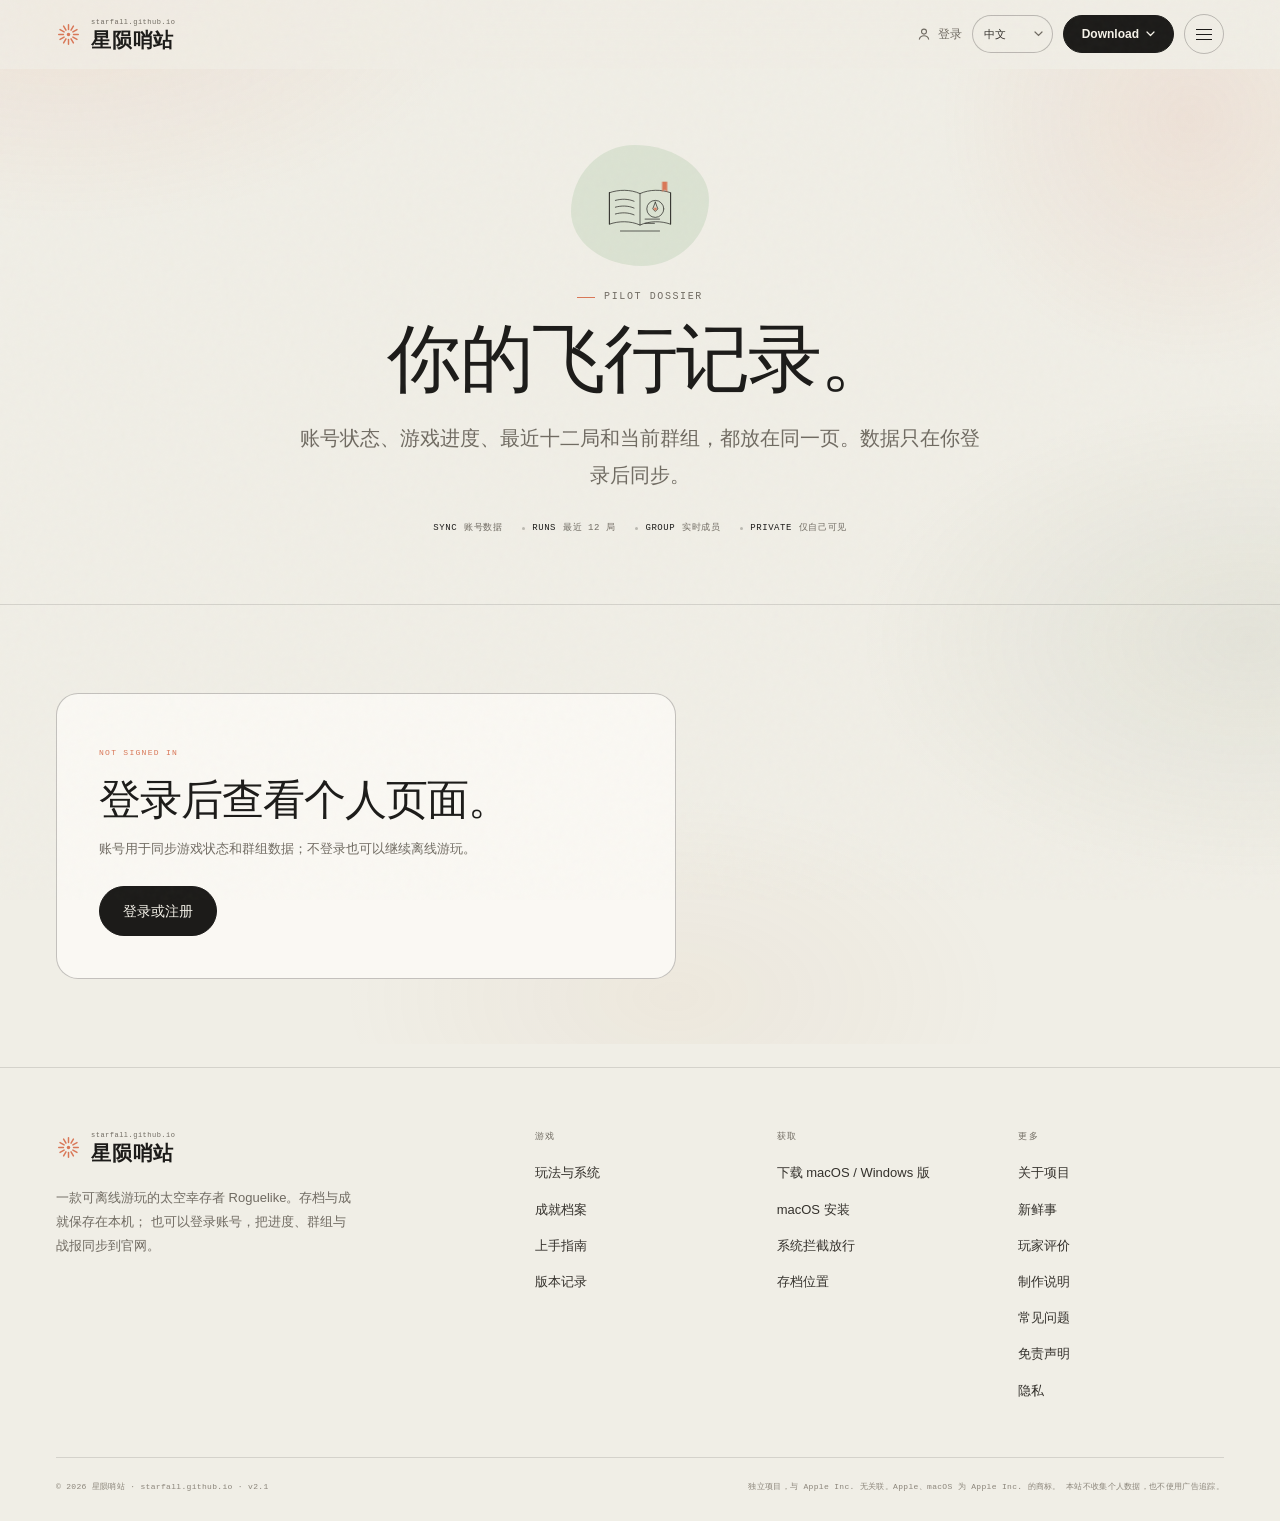
<file: me/index.html>
<!DOCTYPE html><html lang="zh-CN"> <head><meta charset="UTF-8"><meta name="viewport" content="width=device-width, initial-scale=1.0"><meta name="color-scheme" content="light"><meta name="theme-color" content="#f0eee6"><script>
      document.documentElement.classList.add('js')
      try {
        const supported = ['zh-CN', 'en', 'zh-TW', 'ja', 'fr', 'de', 'th', 'es']
        const query = new URLSearchParams(location.search).get('lang')
        const stored = localStorage.getItem('sf-lang')
        const lang = query || stored
        if (lang && lang !== 'zh-CN' && supported.includes(lang)) {
          document.documentElement.lang = lang
          document.documentElement.classList.add('i18n-pending')
        }
      } catch (error) {}
    </script><title>飞行记录 · 星陨哨站</title><meta name="description" content="查看星陨哨站账号、星尘、成就、最佳成绩、最近行动与当前群组。"><link rel="canonical" href="https://luckbubby2014.github.io/me/"><meta name="robots" content="noindex, nofollow"><link rel="icon" type="image/svg+xml" href="/favicon.svg"><link rel="apple-touch-icon" href="/images/app-icon.png"><meta property="og:type" content="website"><meta property="og:site_name" content="星陨哨站"><meta property="og:locale" content="zh_CN"><meta property="og:title" content="飞行记录 · 星陨哨站"><meta property="og:description" content="查看星陨哨站账号、星尘、成就、最佳成绩、最近行动与当前群组。"><meta property="og:url" content="https://luckbubby2014.github.io/me/"><meta property="og:image" content="https://luckbubby2014.github.io/images/og.png"><meta property="og:image:width" content="1200"><meta property="og:image:height" content="630"><meta name="twitter:card" content="summary_large_image"><meta name="twitter:title" content="飞行记录 · 星陨哨站"><meta name="twitter:description" content="查看星陨哨站账号、星尘、成就、最佳成绩、最近行动与当前群组。"><meta name="twitter:image" content="https://luckbubby2014.github.io/images/og.png"><script type="application/ld+json">{"@context":"https://schema.org","@type":"VideoGame","name":"星陨哨站","alternateName":"starfall.github.io","description":"《星陨哨站》是一款本地优先的太空幸存者 Roguelike，支持 macOS 与 Windows：武器自动开火，你控制舰船移动、冲刺和释放脉冲新星。单局 5–15 分钟，包含 9 种武器、14 项局内属性、3 个星区与 51 项本地成就。","genre":["Roguelike","Survivors-like","Shooter"],"gamePlatform":["macOS","Windows"],"operatingSystem":"macOS 12+, Windows 10+","applicationCategory":"GameApplication","softwareVersion":"2.1","inLanguage":"zh-CN","offers":{"@type":"Offer","price":"0","priceCurrency":"CNY"},"publisher":{"@type":"Organization","name":"starfall.github.io"}}</script><link rel="stylesheet" href="/_astro/about.BL5baXOC.css">
<link rel="stylesheet" href="/_astro/me.Dx7bSyqp.css"></head> <body class> <div class="ambient" aria-hidden="true"></div> <div class="scroll-progress" aria-hidden="true"><i></i></div> <a class="skip-link" href="#main">跳到主要内容</a> <header class="site-header" id="site-header" data-astro-cid-ctg3m53h> <div class="wrap header-inner" data-astro-cid-ctg3m53h> <a class="brand " href="/" aria-label="星陨哨站 · 首页"> <svg class="brand-mark" width="22" height="22" viewBox="0 0 32 32" fill="none" aria-hidden="true"> <g stroke="currentColor" stroke-width="1.9" stroke-linecap="round"> <line x1="16" y1="3.5" x2="16" y2="9.5" transform="rotate(0 16 16)"></line><line x1="16" y1="3.5" x2="16" y2="9.5" transform="rotate(30 16 16)"></line><line x1="16" y1="3.5" x2="16" y2="9.5" transform="rotate(60 16 16)"></line><line x1="16" y1="3.5" x2="16" y2="9.5" transform="rotate(90 16 16)"></line><line x1="16" y1="3.5" x2="16" y2="9.5" transform="rotate(120 16 16)"></line><line x1="16" y1="3.5" x2="16" y2="9.5" transform="rotate(150 16 16)"></line><line x1="16" y1="3.5" x2="16" y2="9.5" transform="rotate(180 16 16)"></line><line x1="16" y1="3.5" x2="16" y2="9.5" transform="rotate(210 16 16)"></line><line x1="16" y1="3.5" x2="16" y2="9.5" transform="rotate(240 16 16)"></line><line x1="16" y1="3.5" x2="16" y2="9.5" transform="rotate(270 16 16)"></line><line x1="16" y1="3.5" x2="16" y2="9.5" transform="rotate(300 16 16)"></line><line x1="16" y1="3.5" x2="16" y2="9.5" transform="rotate(330 16 16)"></line> </g> <circle cx="16" cy="16" r="2.2" fill="currentColor"></circle> </svg> <span class="brand-word"> <span class="brand-en">starfall.github.io</span> <span class="brand-cn">星陨哨站</span> </span> </a> <nav class="site-nav" aria-label="主导航" data-astro-cid-ctg3m53h> <a href="/" data-astro-cid-ctg3m53h> 概览 </a><a href="/me" aria-current="page" data-astro-cid-ctg3m53h> 飞行记录 </a><a href="/newsroom" data-astro-cid-ctg3m53h> 新鲜事 </a><a href="/group" data-astro-cid-ctg3m53h> 社区 </a><a href="/features" data-astro-cid-ctg3m53h> 玩法 </a><a href="/achievements" data-astro-cid-ctg3m53h> 成就 </a><a href="/faq" data-astro-cid-ctg3m53h> 问答 </a><a href="/about" data-astro-cid-ctg3m53h> 关于 </a> </nav> <div class="header-actions" data-astro-cid-ctg3m53h> <a class="account-link" href="/account" data-account-link aria-label="账号" data-astro-cid-ctg3m53h> <svg viewBox="0 0 20 20" fill="none" aria-hidden="true" data-astro-cid-ctg3m53h> <circle cx="10" cy="7" r="3.1" stroke="currentColor" stroke-width="1.4" data-astro-cid-ctg3m53h></circle> <path d="M4.2 16.4c.7-2.7 3-4.2 5.8-4.2s5.1 1.5 5.8 4.2" stroke="currentColor" stroke-width="1.4" stroke-linecap="round" data-astro-cid-ctg3m53h></path> </svg> <span data-account-label data-astro-cid-ctg3m53h>登录</span> </a> <div class="lang-switch" data-astro-cid-ctg3m53h> <select id="lang-select" aria-label="语言 / Language" data-astro-cid-ctg3m53h> <option value="zh-CN" data-astro-cid-ctg3m53h>中文</option> <option value="en" data-astro-cid-ctg3m53h>English</option> <option value="zh-TW" data-astro-cid-ctg3m53h>繁體中文</option> <option value="ja" data-astro-cid-ctg3m53h>日本語</option> <option value="fr" data-astro-cid-ctg3m53h>Français</option> <option value="de" data-astro-cid-ctg3m53h>Deutsch</option> <option value="th" data-astro-cid-ctg3m53h>ไทย</option> <option value="es" data-astro-cid-ctg3m53h>Español</option> </select> </div> <div class="download-menu" id="download-menu" data-astro-cid-ctg3m53h> <button class="btn btn--sm download-trigger" type="button" aria-haspopup="true" aria-expanded="false" aria-controls="download-menu-panel" data-astro-cid-ctg3m53h>
Download
<svg class="download-chevron" width="9" height="6" viewBox="0 0 9 6" fill="none" aria-hidden="true" data-astro-cid-ctg3m53h> <path d="M1 1l3.5 3.5L8 1" stroke="currentColor" stroke-width="1.2" stroke-linecap="round" stroke-linejoin="round" data-astro-cid-ctg3m53h></path> </svg> </button> <div class="download-panel" id="download-menu-panel" role="menu" aria-label="Download" hidden data-astro-cid-ctg3m53h> <div class="download-detect" data-platform-detect hidden data-astro-cid-ctg3m53h> <span class="mono" data-astro-cid-ctg3m53h>YOUR SYSTEM</span> <b data-platform-name data-astro-cid-ctg3m53h>识别中…</b> </div> <a role="menuitem" href="https://github.com/luckbubby2014/luckbubby2014.github.io/releases/download/v2.1/starfall-outpost-2.1-arm64.dmg" download="星陨哨站-2.1-arm64.dmg" data-download-platform="macos" data-astro-cid-ctg3m53h> <span class="dp-platform" data-astro-cid-ctg3m53h>macOS</span> <span class="dp-meta" data-astro-cid-ctg3m53h>v2.1 · 107.0 MB</span> <span class="dp-chip" data-astro-cid-ctg3m53h>Apple Silicon · DMG</span> </a> <a role="menuitem" href="https://github.com/luckbubby2014/luckbubby2014.github.io/releases/download/v2.1/starfall-outpost-2.1-win-x64.zip" download="星陨哨站-2.1-win-x64.zip" data-download-platform="windows" data-astro-cid-ctg3m53h> <span class="dp-platform" data-astro-cid-ctg3m53h>Windows</span> <span class="dp-meta" data-astro-cid-ctg3m53h>v2.1 · 132.4 MB</span> <span class="dp-chip" data-astro-cid-ctg3m53h>x64 · ZIP</span> </a> <a class="dp-all" role="menuitem" href="/download" data-astro-cid-ctg3m53h>所有下载与安装说明 <span aria-hidden="true" data-astro-cid-ctg3m53h>→</span></a> </div> </div> <button class="nav-toggle" type="button" aria-expanded="false" aria-controls="mobile-nav" aria-label="打开菜单" data-astro-cid-ctg3m53h> <span data-astro-cid-ctg3m53h></span> </button> </div> </div> </header> <div class="nav-scrim" id="nav-scrim" hidden data-astro-cid-ctg3m53h></div> <aside class="mobile-nav" id="mobile-nav" role="dialog" aria-modal="true" aria-label="导航" aria-hidden="true" data-astro-cid-ctg3m53h> <div class="mobile-nav-head" data-astro-cid-ctg3m53h> <span class="mono" data-astro-cid-ctg3m53h>STARFALL OUTPOST</span> <button class="mobile-nav-close" type="button" aria-label="关闭菜单" data-astro-cid-ctg3m53h> <svg width="14" height="14" viewBox="0 0 14 14" fill="none" aria-hidden="true" data-astro-cid-ctg3m53h> <path d="M2 2l10 10M12 2L2 12" stroke="currentColor" stroke-width="1.5" stroke-linecap="round" data-astro-cid-ctg3m53h></path> </svg> </button> </div> <div class="mobile-nav-body" data-astro-cid-ctg3m53h> <div class="mobile-nav-detect" data-platform-detect hidden data-astro-cid-ctg3m53h> <span class="mono" data-astro-cid-ctg3m53h>检测到的系统</span> <b data-platform-name data-astro-cid-ctg3m53h>识别中…</b> <span class="mobile-nav-detect-note" data-astro-cid-ctg3m53h>两个平台安装包同等可用</span> </div> <div class="mobile-nav-downloads" data-astro-cid-ctg3m53h> <a class="btn" href="https://github.com/luckbubby2014/luckbubby2014.github.io/releases/download/v2.1/starfall-outpost-2.1-arm64.dmg" download="星陨哨站-2.1-arm64.dmg" data-download-platform="macos" data-astro-cid-ctg3m53h> <span class="mono" data-astro-cid-ctg3m53h>macOS</span>
下载 macOS 版
</a> <a class="btn" href="https://github.com/luckbubby2014/luckbubby2014.github.io/releases/download/v2.1/starfall-outpost-2.1-win-x64.zip" download="星陨哨站-2.1-win-x64.zip" data-download-platform="windows" data-astro-cid-ctg3m53h> <span class="mono" data-astro-cid-ctg3m53h>Windows</span>
下载 Windows 版
</a> </div> <nav class="mobile-nav-links" aria-label="导航" data-astro-cid-ctg3m53h> <a href="/" data-astro-cid-ctg3m53h> 概览 <span data-astro-cid-ctg3m53h>01</span> </a><a href="/me" aria-current="page" data-astro-cid-ctg3m53h> 飞行记录 <span data-astro-cid-ctg3m53h>02</span> </a><a href="/newsroom" data-astro-cid-ctg3m53h> 新鲜事 <span data-astro-cid-ctg3m53h>03</span> </a><a href="/group" data-astro-cid-ctg3m53h> 社区 <span data-astro-cid-ctg3m53h>04</span> </a><a href="/features" data-astro-cid-ctg3m53h> 玩法 <span data-astro-cid-ctg3m53h>05</span> </a><a href="/achievements" data-astro-cid-ctg3m53h> 成就 <span data-astro-cid-ctg3m53h>06</span> </a><a href="/guide" data-astro-cid-ctg3m53h> 指南 <span data-astro-cid-ctg3m53h>07</span> </a><a href="/changelog" data-astro-cid-ctg3m53h> 版本 <span data-astro-cid-ctg3m53h>08</span> </a><a href="/faq" data-astro-cid-ctg3m53h> 问答 <span data-astro-cid-ctg3m53h>09</span> </a><a href="/about" data-astro-cid-ctg3m53h> 关于 <span data-astro-cid-ctg3m53h>10</span> </a><a href="/download" data-astro-cid-ctg3m53h> 下载 <span data-astro-cid-ctg3m53h>11</span> </a> </nav> </div> <div class="mobile-nav-foot" data-astro-cid-ctg3m53h> <a class="mobile-nav-account" href="/account" data-account-link data-account-mobile data-astro-cid-ctg3m53h> <svg viewBox="0 0 20 20" fill="none" aria-hidden="true" data-astro-cid-ctg3m53h> <circle cx="10" cy="7" r="3.1" stroke="currentColor" stroke-width="1.4" data-astro-cid-ctg3m53h></circle> <path d="M4.2 16.4c.7-2.7 3-4.2 5.8-4.2s5.1 1.5 5.8 4.2" stroke="currentColor" stroke-width="1.4" stroke-linecap="round" data-astro-cid-ctg3m53h></path> </svg> <span data-account-label-mobile data-astro-cid-ctg3m53h>账号</span> </a> <a class="mobile-nav-guide" href="/download" data-astro-cid-ctg3m53h>所有下载与安装说明 <span aria-hidden="true" data-astro-cid-ctg3m53h>→</span></a> <div class="mobile-nav-meta" data-astro-cid-ctg3m53h> <span class="mono" data-astro-cid-ctg3m53h>V2.1 · MACOS + WINDOWS</span> <span data-astro-cid-ctg3m53h>离线优先 · 账号可选</span> </div> </div> </aside> <script type="module" src="/_astro/SiteHeader.astro_astro_type_script_index_0_lang.KUBXHaD1.js"></script>  <main id="main">  <header class="page-hero"> <div class="wrap page-hero-inner"> <div class="art-plate art-plate--sage page-hero-art"> <svg class="line-art line-art--manual" viewBox="0 0 240 200" fill="none" aria-hidden="true"> <g class="art-lines" stroke="currentColor" stroke-width="1.6" stroke-linecap="round" stroke-linejoin="round">      <path pathLength="1" style="--i:0" d="M48 70c22-8 50-8 72 2 22-10 50-10 72-2v74c-22-8-50-8-72 2-22-10-50-10-72-2z"></path> <path pathLength="1" style="--i:1" d="M120 72v74M48 70v74M192 70v74"></path> <path pathLength="1" style="--i:2" d="M62 88c14-4 30-4 44 2M62 104c14-4 30-4 44 2M62 120c14-4 30-4 44 2"></path> <circle pathLength="1" style="--i:3" cx="156" cy="108" r="20"></circle> <path pathLength="1" style="--i:4" d="M156 92l6 16-6 6-6-6z"></path> <path pathLength="1" style="--i:5" d="M74 160h92M132 132h34M132 142h22"></path>       </g> <g class="art-accent">      <circle cx="156" cy="108" r="3.4"></circle> <path d="M172 44h12v24l-6-5-6 5z"></path>       </g> </svg> </div> <div class="eyebrow">PILOT DOSSIER</div> <h1>你的飞行记录。</h1> <p class="lede">账号状态、游戏进度、最近十二局和当前群组，都放在同一页。数据只在你登录后同步。</p> <div class="page-hero-meta"> <span><b>SYNC</b> 账号数据</span><span><b>RUNS</b> 最近 12 局</span><span><b>GROUP</b> 实时成员</span><span><b>PRIVATE</b> 仅自己可见</span> </div> </div> </header> <section class="section section--tight"> <div class="wrap"> <div class="me-guest" id="me-guest" hidden> <span class="mono">NOT SIGNED IN</span> <h2>登录后查看个人页面。</h2> <p>账号用于同步游戏状态和群组数据；不登录也可以继续离线游玩。</p> <a class="btn" href="/account?next=/me">登录或注册</a> </div> <div class="me-loading" id="me-loading"> <span class="mono">SYNCING DOSSIER</span> </div> <div class="me-dash" id="me-dash" hidden> <header class="me-head"> <div class="me-ident"> <span class="me-avatar" id="me-avatar">P</span> <div> <div class="me-eyebrow"> <span class="mono">PILOT</span> <span class="me-badge" id="me-admin-badge" hidden>ADMIN</span> </div> <h2 id="me-name">飞行员</h2> <p id="me-email" class="me-mail"></p> </div> </div> <div class="me-head-actions"> <button class="btn btn--ghost btn--sm" type="button" id="me-edit">修改代号</button> <a class="btn btn--ghost btn--sm" href="/group">群组</a> <button class="me-signout" type="button" id="me-signout">退出登录</button> </div> </header> <form class="me-edit-form" id="me-edit-form" hidden> <label for="me-name-input">飞行员代号</label> <input id="me-name-input" name="name" type="text" minlength="2" maxlength="24"> <button class="btn btn--sm" type="submit">保存</button> <button class="btn btn--ghost btn--sm" type="button" id="me-edit-cancel">取消</button> <p id="me-edit-status" class="me-edit-status" role="status"></p> </form> <div class="me-stats"> <article><span class="mono">STARDUST</span><b id="me-stardust">0</b><em>星尘</em></article> <article><span class="mono">RUNS</span><b id="me-runs">0</b><em>总行动</em></article> <article><span class="mono">BEST</span><b id="me-best">0</b><em>最佳分数</em></article> <article><span class="mono">ACHIEVEMENTS</span><b id="me-achievements">0</b><em>已解锁</em></article> <article><span class="mono">GROUP</span><b id="me-group" class="me-group-name">—</b><em>当前群组</em></article> </div> <div class="me-grid"> <section class="me-panel me-panel--chart"> <div class="me-panel-head"> <span class="mono">RECENT RUNS · SCORE TREND</span> <span class="me-sync" id="me-sync"></span> </div> <div class="me-chart" id="me-chart"></div> </section> <section class="me-panel me-panel--group"> <div class="me-panel-head"><span class="mono">GROUP LINK</span></div> <div id="me-group-card" class="me-group-card"> <p class="me-muted">还没有群组。</p> <a class="btn btn--ghost btn--sm" href="/group">创建或加入</a> </div> </section> </div> <section class="me-panel me-panel--runs"> <div class="me-panel-head"> <span class="mono">RECENT RUNS</span> <a class="me-inline-link" href="/group">查看群组榜单</a> </div> <div class="me-run-list" id="me-run-list"></div> </section> <section class="me-panel me-panel--account"> <div class="me-panel-head"><span class="mono">ACCOUNT</span></div> <dl class="me-account"> <div><dt>登录邮箱</dt><dd id="me-account-email">—</dd></div> <div><dt>加入时间</dt><dd id="me-joined">—</dd></div> <div><dt>游戏版本</dt><dd id="me-version">—</dd></div> <div><dt>最近同步</dt><dd id="me-last-seen">—</dd></div> </dl> <p class="me-note">游戏内登录后，结算数据会自动同步到这里。你可以在游戏设置 → 账号中随时退出。</p> </section> </div> </div> </section>  <script type="module" src="/_astro/me.astro_astro_type_script_index_0_lang.CJ-7J_9I.js"></script>  </main> <footer class="site-footer"> <div class="wrap"> <div class="footer-top"> <div class="footer-brand"> <a class="brand " href="/" aria-label="星陨哨站 · 首页"> <svg class="brand-mark" width="26" height="26" viewBox="0 0 32 32" fill="none" aria-hidden="true"> <g stroke="currentColor" stroke-width="1.9" stroke-linecap="round"> <line x1="16" y1="3.5" x2="16" y2="9.5" transform="rotate(0 16 16)"></line><line x1="16" y1="3.5" x2="16" y2="9.5" transform="rotate(30 16 16)"></line><line x1="16" y1="3.5" x2="16" y2="9.5" transform="rotate(60 16 16)"></line><line x1="16" y1="3.5" x2="16" y2="9.5" transform="rotate(90 16 16)"></line><line x1="16" y1="3.5" x2="16" y2="9.5" transform="rotate(120 16 16)"></line><line x1="16" y1="3.5" x2="16" y2="9.5" transform="rotate(150 16 16)"></line><line x1="16" y1="3.5" x2="16" y2="9.5" transform="rotate(180 16 16)"></line><line x1="16" y1="3.5" x2="16" y2="9.5" transform="rotate(210 16 16)"></line><line x1="16" y1="3.5" x2="16" y2="9.5" transform="rotate(240 16 16)"></line><line x1="16" y1="3.5" x2="16" y2="9.5" transform="rotate(270 16 16)"></line><line x1="16" y1="3.5" x2="16" y2="9.5" transform="rotate(300 16 16)"></line><line x1="16" y1="3.5" x2="16" y2="9.5" transform="rotate(330 16 16)"></line> </g> <circle cx="16" cy="16" r="2.2" fill="currentColor"></circle> </svg> <span class="brand-word"> <span class="brand-en">starfall.github.io</span> <span class="brand-cn">星陨哨站</span> </span> </a> <p>
一款可离线游玩的太空幸存者 Roguelike。存档与成就保存在本机；
          也可以登录账号，把进度、群组与战报同步到官网。
</p> </div> <div class="footer-col"> <h3>游戏</h3> <ul> <li><a href="/features">玩法与系统</a></li> <li><a href="/achievements">成就档案</a></li> <li><a href="/guide">上手指南</a></li> <li><a href="/changelog">版本记录</a></li> </ul> </div> <div class="footer-col"> <h3>获取</h3> <ul> <li><a href="/download">下载 macOS / Windows 版</a></li> <li><a href="/download#install">macOS 安装</a></li> <li><a href="/download#gatekeeper">系统拦截放行</a></li> <li><a href="/faq#save">存档位置</a></li> </ul> </div> <div class="footer-col"> <h3>更多</h3> <ul> <li><a href="/about">关于项目</a></li> <li><a href="/newsroom">新鲜事</a></li> <li><a href="/#reviews">玩家评价</a></li> <li><a href="/about#colophon">制作说明</a></li> <li><a href="/faq">常见问题</a></li> <li><a href="/about#disclaimer">免责声明</a></li> <li><a href="/faq#privacy">隐私</a></li> </ul> </div> </div> <div class="footer-bottom"> <span>© 2026 星陨哨站 · starfall.github.io · v2.1</span> <span class="legal">
独立项目，与 Apple Inc. 无关联。Apple、macOS 为 Apple Inc. 的商标。
        本站不收集个人数据，也不使用广告追踪。
</span> </div> </div> </footer> <div class="lightbox" id="lightbox" aria-hidden="true" role="dialog" aria-label="查看大图"> <button class="lightbox-close" type="button" aria-label="关闭大图">×</button> <img alt=""> </div> <div class="toast" id="toast" role="status" aria-live="polite"></div> <script type="module" src="/_astro/Layout.astro_astro_type_script_index_0_lang.DCYWA53B.js"></script> <script type="module" src="/_astro/Layout.astro_astro_type_script_index_1_lang.CrIVjwGn.js"></script> <script type="module">const w=document.getElementById("site-header"),r=document.querySelector(".nav-toggle"),i=document.getElementById("mobile-nav"),s=document.getElementById("nav-scrim"),p=document.querySelector(".mobile-nav-close"),f=()=>{w?.classList.toggle("is-scrolled",window.scrollY>8)};f();window.addEventListener("scroll",f,{passive:!0});const a=()=>{r?.setAttribute("aria-expanded","false"),r?.setAttribute("aria-label","打开菜单"),i?.classList.remove("is-open"),i?.setAttribute("aria-hidden","true"),s?.classList.remove("is-open"),document.body.classList.remove("nav-open"),window.setTimeout(()=>{!i?.classList.contains("is-open")&&s&&(s.hidden=!0)},340)},h=()=>{s&&(s.hidden=!1),requestAnimationFrame(()=>s?.classList.add("is-open")),r?.setAttribute("aria-expanded","true"),r?.setAttribute("aria-label","关闭菜单"),i?.classList.add("is-open"),i?.setAttribute("aria-hidden","false"),document.body.classList.add("nav-open"),window.setTimeout(()=>p?.focus(),80)};r?.addEventListener("click",()=>{r.getAttribute("aria-expanded")==="true"?a():h()});p?.addEventListener("click",a);s?.addEventListener("click",a);i?.querySelectorAll("a").forEach(e=>e.addEventListener("click",a));window.addEventListener("keydown",e=>{e.key==="Escape"&&a()});window.addEventListener("resize",()=>{window.innerWidth>1359&&a()});const m=document.querySelectorAll("[data-reveal]");if("IntersectionObserver"in window&&!window.matchMedia("(prefers-reduced-motion: reduce)").matches){const e=new IntersectionObserver(t=>{for(const n of t)n.isIntersecting&&(n.target.classList.add("is-revealed"),e.unobserve(n.target))},{rootMargin:"0px 0px -8% 0px",threshold:.08});m.forEach(t=>e.observe(t))}else m.forEach(e=>e.classList.add("is-revealed"));const v=document.querySelectorAll(".line-art"),l=e=>e.classList.add("is-drawn"),g=window.matchMedia("(prefers-reduced-motion: reduce)").matches;if(g||!("IntersectionObserver"in window))v.forEach(l);else{const e=new IntersectionObserver(t=>{for(const n of t)n.isIntersecting&&(l(n.target),e.unobserve(n.target))},{rootMargin:"0px 0px -10% 0px",threshold:.15});v.forEach(t=>{t.getBoundingClientRect().top<window.innerHeight*.92?l(t):e.observe(t)})}const o=document.getElementById("lightbox"),c=o?.querySelector("img"),L=(e,t)=>{!o||!c||(c.src=e,c.alt=t,o.classList.add("is-open"),o.setAttribute("aria-hidden","false"),document.body.classList.add("nav-open"),o.querySelector(".lightbox-close")?.focus())},u=()=>{o&&(o.classList.remove("is-open"),o.setAttribute("aria-hidden","true"),document.body.classList.remove("nav-open"),c&&(c.src=""))};document.querySelectorAll("[data-lightbox]").forEach(e=>{const t=()=>{const n=e.querySelector("img");n&&L(n.src,n.alt)};e.addEventListener("click",t),e.addEventListener("keydown",n=>{(n.key==="Enter"||n.key===" ")&&(n.preventDefault(),t())}),e.hasAttribute("tabindex")||e.setAttribute("tabindex","0"),e.hasAttribute("role")||e.setAttribute("role","button")});o?.addEventListener("click",e=>{e.target===o&&u()});o?.querySelector(".lightbox-close")?.addEventListener("click",u);let b=0;const d=document.getElementById("toast"),y=e=>{d&&(d.textContent=e,d.classList.add("is-visible"),window.clearTimeout(b),b=window.setTimeout(()=>d.classList.remove("is-visible"),2100))};document.addEventListener("site:toast",e=>{y(e.detail||"已复制")});document.addEventListener("keydown",e=>{e.key==="Escape"&&o?.classList.contains("is-open")&&u()});const E=async e=>{try{if(navigator.clipboard&&window.isSecureContext)return await navigator.clipboard.writeText(e),!0}catch{}try{const t=document.createElement("textarea");t.value=e,t.setAttribute("readonly",""),t.style.position="fixed",t.style.opacity="0",document.body.appendChild(t),t.select();const n=document.execCommand("copy");return document.body.removeChild(t),n}catch{return!1}};document.querySelectorAll("[data-copy]").forEach(e=>{e.addEventListener("click",async()=>{const t=e.dataset.copy??"",n=await E(t);y(n?"已复制到剪贴板":"复制失败，请手动选择文本")})});document.documentElement.style.scrollPaddingTop="88px";</script> </body> </html>
</file>
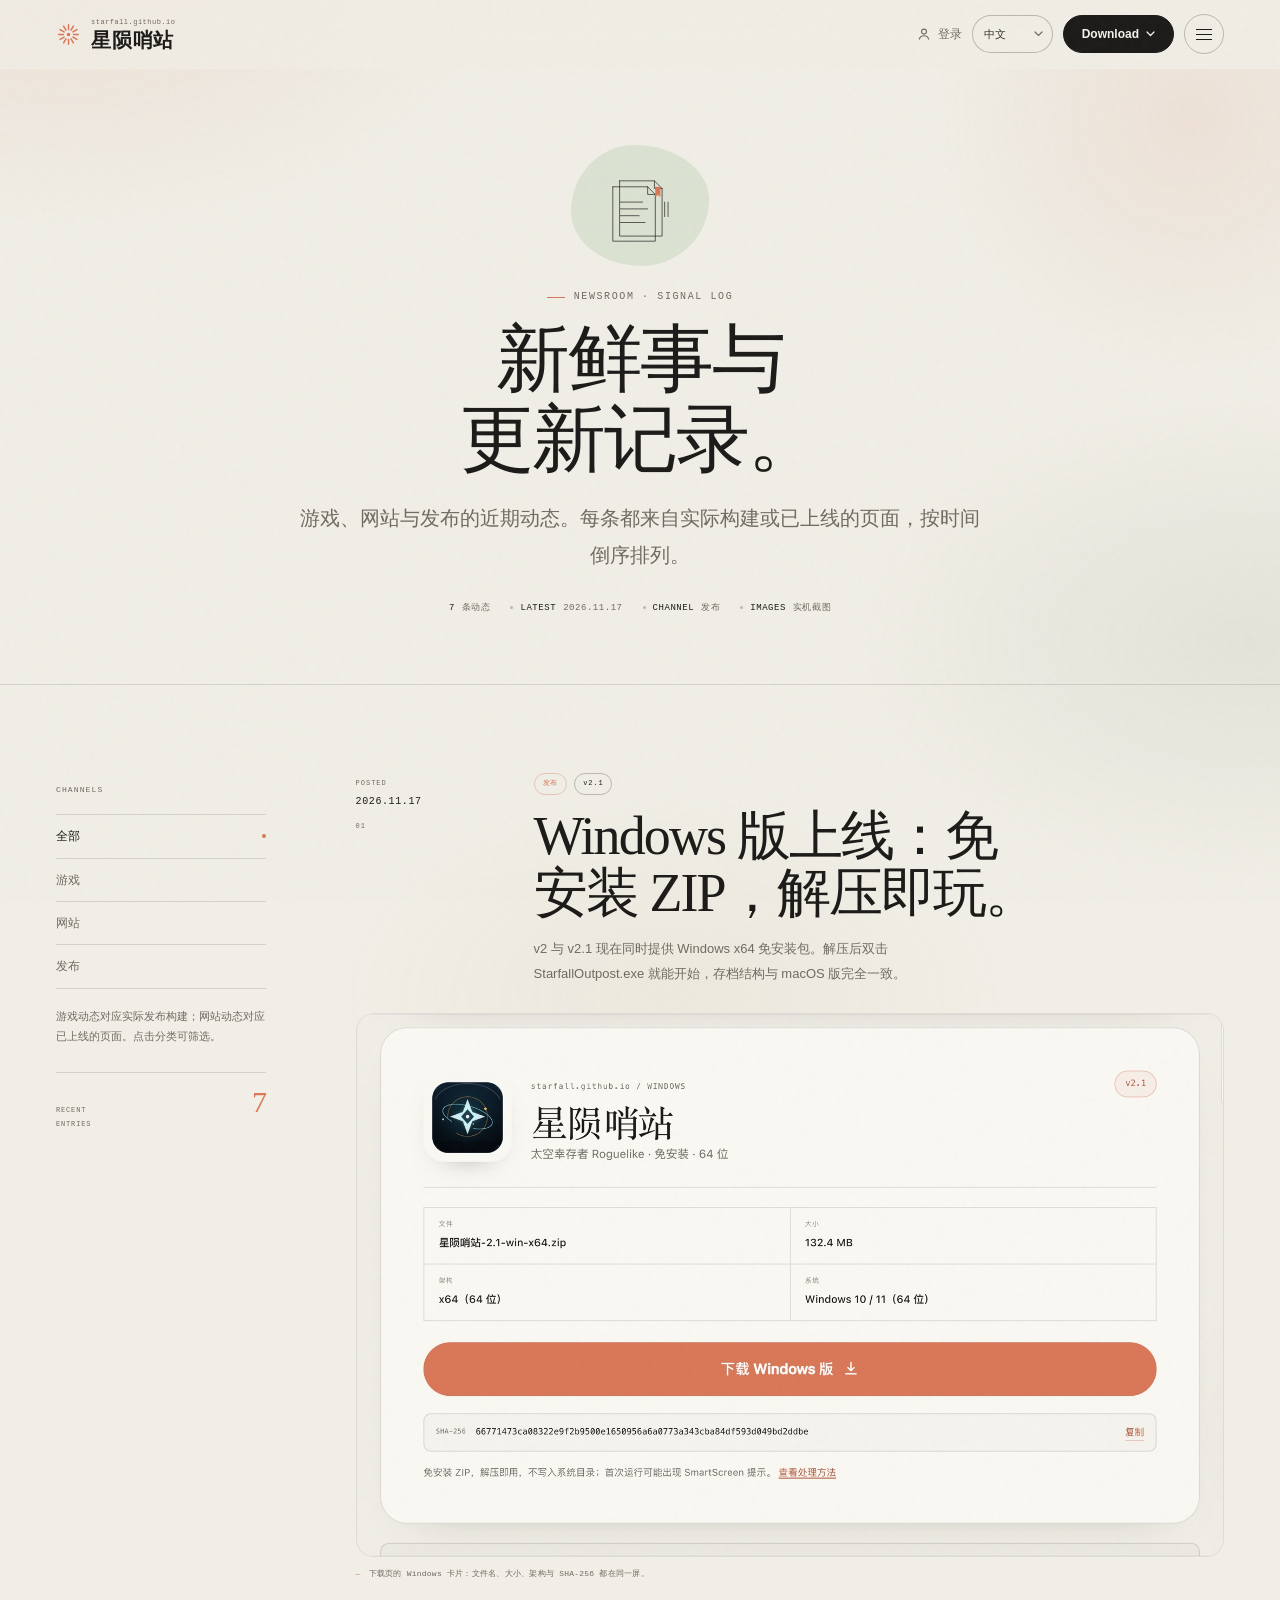
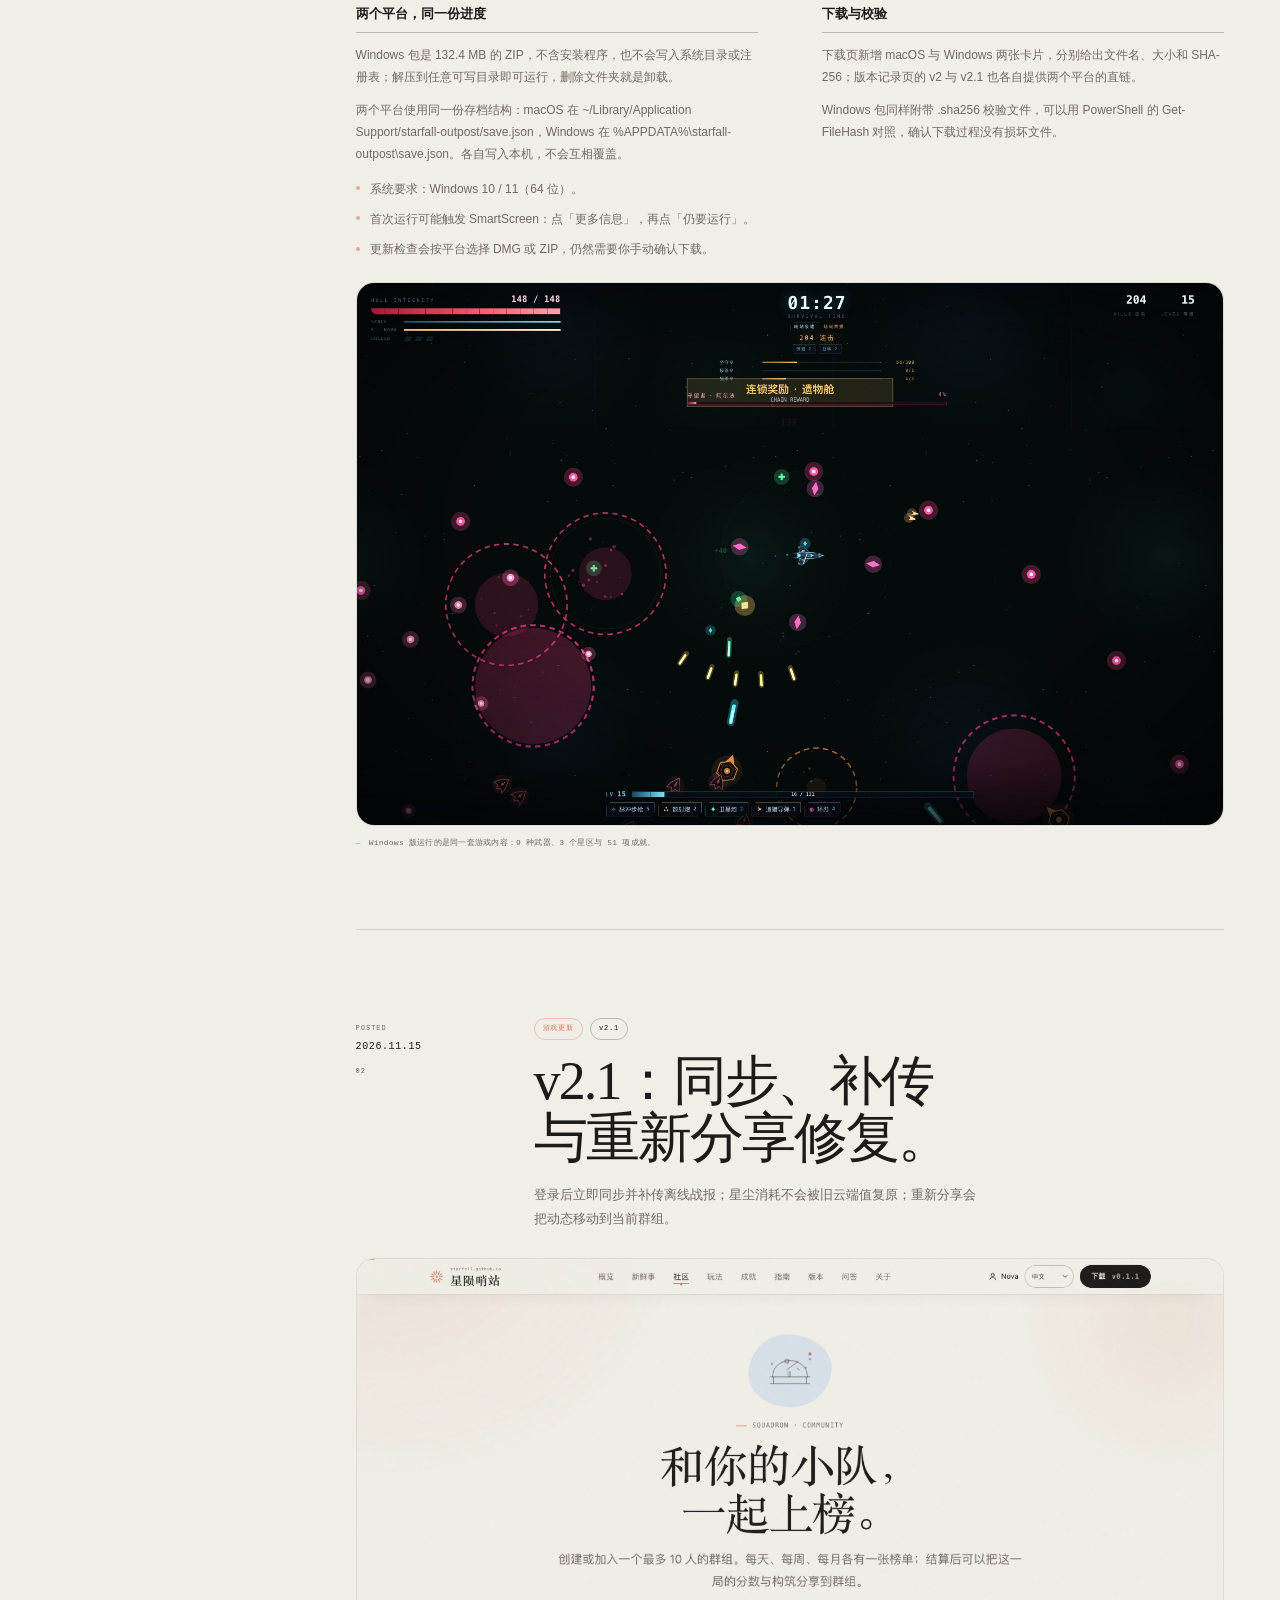
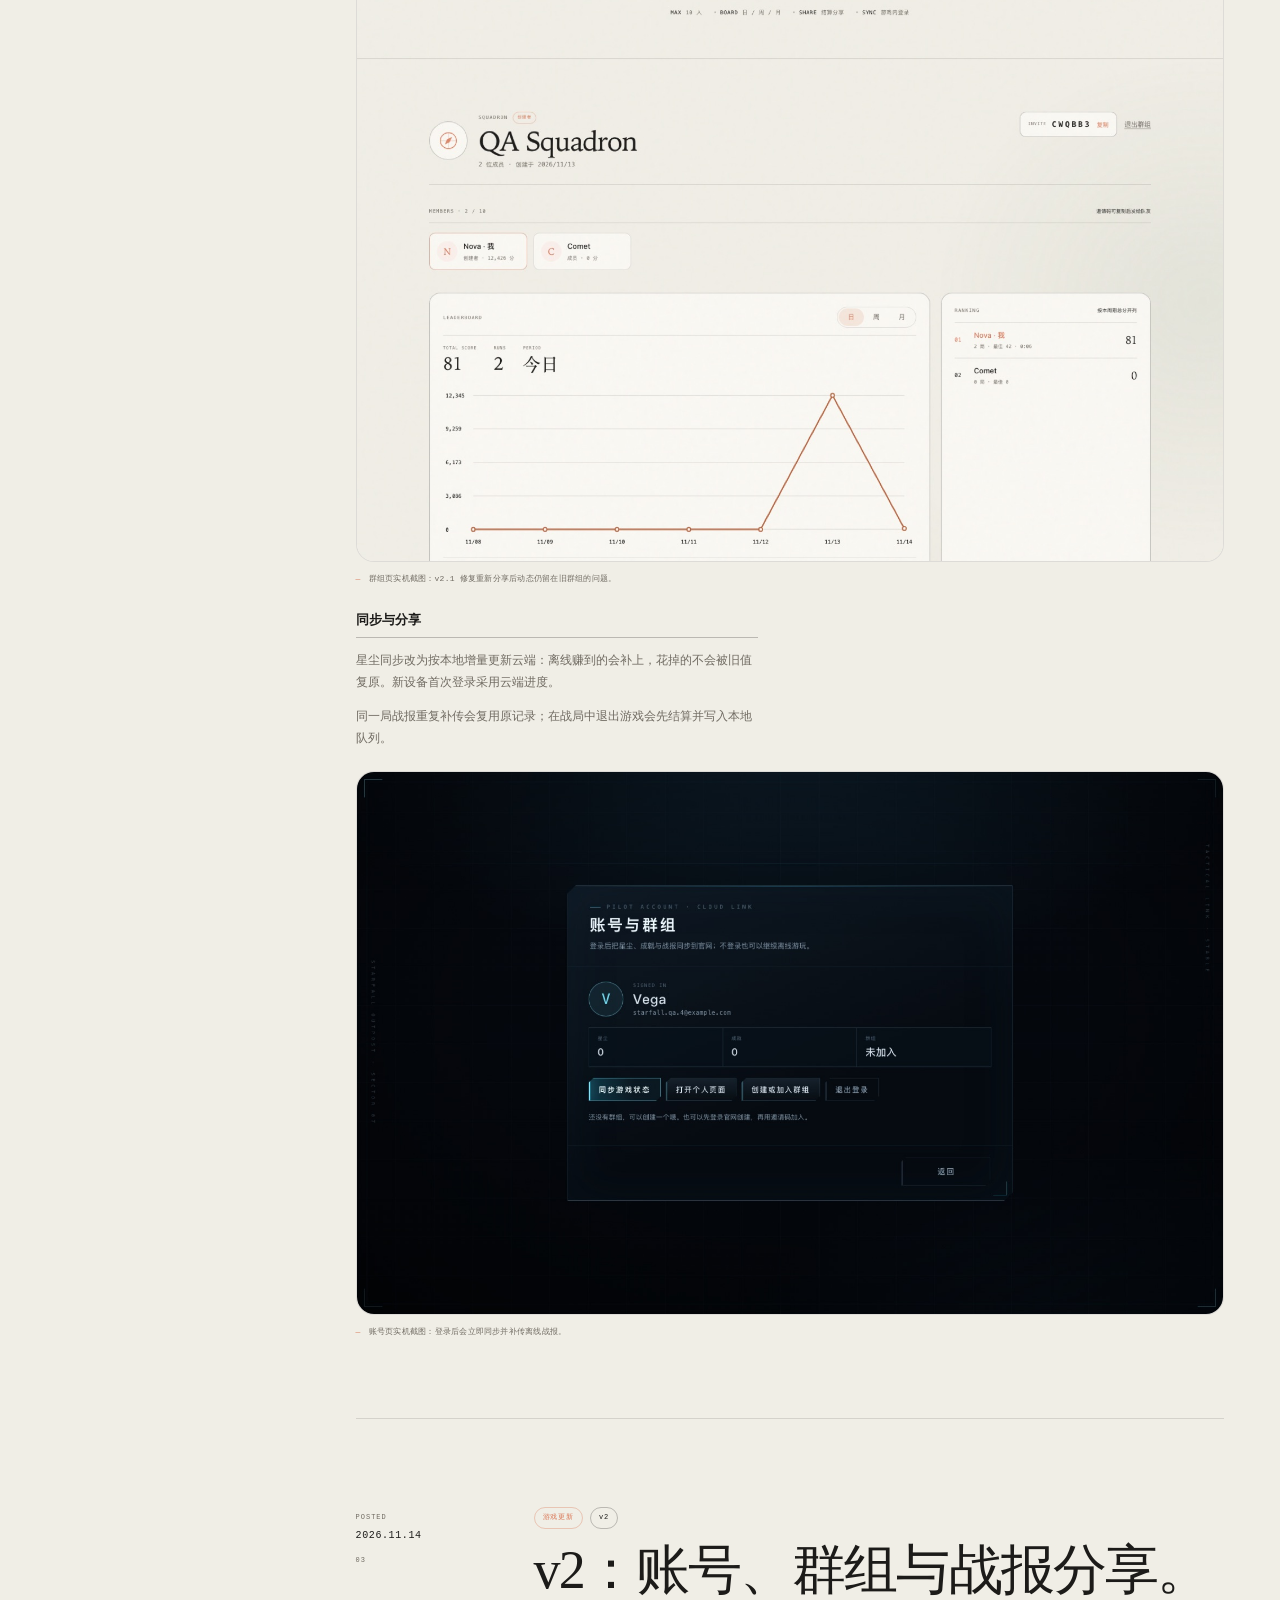
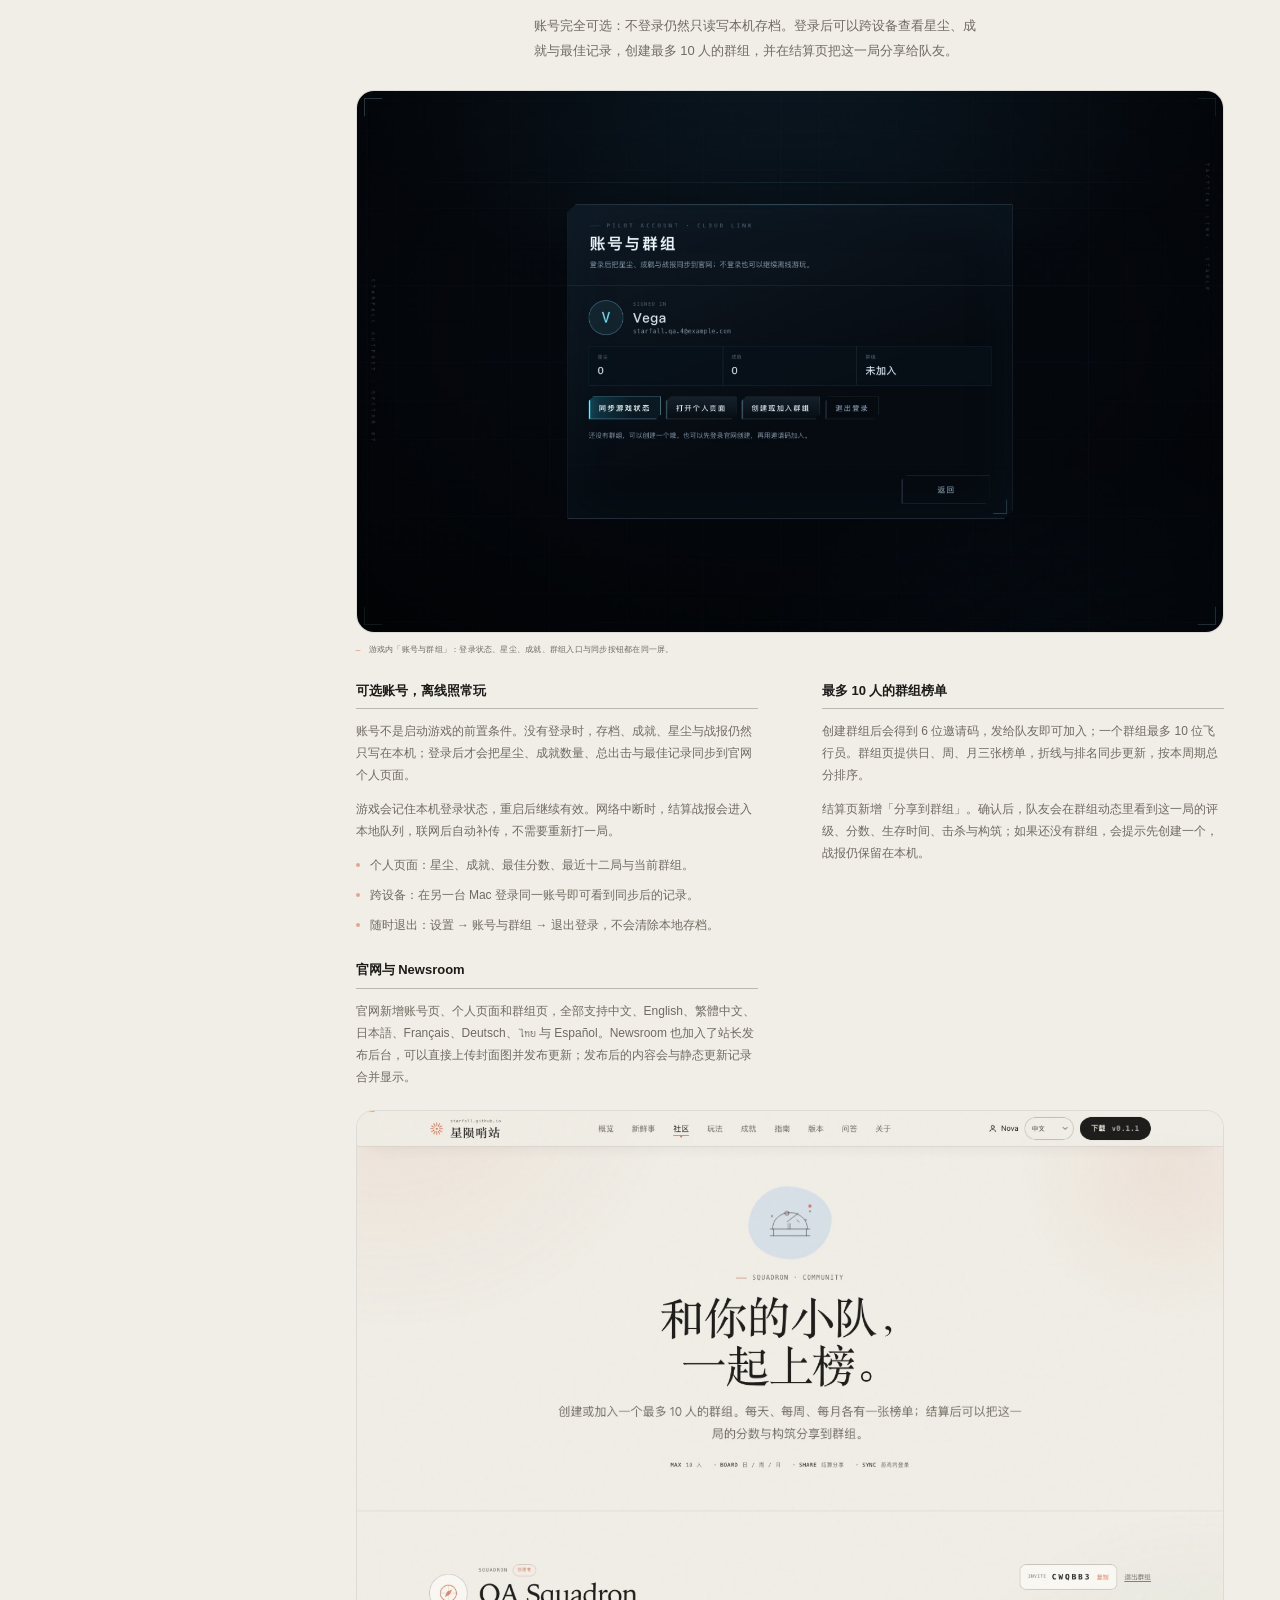
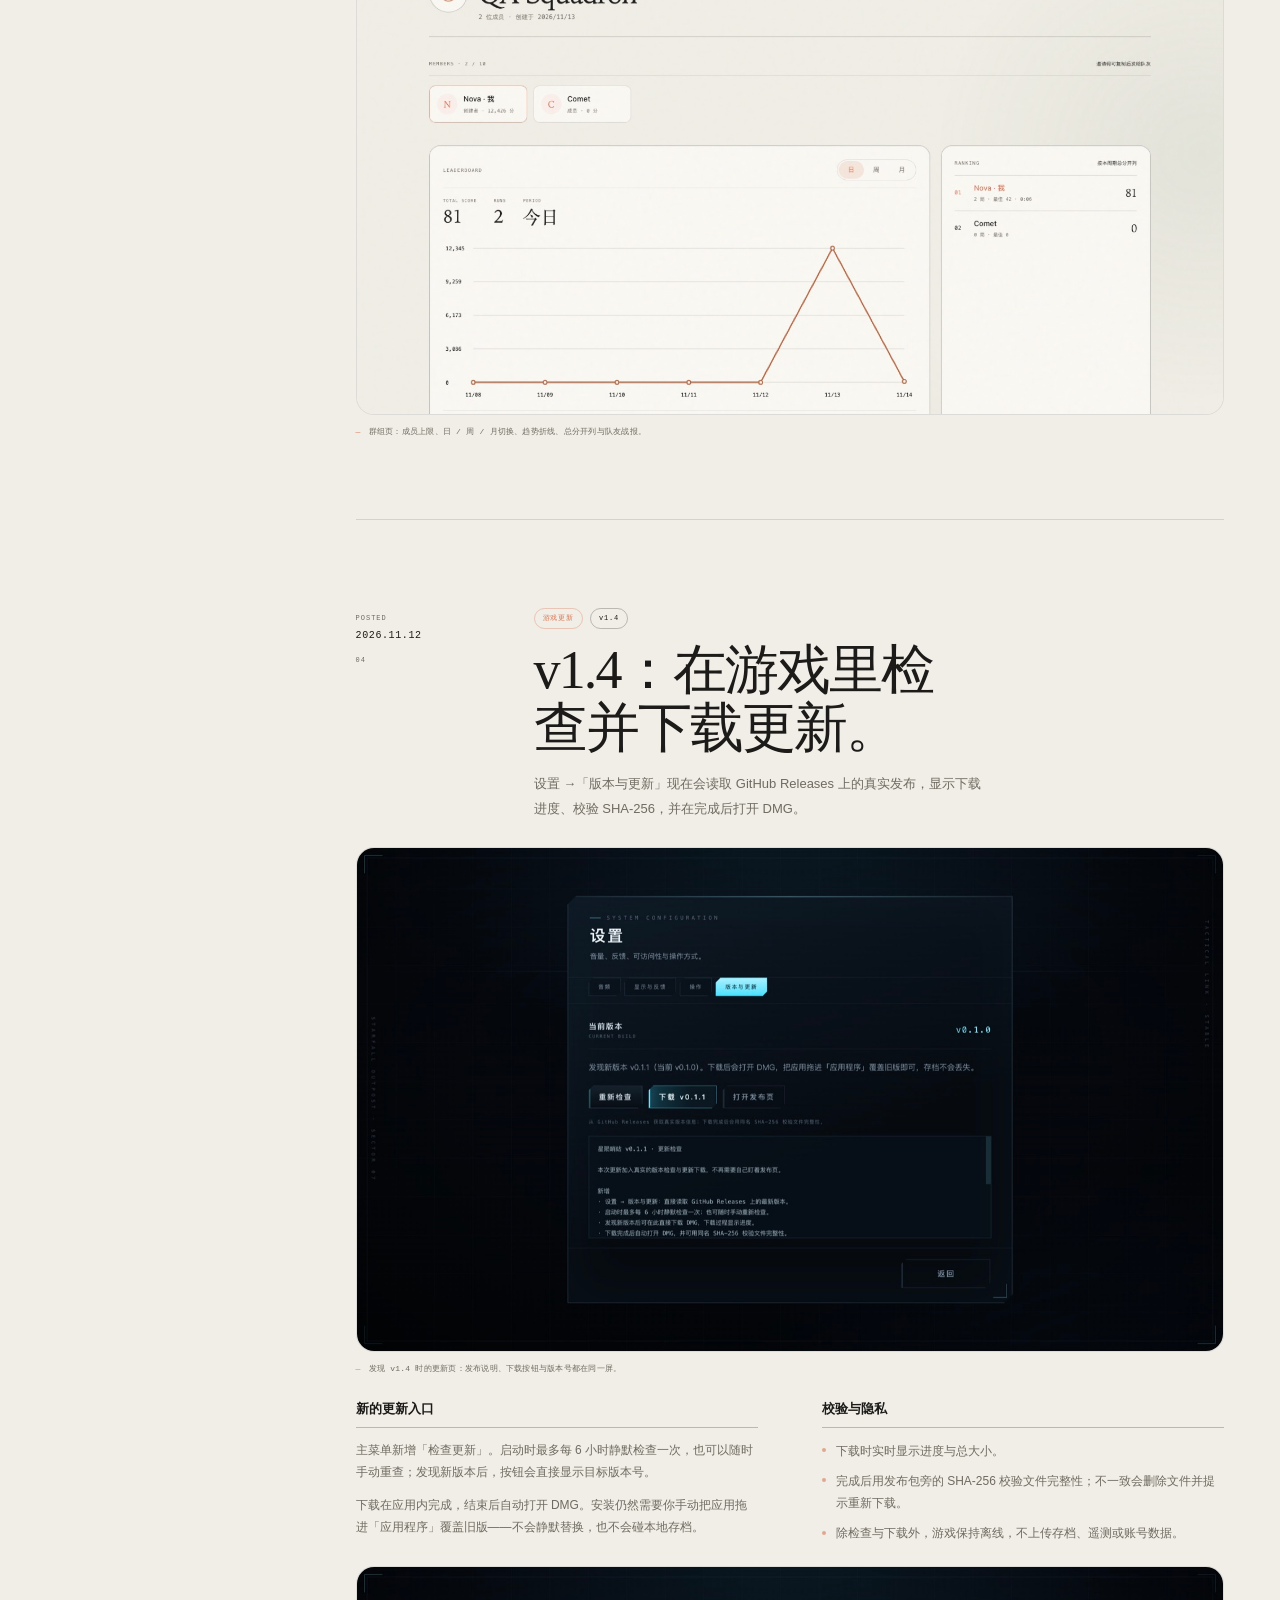
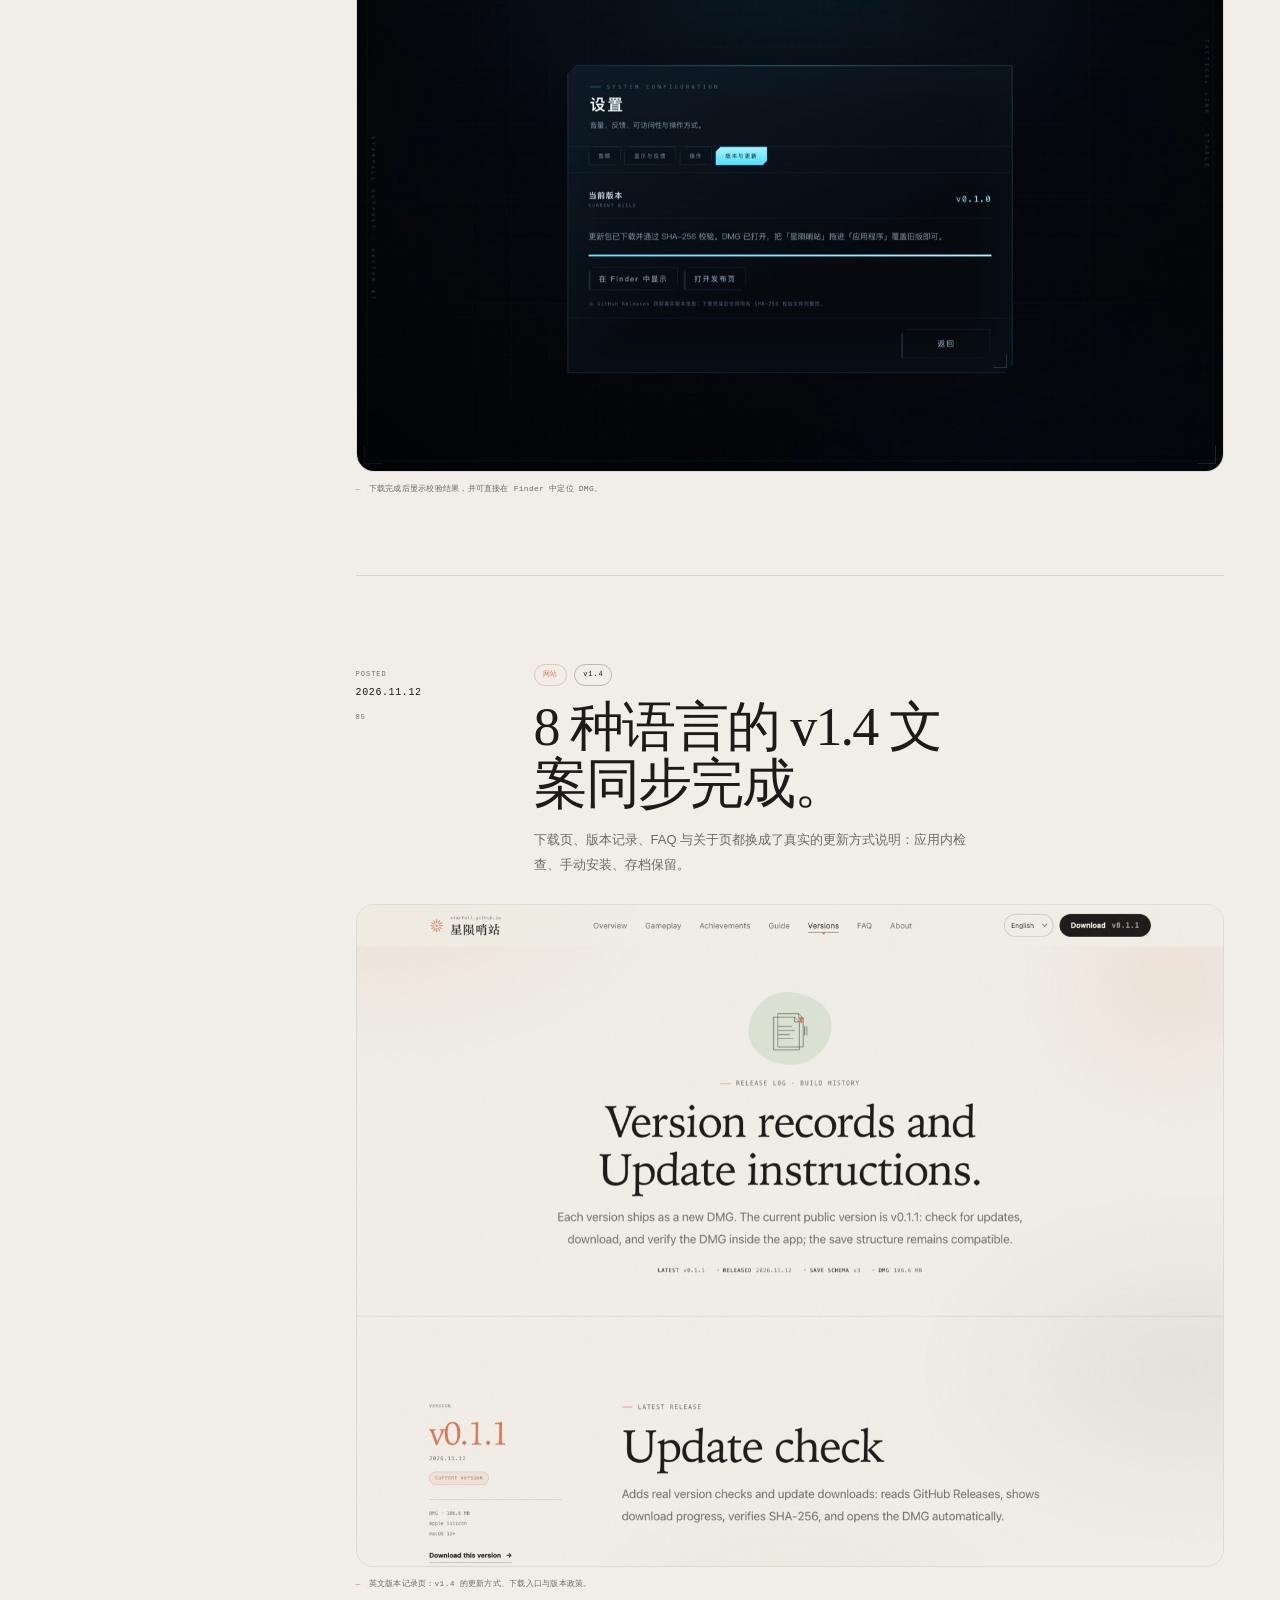
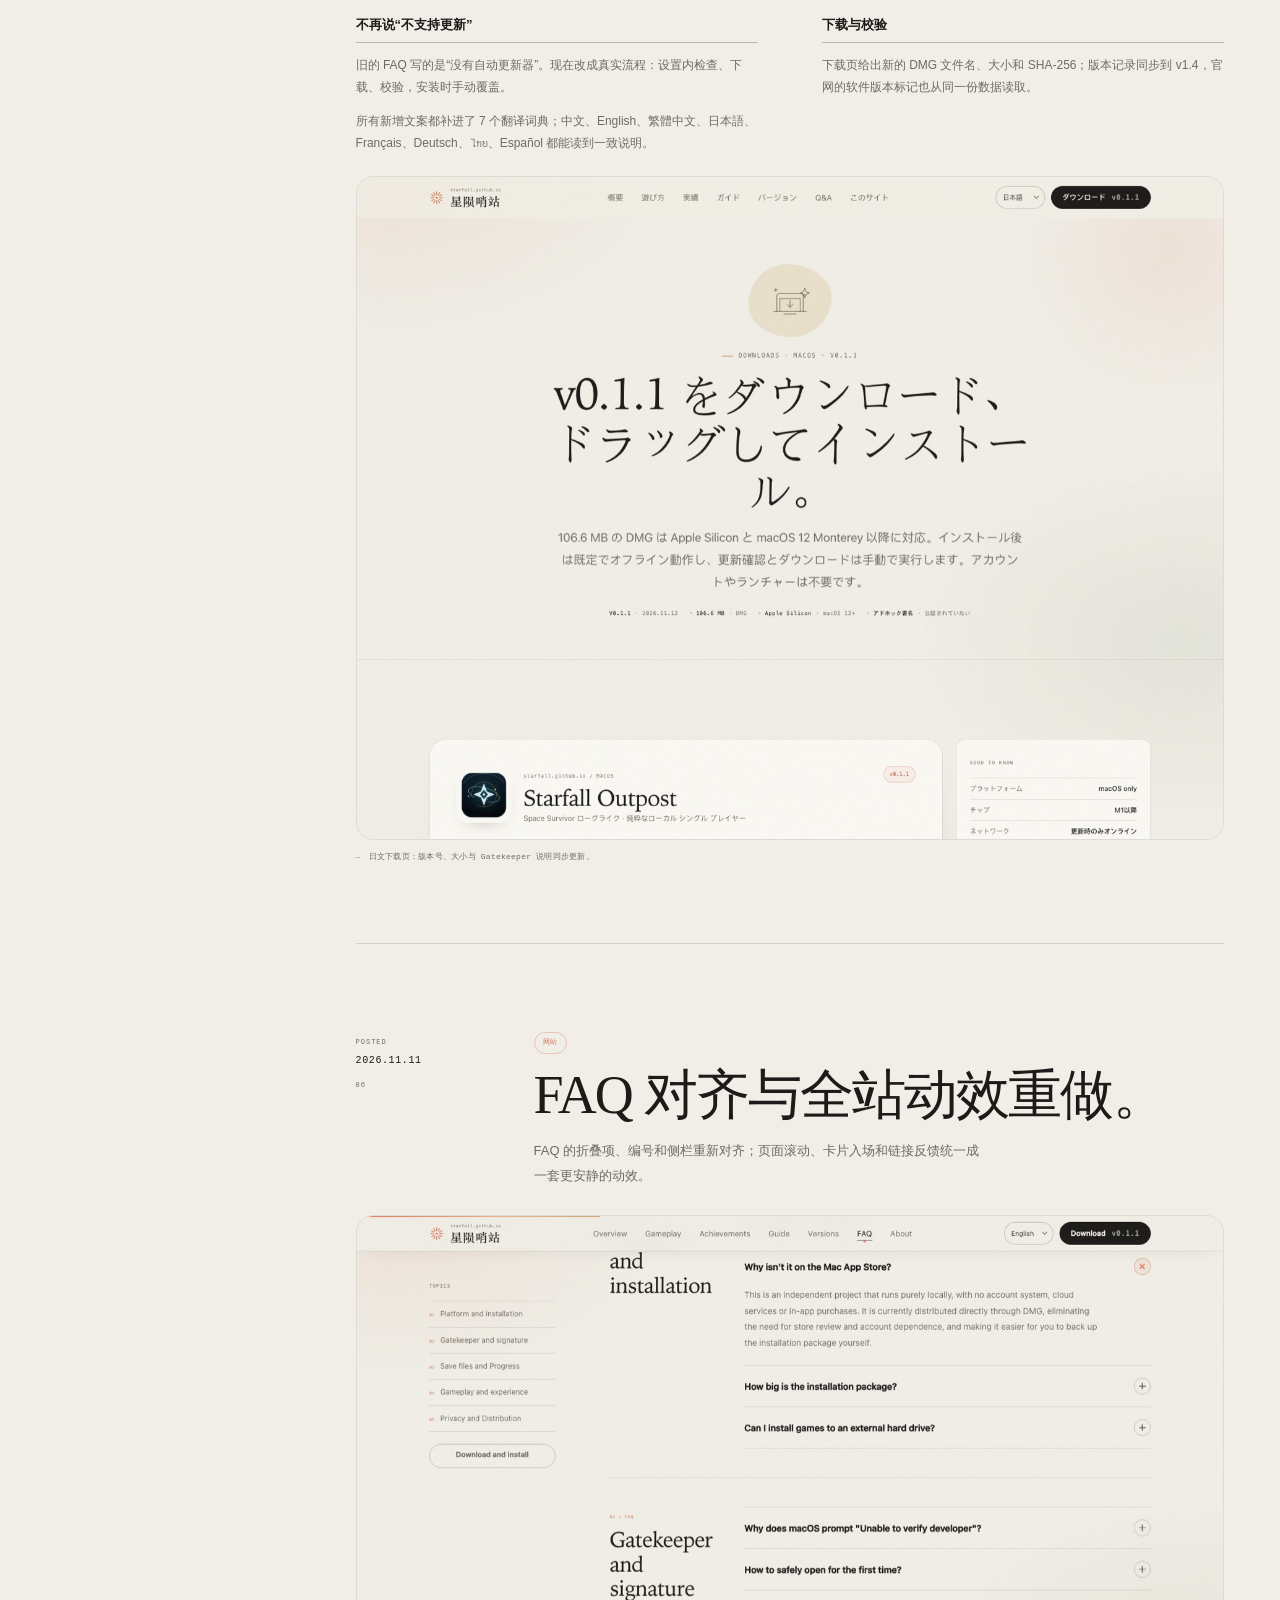
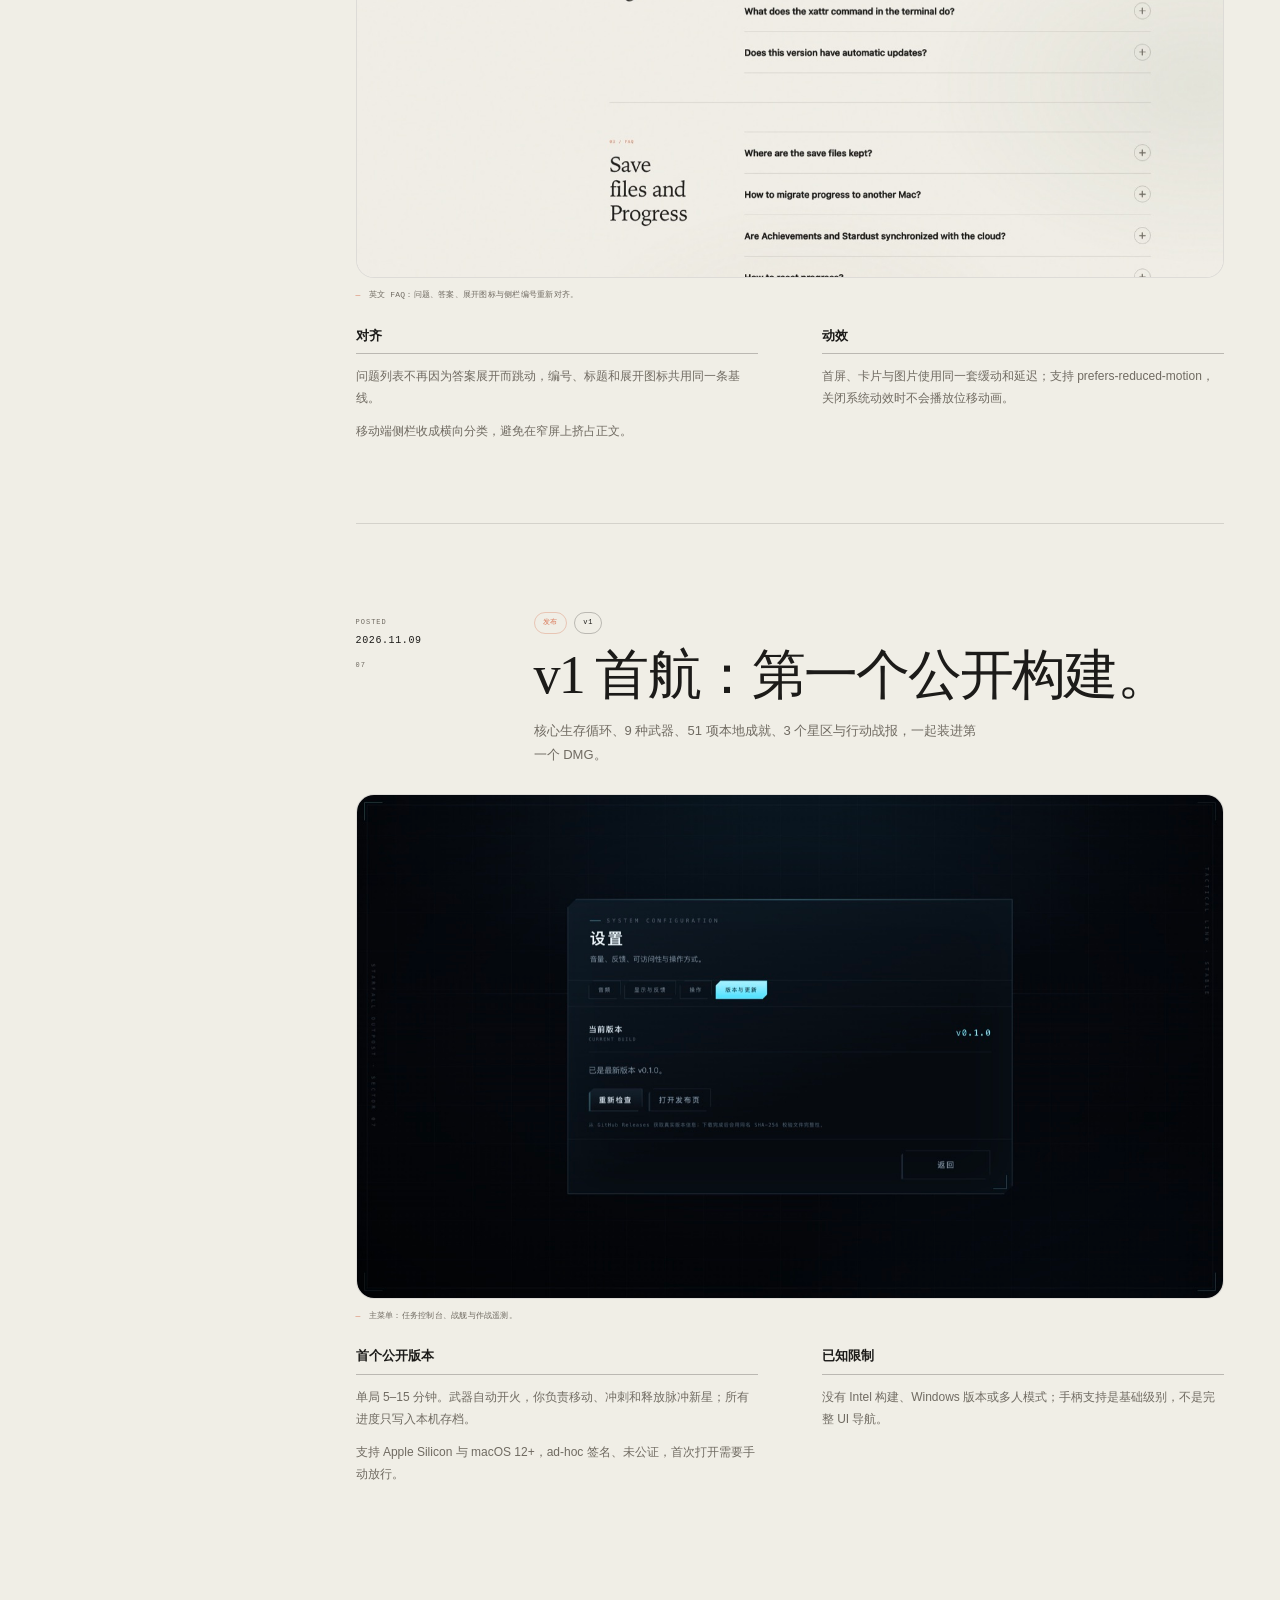
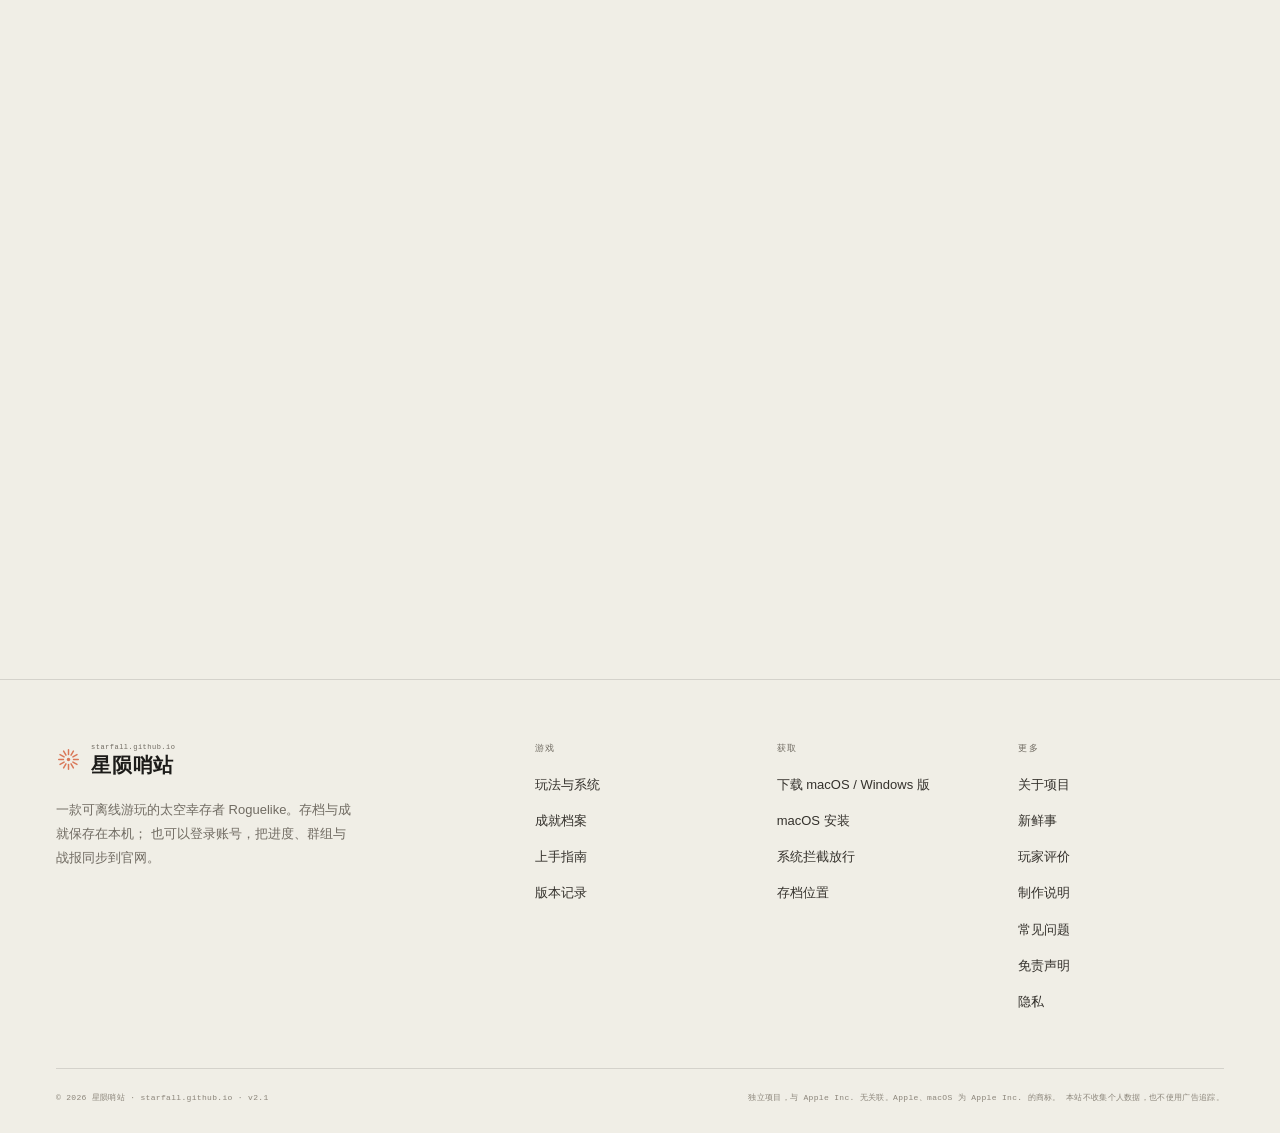
<file: newsroom/index.html>
<!DOCTYPE html><html lang="zh-CN"> <head><meta charset="UTF-8"><meta name="viewport" content="width=device-width, initial-scale=1.0"><meta name="color-scheme" content="light"><meta name="theme-color" content="#f0eee6"><script>
      document.documentElement.classList.add('js')
      try {
        const supported = ['zh-CN', 'en', 'zh-TW', 'ja', 'fr', 'de', 'th', 'es']
        const query = new URLSearchParams(location.search).get('lang')
        const stored = localStorage.getItem('sf-lang')
        const lang = query || stored
        if (lang && lang !== 'zh-CN' && supported.includes(lang)) {
          document.documentElement.lang = lang
          document.documentElement.classList.add('i18n-pending')
        }
      } catch (error) {}
    </script><title>新鲜事 · 星陨哨站</title><meta name="description" content="《星陨哨站》新鲜事：游戏更新、网站改版与发布记录。按时间倒序，包含真实截图与更新说明。"><link rel="canonical" href="https://luckbubby2014.github.io/newsroom/"><link rel="icon" type="image/svg+xml" href="/favicon.svg"><link rel="apple-touch-icon" href="/images/app-icon.png"><meta property="og:type" content="website"><meta property="og:site_name" content="星陨哨站"><meta property="og:locale" content="zh_CN"><meta property="og:title" content="新鲜事 · 星陨哨站"><meta property="og:description" content="《星陨哨站》新鲜事：游戏更新、网站改版与发布记录。按时间倒序，包含真实截图与更新说明。"><meta property="og:url" content="https://luckbubby2014.github.io/newsroom/"><meta property="og:image" content="https://luckbubby2014.github.io/images/og.png"><meta property="og:image:width" content="1200"><meta property="og:image:height" content="630"><meta name="twitter:card" content="summary_large_image"><meta name="twitter:title" content="新鲜事 · 星陨哨站"><meta name="twitter:description" content="《星陨哨站》新鲜事：游戏更新、网站改版与发布记录。按时间倒序，包含真实截图与更新说明。"><meta name="twitter:image" content="https://luckbubby2014.github.io/images/og.png"><script type="application/ld+json">{"@context":"https://schema.org","@type":"VideoGame","name":"星陨哨站","alternateName":"starfall.github.io","description":"《星陨哨站》是一款本地优先的太空幸存者 Roguelike，支持 macOS 与 Windows：武器自动开火，你控制舰船移动、冲刺和释放脉冲新星。单局 5–15 分钟，包含 9 种武器、14 项局内属性、3 个星区与 51 项本地成就。","genre":["Roguelike","Survivors-like","Shooter"],"gamePlatform":["macOS","Windows"],"operatingSystem":"macOS 12+, Windows 10+","applicationCategory":"GameApplication","softwareVersion":"2.1","inLanguage":"zh-CN","offers":{"@type":"Offer","price":"0","priceCurrency":"CNY"},"publisher":{"@type":"Organization","name":"starfall.github.io"}}</script><link rel="stylesheet" href="/_astro/about.BL5baXOC.css">
<link rel="stylesheet" href="/_astro/newsroom.CvCGA81p.css"></head> <body class> <div class="ambient" aria-hidden="true"></div> <div class="scroll-progress" aria-hidden="true"><i></i></div> <a class="skip-link" href="#main">跳到主要内容</a> <header class="site-header" id="site-header" data-astro-cid-ctg3m53h> <div class="wrap header-inner" data-astro-cid-ctg3m53h> <a class="brand " href="/" aria-label="星陨哨站 · 首页"> <svg class="brand-mark" width="22" height="22" viewBox="0 0 32 32" fill="none" aria-hidden="true"> <g stroke="currentColor" stroke-width="1.9" stroke-linecap="round"> <line x1="16" y1="3.5" x2="16" y2="9.5" transform="rotate(0 16 16)"></line><line x1="16" y1="3.5" x2="16" y2="9.5" transform="rotate(30 16 16)"></line><line x1="16" y1="3.5" x2="16" y2="9.5" transform="rotate(60 16 16)"></line><line x1="16" y1="3.5" x2="16" y2="9.5" transform="rotate(90 16 16)"></line><line x1="16" y1="3.5" x2="16" y2="9.5" transform="rotate(120 16 16)"></line><line x1="16" y1="3.5" x2="16" y2="9.5" transform="rotate(150 16 16)"></line><line x1="16" y1="3.5" x2="16" y2="9.5" transform="rotate(180 16 16)"></line><line x1="16" y1="3.5" x2="16" y2="9.5" transform="rotate(210 16 16)"></line><line x1="16" y1="3.5" x2="16" y2="9.5" transform="rotate(240 16 16)"></line><line x1="16" y1="3.5" x2="16" y2="9.5" transform="rotate(270 16 16)"></line><line x1="16" y1="3.5" x2="16" y2="9.5" transform="rotate(300 16 16)"></line><line x1="16" y1="3.5" x2="16" y2="9.5" transform="rotate(330 16 16)"></line> </g> <circle cx="16" cy="16" r="2.2" fill="currentColor"></circle> </svg> <span class="brand-word"> <span class="brand-en">starfall.github.io</span> <span class="brand-cn">星陨哨站</span> </span> </a> <nav class="site-nav" aria-label="主导航" data-astro-cid-ctg3m53h> <a href="/" data-astro-cid-ctg3m53h> 概览 </a><a href="/me" data-astro-cid-ctg3m53h> 飞行记录 </a><a href="/newsroom" aria-current="page" data-astro-cid-ctg3m53h> 新鲜事 </a><a href="/group" data-astro-cid-ctg3m53h> 社区 </a><a href="/features" data-astro-cid-ctg3m53h> 玩法 </a><a href="/achievements" data-astro-cid-ctg3m53h> 成就 </a><a href="/faq" data-astro-cid-ctg3m53h> 问答 </a><a href="/about" data-astro-cid-ctg3m53h> 关于 </a> </nav> <div class="header-actions" data-astro-cid-ctg3m53h> <a class="account-link" href="/account" data-account-link aria-label="账号" data-astro-cid-ctg3m53h> <svg viewBox="0 0 20 20" fill="none" aria-hidden="true" data-astro-cid-ctg3m53h> <circle cx="10" cy="7" r="3.1" stroke="currentColor" stroke-width="1.4" data-astro-cid-ctg3m53h></circle> <path d="M4.2 16.4c.7-2.7 3-4.2 5.8-4.2s5.1 1.5 5.8 4.2" stroke="currentColor" stroke-width="1.4" stroke-linecap="round" data-astro-cid-ctg3m53h></path> </svg> <span data-account-label data-astro-cid-ctg3m53h>登录</span> </a> <div class="lang-switch" data-astro-cid-ctg3m53h> <select id="lang-select" aria-label="语言 / Language" data-astro-cid-ctg3m53h> <option value="zh-CN" data-astro-cid-ctg3m53h>中文</option> <option value="en" data-astro-cid-ctg3m53h>English</option> <option value="zh-TW" data-astro-cid-ctg3m53h>繁體中文</option> <option value="ja" data-astro-cid-ctg3m53h>日本語</option> <option value="fr" data-astro-cid-ctg3m53h>Français</option> <option value="de" data-astro-cid-ctg3m53h>Deutsch</option> <option value="th" data-astro-cid-ctg3m53h>ไทย</option> <option value="es" data-astro-cid-ctg3m53h>Español</option> </select> </div> <div class="download-menu" id="download-menu" data-astro-cid-ctg3m53h> <button class="btn btn--sm download-trigger" type="button" aria-haspopup="true" aria-expanded="false" aria-controls="download-menu-panel" data-astro-cid-ctg3m53h>
Download
<svg class="download-chevron" width="9" height="6" viewBox="0 0 9 6" fill="none" aria-hidden="true" data-astro-cid-ctg3m53h> <path d="M1 1l3.5 3.5L8 1" stroke="currentColor" stroke-width="1.2" stroke-linecap="round" stroke-linejoin="round" data-astro-cid-ctg3m53h></path> </svg> </button> <div class="download-panel" id="download-menu-panel" role="menu" aria-label="Download" hidden data-astro-cid-ctg3m53h> <div class="download-detect" data-platform-detect hidden data-astro-cid-ctg3m53h> <span class="mono" data-astro-cid-ctg3m53h>YOUR SYSTEM</span> <b data-platform-name data-astro-cid-ctg3m53h>识别中…</b> </div> <a role="menuitem" href="https://github.com/luckbubby2014/luckbubby2014.github.io/releases/download/v2.1/starfall-outpost-2.1-arm64.dmg" download="星陨哨站-2.1-arm64.dmg" data-download-platform="macos" data-astro-cid-ctg3m53h> <span class="dp-platform" data-astro-cid-ctg3m53h>macOS</span> <span class="dp-meta" data-astro-cid-ctg3m53h>v2.1 · 107.0 MB</span> <span class="dp-chip" data-astro-cid-ctg3m53h>Apple Silicon · DMG</span> </a> <a role="menuitem" href="https://github.com/luckbubby2014/luckbubby2014.github.io/releases/download/v2.1/starfall-outpost-2.1-win-x64.zip" download="星陨哨站-2.1-win-x64.zip" data-download-platform="windows" data-astro-cid-ctg3m53h> <span class="dp-platform" data-astro-cid-ctg3m53h>Windows</span> <span class="dp-meta" data-astro-cid-ctg3m53h>v2.1 · 132.4 MB</span> <span class="dp-chip" data-astro-cid-ctg3m53h>x64 · ZIP</span> </a> <a class="dp-all" role="menuitem" href="/download" data-astro-cid-ctg3m53h>所有下载与安装说明 <span aria-hidden="true" data-astro-cid-ctg3m53h>→</span></a> </div> </div> <button class="nav-toggle" type="button" aria-expanded="false" aria-controls="mobile-nav" aria-label="打开菜单" data-astro-cid-ctg3m53h> <span data-astro-cid-ctg3m53h></span> </button> </div> </div> </header> <div class="nav-scrim" id="nav-scrim" hidden data-astro-cid-ctg3m53h></div> <aside class="mobile-nav" id="mobile-nav" role="dialog" aria-modal="true" aria-label="导航" aria-hidden="true" data-astro-cid-ctg3m53h> <div class="mobile-nav-head" data-astro-cid-ctg3m53h> <span class="mono" data-astro-cid-ctg3m53h>STARFALL OUTPOST</span> <button class="mobile-nav-close" type="button" aria-label="关闭菜单" data-astro-cid-ctg3m53h> <svg width="14" height="14" viewBox="0 0 14 14" fill="none" aria-hidden="true" data-astro-cid-ctg3m53h> <path d="M2 2l10 10M12 2L2 12" stroke="currentColor" stroke-width="1.5" stroke-linecap="round" data-astro-cid-ctg3m53h></path> </svg> </button> </div> <div class="mobile-nav-body" data-astro-cid-ctg3m53h> <div class="mobile-nav-detect" data-platform-detect hidden data-astro-cid-ctg3m53h> <span class="mono" data-astro-cid-ctg3m53h>检测到的系统</span> <b data-platform-name data-astro-cid-ctg3m53h>识别中…</b> <span class="mobile-nav-detect-note" data-astro-cid-ctg3m53h>两个平台安装包同等可用</span> </div> <div class="mobile-nav-downloads" data-astro-cid-ctg3m53h> <a class="btn" href="https://github.com/luckbubby2014/luckbubby2014.github.io/releases/download/v2.1/starfall-outpost-2.1-arm64.dmg" download="星陨哨站-2.1-arm64.dmg" data-download-platform="macos" data-astro-cid-ctg3m53h> <span class="mono" data-astro-cid-ctg3m53h>macOS</span>
下载 macOS 版
</a> <a class="btn" href="https://github.com/luckbubby2014/luckbubby2014.github.io/releases/download/v2.1/starfall-outpost-2.1-win-x64.zip" download="星陨哨站-2.1-win-x64.zip" data-download-platform="windows" data-astro-cid-ctg3m53h> <span class="mono" data-astro-cid-ctg3m53h>Windows</span>
下载 Windows 版
</a> </div> <nav class="mobile-nav-links" aria-label="导航" data-astro-cid-ctg3m53h> <a href="/" data-astro-cid-ctg3m53h> 概览 <span data-astro-cid-ctg3m53h>01</span> </a><a href="/me" data-astro-cid-ctg3m53h> 飞行记录 <span data-astro-cid-ctg3m53h>02</span> </a><a href="/newsroom" aria-current="page" data-astro-cid-ctg3m53h> 新鲜事 <span data-astro-cid-ctg3m53h>03</span> </a><a href="/group" data-astro-cid-ctg3m53h> 社区 <span data-astro-cid-ctg3m53h>04</span> </a><a href="/features" data-astro-cid-ctg3m53h> 玩法 <span data-astro-cid-ctg3m53h>05</span> </a><a href="/achievements" data-astro-cid-ctg3m53h> 成就 <span data-astro-cid-ctg3m53h>06</span> </a><a href="/guide" data-astro-cid-ctg3m53h> 指南 <span data-astro-cid-ctg3m53h>07</span> </a><a href="/changelog" data-astro-cid-ctg3m53h> 版本 <span data-astro-cid-ctg3m53h>08</span> </a><a href="/faq" data-astro-cid-ctg3m53h> 问答 <span data-astro-cid-ctg3m53h>09</span> </a><a href="/about" data-astro-cid-ctg3m53h> 关于 <span data-astro-cid-ctg3m53h>10</span> </a><a href="/download" data-astro-cid-ctg3m53h> 下载 <span data-astro-cid-ctg3m53h>11</span> </a> </nav> </div> <div class="mobile-nav-foot" data-astro-cid-ctg3m53h> <a class="mobile-nav-account" href="/account" data-account-link data-account-mobile data-astro-cid-ctg3m53h> <svg viewBox="0 0 20 20" fill="none" aria-hidden="true" data-astro-cid-ctg3m53h> <circle cx="10" cy="7" r="3.1" stroke="currentColor" stroke-width="1.4" data-astro-cid-ctg3m53h></circle> <path d="M4.2 16.4c.7-2.7 3-4.2 5.8-4.2s5.1 1.5 5.8 4.2" stroke="currentColor" stroke-width="1.4" stroke-linecap="round" data-astro-cid-ctg3m53h></path> </svg> <span data-account-label-mobile data-astro-cid-ctg3m53h>账号</span> </a> <a class="mobile-nav-guide" href="/download" data-astro-cid-ctg3m53h>所有下载与安装说明 <span aria-hidden="true" data-astro-cid-ctg3m53h>→</span></a> <div class="mobile-nav-meta" data-astro-cid-ctg3m53h> <span class="mono" data-astro-cid-ctg3m53h>V2.1 · MACOS + WINDOWS</span> <span data-astro-cid-ctg3m53h>离线优先 · 账号可选</span> </div> </div> </aside> <script type="module" src="/_astro/SiteHeader.astro_astro_type_script_index_0_lang.KUBXHaD1.js"></script>  <main id="main">  <header class="page-hero"> <div class="wrap page-hero-inner"> <div class="art-plate art-plate--sage page-hero-art"> <svg class="line-art line-art--logbook" viewBox="0 0 240 200" fill="none" aria-hidden="true"> <g class="art-lines" stroke="currentColor" stroke-width="1.6" stroke-linecap="round" stroke-linejoin="round">         <path pathLength="1" style="--i:0" d="M72 42h82l18 18v112H72z"></path> <path pathLength="1" style="--i:1" d="M154 42v18h18"></path> <path pathLength="1" style="--i:2" d="M56 56h82l18 18v110H56z"></path> <path pathLength="1" style="--i:3" d="M138 56v18h18"></path> <path pathLength="1" style="--i:4" d="M74 92h52M74 108h64M74 124h44M74 140h58"></path> <path pathLength="1" style="--i:5" d="M186 92v34M178 92v34"></path>    </g> <g class="art-accent">        <path d="M168 56v24l-6-5-6 5V56z"></path>   </g> </svg> </div> <div class="eyebrow">NEWSROOM · SIGNAL LOG</div> <h1>新鲜事与<br />更新记录。</h1> <p class="lede">游戏、网站与发布的近期动态。每条都来自实际构建或已上线的页面，按时间倒序排列。</p> <div class="page-hero-meta"> <span><b id="news-count">7</b> 条动态</span><span><b>LATEST</b> <span id="news-latest">2026.11.17</span></span><span><b>CHANNEL</b> 发布</span><span><b>IMAGES</b> 实机截图</span> </div> </div> </header> <section class="section section--tight"> <div class="wrap news-layout"> <aside class="news-rail"> <span class="mono">CHANNELS</span> <div class="news-filters" role="group" aria-label="按类型筛选"> <button type="button" class="news-filter is-active" data-news-filter="all" aria-pressed="true"> 全部 </button><button type="button" class="news-filter" data-news-filter="game" aria-pressed="false"> 游戏 </button><button type="button" class="news-filter" data-news-filter="site" aria-pressed="false"> 网站 </button><button type="button" class="news-filter" data-news-filter="release" aria-pressed="false"> 发布 </button> </div> <p class="news-rail-note">
游戏动态对应实际发布构建；网站动态对应已上线的页面。点击分类可筛选。
</p> <div class="news-rail-meta"> <span>RECENT</span> <b id="news-rail-count">7</b> <span>ENTRIES</span> </div> </aside> <div class="news-feed"> <p class="news-empty" data-news-empty hidden>这个分类下还没有动态。</p> <article class="news-item is-featured" data-news-category="release" data-news-date="2026-11-17" id="windows-build"> <header class="news-head"> <div class="news-date"> <span class="mono">POSTED</span> <b>2026.11.17</b> <em>01</em> </div> <div class="news-title"> <div class="news-tags"> <span class="news-cat">发布</span> <span class="news-version">v2.1</span> </div> <h2>Windows 版上线：免安装 ZIP，解压即玩。</h2> <p class="news-lede">v2 与 v2.1 现在同时提供 Windows x64 免安装包。解压后双击 StarfallOutpost.exe 就能开始，存档结构与 macOS 版完全一致。</p> </div> </header> <figure class="news-figure"> <img src="/images/newsroom/site-download-win.jpg" alt="星陨哨站下载页的 Windows 卡片，显示文件名、大小、架构与 SHA-256" loading="eager" decoding="async"> <figcaption>下载页的 Windows 卡片：文件名、大小、架构与 SHA-256 都在同一屏。</figcaption> </figure> <div class="news-body"> <section class="news-section"> <h3>两个平台，同一份进度</h3> <p>Windows 包是 132.4 MB 的 ZIP，不含安装程序，也不会写入系统目录或注册表；解压到任意可写目录即可运行，删除文件夹就是卸载。</p><p>两个平台使用同一份存档结构：macOS 在 ~/Library/Application Support/starfall-outpost/save.json，Windows 在 %APPDATA%\starfall-outpost\save.json。各自写入本机，不会互相覆盖。</p> <ul> <li>系统要求：Windows 10 / 11（64 位）。</li><li>首次运行可能触发 SmartScreen：点「更多信息」，再点「仍要运行」。</li><li>更新检查会按平台选择 DMG 或 ZIP，仍然需要你手动确认下载。</li> </ul> </section><section class="news-section"> <h3>下载与校验</h3> <p>下载页新增 macOS 与 Windows 两张卡片，分别给出文件名、大小和 SHA-256；版本记录页的 v2 与 v2.1 也各自提供两个平台的直链。</p><p>Windows 包同样附带 .sha256 校验文件，可以用 PowerShell 的 Get-FileHash 对照，确认下载过程没有损坏文件。</p>  </section> </div> <figure class="news-figure news-figure--inline"> <img src="/images/gameplay.jpg" alt="《星陨哨站》战斗画面：舰船在哨站废墟中穿行，周围布满敌群与弹道" loading="lazy" decoding="async"> <figcaption>Windows 版运行的是同一套游戏内容：9 种武器、3 个星区与 51 项成就。</figcaption> </figure> </article><article class="news-item" data-news-category="game" data-news-date="2026-11-15" id="v2-1-sync-fixes"> <header class="news-head"> <div class="news-date"> <span class="mono">POSTED</span> <b>2026.11.15</b> <em>02</em> </div> <div class="news-title"> <div class="news-tags"> <span class="news-cat">游戏更新</span> <span class="news-version">v2.1</span> </div> <h2>v2.1：同步、补传与重新分享修复。</h2> <p class="news-lede">登录后立即同步并补传离线战报；星尘消耗不会被旧云端值复原；重新分享会把动态移动到当前群组。</p> </div> </header> <figure class="news-figure"> <img src="/images/newsroom/v012-group.jpg" alt="《星陨哨站》群组页，显示成员、日榜折线图与群组动态" loading="lazy" decoding="async"> <figcaption>群组页实机截图：v2.1 修复重新分享后动态仍留在旧群组的问题。</figcaption> </figure> <div class="news-body"> <section class="news-section"> <h3>同步与分享</h3> <p>星尘同步改为按本地增量更新云端：离线赚到的会补上，花掉的不会被旧值复原。新设备首次登录采用云端进度。</p><p>同一局战报重复补传会复用原记录；在战局中退出游戏会先结算并写入本地队列。</p>  </section> </div> <figure class="news-figure news-figure--inline"> <img src="/images/newsroom/v012-account.jpg" alt="《星陨哨站》游戏内账号页，显示已登录的飞行员、星尘与同步按钮" loading="lazy" decoding="async"> <figcaption>账号页实机截图：登录后会立即同步并补传离线战报。</figcaption> </figure> </article><article class="news-item" data-news-category="game" data-news-date="2026-11-14" id="v2-accounts-groups"> <header class="news-head"> <div class="news-date"> <span class="mono">POSTED</span> <b>2026.11.14</b> <em>03</em> </div> <div class="news-title"> <div class="news-tags"> <span class="news-cat">游戏更新</span> <span class="news-version">v2</span> </div> <h2>v2：账号、群组与战报分享。</h2> <p class="news-lede">账号完全可选：不登录仍然只读写本机存档。登录后可以跨设备查看星尘、成就与最佳记录，创建最多 10 人的群组，并在结算页把这一局分享给队友。</p> </div> </header> <figure class="news-figure"> <img src="/images/newsroom/v012-account.jpg" alt="《星陨哨站》游戏内账号与群组页面，显示已登录的飞行员、星尘、成就与同步按钮" loading="lazy" decoding="async"> <figcaption>游戏内「账号与群组」：登录状态、星尘、成就、群组入口与同步按钮都在同一屏。</figcaption> </figure> <div class="news-body"> <section class="news-section"> <h3>可选账号，离线照常玩</h3> <p>账号不是启动游戏的前置条件。没有登录时，存档、成就、星尘与战报仍然只写在本机；登录后才会把星尘、成就数量、总出击与最佳记录同步到官网个人页面。</p><p>游戏会记住本机登录状态，重启后继续有效。网络中断时，结算战报会进入本地队列，联网后自动补传，不需要重新打一局。</p> <ul> <li>个人页面：星尘、成就、最佳分数、最近十二局与当前群组。</li><li>跨设备：在另一台 Mac 登录同一账号即可看到同步后的记录。</li><li>随时退出：设置 → 账号与群组 → 退出登录，不会清除本地存档。</li> </ul> </section><section class="news-section"> <h3>最多 10 人的群组榜单</h3> <p>创建群组后会得到 6 位邀请码，发给队友即可加入；一个群组最多 10 位飞行员。群组页提供日、周、月三张榜单，折线与排名同步更新，按本周期总分排序。</p><p>结算页新增「分享到群组」。确认后，队友会在群组动态里看到这一局的评级、分数、生存时间、击杀与构筑；如果还没有群组，会提示先创建一个，战报仍保留在本机。</p>  </section><section class="news-section"> <h3>官网与 Newsroom</h3> <p>官网新增账号页、个人页面和群组页，全部支持中文、English、繁體中文、日本語、Français、Deutsch、ไทย 与 Español。Newsroom 也加入了站长发布后台，可以直接上传封面图并发布更新；发布后的内容会与静态更新记录合并显示。</p>  </section> </div> <figure class="news-figure news-figure--inline"> <img src="/images/newsroom/v012-group.jpg" alt="《星陨哨站》群组页，显示成员、日榜折线图、排名与群组动态" loading="lazy" decoding="async"> <figcaption>群组页：成员上限、日 / 周 / 月切换、趋势折线、总分开列与队友战报。</figcaption> </figure> </article><article class="news-item" data-news-category="game" data-news-date="2026-11-12" id="v1-4-update-check"> <header class="news-head"> <div class="news-date"> <span class="mono">POSTED</span> <b>2026.11.12</b> <em>04</em> </div> <div class="news-title"> <div class="news-tags"> <span class="news-cat">游戏更新</span> <span class="news-version">v1.4</span> </div> <h2>v1.4：在游戏里检查并下载更新。</h2> <p class="news-lede">设置 →「版本与更新」现在会读取 GitHub Releases 上的真实发布，显示下载进度、校验 SHA-256，并在完成后打开 DMG。</p> </div> </header> <figure class="news-figure"> <img src="/images/newsroom/v011-update.jpg" alt="《星陨哨站》设置中的版本与更新页，显示发现 v1.4 与发布说明" loading="lazy" decoding="async"> <figcaption>发现 v1.4 时的更新页：发布说明、下载按钮与版本号都在同一屏。</figcaption> </figure> <div class="news-body"> <section class="news-section"> <h3>新的更新入口</h3> <p>主菜单新增「检查更新」。启动时最多每 6 小时静默检查一次，也可以随时手动重查；发现新版本后，按钮会直接显示目标版本号。</p><p>下载在应用内完成，结束后自动打开 DMG。安装仍然需要你手动把应用拖进「应用程序」覆盖旧版——不会静默替换，也不会碰本地存档。</p>  </section><section class="news-section"> <h3>校验与隐私</h3>  <ul> <li>下载时实时显示进度与总大小。</li><li>完成后用发布包旁的 SHA-256 校验文件完整性；不一致会删除文件并提示重新下载。</li><li>除检查与下载外，游戏保持离线，不上传存档、遥测或账号数据。</li> </ul> </section> </div> <figure class="news-figure news-figure--inline"> <img src="/images/newsroom/v011-download.jpg" alt="《星陨哨站》更新下载完成界面，显示 SHA-256 校验通过" loading="lazy" decoding="async"> <figcaption>下载完成后显示校验结果，并可直接在 Finder 中定位 DMG。</figcaption> </figure> </article><article class="news-item" data-news-category="site" data-news-date="2026-11-12" id="v1-4-site-copy"> <header class="news-head"> <div class="news-date"> <span class="mono">POSTED</span> <b>2026.11.12</b> <em>05</em> </div> <div class="news-title"> <div class="news-tags"> <span class="news-cat">网站</span> <span class="news-version">v1.4</span> </div> <h2>8 种语言的 v1.4 文案同步完成。</h2> <p class="news-lede">下载页、版本记录、FAQ 与关于页都换成了真实的更新方式说明：应用内检查、手动安装、存档保留。</p> </div> </header> <figure class="news-figure"> <img src="/images/newsroom/site-i18n.jpg" alt="英文版本记录页，显示 v1.4 的更新检查说明" loading="lazy" decoding="async"> <figcaption>英文版本记录页：v1.4 的更新方式、下载入口与版本政策。</figcaption> </figure> <div class="news-body"> <section class="news-section"> <h3>不再说“不支持更新”</h3> <p>旧的 FAQ 写的是“没有自动更新器”。现在改成真实流程：设置内检查、下载、校验，安装时手动覆盖。</p><p>所有新增文案都补进了 7 个翻译词典；中文、English、繁體中文、日本語、Français、Deutsch、ไทย、Español 都能读到一致说明。</p>  </section><section class="news-section"> <h3>下载与校验</h3> <p>下载页给出新的 DMG 文件名、大小和 SHA-256；版本记录同步到 v1.4，官网的软件版本标记也从同一份数据读取。</p>  </section> </div> <figure class="news-figure news-figure--inline"> <img src="/images/newsroom/site-download-ja.jpg" alt="日文下载页，显示 v1.4、文件大小与 Gatekeeper 说明" loading="lazy" decoding="async"> <figcaption>日文下载页：版本号、大小与 Gatekeeper 说明同步更新。</figcaption> </figure> </article><article class="news-item" data-news-category="site" data-news-date="2026-11-11" id="site-faq-motion"> <header class="news-head"> <div class="news-date"> <span class="mono">POSTED</span> <b>2026.11.11</b> <em>06</em> </div> <div class="news-title"> <div class="news-tags"> <span class="news-cat">网站</span>  </div> <h2>FAQ 对齐与全站动效重做。</h2> <p class="news-lede">FAQ 的折叠项、编号和侧栏重新对齐；页面滚动、卡片入场和链接反馈统一成一套更安静的动效。</p> </div> </header> <figure class="news-figure"> <img src="/images/newsroom/site-faq.jpg" alt="英文常见问题页，问题、答案与侧栏编号重新对齐" loading="lazy" decoding="async"> <figcaption>英文 FAQ：问题、答案、展开图标与侧栏编号重新对齐。</figcaption> </figure> <div class="news-body"> <section class="news-section"> <h3>对齐</h3> <p>问题列表不再因为答案展开而跳动，编号、标题和展开图标共用同一条基线。</p><p>移动端侧栏收成横向分类，避免在窄屏上挤占正文。</p>  </section><section class="news-section"> <h3>动效</h3> <p>首屏、卡片与图片使用同一套缓动和延迟；支持 prefers-reduced-motion，关闭系统动效时不会播放位移动画。</p>  </section> </div>  </article><article class="news-item" data-news-category="release" data-news-date="2026-11-09" id="v1-launch"> <header class="news-head"> <div class="news-date"> <span class="mono">POSTED</span> <b>2026.11.09</b> <em>07</em> </div> <div class="news-title"> <div class="news-tags"> <span class="news-cat">发布</span> <span class="news-version">v1</span> </div> <h2>v1 首航：第一个公开构建。</h2> <p class="news-lede">核心生存循环、9 种武器、51 项本地成就、3 个星区与行动战报，一起装进第一个 DMG。</p> </div> </header> <figure class="news-figure"> <img src="/images/newsroom/v010-launch.jpg" alt="《星陨哨站》主菜单，显示任务控制台、战舰与作战遥测" loading="lazy" decoding="async"> <figcaption>主菜单：任务控制台、战舰与作战遥测。</figcaption> </figure> <div class="news-body"> <section class="news-section"> <h3>首个公开版本</h3> <p>单局 5–15 分钟。武器自动开火，你负责移动、冲刺和释放脉冲新星；所有进度只写入本机存档。</p><p>支持 Apple Silicon 与 macOS 12+，ad-hoc 签名、未公证，首次打开需要手动放行。</p>  </section><section class="news-section"> <h3>已知限制</h3> <p>没有 Intel 构建、Windows 版本或多人模式；手柄支持是基础级别，不是完整 UI 导航。</p>  </section> </div>  </article> <p class="news-empty" data-news-empty hidden>这个分类下还没有动态。</p> </div> </div> </section> <section class="section"> <div class="wrap"> <div class="cta-band" data-reveal> <div class="cta-art" aria-hidden="true"> <svg class="line-art line-art--download" viewBox="0 0 240 200" fill="none" aria-hidden="true"> <g class="art-lines" stroke="currentColor" stroke-width="1.6" stroke-linecap="round" stroke-linejoin="round">       <path pathLength="1" style="--i:0" d="M56 142h128M96 152h48"></path> <path pathLength="1" style="--i:1" d="M68 142V82c0-6 4-10 10-10h84c6 0 10 4 10 10v60"></path> <path pathLength="1" style="--i:2" d="M80 142V92h80v50"></path> <path pathLength="1" style="--i:3" d="M120 100v26M108 114l12 12 12-12"></path> <path pathLength="1" style="--i:4" d="M178 52l5 13 13 5-13 5-5 13-5-13-13-5 13-5z"></path> <path pathLength="1" style="--i:5" d="M58 58h12M64 52v12"></path>      </g> <g class="art-accent">      <circle cx="178" cy="78" r="3.6"></circle>     </g> </svg> </div> <h2>下载 macOS 与 Windows 版。</h2> <p>
v2.1 · macOS 107.0 MB · Apple Silicon · macOS 12+；
        Windows 132.4 MB · x64 免安装。
        首次打开需要右键「打开」或通过 SmartScreen 放行。
</p> <div class="btn-row"> <a class="btn btn--light btn--lg" href="https://github.com/luckbubby2014/luckbubby2014.github.io/releases/download/v2.1/starfall-outpost-2.1-arm64.dmg" download="星陨哨站-2.1-arm64.dmg" data-download-platform="macos"> <span class="btn-platform">macOS</span>
下载 macOS 版
<svg width="15" height="15" viewBox="0 0 16 16" fill="none" aria-hidden="true"> <path d="M8 2v8m0 0 3-3m-3 3L5 7M3 13h10" stroke="currentColor" stroke-width="1.4" stroke-linecap="round" stroke-linejoin="round"></path> </svg> </a> <a class="btn btn--light btn--lg" href="https://github.com/luckbubby2014/luckbubby2014.github.io/releases/download/v2.1/starfall-outpost-2.1-win-x64.zip" download="星陨哨站-2.1-win-x64.zip" data-download-platform="windows"> <span class="btn-platform">Windows</span>
下载 Windows 版
<svg width="15" height="15" viewBox="0 0 16 16" fill="none" aria-hidden="true"> <path d="M8 2v8m0 0 3-3m-3 3L5 7M3 13h10" stroke="currentColor" stroke-width="1.4" stroke-linecap="round" stroke-linejoin="round"></path> </svg> </a> <a class="btn btn--on-dark btn--lg" href="/download">
安装说明
</a> </div> <div class="cta-detect" data-platform-detect hidden> <span class="mono">检测到的系统</span> <b data-platform-name>识别中…</b> <span>两个平台安装包同等可用</span> </div> <div class="cta-meta">
SHA-256 10d55f16d5ffef62… · AD-HOC SIGNED · NOT NOTARIZED
</div> </div> </div> </section> <script type="module" src="/_astro/newsroom.astro_astro_type_script_index_0_lang.CoNe7VLG.js"></script>   </main> <footer class="site-footer"> <div class="wrap"> <div class="footer-top"> <div class="footer-brand"> <a class="brand " href="/" aria-label="星陨哨站 · 首页"> <svg class="brand-mark" width="26" height="26" viewBox="0 0 32 32" fill="none" aria-hidden="true"> <g stroke="currentColor" stroke-width="1.9" stroke-linecap="round"> <line x1="16" y1="3.5" x2="16" y2="9.5" transform="rotate(0 16 16)"></line><line x1="16" y1="3.5" x2="16" y2="9.5" transform="rotate(30 16 16)"></line><line x1="16" y1="3.5" x2="16" y2="9.5" transform="rotate(60 16 16)"></line><line x1="16" y1="3.5" x2="16" y2="9.5" transform="rotate(90 16 16)"></line><line x1="16" y1="3.5" x2="16" y2="9.5" transform="rotate(120 16 16)"></line><line x1="16" y1="3.5" x2="16" y2="9.5" transform="rotate(150 16 16)"></line><line x1="16" y1="3.5" x2="16" y2="9.5" transform="rotate(180 16 16)"></line><line x1="16" y1="3.5" x2="16" y2="9.5" transform="rotate(210 16 16)"></line><line x1="16" y1="3.5" x2="16" y2="9.5" transform="rotate(240 16 16)"></line><line x1="16" y1="3.5" x2="16" y2="9.5" transform="rotate(270 16 16)"></line><line x1="16" y1="3.5" x2="16" y2="9.5" transform="rotate(300 16 16)"></line><line x1="16" y1="3.5" x2="16" y2="9.5" transform="rotate(330 16 16)"></line> </g> <circle cx="16" cy="16" r="2.2" fill="currentColor"></circle> </svg> <span class="brand-word"> <span class="brand-en">starfall.github.io</span> <span class="brand-cn">星陨哨站</span> </span> </a> <p>
一款可离线游玩的太空幸存者 Roguelike。存档与成就保存在本机；
          也可以登录账号，把进度、群组与战报同步到官网。
</p> </div> <div class="footer-col"> <h3>游戏</h3> <ul> <li><a href="/features">玩法与系统</a></li> <li><a href="/achievements">成就档案</a></li> <li><a href="/guide">上手指南</a></li> <li><a href="/changelog">版本记录</a></li> </ul> </div> <div class="footer-col"> <h3>获取</h3> <ul> <li><a href="/download">下载 macOS / Windows 版</a></li> <li><a href="/download#install">macOS 安装</a></li> <li><a href="/download#gatekeeper">系统拦截放行</a></li> <li><a href="/faq#save">存档位置</a></li> </ul> </div> <div class="footer-col"> <h3>更多</h3> <ul> <li><a href="/about">关于项目</a></li> <li><a href="/newsroom">新鲜事</a></li> <li><a href="/#reviews">玩家评价</a></li> <li><a href="/about#colophon">制作说明</a></li> <li><a href="/faq">常见问题</a></li> <li><a href="/about#disclaimer">免责声明</a></li> <li><a href="/faq#privacy">隐私</a></li> </ul> </div> </div> <div class="footer-bottom"> <span>© 2026 星陨哨站 · starfall.github.io · v2.1</span> <span class="legal">
独立项目，与 Apple Inc. 无关联。Apple、macOS 为 Apple Inc. 的商标。
        本站不收集个人数据，也不使用广告追踪。
</span> </div> </div> </footer> <div class="lightbox" id="lightbox" aria-hidden="true" role="dialog" aria-label="查看大图"> <button class="lightbox-close" type="button" aria-label="关闭大图">×</button> <img alt=""> </div> <div class="toast" id="toast" role="status" aria-live="polite"></div> <script type="module" src="/_astro/Layout.astro_astro_type_script_index_0_lang.DCYWA53B.js"></script> <script type="module" src="/_astro/Layout.astro_astro_type_script_index_1_lang.CrIVjwGn.js"></script> <script type="module">const w=document.getElementById("site-header"),r=document.querySelector(".nav-toggle"),i=document.getElementById("mobile-nav"),s=document.getElementById("nav-scrim"),p=document.querySelector(".mobile-nav-close"),f=()=>{w?.classList.toggle("is-scrolled",window.scrollY>8)};f();window.addEventListener("scroll",f,{passive:!0});const a=()=>{r?.setAttribute("aria-expanded","false"),r?.setAttribute("aria-label","打开菜单"),i?.classList.remove("is-open"),i?.setAttribute("aria-hidden","true"),s?.classList.remove("is-open"),document.body.classList.remove("nav-open"),window.setTimeout(()=>{!i?.classList.contains("is-open")&&s&&(s.hidden=!0)},340)},h=()=>{s&&(s.hidden=!1),requestAnimationFrame(()=>s?.classList.add("is-open")),r?.setAttribute("aria-expanded","true"),r?.setAttribute("aria-label","关闭菜单"),i?.classList.add("is-open"),i?.setAttribute("aria-hidden","false"),document.body.classList.add("nav-open"),window.setTimeout(()=>p?.focus(),80)};r?.addEventListener("click",()=>{r.getAttribute("aria-expanded")==="true"?a():h()});p?.addEventListener("click",a);s?.addEventListener("click",a);i?.querySelectorAll("a").forEach(e=>e.addEventListener("click",a));window.addEventListener("keydown",e=>{e.key==="Escape"&&a()});window.addEventListener("resize",()=>{window.innerWidth>1359&&a()});const m=document.querySelectorAll("[data-reveal]");if("IntersectionObserver"in window&&!window.matchMedia("(prefers-reduced-motion: reduce)").matches){const e=new IntersectionObserver(t=>{for(const n of t)n.isIntersecting&&(n.target.classList.add("is-revealed"),e.unobserve(n.target))},{rootMargin:"0px 0px -8% 0px",threshold:.08});m.forEach(t=>e.observe(t))}else m.forEach(e=>e.classList.add("is-revealed"));const v=document.querySelectorAll(".line-art"),l=e=>e.classList.add("is-drawn"),g=window.matchMedia("(prefers-reduced-motion: reduce)").matches;if(g||!("IntersectionObserver"in window))v.forEach(l);else{const e=new IntersectionObserver(t=>{for(const n of t)n.isIntersecting&&(l(n.target),e.unobserve(n.target))},{rootMargin:"0px 0px -10% 0px",threshold:.15});v.forEach(t=>{t.getBoundingClientRect().top<window.innerHeight*.92?l(t):e.observe(t)})}const o=document.getElementById("lightbox"),c=o?.querySelector("img"),L=(e,t)=>{!o||!c||(c.src=e,c.alt=t,o.classList.add("is-open"),o.setAttribute("aria-hidden","false"),document.body.classList.add("nav-open"),o.querySelector(".lightbox-close")?.focus())},u=()=>{o&&(o.classList.remove("is-open"),o.setAttribute("aria-hidden","true"),document.body.classList.remove("nav-open"),c&&(c.src=""))};document.querySelectorAll("[data-lightbox]").forEach(e=>{const t=()=>{const n=e.querySelector("img");n&&L(n.src,n.alt)};e.addEventListener("click",t),e.addEventListener("keydown",n=>{(n.key==="Enter"||n.key===" ")&&(n.preventDefault(),t())}),e.hasAttribute("tabindex")||e.setAttribute("tabindex","0"),e.hasAttribute("role")||e.setAttribute("role","button")});o?.addEventListener("click",e=>{e.target===o&&u()});o?.querySelector(".lightbox-close")?.addEventListener("click",u);let b=0;const d=document.getElementById("toast"),y=e=>{d&&(d.textContent=e,d.classList.add("is-visible"),window.clearTimeout(b),b=window.setTimeout(()=>d.classList.remove("is-visible"),2100))};document.addEventListener("site:toast",e=>{y(e.detail||"已复制")});document.addEventListener("keydown",e=>{e.key==="Escape"&&o?.classList.contains("is-open")&&u()});const E=async e=>{try{if(navigator.clipboard&&window.isSecureContext)return await navigator.clipboard.writeText(e),!0}catch{}try{const t=document.createElement("textarea");t.value=e,t.setAttribute("readonly",""),t.style.position="fixed",t.style.opacity="0",document.body.appendChild(t),t.select();const n=document.execCommand("copy");return document.body.removeChild(t),n}catch{return!1}};document.querySelectorAll("[data-copy]").forEach(e=>{e.addEventListener("click",async()=>{const t=e.dataset.copy??"",n=await E(t);y(n?"已复制到剪贴板":"复制失败，请手动选择文本")})});document.documentElement.style.scrollPaddingTop="88px";</script> </body> </html>
</file>
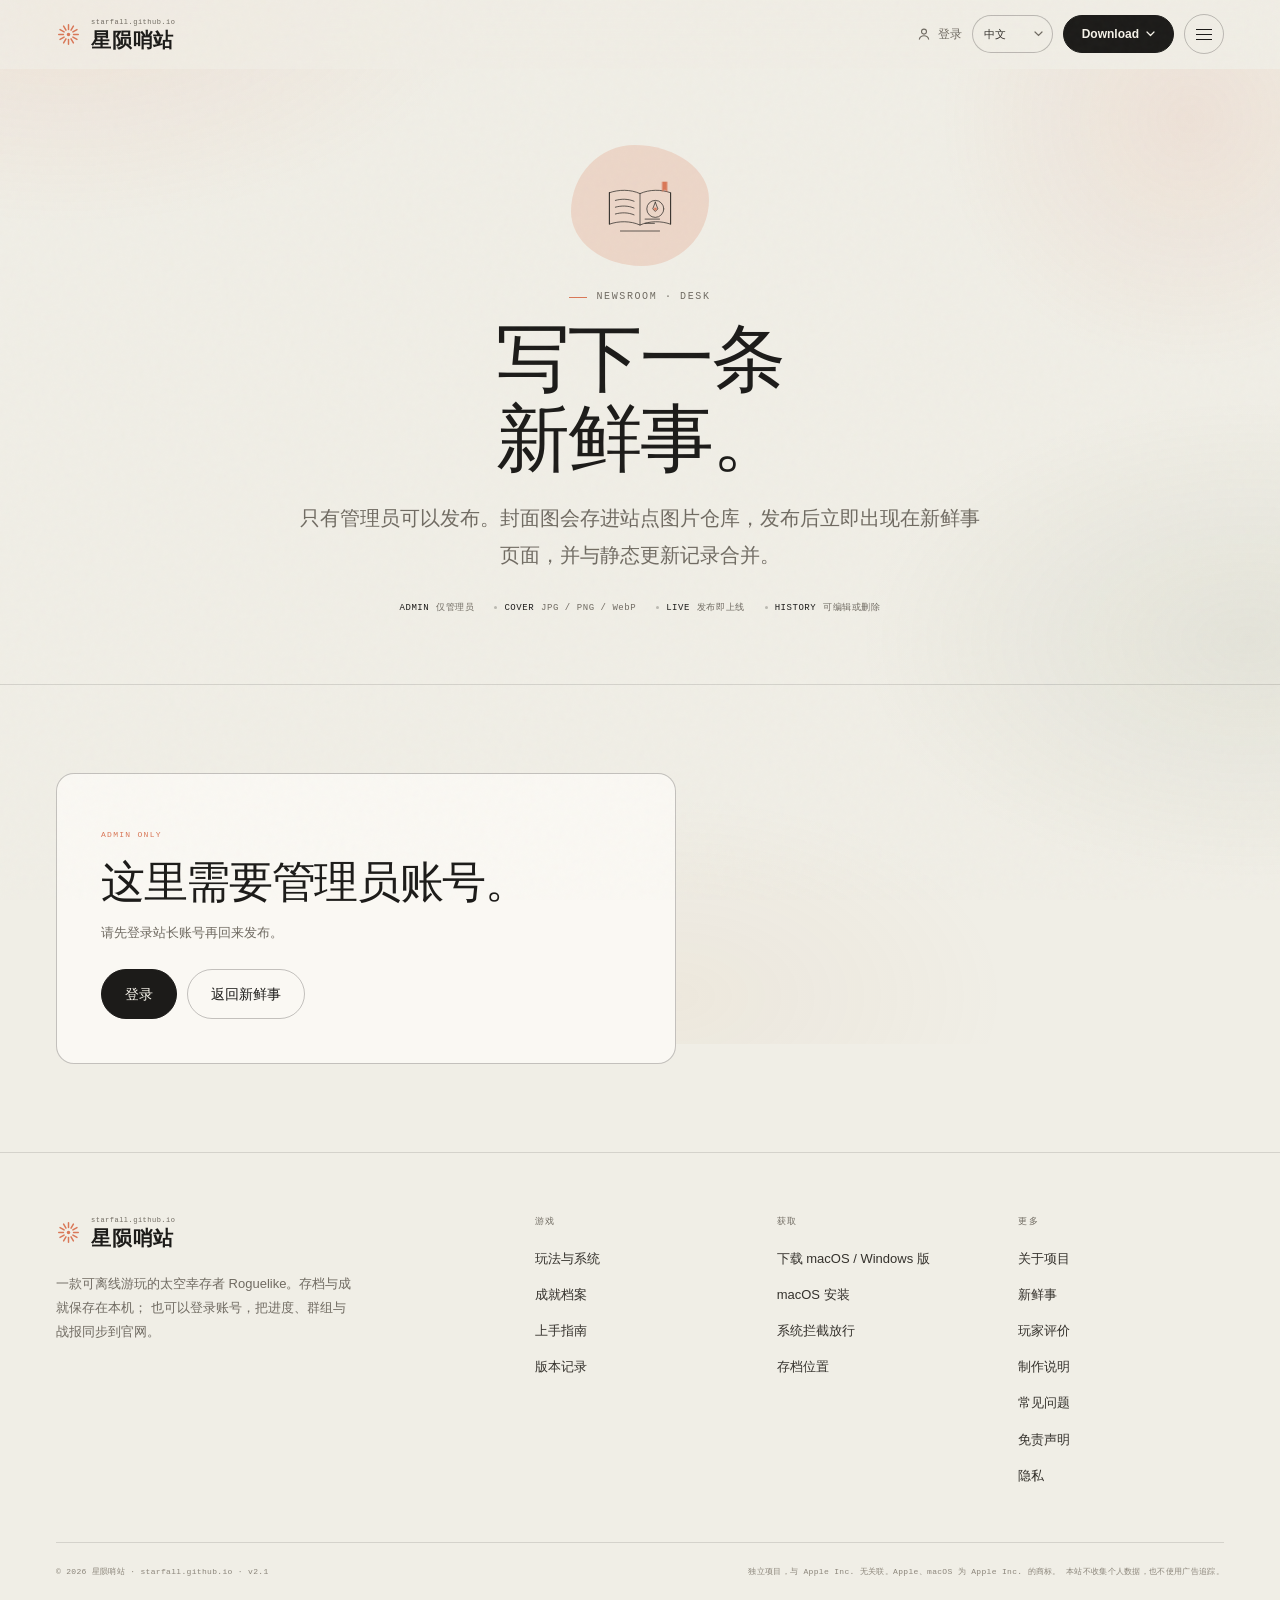
<file: newsroom/admin/index.html>
<!DOCTYPE html><html lang="zh-CN"> <head><meta charset="UTF-8"><meta name="viewport" content="width=device-width, initial-scale=1.0"><meta name="color-scheme" content="light"><meta name="theme-color" content="#f0eee6"><script>
      document.documentElement.classList.add('js')
      try {
        const supported = ['zh-CN', 'en', 'zh-TW', 'ja', 'fr', 'de', 'th', 'es']
        const query = new URLSearchParams(location.search).get('lang')
        const stored = localStorage.getItem('sf-lang')
        const lang = query || stored
        if (lang && lang !== 'zh-CN' && supported.includes(lang)) {
          document.documentElement.lang = lang
          document.documentElement.classList.add('i18n-pending')
        }
      } catch (error) {}
    </script><title>发布新鲜事 · 星陨哨站</title><meta name="description" content="管理员发布星陨哨站新鲜事。"><link rel="canonical" href="https://luckbubby2014.github.io/newsroom/admin/"><meta name="robots" content="noindex, nofollow"><link rel="icon" type="image/svg+xml" href="/favicon.svg"><link rel="apple-touch-icon" href="/images/app-icon.png"><meta property="og:type" content="website"><meta property="og:site_name" content="星陨哨站"><meta property="og:locale" content="zh_CN"><meta property="og:title" content="发布新鲜事 · 星陨哨站"><meta property="og:description" content="管理员发布星陨哨站新鲜事。"><meta property="og:url" content="https://luckbubby2014.github.io/newsroom/admin/"><meta property="og:image" content="https://luckbubby2014.github.io/images/og.png"><meta property="og:image:width" content="1200"><meta property="og:image:height" content="630"><meta name="twitter:card" content="summary_large_image"><meta name="twitter:title" content="发布新鲜事 · 星陨哨站"><meta name="twitter:description" content="管理员发布星陨哨站新鲜事。"><meta name="twitter:image" content="https://luckbubby2014.github.io/images/og.png"><script type="application/ld+json">{"@context":"https://schema.org","@type":"VideoGame","name":"星陨哨站","alternateName":"starfall.github.io","description":"《星陨哨站》是一款本地优先的太空幸存者 Roguelike，支持 macOS 与 Windows：武器自动开火，你控制舰船移动、冲刺和释放脉冲新星。单局 5–15 分钟，包含 9 种武器、14 项局内属性、3 个星区与 51 项本地成就。","genre":["Roguelike","Survivors-like","Shooter"],"gamePlatform":["macOS","Windows"],"operatingSystem":"macOS 12+, Windows 10+","applicationCategory":"GameApplication","softwareVersion":"2.1","inLanguage":"zh-CN","offers":{"@type":"Offer","price":"0","priceCurrency":"CNY"},"publisher":{"@type":"Organization","name":"starfall.github.io"}}</script><link rel="stylesheet" href="/_astro/about.BL5baXOC.css">
<link rel="stylesheet" href="/_astro/admin.C1dYRbIu.css"></head> <body class> <div class="ambient" aria-hidden="true"></div> <div class="scroll-progress" aria-hidden="true"><i></i></div> <a class="skip-link" href="#main">跳到主要内容</a> <header class="site-header" id="site-header" data-astro-cid-ctg3m53h> <div class="wrap header-inner" data-astro-cid-ctg3m53h> <a class="brand " href="/" aria-label="星陨哨站 · 首页"> <svg class="brand-mark" width="22" height="22" viewBox="0 0 32 32" fill="none" aria-hidden="true"> <g stroke="currentColor" stroke-width="1.9" stroke-linecap="round"> <line x1="16" y1="3.5" x2="16" y2="9.5" transform="rotate(0 16 16)"></line><line x1="16" y1="3.5" x2="16" y2="9.5" transform="rotate(30 16 16)"></line><line x1="16" y1="3.5" x2="16" y2="9.5" transform="rotate(60 16 16)"></line><line x1="16" y1="3.5" x2="16" y2="9.5" transform="rotate(90 16 16)"></line><line x1="16" y1="3.5" x2="16" y2="9.5" transform="rotate(120 16 16)"></line><line x1="16" y1="3.5" x2="16" y2="9.5" transform="rotate(150 16 16)"></line><line x1="16" y1="3.5" x2="16" y2="9.5" transform="rotate(180 16 16)"></line><line x1="16" y1="3.5" x2="16" y2="9.5" transform="rotate(210 16 16)"></line><line x1="16" y1="3.5" x2="16" y2="9.5" transform="rotate(240 16 16)"></line><line x1="16" y1="3.5" x2="16" y2="9.5" transform="rotate(270 16 16)"></line><line x1="16" y1="3.5" x2="16" y2="9.5" transform="rotate(300 16 16)"></line><line x1="16" y1="3.5" x2="16" y2="9.5" transform="rotate(330 16 16)"></line> </g> <circle cx="16" cy="16" r="2.2" fill="currentColor"></circle> </svg> <span class="brand-word"> <span class="brand-en">starfall.github.io</span> <span class="brand-cn">星陨哨站</span> </span> </a> <nav class="site-nav" aria-label="主导航" data-astro-cid-ctg3m53h> <a href="/" data-astro-cid-ctg3m53h> 概览 </a><a href="/me" data-astro-cid-ctg3m53h> 飞行记录 </a><a href="/newsroom" aria-current="page" data-astro-cid-ctg3m53h> 新鲜事 </a><a href="/group" data-astro-cid-ctg3m53h> 社区 </a><a href="/features" data-astro-cid-ctg3m53h> 玩法 </a><a href="/achievements" data-astro-cid-ctg3m53h> 成就 </a><a href="/faq" data-astro-cid-ctg3m53h> 问答 </a><a href="/about" data-astro-cid-ctg3m53h> 关于 </a> </nav> <div class="header-actions" data-astro-cid-ctg3m53h> <a class="account-link" href="/account" data-account-link aria-label="账号" data-astro-cid-ctg3m53h> <svg viewBox="0 0 20 20" fill="none" aria-hidden="true" data-astro-cid-ctg3m53h> <circle cx="10" cy="7" r="3.1" stroke="currentColor" stroke-width="1.4" data-astro-cid-ctg3m53h></circle> <path d="M4.2 16.4c.7-2.7 3-4.2 5.8-4.2s5.1 1.5 5.8 4.2" stroke="currentColor" stroke-width="1.4" stroke-linecap="round" data-astro-cid-ctg3m53h></path> </svg> <span data-account-label data-astro-cid-ctg3m53h>登录</span> </a> <div class="lang-switch" data-astro-cid-ctg3m53h> <select id="lang-select" aria-label="语言 / Language" data-astro-cid-ctg3m53h> <option value="zh-CN" data-astro-cid-ctg3m53h>中文</option> <option value="en" data-astro-cid-ctg3m53h>English</option> <option value="zh-TW" data-astro-cid-ctg3m53h>繁體中文</option> <option value="ja" data-astro-cid-ctg3m53h>日本語</option> <option value="fr" data-astro-cid-ctg3m53h>Français</option> <option value="de" data-astro-cid-ctg3m53h>Deutsch</option> <option value="th" data-astro-cid-ctg3m53h>ไทย</option> <option value="es" data-astro-cid-ctg3m53h>Español</option> </select> </div> <div class="download-menu" id="download-menu" data-astro-cid-ctg3m53h> <button class="btn btn--sm download-trigger" type="button" aria-haspopup="true" aria-expanded="false" aria-controls="download-menu-panel" data-astro-cid-ctg3m53h>
Download
<svg class="download-chevron" width="9" height="6" viewBox="0 0 9 6" fill="none" aria-hidden="true" data-astro-cid-ctg3m53h> <path d="M1 1l3.5 3.5L8 1" stroke="currentColor" stroke-width="1.2" stroke-linecap="round" stroke-linejoin="round" data-astro-cid-ctg3m53h></path> </svg> </button> <div class="download-panel" id="download-menu-panel" role="menu" aria-label="Download" hidden data-astro-cid-ctg3m53h> <div class="download-detect" data-platform-detect hidden data-astro-cid-ctg3m53h> <span class="mono" data-astro-cid-ctg3m53h>YOUR SYSTEM</span> <b data-platform-name data-astro-cid-ctg3m53h>识别中…</b> </div> <a role="menuitem" href="https://github.com/luckbubby2014/luckbubby2014.github.io/releases/download/v2.1/starfall-outpost-2.1-arm64.dmg" download="星陨哨站-2.1-arm64.dmg" data-download-platform="macos" data-astro-cid-ctg3m53h> <span class="dp-platform" data-astro-cid-ctg3m53h>macOS</span> <span class="dp-meta" data-astro-cid-ctg3m53h>v2.1 · 107.0 MB</span> <span class="dp-chip" data-astro-cid-ctg3m53h>Apple Silicon · DMG</span> </a> <a role="menuitem" href="https://github.com/luckbubby2014/luckbubby2014.github.io/releases/download/v2.1/starfall-outpost-2.1-win-x64.zip" download="星陨哨站-2.1-win-x64.zip" data-download-platform="windows" data-astro-cid-ctg3m53h> <span class="dp-platform" data-astro-cid-ctg3m53h>Windows</span> <span class="dp-meta" data-astro-cid-ctg3m53h>v2.1 · 132.4 MB</span> <span class="dp-chip" data-astro-cid-ctg3m53h>x64 · ZIP</span> </a> <a class="dp-all" role="menuitem" href="/download" data-astro-cid-ctg3m53h>所有下载与安装说明 <span aria-hidden="true" data-astro-cid-ctg3m53h>→</span></a> </div> </div> <button class="nav-toggle" type="button" aria-expanded="false" aria-controls="mobile-nav" aria-label="打开菜单" data-astro-cid-ctg3m53h> <span data-astro-cid-ctg3m53h></span> </button> </div> </div> </header> <div class="nav-scrim" id="nav-scrim" hidden data-astro-cid-ctg3m53h></div> <aside class="mobile-nav" id="mobile-nav" role="dialog" aria-modal="true" aria-label="导航" aria-hidden="true" data-astro-cid-ctg3m53h> <div class="mobile-nav-head" data-astro-cid-ctg3m53h> <span class="mono" data-astro-cid-ctg3m53h>STARFALL OUTPOST</span> <button class="mobile-nav-close" type="button" aria-label="关闭菜单" data-astro-cid-ctg3m53h> <svg width="14" height="14" viewBox="0 0 14 14" fill="none" aria-hidden="true" data-astro-cid-ctg3m53h> <path d="M2 2l10 10M12 2L2 12" stroke="currentColor" stroke-width="1.5" stroke-linecap="round" data-astro-cid-ctg3m53h></path> </svg> </button> </div> <div class="mobile-nav-body" data-astro-cid-ctg3m53h> <div class="mobile-nav-detect" data-platform-detect hidden data-astro-cid-ctg3m53h> <span class="mono" data-astro-cid-ctg3m53h>检测到的系统</span> <b data-platform-name data-astro-cid-ctg3m53h>识别中…</b> <span class="mobile-nav-detect-note" data-astro-cid-ctg3m53h>两个平台安装包同等可用</span> </div> <div class="mobile-nav-downloads" data-astro-cid-ctg3m53h> <a class="btn" href="https://github.com/luckbubby2014/luckbubby2014.github.io/releases/download/v2.1/starfall-outpost-2.1-arm64.dmg" download="星陨哨站-2.1-arm64.dmg" data-download-platform="macos" data-astro-cid-ctg3m53h> <span class="mono" data-astro-cid-ctg3m53h>macOS</span>
下载 macOS 版
</a> <a class="btn" href="https://github.com/luckbubby2014/luckbubby2014.github.io/releases/download/v2.1/starfall-outpost-2.1-win-x64.zip" download="星陨哨站-2.1-win-x64.zip" data-download-platform="windows" data-astro-cid-ctg3m53h> <span class="mono" data-astro-cid-ctg3m53h>Windows</span>
下载 Windows 版
</a> </div> <nav class="mobile-nav-links" aria-label="导航" data-astro-cid-ctg3m53h> <a href="/" data-astro-cid-ctg3m53h> 概览 <span data-astro-cid-ctg3m53h>01</span> </a><a href="/me" data-astro-cid-ctg3m53h> 飞行记录 <span data-astro-cid-ctg3m53h>02</span> </a><a href="/newsroom" aria-current="page" data-astro-cid-ctg3m53h> 新鲜事 <span data-astro-cid-ctg3m53h>03</span> </a><a href="/group" data-astro-cid-ctg3m53h> 社区 <span data-astro-cid-ctg3m53h>04</span> </a><a href="/features" data-astro-cid-ctg3m53h> 玩法 <span data-astro-cid-ctg3m53h>05</span> </a><a href="/achievements" data-astro-cid-ctg3m53h> 成就 <span data-astro-cid-ctg3m53h>06</span> </a><a href="/guide" data-astro-cid-ctg3m53h> 指南 <span data-astro-cid-ctg3m53h>07</span> </a><a href="/changelog" data-astro-cid-ctg3m53h> 版本 <span data-astro-cid-ctg3m53h>08</span> </a><a href="/faq" data-astro-cid-ctg3m53h> 问答 <span data-astro-cid-ctg3m53h>09</span> </a><a href="/about" data-astro-cid-ctg3m53h> 关于 <span data-astro-cid-ctg3m53h>10</span> </a><a href="/download" data-astro-cid-ctg3m53h> 下载 <span data-astro-cid-ctg3m53h>11</span> </a> </nav> </div> <div class="mobile-nav-foot" data-astro-cid-ctg3m53h> <a class="mobile-nav-account" href="/account" data-account-link data-account-mobile data-astro-cid-ctg3m53h> <svg viewBox="0 0 20 20" fill="none" aria-hidden="true" data-astro-cid-ctg3m53h> <circle cx="10" cy="7" r="3.1" stroke="currentColor" stroke-width="1.4" data-astro-cid-ctg3m53h></circle> <path d="M4.2 16.4c.7-2.7 3-4.2 5.8-4.2s5.1 1.5 5.8 4.2" stroke="currentColor" stroke-width="1.4" stroke-linecap="round" data-astro-cid-ctg3m53h></path> </svg> <span data-account-label-mobile data-astro-cid-ctg3m53h>账号</span> </a> <a class="mobile-nav-guide" href="/download" data-astro-cid-ctg3m53h>所有下载与安装说明 <span aria-hidden="true" data-astro-cid-ctg3m53h>→</span></a> <div class="mobile-nav-meta" data-astro-cid-ctg3m53h> <span class="mono" data-astro-cid-ctg3m53h>V2.1 · MACOS + WINDOWS</span> <span data-astro-cid-ctg3m53h>离线优先 · 账号可选</span> </div> </div> </aside> <script type="module" src="/_astro/SiteHeader.astro_astro_type_script_index_0_lang.KUBXHaD1.js"></script>  <main id="main">  <header class="page-hero"> <div class="wrap page-hero-inner"> <div class="art-plate art-plate--clay page-hero-art"> <svg class="line-art line-art--manual" viewBox="0 0 240 200" fill="none" aria-hidden="true"> <g class="art-lines" stroke="currentColor" stroke-width="1.6" stroke-linecap="round" stroke-linejoin="round">      <path pathLength="1" style="--i:0" d="M48 70c22-8 50-8 72 2 22-10 50-10 72-2v74c-22-8-50-8-72 2-22-10-50-10-72-2z"></path> <path pathLength="1" style="--i:1" d="M120 72v74M48 70v74M192 70v74"></path> <path pathLength="1" style="--i:2" d="M62 88c14-4 30-4 44 2M62 104c14-4 30-4 44 2M62 120c14-4 30-4 44 2"></path> <circle pathLength="1" style="--i:3" cx="156" cy="108" r="20"></circle> <path pathLength="1" style="--i:4" d="M156 92l6 16-6 6-6-6z"></path> <path pathLength="1" style="--i:5" d="M74 160h92M132 132h34M132 142h22"></path>       </g> <g class="art-accent">      <circle cx="156" cy="108" r="3.4"></circle> <path d="M172 44h12v24l-6-5-6 5z"></path>       </g> </svg> </div> <div class="eyebrow">NEWSROOM · DESK</div> <h1>写下一条<br />新鲜事。</h1> <p class="lede">只有管理员可以发布。封面图会存进站点图片仓库，发布后立即出现在新鲜事页面，并与静态更新记录合并。</p> <div class="page-hero-meta"> <span><b>ADMIN</b> 仅管理员</span><span><b>COVER</b> JPG / PNG / WebP</span><span><b>LIVE</b> 发布即上线</span><span><b>HISTORY</b> 可编辑或删除</span> </div> </div> </header> <section class="section section--tight"> <div class="wrap"> <div class="ad-loading" id="ad-loading"><span class="mono">CHECKING CLEARANCE</span></div> <div class="ad-gate" id="ad-gate" hidden> <span class="mono">ADMIN ONLY</span> <h2>这里需要管理员账号。</h2> <p id="ad-gate-text">请先登录站长账号再回来发布。</p> <div class="ad-gate-actions"> <a class="btn" href="/account?next=/newsroom/admin">登录</a> <a class="btn btn--ghost" href="/newsroom">返回新鲜事</a> </div> </div> <div class="ad-desk" id="ad-desk" hidden> <div class="ad-grid"> <form class="ad-form" id="ad-form" novalidate> <div class="ad-form-head"> <span class="mono" id="ad-mode">NEW POST</span> <h2 id="ad-form-title">新动态</h2> </div> <div class="ad-row ad-row--two"> <label class="ad-field"> <span>标题</span> <input id="ad-title" name="title" type="text" maxlength="120" required placeholder="例如：v2：新的星区与武器"> </label> <label class="ad-field"> <span>版本号（可选）</span> <input id="ad-version" name="version" type="text" maxlength="24" placeholder="v2"> </label> </div> <label class="ad-field"> <span>导语</span> <textarea id="ad-lede" name="lede" rows="3" maxlength="500" placeholder="一句话说明这次更新最重要的变化。"></textarea> </label> <div class="ad-row ad-row--two"> <label class="ad-field"> <span>分类</span> <select id="ad-category" name="category"> <option value="game">游戏更新</option> <option value="site">网站</option> <option value="release">发布</option> </select> </label> <label class="ad-field"> <span>封面图说明</span> <input id="ad-cover-caption" name="coverCaption" type="text" maxlength="160" placeholder="截图里能看到什么"> </label> </div> <div class="ad-field"> <span>封面图</span> <div class="ad-cover" id="ad-cover"> <div class="ad-cover-preview" id="ad-cover-preview" hidden> <img id="ad-cover-img" alt="封面预览"> </div> <label class="ad-cover-drop" id="ad-cover-drop"> <input id="ad-cover-file" type="file" accept="image/jpeg,image/png,image/webp" hidden> <b>选择图片</b> <em>JPG / PNG / WebP · 最大 5 MB</em> </label> </div> <p class="ad-status" id="ad-cover-status" role="status"></p> </div> <div class="ad-sections"> <div class="ad-sections-head"> <span class="mono">SECTIONS</span> <button class="ad-mini" type="button" id="ad-add-section">+ 添加小节</button> </div> <div id="ad-section-list" class="ad-section-list"></div> <p class="ad-hint">每段之间空一行会拆成独立段落；要点每行一条。</p> </div> <p class="ad-status" id="ad-status" role="status" aria-live="polite"></p> <div class="ad-actions"> <button class="btn" type="submit" id="ad-submit">发布</button> <button class="btn btn--ghost" type="button" id="ad-reset">清空</button> <button class="ad-cancel" type="button" id="ad-cancel" hidden>取消编辑</button> </div> </form> <aside class="ad-list-panel"> <div class="ad-list-head"> <span class="mono">PUBLISHED & DRAFTS</span> <button class="ad-mini" type="button" id="ad-refresh">刷新</button> </div> <div class="ad-list" id="ad-list"></div> </aside> </div> </div> </div> </section>  <script type="module" src="/_astro/admin.astro_astro_type_script_index_0_lang.CCY9FUhB.js"></script>  </main> <footer class="site-footer"> <div class="wrap"> <div class="footer-top"> <div class="footer-brand"> <a class="brand " href="/" aria-label="星陨哨站 · 首页"> <svg class="brand-mark" width="26" height="26" viewBox="0 0 32 32" fill="none" aria-hidden="true"> <g stroke="currentColor" stroke-width="1.9" stroke-linecap="round"> <line x1="16" y1="3.5" x2="16" y2="9.5" transform="rotate(0 16 16)"></line><line x1="16" y1="3.5" x2="16" y2="9.5" transform="rotate(30 16 16)"></line><line x1="16" y1="3.5" x2="16" y2="9.5" transform="rotate(60 16 16)"></line><line x1="16" y1="3.5" x2="16" y2="9.5" transform="rotate(90 16 16)"></line><line x1="16" y1="3.5" x2="16" y2="9.5" transform="rotate(120 16 16)"></line><line x1="16" y1="3.5" x2="16" y2="9.5" transform="rotate(150 16 16)"></line><line x1="16" y1="3.5" x2="16" y2="9.5" transform="rotate(180 16 16)"></line><line x1="16" y1="3.5" x2="16" y2="9.5" transform="rotate(210 16 16)"></line><line x1="16" y1="3.5" x2="16" y2="9.5" transform="rotate(240 16 16)"></line><line x1="16" y1="3.5" x2="16" y2="9.5" transform="rotate(270 16 16)"></line><line x1="16" y1="3.5" x2="16" y2="9.5" transform="rotate(300 16 16)"></line><line x1="16" y1="3.5" x2="16" y2="9.5" transform="rotate(330 16 16)"></line> </g> <circle cx="16" cy="16" r="2.2" fill="currentColor"></circle> </svg> <span class="brand-word"> <span class="brand-en">starfall.github.io</span> <span class="brand-cn">星陨哨站</span> </span> </a> <p>
一款可离线游玩的太空幸存者 Roguelike。存档与成就保存在本机；
          也可以登录账号，把进度、群组与战报同步到官网。
</p> </div> <div class="footer-col"> <h3>游戏</h3> <ul> <li><a href="/features">玩法与系统</a></li> <li><a href="/achievements">成就档案</a></li> <li><a href="/guide">上手指南</a></li> <li><a href="/changelog">版本记录</a></li> </ul> </div> <div class="footer-col"> <h3>获取</h3> <ul> <li><a href="/download">下载 macOS / Windows 版</a></li> <li><a href="/download#install">macOS 安装</a></li> <li><a href="/download#gatekeeper">系统拦截放行</a></li> <li><a href="/faq#save">存档位置</a></li> </ul> </div> <div class="footer-col"> <h3>更多</h3> <ul> <li><a href="/about">关于项目</a></li> <li><a href="/newsroom">新鲜事</a></li> <li><a href="/#reviews">玩家评价</a></li> <li><a href="/about#colophon">制作说明</a></li> <li><a href="/faq">常见问题</a></li> <li><a href="/about#disclaimer">免责声明</a></li> <li><a href="/faq#privacy">隐私</a></li> </ul> </div> </div> <div class="footer-bottom"> <span>© 2026 星陨哨站 · starfall.github.io · v2.1</span> <span class="legal">
独立项目，与 Apple Inc. 无关联。Apple、macOS 为 Apple Inc. 的商标。
        本站不收集个人数据，也不使用广告追踪。
</span> </div> </div> </footer> <div class="lightbox" id="lightbox" aria-hidden="true" role="dialog" aria-label="查看大图"> <button class="lightbox-close" type="button" aria-label="关闭大图">×</button> <img alt=""> </div> <div class="toast" id="toast" role="status" aria-live="polite"></div> <script type="module" src="/_astro/Layout.astro_astro_type_script_index_0_lang.DCYWA53B.js"></script> <script type="module" src="/_astro/Layout.astro_astro_type_script_index_1_lang.CrIVjwGn.js"></script> <script type="module">const w=document.getElementById("site-header"),r=document.querySelector(".nav-toggle"),i=document.getElementById("mobile-nav"),s=document.getElementById("nav-scrim"),p=document.querySelector(".mobile-nav-close"),f=()=>{w?.classList.toggle("is-scrolled",window.scrollY>8)};f();window.addEventListener("scroll",f,{passive:!0});const a=()=>{r?.setAttribute("aria-expanded","false"),r?.setAttribute("aria-label","打开菜单"),i?.classList.remove("is-open"),i?.setAttribute("aria-hidden","true"),s?.classList.remove("is-open"),document.body.classList.remove("nav-open"),window.setTimeout(()=>{!i?.classList.contains("is-open")&&s&&(s.hidden=!0)},340)},h=()=>{s&&(s.hidden=!1),requestAnimationFrame(()=>s?.classList.add("is-open")),r?.setAttribute("aria-expanded","true"),r?.setAttribute("aria-label","关闭菜单"),i?.classList.add("is-open"),i?.setAttribute("aria-hidden","false"),document.body.classList.add("nav-open"),window.setTimeout(()=>p?.focus(),80)};r?.addEventListener("click",()=>{r.getAttribute("aria-expanded")==="true"?a():h()});p?.addEventListener("click",a);s?.addEventListener("click",a);i?.querySelectorAll("a").forEach(e=>e.addEventListener("click",a));window.addEventListener("keydown",e=>{e.key==="Escape"&&a()});window.addEventListener("resize",()=>{window.innerWidth>1359&&a()});const m=document.querySelectorAll("[data-reveal]");if("IntersectionObserver"in window&&!window.matchMedia("(prefers-reduced-motion: reduce)").matches){const e=new IntersectionObserver(t=>{for(const n of t)n.isIntersecting&&(n.target.classList.add("is-revealed"),e.unobserve(n.target))},{rootMargin:"0px 0px -8% 0px",threshold:.08});m.forEach(t=>e.observe(t))}else m.forEach(e=>e.classList.add("is-revealed"));const v=document.querySelectorAll(".line-art"),l=e=>e.classList.add("is-drawn"),g=window.matchMedia("(prefers-reduced-motion: reduce)").matches;if(g||!("IntersectionObserver"in window))v.forEach(l);else{const e=new IntersectionObserver(t=>{for(const n of t)n.isIntersecting&&(l(n.target),e.unobserve(n.target))},{rootMargin:"0px 0px -10% 0px",threshold:.15});v.forEach(t=>{t.getBoundingClientRect().top<window.innerHeight*.92?l(t):e.observe(t)})}const o=document.getElementById("lightbox"),c=o?.querySelector("img"),L=(e,t)=>{!o||!c||(c.src=e,c.alt=t,o.classList.add("is-open"),o.setAttribute("aria-hidden","false"),document.body.classList.add("nav-open"),o.querySelector(".lightbox-close")?.focus())},u=()=>{o&&(o.classList.remove("is-open"),o.setAttribute("aria-hidden","true"),document.body.classList.remove("nav-open"),c&&(c.src=""))};document.querySelectorAll("[data-lightbox]").forEach(e=>{const t=()=>{const n=e.querySelector("img");n&&L(n.src,n.alt)};e.addEventListener("click",t),e.addEventListener("keydown",n=>{(n.key==="Enter"||n.key===" ")&&(n.preventDefault(),t())}),e.hasAttribute("tabindex")||e.setAttribute("tabindex","0"),e.hasAttribute("role")||e.setAttribute("role","button")});o?.addEventListener("click",e=>{e.target===o&&u()});o?.querySelector(".lightbox-close")?.addEventListener("click",u);let b=0;const d=document.getElementById("toast"),y=e=>{d&&(d.textContent=e,d.classList.add("is-visible"),window.clearTimeout(b),b=window.setTimeout(()=>d.classList.remove("is-visible"),2100))};document.addEventListener("site:toast",e=>{y(e.detail||"已复制")});document.addEventListener("keydown",e=>{e.key==="Escape"&&o?.classList.contains("is-open")&&u()});const E=async e=>{try{if(navigator.clipboard&&window.isSecureContext)return await navigator.clipboard.writeText(e),!0}catch{}try{const t=document.createElement("textarea");t.value=e,t.setAttribute("readonly",""),t.style.position="fixed",t.style.opacity="0",document.body.appendChild(t),t.select();const n=document.execCommand("copy");return document.body.removeChild(t),n}catch{return!1}};document.querySelectorAll("[data-copy]").forEach(e=>{e.addEventListener("click",async()=>{const t=e.dataset.copy??"",n=await E(t);y(n?"已复制到剪贴板":"复制失败，请手动选择文本")})});document.documentElement.style.scrollPaddingTop="88px";</script> </body> </html>
</file>
<file: _astro/about.BL5baXOC.css>
:root{--paper: #f0eee6;--paper-warm: #f6f3ea;--paper-deep: #e7e2d6;--paper-card: #faf8f3;--ink: #1c1b19;--ink-soft: #34312c;--muted: #706b62;--muted-light: #8b857a;--line: rgba(28, 27, 25, .13);--line-strong: rgba(28, 27, 25, .25);--clay: #d97757;--clay-deep: #b95c3d;--clay-soft: #f0d2c5;--sage: #7c896c;--sky: #6c8da6;--gold: #b88a3f;--white: #fffdf8;--font-sans: -apple-system, BlinkMacSystemFont, "SF Pro SC", "SF Pro Text", "PingFang SC", "Hiragino Sans GB", "Microsoft YaHei", "Segoe UI", sans-serif;--font-serif: "Iowan Old Style", "Palatino Linotype", Palatino, "Book Antiqua", "Songti SC", "STSong", "Noto Serif SC", "Source Han Serif SC", serif;--font-mono: "SFMono-Regular", "SF Mono", ui-monospace, Menlo, Consolas, "Liberation Mono", monospace;--max: 1200px;--gutter: clamp(20px, 4.5vw, 56px);--radius-sm: 10px;--radius: 18px;--radius-lg: 28px;--ease: cubic-bezier(.22, 1, .36, 1);--shadow-soft: 0 28px 70px -52px rgba(38, 30, 22, .55);--shadow-card: 0 1px 0 rgba(255, 255, 255, .55) inset, 0 18px 44px -42px rgba(38, 30, 22, .5)}*,*:before,*:after{box-sizing:border-box}[hidden]{display:none!important}html{scroll-behavior:smooth;-webkit-text-size-adjust:100%}body{margin:0;background:var(--paper);color:var(--ink);font-family:var(--font-sans);font-size:16px;line-height:1.7;text-rendering:optimizeLegibility;-webkit-font-smoothing:antialiased;overflow-wrap:break-word;overflow-x:hidden}body:after{content:"";position:fixed;inset:0;z-index:1000;pointer-events:none;opacity:.025;background-image:url("data:image/svg+xml,%3Csvg viewBox='0 0 180 180' xmlns='http://www.w3.org/2000/svg'%3E%3Cfilter id='n'%3E%3CfeTurbulence type='fractalNoise' baseFrequency='0.82' numOctaves='3' stitchTiles='stitch'/%3E%3C/filter%3E%3Crect width='100%25' height='100%25' filter='url(%23n)'/%3E%3C/svg%3E")}body.nav-open{overflow:hidden}::selection{background:var(--clay);color:#fff}img,svg,video{display:block;max-width:100%}img{height:auto}a{color:inherit;text-decoration-thickness:1px;text-underline-offset:.2em}button,input,select{font:inherit;color:inherit}button{cursor:pointer}h1,h2,h3,h4,p,figure,blockquote{margin:0}ul,ol{margin:0;padding:0;list-style:none}:focus-visible{outline:2px solid var(--clay);outline-offset:3px;border-radius:3px}.skip-link{position:fixed;top:12px;left:12px;z-index:2000;transform:translateY(-160%);background:var(--ink);color:var(--white);padding:10px 16px;border-radius:999px;font-size:13px;transition:transform .2s var(--ease)}.skip-link:focus{transform:translateY(0)}.wrap{width:min(100% - var(--gutter) * 2,var(--max));margin-inline:auto}.narrow{width:min(100% - var(--gutter) * 2,840px);margin-inline:auto}.section{padding-block:clamp(72px,10vw,132px)}.section--tight{padding-block:clamp(52px,7vw,88px)}.section--line{border-top:1px solid var(--line)}.section--paper-warm{background:var(--paper-warm)}.section--ink{background:var(--ink);color:var(--paper-warm)}.grid{display:grid;gap:24px}.display,h1,h2,h3{font-family:var(--font-serif);font-weight:500;letter-spacing:-.025em;text-wrap:balance;overflow-wrap:break-word;hyphens:auto}.display{font-size:clamp(48px,7.9vw,100px);line-height:1.04}h1{font-size:clamp(40px,6vw,74px);line-height:1.08}h2{font-size:clamp(32px,4.4vw,58px);line-height:1.12}h3{font-size:clamp(23px,2.4vw,31px);line-height:1.25}.lede{font-size:clamp(17px,1.6vw,20px);line-height:1.85;color:var(--muted);max-width:62ch}.body-copy{color:var(--muted);line-height:1.9}.body-copy p+p{margin-top:1.1em}.small{font-size:13px;line-height:1.7;color:var(--muted)}.eyebrow{display:inline-flex;align-items:center;gap:9px;font-family:var(--font-mono);font-size:10px;line-height:1.4;letter-spacing:.16em;text-transform:uppercase;color:var(--muted)}.eyebrow:before{content:"";width:18px;height:1px;background:var(--clay)}.eyebrow--plain:before{display:none}.eyebrow .mark{color:var(--clay)}.mono{font-family:var(--font-mono);letter-spacing:.04em}.serif{font-family:var(--font-serif)}.accent{color:var(--clay)}.underline-mark{background-image:linear-gradient(transparent 67%,#d977573d 67%);background-repeat:no-repeat;background-size:100% 100%}.section-head{display:grid;grid-template-columns:minmax(0,1.05fr) minmax(280px,.8fr);gap:clamp(28px,6vw,100px);align-items:end;margin-bottom:clamp(36px,5vw,60px)}.section-head h2{margin-top:14px}.section-head .lede{padding-bottom:6px}.section-head--stack{display:block;max-width:720px}.section-head--center{display:block;max-width:780px;margin-inline:auto;text-align:center}.section-head--center .lede{margin-inline:auto}.text-link{display:inline-flex;align-items:center;gap:8px;font-size:14px;font-weight:560;text-decoration:none;border-bottom:1px solid var(--line-strong);padding-bottom:2px;transition:color .2s ease,border-color .2s ease,gap .25s var(--ease)}.text-link:hover{color:var(--clay-deep);border-color:var(--clay);gap:12px}.text-link .arrow{transition:transform .25s var(--ease)}.text-link:hover .arrow{transform:translate(2px)}.btn{--btn-bg: var(--ink);--btn-fg: var(--paper-warm);--btn-border: var(--ink);position:relative;display:inline-flex;align-items:center;justify-content:center;gap:10px;min-height:50px;padding:0 23px;border-radius:999px;border:1px solid var(--btn-border);background:var(--btn-bg);color:var(--btn-fg);font-size:14px;font-weight:560;line-height:1;text-decoration:none;white-space:nowrap;overflow:hidden;transition:transform .25s var(--ease),background .2s ease,box-shadow .25s var(--ease),color .2s ease,translate .3s var(--ease)}.btn:before{content:"";position:absolute;inset:0;border-radius:inherit;pointer-events:none;background:linear-gradient(115deg,transparent 28%,rgba(255,255,255,.26) 50%,transparent 72%);transform:translate(-130%);transition:transform .65s var(--ease)}.btn:hover:before{transform:translate(130%)}.btn--ghost:before{background:linear-gradient(115deg,transparent 28%,rgba(217,119,87,.16) 50%,transparent 72%)}.btn:hover{transform:translateY(-2px);box-shadow:0 12px 26px -18px #000000a6}.btn:active{transform:translateY(0)}.btn svg{flex:none}.btn--ghost{--btn-bg: transparent;--btn-fg: var(--ink);--btn-border: var(--line-strong)}.btn--ghost:hover{--btn-bg: rgba(255, 253, 248, .6);--btn-border: var(--ink)}.btn--clay{--btn-bg: var(--clay);--btn-fg: #fff;--btn-border: var(--clay)}.btn--clay:hover{--btn-bg: var(--clay-deep);--btn-border: var(--clay-deep)}.btn--light{--btn-bg: var(--paper-warm);--btn-fg: var(--ink);--btn-border: var(--paper-warm)}.btn--light:hover{--btn-bg: #fff;--btn-border: #fff}.btn--on-dark{--btn-bg: transparent;--btn-fg: #fff;--btn-border: rgba(255, 255, 255, .52)}.btn--on-dark:hover{--btn-bg: rgba(255, 255, 255, .13);--btn-border: #fff}.btn--sm{min-height:40px;padding-inline:18px;font-size:13px}.btn--lg{min-height:56px;padding-inline:28px;font-size:15px}.btn-platform{font-family:var(--font-mono);font-size:9px;letter-spacing:.1em;text-transform:uppercase;opacity:.58}.btn.is-detected{box-shadow:0 0 0 2px var(--paper),0 0 0 3px var(--clay)}.btn--light.is-detected,.btn--on-dark.is-detected{box-shadow:0 0 0 2px var(--clay),0 0 0 3px #fff9f3d9}.hero-detect{display:inline-flex;align-items:center;justify-content:center;flex-wrap:wrap;gap:6px;margin:20px auto 0;padding:7px 14px;border:1px solid var(--line);border-radius:999px;background:#fffdf88c;font-size:11px;color:var(--muted)}.hero-detect b{font-weight:600;color:var(--ink)}.hero-detect.is-unknown b{font-weight:500;color:var(--muted)}.cta-detect{position:relative;z-index:1;display:inline-flex;align-items:center;flex-wrap:wrap;gap:7px;margin-top:20px;padding:7px 14px;border:1px solid rgba(255,255,255,.28);border-radius:999px;background:#ffffff14;font-size:11px;color:#fff9f3c2}.cta-detect .mono{font-family:var(--font-mono);font-size:8px;letter-spacing:.12em}.cta-detect b{font-weight:600;color:#fff}.cta-detect.is-unknown b{font-weight:500;color:#fff9f3c2}html[data-os=windows]{--font-sans: "Segoe UI Variable Text", "Segoe UI", "Microsoft YaHei UI", "Microsoft YaHei", "Noto Sans SC", "Noto Sans", system-ui, sans-serif;--font-serif: "Iowan Old Style", "Palatino Linotype", "Book Antiqua", Georgia, "Microsoft YaHei UI", "Microsoft YaHei", "Noto Serif SC", "Source Han Serif SC", serif;--font-mono: "Cascadia Mono", "Cascadia Code", "Consolas", "SF Mono", ui-monospace, Menlo, monospace}html[data-os=windows] h1,html[data-os=windows] h2,html[data-os=windows] h3,html[data-os=windows] .hero h1,html[data-os=windows] .page-hero h1{font-synthesis-weight:none;text-wrap:balance}.btn-row{display:flex;flex-wrap:wrap;align-items:center;gap:12px}.site-header{position:sticky;top:0;z-index:100;background:#f0eee6c7;border-bottom:1px solid transparent;backdrop-filter:saturate(130%) blur(18px);-webkit-backdrop-filter:saturate(130%) blur(18px);transition:border-color .25s ease,background .25s ease}.site-header.is-scrolled{border-bottom-color:var(--line);background:#f0eee6eb;box-shadow:0 12px 30px -26px #30281f73}.header-inner{display:flex;align-items:center;justify-content:space-between;gap:24px;height:68px;transition:height .35s var(--ease)}.site-header.is-scrolled .header-inner{height:58px}.brand{display:inline-flex;align-items:center;gap:10px;text-decoration:none;flex:none}.brand-mark{width:25px;height:25px;color:var(--clay);transition:transform .5s var(--ease)}.brand:hover .brand-mark{transform:rotate(45deg)}.brand-word{display:flex;flex-direction:column;line-height:1}.brand-cn{font-family:var(--font-serif);font-size:20px;font-weight:600;letter-spacing:.04em;color:var(--ink)}.brand-en{margin-bottom:4px;font-family:var(--font-mono);font-size:7px;letter-spacing:.07em;color:var(--muted)}.site-nav{display:flex;align-items:center;gap:clamp(14px,2.2vw,30px)}.site-nav a{position:relative;white-space:nowrap;font-size:13px;line-height:1;color:var(--muted);text-decoration:none;padding:8px 0;transition:color .2s ease}.site-nav a:before{content:"";position:absolute;left:0;right:0;bottom:3px;height:1px;background:currentColor;opacity:.45;transform:scaleX(0);transform-origin:left center;transition:transform .32s var(--ease)}.site-nav a:hover:before,.site-nav a[aria-current=page]:before{transform:scaleX(1)}.site-nav a:hover,.site-nav a[aria-current=page]{color:var(--ink)}.site-nav a[aria-current=page]:after{content:"";position:absolute;left:50%;bottom:0;width:4px;height:4px;border-radius:999px;background:var(--clay);transform:translate(-50%)}.header-actions{display:flex;align-items:center;gap:10px;flex:none}.lang-switch{position:relative;display:inline-flex;align-items:center}.lang-switch select{appearance:none;-webkit-appearance:none;height:38px;max-width:108px;padding:0 24px 0 11px;border:1px solid var(--line-strong);border-radius:999px;background:transparent url("data:image/svg+xml,%3Csvg xmlns='http://www.w3.org/2000/svg' width='9' height='6' viewBox='0 0 9 6' fill='none'%3E%3Cpath d='M1 1l3.5 3.5L8 1' stroke='%23706b62' stroke-width='1.2' stroke-linecap='round'/%3E%3C/svg%3E") no-repeat right 9px center;color:var(--ink-soft);font-family:var(--font-sans);font-size:11px;cursor:pointer}.lang-switch select:focus-visible{outline:2px solid var(--clay);outline-offset:2px}.sr-only{position:absolute;width:1px;height:1px;padding:0;margin:-1px;overflow:hidden;clip:rect(0,0,0,0);white-space:nowrap;border:0}html.i18n-pending body{opacity:0}.account-link{display:inline-flex;align-items:center;gap:6px;max-width:118px;color:var(--muted);font-size:12px;line-height:1;text-decoration:none;transition:color .2s ease}.account-link svg{width:16px;height:16px;flex:none}.account-link span{overflow:hidden;text-overflow:ellipsis;white-space:nowrap}.account-link:hover,.account-link.is-signed-in{color:var(--ink)}.header-actions .btn{min-height:38px;padding-inline:18px;font-size:12px}@media(max-width:720px){.account-link span{display:none}.account-link{max-width:20px}}.nav-toggle{display:none;width:40px;height:40px;border:1px solid var(--line-strong);border-radius:999px;background:transparent;align-items:center;justify-content:center}.nav-toggle span{position:relative;width:16px;height:1px;background:var(--ink);transition:transform .25s var(--ease),background .2s ease}.nav-toggle span:before,.nav-toggle span:after{content:"";position:absolute;left:0;width:16px;height:1px;background:var(--ink);transition:transform .25s var(--ease),top .25s var(--ease)}.nav-toggle span:before{top:-5px}.nav-toggle span:after{top:5px}.nav-toggle[aria-expanded=true] span{background:transparent}.nav-toggle[aria-expanded=true] span:before{top:0;transform:rotate(45deg)}.nav-toggle[aria-expanded=true] span:after{top:0;transform:rotate(-45deg)}.nav-scrim{position:fixed;inset:0;z-index:105;background:#14120f66;-webkit-backdrop-filter:blur(2px);backdrop-filter:blur(2px);opacity:0;transition:opacity .32s ease}.nav-scrim.is-open{opacity:1}.mobile-nav{position:fixed;top:0;right:0;bottom:0;z-index:110;display:flex;flex-direction:column;width:min(400px,92vw);background:var(--paper-card);border-left:1px solid var(--line);box-shadow:-34px 0 90px -46px #1c1b1999;transform:translate(101%);visibility:hidden;transition:transform .4s var(--ease),visibility .4s;overscroll-behavior:contain}.mobile-nav.is-open{transform:none;visibility:visible}.mobile-nav-head{display:flex;align-items:center;justify-content:space-between;gap:12px;padding:18px 22px;border-bottom:1px solid var(--line)}.mobile-nav-head .mono{font-family:var(--font-mono);font-size:9px;letter-spacing:.16em;color:var(--muted)}.mobile-nav-close{display:inline-flex;align-items:center;justify-content:center;width:38px;height:38px;border:1px solid var(--line-strong);border-radius:50%;background:transparent;color:var(--ink);transition:background .16s ease,border-color .16s ease}.mobile-nav-close:hover{background:#1c1b190f;border-color:var(--ink)}.mobile-nav-body{flex:1 1 auto;min-height:0;display:grid;align-content:start;gap:22px;padding:20px 22px 24px;overflow-y:auto}.mobile-nav-detect{display:grid;gap:2px;padding:14px 16px;border:1px solid var(--line);border-radius:14px;background:#1c1b1906}.mobile-nav-detect .mono{font-family:var(--font-mono);font-size:8px;letter-spacing:.14em;color:var(--muted)}.mobile-nav-detect b{font-family:var(--font-serif);font-size:21px;font-weight:500;line-height:1.25;color:var(--ink)}.mobile-nav-detect.is-unknown b{color:var(--muted)}.mobile-nav-detect-note{margin-top:2px;font-size:11px;line-height:1.5;color:var(--muted)}.mobile-nav-downloads{display:grid;grid-template-columns:repeat(2,minmax(0,1fr));gap:9px}.mobile-nav-downloads .btn{flex-direction:column;gap:1px;width:100%;min-height:54px;padding:8px 10px;font-size:13px;line-height:1.25}.mobile-nav-downloads .btn .mono{font-family:var(--font-mono);font-size:8px;letter-spacing:.12em;opacity:.62}.mobile-nav-downloads .btn.is-detected{box-shadow:0 0 0 2px var(--paper-card),0 0 0 3px var(--clay)}.mobile-nav-links{display:grid;grid-template-columns:repeat(2,minmax(0,1fr));column-gap:18px}.mobile-nav-links a{display:flex;align-items:baseline;justify-content:space-between;gap:8px;padding:12px 0;border-bottom:1px solid var(--line);font-family:var(--font-sans);font-size:15px;font-weight:500;text-decoration:none;color:var(--ink)}.mobile-nav-links a span{font-family:var(--font-mono);font-size:8px;letter-spacing:.12em;color:var(--muted)}.mobile-nav-links a[aria-current=page]{color:var(--clay-deep)}.mobile-nav-foot{flex:none;display:grid;gap:10px;padding:16px 22px 22px;border-top:1px solid var(--line);background:#1c1b1905}.mobile-nav-meta{display:grid;gap:3px;margin-top:8px;color:var(--muted);font-size:10px;line-height:1.6}.mobile-nav-meta .mono{font-size:8px;letter-spacing:.12em}.mobile-nav-account{display:inline-flex;align-items:center;gap:8px;align-self:start;padding:4px 0;font-size:13px;color:var(--muted);text-decoration:none}.mobile-nav-account svg{width:15px;height:15px}@media(max-width:460px){.mobile-nav-downloads{grid-template-columns:minmax(0,1fr)}}.mobile-nav-guide{display:flex;align-items:center;justify-content:space-between;gap:8px;padding:4px 0;font-size:12px;color:var(--muted);text-decoration:none}.mobile-nav-guide:hover{color:var(--ink)}@media(min-width:1360px){.mobile-nav,.nav-scrim{display:none}}@media(prefers-reduced-motion:reduce){.mobile-nav,.nav-scrim{transition:none}}.hero{position:relative;padding-top:clamp(56px,8vw,104px);overflow:clip}.hero:before{content:"";position:absolute;top:-220px;right:-220px;width:600px;height:600px;border-radius:50%;background:radial-gradient(circle,rgba(217,119,87,.14),transparent 66%);pointer-events:none}.hero-copy{position:relative;max-width:980px;margin-inline:auto;text-align:center}.hero-badge{display:inline-flex;align-items:center;gap:10px;padding:7px 13px 7px 8px;border:1px solid var(--line);border-radius:999px;background:#fffdf870;font-family:var(--font-mono);font-size:9px;letter-spacing:.08em;color:var(--muted)}.hero-badge .pill{display:inline-flex;align-items:center;gap:5px;padding:3px 8px;border-radius:999px;background:var(--clay);color:#fff;font-family:var(--font-sans);font-size:10px;font-weight:600;letter-spacing:.02em}.hero-badge .dot{width:5px;height:5px;border-radius:50%;background:var(--sage);box-shadow:0 0 0 3px #7c896c26}.hero h1{margin-top:30px;font-size:clamp(46px,7.6vw,96px);line-height:1.03;letter-spacing:-.04em}.hero h1 .line{display:block}.hero h1 em{font-style:normal;color:var(--clay)}.hero-sub{max-width:680px;margin:28px auto 0;font-size:clamp(16px,1.5vw,18px);line-height:1.9;color:var(--muted)}.hero-actions{display:flex;justify-content:center;flex-wrap:wrap;gap:12px;margin-top:34px}.hero-meta{display:flex;justify-content:center;flex-wrap:wrap;gap:8px 18px;margin-top:24px;font-family:var(--font-mono);font-size:9px;letter-spacing:.1em;color:var(--muted)}.hero-meta span{display:inline-flex;align-items:center;gap:8px}.hero-meta span+span:before{content:"";width:3px;height:3px;border-radius:50%;background:var(--line-strong)}.hero-visual{position:relative;margin-top:clamp(48px,7vw,78px);padding-bottom:8px}.hero-orbit{position:absolute;inset:-9% -6% auto;height:82%;pointer-events:none;color:var(--clay);opacity:.32}.hero-shot{position:relative;margin:0;padding:9px;border:1px solid var(--line);border-radius:var(--radius-lg);background:#fffdf88c;box-shadow:var(--shadow-soft)}.hero-shot:before{content:"";position:absolute;inset:-1px;border-radius:inherit;pointer-events:none;box-shadow:0 1px #fffc inset}.hero-shot img{width:100%;border-radius:calc(var(--radius-lg) - 9px);background:#070a10}.hero-shot figcaption{display:flex;justify-content:space-between;gap:12px;padding:13px 8px 3px;font-family:var(--font-mono);font-size:9px;letter-spacing:.1em;color:var(--muted)}.hero-float{position:absolute;right:-18px;bottom:42px;width:176px;padding:17px 18px;border:1px solid var(--line);border-radius:16px;background:var(--paper-card);box-shadow:var(--shadow-card);transform:rotate(2.5deg)}.hero-float .num{font-family:var(--font-serif);font-size:38px;line-height:1;letter-spacing:-.04em}.hero-float .label{margin-top:7px;font-family:var(--font-mono);font-size:8px;letter-spacing:.13em;color:var(--muted)}.hero-float .rule{height:1px;margin:12px 0 10px;background:var(--line)}.hero-float .tiny{font-size:11px;line-height:1.6;color:var(--muted)}.ticker{border-top:1px solid var(--line);border-bottom:1px solid var(--line);background:#fffdf840;overflow:hidden}.ticker-inner{display:flex;align-items:center;padding-block:20px;overflow-x:auto;scrollbar-width:none}.ticker-inner::-webkit-scrollbar{display:none}.ticker-track{display:flex;flex:none;align-items:center;gap:clamp(26px,4.5vw,64px);padding-right:clamp(26px,4.5vw,64px)}.ticker-track[aria-hidden=true]{display:none}@keyframes ticker-scroll{to{transform:translate(-100%)}}@media(min-width:900px)and (prefers-reduced-motion:no-preference){.ticker-inner{overflow:hidden;-webkit-mask-image:linear-gradient(90deg,transparent,#000 4%,#000 96%,transparent);mask-image:linear-gradient(90deg,transparent,#000 4%,#000 96%,transparent)}.ticker-track[aria-hidden=true]{display:flex}.ticker-track{animation:ticker-scroll 38s linear infinite}.ticker:hover .ticker-track{animation-play-state:paused}}.ticker-item{display:inline-flex;align-items:baseline;gap:9px;white-space:nowrap;font-family:var(--font-mono);font-size:9px;letter-spacing:.1em;color:var(--muted)}.ticker-item b{font-family:var(--font-serif);font-size:21px;font-weight:500;letter-spacing:-.02em;color:var(--ink)}.card{border:1px solid var(--line);border-radius:var(--radius);background:var(--paper-card);box-shadow:var(--shadow-card)}.card-pad{padding:clamp(24px,3vw,36px)}.pillar-grid{display:grid;grid-template-columns:repeat(3,1fr);gap:14px;border-top:0}.pillar{padding:24px;border:1px solid var(--line);border-radius:var(--radius);background:var(--paper-card)}.pillar:first-child,.pillar:last-child{padding:24px;border-right:1px solid var(--line)}.pillar-art{width:76px;height:70px;margin-bottom:20px;padding:8px}.pillar .n{font-family:var(--font-mono);font-size:9px;letter-spacing:.16em;color:var(--clay)}.pillar h3{margin-top:18px;font-size:clamp(22px,2.1vw,28px)}.pillar p{margin-top:14px;color:var(--muted);font-size:14px;line-height:1.85;text-wrap:pretty}.media-grid{display:grid;grid-template-columns:1.55fr 1fr;grid-template-rows:auto auto;gap:18px}.shot{position:relative;margin:0;overflow:hidden;border:1px solid var(--line);border-radius:var(--radius);background:#080b11;cursor:zoom-in}.shot img{width:100%;height:100%;object-fit:cover;transition:transform .8s var(--ease),opacity .25s ease}.shot:hover img{transform:scale(1.015);opacity:.92}.shot--main{grid-row:span 2;min-height:520px}.shot--small{min-height:250px}.shot figcaption{position:absolute;left:15px;bottom:15px;display:inline-flex;align-items:center;gap:7px;padding:7px 11px;border-radius:999px;background:#0f0f0ebd;color:#fffdf8d6;font-family:var(--font-mono);font-size:8px;letter-spacing:.1em;backdrop-filter:blur(8px)}.shot figcaption:before{content:"";width:4px;height:4px;border-radius:50%;background:var(--clay)}.caption-row{display:flex;justify-content:space-between;gap:20px;margin-top:14px;font-family:var(--font-mono);font-size:9px;letter-spacing:.08em;color:var(--muted)}.quote-section{position:relative;overflow:hidden}.quote-section:before{content:"";position:absolute;right:-10%;top:50%;width:540px;height:540px;border:1px solid rgba(240,238,230,.12);border-radius:50%;transform:translateY(-50%);pointer-events:none}.quote-section:after{content:"";position:absolute;right:5%;top:50%;width:300px;height:300px;border:1px solid rgba(217,119,87,.25);border-radius:50%;transform:translateY(-50%);pointer-events:none}.quote-mark{font-family:var(--font-serif);font-size:80px;line-height:.6;color:var(--clay)}.pullquote{position:relative;z-index:1;max-width:900px;margin-top:28px;font-family:var(--font-serif);font-size:clamp(30px,4.4vw,54px);line-height:1.35;letter-spacing:-.025em}.pullquote .muted{color:#f0eee675}.quote-source{display:flex;align-items:center;gap:14px;margin-top:30px;font-family:var(--font-mono);font-size:9px;letter-spacing:.11em;color:#f0eee680}.quote-source:before{content:"";width:32px;height:1px;background:#f0eee640}.split{display:grid;grid-template-columns:minmax(0,.92fr) minmax(0,1.08fr);gap:clamp(36px,7vw,100px);align-items:center}.feature-list{border-top:1px solid var(--line)}.feature-list li{display:grid;grid-template-columns:34px minmax(0,1fr);gap:14px;padding:21px 0;border-bottom:1px solid var(--line)}.feature-list .num{padding-top:3px;font-family:var(--font-mono);font-size:9px;letter-spacing:.1em;color:var(--clay)}.feature-list h3{font-family:var(--font-sans);font-size:15px;font-weight:600;letter-spacing:0}.feature-list p{margin-top:5px;color:var(--muted);font-size:13px;line-height:1.75}.weapon-ribbon{display:grid;grid-template-columns:repeat(3,1fr);gap:10px}.weapon-pill{display:flex;align-items:center;gap:11px;min-height:62px;padding:11px 14px;border:1px solid var(--line);border-radius:13px;background:var(--paper-card);transition:border-color .2s ease,transform .25s var(--ease)}.weapon-pill:hover{border-color:var(--line-strong);transform:translateY(-2px)}.weapon-pill .icon{display:grid;place-items:center;width:34px;height:34px;flex:none;border-radius:10px;background:#1c1b190e;font-size:17px}.weapon-pill .name{font-size:13px;font-weight:560}.weapon-pill .tag{font-family:var(--font-mono);font-size:8px;letter-spacing:.08em;color:var(--muted)}.stat-band{display:grid;grid-template-columns:repeat(4,1fr);border-top:1px solid var(--line);border-bottom:1px solid var(--line)}.stat-cell{padding:28px clamp(12px,2.4vw,30px);border-right:1px solid var(--line)}.stat-cell:last-child{border-right:0}.stat-cell b{display:block;font-family:var(--font-serif);font-size:clamp(34px,4.6vw,58px);font-weight:500;line-height:1;letter-spacing:-.05em}.stat-cell span{display:block;margin-top:10px;font-family:var(--font-mono);font-size:8px;letter-spacing:.12em;color:var(--muted)}.cta-band{position:relative;overflow:hidden;border-radius:var(--radius-lg);background:var(--clay);color:#fff9f3;padding:clamp(38px,6vw,72px)}.cta-band:before{content:"";position:absolute;right:-120px;top:-190px;width:480px;height:480px;border:1px solid rgba(255,255,255,.23);border-radius:50%}.cta-band:after{content:"";position:absolute;right:4%;bottom:-160px;width:340px;height:340px;border:1px solid rgba(255,255,255,.16);border-radius:50%}.cta-band h2{position:relative;z-index:1;max-width:700px;color:#fff}.cta-band p{position:relative;z-index:1;max-width:560px;margin-top:18px;color:#fff9f3c7;font-size:15px;line-height:1.8}.cta-band .btn-row{position:relative;z-index:1;margin-top:28px}.cta-meta{position:relative;z-index:1;margin-top:18px;font-family:var(--font-mono);font-size:8px;letter-spacing:.1em;color:#fff9f38c}.cta-band .cta-art{position:absolute;right:4%;bottom:-22px;width:clamp(180px,22vw,270px);color:#fff;opacity:.42;pointer-events:none;transform:rotate(2deg)}.cta-band .cta-art .line-art{color:#fff;--art-accent: #fff}.cta-band .cta-art .art-accent{fill:#fff}.page-hero{position:relative;padding:clamp(46px,6vw,76px) 0 clamp(44px,6vw,68px);border-bottom:1px solid var(--line);overflow:hidden}.page-hero:before{content:"";position:absolute;right:-170px;top:-210px;width:520px;height:520px;border-radius:50%;background:radial-gradient(circle,rgba(217,119,87,.1),transparent 68%);pointer-events:none}.page-hero-inner{position:relative;display:flex;flex-direction:column;align-items:center;text-align:center}.page-hero-art{width:138px;margin-bottom:24px}.page-hero .eyebrow{margin-bottom:16px}.page-hero h1{max-width:900px;text-wrap:balance}.page-hero .lede{margin-top:20px;max-width:62ch;text-wrap:pretty}.page-hero-meta{display:flex;flex-wrap:wrap;justify-content:center;gap:8px 20px;margin-top:26px;font-family:var(--font-mono);font-size:9px;line-height:1.8;letter-spacing:.06em;color:var(--muted)}.page-hero-meta span{display:inline-flex;align-items:baseline;gap:7px}.page-hero-meta span+span:before{content:"";align-self:center;width:3px;height:3px;border-radius:50%;background:var(--line-strong)}.page-hero-meta b{color:var(--ink);font-weight:500}.site-footer{padding:64px 0 28px;border-top:1px solid var(--line)}.footer-top{display:grid;grid-template-columns:1.4fr repeat(3,.65fr);gap:36px;padding-bottom:54px}.footer-brand p{max-width:300px;margin-top:18px;color:var(--muted);font-size:13px;line-height:1.85}.footer-col h3{font-family:var(--font-mono);font-size:9px;font-weight:500;letter-spacing:.14em;text-transform:uppercase;color:var(--muted)}.footer-col ul{margin-top:15px;display:grid;gap:9px}.footer-col a{font-size:13px;color:var(--ink-soft);text-decoration:none;transition:color .2s ease}.footer-col a:hover{color:var(--clay-deep)}.footer-bottom{display:flex;justify-content:space-between;gap:24px;padding-top:22px;border-top:1px solid var(--line);font-family:var(--font-mono);font-size:8px;line-height:1.7;letter-spacing:.04em;color:var(--muted-light)}.footer-bottom .legal{max-width:620px}.updated{display:inline-flex;align-items:center;gap:7px}.updated:before{content:"";width:5px;height:5px;border-radius:50%;background:var(--sage)}.data-table{width:100%;border-collapse:collapse;font-size:13px}.data-table th,.data-table td{padding:14px 16px;text-align:left;border-bottom:1px solid var(--line);vertical-align:top}.data-table th{font-family:var(--font-mono);font-size:8px;font-weight:500;letter-spacing:.12em;text-transform:uppercase;color:var(--muted);background:#1c1b1906}.data-table tr:last-child td{border-bottom:0}.data-table td b{font-weight:600}.table-wrap{overflow-x:auto;border:1px solid var(--line);border-radius:var(--radius-sm);background:var(--paper-card)}kbd{display:inline-flex;align-items:center;justify-content:center;min-width:24px;height:23px;padding:0 7px;border:1px solid var(--line-strong);border-bottom-width:2px;border-radius:5px;background:var(--paper-card);font-family:var(--font-mono);font-size:10px;color:var(--ink-soft)}code,pre{font-family:var(--font-mono);font-size:12px}pre{overflow-x:auto;margin:0;padding:18px 20px;border:1px solid rgba(240,238,230,.12);border-radius:12px;background:#22211e;color:#e8e2d7;line-height:1.8}code:not(pre code){padding:2px 5px;border-radius:4px;background:#1c1b1912;font-size:.87em}details{border-bottom:1px solid var(--line)}details summary{display:flex;align-items:center;justify-content:space-between;gap:24px;padding:20px 0;cursor:pointer;list-style:none;font-size:15px;font-weight:560;line-height:1.6}details summary::-webkit-details-marker{display:none}.acc-q{flex:1 1 auto;min-width:0}.acc-icon{position:relative;flex:none;width:28px;height:28px;border:1px solid var(--line-strong);border-radius:50%;color:var(--muted);transition:transform .4s var(--ease),color .25s ease,border-color .25s ease,background-color .25s ease}.acc-icon:before,.acc-icon:after{content:"";position:absolute;left:50%;top:50%;width:11px;height:1.5px;border-radius:1px;background:currentColor;transform:translate(-50%,-50%);transition:background-color .25s ease}.acc-icon:after{transform:translate(-50%,-50%) rotate(90deg)}details summary:hover .acc-icon,details summary:focus-visible .acc-icon{color:var(--clay);border-color:#d977578c;background:#d9775712}details[open] summary .acc-icon{transform:rotate(45deg);color:var(--clay);border-color:#d977578c;background:#d977571a}details .details-body{max-width:72ch;padding:0 40px 24px 0;color:var(--muted);font-size:14px;line-height:1.9}.tag{display:inline-flex;align-items:center;gap:6px;padding:4px 9px;border:1px solid var(--line);border-radius:999px;font-family:var(--font-mono);font-size:8px;line-height:1.4;letter-spacing:.06em;color:var(--muted);white-space:nowrap}.tag--clay{border-color:#d9775759;background:#d9775714;color:var(--clay-deep)}.tag--sage{border-color:#7c896c59;background:#7c896c14;color:#5d6a4d}.art-plate{--art-tint: #ecd6c8;--art-accent: var(--clay);display:grid;place-items:center;padding:18px;border-radius:46% 54% 49% 51%/55% 45%;background:var(--art-tint);transform:rotate(-1.5deg)}.art-plate--clay{--art-tint: #ecd6c8}.art-plate--sage{--art-tint: #dbe2d2}.art-plate--sky{--art-tint: #d7e0e7}.art-plate--sand{--art-tint: #e8dfca}.line-art{display:block;width:100%;height:auto;color:var(--ink);overflow:visible}.line-art .art-lines>*{stroke-dasharray:1;stroke-dashoffset:1}.line-art .art-accent{fill:var(--art-accent, #d97757);opacity:0;transform:scale(.4);transform-box:fill-box;transform-origin:center}.line-art.is-drawn .art-lines>*{animation:line-draw .9s var(--ease) forwards;animation-delay:calc(var(--i, 0) * 85ms)}.line-art.is-drawn .art-accent{animation:art-pop .5s var(--ease) forwards;animation-delay:.72s}@keyframes line-draw{to{stroke-dashoffset:0}}@keyframes art-pop{to{opacity:1;transform:scale(1)}}@keyframes page-enter{0%{opacity:0;transform:translateY(10px)}to{opacity:1;transform:none}}@keyframes rise-in{0%{opacity:0;transform:translateY(24px);filter:blur(6px)}to{opacity:1;transform:none;filter:none}}@keyframes line-rise{0%{opacity:0;transform:translateY(30px);filter:blur(7px)}to{opacity:1;transform:none;filter:none}}@keyframes ambient-drift{0%{transform:translate3d(-2%,-1%,0) scale(1)}50%{transform:translate3d(2.5%,1.5%,0) scale(1.06)}to{transform:translate3d(-1%,2%,0) scale(1.02)}}@keyframes float-soft{0%,to{translate:0 0}50%{translate:0 -9px}}@keyframes spin-slow{to{transform:rotate(360deg)}}html{background:var(--paper)}body{background:transparent}.ambient{position:fixed;inset:-16%;z-index:0;pointer-events:none;background:radial-gradient(36% 30% at 16% 10%,rgba(217,119,87,.11),transparent 70%),radial-gradient(32% 28% at 86% 66%,rgba(124,137,108,.1),transparent 72%),radial-gradient(28% 24% at 52% 96%,rgba(202,160,120,.08),transparent 70%);animation:ambient-drift 38s ease-in-out infinite alternate}main,.site-footer{position:relative;z-index:1}.scroll-progress{position:fixed;inset:0 0 auto;z-index:320;height:2px;pointer-events:none}.scroll-progress i{display:block;width:100%;height:100%;background:linear-gradient(90deg,var(--clay),#e7b28d 60%,#c9a87e);transform:scaleX(0);transform-origin:0 50%;transition:transform .08s linear}.js main{animation:page-enter .55s var(--ease) both}html.is-leaving body{opacity:0;transition:opacity .18s ease}.js .hero-copy>*{animation:rise-in .85s var(--ease) both}.js .hero-copy>:nth-child(1){animation-delay:.02s}.js .hero-copy>:nth-child(2){animation-delay:.1s}.js .hero-copy>:nth-child(3){animation-delay:.16s}.js .hero-copy>:nth-child(4){animation-delay:.26s}.js .hero-copy>:nth-child(5){animation-delay:.34s}.js .hero-copy>:nth-child(6){animation-delay:.42s}.js .hero-copy>h1{animation:none}.js .hero h1 .line{animation:line-rise .9s var(--ease) both}.js .hero h1 .line:nth-child(2){animation-delay:.16s}.js .page-hero-inner>*{animation:rise-in .8s var(--ease) both}.js .page-hero-inner>:nth-child(1){animation-delay:.03s}.js .page-hero-inner>:nth-child(2){animation-delay:.1s}.js .page-hero-inner>:nth-child(3){animation-delay:.16s}.js .page-hero-inner>:nth-child(4){animation-delay:.24s}.js .page-hero-inner>:nth-child(5){animation-delay:.32s}.hero-orbit{transform-origin:50% 50%;animation:spin-slow 110s linear infinite}.hero-float{animation:float-soft 7.5s ease-in-out infinite}.hero-shot{transition:transform .5s var(--ease),box-shadow .5s var(--ease);transform:perspective(1200px) rotateX(var(--rx, 0deg)) rotateY(var(--ry, 0deg))}.hero-shot:hover{box-shadow:0 34px 70px -48px #2820188c}[data-reveal],.reveal{opacity:0;transform:translateY(26px);filter:blur(6px);transition:opacity .8s var(--ease),transform .8s var(--ease),filter .8s var(--ease);transition-delay:var(--reveal-delay, 0ms)}[data-reveal].is-revealed,.reveal.is-in{opacity:1;transform:none;filter:none}.spotlight{position:relative}.spotlight:after{content:"";position:absolute;inset:0;pointer-events:none;border-radius:inherit;background:radial-gradient(260px circle at var(--mx, 50%) var(--my, 50%),rgba(217,119,87,.13),transparent 68%);opacity:0;transition:opacity .35s ease}.spotlight:hover:after{opacity:1}.pillar,.weapon-card,.blessing-card,.goal-box,.release-group,.economy-card,.beyond-card,.install-step{transition:transform .4s var(--ease),border-color .3s ease,box-shadow .4s var(--ease)}.pillar:hover,.weapon-card:hover,.blessing-card:hover,.goal-box:hover,.release-group:hover,.economy-card:hover,.beyond-card:hover,.install-step:hover{transform:translateY(-4px);border-color:var(--line-strong);box-shadow:0 20px 44px -36px #342b2280}@media(prefers-reduced-motion:reduce){.ambient,.hero-orbit,.hero-float{animation:none}.js main,.js .hero-copy>*,.js .hero h1 .line,.js .page-hero-inner>*{animation:none}.reveal,[data-reveal]{opacity:1;transform:none;filter:none}}.toast{position:fixed;left:50%;bottom:26px;z-index:500;transform:translate(-50%,16px);opacity:0;padding:11px 18px;border-radius:999px;background:var(--ink);color:var(--paper-warm);font-size:12px;pointer-events:none;transition:opacity .25s ease,transform .25s var(--ease)}.toast.is-visible{opacity:1;transform:translate(-50%)}.lightbox{position:fixed;inset:0;z-index:300;display:none;place-items:center;padding:30px;background:#0c0c0be0;backdrop-filter:blur(10px)}.lightbox.is-open{display:grid}.lightbox img{max-width:min(1400px,92vw);max-height:86vh;width:auto;border-radius:10px;box-shadow:0 30px 80px #00000080}.lightbox-close{position:absolute;top:22px;right:22px;width:44px;height:44px;border:1px solid rgba(255,255,255,.28);border-radius:50%;background:transparent;color:#fff;font-size:24px;line-height:1}.lightbox-close:hover{background:#ffffff1a}.toc-layout{display:grid;grid-template-columns:230px minmax(0,1fr);gap:clamp(40px,7vw,100px);align-items:start}.toc-layout>*{min-width:0}.toc{position:sticky;top:100px}.toc h2{font-family:var(--font-mono);font-size:8px;font-weight:500;letter-spacing:.14em;color:var(--muted);text-transform:uppercase}.toc ul{margin-top:15px;display:grid;gap:2px;border-left:1px solid var(--line)}.toc a{display:block;padding:7px 0 7px 14px;margin-left:-1px;border-left:1px solid transparent;color:var(--muted);font-size:12px;text-decoration:none;transition:color .2s ease,border-color .2s ease}.toc a:hover{color:var(--ink);border-color:var(--line-strong)}.toc a.is-active{color:var(--clay-deep);border-color:var(--clay)}.prose-section+.prose-section{margin-top:clamp(60px,8vw,100px);padding-top:clamp(48px,6vw,72px);border-top:1px solid var(--line)}.prose-section h2{font-size:clamp(28px,3.6vw,44px)}.prose-section h2+.lede{margin-top:16px}.prose-section .section-body{margin-top:32px}.noscript{padding:12px 20px;background:#f4e3dc;color:#7c3f2c;text-align:center;font-size:13px}@media print{.site-header,.site-footer,.hero-visual,.cta-band,.mobile-nav,.lightbox,.toast,.ambient,.scroll-progress{display:none!important}body{background:#fff;color:#000}a{text-decoration:underline}}@media(max-width:1359px){.site-nav{display:none}.nav-toggle{display:inline-flex}}@media(max-width:1040px){.media-grid{grid-template-columns:1fr;grid-template-rows:auto}.shot--main{grid-row:auto;min-height:0}.shot--small{min-height:0}.footer-top{grid-template-columns:1.2fr repeat(3,.8fr)}.hero-float{display:none}.toc-layout{grid-template-columns:minmax(0,1fr)}.toc{position:static;display:none}}@media(max-width:820px){.section-head{grid-template-columns:minmax(0,1fr);gap:18px}.section-head>*{min-width:0}.section-head .lede{padding-bottom:0}.pillar-grid{grid-template-columns:1fr;gap:12px;border-top:0}.pillar,.pillar:first-child,.pillar:last-child{padding:22px;border:1px solid var(--line);border-radius:var(--radius)}.split{grid-template-columns:minmax(0,1fr);gap:36px}.split>*{min-width:0}.page-hero-side{grid-template-columns:1fr;gap:28px}.page-hero-note{max-width:360px}.cta-band .cta-art{display:none}.stat-band{grid-template-columns:repeat(2,1fr)}.stat-cell:nth-child(2){border-right:0}.stat-cell:nth-child(3),.stat-cell:nth-child(4){border-top:1px solid var(--line)}.footer-top{grid-template-columns:1fr 1fr;gap:30px}.footer-brand{grid-column:1 / -1}.weapon-ribbon{grid-template-columns:1fr 1fr}}@media(max-width:600px){.header-inner{height:62px}.header-actions .btn{display:none}.hero h1{font-size:clamp(35px,9.4vw,58px);letter-spacing:-.035em}.page-hero h1{font-size:clamp(31px,8.8vw,42px)}.hero-sub{font-size:15px}.hero-meta{gap:6px 12px}.hero-meta span+span:before{display:none}.hero-shot{padding:5px;border-radius:18px}.hero-shot img{border-radius:13px}.hero-shot figcaption{display:none}.ticker-inner{display:grid;grid-template-columns:repeat(3,minmax(0,1fr));justify-content:stretch;gap:12px 10px;padding-block:18px;overflow:visible;white-space:normal}.ticker-item{font-size:8px;letter-spacing:.06em}.ticker-item b{font-size:18px}.weapon-ribbon{grid-template-columns:1fr}.stat-band{grid-template-columns:1fr 1fr}.stat-cell{padding:22px 14px}.cta-band{border-radius:20px}.footer-top{grid-template-columns:1fr}.footer-bottom{flex-direction:column;gap:10px}.btn-row .btn,.hero-actions .btn{flex:1 1 100%}.page-hero-art{width:108px;margin-bottom:20px}.page-hero{padding-top:38px}.page-hero-meta{gap:6px 12px;font-size:8px}.page-hero-meta span+span:before{display:none}.data-table th,.data-table td{padding:12px}}@media(prefers-reduced-motion:reduce){html{scroll-behavior:auto}*,*:before,*:after{animation-duration:.01ms!important;animation-iteration-count:1!important;transition-duration:.01ms!important;scroll-behavior:auto!important}[data-reveal]{opacity:1;transform:none}.line-art .art-lines>*{stroke-dashoffset:0}.line-art .art-accent{opacity:1;transform:none}}.download-menu[data-astro-cid-ctg3m53h]{position:relative;display:flex;align-items:center}.download-trigger[data-astro-cid-ctg3m53h]{display:inline-flex;align-items:center;gap:7px}.download-chevron[data-astro-cid-ctg3m53h]{transition:transform .18s ease}.download-trigger[data-astro-cid-ctg3m53h].is-open .download-chevron[data-astro-cid-ctg3m53h]{transform:rotate(180deg)}.download-panel[data-astro-cid-ctg3m53h]{position:absolute;top:calc(100% + 10px);right:0;z-index:80;display:grid;width:268px;padding:8px;border:1px solid var(--line-strong);border-radius:14px;background:var(--paper-card);box-shadow:0 24px 60px -32px #1c1b1973}.download-panel[data-astro-cid-ctg3m53h][hidden]{display:none}.download-detect[data-astro-cid-ctg3m53h]{display:flex;align-items:baseline;justify-content:space-between;gap:10px;margin:2px 2px 6px;padding:8px 10px;border:1px solid var(--line);border-radius:9px;background:#1c1b1906}.download-detect[data-astro-cid-ctg3m53h] .mono[data-astro-cid-ctg3m53h]{font-family:var(--font-mono);font-size:7px;letter-spacing:.12em;color:var(--muted);white-space:nowrap}.download-detect[data-astro-cid-ctg3m53h] b[data-astro-cid-ctg3m53h]{font-size:11px;font-weight:600;color:var(--ink)}.download-detect[data-astro-cid-ctg3m53h].is-unknown b[data-astro-cid-ctg3m53h]{font-weight:500;color:var(--muted)}.download-panel[data-astro-cid-ctg3m53h] a[data-astro-cid-ctg3m53h]{position:relative;display:grid;grid-template-columns:1fr auto;gap:2px 10px;padding:10px 12px;border:1px solid transparent;border-radius:9px;text-decoration:none;transition:background .16s ease,border-color .16s ease}.download-panel[data-astro-cid-ctg3m53h] a[data-astro-cid-ctg3m53h]:hover,.download-panel[data-astro-cid-ctg3m53h] a[data-astro-cid-ctg3m53h]:focus-visible{background:#1c1b190d}.download-panel[data-astro-cid-ctg3m53h] a[data-astro-cid-ctg3m53h].is-detected{border-color:#d9775747;background:#d977570f}.download-panel[data-astro-cid-ctg3m53h] a[data-astro-cid-ctg3m53h].is-detected .dp-platform[data-astro-cid-ctg3m53h]:after{content:"";display:inline-block;width:4px;height:4px;margin-left:6px;border-radius:50%;background:var(--clay-deep);vertical-align:middle}.dp-platform[data-astro-cid-ctg3m53h]{font-family:var(--font-sans);font-size:12px;font-weight:600;color:var(--ink)}.dp-meta[data-astro-cid-ctg3m53h]{grid-column:1;font-family:var(--font-mono);font-size:9px;color:var(--muted)}.dp-chip[data-astro-cid-ctg3m53h]{grid-column:2;grid-row:1 / span 2;align-self:center;padding:3px 7px;border:1px solid var(--line);border-radius:999px;font-family:var(--font-mono);font-size:7px;letter-spacing:.06em;color:var(--muted);white-space:nowrap}.download-panel[data-astro-cid-ctg3m53h] .dp-all[data-astro-cid-ctg3m53h]{display:flex;align-items:center;justify-content:space-between;margin-top:4px;padding-top:10px;border-top:1px solid var(--line);border-radius:0;font-size:11px;color:var(--clay-deep)}.download-panel[data-astro-cid-ctg3m53h] .dp-all[data-astro-cid-ctg3m53h]:hover,.download-panel[data-astro-cid-ctg3m53h] .dp-all[data-astro-cid-ctg3m53h]:focus-visible{background:transparent;color:var(--clay)}@media(max-width:600px){.download-menu[data-astro-cid-ctg3m53h]{display:none}}
</file>
<file: _astro/index.CJCDeUNA.css>
.reviews-section{position:relative;overflow:clip}.reviews-section:before{content:"";position:absolute;top:8%;right:-180px;width:520px;height:520px;border-radius:50%;background:radial-gradient(circle,rgba(217,119,87,.13),transparent 68%);pointer-events:none}.reviews-head{position:relative;display:grid;grid-template-columns:minmax(0,1fr) minmax(320px,420px);gap:clamp(28px,5vw,72px);align-items:end;margin-bottom:clamp(28px,4vw,44px)}.reviews-intro h2{margin-top:10px}.reviews-intro p{max-width:540px;margin-top:16px;color:var(--muted);font-size:15px;line-height:1.8}.reviews-promises{display:flex;flex-wrap:wrap;gap:8px 18px;margin-top:18px;font-family:var(--font-mono);font-size:9px;letter-spacing:.08em;color:var(--muted)}.reviews-promises span{display:inline-flex;align-items:center;gap:7px}.reviews-promises i{width:5px;height:5px;border-radius:50%;background:var(--sage);box-shadow:0 0 0 3px #7c896c29}.review-summary{min-height:168px;padding:22px;border:1px solid var(--line);border-radius:var(--radius);background:var(--paper-card);box-shadow:var(--shadow-card)}.review-summary-skeleton{display:grid;gap:12px;padding:8px 0}.review-summary-skeleton span{height:14px;border-radius:6px;background:linear-gradient(90deg,#1c1b190f,#1c1b191f,#1c1b190f);background-size:200% 100%;animation:review-shimmer 1.4s linear infinite}.review-summary-skeleton span:first-child{height:52px}@keyframes review-shimmer{to{background-position:-200% 0}}.summary-top{display:flex;align-items:flex-end;gap:14px}.summary-score{font-family:var(--font-serif);font-size:54px;line-height:.9;letter-spacing:-.04em;color:var(--ink)}.summary-top em{padding-bottom:3px;font-style:normal;font-size:11px;color:var(--muted)}.summary-stars{color:var(--clay);font-size:15px;letter-spacing:.14em}.summary-stars .off{color:var(--line-strong)}.summary-dist{display:grid;gap:6px;margin-top:18px}.summary-dist-row{display:grid;grid-template-columns:12px minmax(0,1fr) 24px;align-items:center;gap:9px;font-family:var(--font-mono);font-size:9px;color:var(--muted)}.summary-dist-row i{height:5px;border-radius:99px;background:#1c1b1912;overflow:hidden}.summary-dist-row i b{display:block;height:100%;border-radius:inherit;background:var(--clay);transition:width .6s var(--ease)}.summary-empty{display:grid;gap:6px;place-content:center;text-align:center;color:var(--muted);font-size:12px}.summary-empty b{font-family:var(--font-serif);font-size:30px;color:var(--ink)}.review-layout{display:grid;grid-template-columns:minmax(300px,380px) minmax(0,1fr);gap:22px;align-items:start}.review-composer{position:sticky;top:96px;display:grid;gap:13px;padding:clamp(22px,3vw,30px);border:1px solid rgba(217,119,87,.32);border-radius:var(--radius);background:radial-gradient(420px 240px at 110% -20%,rgba(217,119,87,.11),transparent 70%),var(--paper-card);box-shadow:var(--shadow-card)}.composer-top{display:flex;align-items:center;justify-content:space-between;gap:10px}.composer-top .mono{font-family:var(--font-mono);font-size:8px;letter-spacing:.14em;color:var(--clay-deep)}.composer-platform{display:inline-flex;align-items:center;gap:6px;padding:4px 9px;border:1px solid var(--line);border-radius:999px;font-family:var(--font-mono);font-size:8px;letter-spacing:.06em;color:var(--muted)}.platform-pip{width:5px;height:5px;border-radius:50%;background:var(--sage)}.review-composer h3{margin:2px 0 0;font-family:var(--font-serif);font-size:clamp(22px,2.4vw,28px);font-weight:500;letter-spacing:-.02em}.star-input{display:flex;align-items:center;gap:4px;margin:2px 0}.star-input button{padding:0;border:0;background:none;font-size:30px;line-height:1;color:#1c1b1929;cursor:pointer;transition:transform .16s var(--ease),color .16s ease}.star-input button:hover,.star-input button.is-on{color:var(--clay)}.star-input button:hover{transform:translateY(-2px) scale(1.06)}.star-input em{margin-left:8px;font-style:normal;font-family:var(--font-mono);font-size:9px;letter-spacing:.08em;color:var(--muted)}.composer-field{position:relative;display:grid;gap:6px}.composer-field>span{font-family:var(--font-mono);font-size:8px;letter-spacing:.12em;text-transform:uppercase;color:var(--muted)}.composer-field input,.composer-field textarea{width:100%;padding:11px 13px;border:1px solid var(--line-strong);border-radius:10px;background:#fffdf8b8;color:var(--ink);font:inherit;font-size:13px;line-height:1.6;resize:vertical;transition:border-color .16s ease,box-shadow .16s ease}.composer-field textarea{min-height:112px;padding-bottom:26px}.composer-field input:focus,.composer-field textarea:focus{outline:none;border-color:var(--clay);box-shadow:0 0 0 3px #d977571f}.composer-count{position:absolute;right:12px;bottom:8px;font-style:normal;font-family:var(--font-mono);font-size:8px;color:var(--muted-light)}.review-status{min-height:16px;margin:0;font-size:11px;line-height:1.5;color:var(--muted)}.review-status.is-error{color:var(--clay-deep)}.review-status.is-ok{color:var(--sage)}.composer-foot{display:flex;align-items:center;justify-content:space-between;gap:12px;padding-top:12px;border-top:1px solid var(--line)}.composer-foot>span{font-size:9px;line-height:1.5;color:var(--muted)}.composer-foot a{color:var(--clay-deep)}.composer-foot .btn{flex:none;min-height:44px;padding-inline:18px;font-size:13px}.composer-foot .btn[disabled]{opacity:.6;cursor:default;transform:none}.review-board{min-width:0}.review-toolbar{display:flex;align-items:center;justify-content:space-between;flex-wrap:wrap;gap:10px;margin-bottom:14px}.review-tabs{display:flex;gap:4px;padding:4px;border:1px solid var(--line);border-radius:999px;background:#fffdf880}.review-tabs button{padding:7px 14px;border:0;border-radius:999px;background:transparent;font-family:var(--font-sans);font-size:12px;color:var(--muted);cursor:pointer;transition:background .16s ease,color .16s ease}.review-tabs button.is-active{background:var(--ink);color:var(--paper-warm)}.review-filter{display:inline-flex;align-items:center;gap:7px;font-family:var(--font-mono);font-size:8px;letter-spacing:.1em;color:var(--muted)}.review-filter select{padding:7px 26px 7px 10px;border:1px solid var(--line);border-radius:999px;background:var(--paper-card);font:inherit;font-size:10px;color:var(--ink)}.review-list{display:grid;grid-template-columns:repeat(2,minmax(0,1fr));gap:14px}.review-loading{grid-column:1 / -1;display:grid;gap:12px}.review-loading span{height:130px;border:1px solid var(--line);border-radius:var(--radius);background:linear-gradient(90deg,#1c1b1909,#1c1b1912,#1c1b1909);background-size:200% 100%;animation:review-shimmer 1.4s linear infinite}.review-card{position:relative;display:flex;flex-direction:column;gap:11px;padding:18px;border:1px solid var(--line);border-radius:var(--radius);background:var(--paper-card);box-shadow:var(--shadow-card);overflow:hidden;animation:review-in .45s var(--ease) both}@keyframes review-in{0%{opacity:0;transform:translateY(10px)}to{opacity:1;transform:none}}.review-card:before{content:"";position:absolute;top:0;left:18px;right:18px;height:2px;border-radius:0 0 4px 4px;background:linear-gradient(90deg,var(--clay),transparent);opacity:.7}.review-card.is-dev{border-color:#d977574d;background:radial-gradient(300px 160px at 100% 0%,rgba(217,119,87,.08),transparent 70%),var(--paper-card)}.review-card-head{display:flex;align-items:center;gap:10px}.review-avatar{display:grid;place-items:center;flex:none;width:38px;height:38px;border-radius:12px;background:hsl(var(--hue, 24) 42% 88%);color:hsl(var(--hue, 24) 46% 30%);font-family:var(--font-serif);font-size:17px;font-weight:600}.review-who{display:grid;gap:1px;min-width:0}.review-who b{font-size:13px;font-weight:600;overflow-wrap:anywhere}.review-badges{display:flex;flex-wrap:wrap;align-items:center;gap:5px}.review-badge{padding:2px 7px;border:1px solid var(--line);border-radius:999px;font-family:var(--font-mono);font-size:7px;letter-spacing:.08em;color:var(--muted);white-space:nowrap}.review-badge.is-dev{border-color:#d9775759;background:#d9775714;color:var(--clay-deep)}.review-badge.is-verified{border-color:#7c896c59;background:#7c896c14;color:#5d6a4e}.review-time{margin-left:auto;flex:none;font-family:var(--font-mono);font-size:8px;letter-spacing:.04em;color:var(--muted-light);white-space:nowrap}.review-card-stars{font-size:12px;letter-spacing:.16em;color:var(--clay)}.review-card-stars .off{color:var(--line-strong)}.review-text{margin:0;font-size:13px;line-height:1.78;color:var(--ink-soft);overflow-wrap:anywhere;white-space:pre-wrap}.review-card-foot{display:flex;align-items:center;justify-content:space-between;gap:10px;margin-top:auto;padding-top:10px;border-top:1px solid var(--line)}.review-platform-tag{display:inline-flex;align-items:center;gap:5px;font-family:var(--font-mono);font-size:8px;letter-spacing:.06em;color:var(--muted)}.review-platform-tag i{width:5px;height:5px;border-radius:50%;background:var(--sage)}.review-like{display:inline-flex;align-items:center;gap:5px;padding:4px 9px;border:1px solid var(--line);border-radius:999px;background:transparent;font-family:var(--font-mono);font-size:9px;color:var(--muted);cursor:pointer;transition:border-color .16s ease,color .16s ease,background .16s ease}.review-like:hover{border-color:var(--clay);color:var(--clay-deep)}.review-like.is-liked{border-color:#d9775766;background:#d9775717;color:var(--clay-deep)}.review-like svg{width:11px;height:11px}.review-soon{margin-left:auto;font-family:var(--font-mono);font-size:8px;color:var(--muted-light)}.review-empty,.review-error{grid-column:1 / -1;padding:44px 22px;border:1px dashed var(--line-strong);border-radius:var(--radius);text-align:center;color:var(--muted);font-size:13px}.review-empty b{display:block;margin-bottom:6px;font-family:var(--font-serif);font-size:22px;font-weight:500;color:var(--ink)}.review-more{display:block;margin:18px auto 0}@media(max-width:1080px){.reviews-head{grid-template-columns:1fr;align-items:start}.review-summary{max-width:520px}}@media(max-width:860px){.review-layout{grid-template-columns:1fr}.review-composer{position:static}.review-list{grid-template-columns:1fr}}@media(max-width:520px){.review-toolbar{align-items:stretch}.review-tabs{justify-content:space-between}.review-tabs button{flex:1;padding-inline:8px}.review-filter{justify-content:space-between}.star-input button{font-size:27px}.composer-foot{flex-direction:column;align-items:stretch}.composer-foot .btn{width:100%}}.hero-art[data-astro-cid-j7pv25f6]{width:104px;margin:0 auto 22px;padding:12px}.quote-grid[data-astro-cid-j7pv25f6]{display:grid;grid-template-columns:minmax(0,1fr) 240px;gap:clamp(36px,6vw,80px);align-items:center}.quote-art[data-astro-cid-j7pv25f6]{color:var(--paper-warm);opacity:.55}.quote-art[data-astro-cid-j7pv25f6] .line-art{color:var(--paper-warm);--art-accent: var(--clay)}.achievement-layout[data-astro-cid-j7pv25f6]{display:grid;grid-template-columns:minmax(0,.9fr) minmax(0,1.1fr);gap:clamp(40px,8vw,110px);align-items:start}.ach-count-row[data-astro-cid-j7pv25f6]{display:flex;gap:34px;margin-top:28px;padding-top:20px;border-top:1px solid var(--line)}.ach-count-row[data-astro-cid-j7pv25f6] b[data-astro-cid-j7pv25f6]{display:block;font-family:var(--font-serif);font-size:36px;font-weight:500;line-height:1;letter-spacing:-.04em}.ach-count-row[data-astro-cid-j7pv25f6] span[data-astro-cid-j7pv25f6]{display:block;margin-top:6px;font-family:var(--font-mono);font-size:8px;letter-spacing:.1em;color:var(--muted)}.ach-spotlight[data-astro-cid-j7pv25f6]{display:grid;gap:10px}.ach-mini[data-astro-cid-j7pv25f6]{display:grid;grid-template-columns:44px minmax(0,1fr) auto;gap:16px;align-items:center;padding:18px 20px;border:1px solid var(--line);border-radius:14px;background:var(--paper-card);transition:border-color .2s ease,transform .3s var(--ease)}.ach-mini[data-astro-cid-j7pv25f6]:hover{border-color:var(--line-strong);transform:translate(3px)}.ach-mini-icon[data-astro-cid-j7pv25f6]{display:grid;place-items:center;width:44px;height:44px;border:1px solid currentColor;border-radius:50%;font-size:19px;opacity:.9}.ach-mini-top[data-astro-cid-j7pv25f6]{display:flex;align-items:center;gap:10px}.ach-mini-top[data-astro-cid-j7pv25f6] .mono[data-astro-cid-j7pv25f6]{font-size:8px;letter-spacing:.1em;color:var(--muted)}.ach-mini-body[data-astro-cid-j7pv25f6] h3[data-astro-cid-j7pv25f6]{margin-top:5px;font-family:var(--font-sans);font-size:15px;font-weight:600;letter-spacing:0}.ach-mini-body[data-astro-cid-j7pv25f6] p[data-astro-cid-j7pv25f6]{margin-top:2px;color:var(--muted);font-size:12px;line-height:1.65}.ach-mini-reward[data-astro-cid-j7pv25f6]{font-family:var(--font-mono);font-size:11px;color:var(--gold);white-space:nowrap}.ach-mini-reward[data-astro-cid-j7pv25f6] span[data-astro-cid-j7pv25f6]{opacity:.6}.beyond-grid[data-astro-cid-j7pv25f6]{display:grid;grid-template-columns:repeat(3,1fr);gap:16px}.beyond-card[data-astro-cid-j7pv25f6]{overflow:hidden;border:1px solid var(--line);border-radius:var(--radius);background:var(--paper-card)}.beyond-card[data-astro-cid-j7pv25f6] figure[data-astro-cid-j7pv25f6]{margin:0;overflow:hidden;border-bottom:1px solid var(--line);background:#080b11;cursor:zoom-in;aspect-ratio:16 / 10}.beyond-card[data-astro-cid-j7pv25f6] figure[data-astro-cid-j7pv25f6] img[data-astro-cid-j7pv25f6]{width:100%;height:100%;object-fit:cover;transition:transform .7s var(--ease),opacity .2s ease}.beyond-card[data-astro-cid-j7pv25f6] figure[data-astro-cid-j7pv25f6]:hover img[data-astro-cid-j7pv25f6]{transform:scale(1.02);opacity:.92}.beyond-body[data-astro-cid-j7pv25f6]{padding:24px}.beyond-body[data-astro-cid-j7pv25f6] h3[data-astro-cid-j7pv25f6]{margin-top:10px;font-size:25px}.beyond-body[data-astro-cid-j7pv25f6] p[data-astro-cid-j7pv25f6]{margin-top:10px;color:var(--muted);font-size:13px;line-height:1.8}.beyond-card--ink[data-astro-cid-j7pv25f6]{display:flex;flex-direction:column;justify-content:space-between;padding:28px;background:var(--ink);color:var(--paper-warm)}.beyond-card--ink[data-astro-cid-j7pv25f6] h3[data-astro-cid-j7pv25f6]{margin-top:10px;color:var(--paper-warm)}.beyond-card--ink[data-astro-cid-j7pv25f6] .contract-head[data-astro-cid-j7pv25f6] p[data-astro-cid-j7pv25f6]{margin-top:10px;color:#f0eee68c;font-size:13px;line-height:1.75}.contract-mini[data-astro-cid-j7pv25f6]{margin:24px 0;border-top:1px solid rgba(240,238,230,.15)}.contract-mini[data-astro-cid-j7pv25f6] li[data-astro-cid-j7pv25f6]{display:grid;grid-template-columns:62px minmax(0,1fr) auto;gap:10px;align-items:baseline;padding:11px 0;border-bottom:1px solid rgba(240,238,230,.11);font-size:11px}.contract-mini[data-astro-cid-j7pv25f6] li[data-astro-cid-j7pv25f6]>span[data-astro-cid-j7pv25f6]:first-child{color:var(--paper-warm)}.contract-mini[data-astro-cid-j7pv25f6] .contract-desc[data-astro-cid-j7pv25f6]{color:#f0eee67a}.contract-mini[data-astro-cid-j7pv25f6] b[data-astro-cid-j7pv25f6]{font-family:var(--font-mono);font-size:9px;font-weight:400;color:var(--gold);white-space:nowrap}.beyond-card--ink[data-astro-cid-j7pv25f6] .text-link[data-astro-cid-j7pv25f6]{align-self:flex-start;color:var(--paper-warm);font-size:12px}.first-run[data-astro-cid-j7pv25f6]{display:grid;grid-template-columns:280px minmax(0,1fr) auto;gap:40px;align-items:center}.first-run[data-astro-cid-j7pv25f6] h2[data-astro-cid-j7pv25f6]{font-size:clamp(28px,3vw,38px)}.steps[data-astro-cid-j7pv25f6]{display:grid;grid-template-columns:repeat(4,1fr);gap:16px;border-left:1px solid var(--line);padding-left:34px}.steps[data-astro-cid-j7pv25f6] li[data-astro-cid-j7pv25f6]{display:flex;flex-direction:column;gap:5px}.steps[data-astro-cid-j7pv25f6] li[data-astro-cid-j7pv25f6] span[data-astro-cid-j7pv25f6]{font-family:var(--font-mono);font-size:8px;letter-spacing:.12em;color:var(--clay)}.steps[data-astro-cid-j7pv25f6] li[data-astro-cid-j7pv25f6] b[data-astro-cid-j7pv25f6]{font-size:14px;font-weight:600}.steps[data-astro-cid-j7pv25f6] li[data-astro-cid-j7pv25f6] em[data-astro-cid-j7pv25f6]{font-style:normal;color:var(--muted);font-size:11px;line-height:1.5}@media(max-width:1040px){.achievement-layout[data-astro-cid-j7pv25f6]{grid-template-columns:1fr}.beyond-grid[data-astro-cid-j7pv25f6]{grid-template-columns:1fr 1fr}.beyond-card--ink[data-astro-cid-j7pv25f6]{grid-column:1 / -1}.first-run[data-astro-cid-j7pv25f6]{grid-template-columns:1fr;gap:26px}.steps[data-astro-cid-j7pv25f6]{padding-left:0;border-left:0;border-top:1px solid var(--line);padding-top:22px}}@media(max-width:700px){.beyond-grid[data-astro-cid-j7pv25f6]{grid-template-columns:1fr}.beyond-card--ink[data-astro-cid-j7pv25f6]{grid-column:auto}.steps[data-astro-cid-j7pv25f6]{grid-template-columns:1fr 1fr;gap:20px}.ach-mini[data-astro-cid-j7pv25f6]{grid-template-columns:40px minmax(0,1fr)}.ach-mini-reward[data-astro-cid-j7pv25f6]{grid-column:2}.ach-count-row[data-astro-cid-j7pv25f6]{gap:22px}.quote-grid[data-astro-cid-j7pv25f6]{grid-template-columns:1fr}.quote-art[data-astro-cid-j7pv25f6]{display:none}.hero-art[data-astro-cid-j7pv25f6]{width:88px;margin-bottom:18px;padding:10px}}
</file>
<file: _astro/about.CrlZFzSG.css>
.about-layout[data-astro-cid-kh7btl4r]{display:grid;grid-template-columns:180px minmax(0,1fr);gap:clamp(36px,7vw,100px);align-items:start}.about-mark[data-astro-cid-kh7btl4r]{position:sticky;top:110px;color:var(--clay)}.about-mark[data-astro-cid-kh7btl4r] .mono[data-astro-cid-kh7btl4r]{display:block;margin-top:18px;font-size:8px;line-height:1.9;letter-spacing:.16em;color:var(--muted)}.about-copy[data-astro-cid-kh7btl4r] h2[data-astro-cid-kh7btl4r]{font-size:clamp(34px,4.6vw,58px)}.about-copy[data-astro-cid-kh7btl4r] .body-copy[data-astro-cid-kh7btl4r]{max-width:66ch}.about-copy[data-astro-cid-kh7btl4r] .body-copy[data-astro-cid-kh7btl4r] p[data-astro-cid-kh7btl4r]{font-size:15px;line-height:1.95}.about-principles[data-astro-cid-kh7btl4r]{display:grid;grid-template-columns:repeat(3,1fr);gap:0;margin-top:40px;border-top:1px solid var(--line);border-left:1px solid var(--line)}.about-principles[data-astro-cid-kh7btl4r] article[data-astro-cid-kh7btl4r]{padding:22px;border-right:1px solid var(--line);border-bottom:1px solid var(--line)}.about-principles[data-astro-cid-kh7btl4r] .mono[data-astro-cid-kh7btl4r]{font-size:7px;letter-spacing:.12em;color:var(--clay)}.about-principles[data-astro-cid-kh7btl4r] h3[data-astro-cid-kh7btl4r]{margin-top:8px;font-family:var(--font-sans);font-size:14px;font-weight:600;letter-spacing:0}.about-principles[data-astro-cid-kh7btl4r] p[data-astro-cid-kh7btl4r]{margin-top:4px;color:var(--muted);font-size:11px;line-height:1.75}.tech-grid[data-astro-cid-kh7btl4r]{display:grid;grid-template-columns:repeat(3,1fr);gap:0;border-top:1px solid var(--line);border-left:1px solid var(--line)}.tech-grid[data-astro-cid-kh7btl4r] article[data-astro-cid-kh7btl4r]{padding:26px;border-right:1px solid var(--line);border-bottom:1px solid var(--line)}.tech-grid[data-astro-cid-kh7btl4r] .mono[data-astro-cid-kh7btl4r]{font-size:7px;letter-spacing:.12em;color:var(--clay)}.tech-grid[data-astro-cid-kh7btl4r] h3[data-astro-cid-kh7btl4r]{margin-top:10px;font-size:25px}.tech-grid[data-astro-cid-kh7btl4r] p[data-astro-cid-kh7btl4r]{margin-top:6px;color:var(--muted);font-size:11px;line-height:1.8}.about-columns[data-astro-cid-kh7btl4r]{display:grid;grid-template-columns:1fr 1fr;gap:clamp(40px,7vw,100px);align-items:start}.about-columns[data-astro-cid-kh7btl4r] h2[data-astro-cid-kh7btl4r]{font-size:clamp(32px,4.2vw,50px)}.limits-list[data-astro-cid-kh7btl4r]{margin-top:28px;border-top:1px solid var(--line)}.limits-list[data-astro-cid-kh7btl4r] div[data-astro-cid-kh7btl4r]{display:flex;justify-content:space-between;gap:20px;padding:11px 0;border-bottom:1px solid var(--line);font-size:11px}.limits-list[data-astro-cid-kh7btl4r] span[data-astro-cid-kh7btl4r]{color:var(--muted)}.limits-list[data-astro-cid-kh7btl4r] b[data-astro-cid-kh7btl4r]{font-weight:500;text-align:right}.about-quote[data-astro-cid-kh7btl4r]{padding:clamp(28px,4vw,46px);border:1px solid var(--line);border-radius:var(--radius);background:var(--paper-card);box-shadow:var(--shadow-card)}.about-quote[data-astro-cid-kh7btl4r] blockquote[data-astro-cid-kh7btl4r]{margin-top:16px;font-family:var(--font-serif);font-size:clamp(22px,2.5vw,31px);line-height:1.6;letter-spacing:-.015em}.about-quote[data-astro-cid-kh7btl4r] .mono[data-astro-cid-kh7btl4r]{display:block;margin-top:22px;padding-top:16px;border-top:1px solid var(--line);font-size:7px;letter-spacing:.12em;color:var(--muted)}.about-quote[data-astro-cid-kh7btl4r] .quote-mark[data-astro-cid-kh7btl4r]{color:var(--clay)}.colophon-grid[data-astro-cid-kh7btl4r]{display:grid;grid-template-columns:repeat(3,1fr);gap:0;border-top:1px solid var(--line);border-left:1px solid var(--line)}.colophon-grid[data-astro-cid-kh7btl4r]>div[data-astro-cid-kh7btl4r]{padding:24px;border-right:1px solid var(--line);border-bottom:1px solid var(--line)}.colophon-grid[data-astro-cid-kh7btl4r] h3[data-astro-cid-kh7btl4r]{font-family:var(--font-sans);font-size:12px;font-weight:600;letter-spacing:0}.colophon-grid[data-astro-cid-kh7btl4r] p[data-astro-cid-kh7btl4r]{margin-top:7px;color:var(--muted);font-size:11px;line-height:1.8}.colophon-grid[data-astro-cid-kh7btl4r] code[data-astro-cid-kh7btl4r]{font-size:9px}@media(max-width:900px){.about-layout[data-astro-cid-kh7btl4r]{grid-template-columns:1fr}.about-mark[data-astro-cid-kh7btl4r]{position:static;display:flex;align-items:center;gap:18px}.about-mark[data-astro-cid-kh7btl4r] .mono[data-astro-cid-kh7btl4r]{margin-top:0}.about-principles[data-astro-cid-kh7btl4r]{grid-template-columns:1fr}.tech-grid[data-astro-cid-kh7btl4r]{grid-template-columns:1fr 1fr}.about-columns[data-astro-cid-kh7btl4r]{grid-template-columns:1fr}.colophon-grid[data-astro-cid-kh7btl4r]{grid-template-columns:1fr 1fr}}@media(max-width:600px){.tech-grid[data-astro-cid-kh7btl4r],.colophon-grid[data-astro-cid-kh7btl4r]{grid-template-columns:1fr}}
</file>
<file: _astro/account.BJgjvT4w.css>
.auth-shell[data-astro-cid-o7lwksye]{display:grid;grid-template-columns:minmax(0,.9fr) minmax(380px,.75fr);gap:clamp(40px,7vw,100px);align-items:start}.auth-side[data-astro-cid-o7lwksye]>.mono[data-astro-cid-o7lwksye]{font-size:8px;letter-spacing:.16em;color:var(--muted)}.auth-side[data-astro-cid-o7lwksye] h2[data-astro-cid-o7lwksye]{margin-top:18px;max-width:20ch;font-size:clamp(30px,3.6vw,44px);line-height:1.08;letter-spacing:-.03em}.auth-side[data-astro-cid-o7lwksye] ul[data-astro-cid-o7lwksye]{display:grid;margin-top:30px;border-top:1px solid var(--line)}.auth-side[data-astro-cid-o7lwksye] li[data-astro-cid-o7lwksye]{display:grid;grid-template-columns:34px minmax(0,1fr);gap:14px;padding:16px 0;border-bottom:1px solid var(--line);color:var(--muted);font-size:12px;line-height:1.75}.auth-side[data-astro-cid-o7lwksye] li[data-astro-cid-o7lwksye] b[data-astro-cid-o7lwksye]{font-family:var(--font-mono);font-size:9px;font-weight:500;letter-spacing:.08em;color:var(--clay)}.auth-note[data-astro-cid-o7lwksye]{margin-top:20px;color:var(--muted);font-size:11px;line-height:1.8}.auth-card[data-astro-cid-o7lwksye]{position:relative;padding:clamp(26px,3.4vw,42px);border:1px solid var(--line-strong);border-radius:calc(var(--radius) + 4px);background:color-mix(in srgb,var(--paper-card) 88%,white);box-shadow:0 30px 60px -52px #30281f8c}.auth-card[data-astro-cid-o7lwksye]:before{content:"";position:absolute;inset:9px;border:1px solid var(--line);border-radius:var(--radius);pointer-events:none}.auth-tabs[data-astro-cid-o7lwksye]{display:grid;grid-template-columns:1fr 1fr;margin-bottom:26px;border-bottom:1px solid var(--line)}.auth-tabs[data-astro-cid-o7lwksye] button[data-astro-cid-o7lwksye]{padding:12px 0;border:0;border-bottom:2px solid transparent;background:transparent;color:var(--muted);font-family:var(--font-sans);font-size:13px;cursor:pointer;transition:color .2s ease,border-color .2s ease}.auth-tabs[data-astro-cid-o7lwksye] button[data-astro-cid-o7lwksye].is-active{color:var(--ink);border-bottom-color:var(--clay)}.auth-field[data-astro-cid-o7lwksye]{display:grid;gap:7px;margin-bottom:16px}.auth-field[data-astro-cid-o7lwksye] label[data-astro-cid-o7lwksye]{font-family:var(--font-mono);font-size:8px;letter-spacing:.12em;color:var(--muted)}.auth-field[data-astro-cid-o7lwksye] input[data-astro-cid-o7lwksye]{width:100%;height:46px;padding:0 14px;border:1px solid var(--line-strong);border-radius:10px;background:color-mix(in srgb,var(--paper) 55%,white);color:var(--ink);font-family:var(--font-sans);font-size:13px;transition:border-color .2s ease,box-shadow .2s ease}.auth-field[data-astro-cid-o7lwksye] input[data-astro-cid-o7lwksye]:focus{outline:0;border-color:var(--clay);box-shadow:0 0 0 3px color-mix(in srgb,var(--clay) 14%,transparent)}.auth-field[data-astro-cid-o7lwksye][hidden]{display:none}.auth-input[data-astro-cid-o7lwksye]{position:relative}.auth-input[data-astro-cid-o7lwksye] input[data-astro-cid-o7lwksye]{padding-right:46px}.auth-eye[data-astro-cid-o7lwksye]{position:absolute;top:50%;right:6px;display:inline-flex;align-items:center;justify-content:center;width:34px;height:34px;padding:0;border:0;border-radius:8px;background:transparent;color:var(--muted);transform:translateY(-50%);cursor:pointer;transition:color .18s ease,background .18s ease}.auth-eye[data-astro-cid-o7lwksye] svg[data-astro-cid-o7lwksye]{width:17px;height:17px}.auth-eye[data-astro-cid-o7lwksye]:hover{color:var(--ink);background:color-mix(in srgb,var(--ink) 6%,transparent)}.auth-eye[data-astro-cid-o7lwksye]:focus-visible{outline:2px solid var(--clay);outline-offset:1px}.auth-eye[data-astro-cid-o7lwksye][aria-pressed=true]{color:var(--clay-deep)}.auth-eye[data-astro-cid-o7lwksye][aria-pressed=true]:after{content:"";position:absolute;width:20px;height:1.5px;border-radius:2px;background:currentColor;transform:rotate(-42deg)}.auth-select[data-astro-cid-o7lwksye]{width:100%;height:46px;padding:0 34px 0 14px;border:1px solid var(--line-strong);border-radius:10px;background:color-mix(in srgb,var(--paper) 55%,white) url("data:image/svg+xml,%3Csvg xmlns='http://www.w3.org/2000/svg' width='9' height='6' viewBox='0 0 9 6' fill='none'%3E%3Cpath d='M1 1l3.5 3.5L8 1' stroke='%23706b62' stroke-width='1.2' stroke-linecap='round'/%3E%3C/svg%3E") no-repeat right 14px center;color:var(--ink);font-family:var(--font-sans);font-size:13px;appearance:none;-webkit-appearance:none;cursor:pointer}.auth-select[data-astro-cid-o7lwksye]:focus{outline:0;border-color:var(--clay);box-shadow:0 0 0 3px color-mix(in srgb,var(--clay) 14%,transparent)}.auth-links[data-astro-cid-o7lwksye][hidden]{display:none}.auth-links[data-astro-cid-o7lwksye]{display:flex;justify-content:flex-end;margin:-4px 0 10px}.auth-link[data-astro-cid-o7lwksye]{padding:2px 0;border:0;background:transparent;color:var(--muted);font-family:var(--font-sans);font-size:11px;text-decoration:underline;text-underline-offset:3px;cursor:pointer}.auth-link[data-astro-cid-o7lwksye]:hover{color:var(--clay-deep)}.auth-tabs--sub[data-astro-cid-o7lwksye]{margin-top:20px}.auth-back[data-astro-cid-o7lwksye]{margin-bottom:18px;padding:0;border:0;background:transparent;color:var(--muted);font-family:var(--font-sans);font-size:11px;cursor:pointer}.auth-back[data-astro-cid-o7lwksye]:hover{color:var(--ink)}#auth-recovery-panel[data-astro-cid-o7lwksye]>.mono[data-astro-cid-o7lwksye]{display:block;margin-top:14px;font-size:8px;letter-spacing:.16em;color:var(--clay)}#auth-recovery-panel[data-astro-cid-o7lwksye] h2[data-astro-cid-o7lwksye]{margin-top:10px;font-size:clamp(24px,2.6vw,32px);line-height:1.15;letter-spacing:-.03em}.auth-recovery-lede[data-astro-cid-o7lwksye]{margin-top:8px;color:var(--muted);font-size:12px;line-height:1.7}.auth-recovery-note[data-astro-cid-o7lwksye]{margin-top:14px;color:var(--muted);font-size:10px;line-height:1.75}.auth-question-text[data-astro-cid-o7lwksye]{margin:4px 0 14px;padding:10px 12px;border:1px solid var(--line);border-radius:8px;background:color-mix(in srgb,var(--paper) 55%,white);color:var(--ink);font-size:12px;line-height:1.6}.auth-question-text[data-astro-cid-o7lwksye]:before{content:"QUESTION";display:block;margin-bottom:4px;font-family:var(--font-mono);font-size:7px;letter-spacing:.14em;color:var(--muted)}.auth-field--code[data-astro-cid-o7lwksye]{margin-top:16px}.btn--block[data-astro-cid-o7lwksye]{width:100%;justify-content:center;margin-top:6px}.btn[data-astro-cid-o7lwksye][disabled]{opacity:.55;cursor:wait}.auth-status[data-astro-cid-o7lwksye]{min-height:18px;margin:2px 0 10px;color:#9a4a37;font-size:11px;line-height:1.6}.auth-status[data-astro-cid-o7lwksye].is-ok{color:#4f7050}.auth-foot[data-astro-cid-o7lwksye]{margin-top:24px;padding-top:16px;border-top:1px solid var(--line)}.auth-foot[data-astro-cid-o7lwksye] .mono[data-astro-cid-o7lwksye]{font-size:7px;letter-spacing:.14em;color:var(--faint)}.auth-foot[data-astro-cid-o7lwksye] p[data-astro-cid-o7lwksye]{margin-top:8px;color:var(--muted);font-size:10px;line-height:1.8}#auth-signed-panel[data-astro-cid-o7lwksye]>.mono[data-astro-cid-o7lwksye]{font-size:8px;letter-spacing:.16em;color:var(--clay)}#auth-signed-panel[data-astro-cid-o7lwksye] h2[data-astro-cid-o7lwksye]{margin-top:12px;font-size:clamp(26px,3vw,36px);line-height:1.15;letter-spacing:-.03em}.auth-signed-mail[data-astro-cid-o7lwksye]{margin-top:8px;color:var(--muted);font-family:var(--font-mono);font-size:10px}.auth-signed-actions[data-astro-cid-o7lwksye]{display:grid;gap:8px;margin-top:26px}.auth-signed-actions[data-astro-cid-o7lwksye] .btn[data-astro-cid-o7lwksye]{justify-content:center}.auth-signout[data-astro-cid-o7lwksye]{margin-top:22px;padding:0;border:0;background:transparent;color:var(--muted);font-family:var(--font-sans);font-size:11px;text-decoration:underline;text-underline-offset:3px;cursor:pointer}@media(max-width:900px){.auth-shell[data-astro-cid-o7lwksye]{grid-template-columns:1fr}.auth-side[data-astro-cid-o7lwksye] h2[data-astro-cid-o7lwksye]{max-width:28ch}}
</file>
<file: _astro/achievements.DCScdY-a.css>
.visually-hidden[data-astro-cid-gyx3anpu]{position:absolute;width:1px;height:1px;padding:0;margin:-1px;overflow:hidden;clip:rect(0,0,0,0);white-space:nowrap;border:0}.ach-overview[data-astro-cid-gyx3anpu]{display:grid;grid-template-columns:200px minmax(0,1fr) 250px;gap:clamp(26px,5vw,70px);align-items:center;padding:clamp(28px,4vw,46px);border:1px solid var(--line);border-radius:var(--radius-lg);background:var(--paper-card);box-shadow:var(--shadow-card)}.ach-ring-wrap[data-astro-cid-gyx3anpu]{display:flex;justify-content:center}.ach-ring[data-astro-cid-gyx3anpu]{display:grid;place-items:center;width:156px;height:156px;border-radius:50%;background:conic-gradient(var(--clay) 0 20%,var(--gold) 20% 42%,var(--sage) 42% 66%,var(--sky) 66% 84%,var(--paper-deep) 84% 100%);position:relative}.ach-ring[data-astro-cid-gyx3anpu]:before{content:"";position:absolute;inset:10px;border-radius:50%;background:var(--paper-card)}.ach-ring[data-astro-cid-gyx3anpu]>div[data-astro-cid-gyx3anpu]{position:relative;text-align:center}.ach-ring[data-astro-cid-gyx3anpu] b[data-astro-cid-gyx3anpu]{display:block;font-family:var(--font-serif);font-size:48px;font-weight:500;line-height:1;letter-spacing:-.04em}.ach-ring[data-astro-cid-gyx3anpu] span[data-astro-cid-gyx3anpu]{display:block;margin-top:5px;font-family:var(--font-mono);font-size:7px;letter-spacing:.13em;color:var(--muted)}.ach-overview-copy[data-astro-cid-gyx3anpu] h2[data-astro-cid-gyx3anpu]{font-size:clamp(28px,3.1vw,40px)}.tier-ladder[data-astro-cid-gyx3anpu]{display:grid;gap:0;border-top:1px solid var(--line)}.tier-row[data-astro-cid-gyx3anpu]{display:grid;grid-template-columns:8px 1fr auto auto;gap:10px;align-items:center;padding:12px 0;border-bottom:1px solid var(--line)}.tier-dot[data-astro-cid-gyx3anpu]{width:7px;height:7px;border-radius:50%;background:var(--tc)}.tier-row[data-astro-cid-gyx3anpu] b[data-astro-cid-gyx3anpu]{font-size:12px;font-weight:600}.tier-en[data-astro-cid-gyx3anpu]{font-family:var(--font-mono);font-size:7px;letter-spacing:.1em;color:var(--muted-light)}.tier-count[data-astro-cid-gyx3anpu]{font-family:var(--font-mono);font-size:8px;color:var(--muted)}.category-strip[data-astro-cid-gyx3anpu]{display:grid;grid-template-columns:repeat(6,1fr);gap:0;margin-top:22px;border-top:1px solid var(--line);border-left:1px solid var(--line)}.category-cell[data-astro-cid-gyx3anpu]{display:flex;flex-direction:column;align-items:flex-start;gap:3px;min-height:104px;padding:17px;border:0;border-right:1px solid var(--line);border-bottom:1px solid var(--line);background:transparent;text-align:left;transition:background .2s ease}.category-cell[data-astro-cid-gyx3anpu]:hover{background:#fffdf88c}.category-cell[data-astro-cid-gyx3anpu] .mono[data-astro-cid-gyx3anpu]{font-size:7px;letter-spacing:.1em;color:var(--muted-light)}.category-cell[data-astro-cid-gyx3anpu] b[data-astro-cid-gyx3anpu]{margin-top:auto;font-size:14px;font-weight:600}.category-cell[data-astro-cid-gyx3anpu] .count[data-astro-cid-gyx3anpu]{font-family:var(--font-mono);font-size:9px;color:var(--clay)}.archive-head[data-astro-cid-gyx3anpu]{display:flex;justify-content:space-between;align-items:end;gap:24px;margin-top:24px}.archive-head[data-astro-cid-gyx3anpu] h2[data-astro-cid-gyx3anpu]{font-size:clamp(30px,3.8vw,48px)}.archive-toolbar[data-astro-cid-gyx3anpu]{margin-top:30px;padding:18px 0 14px;border-top:1px solid var(--line);border-bottom:1px solid var(--line)}.filter-row[data-astro-cid-gyx3anpu]{display:flex;flex-wrap:wrap;gap:7px;align-items:center}.filter-row--sub[data-astro-cid-gyx3anpu]{margin-top:10px}.filter-chip[data-astro-cid-gyx3anpu]{display:inline-flex;align-items:center;gap:7px;min-height:34px;padding:0 13px;border:1px solid var(--line);border-radius:999px;background:transparent;font-size:11px;color:var(--muted);transition:background .2s ease,color .2s ease,border-color .2s ease}.filter-chip[data-astro-cid-gyx3anpu] span[data-astro-cid-gyx3anpu]{font-family:var(--font-mono);font-size:7px;opacity:.65}.filter-chip[data-astro-cid-gyx3anpu]:hover{border-color:var(--line-strong);color:var(--ink)}.filter-chip[data-astro-cid-gyx3anpu].is-active{background:var(--ink);border-color:var(--ink);color:var(--paper-warm)}.filter-chip--sm[data-astro-cid-gyx3anpu]{min-height:30px;padding-inline:11px;font-size:10px}.ach-search[data-astro-cid-gyx3anpu]{display:inline-flex;align-items:center;gap:8px;min-width:190px;margin-left:auto;padding:0 12px;height:32px;border:1px solid var(--line);border-radius:999px;color:var(--muted);background:#fffdf866}.ach-search[data-astro-cid-gyx3anpu] input[data-astro-cid-gyx3anpu]{width:100%;border:0;background:transparent;outline:0;font-size:11px}.ach-search[data-astro-cid-gyx3anpu] input[data-astro-cid-gyx3anpu]::placeholder{color:var(--muted-light)}.filter-status[data-astro-cid-gyx3anpu]{margin-top:12px;font-family:var(--font-mono);font-size:8px;letter-spacing:.06em;color:var(--muted)}.filter-status[data-astro-cid-gyx3anpu] b[data-astro-cid-gyx3anpu]{color:var(--ink);font-weight:500}.filter-reset[data-astro-cid-gyx3anpu]{margin-left:12px;padding:0;border:0;border-bottom:1px solid var(--line-strong);background:transparent;font-family:var(--font-sans);font-size:10px;color:var(--clay-deep)}.achievement-grid[data-astro-cid-gyx3anpu]{display:grid;grid-template-columns:1fr 1fr;gap:10px;margin-top:22px}.achievement-card[data-astro-cid-gyx3anpu]{display:flex;gap:16px;padding:20px;border:1px solid var(--line);border-left:2px solid var(--tc);border-radius:12px;background:var(--paper-card);transition:transform .3s var(--ease),border-color .2s ease,opacity .2s ease}.achievement-card[data-astro-cid-gyx3anpu]:hover{transform:translateY(-2px);border-color:var(--line-strong);border-left-color:var(--tc)}.achievement-card[data-astro-cid-gyx3anpu][hidden]{display:none}.achievement-icon[data-astro-cid-gyx3anpu]{display:grid;place-items:center;flex:none;width:44px;height:44px;border:1px solid color-mix(in srgb,currentColor 55%,transparent);border-radius:50%;font-size:18px;opacity:.9}.achievement-body[data-astro-cid-gyx3anpu]{flex:1;min-width:0}.achievement-top[data-astro-cid-gyx3anpu]{display:flex;justify-content:space-between;gap:12px;align-items:baseline}.achievement-top[data-astro-cid-gyx3anpu] .mono[data-astro-cid-gyx3anpu]{font-size:7px;letter-spacing:.08em;color:var(--muted)}.achievement-reward[data-astro-cid-gyx3anpu]{font-family:var(--font-mono);font-size:9px;color:var(--gold);white-space:nowrap}.achievement-card[data-astro-cid-gyx3anpu] h3[data-astro-cid-gyx3anpu]{margin-top:5px;font-family:var(--font-sans);font-size:16px;font-weight:600;letter-spacing:0;line-height:1.4}.achievement-card[data-astro-cid-gyx3anpu] p[data-astro-cid-gyx3anpu]{margin-top:3px;color:var(--muted);font-size:12px;line-height:1.7}.achievement-foot[data-astro-cid-gyx3anpu]{display:flex;align-items:center;justify-content:space-between;gap:12px;margin-top:12px;padding-top:10px;border-top:1px solid var(--line)}.achievement-foot[data-astro-cid-gyx3anpu] .mono[data-astro-cid-gyx3anpu]{font-size:7px;color:var(--muted-light)}.ach-empty[data-astro-cid-gyx3anpu]{padding:80px 20px;text-align:center;border:1px dashed var(--line-strong);border-radius:14px;margin-top:22px}.ach-empty[data-astro-cid-gyx3anpu] .mono[data-astro-cid-gyx3anpu]{font-size:8px;letter-spacing:.12em;color:var(--clay)}.ach-empty[data-astro-cid-gyx3anpu] h3[data-astro-cid-gyx3anpu]{margin-top:10px;font-size:28px}.ach-empty[data-astro-cid-gyx3anpu] p[data-astro-cid-gyx3anpu]{margin-top:6px;color:var(--muted);font-size:13px}.ach-empty[data-astro-cid-gyx3anpu] .btn[data-astro-cid-gyx3anpu]{margin-top:18px}.ach-footnote[data-astro-cid-gyx3anpu]{display:grid;grid-template-columns:180px minmax(0,1fr);gap:24px;margin-top:30px;padding-top:22px;border-top:1px solid var(--line)}.ach-footnote[data-astro-cid-gyx3anpu] .mono[data-astro-cid-gyx3anpu]{padding-top:4px;font-size:7px;letter-spacing:.12em;color:var(--clay)}.ach-footnote[data-astro-cid-gyx3anpu] p[data-astro-cid-gyx3anpu]{color:var(--muted);font-size:12px;line-height:1.85}@media(max-width:1040px){.ach-overview[data-astro-cid-gyx3anpu]{grid-template-columns:160px 1fr}.tier-ladder[data-astro-cid-gyx3anpu]{grid-column:1 / -1;grid-template-columns:1fr 1fr;gap:0 24px}.category-strip[data-astro-cid-gyx3anpu]{grid-template-columns:repeat(3,1fr)}}@media(max-width:700px){.ach-overview[data-astro-cid-gyx3anpu]{grid-template-columns:1fr}.ach-ring-wrap[data-astro-cid-gyx3anpu]{justify-content:flex-start}.tier-ladder[data-astro-cid-gyx3anpu]{grid-template-columns:1fr}.category-strip[data-astro-cid-gyx3anpu]{grid-template-columns:1fr 1fr}.achievement-grid[data-astro-cid-gyx3anpu]{grid-template-columns:1fr}.archive-head[data-astro-cid-gyx3anpu]{display:block}.archive-head[data-astro-cid-gyx3anpu] .small[data-astro-cid-gyx3anpu]{margin-top:8px}.ach-search[data-astro-cid-gyx3anpu]{margin-left:0;width:100%}.ach-footnote[data-astro-cid-gyx3anpu]{grid-template-columns:1fr;gap:8px}}
</file>
<file: _astro/download.oZ-vIJKi.css>
.download-layout[data-astro-cid-rzcj5pwa]{display:grid;grid-template-columns:minmax(0,1.45fr) minmax(280px,.55fr);gap:22px;align-items:start}.download-main[data-astro-cid-rzcj5pwa],.download-aside[data-astro-cid-rzcj5pwa],.download-card[data-astro-cid-rzcj5pwa],.release-note[data-astro-cid-rzcj5pwa]{min-width:0}.platform-cards[data-astro-cid-rzcj5pwa]{display:grid;gap:18px}.download-card[data-astro-cid-rzcj5pwa]{position:relative;padding:clamp(26px,4vw,44px);border:1px solid var(--line);border-radius:var(--radius-lg);background:var(--paper-card);box-shadow:var(--shadow-card)}.download-card[data-astro-cid-rzcj5pwa].is-detected{order:-1;border-color:#d9775780;box-shadow:var(--shadow-card),0 0 0 1px #d9775738}.download-card[data-astro-cid-rzcj5pwa].is-detected:after{content:"DETECTED";position:absolute;top:-1px;right:22px;padding:3px 9px;border-radius:0 0 7px 7px;background:var(--clay);color:#fff;font-family:var(--font-mono);font-size:7px;letter-spacing:.1em}.download-card-top[data-astro-cid-rzcj5pwa]{display:grid;grid-template-columns:92px 1fr auto;gap:20px;align-items:center;padding-bottom:24px;border-bottom:1px solid var(--line)}.download-card-top[data-astro-cid-rzcj5pwa] img[data-astro-cid-rzcj5pwa]{border-radius:21px;box-shadow:0 12px 30px -22px #00000080}.download-card-top[data-astro-cid-rzcj5pwa] .mono[data-astro-cid-rzcj5pwa]{font-size:8px;letter-spacing:.12em;color:var(--muted)}.download-card-top[data-astro-cid-rzcj5pwa] h2[data-astro-cid-rzcj5pwa]{margin-top:5px;font-size:38px}.download-card-top[data-astro-cid-rzcj5pwa] p[data-astro-cid-rzcj5pwa]{margin-top:2px;color:var(--muted);font-size:12px}.version-badge[data-astro-cid-rzcj5pwa]{align-self:start;padding:5px 10px;border:1px solid rgba(217,119,87,.35);border-radius:999px;background:#d9775714;font-family:var(--font-mono);font-size:9px;color:var(--clay-deep)}.download-platform[data-astro-cid-rzcj5pwa]{display:flex;align-items:center;flex-wrap:wrap;gap:9px;margin-top:20px;padding:10px 13px;border:1px solid var(--line);border-radius:9px;background:#1c1b1906;font-size:11px;color:var(--muted)}.download-platform[data-astro-cid-rzcj5pwa] b[data-astro-cid-rzcj5pwa]{font-weight:600;color:var(--ink)}.download-platform-hint[data-astro-cid-rzcj5pwa]{margin-left:auto;padding-left:12px;border-left:1px solid var(--line);color:var(--muted)}.platform-dot[data-astro-cid-rzcj5pwa]{width:6px;height:6px;border-radius:50%;background:var(--sage);box-shadow:0 0 0 3px #7c896c26}.download-platform[data-astro-cid-rzcj5pwa].is-unknown .platform-dot[data-astro-cid-rzcj5pwa]{background:var(--clay);box-shadow:0 0 0 3px #d9775726}.download-facts[data-astro-cid-rzcj5pwa]{display:grid;grid-template-columns:1fr 1fr;gap:0;margin-top:20px;border-top:1px solid var(--line);border-left:1px solid var(--line)}.download-facts[data-astro-cid-rzcj5pwa] div[data-astro-cid-rzcj5pwa]{display:flex;flex-direction:column;gap:3px;padding:12px 15px;border-right:1px solid var(--line);border-bottom:1px solid var(--line)}.download-facts[data-astro-cid-rzcj5pwa] span[data-astro-cid-rzcj5pwa]{font-family:var(--font-mono);font-size:7px;letter-spacing:.08em;color:var(--muted-light)}.download-facts[data-astro-cid-rzcj5pwa] b[data-astro-cid-rzcj5pwa]{font-size:11px;font-weight:500}.download-btn[data-astro-cid-rzcj5pwa]{width:100%;margin-top:22px;justify-content:center}.checksum-row[data-astro-cid-rzcj5pwa]{display:flex;align-items:center;gap:10px;margin-top:18px;padding:10px 12px;border:1px solid var(--line);border-radius:8px;background:#1c1b1906;overflow:hidden}.checksum-row[data-astro-cid-rzcj5pwa] .mono[data-astro-cid-rzcj5pwa]{font-size:7px;color:var(--muted);white-space:nowrap}.checksum-row[data-astro-cid-rzcj5pwa] code[data-astro-cid-rzcj5pwa]{flex:1;overflow:hidden;text-overflow:ellipsis;white-space:nowrap;font-size:9px;background:none;padding:0}.copy-btn[data-astro-cid-rzcj5pwa]{flex:none;padding:0;border:0;background:transparent;font-size:10px;color:var(--clay-deep);border-bottom:1px solid rgba(217,119,87,.4)}.download-disclaimer[data-astro-cid-rzcj5pwa]{margin-top:13px;color:var(--muted);font-size:10px;line-height:1.7}.download-disclaimer[data-astro-cid-rzcj5pwa] a[data-astro-cid-rzcj5pwa]{color:var(--clay-deep)}.release-note[data-astro-cid-rzcj5pwa]{display:flex;justify-content:space-between;align-items:end;gap:30px;margin-top:18px;padding:23px 25px;border:1px solid var(--line);border-radius:14px;background:#fffdf85c}.release-note[data-astro-cid-rzcj5pwa] h3[data-astro-cid-rzcj5pwa]{margin-top:7px;font-family:var(--font-sans);font-size:15px;font-weight:600;letter-spacing:0}.release-note[data-astro-cid-rzcj5pwa] p[data-astro-cid-rzcj5pwa]{margin-top:4px;max-width:54ch;color:var(--muted);font-size:11px;line-height:1.7}.release-note[data-astro-cid-rzcj5pwa] .text-link[data-astro-cid-rzcj5pwa]{flex:none;font-size:12px}.download-aside[data-astro-cid-rzcj5pwa]{display:grid;gap:12px}.aside-block[data-astro-cid-rzcj5pwa]{padding:22px;border:1px solid var(--line);border-radius:14px;background:var(--paper-card)}.aside-block--note[data-astro-cid-rzcj5pwa]{background:#f3e4dc;border-color:#d9775740}.aside-block[data-astro-cid-rzcj5pwa] .mono[data-astro-cid-rzcj5pwa]{font-size:8px;letter-spacing:.12em;color:var(--clay-deep)}.aside-list[data-astro-cid-rzcj5pwa]{margin-top:14px;border-top:1px solid var(--line)}.aside-list[data-astro-cid-rzcj5pwa] li[data-astro-cid-rzcj5pwa]{display:flex;justify-content:space-between;gap:12px;padding:8px 0;border-bottom:1px solid var(--line);font-size:11px}.aside-list[data-astro-cid-rzcj5pwa] span[data-astro-cid-rzcj5pwa]{color:var(--muted)}.aside-list[data-astro-cid-rzcj5pwa] b[data-astro-cid-rzcj5pwa]{font-weight:500}.aside-block--note[data-astro-cid-rzcj5pwa] p[data-astro-cid-rzcj5pwa]{margin-top:8px;color:#6f4a3c;font-size:11px;line-height:1.75}.aside-block[data-astro-cid-rzcj5pwa] .text-link[data-astro-cid-rzcj5pwa]{margin-top:13px;font-size:11px}.aside-block[data-astro-cid-rzcj5pwa] .eyebrow[data-astro-cid-rzcj5pwa]{font-size:8px}.aside-block[data-astro-cid-rzcj5pwa] .eyebrow[data-astro-cid-rzcj5pwa]:before{display:none}.aside-copy[data-astro-cid-rzcj5pwa]{margin-top:10px;color:var(--muted);font-size:11px;line-height:1.75}.install-grid[data-astro-cid-rzcj5pwa]{display:grid;grid-template-columns:repeat(3,1fr);gap:14px}.install-platform[data-astro-cid-rzcj5pwa]+.install-platform[data-astro-cid-rzcj5pwa]{margin-top:40px}.install-platform-head[data-astro-cid-rzcj5pwa]{display:flex;align-items:center;justify-content:space-between;gap:20px;margin-bottom:14px;padding-bottom:10px;border-bottom:1px solid var(--line-strong)}.install-platform-head[data-astro-cid-rzcj5pwa] .mono[data-astro-cid-rzcj5pwa]{font-size:8px;letter-spacing:.12em;color:var(--clay)}.install-platform-head[data-astro-cid-rzcj5pwa] .text-link[data-astro-cid-rzcj5pwa]{font-size:11px}.install-step[data-astro-cid-rzcj5pwa]{padding:24px;border:1px solid var(--line);border-radius:14px;background:var(--paper-card)}.install-num[data-astro-cid-rzcj5pwa]{font-family:var(--font-mono);font-size:9px;letter-spacing:.12em;color:var(--clay)}.install-step[data-astro-cid-rzcj5pwa] h3[data-astro-cid-rzcj5pwa]{margin-top:18px;font-family:var(--font-sans);font-size:16px;font-weight:600;letter-spacing:0}.install-step[data-astro-cid-rzcj5pwa] p[data-astro-cid-rzcj5pwa]{margin-top:6px;color:var(--muted);font-size:11px;line-height:1.75}.install-step[data-astro-cid-rzcj5pwa] code[data-astro-cid-rzcj5pwa]{font-size:9px}.install-visual[data-astro-cid-rzcj5pwa]{display:flex;align-items:center;justify-content:center;height:150px;margin-top:16px;border:1px solid var(--line);border-radius:10px;background:var(--paper-warm);overflow:hidden}.install-visual--dmg[data-astro-cid-rzcj5pwa] img[data-astro-cid-rzcj5pwa]{width:100%;height:100%;object-fit:cover}.install-visual--zip[data-astro-cid-rzcj5pwa]{padding:18px}.zip-file[data-astro-cid-rzcj5pwa]{display:flex;flex-direction:column;align-items:center;gap:5px;width:100%;padding:16px 12px;border:1px solid var(--line-strong);border-radius:9px;background:var(--paper-card);text-align:center}.zip-file[data-astro-cid-rzcj5pwa] .zip-ext[data-astro-cid-rzcj5pwa]{font-family:var(--font-mono);font-size:8px;letter-spacing:.12em;color:var(--clay)}.zip-file[data-astro-cid-rzcj5pwa] b[data-astro-cid-rzcj5pwa]{font-size:10px;font-weight:500;word-break:break-word}.zip-file[data-astro-cid-rzcj5pwa] span[data-astro-cid-rzcj5pwa]:last-child{font-size:9px;color:var(--muted)}.install-visual--drag[data-astro-cid-rzcj5pwa]{gap:12px}.install-visual--drag[data-astro-cid-rzcj5pwa] img[data-astro-cid-rzcj5pwa]{border-radius:16px;width:64px;height:64px}.drag-arrow[data-astro-cid-rzcj5pwa]{font-family:var(--font-mono);color:var(--clay);font-size:20px}.folder-icon[data-astro-cid-rzcj5pwa]{display:flex;flex-direction:column;align-items:center;gap:3px}.folder-icon[data-astro-cid-rzcj5pwa] span[data-astro-cid-rzcj5pwa]{font-size:9px;color:var(--muted)}.install-visual--open[data-astro-cid-rzcj5pwa]{position:relative;flex-direction:column;align-items:flex-start;padding:20px;gap:12px}.context-menu[data-astro-cid-rzcj5pwa]{display:grid;gap:0;width:145px;border:1px solid var(--line-strong);border-radius:7px;background:var(--paper-card);box-shadow:0 10px 24px -18px #00000080;overflow:hidden}.context-menu[data-astro-cid-rzcj5pwa] span[data-astro-cid-rzcj5pwa]{padding:5px 10px;border-bottom:1px solid var(--line);font-size:9px}.context-menu[data-astro-cid-rzcj5pwa] span[data-astro-cid-rzcj5pwa]:first-child{background:var(--clay);color:#fff}.context-menu[data-astro-cid-rzcj5pwa] span[data-astro-cid-rzcj5pwa]:last-child{border-bottom:0}.open-hint[data-astro-cid-rzcj5pwa]{display:flex;flex-direction:column}.open-hint[data-astro-cid-rzcj5pwa] b[data-astro-cid-rzcj5pwa]{font-size:11px;font-weight:600}.open-hint[data-astro-cid-rzcj5pwa] span[data-astro-cid-rzcj5pwa]{font-size:9px;color:var(--muted)}.gatekeeper-layout[data-astro-cid-rzcj5pwa]{display:grid;grid-template-columns:.9fr 1.1fr;gap:clamp(36px,7vw,100px);align-items:start}.gatekeeper-layout[data-astro-cid-rzcj5pwa]>[data-astro-cid-rzcj5pwa],.verify-layout[data-astro-cid-rzcj5pwa]>[data-astro-cid-rzcj5pwa],.spec-grid[data-astro-cid-rzcj5pwa]>[data-astro-cid-rzcj5pwa]{min-width:0}.code-block[data-astro-cid-rzcj5pwa] pre[data-astro-cid-rzcj5pwa]{max-width:100%}.gatekeeper-note[data-astro-cid-rzcj5pwa]{margin-top:24px;padding:18px 20px;border-left:2px solid var(--clay);background:#d977570f;color:var(--muted);font-size:12px;line-height:1.8}.gatekeeper-note[data-astro-cid-rzcj5pwa] b[data-astro-cid-rzcj5pwa]{display:block;margin-bottom:2px;color:var(--ink);font-weight:600}.gatekeeper-steps[data-astro-cid-rzcj5pwa]{display:grid;grid-template-columns:minmax(0,1fr);gap:0;border-top:1px solid var(--line)}.gatekeeper-steps[data-astro-cid-rzcj5pwa] article[data-astro-cid-rzcj5pwa]{min-width:0}.gatekeeper-steps[data-astro-cid-rzcj5pwa] article[data-astro-cid-rzcj5pwa]{padding:22px 0;border-bottom:1px solid var(--line)}.step-tag[data-astro-cid-rzcj5pwa]{font-family:var(--font-mono);font-size:8px;letter-spacing:.1em;color:var(--clay)}.gatekeeper-steps[data-astro-cid-rzcj5pwa] h3[data-astro-cid-rzcj5pwa]{margin-top:6px;font-family:var(--font-sans);font-size:16px;font-weight:600;letter-spacing:0}.gatekeeper-steps[data-astro-cid-rzcj5pwa] p[data-astro-cid-rzcj5pwa]{margin-top:5px;color:var(--muted);font-size:12px;line-height:1.8}.gatekeeper-steps[data-astro-cid-rzcj5pwa] article[data-astro-cid-rzcj5pwa]:last-child{border-bottom:0}.code-block[data-astro-cid-rzcj5pwa]{position:relative;margin-top:12px;min-width:0}.code-block[data-astro-cid-rzcj5pwa] pre[data-astro-cid-rzcj5pwa]{font-size:10px;padding-right:68px}.code-block[data-astro-cid-rzcj5pwa] button[data-astro-cid-rzcj5pwa]{position:absolute;top:8px;right:8px;padding:4px 8px;border:1px solid rgba(240,238,230,.22);border-radius:5px;background:#f0eee614;color:#f0eee6b3;font-size:9px}.verify-layout[data-astro-cid-rzcj5pwa]{display:grid;grid-template-columns:1.1fr .9fr;gap:clamp(36px,7vw,80px);align-items:start}.hash-card[data-astro-cid-rzcj5pwa]{display:flex;flex-direction:column;align-items:flex-start;gap:8px;margin-top:22px;padding:20px;border:1px solid var(--line);border-radius:12px;background:var(--paper-card)}.hash-card[data-astro-cid-rzcj5pwa] .mono[data-astro-cid-rzcj5pwa]{font-size:8px;letter-spacing:.1em;color:var(--muted)}.hash-card[data-astro-cid-rzcj5pwa] code[data-astro-cid-rzcj5pwa]{font-size:10px;line-height:1.7;word-break:break-all;background:none;padding:0}.hash-card[data-astro-cid-rzcj5pwa] .btn[data-astro-cid-rzcj5pwa]{margin-top:4px}.verify-code[data-astro-cid-rzcj5pwa]{padding:24px;border:1px solid var(--line);border-radius:14px;background:var(--paper-card)}.verify-code[data-astro-cid-rzcj5pwa] .mono[data-astro-cid-rzcj5pwa]{font-size:8px;letter-spacing:.1em;color:var(--muted)}.verify-code[data-astro-cid-rzcj5pwa] pre[data-astro-cid-rzcj5pwa]{margin-top:12px;font-size:10px}.verify-code[data-astro-cid-rzcj5pwa] .small[data-astro-cid-rzcj5pwa]{margin-top:13px}.spec-grid[data-astro-cid-rzcj5pwa]{display:grid;grid-template-columns:1.1fr .9fr;gap:18px;align-items:start}.spec-notes[data-astro-cid-rzcj5pwa]{display:grid;grid-template-columns:1fr 1fr;gap:10px}.spec-notes[data-astro-cid-rzcj5pwa] article[data-astro-cid-rzcj5pwa]{padding:19px;border:1px solid var(--line);border-radius:11px;background:var(--paper-card)}.spec-notes[data-astro-cid-rzcj5pwa] .mono[data-astro-cid-rzcj5pwa]{font-size:7px;letter-spacing:.12em;color:var(--clay)}.spec-notes[data-astro-cid-rzcj5pwa] h3[data-astro-cid-rzcj5pwa]{margin-top:7px;font-family:var(--font-sans);font-size:12px;font-weight:600;letter-spacing:0;line-height:1.5}.spec-notes[data-astro-cid-rzcj5pwa] p[data-astro-cid-rzcj5pwa]{margin-top:4px;color:var(--muted);font-size:10px;line-height:1.65;word-break:break-word}.post-download[data-astro-cid-rzcj5pwa]{display:flex;align-items:center;justify-content:space-between;gap:40px;padding:36px 40px;border:1px solid var(--line);border-radius:var(--radius);background:var(--paper-card)}.post-download[data-astro-cid-rzcj5pwa] h2[data-astro-cid-rzcj5pwa]{margin-top:12px;font-size:clamp(28px,3.2vw,40px)}.post-download[data-astro-cid-rzcj5pwa] p[data-astro-cid-rzcj5pwa]{margin-top:8px;max-width:52ch;color:var(--muted);font-size:13px;line-height:1.8}@media(max-width:1040px){.download-layout[data-astro-cid-rzcj5pwa]{grid-template-columns:1fr}.download-aside[data-astro-cid-rzcj5pwa]{grid-template-columns:repeat(3,1fr)}.install-grid[data-astro-cid-rzcj5pwa]{grid-template-columns:1fr}.install-visual[data-astro-cid-rzcj5pwa]{height:190px}.gatekeeper-layout[data-astro-cid-rzcj5pwa],.verify-layout[data-astro-cid-rzcj5pwa],.spec-grid[data-astro-cid-rzcj5pwa]{grid-template-columns:1fr}.post-download[data-astro-cid-rzcj5pwa]{flex-direction:column;align-items:flex-start}}@media(max-width:700px){.download-card-top[data-astro-cid-rzcj5pwa]{grid-template-columns:68px 1fr}.download-card-top[data-astro-cid-rzcj5pwa] img[data-astro-cid-rzcj5pwa]{width:68px;height:68px}.version-badge[data-astro-cid-rzcj5pwa]{display:none}.download-facts[data-astro-cid-rzcj5pwa],.download-aside[data-astro-cid-rzcj5pwa]{grid-template-columns:1fr}.release-note[data-astro-cid-rzcj5pwa]{flex-direction:column;align-items:flex-start;gap:14px}.spec-notes[data-astro-cid-rzcj5pwa]{grid-template-columns:1fr}.install-visual[data-astro-cid-rzcj5pwa]{height:160px}.post-download[data-astro-cid-rzcj5pwa]{padding:26px}.checksum-row[data-astro-cid-rzcj5pwa]{flex-wrap:wrap}.checksum-row[data-astro-cid-rzcj5pwa] code[data-astro-cid-rzcj5pwa]{width:100%;order:3}.code-block[data-astro-cid-rzcj5pwa] pre[data-astro-cid-rzcj5pwa]{white-space:pre-wrap;overflow-wrap:anywhere;padding-right:14px;padding-top:40px}.verify-code[data-astro-cid-rzcj5pwa] pre[data-astro-cid-rzcj5pwa]{white-space:pre-wrap;overflow-wrap:anywhere}}
</file>
<file: _astro/features.CF1Vsc1Q.css>
.loop-grid[data-astro-cid-fsswmxcn]{display:grid;grid-template-columns:1fr 1fr;gap:0;border-top:1px solid var(--line);border-left:1px solid var(--line)}.loop-grid[data-astro-cid-fsswmxcn] article[data-astro-cid-fsswmxcn]{padding:26px 28px;border-right:1px solid var(--line);border-bottom:1px solid var(--line)}.loop-grid[data-astro-cid-fsswmxcn] article[data-astro-cid-fsswmxcn]>span[data-astro-cid-fsswmxcn]{font-size:9px;letter-spacing:.12em;color:var(--clay)}.loop-grid[data-astro-cid-fsswmxcn] h3[data-astro-cid-fsswmxcn]{margin-top:12px;font-family:var(--font-sans);font-size:16px;font-weight:600;letter-spacing:0}.loop-grid[data-astro-cid-fsswmxcn] p[data-astro-cid-fsswmxcn]{margin-top:7px;color:var(--muted);font-size:13px;line-height:1.8}.loop-note[data-astro-cid-fsswmxcn]{display:grid;grid-template-columns:160px minmax(0,1fr);gap:22px;margin-top:26px;padding:24px 26px;border:1px solid var(--line);border-radius:14px;background:var(--paper-card)}.loop-note[data-astro-cid-fsswmxcn] span[data-astro-cid-fsswmxcn]{padding-top:3px;font-size:8px;letter-spacing:.12em;color:var(--clay)}.loop-note[data-astro-cid-fsswmxcn] p[data-astro-cid-fsswmxcn]{color:var(--muted);font-size:13px;line-height:1.85}.weapon-grid[data-astro-cid-fsswmxcn]{display:grid;grid-template-columns:repeat(3,1fr);gap:14px;margin-top:34px}.weapon-card[data-astro-cid-fsswmxcn]{display:flex;flex-direction:column;padding:22px;border:1px solid var(--line);border-top:2px solid var(--wc);border-radius:14px;background:var(--paper-card)}.weapon-card-head[data-astro-cid-fsswmxcn]{display:grid;grid-template-columns:40px minmax(0,1fr) auto;gap:12px;align-items:center}.weapon-icon[data-astro-cid-fsswmxcn]{display:grid;place-items:center;width:40px;height:40px;border:1px solid currentColor;border-radius:50%;font-size:18px;opacity:.9}.weapon-card[data-astro-cid-fsswmxcn] h3[data-astro-cid-fsswmxcn]{font-family:var(--font-sans);font-size:15px;font-weight:600;letter-spacing:0;line-height:1.4}.weapon-card-head[data-astro-cid-fsswmxcn] .mono[data-astro-cid-fsswmxcn]{display:block;margin-top:2px;font-size:8px;letter-spacing:.08em;color:var(--muted)}.weapon-level[data-astro-cid-fsswmxcn]{align-self:start;font-family:var(--font-mono);font-size:8px;color:var(--muted)}.weapon-blurb[data-astro-cid-fsswmxcn]{margin-top:14px;color:var(--muted);font-size:12px;line-height:1.75}.weapon-stats[data-astro-cid-fsswmxcn]{display:grid;gap:5px;margin-top:14px;padding-top:12px;border-top:1px solid var(--line)}.weapon-stats[data-astro-cid-fsswmxcn] span[data-astro-cid-fsswmxcn]{font-size:11px;line-height:1.65;color:var(--ink-soft)}.weapon-stats[data-astro-cid-fsswmxcn] em[data-astro-cid-fsswmxcn]{display:inline-block;width:46px;font-family:var(--font-mono);font-style:normal;font-size:8px;letter-spacing:.06em;color:var(--muted)}.weapon-evolve[data-astro-cid-fsswmxcn]{margin-top:auto;padding-top:14px;border-top:1px solid var(--line)}.weapon-evolve[data-astro-cid-fsswmxcn] .mono[data-astro-cid-fsswmxcn]{display:block;font-size:7px;letter-spacing:.12em;color:var(--muted)}.weapon-evolve[data-astro-cid-fsswmxcn] b[data-astro-cid-fsswmxcn]{display:block;margin-top:4px;font-size:12px;font-weight:600;color:var(--wc)}.weapon-evolve[data-astro-cid-fsswmxcn] p[data-astro-cid-fsswmxcn]{margin-top:2px;color:var(--muted);font-size:10px;line-height:1.6}.school-grid[data-astro-cid-fsswmxcn]{display:grid;grid-template-columns:1fr 1fr;gap:14px;margin-top:34px}.school-card[data-astro-cid-fsswmxcn]{padding:25px;border:1px solid var(--line);border-radius:14px;background:linear-gradient(145deg,color-mix(in srgb,var(--sc) 6%,var(--paper-card)),var(--paper-card))}.school-head[data-astro-cid-fsswmxcn]{display:flex;align-items:baseline;justify-content:space-between;gap:16px;padding-bottom:14px;border-bottom:1px solid var(--line)}.school-head[data-astro-cid-fsswmxcn] .mono[data-astro-cid-fsswmxcn]{font-size:8px;color:var(--muted);letter-spacing:.12em}.school-head[data-astro-cid-fsswmxcn] h3[data-astro-cid-fsswmxcn]{color:var(--sc);font-size:27px}.school-card[data-astro-cid-fsswmxcn] ul[data-astro-cid-fsswmxcn]{display:grid;gap:8px;margin-top:16px}.school-card[data-astro-cid-fsswmxcn] li[data-astro-cid-fsswmxcn]{display:flex;justify-content:space-between;gap:16px;font-size:12px}.school-card[data-astro-cid-fsswmxcn] li[data-astro-cid-fsswmxcn] span[data-astro-cid-fsswmxcn]{color:var(--muted)}.school-card[data-astro-cid-fsswmxcn] li[data-astro-cid-fsswmxcn] b[data-astro-cid-fsswmxcn]{font-weight:600}.school-weapons[data-astro-cid-fsswmxcn]{display:flex;flex-wrap:wrap;gap:5px;margin-top:18px;padding-top:14px;border-top:1px solid var(--line)}.school-weapons[data-astro-cid-fsswmxcn] span[data-astro-cid-fsswmxcn]{padding:3px 8px;border:1px solid var(--line);border-radius:999px;font-size:10px;color:var(--muted)}.stat-grid[data-astro-cid-fsswmxcn]{display:grid;grid-template-columns:1fr 1fr;gap:0;margin-top:34px;border-top:1px solid var(--line);border-left:1px solid var(--line)}.stat-card[data-astro-cid-fsswmxcn]{display:flex;gap:14px;padding:18px 20px;border-right:1px solid var(--line);border-bottom:1px solid var(--line)}.stat-icon[data-astro-cid-fsswmxcn]{display:grid;place-items:center;flex:none;width:32px;height:32px;border:1px solid currentColor;border-radius:9px;font-size:14px;opacity:.85}.stat-top[data-astro-cid-fsswmxcn]{display:flex;justify-content:space-between;gap:12px;align-items:baseline}.stat-top[data-astro-cid-fsswmxcn] h3[data-astro-cid-fsswmxcn]{font-family:var(--font-sans);font-size:13px;font-weight:600;letter-spacing:0}.stat-top[data-astro-cid-fsswmxcn] .mono[data-astro-cid-fsswmxcn]{font-size:7px;color:var(--muted-light)}.stat-card[data-astro-cid-fsswmxcn] p[data-astro-cid-fsswmxcn]{margin-top:3px;color:var(--muted);font-size:11px;line-height:1.65}.biome-grid[data-astro-cid-fsswmxcn]{display:grid;grid-template-columns:repeat(3,1fr);gap:14px;margin-top:34px}.biome-card[data-astro-cid-fsswmxcn]{padding:24px;border:1px solid var(--line);border-radius:14px;background:var(--paper-card)}.biome-head[data-astro-cid-fsswmxcn] .mono[data-astro-cid-fsswmxcn]{font-size:8px;color:var(--muted);letter-spacing:.1em}.biome-head[data-astro-cid-fsswmxcn] h3[data-astro-cid-fsswmxcn]{margin-top:5px;font-size:26px}.biome-card[data-astro-cid-fsswmxcn]>p[data-astro-cid-fsswmxcn]{margin-top:12px;color:var(--muted);font-size:12px;line-height:1.8}.biome-card[data-astro-cid-fsswmxcn] dl[data-astro-cid-fsswmxcn]{display:grid;gap:7px;margin:17px 0 0;padding-top:14px;border-top:1px solid var(--line)}.biome-card[data-astro-cid-fsswmxcn] dl[data-astro-cid-fsswmxcn] div[data-astro-cid-fsswmxcn]{display:flex;justify-content:space-between;font-size:11px}.biome-card[data-astro-cid-fsswmxcn] dt[data-astro-cid-fsswmxcn]{color:var(--muted)}.biome-card[data-astro-cid-fsswmxcn] dd[data-astro-cid-fsswmxcn]{margin:0;font-family:var(--font-mono);font-size:10px}.subhead[data-astro-cid-fsswmxcn]{margin-top:42px;font-family:var(--font-sans);font-size:14px;font-weight:600;letter-spacing:0;padding-bottom:12px;border-bottom:1px solid var(--line)}.blessing-grid[data-astro-cid-fsswmxcn]{display:grid;grid-template-columns:1fr 1fr 1fr;gap:10px;margin-top:16px}.blessing-card[data-astro-cid-fsswmxcn]{display:flex;gap:12px;padding:17px;border:1px solid var(--line);border-radius:11px;background:var(--paper-card)}.blessing-icon[data-astro-cid-fsswmxcn]{display:grid;place-items:center;flex:none;width:30px;height:30px;border:1px solid currentColor;border-radius:50%;font-size:13px}.blessing-card[data-astro-cid-fsswmxcn] h3[data-astro-cid-fsswmxcn]{font-family:var(--font-sans);font-size:12px;font-weight:600;letter-spacing:0}.blessing-card[data-astro-cid-fsswmxcn] p[data-astro-cid-fsswmxcn]{margin-top:2px;color:var(--muted);font-size:10px;line-height:1.65}.contract-layout[data-astro-cid-fsswmxcn]{display:grid;grid-template-columns:1.25fr .75fr;gap:18px;margin-top:34px;align-items:start}.world-notes[data-astro-cid-fsswmxcn]{display:grid;gap:10px}.world-notes[data-astro-cid-fsswmxcn] article[data-astro-cid-fsswmxcn]{padding:19px;border:1px solid var(--line);border-radius:12px;background:var(--paper-card)}.world-notes[data-astro-cid-fsswmxcn] .mono[data-astro-cid-fsswmxcn]{font-size:7px;letter-spacing:.12em;color:var(--clay)}.world-notes[data-astro-cid-fsswmxcn] h3[data-astro-cid-fsswmxcn]{margin-top:4px;font-family:var(--font-sans);font-size:14px;font-weight:600;letter-spacing:0}.world-notes[data-astro-cid-fsswmxcn] p[data-astro-cid-fsswmxcn]{margin-top:3px;color:var(--muted);font-size:11px;line-height:1.7}.event-strip[data-astro-cid-fsswmxcn]{display:flex;flex-wrap:wrap;gap:8px;margin-top:22px}.event-strip[data-astro-cid-fsswmxcn] span[data-astro-cid-fsswmxcn]{display:inline-flex;align-items:center;gap:7px;padding:5px 10px;border:1px solid var(--line);border-radius:999px;font-size:10px;color:var(--muted)}.event-strip[data-astro-cid-fsswmxcn] i[data-astro-cid-fsswmxcn]{width:5px;height:5px;border-radius:50%}.relic-grid[data-astro-cid-fsswmxcn]{display:grid;grid-template-columns:repeat(3,1fr);gap:10px;margin-top:16px}.relic-grid[data-astro-cid-fsswmxcn] article[data-astro-cid-fsswmxcn]{padding:17px;border:1px solid var(--line);border-radius:11px;background:var(--paper-card)}.relic-grid[data-astro-cid-fsswmxcn] article[data-astro-cid-fsswmxcn]>span[data-astro-cid-fsswmxcn]{font-size:15px}.relic-grid[data-astro-cid-fsswmxcn] h3[data-astro-cid-fsswmxcn]{margin-top:7px;font-family:var(--font-sans);font-size:12px;font-weight:600;letter-spacing:0}.relic-grid[data-astro-cid-fsswmxcn] p[data-astro-cid-fsswmxcn]{margin-top:2px;color:var(--muted);font-size:10px;line-height:1.6}.meta-columns[data-astro-cid-fsswmxcn]{display:grid;grid-template-columns:1fr 1fr;gap:36px;margin-top:10px}.meta-list[data-astro-cid-fsswmxcn]{border-top:1px solid var(--line);margin-top:12px}.meta-list[data-astro-cid-fsswmxcn] li[data-astro-cid-fsswmxcn]{display:grid;grid-template-columns:28px minmax(0,1fr) auto;gap:10px;align-items:start;padding:13px 0;border-bottom:1px solid var(--line)}.meta-icon[data-astro-cid-fsswmxcn]{display:grid;place-items:center;width:26px;height:26px;border:1px solid var(--line);border-radius:7px;font-size:11px;color:var(--clay)}.meta-list[data-astro-cid-fsswmxcn] b[data-astro-cid-fsswmxcn]{font-size:12px;font-weight:600}.meta-list[data-astro-cid-fsswmxcn] p[data-astro-cid-fsswmxcn]{margin-top:1px;color:var(--muted);font-size:10px;line-height:1.55}.meta-list[data-astro-cid-fsswmxcn] li[data-astro-cid-fsswmxcn]>.mono[data-astro-cid-fsswmxcn]{padding-top:3px;font-size:8px;color:var(--muted-light)}.report-layout[data-astro-cid-fsswmxcn]{display:grid;grid-template-columns:1.35fr .65fr;gap:22px;margin-top:34px;align-items:start}.report-doc[data-astro-cid-fsswmxcn]{padding:30px;border:1px solid var(--line);border-radius:14px;background:var(--paper-card);box-shadow:var(--shadow-card)}.report-head[data-astro-cid-fsswmxcn]{display:flex;justify-content:space-between;align-items:flex-start;padding-bottom:14px;border-bottom:1px solid var(--line)}.report-head[data-astro-cid-fsswmxcn] .mono[data-astro-cid-fsswmxcn]{font-size:8px;letter-spacing:.12em;color:var(--muted)}.report-grade[data-astro-cid-fsswmxcn]{font-family:var(--font-serif);font-size:64px;line-height:.8;color:var(--clay)}.report-doc[data-astro-cid-fsswmxcn] h3[data-astro-cid-fsswmxcn]{margin-top:18px;font-size:34px}.report-meta[data-astro-cid-fsswmxcn]{margin-top:5px;font-family:var(--font-mono);font-size:8px;letter-spacing:.05em;color:var(--muted)}.report-lines[data-astro-cid-fsswmxcn]{margin-top:20px;border-top:1px solid var(--line)}.report-lines[data-astro-cid-fsswmxcn] p[data-astro-cid-fsswmxcn]{padding:11px 0;border-bottom:1px solid var(--line);color:var(--muted);font-size:11px;line-height:1.8}.report-lines[data-astro-cid-fsswmxcn] b[data-astro-cid-fsswmxcn]{display:block;color:var(--ink);font-size:11px;font-weight:600}.grade-scale[data-astro-cid-fsswmxcn]{display:grid;gap:8px}.grade-cell[data-astro-cid-fsswmxcn]{display:flex;align-items:baseline;gap:12px;padding:12px 16px;border:1px solid var(--line);border-radius:10px;opacity:.55}.grade-cell[data-astro-cid-fsswmxcn].is-current{opacity:1;border-color:var(--clay);background:#d977570f}.grade-cell[data-astro-cid-fsswmxcn] b[data-astro-cid-fsswmxcn]{width:24px;font-family:var(--font-serif);font-size:24px;font-weight:500;color:var(--clay)}.grade-cell[data-astro-cid-fsswmxcn] span[data-astro-cid-fsswmxcn]{font-size:11px;color:var(--muted)}.access-grid[data-astro-cid-fsswmxcn]{display:grid;grid-template-columns:repeat(3,1fr);gap:0;margin-top:34px;border-top:1px solid var(--line);border-left:1px solid var(--line)}.access-grid[data-astro-cid-fsswmxcn] article[data-astro-cid-fsswmxcn]{padding:22px;border-right:1px solid var(--line);border-bottom:1px solid var(--line)}.access-grid[data-astro-cid-fsswmxcn] .mono[data-astro-cid-fsswmxcn]{font-size:7px;letter-spacing:.12em;color:var(--clay)}.access-grid[data-astro-cid-fsswmxcn] h3[data-astro-cid-fsswmxcn]{margin-top:8px;font-family:var(--font-sans);font-size:14px;font-weight:600;letter-spacing:0}.access-grid[data-astro-cid-fsswmxcn] p[data-astro-cid-fsswmxcn]{margin-top:4px;color:var(--muted);font-size:11px;line-height:1.7}@media(max-width:1040px){.weapon-grid[data-astro-cid-fsswmxcn]{grid-template-columns:1fr 1fr}.biome-grid[data-astro-cid-fsswmxcn],.contract-layout[data-astro-cid-fsswmxcn],.report-layout[data-astro-cid-fsswmxcn]{grid-template-columns:1fr}.meta-columns[data-astro-cid-fsswmxcn]{grid-template-columns:1fr;gap:10px}.access-grid[data-astro-cid-fsswmxcn]{grid-template-columns:1fr 1fr}}@media(max-width:700px){.loop-grid[data-astro-cid-fsswmxcn]{grid-template-columns:1fr}.loop-note[data-astro-cid-fsswmxcn]{grid-template-columns:1fr;gap:8px}.weapon-grid[data-astro-cid-fsswmxcn],.school-grid[data-astro-cid-fsswmxcn],.stat-grid[data-astro-cid-fsswmxcn],.blessing-grid[data-astro-cid-fsswmxcn]{grid-template-columns:1fr}.relic-grid[data-astro-cid-fsswmxcn]{grid-template-columns:1fr 1fr}.access-grid[data-astro-cid-fsswmxcn]{grid-template-columns:1fr}.report-doc[data-astro-cid-fsswmxcn]{padding:22px}}
</file>
<file: _astro/group.CDre8l3g.css>
.grp-loading{display:flex;align-items:center;gap:12px;padding:40px 0;color:var(--muted)}.grp-loading .mono{font-size:8px;letter-spacing:.16em}.grp-guest{max-width:640px;padding:clamp(26px,4vw,44px);border:1px solid var(--line-strong);border-radius:calc(var(--radius) + 4px);background:var(--paper-card)}.grp-guest .mono{font-size:8px;letter-spacing:.16em;color:var(--clay)}.grp-guest h2{margin-top:14px;font-size:clamp(28px,4vw,44px);line-height:1.08;letter-spacing:-.03em}.grp-guest p{margin:14px 0 24px;max-width:46ch;color:var(--muted);font-size:13px;line-height:1.9}.grp-guest-actions{display:flex;flex-wrap:wrap;gap:10px}.grp-empty{display:grid;grid-template-columns:minmax(0,.85fr) minmax(0,1fr);gap:clamp(36px,6vw,80px);align-items:start}.grp-empty-copy>.mono{font-size:8px;letter-spacing:.16em;color:var(--clay)}.grp-empty-copy h2{margin-top:16px;font-size:clamp(34px,4.6vw,58px);line-height:1.03;letter-spacing:-.035em}.grp-empty-copy p{margin-top:18px;max-width:42ch;color:var(--muted);font-size:13px;line-height:1.9}.grp-empty-wall{display:grid;grid-template-columns:repeat(3,46px);gap:10px;margin-top:34px}.grp-empty-wall span{aspect-ratio:1;border:1px dashed var(--line-strong);border-radius:50%;background:color-mix(in srgb,var(--paper) 60%,white)}.grp-empty-wall span:nth-child(2){border-style:solid;border-color:color-mix(in srgb,var(--clay) 40%,transparent)}.grp-empty-wall span:nth-child(4){border-style:solid;border-color:color-mix(in srgb,var(--sage) 45%,transparent)}.grp-empty-forms{display:grid;gap:16px}.grp-card{display:grid;gap:8px;padding:clamp(22px,3vw,30px);border:1px solid var(--line-strong);border-radius:var(--radius);background:var(--paper-card)}.grp-card .mono{font-size:8px;letter-spacing:.16em;color:var(--muted)}.grp-card h3{font-size:clamp(22px,2.6vw,30px);line-height:1.1;letter-spacing:-.03em}.grp-card label{margin-top:8px;font-family:var(--font-mono);font-size:8px;letter-spacing:.12em;color:var(--muted)}.grp-card input{height:46px;padding:0 14px;border:1px solid var(--line-strong);border-radius:10px;background:color-mix(in srgb,var(--paper) 55%,white);color:var(--ink);font-family:var(--font-sans);font-size:13px}.grp-card input:focus{outline:0;border-color:var(--clay);box-shadow:0 0 0 3px color-mix(in srgb,var(--clay) 14%,transparent)}.grp-card input[name=code]{font-family:var(--font-mono);letter-spacing:.28em;text-transform:uppercase}.grp-status{min-height:16px;color:#9a4a37;font-size:11px;line-height:1.6}.grp-status.is-ok{color:#4f7050}.btn--block{width:100%;justify-content:center;margin-top:4px}.btn[disabled]{opacity:.55;cursor:wait}.grp-dash{display:grid;gap:clamp(24px,3.4vw,38px)}.grp-head{display:flex;flex-wrap:wrap;align-items:flex-start;justify-content:space-between;gap:22px;padding-bottom:24px;border-bottom:1px solid var(--line-strong)}.grp-ident{display:flex;align-items:center;gap:18px}.grp-emblem{display:grid;place-items:center;width:64px;height:64px;border:1px solid var(--line-strong);border-radius:50%;background:var(--paper-card);color:var(--clay)}.grp-emblem svg{width:34px;height:34px}.grp-eyebrow{display:flex;align-items:center;gap:8px}.grp-eyebrow .mono{font-size:8px;letter-spacing:.16em;color:var(--muted)}.grp-badge{padding:3px 7px;border:1px solid color-mix(in srgb,var(--clay) 40%,transparent);border-radius:999px;color:var(--clay);font-family:var(--font-mono);font-size:7px;letter-spacing:.12em}.grp-head h2{margin-top:6px;font-size:clamp(30px,4vw,46px);line-height:1;letter-spacing:-.03em}.grp-meta{margin-top:7px;color:var(--muted);font-family:var(--font-mono);font-size:10px;letter-spacing:.02em}.grp-actions{display:flex;flex-wrap:wrap;align-items:center;gap:12px}.grp-code{display:inline-flex;align-items:center;gap:9px;padding:9px 13px;border:1px solid var(--line-strong);border-radius:10px;background:var(--paper-card);cursor:pointer}.grp-code .mono{font-size:7px;letter-spacing:.12em;color:var(--muted)}.grp-code b{font-family:var(--font-mono);font-size:13px;letter-spacing:.24em;color:var(--ink)}.grp-code em{font-style:normal;font-size:10px;color:var(--clay)}.grp-code:hover{border-color:color-mix(in srgb,var(--clay) 45%,var(--line-strong))}.me-signout{padding:0;border:0;background:transparent;color:var(--muted);font-family:var(--font-sans);font-size:11px;text-decoration:underline;text-underline-offset:3px;cursor:pointer}.grp-section-head{display:flex;align-items:baseline;justify-content:space-between;gap:14px;padding-bottom:12px;border-bottom:1px solid var(--line)}.grp-section-head .mono{font-size:8px;letter-spacing:.14em;color:var(--muted)}.grp-hint{color:var(--faint);font-family:var(--font-mono);font-size:8px;letter-spacing:.03em}.grp-member-strip{display:grid;grid-template-columns:repeat(auto-fill,minmax(150px,1fr));gap:10px;padding-top:16px}.grp-member{display:flex;align-items:center;gap:10px;padding:12px;border:1px solid var(--line);border-radius:10px;background:var(--paper-card);min-width:0}.grp-member.is-me{border-color:color-mix(in srgb,var(--clay) 40%,var(--line))}.grp-member-avatar{display:grid;place-items:center;flex:none;width:34px;height:34px;border-radius:50%;background:color-mix(in srgb,var(--clay) 12%,white);color:var(--clay);font-family:var(--font-serif);font-size:15px}.grp-member-body{min-width:0}.grp-member-body b{display:block;overflow:hidden;text-overflow:ellipsis;white-space:nowrap;font-size:12px;font-weight:500}.grp-member-body span{display:block;margin-top:2px;color:var(--muted);font-family:var(--font-mono);font-size:8px;letter-spacing:.04em}.grp-board-grid{display:grid;grid-template-columns:minmax(0,1.55fr) minmax(260px,.65fr);gap:18px}.grp-panel{padding:22px;border:1px solid var(--line-strong);border-radius:var(--radius);background:var(--paper-card)}.grp-tabs{display:inline-flex;border:1px solid var(--line);border-radius:999px;padding:2px}.grp-tabs button{min-width:42px;padding:5px 12px;border:0;border-radius:999px;background:transparent;color:var(--muted);font-family:var(--font-sans);font-size:11px;cursor:pointer;transition:background .2s ease,color .2s ease}.grp-tabs button.is-active{background:color-mix(in srgb,var(--clay) 14%,transparent);color:var(--clay)}.grp-board-summary{display:flex;flex-wrap:wrap;gap:28px;padding:16px 0 6px}.grp-board-summary div{display:grid;gap:4px}.grp-board-summary .mono{font-size:7px;letter-spacing:.13em;color:var(--muted)}.grp-board-summary b{font-family:var(--font-serif);font-size:clamp(22px,2.6vw,30px);font-weight:500;line-height:1;letter-spacing:-.03em}.grp-chart{min-height:250px;padding-top:14px}.grp-chart svg{display:block;width:100%;height:auto;overflow:visible}.grp-chart .grid{stroke:var(--line);stroke-width:1}.grp-chart .axis{fill:var(--faint);font-family:var(--font-mono);font-size:8px}.grp-chart .line{fill:none;stroke-width:2;stroke-linecap:round;stroke-linejoin:round}.grp-chart .dot{stroke-width:1.6;fill:var(--paper-card)}.grp-chart .empty{fill:var(--muted);font-family:var(--font-sans);font-size:11px}.grp-legend{display:flex;flex-wrap:wrap;gap:8px 16px;margin-top:14px;padding-top:12px;border-top:1px solid var(--line)}.grp-legend li{display:inline-flex;align-items:center;gap:6px;color:var(--muted);font-size:10px}.grp-legend i{width:14px;height:3px;border-radius:2px}.grp-rank{display:grid}.grp-rank li{display:grid;grid-template-columns:22px minmax(0,1fr) auto;align-items:center;gap:10px;padding:11px 0;border-bottom:1px solid var(--line)}.grp-rank li:last-child{border-bottom:0}.grp-rank .pos{font-family:var(--font-mono);font-size:9px;color:var(--faint)}.grp-rank li:nth-child(1) .pos{color:var(--clay)}.grp-rank .who{min-width:0}.grp-rank .who b{display:block;overflow:hidden;text-overflow:ellipsis;white-space:nowrap;font-size:12px;font-weight:500}.grp-rank .who span{display:block;margin-top:2px;color:var(--muted);font-family:var(--font-mono);font-size:8px}.grp-rank .score{font-family:var(--font-serif);font-size:18px;letter-spacing:-.02em}.grp-rank li.is-me .who b{color:var(--clay)}.grp-feed{display:grid}.grp-post{display:grid;gap:10px;padding:16px 0;border-bottom:1px solid var(--line)}.grp-post:last-child{border-bottom:0}.grp-post-head{display:flex;flex-wrap:wrap;align-items:baseline;gap:8px}.grp-post-head b{font-size:12px;font-weight:500}.grp-post-head span{color:var(--faint);font-family:var(--font-mono);font-size:8px}.grp-post-head .tag{margin-left:auto;padding:2px 7px;border:1px solid var(--line);border-radius:999px;font-size:7px;letter-spacing:.1em;color:var(--muted)}.grp-post-run{display:flex;flex-wrap:wrap;align-items:baseline;gap:8px 18px;padding:12px 14px;border:1px solid var(--line);border-radius:10px;background:color-mix(in srgb,var(--paper) 52%,white)}.grp-post-run b{font-family:var(--font-serif);font-size:24px;font-weight:500;letter-spacing:-.03em}.grp-post-run span{color:var(--muted);font-family:var(--font-mono);font-size:9px}.grp-post-run .grade{margin-left:auto;color:var(--clay);letter-spacing:.12em}.grp-empty-line{padding:22px 0;color:var(--muted);font-size:12px;line-height:1.8}.grp-empty-line a{color:var(--clay)}@media(max-width:980px){.grp-empty,.grp-board-grid{grid-template-columns:1fr}}@media(max-width:640px){.grp-head{flex-direction:column}.grp-member-strip{grid-template-columns:1fr 1fr}.grp-panel{padding:18px}.grp-board-summary{gap:20px}}
</file>
<file: _astro/guide.CmxHFsWp.css>
.toc-download[data-astro-cid-5tcejxga]{margin-top:28px;padding-top:18px;border-top:1px solid var(--line);display:grid;gap:9px;justify-items:start}.toc-download[data-astro-cid-5tcejxga] .mono[data-astro-cid-5tcejxga]{font-size:7px;letter-spacing:.12em;color:var(--muted)}.ui-notes[data-astro-cid-5tcejxga]{display:grid;grid-template-columns:1fr 1fr;gap:0;margin-top:28px;border-top:1px solid var(--line);border-left:1px solid var(--line)}.ui-notes[data-astro-cid-5tcejxga] article[data-astro-cid-5tcejxga]{padding:20px;border-right:1px solid var(--line);border-bottom:1px solid var(--line)}.ui-notes[data-astro-cid-5tcejxga] .mono[data-astro-cid-5tcejxga]{font-size:7px;letter-spacing:.12em;color:var(--clay)}.ui-notes[data-astro-cid-5tcejxga] h3[data-astro-cid-5tcejxga]{margin-top:7px;font-family:var(--font-sans);font-size:13px;font-weight:600;letter-spacing:0}.ui-notes[data-astro-cid-5tcejxga] p[data-astro-cid-5tcejxga]{margin-top:3px;color:var(--muted);font-size:11px;line-height:1.7}.run-steps[data-astro-cid-5tcejxga]{display:grid;grid-template-columns:repeat(3,1fr);gap:12px;margin-top:30px}.run-steps[data-astro-cid-5tcejxga] article[data-astro-cid-5tcejxga]{padding:22px;border:1px solid var(--line);border-radius:12px;background:var(--paper-card)}.run-num[data-astro-cid-5tcejxga]{font-family:var(--font-serif);font-size:34px;line-height:1;color:var(--clay)}.run-steps[data-astro-cid-5tcejxga] h3[data-astro-cid-5tcejxga]{margin-top:14px;font-family:var(--font-sans);font-size:15px;font-weight:600;letter-spacing:0}.run-steps[data-astro-cid-5tcejxga] p[data-astro-cid-5tcejxga]{margin-top:6px;color:var(--muted);font-size:11px;line-height:1.8}.callout[data-astro-cid-5tcejxga]{display:grid;grid-template-columns:100px minmax(0,1fr);gap:18px;margin-top:24px;padding:20px 22px;border:1px solid var(--line);border-left:2px solid var(--clay);border-radius:0 10px 10px 0;background:#d977570a}.callout[data-astro-cid-5tcejxga] .mono[data-astro-cid-5tcejxga]{padding-top:2px;font-size:7px;letter-spacing:.12em;color:var(--clay)}.callout[data-astro-cid-5tcejxga] p[data-astro-cid-5tcejxga]{color:var(--muted);font-size:12px;line-height:1.8}.callout--plain[data-astro-cid-5tcejxga]{border-left-color:var(--line-strong);background:#1c1b1905}.build-rules[data-astro-cid-5tcejxga]{display:grid;grid-template-columns:repeat(3,1fr);gap:0;margin-top:28px;border-top:1px solid var(--line);border-left:1px solid var(--line)}.build-rules[data-astro-cid-5tcejxga]>div[data-astro-cid-5tcejxga]{padding:22px;border-right:1px solid var(--line);border-bottom:1px solid var(--line)}.build-rules[data-astro-cid-5tcejxga] .mono[data-astro-cid-5tcejxga]{font-size:7px;letter-spacing:.11em;color:var(--clay)}.build-rules[data-astro-cid-5tcejxga] h3[data-astro-cid-5tcejxga]{margin-top:8px;font-family:var(--font-sans);font-size:14px;font-weight:600;letter-spacing:0}.build-rules[data-astro-cid-5tcejxga] p[data-astro-cid-5tcejxga]{margin-top:4px;color:var(--muted);font-size:11px;line-height:1.75}.priority-grid[data-astro-cid-5tcejxga]{display:grid;grid-template-columns:repeat(3,1fr);gap:10px;margin-top:22px}.priority-grid[data-astro-cid-5tcejxga] article[data-astro-cid-5tcejxga]{padding:20px;border:1px solid var(--line);border-radius:11px;background:var(--paper-card)}.priority-grid[data-astro-cid-5tcejxga] h3[data-astro-cid-5tcejxga]{margin-top:12px;font-family:var(--font-sans);font-size:13px;font-weight:600;letter-spacing:0}.priority-grid[data-astro-cid-5tcejxga] p[data-astro-cid-5tcejxga]{margin-top:4px;color:var(--muted);font-size:11px;line-height:1.7}.sector-list[data-astro-cid-5tcejxga]{margin-top:28px;border-top:1px solid var(--line)}.sector-list[data-astro-cid-5tcejxga] article[data-astro-cid-5tcejxga]{display:grid;grid-template-columns:38px minmax(0,1fr) 180px;gap:20px;padding:24px 0;border-bottom:1px solid var(--line);align-items:start}.sector-index[data-astro-cid-5tcejxga]{font-family:var(--font-serif);font-size:30px;color:var(--clay);line-height:1}.sector-list[data-astro-cid-5tcejxga] .mono[data-astro-cid-5tcejxga]{font-size:7px;letter-spacing:.11em;color:var(--muted)}.sector-list[data-astro-cid-5tcejxga] h3[data-astro-cid-5tcejxga]{margin-top:4px;font-size:25px}.sector-list[data-astro-cid-5tcejxga] p[data-astro-cid-5tcejxga]{margin-top:5px;color:var(--muted);font-size:12px;line-height:1.8}.sector-mods[data-astro-cid-5tcejxga]{display:grid;gap:5px;padding-top:3px}.sector-mods[data-astro-cid-5tcejxga] span[data-astro-cid-5tcejxga]{font-family:var(--font-mono);font-size:9px;color:var(--muted);text-align:right}.economy-grid[data-astro-cid-5tcejxga]{display:grid;grid-template-columns:repeat(3,1fr);gap:10px;margin-top:28px}.economy-card[data-astro-cid-5tcejxga]{padding:22px;border:1px solid var(--line);border-radius:12px;background:var(--paper-card)}.economy-card[data-astro-cid-5tcejxga] .mono[data-astro-cid-5tcejxga]{font-size:7px;letter-spacing:.12em;color:var(--clay)}.economy-card[data-astro-cid-5tcejxga] h3[data-astro-cid-5tcejxga]{margin-top:10px;font-size:24px}.economy-card[data-astro-cid-5tcejxga] p[data-astro-cid-5tcejxga]{margin-top:6px;color:var(--muted);font-size:11px;line-height:1.75}.goal-list[data-astro-cid-5tcejxga]{display:grid;grid-template-columns:1fr 1fr;gap:0;margin-top:28px;border-top:1px solid var(--line)}.goal-list[data-astro-cid-5tcejxga]>div[data-astro-cid-5tcejxga]{display:flex;gap:16px;padding:18px 0;border-bottom:1px solid var(--line)}.goal-list[data-astro-cid-5tcejxga]>div[data-astro-cid-5tcejxga]:nth-child(odd){padding-right:28px}.goal-list[data-astro-cid-5tcejxga]>div[data-astro-cid-5tcejxga]:nth-child(2n){padding-left:28px;border-left:1px solid var(--line)}.goal-box[data-astro-cid-5tcejxga]{display:grid;place-items:center;flex:none;width:30px;height:30px;border:1px solid var(--line-strong);border-radius:50%;font-family:var(--font-mono);font-size:9px;color:var(--clay)}.goal-list[data-astro-cid-5tcejxga] p[data-astro-cid-5tcejxga]{color:var(--muted);font-size:12px;line-height:1.8}.goal-list[data-astro-cid-5tcejxga] b[data-astro-cid-5tcejxga]{color:var(--ink);font-weight:600}.tip-list[data-astro-cid-5tcejxga]{margin-top:28px;border-top:1px solid var(--line)}.tip-list[data-astro-cid-5tcejxga] article[data-astro-cid-5tcejxga]{display:grid;grid-template-columns:44px minmax(0,1fr);gap:18px;padding:20px 0;border-bottom:1px solid var(--line)}.tip-num[data-astro-cid-5tcejxga]{font-family:var(--font-mono);font-size:9px;padding-top:3px;color:var(--clay)}.tip-list[data-astro-cid-5tcejxga] h3[data-astro-cid-5tcejxga]{font-family:var(--font-sans);font-size:14px;font-weight:600;letter-spacing:0}.tip-list[data-astro-cid-5tcejxga] p[data-astro-cid-5tcejxga]{margin-top:4px;color:var(--muted);font-size:12px;line-height:1.8}.settings-list[data-astro-cid-5tcejxga]{display:grid;grid-template-columns:1fr 1fr;gap:0;margin-top:28px;border-top:1px solid var(--line);border-left:1px solid var(--line)}.settings-list[data-astro-cid-5tcejxga]>div[data-astro-cid-5tcejxga]{padding:17px 20px;border-right:1px solid var(--line);border-bottom:1px solid var(--line)}.settings-list[data-astro-cid-5tcejxga] span[data-astro-cid-5tcejxga]{display:block;font-size:11px;font-weight:600}.settings-list[data-astro-cid-5tcejxga] b[data-astro-cid-5tcejxga]{display:block;margin-top:2px;font-family:var(--font-mono);font-size:8px;font-weight:400;color:var(--clay)}.settings-list[data-astro-cid-5tcejxga] p[data-astro-cid-5tcejxga]{margin-top:4px;color:var(--muted);font-size:10px;line-height:1.65}@media(max-width:800px){.run-steps[data-astro-cid-5tcejxga],.build-rules[data-astro-cid-5tcejxga],.priority-grid[data-astro-cid-5tcejxga],.economy-grid[data-astro-cid-5tcejxga],.ui-notes[data-astro-cid-5tcejxga],.goal-list[data-astro-cid-5tcejxga]{grid-template-columns:1fr}.goal-list[data-astro-cid-5tcejxga]>div[data-astro-cid-5tcejxga]:nth-child(odd),.goal-list[data-astro-cid-5tcejxga]>div[data-astro-cid-5tcejxga]:nth-child(2n){padding-left:0;padding-right:0;border-left:0}.settings-list[data-astro-cid-5tcejxga]{grid-template-columns:1fr}.sector-list[data-astro-cid-5tcejxga] article[data-astro-cid-5tcejxga]{grid-template-columns:30px 1fr}.sector-mods[data-astro-cid-5tcejxga]{grid-column:2;grid-template-columns:1fr 1fr}.sector-mods[data-astro-cid-5tcejxga] span[data-astro-cid-5tcejxga]{text-align:left}.callout[data-astro-cid-5tcejxga]{grid-template-columns:1fr;gap:5px}}
</file>
<file: _astro/me.Dx7bSyqp.css>
.me-loading{display:flex;align-items:center;gap:12px;padding:40px 0;color:var(--muted)}.me-loading .mono{font-size:8px;letter-spacing:.16em}.me-guest{max-width:620px;padding:42px;border:1px solid var(--line-strong);border-radius:calc(var(--radius) + 4px);background:var(--paper-card)}.me-guest .mono{font-size:8px;letter-spacing:.16em;color:var(--clay)}.me-guest h2{margin-top:14px;font-size:clamp(28px,4vw,42px);line-height:1.1}.me-guest p{margin:14px 0 24px;color:var(--muted);font-size:13px;line-height:1.9}.me-dash{display:grid;gap:clamp(28px,4vw,44px)}.me-head{display:flex;align-items:flex-start;justify-content:space-between;gap:24px;padding-bottom:24px;border-bottom:1px solid var(--line-strong)}.me-ident{display:flex;align-items:center;gap:18px}.me-avatar{display:grid;place-items:center;width:62px;height:62px;border:1px solid var(--line-strong);border-radius:50%;background:var(--paper-card);font-family:var(--font-serif);font-size:28px;color:var(--clay)}.me-eyebrow{display:flex;align-items:center;gap:8px}.me-eyebrow .mono{font-size:8px;letter-spacing:.16em;color:var(--muted)}.me-badge{padding:3px 7px;border:1px solid color-mix(in srgb,var(--clay) 40%,transparent);border-radius:999px;color:var(--clay);font-family:var(--font-mono);font-size:7px;letter-spacing:.12em}.me-head h2{margin-top:6px;font-size:clamp(30px,4vw,44px);line-height:1;letter-spacing:-.03em}.me-mail{margin-top:7px;color:var(--muted);font-family:var(--font-mono);font-size:10px}.me-head-actions{display:flex;flex-wrap:wrap;align-items:center;gap:8px}.me-signout{padding:0;border:0;background:transparent;color:var(--muted);font-family:var(--font-sans);font-size:11px;text-decoration:underline;text-underline-offset:3px;cursor:pointer}.me-edit-form{display:flex;flex-wrap:wrap;align-items:end;gap:10px;padding:16px;border:1px solid var(--line);border-radius:var(--radius);background:var(--paper-card)}.me-edit-form label{display:grid;gap:4px;font-family:var(--font-mono);font-size:8px;letter-spacing:.1em;color:var(--muted)}.me-edit-form input{height:38px;padding:0 12px;border:1px solid var(--line-strong);border-radius:8px;background:#fff;font-family:var(--font-sans);font-size:13px}.me-edit-form[hidden]{display:none}.me-edit-status{flex-basis:100%;min-height:14px;color:#9a4a37;font-size:11px}.me-stats{display:grid;grid-template-columns:repeat(5,minmax(0,1fr));border:1px solid var(--line-strong);border-radius:var(--radius);background:var(--paper-card);overflow:hidden}.me-stats article{display:grid;gap:6px;padding:20px 18px;border-right:1px solid var(--line)}.me-stats article:last-child{border-right:0}.me-stats .mono{font-size:7px;letter-spacing:.14em;color:var(--muted)}.me-stats b{font-family:var(--font-serif);font-size:clamp(24px,2.8vw,34px);font-weight:500;line-height:1;letter-spacing:-.03em}.me-stats em{color:var(--muted);font-style:normal;font-size:10px}.me-stats .me-group-name{overflow:hidden;text-overflow:ellipsis;white-space:nowrap;font-size:20px}.me-grid{display:grid;grid-template-columns:minmax(0,1.6fr) minmax(240px,.7fr);gap:20px}.me-panel{padding:22px;border:1px solid var(--line-strong);border-radius:var(--radius);background:var(--paper-card)}.me-panel-head{display:flex;align-items:baseline;justify-content:space-between;gap:16px;padding-bottom:12px;border-bottom:1px solid var(--line)}.me-panel-head .mono{font-size:8px;letter-spacing:.14em;color:var(--muted)}.me-sync{color:var(--faint);font-family:var(--font-mono);font-size:8px}.me-inline-link{color:var(--clay);font-size:11px;text-decoration:none}.me-chart{min-height:220px;padding-top:16px}.me-chart svg{width:100%;height:auto;display:block;overflow:visible}.me-chart .grid{stroke:var(--line);stroke-width:1}.me-chart .axis{fill:var(--faint);font-family:var(--font-mono);font-size:8px}.me-chart .line{fill:none;stroke:var(--clay);stroke-width:2;stroke-linecap:round;stroke-linejoin:round}.me-chart .area{fill:color-mix(in srgb,var(--clay) 12%,transparent)}.me-chart .dot{fill:var(--paper-card);stroke:var(--clay);stroke-width:2}.me-chart .empty{fill:var(--muted);font-family:var(--font-sans);font-size:11px}.me-group-card{display:grid;gap:12px;padding-top:16px}.me-group-card h3{font-size:clamp(22px,2.5vw,30px);line-height:1.1;letter-spacing:-.03em}.me-group-card p{color:var(--muted);font-size:11px;line-height:1.8}.me-group-card .btn{justify-self:start}.me-muted{color:var(--muted);font-size:12px}.me-run-list{display:grid}.me-run{display:grid;grid-template-columns:108px 92px minmax(0,1fr) 62px 46px;gap:12px;align-items:baseline;padding:12px 0;border-bottom:1px solid var(--line);font-size:11px}.me-run:last-child{border-bottom:0}.me-run .date{color:var(--muted);font-family:var(--font-mono);font-size:9px}.me-run .score{font-family:var(--font-serif);font-size:18px;color:var(--ink)}.me-run .meta{color:var(--muted);white-space:nowrap;overflow:hidden;text-overflow:ellipsis}.me-run .grade{justify-self:end;font-family:var(--font-mono);color:var(--clay);font-size:9px;letter-spacing:.1em}.me-empty{padding:22px 0;color:var(--muted);font-size:12px}.me-account{display:grid;grid-template-columns:1fr 1fr;gap:0 30px;padding-top:6px}.me-account>div{display:grid;grid-template-columns:90px minmax(0,1fr);gap:10px;padding:11px 0;border-bottom:1px solid var(--line)}.me-account dt{color:var(--muted);font-size:10px}.me-account dd{color:var(--ink);font-family:var(--font-mono);font-size:10px;overflow:hidden;text-overflow:ellipsis}.me-note{margin-top:14px;color:var(--muted);font-size:10px;line-height:1.8}@media(max-width:900px){.me-head{flex-direction:column}.me-stats{grid-template-columns:repeat(2,minmax(0,1fr))}.me-stats article{border-right:0;border-bottom:1px solid var(--line)}.me-grid,.me-account{grid-template-columns:1fr}}@media(max-width:560px){.me-stats{grid-template-columns:1fr 1fr}.me-run{grid-template-columns:96px 80px minmax(0,1fr)}.me-run .meta:nth-of-type(2),.me-run .grade{display:none}}
</file>
<file: _astro/newsroom.CvCGA81p.css>
.news-layout{display:grid;grid-template-columns:210px minmax(0,1fr);gap:clamp(40px,7vw,90px);align-items:start}.news-rail{position:sticky;top:100px}.news-rail>.mono{font-size:8px;letter-spacing:.14em;color:var(--muted)}.news-filters{display:grid;margin-top:14px;border-top:1px solid var(--line)}.news-filter{display:flex;align-items:center;justify-content:space-between;padding:11px 0;border:0;border-bottom:1px solid var(--line);background:transparent;color:var(--muted);font-family:var(--font-sans);font-size:12px;text-align:left;text-transform:capitalize;cursor:pointer;transition:color .2s ease,padding-left .25s var(--ease)}.news-filter:after{content:"";width:4px;height:4px;border-radius:50%;background:var(--clay);opacity:0;transition:opacity .2s ease}.news-filter:hover{color:var(--ink);padding-left:3px}.news-filter.is-active{color:var(--ink)}.news-filter.is-active:after{opacity:1}.news-rail-note{margin-top:18px;color:var(--muted);font-size:11px;line-height:1.8}.news-rail-meta{display:grid;grid-template-columns:1fr auto;align-items:baseline;gap:2px 8px;margin-top:26px;padding-top:14px;border-top:1px solid var(--line);font-family:var(--font-mono);font-size:7px;letter-spacing:.12em;color:var(--muted)}.news-rail-meta b{grid-row:span 2;font-family:var(--font-serif);font-size:30px;font-weight:500;line-height:1;color:var(--clay);letter-spacing:-.03em}.news-feed{display:grid;gap:clamp(54px,7vw,88px)}.news-item{display:grid;gap:26px;padding-bottom:clamp(54px,7vw,80px);border-bottom:1px solid var(--line);scroll-margin-top:100px}.news-item:last-of-type{border-bottom:0;padding-bottom:0}.news-item[hidden]{display:none}.news-head{display:grid;grid-template-columns:132px minmax(0,1fr);gap:clamp(24px,4vw,46px);align-items:start}.news-date{display:grid;gap:3px;padding-top:5px;font-family:var(--font-mono);color:var(--muted)}.news-date .mono{font-size:7px;letter-spacing:.14em}.news-date b{font-size:10px;font-weight:500;letter-spacing:.06em;color:var(--ink)}.news-date em{font-style:normal;margin-top:8px;font-size:7px;letter-spacing:.12em;color:var(--faint)}.news-tags{display:flex;flex-wrap:wrap;gap:7px;align-items:center}.news-cat,.news-version{display:inline-flex;align-items:center;padding:4px 8px;border:1px solid var(--line-strong);border-radius:999px;font-family:var(--font-mono);font-size:7px;letter-spacing:.12em;color:var(--muted)}.news-cat{color:var(--clay);border-color:color-mix(in srgb,var(--clay) 34%,transparent)}.news-version{color:var(--ink)}.news-title h2{margin-top:13px;font-size:clamp(32px,4.3vw,54px);line-height:1.06;letter-spacing:-.035em}.news-lede{margin-top:15px;max-width:62ch;color:var(--muted);font-size:13px;line-height:1.9}.news-figure{margin:0}.news-figure img{width:100%;height:auto;border:1px solid var(--line);border-radius:var(--radius);background:var(--paper-card)}.news-figure figcaption{display:flex;gap:8px;margin-top:10px;font-family:var(--font-mono);font-size:8px;line-height:1.7;letter-spacing:.03em;color:var(--muted)}.news-figure figcaption:before{content:"—";color:var(--clay)}.news-body{display:grid;grid-template-columns:1fr 1fr;gap:26px clamp(28px,5vw,64px)}.news-section h3{padding-bottom:9px;border-bottom:1px solid var(--line-strong);font-family:var(--font-sans);font-size:13px;font-weight:600;letter-spacing:0}.news-section p,.news-section li{color:var(--muted);font-size:12px;line-height:1.85}.news-section p{margin-top:11px}.news-section ul{display:grid;gap:8px;margin-top:12px}.news-section li{position:relative;padding-left:14px}.news-section li:before{content:"";position:absolute;left:0;top:.72em;width:4px;height:4px;border-radius:50%;background:var(--clay);opacity:.6}.news-figure--inline{margin-top:-4px}.news-empty{padding:40px 0;color:var(--muted);font-size:13px}.news-empty[hidden]{display:none}@media(max-width:900px){.news-layout{grid-template-columns:1fr}.news-rail{position:static}.news-filters{display:flex;flex-wrap:wrap;border-top:0}.news-filter{padding:8px 12px;border:1px solid var(--line);border-radius:999px}.news-filter+.news-filter{margin-left:8px}.news-filter:after{display:none}.news-rail-note,.news-rail-meta{display:none}.news-head{grid-template-columns:1fr;gap:12px}.news-date{grid-template-columns:auto auto 1fr;align-items:baseline;gap:8px}.news-date em{margin-top:0;justify-self:end}.news-body{grid-template-columns:1fr}}@media(max-width:560px){.news-filter+.news-filter{margin-left:6px}}
</file>
<file: _astro/admin.C1dYRbIu.css>
.ad-loading{display:flex;align-items:center;gap:12px;padding:40px 0;color:var(--muted)}.ad-loading .mono{font-size:8px;letter-spacing:.16em}.ad-gate{max-width:620px;padding:clamp(26px,4vw,44px);border:1px solid var(--line-strong);border-radius:var(--radius);background:var(--paper-card)}.ad-gate .mono{font-size:8px;letter-spacing:.16em;color:var(--clay)}.ad-gate h2{margin-top:14px;font-size:clamp(28px,4vw,44px);line-height:1.08;letter-spacing:-.03em}.ad-gate p{margin:14px 0 24px;color:var(--muted);font-size:13px;line-height:1.9}.ad-gate-actions{display:flex;flex-wrap:wrap;gap:10px}.ad-grid{display:grid;grid-template-columns:minmax(0,1.5fr) minmax(260px,.62fr);gap:clamp(20px,3vw,32px);align-items:start}.ad-form{display:grid;gap:16px;padding:clamp(22px,3vw,32px);border:1px solid var(--line-strong);border-radius:calc(var(--radius) + 2px);background:var(--paper-card)}.ad-form-head .mono{font-size:8px;letter-spacing:.16em;color:var(--clay)}.ad-form-head h2{margin-top:6px;font-size:clamp(24px,3vw,32px);line-height:1.1;letter-spacing:-.03em}.ad-row{display:grid;gap:14px}.ad-row--two{grid-template-columns:1fr 1fr}.ad-field{display:grid;gap:6px}.ad-field>span{font-family:var(--font-mono);font-size:8px;letter-spacing:.12em;color:var(--muted)}.ad-field input,.ad-field textarea,.ad-field select{width:100%;padding:11px 13px;border:1px solid var(--line-strong);border-radius:9px;background:color-mix(in srgb,var(--paper) 55%,white);color:var(--ink);font-family:var(--font-sans);font-size:13px;line-height:1.5}.ad-field textarea{resize:vertical;min-height:74px}.ad-field input:focus,.ad-field textarea:focus,.ad-field select:focus{outline:0;border-color:var(--clay);box-shadow:0 0 0 3px color-mix(in srgb,var(--clay) 14%,transparent)}.ad-cover{position:relative}.ad-cover-preview{position:relative;margin-bottom:10px;border:1px solid var(--line);border-radius:10px;overflow:hidden;background:var(--paper)}.ad-cover-preview[hidden]{display:none}.ad-cover-preview img{display:block;width:100%;max-height:260px;object-fit:cover}.ad-cover-drop{display:grid;place-items:center;gap:4px;padding:26px;border:1px dashed var(--line-strong);border-radius:10px;background:color-mix(in srgb,var(--paper) 45%,white);text-align:center;cursor:pointer;transition:border-color .2s ease,background .2s ease}.ad-cover-drop:hover{border-color:color-mix(in srgb,var(--clay) 45%,var(--line-strong))}.ad-cover-drop b{font-size:12px;font-weight:500}.ad-cover-drop em{font-style:normal;color:var(--muted);font-family:var(--font-mono);font-size:8px;letter-spacing:.05em}.ad-sections{display:grid;gap:10px;padding-top:4px;border-top:1px solid var(--line);margin-top:4px}.ad-sections-head{display:flex;align-items:center;justify-content:space-between;padding-top:12px}.ad-sections-head .mono{font-size:8px;letter-spacing:.14em;color:var(--muted)}.ad-mini{padding:5px 9px;border:1px solid var(--line-strong);border-radius:999px;background:transparent;color:var(--ink);font-family:var(--font-sans);font-size:10px;cursor:pointer}.ad-mini:hover{border-color:var(--clay);color:var(--clay)}.ad-section-list{display:grid;gap:10px}.ad-section{display:grid;gap:8px;padding:13px;border:1px solid var(--line);border-radius:10px;background:color-mix(in srgb,var(--paper) 50%,white)}.ad-section-top{display:flex;align-items:center;gap:8px}.ad-section-top input{flex:1;height:38px;padding:0 11px;border:1px solid var(--line-strong);border-radius:8px;background:#fff;font-family:var(--font-sans);font-size:12px}.ad-section-remove{padding:4px 8px;border:0;background:transparent;color:var(--muted);font-family:var(--font-mono);font-size:9px;cursor:pointer}.ad-section-remove:hover{color:#9a4a37}.ad-section textarea{width:100%;padding:10px 11px;border:1px solid var(--line-strong);border-radius:8px;background:#fff;color:var(--ink);font-family:var(--font-sans);font-size:12px;line-height:1.6;resize:vertical}.ad-section label{display:grid;gap:4px}.ad-section label span{font-family:var(--font-mono);font-size:7px;letter-spacing:.1em;color:var(--muted)}.ad-hint{color:var(--faint);font-size:10px;line-height:1.7}.ad-status{min-height:16px;color:#9a4a37;font-size:11px;line-height:1.6}.ad-status.is-ok{color:#4f7050}.ad-actions{display:flex;flex-wrap:wrap;align-items:center;gap:10px}.btn[disabled]{opacity:.55;cursor:wait}.ad-cancel{padding:0;border:0;background:transparent;color:var(--muted);font-family:var(--font-sans);font-size:11px;text-decoration:underline;text-underline-offset:3px;cursor:pointer}.ad-list-panel{padding:20px;border:1px solid var(--line-strong);border-radius:var(--radius);background:var(--paper-card)}.ad-list-head{display:flex;align-items:center;justify-content:space-between;padding-bottom:12px;border-bottom:1px solid var(--line)}.ad-list-head .mono{font-size:8px;letter-spacing:.14em;color:var(--muted)}.ad-list{display:grid}.ad-item{display:grid;gap:6px;padding:13px 0;border-bottom:1px solid var(--line)}.ad-item:last-child{border-bottom:0}.ad-item-top{display:flex;align-items:baseline;gap:8px}.ad-item-top b{flex:1;min-width:0;overflow:hidden;text-overflow:ellipsis;white-space:nowrap;font-size:12px;font-weight:500}.ad-item-top .dot{width:6px;height:6px;border-radius:50%;background:#4f7050}.ad-item-top .dot.is-draft{background:var(--faint)}.ad-item-meta{color:var(--muted);font-family:var(--font-mono);font-size:8px;letter-spacing:.03em}.ad-item-actions{display:flex;flex-wrap:wrap;gap:8px;margin-top:2px}.ad-item-actions button{padding:0;border:0;background:transparent;color:var(--clay);font-family:var(--font-sans);font-size:10px;text-decoration:underline;text-underline-offset:2px;cursor:pointer}.ad-item-actions button.danger{color:#9a4a37}.ad-list-empty{padding:20px 0;color:var(--muted);font-size:11px;line-height:1.8}@media(max-width:980px){.ad-grid{grid-template-columns:1fr}}@media(max-width:620px){.ad-row--two{grid-template-columns:1fr}}
</file>
